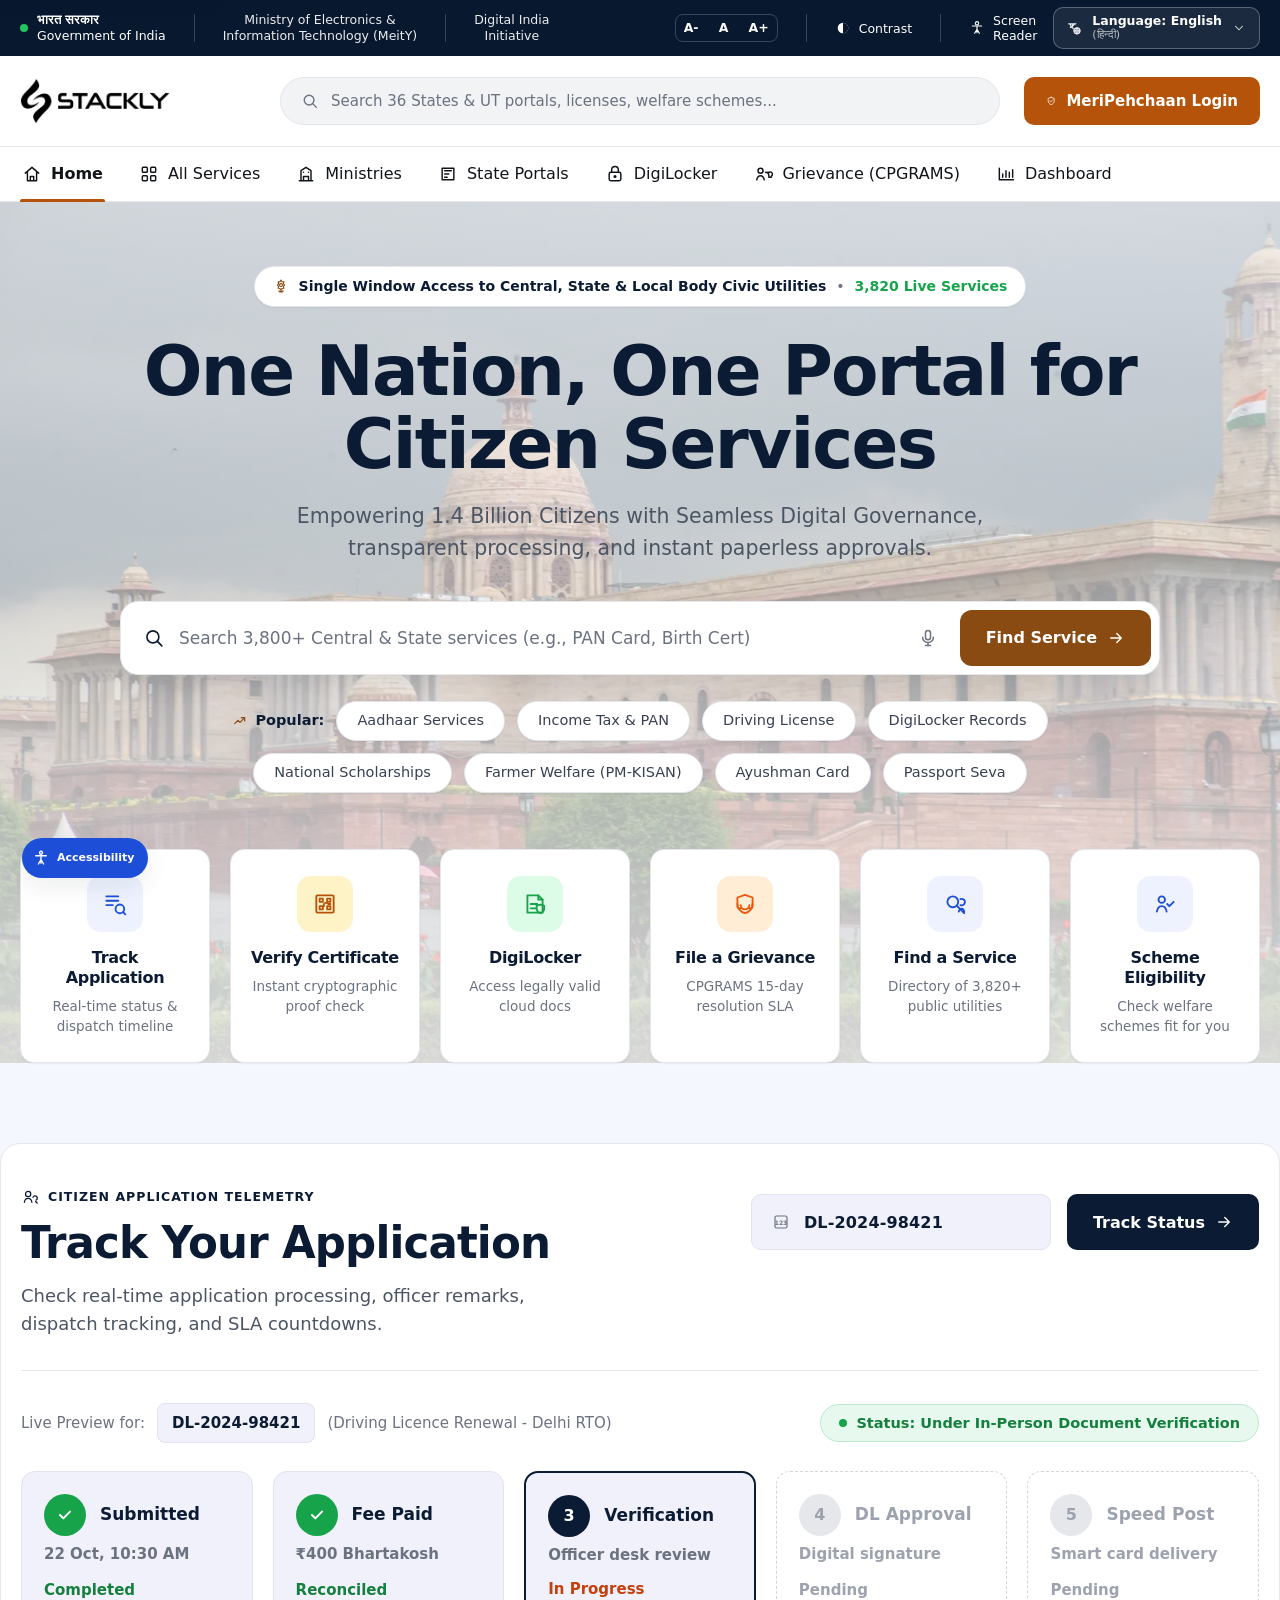
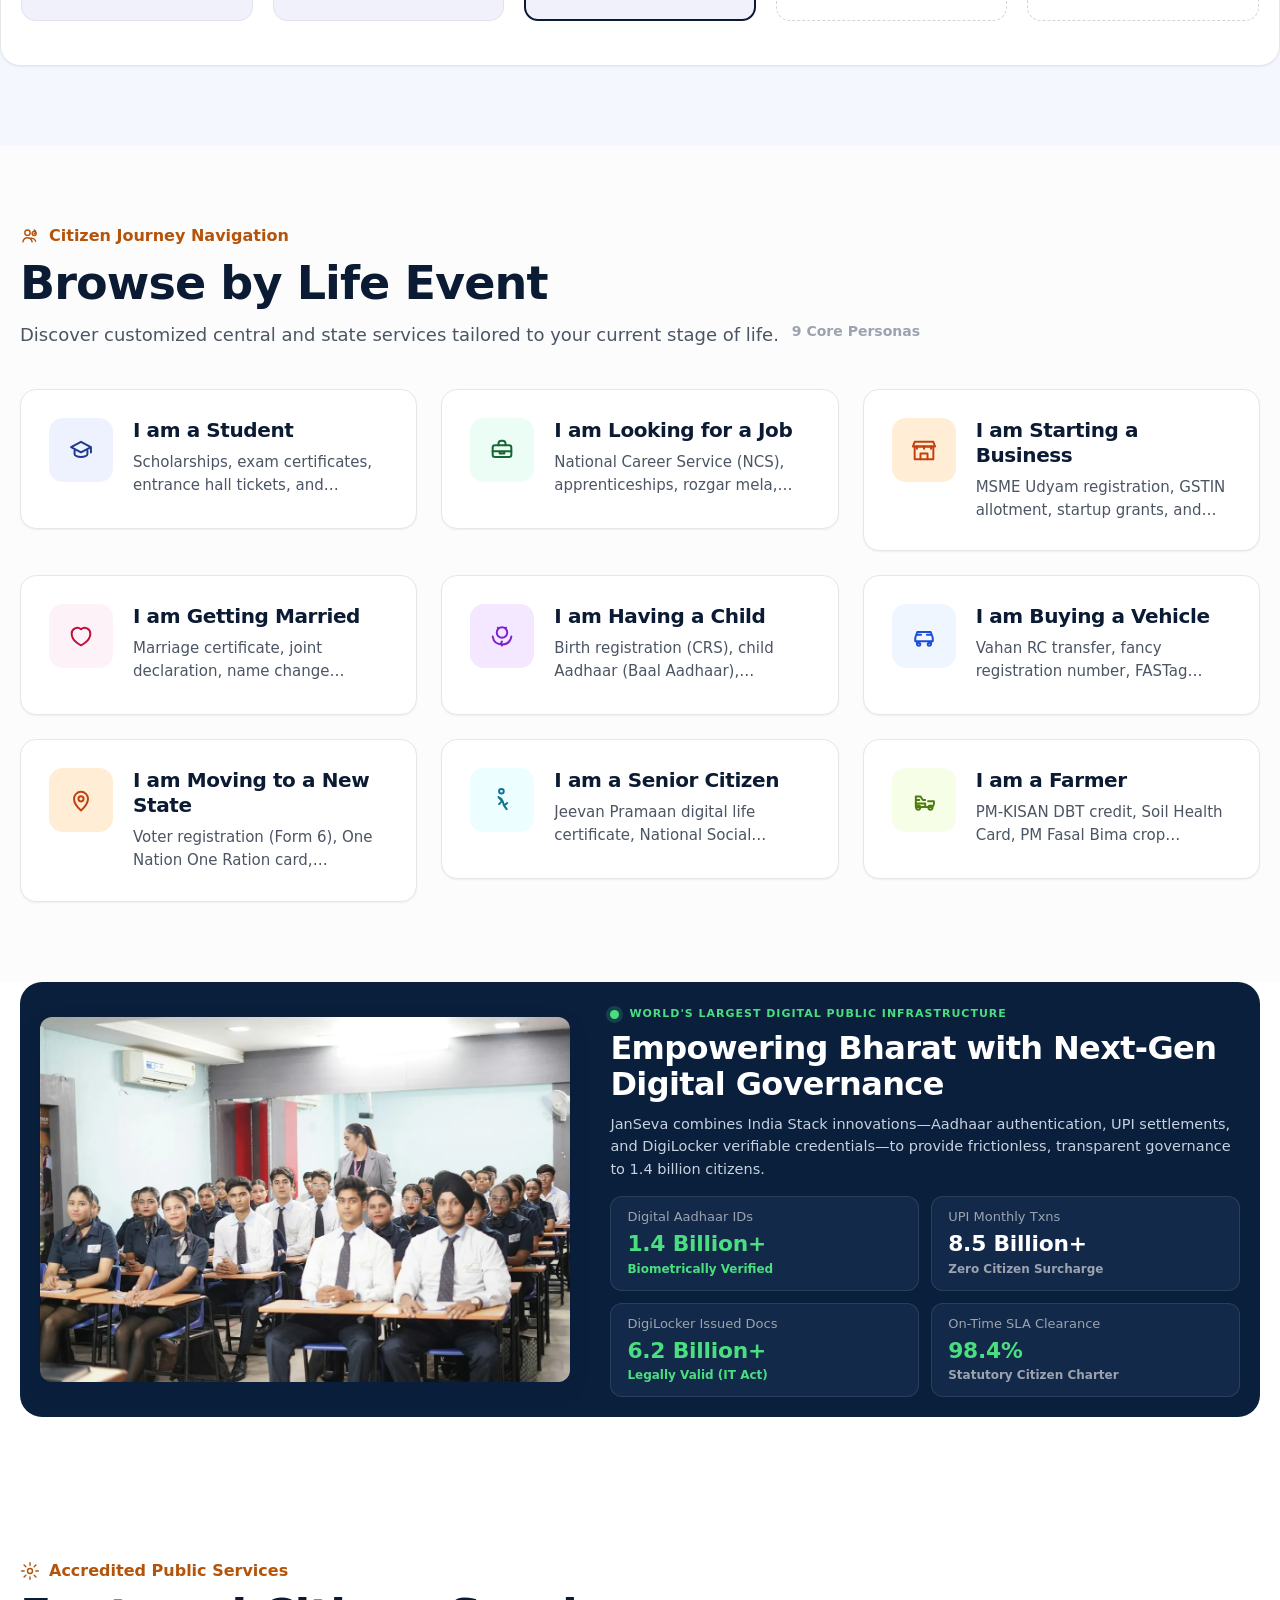
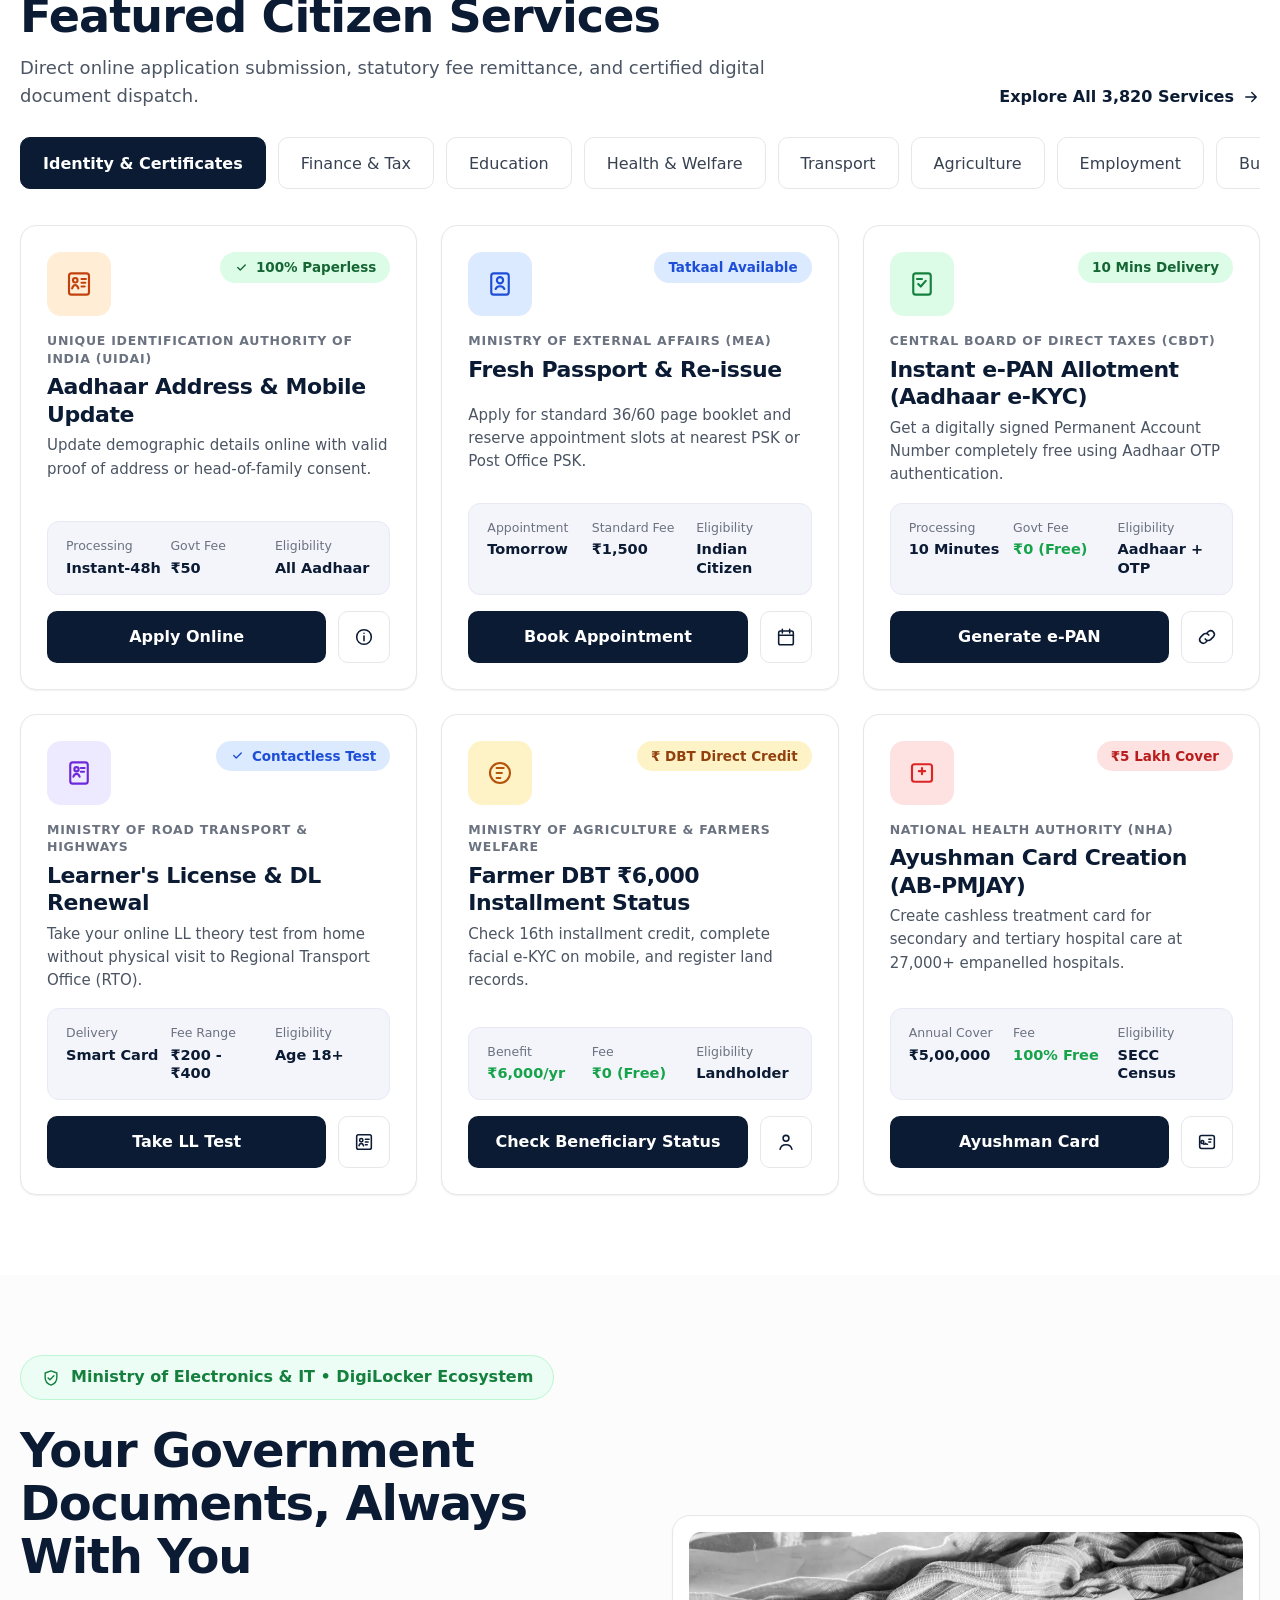
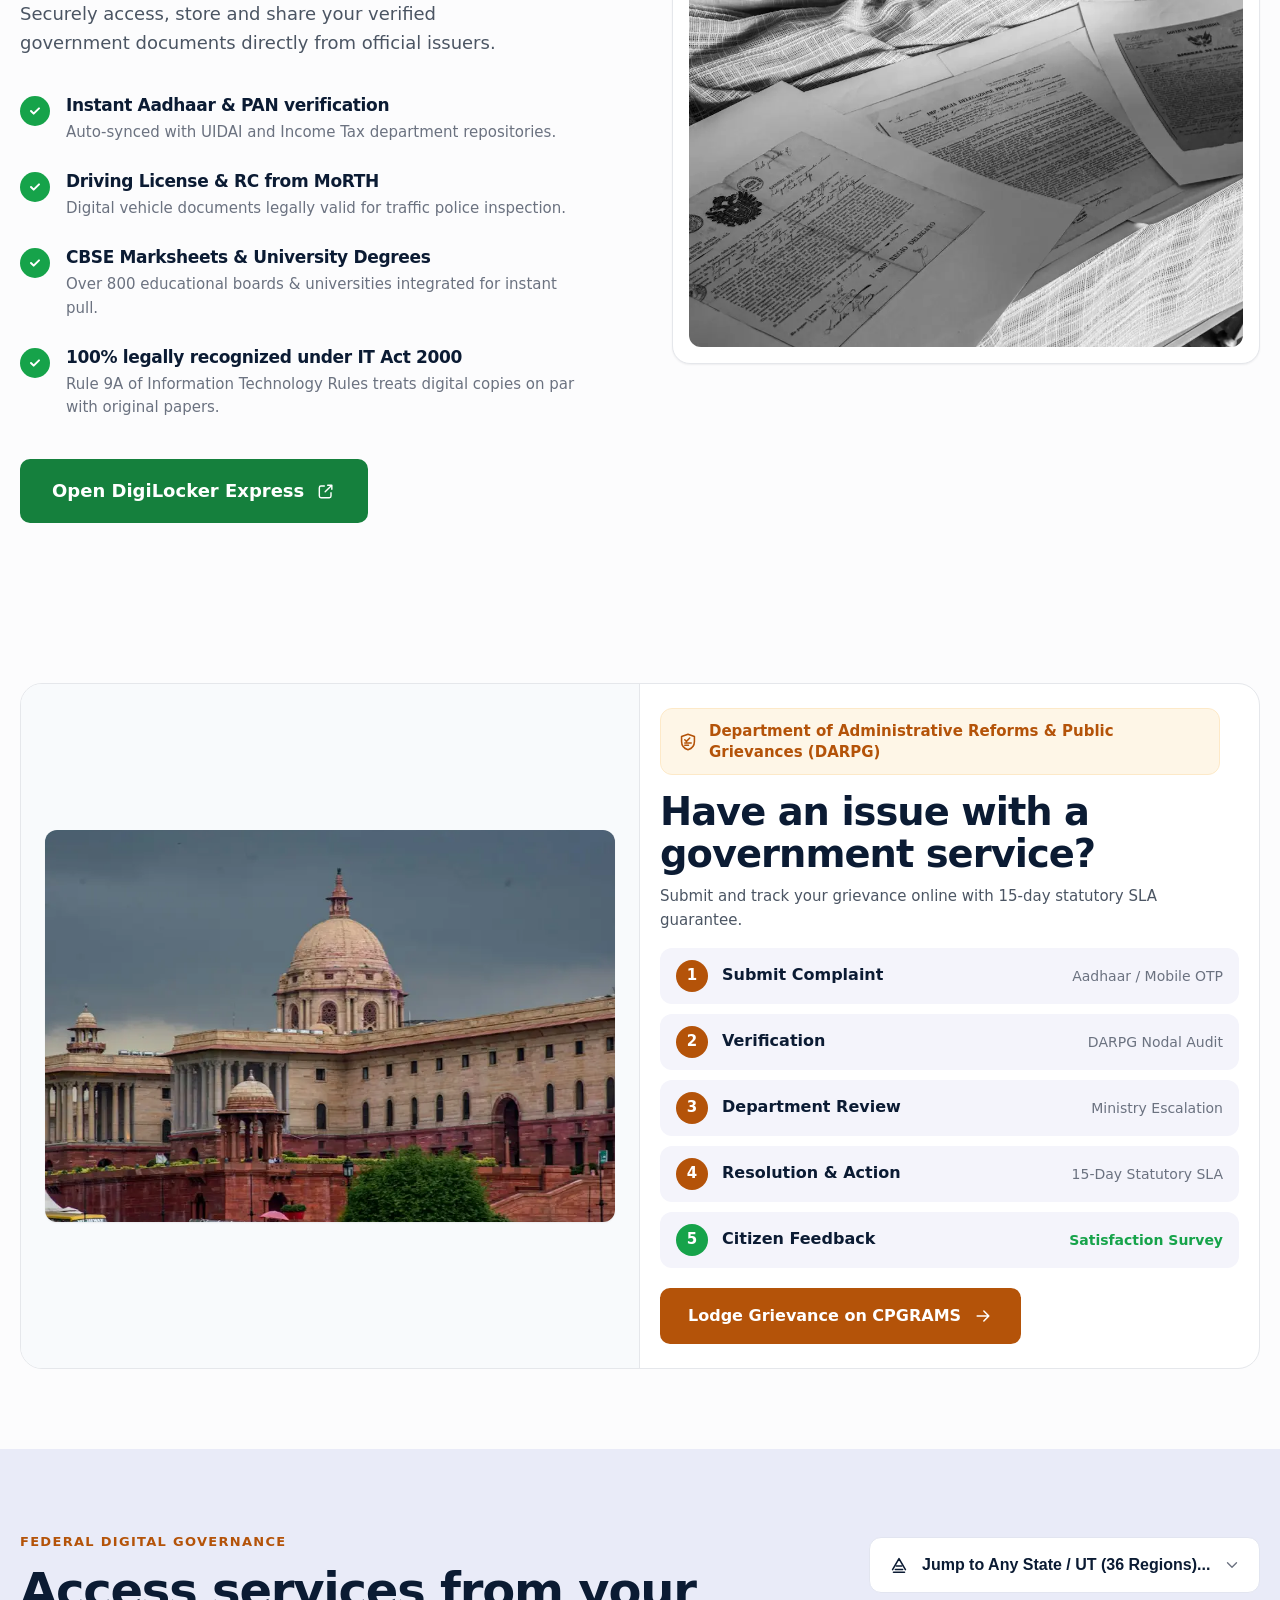
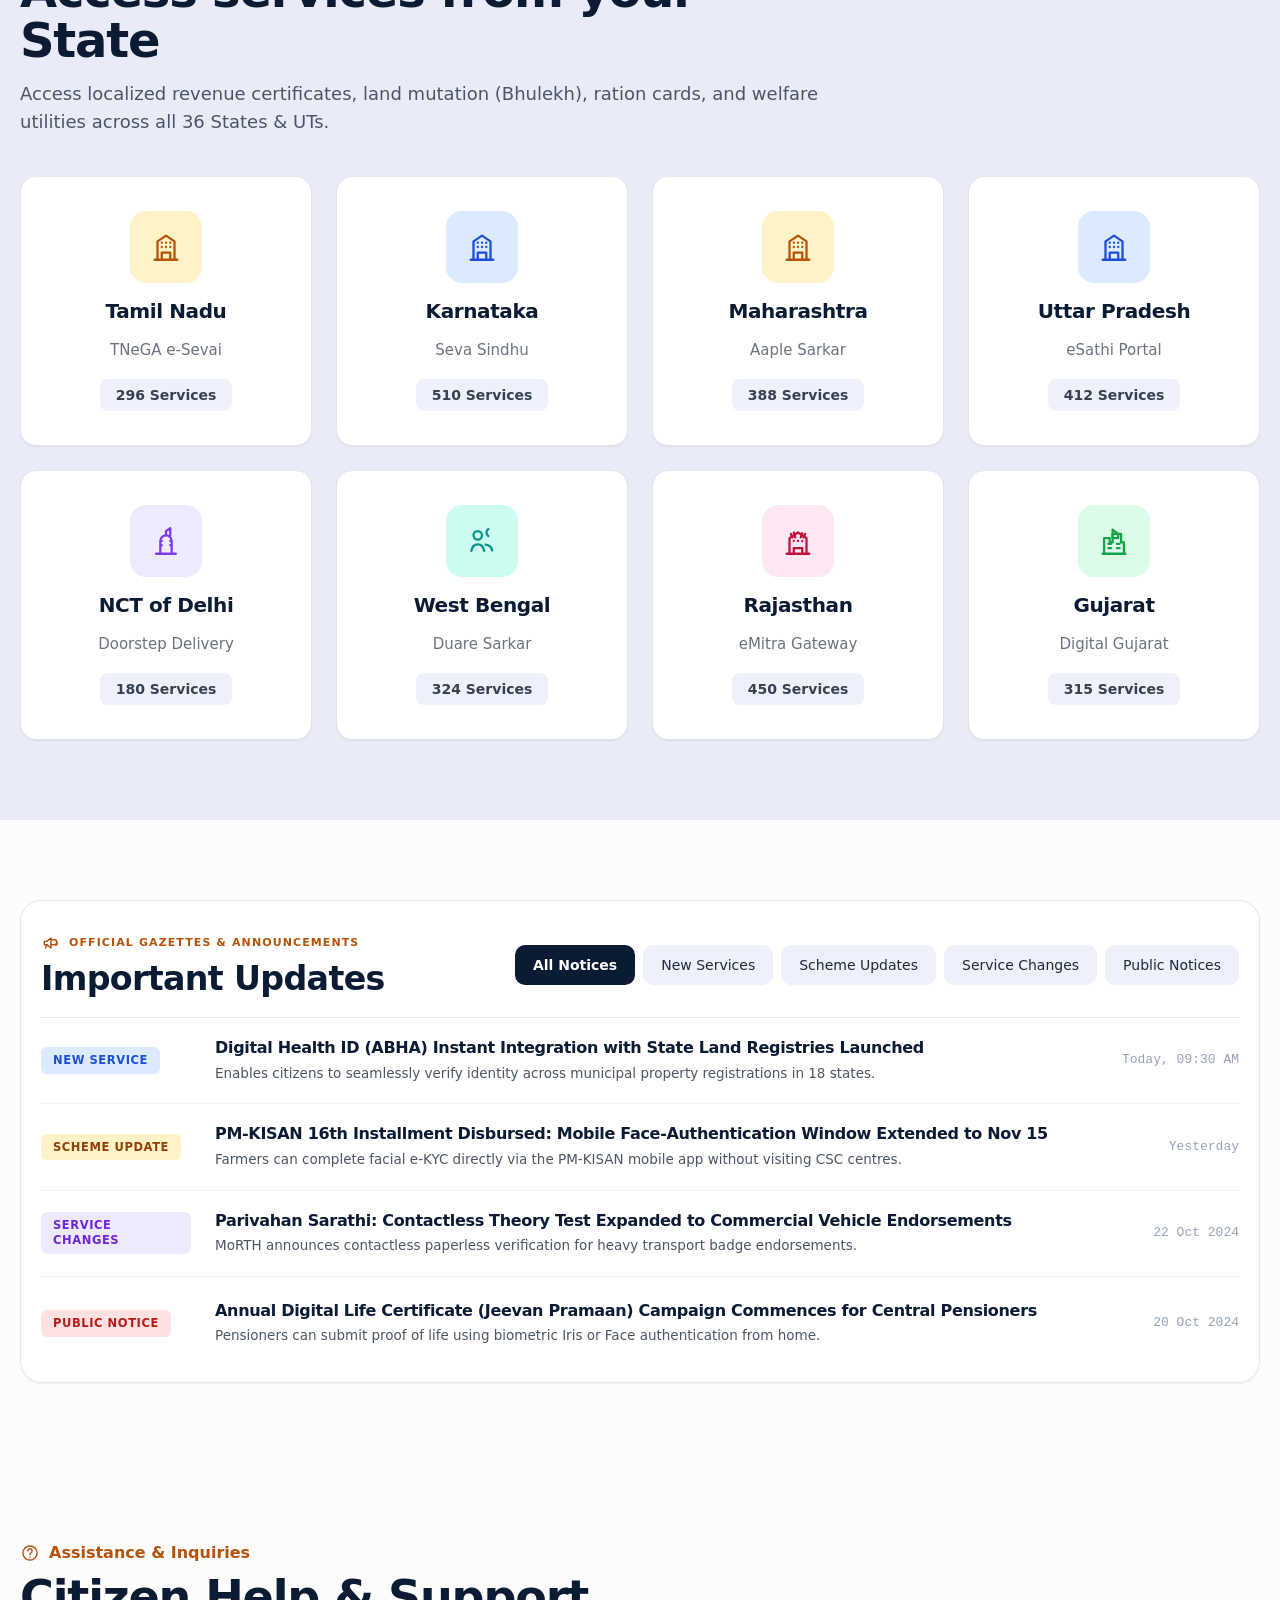
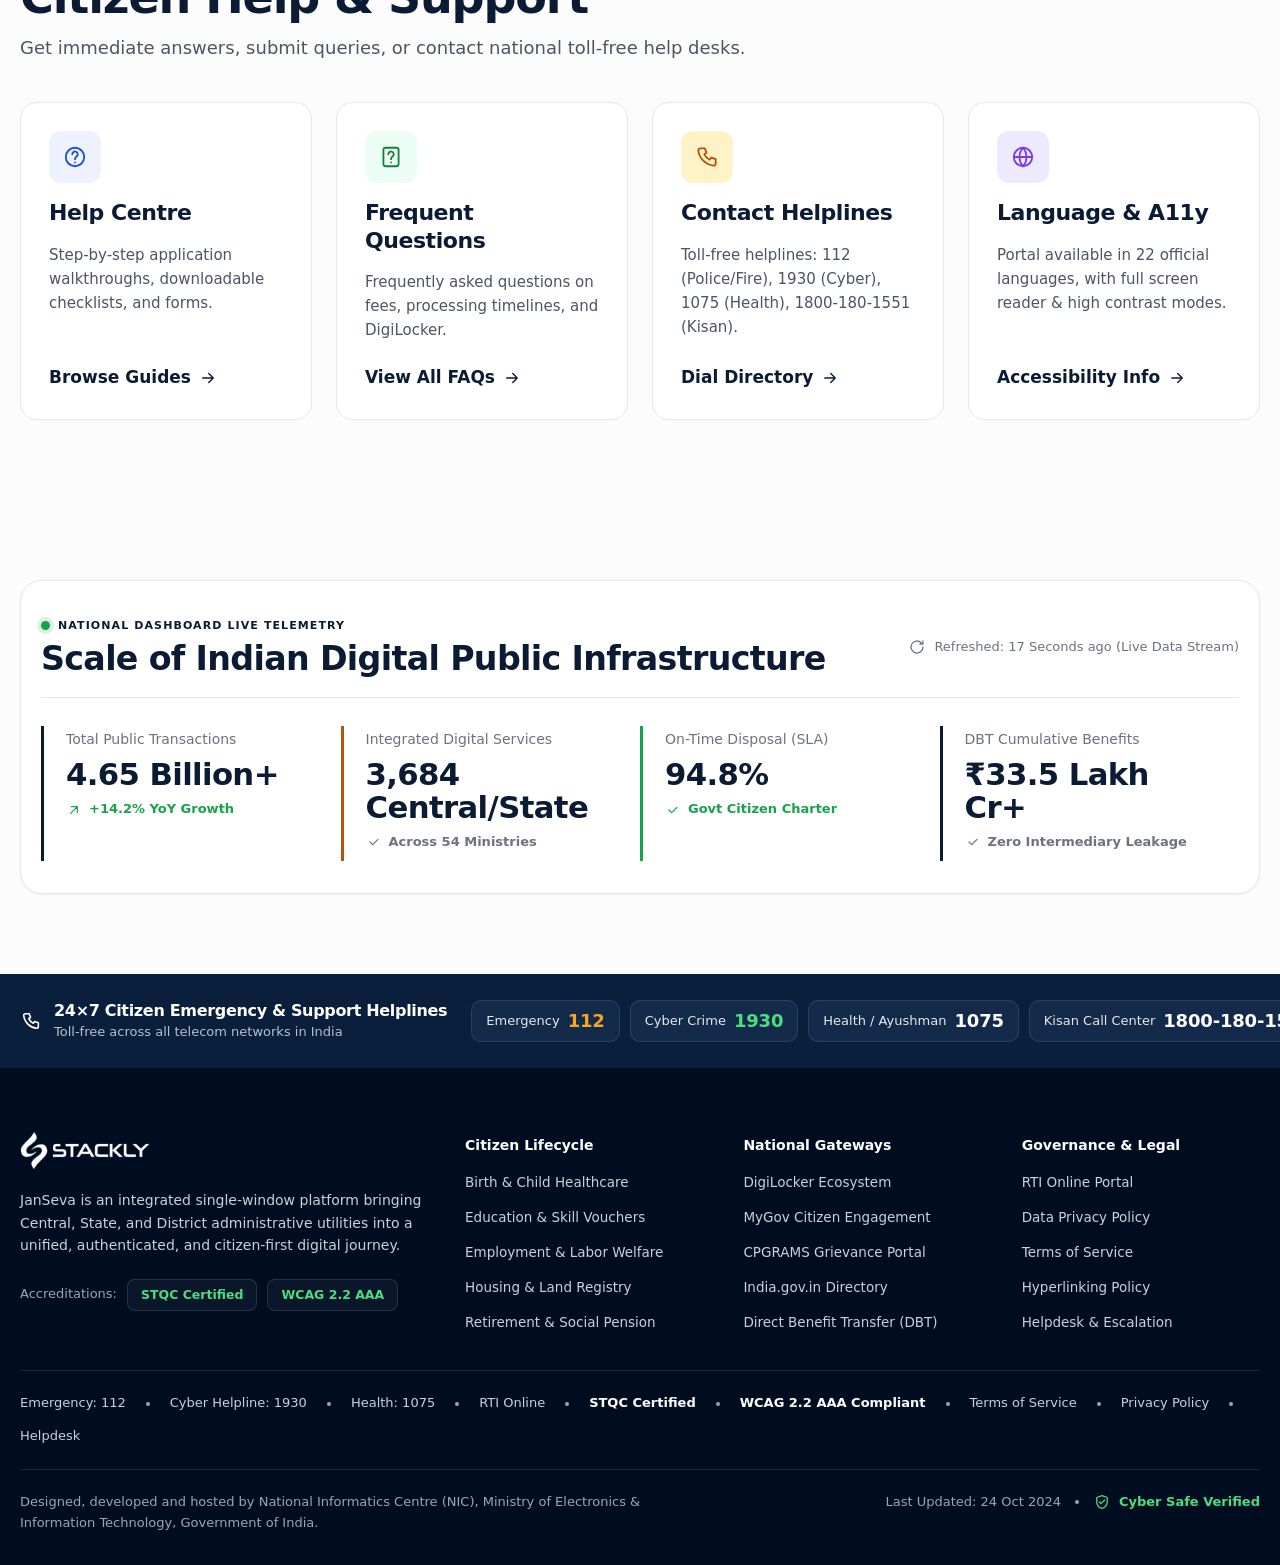
<file: index.html>
<!doctype html>
<html lang="en">
<head>
  <meta charset="utf-8">
  <meta name="viewport" content="width=device-width, initial-scale=1">
  <meta name="description" content="Stackly is a single-window portal for discovering and tracking citizen services across India.">
  <title>Stackly | One Nation, One Portal for Citizen Services</title>
  <link rel="stylesheet" href="css/style.css">
</head>
<body>
  <a class="skip-link" href="#main-content">Skip to main content</a>

  <header class="site-header" id="site-header">
    <div class="utility-bar">
      <div class="header-container utility-content">
        <div class="utility-primary">
          <div class="utility-identity">
            <span class="utility-status-dot" aria-hidden="true"></span>
            <span class="utility-stack"><span lang="hi">भारत सरकार</span><span>Government of India</span></span>
          </div>
          <span class="utility-divider" aria-hidden="true"></span>
          <div class="utility-detail"><span>Ministry of Electronics &amp;</span><span>Information Technology (MeitY)</span></div>
          <span class="utility-divider" aria-hidden="true"></span>
          <div class="utility-detail"><span>Digital India</span><span>Initiative</span></div>
        </div>

        <div class="utility-right">
          <div class="font-size-control" role="group" aria-label="Text size">
            <button type="button" data-font-size="sm" aria-label="Decrease text size">A-</button>
            <button type="button" data-font-size="md" aria-label="Reset text size">A</button>
            <button type="button" data-font-size="lg" aria-label="Increase text size">A+</button>
          </div>
          <span class="utility-divider" aria-hidden="true"></span>
          <button class="utility-tool" type="button" aria-label="Increase contrast">
            <svg class="utility-icon contrast-icon" viewBox="0 0 24 24" aria-hidden="true"><path d="M12 4a8 8 0 1 0 0 16 8 8 0 0 0 0-16Z" fill="currentColor" stroke="none" /><path d="M12 4a8 8 0 0 1 0 16Z" fill="var(--navy-900)" stroke="none" /></svg>
            <span>Contrast</span>
          </button>
          <span class="utility-divider" aria-hidden="true"></span>
          <button class="utility-tool utility-screen-reader" type="button" aria-label="Screen reader support">
            <svg class="utility-icon" viewBox="0 0 24 24" aria-hidden="true"><circle cx="12" cy="5" r="2.5" /><path d="M5 9h14M12 9v10M8.5 20l3.5-6 3.5 6" /></svg>
            <span>Screen<br>Reader</span>
          </button>
          <div class="language-control">
            <button class="language-selector" id="language-selector" type="button" aria-haspopup="listbox" aria-expanded="false" aria-controls="language-menu">
              <svg class="utility-icon" viewBox="0 0 24 24" aria-hidden="true"><path d="M4 5h11M9.5 5v2M6 5c.8 3.4 2.5 5.8 5.1 7.4M6.5 10.5c2.3-.9 4.3-2.5 5.8-4.7" /><circle cx="16.5" cy="15.5" r="4.5" /><path d="M12 15.5h9M16.5 11c1.2 1.3 1.8 2.8 1.8 4.5s-.6 3.2-1.8 4.5c-1.2-1.3-1.8-2.8-1.8-4.5s.6-3.2 1.8-4.5Z" /></svg>
              <span class="language-copy"><span>Language: English</span><span lang="hi">(हिन्दी)</span></span>
              <svg class="language-chevron" viewBox="0 0 24 24" aria-hidden="true"><path d="m6 9 6 6 6-6" /></svg>
            </button>
            <div class="language-menu" id="language-menu" role="listbox" aria-label="Choose language" hidden>
              <button type="button" role="option" aria-selected="true" data-language="English">English</button>
              <button type="button" role="option" aria-selected="false" data-language="Hindi">हिन्दी</button>
              <button type="button" role="option" aria-selected="false" data-language="Tamil">தமிழ்</button>
            </div>
          </div>
        </div>
      </div>
    </div>

    <div class="main-bar">
      <div class="header-container main-bar-inner">
        <a class="header-brand" href="index.html" aria-label="Stackly home">
          <img class="header-brand-logo" src="assets/logo/logo-stackly.webp" alt="Stackly" width="190" height="36">
        </a>
        <form class="site-search" role="search" action="#featured-services">
          <svg class="search-icon" viewBox="0 0 24 24" aria-hidden="true"><circle cx="10.8" cy="10.8" r="6.5" /><path d="m16 16 4.5 4.5" /></svg>
          <label class="sr-only" for="site-header-search">Search citizen services</label>
          <input id="site-header-search" type="search" placeholder="Search 36 States &amp; UT portals, licenses, welfare schemes..." autocomplete="off">
        </form>
        <a class="btn-login" href="login.html">
          <svg class="login-icon" viewBox="0 0 24 24" aria-hidden="true"><path d="M12 3.5 19 6v5.5c0 4.3-2.8 7.7-7 9-4.2-1.3-7-4.7-7-9V6l7-2.5Z" /><path d="m8.5 12 2.2 2.2 4.8-4.8" /></svg>
          <span>MeriPehchaan Login</span>
        </a>
        <button class="header-menu-toggle" type="button" aria-label="Open primary navigation" aria-expanded="false" aria-controls="primary-nav">
          <span></span><span></span><span></span>
        </button>
      </div>
    </div>

    <nav class="primary-nav" id="primary-nav" aria-label="Primary">
      <div class="header-container primary-nav-inner">
        <button class="header-drawer-close" type="button" aria-label="Close primary navigation" data-header-close>
          <svg class="icon" viewBox="0 0 24 24" aria-hidden="true"><path d="m6 6 12 12M18 6 6 18" /></svg>
          <span>Menu</span>
        </button>
        <a class="nav-item is-active" href="index.html" aria-current="page"><svg class="icon" viewBox="0 0 24 24" aria-hidden="true"><path d="m4 11 8-7 8 7M6.5 9.5V20h11V9.5M10 20v-5h4v5" /></svg><span>Home</span></a>
        <a class="nav-item" href="services.html"><svg class="icon" viewBox="0 0 24 24" aria-hidden="true"><rect x="4" y="4" width="6" height="6" rx="1" /><rect x="14" y="4" width="6" height="6" rx="1" /><rect x="4" y="14" width="6" height="6" rx="1" /><rect x="14" y="14" width="6" height="6" rx="1" /></svg><span>All Services</span></a>
        <a class="nav-item" href="ministries.html"><svg class="icon" viewBox="0 0 24 24" aria-hidden="true"><path d="M4 20h16M6 20V8l6-4 6 4v12M9 20v-5h6v5M9 10h.01M15 10h.01" /></svg><span>Ministries</span></a>
        <a class="nav-item" href="state-portal.html"><svg class="icon" viewBox="0 0 24 24" aria-hidden="true"><path d="M5 5h14v14H5zM8 8h8M8 12h5M8 16h3" /></svg><span>State Portals</span></a>
        <a class="nav-item" href="digilocker.html"><svg class="icon" viewBox="0 0 24 24" aria-hidden="true"><rect x="5" y="10" width="14" height="10" rx="2" /><path d="M8 10V7a4 4 0 0 1 8 0v3" /><circle cx="12" cy="15" r="1" /></svg><span>DigiLocker</span></a>
        <a class="nav-item" href="grievance.html"><svg class="icon" viewBox="0 0 24 24" aria-hidden="true"><circle cx="9" cy="8" r="3" /><path d="M4.5 19c.6-3.2 2.1-5 4.5-5s3.9 1.8 4.5 5M15 10a4 4 0 0 1 4 4v2M18 10h1.5A2.5 2.5 0 0 1 22 14.5V16h-3" /></svg><span>Grievance (CPGRAMS)</span></a>
        <a class="nav-item" href="dashboard.html"><svg class="icon" viewBox="0 0 24 24" aria-hidden="true"><path d="M4 19V5M4 19h17M8 16v-4M12 16V8M16 16v-6M20 16v-9" /></svg><span>Dashboard</span></a>
        <a class="drawer-login" href="login.html">MeriPehchaan Login</a>
      </div>
    </nav>
    <div class="header-drawer-backdrop" data-header-close hidden></div>
  </header>

  <main id="main-content">
    <section class="hero" id="top" aria-labelledby="hero-title">
      <!-- Hero background: assets/img/home/home-hero.webp (semi-transparent white overlay keeps content readable) -->
      <div class="hero__inner container">
        <div class="hero__badge reveal">
          <svg class="hero__badge-icon" viewBox="0 0 24 24" aria-hidden="true"><path d="m12 3 1.5 2.5 2.8.4-.8 2.7 1.9 2-1.9 2 .8 2.7-2.8.4L12 18l-1.5-2.3-2.8-.4.8-2.7-1.9-2 1.9-2-.8-2.7 2.8-.4L12 3Z" /><circle cx="12" cy="10.6" r="2.2" /><path d="M8.5 19.5h7M10 21h4" /></svg>
          <span>Single Window Access to Central, State &amp; Local Body Civic Utilities</span>
          <span class="hero__badge-separator" aria-hidden="true">&bull;</span>
          <span class="live">3,820 Live Services</span>
        </div>
        <h1 id="hero-title" class="hero__title">One Nation, One Portal for Citizen Services</h1>
        <p class="hero__sub">Empowering 1.4 Billion Citizens with Seamless Digital Governance, transparent processing, and instant paperless approvals.</p>
        <form class="hero__search" role="search" action="#featured-services">
          <svg class="hero__search-icon" viewBox="0 0 24 24" aria-hidden="true"><circle cx="10.8" cy="10.8" r="6.5" /><path d="m16 16 4.5 4.5" /></svg>
          <label class="sr-only" for="hero-service-search">Search for a citizen service</label>
          <input id="hero-service-search" class="hero__input" name="q" type="search" placeholder="Search 3,800+ Central &amp; State services (e.g., PAN Card, Birth Cert)" autocomplete="off">
          <button class="hero__mic" type="button" aria-label="Voice search"><svg viewBox="0 0 24 24" aria-hidden="true"><rect x="9" y="3" width="6" height="11" rx="3" /><path d="M5.5 11a6.5 6.5 0 0 0 13 0M12 17.5V21M9 21h6" /></svg></button>
          <button onclick="window.location.href='404.html'; return false;" class="btn-find" type="submit">Find Service <svg class="icon" viewBox="0 0 24 24" aria-hidden="true"><path d="M5 12h14M13 6l6 6-6 6" /></svg></button>
        </form>
        <div class="hero__popular" aria-label="Popular service searches">
          <span class="hero__popular-label"><svg viewBox="0 0 24 24" aria-hidden="true"><path d="m4 16 5-5 3 3 7-7" /><path d="M14 7h5v5" /></svg><span>Popular:</span></span>
          <a class="chip" href="#featured-services">Aadhaar Services</a>
          <a class="chip" href="#featured-services">Income Tax &amp; PAN</a>
          <a class="chip" href="#featured-services">Driving License</a>
          <a class="chip" href="#digilocker">DigiLocker Records</a>
          <a class="chip" href="#featured-services">National Scholarships</a>
          <a class="chip" href="#featured-services">Farmer Welfare (PM-KISAN)</a>
          <a class="chip" href="#featured-services">Ayushman Card</a>
          <a class="chip" href="#featured-services">Passport Seva</a>
        </div>
      </div>

      <div class="hero__features container">
        <article class="hero__card reveal">
          <div class="ico tint-blue"><svg viewBox="0 0 24 24" aria-hidden="true"><circle cx="16.5" cy="16.5" r="4" /><path d="m19.5 19.5 2 2M4 5h11M4 9h11M4 13h6" /></svg></div>
          <h3>Track Application</h3>
          <p>Real-time status &amp; dispatch timeline</p>
        </article>
        <article class="hero__card reveal">
          <div class="ico tint-amber"><svg viewBox="0 0 24 24" aria-hidden="true"><rect x="4" y="4" width="16" height="16" rx="1" /><path d="M7 7h3v3H7zM14 7h3v3h-3zM7 14h3v3H7zM14 14h3v3h-3zM12 11h2M11 12v2M17 12h-2" /></svg></div>
          <h3>Verify Certificate</h3>
          <p>Instant cryptographic proof check</p>
        </article>
        <article class="hero__card reveal">
          <div class="ico tint-green"><svg viewBox="0 0 24 24" aria-hidden="true"><path d="M5 4h10l4 4v12H5z" /><path d="M15 4v4h4M8 12h6M8 16h5" /><path d="M17 12.5c2.2.3 3.5 1.2 3.5 1.2v2.2c0 2.3-1.5 3.9-3.5 4.6-2-.7-3.5-2.3-3.5-4.6v-2.2s1.3-.9 3.5-1.2Z" /></svg></div>
          <h3>DigiLocker</h3>
          <p>Access legally valid cloud docs</p>
        </article>
        <article class="hero__card reveal">
          <div class="ico tint-orange"><svg viewBox="0 0 24 24" aria-hidden="true"><path d="M12 3.5 19 6v5.5c0 4.3-2.8 7.7-7 9-4.2-1.3-7-4.7-7-9V6l7-2.5Z" /><path d="M8 13a4 4 0 0 0 8 0M5 12v2a2 2 0 0 0 2 2h1M19 12v2a2 2 0 0 1-2 2h-1" /></svg></div>
          <h3>File a Grievance</h3>
          <p>CPGRAMS 15-day resolution SLA</p>
        </article>
        <article class="hero__card reveal">
          <div class="ico tint-blue"><svg viewBox="0 0 24 24" aria-hidden="true"><circle cx="10" cy="10" r="5" /><path d="m14 14 4 4M19 19l1.5 1.5M17 7.5a3 3 0 1 1 0 5.5M15.5 19c.3-1.8 1.1-2.8 2.5-2.8s2.2 1 2.5 2.8" /></svg></div>
          <h3>Find a Service</h3>
          <p>Directory of 3,820+ public utilities</p>
        </article>
        <article class="hero__card reveal">
          <div class="ico tint-blue"><svg viewBox="0 0 24 24" aria-hidden="true"><circle cx="9" cy="8" r="3" /><path d="M4.5 19c.6-3.2 2.1-5 4.5-5s3.9 1.8 4.5 5M14 12l2 2 4-4" /></svg></div>
          <h3>Scheme Eligibility</h3>
          <p>Check welfare schemes fit for you</p>
        </article>
      </div>
    </section>

    <section class="track track-section" id="track" aria-labelledby="track-title">
      <div class="track__card container reveal">
        <div class="track__head">
          <div class="track__intro">
            <span class="track__eyebrow"><svg viewBox="0 0 24 24" aria-hidden="true"><circle cx="9.5" cy="8" r="3.5" /><path d="M4.5 19c.6-3.4 2.5-5.1 5-5.1s4.4 1.7 5 5.1M16 12.5a3 3 0 1 1 4.2 3.7" /><path d="m19.5 18 2 2" /></svg>CITIZEN APPLICATION TELEMETRY</span>
            <h2 id="track-title" class="track__title">Track Your Application</h2>
            <p class="track__sub">Check real-time application processing, officer remarks, dispatch tracking, and SLA countdowns.</p>
          </div>
          <form class="track__form" role="search" data-track-form>
            <div class="track__field">
              <svg viewBox="0 0 24 24" aria-hidden="true"><rect x="4" y="4" width="16" height="16" rx="2" fill="none" stroke="currentColor" stroke-width="1.6" /><text x="12" y="15.5" text-anchor="middle" font-size="8" font-weight="700" fill="currentColor" stroke="none">123</text></svg>
              <label class="sr-only" for="track-ref-input">Application reference ID</label>
              <input id="track-ref-input" name="reference" type="text" value="DL-2024-98421" autocomplete="off">
            </div>
            <button onclick="window.location.href='404.html'; return false;" class="btn-track" type="submit">Track Status <svg viewBox="0 0 24 24" aria-hidden="true"><path d="M5 12h14M13 6l6 6-6 6" fill="none" stroke="currentColor" stroke-width="1.8" stroke-linecap="round" stroke-linejoin="round" /></svg></button>
          </form>
        </div>

        <hr class="track__divider">

        <div class="track__preview">
          <div class="track__preview-left">
            <span class="track__preview-label">Live Preview for:</span>
            <span class="track__ref">DL-2024-98421</span>
            <span class="track__preview-note">(Driving Licence Renewal - Delhi RTO)</span>
          </div>
          <span class="status-pill"><i aria-hidden="true"></i> Status: Under In-Person Document Verification</span>
        </div>

        <ol class="track__steps">
          <li class="step step--done reveal">
            <div class="step__top"><span class="step__num"><svg viewBox="0 0 24 24" aria-hidden="true"><path d="m6 12 4 4 8-8" fill="none" stroke="currentColor" stroke-width="2.4" stroke-linecap="round" stroke-linejoin="round" /></svg></span><span class="step__title">Submitted</span></div>
            <span class="step__meta">22 Oct, 10:30 AM</span>
            <span class="step__status">Completed</span>
          </li>
          <li class="step step--done reveal">
            <div class="step__top"><span class="step__num"><svg viewBox="0 0 24 24" aria-hidden="true"><path d="m6 12 4 4 8-8" fill="none" stroke="currentColor" stroke-width="2.4" stroke-linecap="round" stroke-linejoin="round" /></svg></span><span class="step__title">Fee Paid</span></div>
            <span class="step__meta">₹400 Bhartakosh</span>
            <span class="step__status">Reconciled</span>
          </li>
          <li class="step step--active reveal" aria-current="step">
            <div class="step__top"><span class="step__num">3</span><span class="step__title">Verification</span></div>
            <span class="step__meta">Officer desk review</span>
            <span class="step__status">In Progress</span>
          </li>
          <li class="step step--pending reveal">
            <div class="step__top"><span class="step__num">4</span><span class="step__title">DL Approval</span></div>
            <span class="step__meta">Digital signature</span>
            <span class="step__status">Pending</span>
          </li>
          <li class="step step--pending reveal">
            <div class="step__top"><span class="step__num">5</span><span class="step__title">Speed Post</span></div>
            <span class="step__meta">Smart card delivery</span>
            <span class="step__status">Pending</span>
          </li>
        </ol>
      </div>
    </section>

    <section class="life" id="life-events" aria-labelledby="life-events-title">
      <div class="container">
        <header class="life__head">
          <span class="life__eyebrow"><svg viewBox="0 0 24 24" aria-hidden="true"><circle cx="9" cy="8" r="3.2" /><circle cx="17" cy="9" r="2.4" /><path d="M3.5 19c.5-3.2 2.3-5 5.5-5s5 1.8 5.5 5M13.5 14.5c2.9.3 4.6 1.6 5.2 3.7M17 4.8a2.4 2.4 0 0 1 0 4.6" /></svg>Citizen Journey Navigation</span>
          <h2 id="life-events-title" class="life__title">Browse by Life Event</h2>
          <p class="life__sub">Discover customized central and state services tailored to your current stage of life.</p>
          <span class="life__count">9 Core Personas</span>
        </header>

        <ul class="life__grid">
          <li>
            <a class="life-card life-card--student reveal" href="#featured-services" aria-label="I am a Student - life event services">
              <span class="life-card__tile"><svg viewBox="0 0 24 24" aria-hidden="true"><path d="m3.5 9.5 8.5-4.5 8.5 4.5-8.5 4.5-8.5-4.5Z" /><path d="M6.5 12.5v3.2c0 1.2 2.5 2.3 5.5 2.3s5.5-1.1 5.5-2.3v-3.2M20.5 10.2v4" /></svg></span>
              <span class="life-card__body"><h3 class="life-card__title">I am a Student</h3><p class="life-card__desc">Scholarships, exam certificates, entrance hall tickets, and education loans.</p></span>
            </a>
          </li>
          <li>
            <a class="life-card life-card--job reveal" href="#featured-services" aria-label="I am Looking for a Job - life event services">
              <span class="life-card__tile"><svg viewBox="0 0 24 24" aria-hidden="true"><rect x="4" y="8" width="16" height="10" rx="2" /><path d="M9 8V6.5A2.5 2.5 0 0 1 11.5 4h1A2.5 2.5 0 0 1 15 6.5V8M4 13h16M10 13v2h4v-2" /></svg></span>
              <span class="life-card__body"><h3 class="life-card__title">I am Looking for a Job</h3><p class="life-card__desc">National Career Service (NCS), apprenticeships, rozgar mela, and skill training.</p></span>
            </a>
          </li>
          <li>
            <a class="life-card life-card--business reveal" href="#featured-services" aria-label="I am Starting a Business - life event services">
              <span class="life-card__tile"><svg viewBox="0 0 24 24" aria-hidden="true"><rect x="4" y="9" width="16" height="11" /><path d="M2.5 9h19l-1.5-4h-16L2.5 9Z" /><path d="M9 20v-5h6v5M6 9v2M12 9v2M18 9v2" /></svg></span>
              <span class="life-card__body"><h3 class="life-card__title">I am Starting a Business</h3><p class="life-card__desc">MSME Udyam registration, GSTIN allotment, startup grants, and shop licenses.</p></span>
            </a>
          </li>
          <li>
            <a class="life-card life-card--married reveal" href="#featured-services" aria-label="I am Getting Married - life event services">
              <span class="life-card__tile"><svg viewBox="0 0 24 24" aria-hidden="true"><path d="M12 20S4 16.5 4 9.8A4.8 4.8 0 0 1 12 6.2a4.8 4.8 0 0 1 8 3.6C20 16.5 12 20 12 20Z" /></svg></span>
              <span class="life-card__body"><h3 class="life-card__title">I am Getting Married</h3><p class="life-card__desc">Marriage certificate, joint declaration, name change publication, and spouse visa paperwork.</p></span>
            </a>
          </li>
          <li>
            <a class="life-card life-card--child reveal" href="#featured-services" aria-label="I am Having a Child - life event services">
              <span class="life-card__tile"><svg viewBox="0 0 24 24" aria-hidden="true"><circle cx="12" cy="9" r="4.5" /><path d="M8.5 5h-.1M15.5 5h-.1M4 12.5c.8 4.3 3.4 6.7 8 6.7s7.2-2.4 8-6.7M12 20.2c-.9-1.1-.9-2.4 0-3.5" /></svg></span>
              <span class="life-card__body"><h3 class="life-card__title">I am Having a Child</h3><p class="life-card__desc">Birth registration (CRS), child Aadhaar (Baal Aadhaar), maternity aid, and immunisation.</p></span>
            </a>
          </li>
          <li>
            <a class="life-card life-card--vehicle reveal" href="#featured-services" aria-label="I am Buying a Vehicle - life event services">
              <span class="life-card__tile"><svg viewBox="0 0 24 24" aria-hidden="true"><path d="M4.5 16.5v-3l1.8-5h11.4l1.8 5v3M4.5 16.5h15M6 16.5v2.5M18 16.5v2.5" /><circle cx="7.5" cy="19" r="1.3" /><circle cx="16.5" cy="19" r="1.3" /><path d="M6.5 11h3M14.5 11h3" /></svg></span>
              <span class="life-card__body"><h3 class="life-card__title">I am Buying a Vehicle</h3><p class="life-card__desc">Vahan RC transfer, fancy registration number, FASTag linking, and road tax payment.</p></span>
            </a>
          </li>
          <li>
            <a class="life-card life-card--moving reveal" href="#state-services" aria-label="I am Moving to a New State - life event services">
              <span class="life-card__tile"><svg viewBox="0 0 24 24" aria-hidden="true"><path d="M12 21s-6-5.2-6-10a6 6 0 1 1 12 0c0 4.8-6 10-6 10Z" /><circle cx="12" cy="11" r="2.2" /></svg></span>
              <span class="life-card__body"><h3 class="life-card__title">I am Moving to a New State</h3><p class="life-card__desc">Voter registration (Form 6), One Nation One Ration card, electricity meter re-assignment.</p></span>
            </a>
          </li>
          <li>
            <a class="life-card life-card--senior reveal" href="#support" aria-label="I am a Senior Citizen - life event services">
              <span class="life-card__tile"><svg viewBox="0 0 24 24" aria-hidden="true"><circle cx="11.5" cy="4.5" r="2" /><path d="M9 9.5c1.8.6 3 1.7 3.5 3.3l1.3 4 2.2 3M9 9.5l3 3.5-2.5 2.5M13.8 16.8l2.7-2.2" /></svg></span>
              <span class="life-card__body"><h3 class="life-card__title">I am a Senior Citizen</h3><p class="life-card__desc">Jeevan Pramaan digital life certificate, National Social Assistance (NSAP) pensions, and healthcare.</p></span>
            </a>
          </li>
          <li>
            <a class="life-card life-card--farmer reveal" href="#featured-services" aria-label="I am a Farmer - life event services">
              <span class="life-card__tile"><svg viewBox="0 0 24 24" aria-hidden="true"><path d="M5 15h8v3H5zM13 15v3h4.5a3 3 0 0 0 3-3v-2h-5" /><circle cx="7" cy="18.5" r="1.8" /><circle cx="17.5" cy="18.5" r="1.8" /><path d="M5 15V9h4l2 3h2M5 12h3" /></svg></span>
              <span class="life-card__body"><h3 class="life-card__title">I am a Farmer</h3><p class="life-card__desc">PM-KISAN DBT credit, Soil Health Card, PM Fasal Bima crop insurance, and Kisan Credit Card.</p></span>
            </a>
          </li>
        </ul>
      </div>
    </section>

    <section class="gov" id="governance" aria-labelledby="governance-title">
      <div class="container">
        <div class="gov__panel reveal">
          <div class="gov__media">
            <!-- TODO: swap with final compressed webp -->
            <img src="assets/img/home/img2.webp" alt="Citizens training in a digital governance classroom" loading="lazy" decoding="async" width="900" height="620">
          </div>
          <div class="gov__content">
            <span class="gov__eyebrow"><i aria-hidden="true"></i> WORLD'S LARGEST DIGITAL PUBLIC INFRASTRUCTURE</span>
            <h2 id="governance-title" class="gov__title">Empowering Bharat with Next-Gen Digital Governance</h2>
            <p class="gov__text">JanSeva combines India Stack innovations—Aadhaar authentication, UPI settlements, and DigiLocker verifiable credentials—to provide frictionless, transparent governance to 1.4 billion citizens.</p>
            <div class="gov__stats">
              <div class="stat reveal">
                <div class="stat__label">Digital Aadhaar IDs</div>
                <div class="stat__value is-green"><span class="counter" data-target="1.4" data-decimals="1">1.4</span> Billion+</div>
                <div class="stat__note is-green">Biometrically Verified</div>
              </div>
              <div class="stat reveal">
                <div class="stat__label">UPI Monthly Txns</div>
                <div class="stat__value"><span class="counter" data-target="8.5" data-decimals="1">8.5</span> Billion+</div>
                <div class="stat__note">Zero Citizen Surcharge</div>
              </div>
              <div class="stat reveal">
                <div class="stat__label">DigiLocker Issued Docs</div>
                <div class="stat__value is-green"><span class="counter" data-target="6.2" data-decimals="1">6.2</span> Billion+</div>
                <div class="stat__note is-green">Legally Valid (IT Act)</div>
              </div>
              <div class="stat reveal">
                <div class="stat__label">On-Time SLA Clearance</div>
                <div class="stat__value is-green"><span class="counter" data-target="98.4" data-decimals="1">98.4</span>%</div>
                <div class="stat__note">Statutory Citizen Charter</div>
              </div>
            </div>
          </div>
        </div>
      </div>
    </section>

    <section class="services" id="featured-services" aria-labelledby="services-title">
      <div class="container">
        <header class="services__head">
          <div>
            <span class="services__eyebrow"><svg viewBox="0 0 24 24" aria-hidden="true"><circle cx="12" cy="12" r="3" /><path d="M12 2v3M12 19v3M4.9 4.9l2.1 2.1M17 17l2.1 2.1M2 12h3M19 12h3M4.9 19.1 7 17M17 7l2.1-2.1" /></svg>Accredited Public Services</span>
            <h2 id="services-title" class="services__title">Featured Citizen Services</h2>
            <p class="services__sub">Direct online application submission, statutory fee remittance, and certified digital document dispatch.</p>
          </div>
          <a class="services__all" href="#featured-services">Explore All 3,820 Services <svg viewBox="0 0 24 24" aria-hidden="true"><path d="M5 12h14M13 6l6 6-6 6" fill="none" stroke="currentColor" stroke-width="1.8" stroke-linecap="round" stroke-linejoin="round" /></svg></a>
        </header>

        <div class="services__tabs" role="tablist" aria-label="Service categories">
          <button class="tab is-active" type="button" role="tab" aria-selected="true" data-category="identity">Identity &amp; Certificates</button>
          <button class="tab" type="button" role="tab" aria-selected="false" data-category="finance">Finance &amp; Tax</button>
          <button class="tab" type="button" role="tab" aria-selected="false" data-category="education">Education</button>
          <button class="tab" type="button" role="tab" aria-selected="false" data-category="health">Health &amp; Welfare</button>
          <button class="tab" type="button" role="tab" aria-selected="false" data-category="transport">Transport</button>
          <button class="tab" type="button" role="tab" aria-selected="false" data-category="agriculture">Agriculture</button>
          <button class="tab" type="button" role="tab" aria-selected="false" data-category="employment">Employment</button>
          <button class="tab" type="button" role="tab" aria-selected="false" data-category="business">Business &amp; Licences</button>
          <button class="tab" type="button" role="tab" aria-selected="false" data-category="housing">Housing</button>
        </div>

        <div class="services__grid" id="servicesGrid">
          <article class="service-card service-card--aadhaar reveal" data-category="identity">
            <div class="service-card__top">
              <div class="service-card__tile"><svg viewBox="0 0 24 24" aria-hidden="true"><rect x="4" y="3.5" width="16" height="17" rx="2" /><circle cx="9" cy="9" r="1.8" /><path d="M6.5 15.5c.6-1.8 1.5-2.7 2.5-2.7s1.9.9 2.5 2.7M14 8h3.5M14 11h3M14 14h2.5" /></svg></div>
              <span class="service-card__badge badge-green"><svg viewBox="0 0 24 24" aria-hidden="true"><path d="m6 12 4 4 8-8" /></svg>100% Paperless</span>
            </div>
            <div class="service-card__body">
              <span class="service-card__authority">Unique Identification Authority of India (UIDAI)</span>
              <h3 class="service-card__title">Aadhaar Address &amp; Mobile Update</h3>
              <p class="service-card__desc">Update demographic details online with valid proof of address or head-of-family consent.</p>
            </div>
            <dl class="service-card__meta">
              <div><dt class="meta__label">Processing</dt><dd class="meta__value">Instant-48h</dd></div>
              <div><dt class="meta__label">Govt Fee</dt><dd class="meta__value">₹50</dd></div>
              <div><dt class="meta__label">Eligibility</dt><dd class="meta__value">All Aadhaar</dd></div>
            </dl>
            <div class="service-card__actions">
              <button onclick="window.location.href='404.html'" class="btn-service" type="button">Apply Online</button>
              <button onclick="window.location.href='404.html'" class="btn-icon" type="button" aria-label="More details about Aadhaar Address and Mobile Update"><svg viewBox="0 0 24 24" aria-hidden="true"><circle cx="12" cy="12" r="8" /><path d="M12 11v5M12 8h.01" /></svg></button>
            </div>
          </article>

          <article class="service-card service-card--passport reveal" data-category="identity">
            <div class="service-card__top">
              <div class="service-card__tile"><svg viewBox="0 0 24 24" aria-hidden="true"><rect x="5" y="3.5" width="14" height="17" rx="2" /><circle cx="12" cy="9" r="2.5" /><path d="M8.5 16c.6-1.5 1.9-2.2 3.5-2.2s2.9.7 3.5 2.2" /></svg></div>
              <span class="service-card__badge badge-blue">Tatkaal Available</span>
            </div>
            <div class="service-card__body">
              <span class="service-card__authority">Ministry of External Affairs (MEA)</span>
              <h3 class="service-card__title">Fresh Passport &amp; Re-issue</h3>
              <p class="service-card__desc">Apply for standard 36/60 page booklet and reserve appointment slots at nearest PSK or Post Office PSK.</p>
            </div>
            <dl class="service-card__meta">
              <div><dt class="meta__label">Appointment</dt><dd class="meta__value">Tomorrow</dd></div>
              <div><dt class="meta__label">Standard Fee</dt><dd class="meta__value">₹1,500</dd></div>
              <div><dt class="meta__label">Eligibility</dt><dd class="meta__value">Indian Citizen</dd></div>
            </dl>
            <div class="service-card__actions">
              <button onclick="window.location.href='404.html'" class="btn-service" type="button">Book Appointment</button>
              <button onclick="window.location.href='404.html'" class="btn-icon" type="button" aria-label="More details about Fresh Passport and Re-issue"><svg viewBox="0 0 24 24" aria-hidden="true"><rect x="4" y="5.5" width="16" height="15" rx="2" /><path d="M8 3.5v4M16 3.5v4M4 10h16" /></svg></button>
            </div>
          </article>

          <article class="service-card service-card--epan reveal" data-category="finance">
            <div class="service-card__top">
              <div class="service-card__tile"><svg viewBox="0 0 24 24" aria-hidden="true"><rect x="5" y="3.5" width="14" height="17" rx="2" /><path d="m9 12 2 2 4-4.5" /><path d="M8 8h4" /></svg></div>
              <span class="service-card__badge badge-green">10 Mins Delivery</span>
            </div>
            <div class="service-card__body">
              <span class="service-card__authority">Central Board of Direct Taxes (CBDT)</span>
              <h3 class="service-card__title">Instant e-PAN Allotment (Aadhaar e-KYC)</h3>
              <p class="service-card__desc">Get a digitally signed Permanent Account Number completely free using Aadhaar OTP authentication.</p>
            </div>
            <dl class="service-card__meta">
              <div><dt class="meta__label">Processing</dt><dd class="meta__value">10 Minutes</dd></div>
              <div><dt class="meta__label">Govt Fee</dt><dd class="meta__value is-green">₹0 (Free)</dd></div>
              <div><dt class="meta__label">Eligibility</dt><dd class="meta__value">Aadhaar + OTP</dd></div>
            </dl>
            <div class="service-card__actions">
              <button onclick="window.location.href='404.html'" class="btn-service" type="button">Generate e-PAN</button>
              <button onclick="window.location.href='404.html'" class="btn-icon" type="button" aria-label="More details about Instant e-PAN Allotment"><svg viewBox="0 0 24 24" aria-hidden="true"><path d="M10 14a4 4 0 0 0 6.2.6l3-3a4 4 0 0 0-5.6-5.6l-1.4 1.4" /><path d="M14 10a4 4 0 0 0-6.2-.6l-3 3a4 4 0 0 0 5.6 5.6l1.4-1.4" /></svg></button>
            </div>
          </article>

          <article class="service-card service-card--dl reveal" data-category="transport">
            <div class="service-card__top">
              <div class="service-card__tile"><svg viewBox="0 0 24 24" aria-hidden="true"><rect x="5" y="3.5" width="14" height="17" rx="2" /><circle cx="10" cy="9" r="1.7" /><path d="M7.5 15c.5-1.5 1.4-2.3 2.5-2.3s2 .8 2.5 2.3M13.5 8h3M13.5 11h2.5" /></svg></div>
              <span class="service-card__badge badge-blue"><svg viewBox="0 0 24 24" aria-hidden="true"><path d="m6 12 4 4 8-8" /></svg>Contactless Test</span>
            </div>
            <div class="service-card__body">
              <span class="service-card__authority">Ministry of Road Transport &amp; Highways</span>
              <h3 class="service-card__title">Learner's License &amp; DL Renewal</h3>
              <p class="service-card__desc">Take your online LL theory test from home without physical visit to Regional Transport Office (RTO).</p>
            </div>
            <dl class="service-card__meta">
              <div><dt class="meta__label">Delivery</dt><dd class="meta__value">Smart Card</dd></div>
              <div><dt class="meta__label">Fee Range</dt><dd class="meta__value">₹200 - ₹400</dd></div>
              <div><dt class="meta__label">Eligibility</dt><dd class="meta__value">Age 18+</dd></div>
            </dl>
            <div class="service-card__actions">
              <button onclick="window.location.href='404.html'" class="btn-service" type="button">Take LL Test</button>
              <button onclick="window.location.href='404.html'" class="btn-icon" type="button" aria-label="More details about Learner's License and DL Renewal"><svg viewBox="0 0 24 24" aria-hidden="true"><rect x="4" y="4" width="16" height="16" rx="2" /><circle cx="9" cy="10" r="1.8" /><path d="M6.5 16c.5-1.7 1.4-2.5 2.5-2.5s2 .8 2.5 2.5M13.5 9h4M13.5 12h3M13.5 15h2" /></svg></button>
            </div>
          </article>

          <article class="service-card service-card--farmer reveal" data-category="agriculture">
            <div class="service-card__top">
              <div class="service-card__tile"><svg viewBox="0 0 24 24" aria-hidden="true"><circle cx="12" cy="12" r="8" /><path d="M9.3 8h5.6M9.3 12h4.2M9.3 16h3" /></svg></div>
              <span class="service-card__badge badge-amber">₹ DBT Direct Credit</span>
            </div>
            <div class="service-card__body">
              <span class="service-card__authority">Ministry of Agriculture &amp; Farmers Welfare</span>
              <h3 class="service-card__title">Farmer DBT ₹6,000 Installment Status</h3>
              <p class="service-card__desc">Check 16th installment credit, complete facial e-KYC on mobile, and register land records.</p>
            </div>
            <dl class="service-card__meta">
              <div><dt class="meta__label">Benefit</dt><dd class="meta__value is-green">₹6,000/yr</dd></div>
              <div><dt class="meta__label">Fee</dt><dd class="meta__value is-green">₹0 (Free)</dd></div>
              <div><dt class="meta__label">Eligibility</dt><dd class="meta__value">Landholder</dd></div>
            </dl>
            <div class="service-card__actions">
              <button onclick="window.location.href='404.html'" class="btn-service" type="button">Check Beneficiary Status</button>
              <button onclick="window.location.href='404.html'" class="btn-icon" type="button" aria-label="More details about Farmer DBT Installment Status"><svg viewBox="0 0 24 24" aria-hidden="true"><circle cx="12" cy="8" r="3.2" /><path d="M5.5 20c.7-3.4 2.8-5.1 6.5-5.1s5.8 1.7 6.5 5.1" /></svg></button>
            </div>
          </article>

          <article class="service-card service-card--ayushman reveal" data-category="health">
            <div class="service-card__top">
              <div class="service-card__tile"><svg viewBox="0 0 24 24" aria-hidden="true"><rect x="4" y="5" width="16" height="14" rx="2" /><path d="M12 8v5M9.5 10.5h5" /></svg></div>
              <span class="service-card__badge badge-pink">₹5 Lakh Cover</span>
            </div>
            <div class="service-card__body">
              <span class="service-card__authority">National Health Authority (NHA)</span>
              <h3 class="service-card__title">Ayushman Card Creation (AB-PMJAY)</h3>
              <p class="service-card__desc">Create cashless treatment card for secondary and tertiary hospital care at 27,000+ empanelled hospitals.</p>
            </div>
            <dl class="service-card__meta">
              <div><dt class="meta__label">Annual Cover</dt><dd class="meta__value">₹5,00,000</dd></div>
              <div><dt class="meta__label">Fee</dt><dd class="meta__value is-green">100% Free</dd></div>
              <div><dt class="meta__label">Eligibility</dt><dd class="meta__value">SECC Census</dd></div>
            </dl>
            <div class="service-card__actions">
              <button onclick="window.location.href='404.html'" class="btn-service" type="button">Ayushman Card</button>
              <button onclick="window.location.href='404.html'" class="btn-icon" type="button" aria-label="More details about Ayushman Card Creation"><svg viewBox="0 0 24 24" aria-hidden="true"><rect x="4" y="5" width="16" height="14" rx="2" /><path d="M8.5 12a1.6 1.6 0 1 0 0 .01M8.5 14.5c.8 0 1.5-.4 2-1 .1.6.8 1 2 1M14 9h2.5M14 12h2" /></svg></button>
            </div>
          </article>
        </div>
      </div>
    </section>

    <section class="digi" id="digilocker" aria-labelledby="digilocker-title">
      <div class="container digi__grid">
        <div class="digi__content reveal">
          <span class="digi__badge"><svg viewBox="0 0 24 24" aria-hidden="true"><path d="M12 3.5 19 6v5.5c0 4.3-2.8 7.7-7 9-4.2-1.3-7-4.7-7-9V6l7-2.5Z" /><path d="m8.5 12 2.2 2.2 4.8-4.8" /></svg>Ministry of Electronics &amp; IT &bull; DigiLocker Ecosystem</span>
          <h2 id="digilocker-title" class="digi__title">Your Government Documents, Always With You</h2>
          <p class="digi__sub">Securely access, store and share your verified government documents directly from official issuers.</p>
          <ul class="digi__list">
            <li class="digi-item reveal">
              <span class="digi-item__check"><svg viewBox="0 0 24 24" aria-hidden="true"><path d="m6 12 4 4 8-8" /></svg></span>
              <span><h3 class="digi-item__title">Instant Aadhaar &amp; PAN verification</h3><p class="digi-item__desc">Auto-synced with UIDAI and Income Tax department repositories.</p></span>
            </li>
            <li class="digi-item reveal">
              <span class="digi-item__check"><svg viewBox="0 0 24 24" aria-hidden="true"><path d="m6 12 4 4 8-8" /></svg></span>
              <span><h3 class="digi-item__title">Driving License &amp; RC from MoRTH</h3><p class="digi-item__desc">Digital vehicle documents legally valid for traffic police inspection.</p></span>
            </li>
            <li class="digi-item reveal">
              <span class="digi-item__check"><svg viewBox="0 0 24 24" aria-hidden="true"><path d="m6 12 4 4 8-8" /></svg></span>
              <span><h3 class="digi-item__title">CBSE Marksheets &amp; University Degrees</h3><p class="digi-item__desc">Over 800 educational boards &amp; universities integrated for instant pull.</p></span>
            </li>
            <li class="digi-item reveal">
              <span class="digi-item__check"><svg viewBox="0 0 24 24" aria-hidden="true"><path d="m6 12 4 4 8-8" /></svg></span>
              <span><h3 class="digi-item__title">100% legally recognized under IT Act 2000</h3><p class="digi-item__desc">Rule 9A of Information Technology Rules treats digital copies on par with original papers.</p></span>
            </li>
          </ul>
          <a class="btn-digi" href="404.html">Open DigiLocker Express <svg viewBox="0 0 24 24" aria-hidden="true"><path d="M14 5h5v5M19 5l-8 8M10 6H6a2 2 0 0 0-2 2v10a2 2 0 0 0 2 2h10a2 2 0 0 0 2-2v-4" /></svg></a>
        </div>
        <div class="digi__media reveal">
          <!-- TODO: swap with final compressed webp -->
          <img src="assets/img/home/img3.webp" alt="Verified government documents issued digitally" loading="lazy" decoding="async" width="900" height="620">
        </div>
      </div>
    </section>

    <section class="grievance" id="grievance" aria-labelledby="grievance-title">
      <div class="container">
        <div class="grievance__card reveal">
          <div class="grievance__media">
            <!-- TODO: swap with final compressed webp -->
            <img src="assets/img/home/img4.webp" alt="Rashtrapati Bhavan, seat of Indian governance" loading="lazy" decoding="async" width="900" height="620">
          </div>
          <div class="grievance__content">
            <div class="grievance__badge">
              <svg viewBox="0 0 24 24" aria-hidden="true"><path d="M12 3.5 19 6v5.5c0 4.3-2.8 7.7-7 9-4.2-1.3-7-4.7-7-9V6l7-2.5Z" /><path d="m8.5 9.5 1.8 1.8 3.6-3.6M8.5 13h7M8.5 15.5h4" /></svg>
              Department of Administrative Reforms &amp; Public Grievances (DARPG)
            </div>
            <h2 id="grievance-title" class="grievance__title">Have an issue with a government service?</h2>
            <p class="grievance__sub">Submit and track your grievance online with 15-day statutory SLA guarantee.</p>
            <ol class="grievance__steps">
              <li class="gstep reveal"><span class="gstep__num">1</span><span class="gstep__label">Submit Complaint</span><span class="gstep__meta">Aadhaar / Mobile OTP</span></li>
              <li class="gstep reveal"><span class="gstep__num">2</span><span class="gstep__label">Verification</span><span class="gstep__meta">DARPG Nodal Audit</span></li>
              <li class="gstep reveal"><span class="gstep__num">3</span><span class="gstep__label">Department Review</span><span class="gstep__meta">Ministry Escalation</span></li>
              <li class="gstep reveal"><span class="gstep__num">4</span><span class="gstep__label">Resolution &amp; Action</span><span class="gstep__meta">15-Day Statutory SLA</span></li>
              <li class="gstep is-final reveal"><span class="gstep__num">5</span><span class="gstep__label">Citizen Feedback</span><span class="gstep__meta">Satisfaction Survey</span></li>
            </ol>
            <a class="btn-grievance" href="404.html">Lodge Grievance on CPGRAMS <svg viewBox="0 0 24 24" aria-hidden="true"><path d="M5 12h14M13 6l6 6-6 6" fill="none" stroke="currentColor" stroke-width="1.8" stroke-linecap="round" stroke-linejoin="round" /></svg></a>
          </div>
        </div>
      </div>
    </section>

    <section class="states" id="state-services" aria-labelledby="state-title">
      <div class="container">
        <header class="states__head">
          <div>
            <span class="states__eyebrow">Federal Digital Governance</span>
            <h2 id="state-title" class="states__title">Access services from your State</h2>
            <p class="states__sub">Access localized revenue certificates, land mutation (Bhulekh), ration cards, and welfare utilities across all 36 States &amp; UTs.</p>
          </div>
          <label class="states__select">
            <svg viewBox="0 0 24 24" aria-hidden="true"><path d="m5 17 7-12 7 12M8 17h8M6 20h12" /><path d="M9 13h6" /></svg>
            <select aria-label="Jump to a State or UT">
              <option value="">Jump to Any State / UT (36 Regions)...</option>
              <option value="Tamil Nadu">Tamil Nadu</option>
              <option value="Karnataka">Karnataka</option>
              <option value="Maharashtra">Maharashtra</option>
              <option value="Uttar Pradesh">Uttar Pradesh</option>
              <option value="NCT of Delhi">NCT of Delhi</option>
              <option value="West Bengal">West Bengal</option>
              <option value="Rajasthan">Rajasthan</option>
              <option value="Gujarat">Gujarat</option>
              <option value="Madhya Pradesh">Madhya Pradesh</option>
              <option value="Kerala">Kerala</option>
              <option value="Bihar">Bihar</option>
              <option value="Punjab">Punjab</option>
              <option value="Odisha">Odisha</option>
              <option value="Haryana">Haryana</option>
              <option value="Telangana">Telangana</option>
              <option value="Assam">Assam</option>
              <option value="Andhra Pradesh">Andhra Pradesh</option>
              <option value="Chhattisgarh">Chhattisgarh</option>
              <option value="Goa">Goa</option>
              <option value="Himachal Pradesh">Himachal Pradesh</option>
              <option value="Jharkhand">Jharkhand</option>
              <option value="Uttarakhand">Uttarakhand</option>
              <option value="Sikkim">Sikkim</option>
              <option value="Arunachal Pradesh">Arunachal Pradesh</option>
              <option value="Manipur">Manipur</option>
              <option value="Meghalaya">Meghalaya</option>
              <option value="Mizoram">Mizoram</option>
              <option value="Nagaland">Nagaland</option>
              <option value="Tripura">Tripura</option>
              <option value="Jammu &amp; Kashmir">Jammu &amp; Kashmir</option>
              <option value="Ladakh">Ladakh</option>
              <option value="Puducherry">Puducherry</option>
              <option value="Chandigarh">Chandigarh</option>
              <option value="Andaman &amp; Nicobar">Andaman &amp; Nicobar</option>
              <option value="Dadra &amp; Nagar Haveli">Dadra &amp; Nagar Haveli</option>
              <option value="Daman &amp; Diu">Daman &amp; Diu</option>
              <option value="Lakshadweep">Lakshadweep</option>
            </select>
            <svg viewBox="0 0 24 24" aria-hidden="true"><path d="m6 9 6 6 6-6" /></svg>
          </label>
        </header>

        <ul class="states__grid">
          <li class="state-card state-card--tn reveal" tabindex="0" data-state="Tamil Nadu">
            <div class="state-card__tile"><svg viewBox="0 0 24 24" aria-hidden="true"><path d="M4 21h16M6 21V8l6-4 6 4v13M9 21v-5h6v5" /><path d="M9 9h.01M12 9h.01M15 9h.01M9 12h.01M12 12h.01M15 12h.01" /></svg></div>
            <h3 class="state-card__name">Tamil Nadu</h3>
            <p class="state-card__portal">TNeGA e-Sevai</p>
            <span class="state-card__badge">296 Services</span>
          </li>
          <li class="state-card state-card--ka reveal" tabindex="0" data-state="Karnataka">
            <div class="state-card__tile"><svg viewBox="0 0 24 24" aria-hidden="true"><path d="M4 21h16M6 21V8l6-4 6 4v13M9 21v-5h6v5" /><path d="M9 9h.01M12 9h.01M15 9h.01M9 12h.01M12 12h.01M15 12h.01" /></svg></div>
            <h3 class="state-card__name">Karnataka</h3>
            <p class="state-card__portal">Seva Sindhu</p>
            <span class="state-card__badge">510 Services</span>
          </li>
          <li class="state-card state-card--mh reveal" tabindex="0" data-state="Maharashtra">
            <div class="state-card__tile"><svg viewBox="0 0 24 24" aria-hidden="true"><path d="M4 21h16M6 21V8l6-4 6 4v13M9 21v-5h6v5" /><path d="M9 9h.01M12 9h.01M15 9h.01M9 12h.01M12 12h.01M15 12h.01" /></svg></div>
            <h3 class="state-card__name">Maharashtra</h3>
            <p class="state-card__portal">Aaple Sarkar</p>
            <span class="state-card__badge">388 Services</span>
          </li>
          <li class="state-card state-card--up reveal" tabindex="0" data-state="Uttar Pradesh">
            <div class="state-card__tile"><svg viewBox="0 0 24 24" aria-hidden="true"><path d="M4 21h16M6 21V8l6-4 6 4v13M9 21v-5h6v5" /><path d="M9 9h.01M12 9h.01M15 9h.01M9 12h.01M12 12h.01M15 12h.01" /></svg></div>
            <h3 class="state-card__name">Uttar Pradesh</h3>
            <p class="state-card__portal">eSathi Portal</p>
            <span class="state-card__badge">412 Services</span>
          </li>
          <li class="state-card state-card--dl reveal" tabindex="0" data-state="NCT of Delhi">
            <div class="state-card__tile"><svg viewBox="0 0 24 24" aria-hidden="true"><path d="M5 21h14M8 21v-9a4 4 0 0 1 8 0v9M12 8V5l3-2v5" /><path d="M9 12h.01M15 12h.01M9 15h.01M15 15h.01" /></svg></div>
            <h3 class="state-card__name">NCT of Delhi</h3>
            <p class="state-card__portal">Doorstep Delivery</p>
            <span class="state-card__badge">180 Services</span>
          </li>
          <li class="state-card state-card--wb reveal" tabindex="0" data-state="West Bengal">
            <div class="state-card__tile"><svg viewBox="0 0 24 24" aria-hidden="true"><circle cx="9" cy="8" r="3" /><path d="M4.5 19c.5-3 2.2-4.6 4.5-4.6s4 1.6 4.5 4.6M16.5 8.5a3 3 0 0 1 0-5M14.5 14.5c2.7.3 4.2 1.7 4.7 4.2" /></svg></div>
            <h3 class="state-card__name">West Bengal</h3>
            <p class="state-card__portal">Duare Sarkar</p>
            <span class="state-card__badge">324 Services</span>
          </li>
          <li class="state-card state-card--rj reveal" tabindex="0" data-state="Rajasthan">
            <div class="state-card__tile"><svg viewBox="0 0 24 24" aria-hidden="true"><path d="M4 21h16M6 21V10l6-4 6 4v11M9 21v-4h6v4" /><path d="M8 9.5 7 7M16 9.5l1-2.5M10 9.5 9 6M14 9.5l1-3M9 12h.01M12 12h.01M15 12h.01" /></svg></div>
            <h3 class="state-card__name">Rajasthan</h3>
            <p class="state-card__portal">eMitra Gateway</p>
            <span class="state-card__badge">450 Services</span>
          </li>
          <li class="state-card state-card--gj reveal" tabindex="0" data-state="Gujarat">
            <div class="state-card__tile"><svg viewBox="0 0 24 24" aria-hidden="true"><path d="M4 21h16M5 21V10h4v3h2V7h6v6h2v8" /><path d="M11 7V4l4 3v3h-4z" /><path d="M8 14h2M8 17h2M14 14h2M14 17h2" /></svg></div>
            <h3 class="state-card__name">Gujarat</h3>
            <p class="state-card__portal">Digital Gujarat</p>
            <span class="state-card__badge">315 Services</span>
          </li>
        </ul>
      </div>
    </section>

    <section class="updates" id="updates" aria-labelledby="updates-title">
      <div class="container">
        <div class="updates__card reveal">
          <header class="updates__head">
            <div class="updates__intro">
              <span class="updates__eyebrow"><svg viewBox="0 0 24 24" aria-hidden="true"><path d="M4 10v4h3l5 4V6L7 10H4Z" /><path d="M12 8h4a3 3 0 0 1 0 6h-4M18 9a4 4 0 0 1 0 6" /><path d="M7 14l-1.5 4" /></svg>Official Gazettes &amp; Announcements</span>
              <h2 id="updates-title" class="updates__title">Important Updates</h2>
            </div>
            <div class="updates__tabs" role="tablist" aria-label="Update categories">
              <button class="utab is-active" type="button" role="tab" aria-selected="true" data-category="all">All Notices</button>
              <button class="utab" type="button" role="tab" aria-selected="false" data-category="new">New Services</button>
              <button class="utab" type="button" role="tab" aria-selected="false" data-category="scheme">Scheme Updates</button>
              <button class="utab" type="button" role="tab" aria-selected="false" data-category="changes">Service Changes</button>
              <button class="utab" type="button" role="tab" aria-selected="false" data-category="notice">Public Notices</button>
            </div>
          </header>

          <hr class="updates__divider">

          <ul class="updates__list">
            <li class="update-row update-row--new reveal" data-category="new">
              <span class="update-row__badge">New Service</span>
              <div class="update-row__body">
                <h3 class="update-row__title">Digital Health ID (ABHA) Instant Integration with State Land Registries Launched</h3>
                <p class="update-row__desc">Enables citizens to seamlessly verify identity across municipal property registrations in 18 states.</p>
              </div>
              <span class="update-row__date">Today, 09:30 AM</span>
            </li>
            <li class="update-row update-row--scheme reveal" data-category="scheme">
              <span class="update-row__badge">Scheme Update</span>
              <div class="update-row__body">
                <h3 class="update-row__title">PM-KISAN 16th Installment Disbursed: Mobile Face-Authentication Window Extended to Nov 15</h3>
                <p class="update-row__desc">Farmers can complete facial e-KYC directly via the PM-KISAN mobile app without visiting CSC centres.</p>
              </div>
              <span class="update-row__date">Yesterday</span>
            </li>
            <li class="update-row update-row--changes reveal" data-category="changes">
              <span class="update-row__badge">Service Changes</span>
              <div class="update-row__body">
                <h3 class="update-row__title">Parivahan Sarathi: Contactless Theory Test Expanded to Commercial Vehicle Endorsements</h3>
                <p class="update-row__desc">MoRTH announces contactless paperless verification for heavy transport badge endorsements.</p>
              </div>
              <span class="update-row__date">22 Oct 2024</span>
            </li>
            <li class="update-row update-row--notice reveal" data-category="notice">
              <span class="update-row__badge">Public Notice</span>
              <div class="update-row__body">
                <h3 class="update-row__title">Annual Digital Life Certificate (Jeevan Pramaan) Campaign Commences for Central Pensioners</h3>
                <p class="update-row__desc">Pensioners can submit proof of life using biometric Iris or Face authentication from home.</p>
              </div>
              <span class="update-row__date">20 Oct 2024</span>
            </li>
          </ul>
        </div>
      </div>
    </section>

    <section class="help" id="support" aria-labelledby="support-title">
      <div class="container">
        <header class="help__head">
          <span class="help__eyebrow"><svg viewBox="0 0 24 24" aria-hidden="true"><circle cx="12" cy="12" r="8.5" /><path d="M9.5 9.5a2.5 2.5 0 1 1 4.2 1.8c-1.1.8-1.7 1.2-1.7 2.7M12 17h.01" /></svg>Assistance &amp; Inquiries</span>
          <h2 id="support-title" class="help__title">Citizen Help &amp; Support</h2>
          <p class="help__sub">Get immediate answers, submit queries, or contact national toll-free help desks.</p>
        </header>

        <div class="help__grid">
          <a class="help-card help-card--centre reveal" href="#">
            <div class="help-card__tile"><svg viewBox="0 0 24 24" aria-hidden="true"><circle cx="12" cy="12" r="8.5" /><path d="M9.5 9.5a2.5 2.5 0 1 1 4.2 1.8c-1.1.8-1.7 1.2-1.7 2.7M12 17h.01" /></svg></div>
            <h3 class="help-card__title">Help Centre</h3>
            <p class="help-card__desc">Step-by-step application walkthroughs, downloadable checklists, and forms.</p>
            <span class="help-card__link">Browse Guides <svg viewBox="0 0 24 24" aria-hidden="true"><path d="M5 12h14M13 6l6 6-6 6" fill="none" stroke="currentColor" stroke-width="1.8" stroke-linecap="round" stroke-linejoin="round" /></svg></span>
          </a>
          <a class="help-card help-card--faq reveal" href="#">
            <div class="help-card__tile"><svg viewBox="0 0 24 24" aria-hidden="true"><rect x="5" y="3.5" width="14" height="17" rx="2" /><path d="M9.5 9.5a2.5 2.5 0 1 1 4.2 1.8c-1.1.8-1.7 1.2-1.7 2.7M12 17h.01" /></svg></div>
            <h3 class="help-card__title">Frequent Questions</h3>
            <p class="help-card__desc">Frequently asked questions on fees, processing timelines, and DigiLocker.</p>
            <span class="help-card__link">View All FAQs <svg viewBox="0 0 24 24" aria-hidden="true"><path d="M5 12h14M13 6l6 6-6 6" fill="none" stroke="currentColor" stroke-width="1.8" stroke-linecap="round" stroke-linejoin="round" /></svg></span>
          </a>
          <a class="help-card help-card--phone reveal" href="#">
            <div class="help-card__tile"><svg viewBox="0 0 24 24" aria-hidden="true"><path d="M6 4h4l1.5 4-2 1.5a11 11 0 0 0 5 5l1.5-2 4 1.5v4a2 2 0 0 1-2 2A16 16 0 0 1 4 6a2 2 0 0 1 2-2Z" /></svg></div>
            <h3 class="help-card__title">Contact Helplines</h3>
            <p class="help-card__desc">Toll-free helplines: 112 (Police/Fire), 1930 (Cyber), 1075 (Health), 1800-180-1551 (Kisan).</p>
            <span class="help-card__link">Dial Directory <svg viewBox="0 0 24 24" aria-hidden="true"><path d="M5 12h14M13 6l6 6-6 6" fill="none" stroke="currentColor" stroke-width="1.8" stroke-linecap="round" stroke-linejoin="round" /></svg></span>
          </a>
          <a class="help-card help-card--lang reveal" href="#">
            <div class="help-card__tile"><svg viewBox="0 0 24 24" aria-hidden="true"><circle cx="12" cy="12" r="8.5" /><path d="M3.8 12h16.4M12 3.5c2.1 2.3 3.2 5.1 3.2 8.5s-1.1 6.2-3.2 8.5c-2.1-2.3-3.2-5.1-3.2-8.5S9.9 5.8 12 3.5Z" /></svg></div>
            <h3 class="help-card__title">Language &amp; A11y</h3>
            <p class="help-card__desc">Portal available in 22 official languages, with full screen reader &amp; high contrast modes.</p>
            <span class="help-card__link">Accessibility Info <svg viewBox="0 0 24 24" aria-hidden="true"><path d="M5 12h14M13 6l6 6-6 6" fill="none" stroke="currentColor" stroke-width="1.8" stroke-linecap="round" stroke-linejoin="round" /></svg></span>
          </a>
        </div>
      </div>
    </section>

    <section class="dpi" id="infrastructure" aria-labelledby="infrastructure-title">
      <div class="container">
        <div class="dpi__card reveal">
          <header class="dpi__head">
            <div>
              <span class="dpi__eyebrow"><i aria-hidden="true"></i> National Dashboard Live Telemetry</span>
              <h2 id="infrastructure-title" class="dpi__title">Scale of Indian Digital Public Infrastructure</h2>
            </div>
            <span class="dpi__refresh"><svg viewBox="0 0 24 24" aria-hidden="true"><path d="M20 12a8 8 0 1 1-2.34-5.66M20 4v4h-4" /></svg><span class="dpi__refresh-text">Refreshed: 15 Seconds ago (Live Data Stream)</span></span>
          </header>

          <hr class="dpi__divider">

          <div class="dpi__grid">
            <div class="dpi-stat reveal">
              <div class="dpi-stat__label">Total Public Transactions</div>
              <div class="dpi-stat__value"><span class="counter" data-target="4.82" data-decimals="2">4.82</span> Billion+</div>
              <div class="dpi-stat__foot is-green"><svg viewBox="0 0 24 24" aria-hidden="true"><path d="M7 17 17 7M8 7h9v9" /></svg>+14.2% YoY Growth</div>
            </div>
            <div class="dpi-stat reveal">
              <div class="dpi-stat__label">Integrated Digital Services</div>
              <div class="dpi-stat__value"><span class="counter" data-target="3820" data-decimals="0">3,820</span> Central/State</div>
              <div class="dpi-stat__foot"><svg viewBox="0 0 24 24" aria-hidden="true"><path d="m6 12 4 4 8-8" /></svg>Across 54 Ministries</div>
            </div>
            <div class="dpi-stat reveal">
              <div class="dpi-stat__label">On-Time Disposal (SLA)</div>
              <div class="dpi-stat__value"><span class="counter" data-target="98.4" data-decimals="1">98.4</span>%</div>
              <div class="dpi-stat__foot is-green"><svg viewBox="0 0 24 24" aria-hidden="true"><path d="m6 12 4 4 8-8" /></svg>Govt Citizen Charter</div>
            </div>
            <div class="dpi-stat reveal">
              <div class="dpi-stat__label">DBT Cumulative Benefits</div>
              <div class="dpi-stat__value">₹<span class="counter" data-target="34.8" data-decimals="1">34.8</span> Lakh Cr+</div>
              <div class="dpi-stat__foot"><svg viewBox="0 0 24 24" aria-hidden="true"><path d="m6 12 4 4 8-8" /></svg>Zero Intermediary Leakage</div>
            </div>
          </div>
        </div>
      </div>
    </section>
  </main>

  <section class="helpline reveal" aria-label="Emergency and support helplines">
    <div class="container helpline__inner">
      <div class="helpline__lead">
        <svg viewBox="0 0 24 24" aria-hidden="true"><path d="M6 4h4l1.5 4-2 1.5a11 11 0 0 0 5 5l1.5-2 4 1.5v4a2 2 0 0 1-2 2A16 16 0 0 1 4 6a2 2 0 0 1 2-2Z" /></svg>
        <div>
          <h3 class="helpline__title">24×7 Citizen Emergency &amp; Support Helplines</h3>
          <p class="helpline__sub">Toll-free across all telecom networks in India</p>
        </div>
      </div>

      <ul class="helpline__list">
        <li class="helpline-box helpline-box--amber">
          <span class="helpline-box__label">Emergency</span>
          <span class="helpline-box__num">112</span>
        </li>
        <li class="helpline-box helpline-box--green">
          <span class="helpline-box__label">Cyber Crime</span>
          <span class="helpline-box__num">1930</span>
        </li>
        <li class="helpline-box">
          <span class="helpline-box__label">Health / Ayushman</span>
          <span class="helpline-box__num">1075</span>
        </li>
        <li class="helpline-box helpline-box--kisan">
          <span class="helpline-box__label">Kisan Call Center</span>
          <span class="helpline-box__num">1800-180-1551</span>
        </li>
      </ul>
    </div>
  </section>

  <footer class="footer">
    <div class="container">
      <div class="footer__top">
        <div class="footer__brand">
          <!-- TODO: replace logo SVG -->
          <a class="footer__logo" href="index.html" aria-label="Stackly home">
            <img src="assets/logo/logo-stackly.webp" alt="Stackly" width="170" height="36">
          </a>
          <p class="footer__about">JanSeva is an integrated single-window platform bringing Central, State, and District administrative utilities into a unified, authenticated, and citizen-first digital journey.</p>
          <div class="footer__accr">
            <span class="footer__accr-label">Accreditations:</span>
            <span class="accr-badge">STQC Certified</span>
            <span class="accr-badge">WCAG 2.2 AAA</span>
          </div>
        </div>

        <nav class="footer__col" aria-label="Citizen Lifecycle">
          <h4>Citizen Lifecycle</h4>
          <ul>
            <li><a href="404.html">Birth &amp; Child Healthcare</a></li>
            <li><a href="404.html">Education &amp; Skill Vouchers</a></li>
            <li><a href="404.html">Employment &amp; Labor Welfare</a></li>
            <li><a href="404.html">Housing &amp; Land Registry</a></li>
            <li><a href="404.html">Retirement &amp; Social Pension</a></li>
          </ul>
        </nav>
        <nav class="footer__col" aria-label="National Gateways">
          <h4>National Gateways</h4>
          <ul>
            <li><a href="404.html">DigiLocker Ecosystem</a></li>
            <li><a href="404.html">MyGov Citizen Engagement</a></li>
            <li><a href="404.html">CPGRAMS Grievance Portal</a></li>
            <li><a href="404.html">India.gov.in Directory</a></li>
            <li><a href="404.html">Direct Benefit Transfer (DBT)</a></li>
          </ul>
        </nav>
        <nav class="footer__col" aria-label="Governance and Legal">
          <h4>Governance &amp; Legal</h4>
          <ul>
            <li><a href="404.html">RTI Online Portal</a></li>
            <li><a href="404.html">Data Privacy Policy</a></li>
            <li><a href="404.html">Terms of Service</a></li>
            <li><a href="404.html">Hyperlinking Policy</a></li>
            <li><a href="404.html">Helpdesk &amp; Escalation</a></li>
          </ul>
        </nav>
      </div>

      <div class="footer__strip">
        <span>Emergency: 112</span><i></i>
        <span>Cyber Helpline: 1930</span><i></i>
        <span>Health: 1075</span><i></i>
        <span>RTI Online</span><i></i>
        <span class="is-strong">STQC Certified</span><i></i>
        <span class="is-strong">WCAG 2.2 AAA Compliant</span><i></i>
        <span>Terms of Service</span><i></i>
        <span>Privacy Policy</span><i></i>
        <span>Helpdesk</span>
      </div>

      <div class="footer__bottom">
        <p class="footer__credit">Designed, developed and hosted by National Informatics Centre (NIC), Ministry of Electronics &amp; Information Technology, Government of India.</p>
        <div class="footer__meta">
          <span>Last Updated: 24 Oct 2024</span><i></i>
          <span class="footer__safe"><svg viewBox="0 0 24 24" aria-hidden="true"><path d="M12 3.5 19 6v5.5c0 4.3-2.8 7.7-7 9-4.2-1.3-7-4.7-7-9V6l7-2.5Z" /><path d="m8.5 12 2.2 2.2 4.8-4.8" /></svg>Cyber Safe Verified</span>
        </div>
      </div>
    </div>
  </footer>

  <div class="accessibility-tools">
    <button class="floating-tool" type="button" data-a11y-trigger aria-expanded="false" aria-controls="a11y-panel" aria-label="Open accessibility options">
      <svg class="icon" viewBox="0 0 24 24" aria-hidden="true"><circle cx="12" cy="5" r="2" /><path d="M5 9h14M12 9v10M8.5 20l3.5-6 3.5 6" /></svg>
      <span>Accessibility</span>
    </button>
    <div class="a11y-panel" id="a11y-panel" hidden>
      <strong>Accessibility options</strong>
      <button type="button" data-a11y-action="contrast">Increase contrast</button>
      <button type="button" data-a11y-action="text">Larger text</button>
      <button type="button" data-a11y-action="reset">Reset view</button>
    </div>
  </div>
  <button class="back-to-top" id="back-to-top" type="button" aria-label="Back to top">
    <svg class="icon" viewBox="0 0 24 24" aria-hidden="true"><path d="m6 14 6-6 6 6" /></svg>
  </button>

  <script src="js/script.js" defer></script>
</body>
</html>
</file>
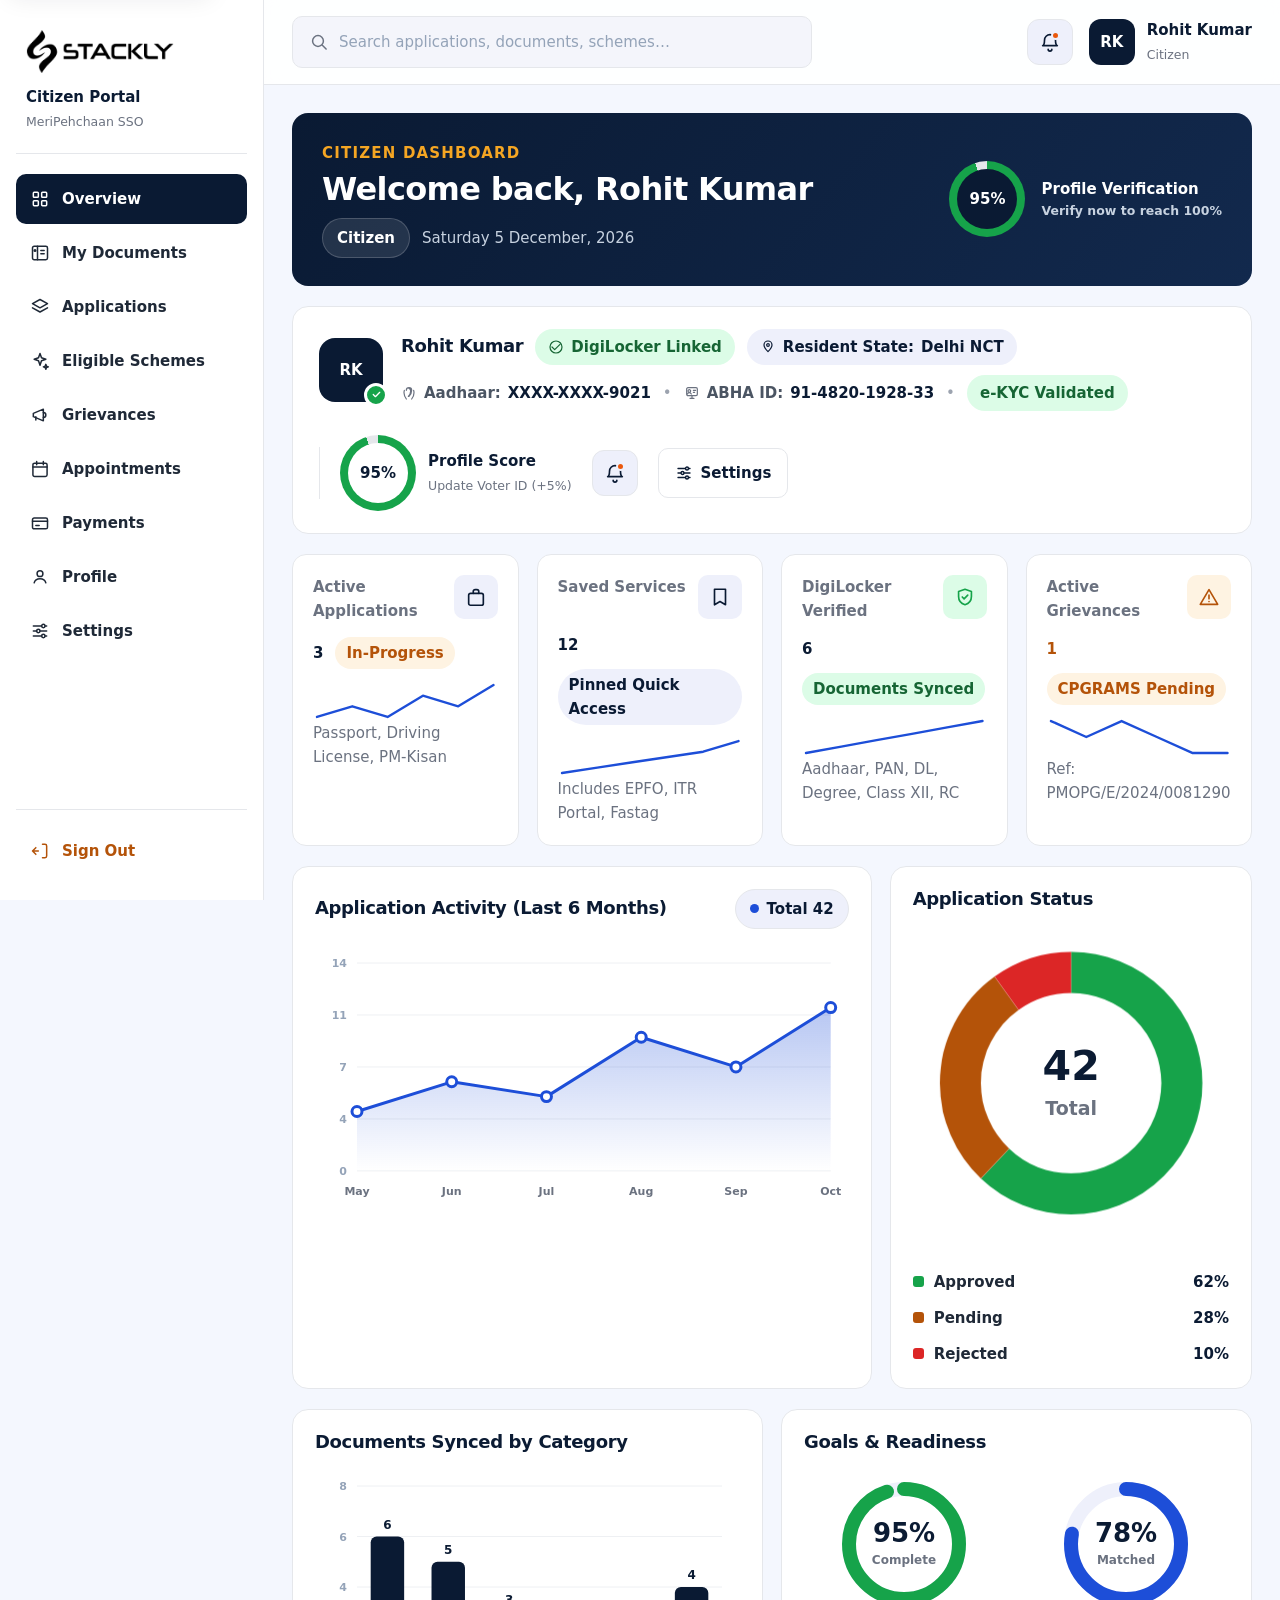
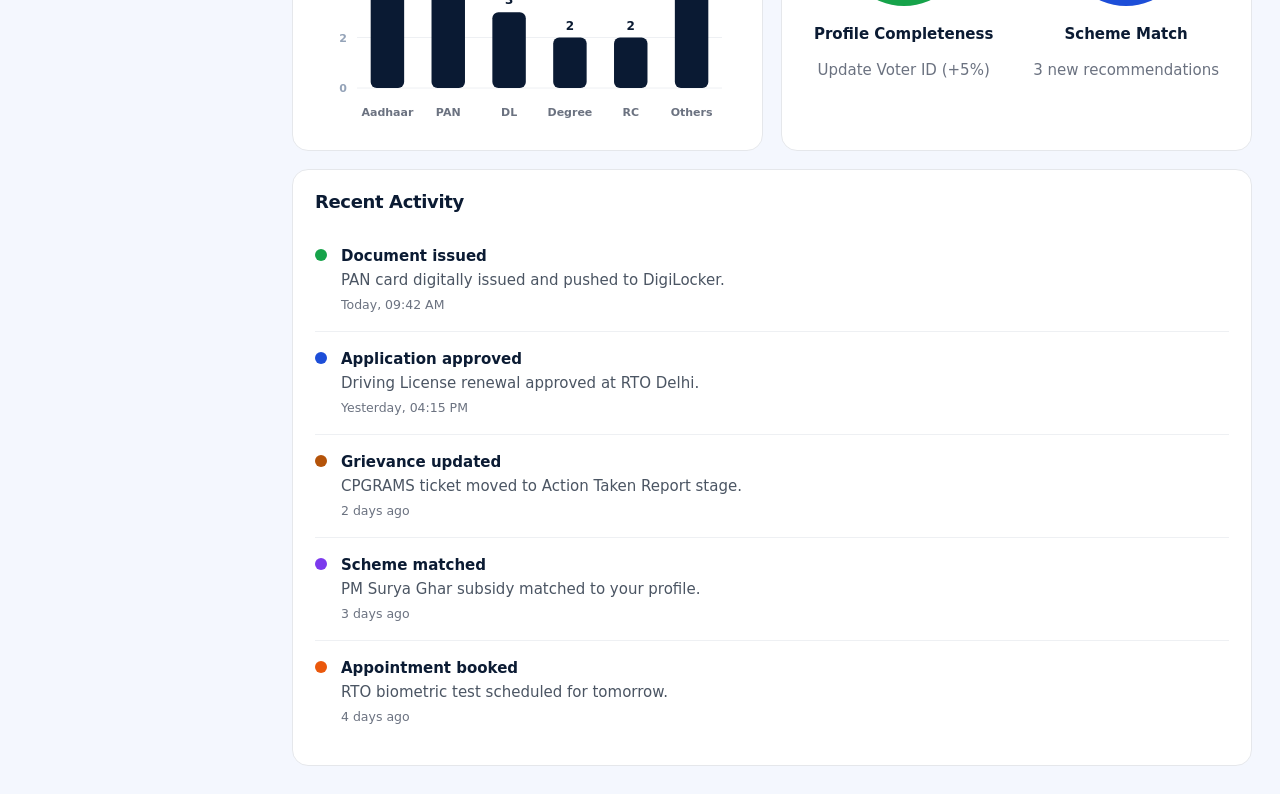
<file: citizen-dashboard.html>
<!doctype html>
<html lang="en">
<head>
  <meta charset="utf-8">
  <meta name="viewport" content="width=device-width, initial-scale=1">
  <meta name="description" content="Stackly Citizen Dashboard — a single authenticated workspace for documents, applications, schemes, grievances, appointments and payments.">
  <title>Citizen Dashboard | Stackly MeriPehchaan</title>
  <link rel="stylesheet" href="css/citizen-dashboard.css">
</head>
<body>
  <a class="skip-link" href="#main-content">Skip to main content</a>

<main id="main-content">
    <div class="dash">
      <aside class="dash__side" id="side">
        <div class="dash__brand">
          <a class="dash__brand-logo" href="index.html" aria-label="Stackly home"><img src="assets/logo/logo-stackly.webp" alt="Stackly" width="150" height="36"></a>
          <div><strong>Citizen Portal</strong><small>MeriPehchaan SSO</small></div>
        </div>
        <nav class="dash__nav" aria-label="Dashboard">
          <a class="dnav is-active" href="#overview" data-view="overview"><svg viewBox="0 0 24 24" fill="none" stroke="currentColor" stroke-linecap="round" stroke-linejoin="round" stroke-width="1.8" aria-hidden="true"><rect x="4" y="4" width="6" height="6" rx="1" /><rect x="14" y="4" width="6" height="6" rx="1" /><rect x="4" y="14" width="6" height="6" rx="1" /><rect x="14" y="14" width="6" height="6" rx="1" /></svg> Overview</a>
          <a class="dnav" href="#documents" data-view="documents"><svg viewBox="0 0 24 24" fill="none" stroke="currentColor" stroke-linecap="round" stroke-linejoin="round" stroke-width="1.8" aria-hidden="true"><rect x="3" y="4" width="18" height="16" rx="2" /><path d="M9 4v16" /><path d="M13 9h4M13 13h4" /><circle cx="6" cy="9" r="1" /></svg> My Documents</a>
          <a class="dnav" href="#applications" data-view="applications"><svg viewBox="0 0 24 24" fill="none" stroke="currentColor" stroke-linecap="round" stroke-linejoin="round" stroke-width="1.8" aria-hidden="true"><path d="m12 3 9 5-9 5-9-5 9-5Z" /><path d="m3 13 9 5 9-5" /></svg> Applications</a>
          <a class="dnav" href="#schemes" data-view="schemes"><svg viewBox="0 0 24 24" fill="none" stroke="currentColor" stroke-linecap="round" stroke-linejoin="round" stroke-width="1.8" aria-hidden="true"><path d="M12 3l1.8 5.2L19 10l-5.2 1.8L12 17l-1.8-5.2L5 10l5.2-1.8L12 3Z" /><path d="M19 16l.8 2.2L22 19l-2.2.8L19 22l-.8-2.2L16 19l2.2-.8L19 16Z" /></svg> Eligible Schemes</a>
          <a class="dnav" href="#grievances" data-view="grievances"><svg viewBox="0 0 24 24" fill="none" stroke="currentColor" stroke-linecap="round" stroke-linejoin="round" stroke-width="1.8" aria-hidden="true"><path d="M4 10v4l12 5V5L4 10Z" /><path d="M16 9a3 3 0 0 1 0 6M7 14v4" /></svg> Grievances</a>
          <a class="dnav" href="#appointments" data-view="appointments"><svg viewBox="0 0 24 24" fill="none" stroke="currentColor" stroke-linecap="round" stroke-linejoin="round" stroke-width="1.8" aria-hidden="true"><rect x="3.5" y="5" width="17" height="16" rx="2" /><path d="M8 3v4M16 3v4M3.5 9.5h17" /></svg> Appointments</a>
          <a class="dnav" href="#payments" data-view="payments"><svg viewBox="0 0 24 24" fill="none" stroke="currentColor" stroke-linecap="round" stroke-linejoin="round" stroke-width="1.8" aria-hidden="true"><rect x="3" y="6" width="18" height="13" rx="2" /><path d="M3 10h18M7 15h4" /></svg> Payments</a>
          <a class="dnav" href="#profile" data-view="profile"><svg viewBox="0 0 24 24" fill="none" stroke="currentColor" stroke-linecap="round" stroke-linejoin="round" stroke-width="1.8" aria-hidden="true"><circle cx="12" cy="8" r="3.5" /><path d="M5 19c.7-3.2 3.4-5 7-5s6.3 1.8 7 5" /></svg> Profile</a>
          <a class="dnav" href="#settings" data-view="settings"><svg viewBox="0 0 24 24" fill="none" stroke="currentColor" stroke-linecap="round" stroke-linejoin="round" stroke-width="1.8" aria-hidden="true"><path d="M4 6h10M18 6h2M4 12h4M12 12h8M4 18h10M18 18h2" /><circle cx="16" cy="6" r="2" /><circle cx="10" cy="12" r="2" /><circle cx="16" cy="18" r="2" /></svg> Settings</a>
        </nav>
        <div class="dash__side-foot">
          <a class="dash__logout" href="#" id="logout"><svg viewBox="0 0 24 24" fill="none" stroke="currentColor" stroke-linecap="round" stroke-linejoin="round" stroke-width="1.8" aria-hidden="true"><path d="M15 4h3a2 2 0 0 1 2 2v12a2 2 0 0 1-2 2h-3" /><path d="M10 12H3M7 8l-4 4 4 4" /></svg> Sign Out</a>
        </div>
      </aside>
      <div class="dash__overlay" id="dashOverlay"></div>

      <div class="dash__main">
        <header class="dash__topbar">
          <button class="dash__burger" id="burger" aria-label="Toggle menu" aria-expanded="false" aria-controls="side"><svg viewBox="0 0 24 24" fill="none" stroke="currentColor" stroke-linecap="round" stroke-linejoin="round" stroke-width="1.8" aria-hidden="true"><path d="M4 7h16M4 12h16M4 17h16" /></svg></button>
          <div class="dash__search">
            <svg viewBox="0 0 24 24" fill="none" stroke="currentColor" stroke-linecap="round" stroke-linejoin="round" stroke-width="1.8" aria-hidden="true"><circle cx="10.8" cy="10.8" r="6.5" /><path d="m16 16 4.5 4.5" /></svg>
            <input type="search" placeholder="Search applications, documents, schemes…" aria-label="Search">
          </div>
          <div class="dash__top-actions">
            <button class="dash__icon-btn" aria-label="Notifications"><svg viewBox="0 0 24 24" fill="none" stroke="currentColor" stroke-linecap="round" stroke-linejoin="round" stroke-width="1.8" aria-hidden="true"><path d="M6 10a6 6 0 0 1 12 0c0 5 2 6 2 6H4s2-1 2-6Z" /><path d="M10 20a2 2 0 0 0 4 0" /></svg><i class="dash__badge"></i></button>
            <div class="dash__user">
              <span class="dash__avatar" id="topAvatar">RK</span>
              <span class="dash__user-text">
                <strong id="topName">Rohit Kumar</strong>
                <small id="topRole">Citizen</small>
              </span>
            </div>
          </div>
        </header>

        <main class="dash__views" id="views">

          <!-- ============ OVERVIEW ============ -->
          <section class="view is-active" id="view-overview" data-view="overview">
            <div class="welcome">
              <div>
                <span class="welcome__eyebrow">Citizen Dashboard</span>
                <h2>Welcome back, <span id="welcomeName">Rohit Kumar</span></h2>
                <div class="welcome__meta">
                  <span class="welcome__chip" id="welcomeRole">Citizen</span>
                  <span id="welcomeDate">Monday, 5 October 2026</span>
                </div>
              </div>
              <div class="welcome__verify">
                <span class="ring is-dark" id="verifyRing" style="--pct:95;--ring-color:#16A34A"><b>95%</b></span>
                <div><strong>Profile Verification</strong><small>Verify now to reach 100%</small></div>
              </div>
            </div>

            <div class="dprofile__card">
              <div class="dprofile__main">
                <div class="dprofile__avatar">
                  <span class="dprofile__initials" id="profInitials">RK</span>
                  <span class="dprofile__verified"><svg viewBox="0 0 24 24" fill="none" stroke="currentColor" stroke-linecap="round" stroke-linejoin="round" stroke-width="2.4" aria-hidden="true"><path d="m6 12 4 4 8-8" /></svg></span>
                </div>
                <div class="dprofile__info">
                  <div class="dprofile__row1">
                    <h3 class="dprofile__name" id="profName">Rohit Kumar</h3>
                    <span class="dprofile__pill is-green"><svg viewBox="0 0 24 24" fill="none" stroke="currentColor" stroke-linecap="round" stroke-linejoin="round" stroke-width="1.8" aria-hidden="true"><path d="m6 12 4 4 8-8" /><circle cx="12" cy="12" r="9" /></svg> DigiLocker Linked</span>
                    <span class="dprofile__pill is-lav"><svg viewBox="0 0 24 24" fill="none" stroke="currentColor" stroke-linecap="round" stroke-linejoin="round" stroke-width="1.8" aria-hidden="true"><path d="M12 3a6 6 0 0 1 6 6c0 4-6 10-6 10S6 13 6 9a6 6 0 0 1 6-6Z" /><circle cx="12" cy="9" r="2" /></svg> Resident State: <span id="profState">Delhi NCT</span></span>
                  </div>
                  <div class="dprofile__row2">
                    <span class="dprofile__meta"><svg viewBox="0 0 24 24" fill="none" stroke="currentColor" stroke-linecap="round" stroke-linejoin="round" stroke-width="1.8" aria-hidden="true"><path d="M8 8a4 4 0 0 1 8 0c0 4-2 7-4 9M12 5c1.5.5 2.5 2 2.5 4 0 3-1.5 6-3.5 8" /><path d="M5 8c-.3 1.2-.5 2.4-.5 3.5C4.5 15 6 18 8 21M19 8c.3 1.2.5 2.4.5 3.5.1 3.5-1.4 6.6-3.5 9.5" /></svg> Aadhaar: <strong id="profAadhaar">XXXX-XXXX-9021</strong></span>
                    <span class="dprofile__dot">•</span>
                    <span class="dprofile__meta"><svg viewBox="0 0 24 24" fill="none" stroke="currentColor" stroke-linecap="round" stroke-linejoin="round" stroke-width="1.8" aria-hidden="true"><rect x="4" y="4" width="16" height="12" rx="2" /><path d="M9 20h6M12 16v4M8 11a2 2 0 1 0 0-4 2 2 0 0 0 0 4Z" /><path d="M5 13.5c.8-1.5 1.7-2.2 3-2.2s2.2.7 3 2.2M14 8h3.5M14 11h2" /></svg> ABHA ID: <strong id="profAbha">91-4820-1928-33</strong></span>
                    <span class="dprofile__dot">•</span>
                    <span class="dprofile__pill is-green">e-KYC Validated</span>
                  </div>
                </div>
              </div>
              <div class="dprofile__right">
                <span class="dprofile__divider"></span>
                <div class="dprofile__score">
                  <span class="ring" id="profScoreRing" style="--pct:95;--ring-color:#16A34A"><b>95%</b></span>
                  <span class="dprofile__score-text"><strong>Profile Score</strong><small id="profScoreNote">Update Voter ID (+5%)</small></span>
                </div>
                <button class="dprofile__bell" type="button" aria-label="Notifications"><svg viewBox="0 0 24 24" fill="none" stroke="currentColor" stroke-linecap="round" stroke-linejoin="round" stroke-width="1.8" aria-hidden="true"><path d="M6 10a6 6 0 0 1 12 0c0 5 2 6 2 6H4s2-1 2-6Z" /><path d="M10 20a2 2 0 0 0 4 0" /></svg><i class="dprofile__bell-dot"></i></button>
                <button onclick="window.location.href='404.html'" class="dprofile__settings" type="button"><svg viewBox="0 0 24 24" fill="none" stroke="currentColor" stroke-linecap="round" stroke-linejoin="round" stroke-width="1.8" aria-hidden="true"><path d="M4 6h10M18 6h2M4 12h4M12 12h8M4 18h10M18 18h2" /><circle cx="16" cy="6" r="2" /><circle cx="10" cy="12" r="2" /><circle cx="16" cy="18" r="2" /></svg> Settings</button>
              </div>
            </div>

            <div class="dstats">
              <div class="dstats__grid">
                <article class="stat-card">
                  <div class="stat-card__top">
                    <span class="stat-card__label">Active Applications</span>
                    <span class="stat-card__icon is-navy"><svg viewBox="0 0 24 24" fill="none" stroke="currentColor" stroke-linecap="round" stroke-linejoin="round" stroke-width="1.8" aria-hidden="true"><path d="M4 10a2 2 0 0 1 2-2h12a2 2 0 0 1 2 2v9a2 2 0 0 1-2 2H6a2 2 0 0 1-2-2v-9Z" /><path d="M9 8V6a2 2 0 0 1 2-2h2a2 2 0 0 1 2 2v2" /></svg></span>
                  </div>
                  <div class="stat-card__mid">
                    <span class="stat-card__value"><span class="counter" data-target="3">3</span></span>
                    <span class="stat-card__tag is-amber">In-Progress</span>
                  </div>
                  <div class="stat-card__spark" id="spark1" data-spark="2,3,2,4,3,5"></div>
                  <p class="stat-card__foot">Passport, Driving License, PM-Kisan</p>
                </article>
                <article class="stat-card">
                  <div class="stat-card__top">
                    <span class="stat-card__label">Saved Services</span>
                    <span class="stat-card__icon is-navy"><svg viewBox="0 0 24 24" fill="none" stroke="currentColor" stroke-linecap="round" stroke-linejoin="round" stroke-width="1.8" aria-hidden="true"><path d="M6 3.5h12v17L12 17l-6 3.5v-17Z" /></svg></span>
                  </div>
                  <div class="stat-card__mid">
                    <span class="stat-card__value"><span class="counter" data-target="12">12</span></span>
                    <span class="stat-card__tag is-lav">Pinned Quick Access</span>
                  </div>
                  <div class="stat-card__spark" id="spark2" data-spark="6,7,8,9,10,12"></div>
                  <p class="stat-card__foot">Includes EPFO, ITR Portal, Fastag</p>
                </article>
                <article class="stat-card">
                  <div class="stat-card__top">
                    <span class="stat-card__label">DigiLocker Verified</span>
                    <span class="stat-card__icon is-green"><svg viewBox="0 0 24 24" fill="none" stroke="currentColor" stroke-linecap="round" stroke-linejoin="round" stroke-width="1.8" aria-hidden="true"><path d="M12 3.5 19 6v5.5c0 4.3-2.8 7.7-7 9-4.2-1.3-7-4.7-7-9V6l7-2.5Z" /><path d="m9 12 2 2 4-4" /></svg></span>
                  </div>
                  <div class="stat-card__mid">
                    <span class="stat-card__value"><span class="counter" data-target="6">6</span></span>
                    <span class="stat-card__tag is-green">Documents Synced</span>
                  </div>
                  <div class="stat-card__spark" id="spark3" data-spark="1,2,3,4,5,6"></div>
                  <p class="stat-card__foot">Aadhaar, PAN, DL, Degree, Class XII, RC</p>
                </article>
                <article class="stat-card">
                  <div class="stat-card__top">
                    <span class="stat-card__label">Active Grievances</span>
                    <span class="stat-card__icon is-amber"><svg viewBox="0 0 24 24" fill="none" stroke="currentColor" stroke-linecap="round" stroke-linejoin="round" stroke-width="1.8" aria-hidden="true"><path d="M12 4 2.5 20h19L12 4Z" /><path d="M12 10v4M12 17h.01" /></svg></span>
                  </div>
                  <div class="stat-card__mid">
                    <span class="stat-card__value is-amber"><span class="counter" data-target="1">1</span></span>
                    <span class="stat-card__tag is-amber">CPGRAMS Pending</span>
                  </div>
                  <div class="stat-card__spark" id="spark4" data-spark="3,2,3,2,1,1"></div>
                  <p class="stat-card__foot">Ref: PMOPG/E/2024/0081290</p>
                </article>
              </div>
            </div>

            <div class="chart-grid chart-grid--a">
              <article class="chart-card">
                <div class="chart-card__head">
                  <h3>Application Activity (Last 6 Months)</h3>
                  <span class="chart-card__legend"><i></i> Total 42</span>
                </div>
                <div class="chart" id="chartActivity" role="img" aria-label="Area chart of applications per month from May to October: 4, 6, 5, 9, 7, 11."></div>
              </article>
              <article class="chart-card">
                <div class="chart-card__head"><h3>Application Status</h3></div>
                <div class="donut-wrap">
                  <div class="chart" id="chartStatus" role="img" aria-label="Donut chart: Approved 62 percent, Pending 28 percent, Rejected 10 percent."></div>
                  <div class="chart-legend" id="legendStatus"></div>
                </div>
              </article>
            </div>

            <div class="chart-grid chart-grid--b">
              <article class="chart-card">
                <div class="chart-card__head"><h3>Documents Synced by Category</h3></div>
                <div class="chart" id="chartDocs" role="img" aria-label="Bar chart of documents: Aadhaar 6, PAN 5, DL 3, Degree 2, RC 2, Others 4."></div>
              </article>
              <article class="chart-card">
                <div class="chart-card__head"><h3>Goals &amp; Readiness</h3></div>
                <div class="ring-wrap">
                  <div class="ring-item">
                    <div class="chart" id="ringProfile" style="width:132px" role="img" aria-label="Radial progress: Profile completeness 95 percent."></div>
                    <span class="ring-item__label">Profile Completeness</span>
                    <span class="ring-item__sub">Update Voter ID (+5%)</span>
                  </div>
                  <div class="ring-item">
                    <div class="chart" id="ringScheme" style="width:132px" role="img" aria-label="Radial progress: Scheme match 78 percent."></div>
                    <span class="ring-item__label">Scheme Match</span>
                    <span class="ring-item__sub">3 new recommendations</span>
                  </div>
                </div>
              </article>
            </div>

            <article class="chart-card" style="margin-top:18px">
              <div class="chart-card__head"><h3>Recent Activity</h3></div>
              <ul class="timeline">
                <li><span class="timeline__dot" style="background:#16A34A"></span><div class="timeline__body"><strong>Document issued</strong><span> PAN card digitally issued and pushed to DigiLocker.</span><br><small>Today, 09:42 AM</small></div></li>
                <li><span class="timeline__dot" style="background:#1D4ED8"></span><div class="timeline__body"><strong>Application approved</strong><span> Driving License renewal approved at RTO Delhi.</span><br><small>Yesterday, 04:15 PM</small></div></li>
                <li><span class="timeline__dot" style="background:#B45309"></span><div class="timeline__body"><strong>Grievance updated</strong><span> CPGRAMS ticket moved to Action Taken Report stage.</span><br><small>2 days ago</small></div></li>
                <li><span class="timeline__dot" style="background:#7C3AED"></span><div class="timeline__body"><strong>Scheme matched</strong><span> PM Surya Ghar subsidy matched to your profile.</span><br><small>3 days ago</small></div></li>
                <li><span class="timeline__dot" style="background:#EA580C"></span><div class="timeline__body"><strong>Appointment booked</strong><span> RTO biometric test scheduled for tomorrow.</span><br><small>4 days ago</small></div></li>
              </ul>
            </article>
          </section>

          <!-- ============ DOCUMENTS ============ -->
          <section class="view" id="view-documents" data-view="documents">
            <div class="dash-sec-head">
              <div><h2>My Documents</h2><p>Verified credentials pulled directly from your DigiLocker vault.</p></div>
              <button onclick="window.location.href='404.html'" class="dbtn is-navy" type="button"><svg viewBox="0 0 24 24" fill="none" stroke="currentColor" stroke-linecap="round" stroke-linejoin="round" stroke-width="1.8" aria-hidden="true"><path d="M12 3v12M7 10l5 5 5-5M4 19h16" /></svg> Pull New Document</button>
            </div>
            <div class="doc-grid">
              <article class="doc-card"><div class="doc-card__top"><span class="doc-card__icon"><svg viewBox="0 0 24 24" fill="none" stroke="currentColor" stroke-linecap="round" stroke-linejoin="round" stroke-width="1.8" aria-hidden="true"><rect x="4" y="4" width="16" height="16" rx="3" /><circle cx="12" cy="12" r="3" /><path d="M12 9V7M12 17v-2M9 12H7M17 12h-2" /></svg></span><span class="pill is-green">Verified</span></div><h3>Aadhaar Card</h3><p>UIDAI</p><div class="doc-card__foot"><small>Updated 12 Sep 2024</small><button onclick="window.location.href='404.html'" class="dbtn" type="button">Pull</button></div></article>
              <article class="doc-card"><div class="doc-card__top"><span class="doc-card__icon"><svg viewBox="0 0 24 24" fill="none" stroke="currentColor" stroke-linecap="round" stroke-linejoin="round" stroke-width="1.8" aria-hidden="true"><rect x="3" y="5" width="18" height="14" rx="2" /><path d="M3 10h18M7 15h5" /></svg></span><span class="pill is-green">Verified</span></div><h3>PAN Card</h3><p>Income Tax Department</p><div class="doc-card__foot"><small>Updated 02 Aug 2024</small><button onclick="window.location.href='404.html'" class="dbtn" type="button">Pull</button></div></article>
              <article class="doc-card"><div class="doc-card__top"><span class="doc-card__icon"><svg viewBox="0 0 24 24" fill="none" stroke="currentColor" stroke-linecap="round" stroke-linejoin="round" stroke-width="1.8" aria-hidden="true"><rect x="3" y="5" width="18" height="14" rx="2" /><circle cx="8" cy="11" r="2" /><path d="M5 16c.5-1.4 1.5-2 3-2s2.5.6 3 2M14 9h5M14 13h5" /></svg></span><span class="pill is-green">Verified</span></div><h3>Driving Licence</h3><p>MoRTH / Parivahan</p><div class="doc-card__foot"><small>Updated 28 Jul 2024</small><button onclick="window.location.href='404.html'" class="dbtn" type="button">Pull</button></div></article>
              <article class="doc-card"><div class="doc-card__top"><span class="doc-card__icon"><svg viewBox="0 0 24 24" fill="none" stroke="currentColor" stroke-linecap="round" stroke-linejoin="round" stroke-width="1.8" aria-hidden="true"><path d="m3 9 9-4 9 4-9 4-9-4Z" /><path d="M6 11v3.5c0 1 2.7 2 6 2s6-1 6-2V11M21 10v4" /></svg></span><span class="pill is-green">Verified</span></div><h3>Degree Certificate</h3><p>University of Delhi</p><div class="doc-card__foot"><small>Updated 15 Jun 2024</small><button onclick="window.location.href='404.html'" class="dbtn" type="button">Pull</button></div></article>
              <article class="doc-card"><div class="doc-card__top"><span class="doc-card__icon"><svg viewBox="0 0 24 24" fill="none" stroke="currentColor" stroke-linecap="round" stroke-linejoin="round" stroke-width="1.8" aria-hidden="true"><path d="M6 3.5h8l4 4v13H6z" /><path d="M14 3.5v4h4M9 13h6M9 16h4" /></svg></span><span class="pill is-amber">Pending</span></div><h3>Class XII Marksheet</h3><p>CBSE</p><div class="doc-card__foot"><small>Awaiting issuer sync</small><button onclick="window.location.href='404.html'" class="dbtn" type="button">Pull</button></div></article>
              <article class="doc-card"><div class="doc-card__top"><span class="doc-card__icon"><svg viewBox="0 0 24 24" fill="none" stroke="currentColor" stroke-linecap="round" stroke-linejoin="round" stroke-width="1.8" aria-hidden="true"><path d="M3 15h3l2-5 3 9 2.5-6 1.5 2h6" /><circle cx="7" cy="18" r="1.6" /><circle cx="17" cy="18" r="1.6" /></svg></span><span class="pill is-green">Verified</span></div><h3>Vehicle RC</h3><p>MoRTH / Vahan</p><div class="doc-card__foot"><small>Updated 09 May 2024</small><button onclick="window.location.href='404.html'" class="dbtn" type="button">Pull</button></div></article>
            </div>
            <article class="chart-card" style="margin-top:18px">
              <div class="chart-card__head"><h3>Vault Health</h3></div>
              <div class="donut-wrap">
                <div class="chart" id="chartVault" role="img" aria-label="Donut chart of vault health: Verified 83 percent, Pending 17 percent."></div>
                <div class="chart-legend" id="legendVault"></div>
              </div>
            </article>
          </section>

          <!-- ============ APPLICATIONS ============ -->
          <section class="view" id="view-applications" data-view="applications">
            <div class="dash-sec-head">
              <div><h2>Applications</h2><p>Track every government application from submission to delivery.</p></div>
              <span class="pill is-amber">3 Active</span>
            </div>

            <div class="dstats__grid">
              <article class="stat-card">
                <div class="stat-card__top">
                  <span class="stat-card__label">Active Applications</span>
                  <span class="stat-card__icon is-amber"><svg viewBox="0 0 24 24" fill="none" stroke="currentColor" stroke-linecap="round" stroke-linejoin="round" stroke-width="1.8" aria-hidden="true"><path d="M4 10a2 2 0 0 1 2-2h12a2 2 0 0 1 2 2v9a2 2 0 0 1-2 2H6a2 2 0 0 1-2-2v-9Z" /><path d="M9 8V6a2 2 0 0 1 2-2h2a2 2 0 0 1 2 2v2" /></svg></span>
                </div>
                <div class="stat-card__mid"><span class="stat-card__value is-amber">3</span><span class="stat-card__tag is-amber">In-Progress</span></div>
                <p class="stat-card__foot">Passport, Driving Licence, PM-Kisan</p>
              </article>
              <article class="stat-card">
                <div class="stat-card__top">
                  <span class="stat-card__label">Approved &amp; Dispatched</span>
                  <span class="stat-card__icon is-green"><svg viewBox="0 0 24 24" fill="none" stroke="currentColor" stroke-linecap="round" stroke-linejoin="round" stroke-width="1.8" aria-hidden="true"><path d="M12 3.5 19 6v5.5c0 4.3-2.8 7.7-7 9-4.2-1.3-7-4.7-7-9V6l7-2.5Z" /><path d="m9 12 2 2 4-4" /></svg></span>
                </div>
                <div class="stat-card__mid"><span class="stat-card__value">8</span><span class="stat-card__tag is-green">Completed</span></div>
                <p class="stat-card__foot">Last 90 days</p>
              </article>
              <article class="stat-card">
                <div class="stat-card__top">
                  <span class="stat-card__label">Action Required</span>
                  <span class="stat-card__icon is-amber"><svg viewBox="0 0 24 24" fill="none" stroke="currentColor" stroke-linecap="round" stroke-linejoin="round" stroke-width="1.8" aria-hidden="true"><path d="M12 4 2.5 20h19L12 4Z" /><path d="M12 10v4M12 17h.01" /></svg></span>
                </div>
                <div class="stat-card__mid"><span class="stat-card__value is-amber">1</span><span class="stat-card__tag is-amber">Re-upload</span></div>
                <p class="stat-card__foot">EPFO UAN linkage</p>
              </article>
              <article class="stat-card">
                <div class="stat-card__top">
                  <span class="stat-card__label">Avg. Processing</span>
                  <span class="stat-card__icon is-navy"><svg viewBox="0 0 24 24" fill="none" stroke="currentColor" stroke-linecap="round" stroke-linejoin="round" stroke-width="1.8" aria-hidden="true"><circle cx="12" cy="12" r="9" /><path d="M12 7v5l3 2" /></svg></span>
                </div>
                <div class="stat-card__mid"><span class="stat-card__value">6 <small>days</small></span><span class="stat-card__tag is-green">Faster</span></div>
                <p class="stat-card__foot">Down from 9 days</p>
              </article>
            </div>

            <div class="dtable-wrap" style="margin-top:18px">
              <table class="dtable">
                <thead><tr><th>Application ID</th><th>Service</th><th>Department</th><th>Submitted</th><th>Status</th><th>Action</th></tr></thead>
                <tbody>
                  <tr><td><strong>APP-24-0019284102</strong></td><td>Passport Re-issue</td><td>External Affairs</td><td>12 Sep 2024</td><td><span class="pill is-amber">In-Progress</span></td><td><button onclick="window.location.href='404.html'" class="dbtn is-navy" type="button">Track</button></td></tr>
                  <tr><td><strong>APP-DL-042023009182</strong></td><td>Driving Licence Renewal</td><td>MoRTH</td><td>28 Jul 2024</td><td><span class="pill is-green">Dispatched</span></td><td><button onclick="window.location.href='404.html'" class="dbtn" type="button">Track</button></td></tr>
                  <tr><td><strong>APP-PMK-9182741</strong></td><td>PM Kisan Samman Nidhi</td><td>Agriculture</td><td>04 Jun 2024</td><td><span class="pill is-green">Disbursed</span></td><td><button onclick="window.location.href='404.html'" class="dbtn" type="button">Advice Slip</button></td></tr>
                  <tr><td><strong>APP-ITR-2024-77321</strong></td><td>Income Tax Return (AY 24-25)</td><td>CBDT</td><td>22 Jul 2024</td><td><span class="pill is-lav">Processed</span></td><td><button onclick="window.location.href='404.html'" class="dbtn" type="button">Download</button></td></tr>
                  <tr><td><strong>APP-EPFO-2024-4412</strong></td><td>EPFO UAN Linkage</td><td>Labour</td><td>01 Oct 2024</td><td><span class="pill is-red">Action Needed</span></td><td><button onclick="window.location.href='404.html'" class="dbtn is-navy" type="button">Re-upload</button></td></tr>
                  <tr><td><strong>APP-DL-2024-77810</strong></td><td>Caste Certificate</td><td>Revenue</td><td>08 Oct 2024</td><td><span class="pill is-amber">In-Progress</span></td><td><button onclick="window.location.href='404.html'" class="dbtn" type="button">Track</button></td></tr>
                </tbody>
              </table>
            </div>

            <article class="chart-card" style="margin-top:18px">
              <div class="chart-card__head"><h3>Recent Activity</h3></div>
              <ul class="timeline">
                <li><span class="timeline__dot" style="background:#16A34A"></span><div class="timeline__body"><strong>Application approved</strong><span> Driving Licence Renewal dispatched via SpeedPost.</span><br><small>Today, 10:42 AM</small></div></li>
                <li><span class="timeline__dot" style="background:#B45309"></span><div class="timeline__body"><strong>Action required</strong><span> EPFO UAN linkage needs a fresh document upload.</span><br><small>Today, 09:15 AM</small></div></li>
                <li><span class="timeline__dot" style="background:#1D4ED8"></span><div class="timeline__body"><strong>Application submitted</strong><span> Caste Certificate filed with the Revenue Department.</span><br><small>Yesterday, 04:10 PM</small></div></li>
                <li><span class="timeline__dot" style="background:#16A34A"></span><div class="timeline__body"><strong>Payment credited</strong><span> PM Kisan 16th installment ₹2,000 received via DBT.</span><br><small>2 days ago</small></div></li>
                <li><span class="timeline__dot" style="background:#0A1A33"></span><div class="timeline__body"><strong>Document issued</strong><span> ITR acknowledgment now available in DigiLocker.</span><br><small>4 days ago</small></div></li>
              </ul>
            </article>
          </section>

          <!-- ============ SCHEMES ============ -->
          <section class="view" id="view-schemes" data-view="schemes">
            <div class="dash-sec-head">
              <div><h2>Eligible Government Schemes &amp; Welfare Recommendations</h2><p>Tailored using verified MeriPehchaan demographic and economic attributes.</p></div>
              <span class="pill is-green">3 Instant Matches Found</span>
            </div>
            <div class="schemes__grid">
              <article class="scard is-highlight">
                <span class="scard__badge">100% ELIGIBLE</span>
                <span class="scard__icon is-green"><svg viewBox="0 0 24 24" fill="none" stroke="currentColor" stroke-linecap="round" stroke-linejoin="round" stroke-width="1.8" aria-hidden="true"><path d="M12 3.5 19 6v5.5c0 4.3-2.8 7.7-7 9-4.2-1.3-7-4.7-7-9V6l7-2.5Z" /><path d="M12 9v5M9.5 11.5h5" /></svg></span>
                <h3 class="scard__title">Ayushman Bharat (AB-PMJAY)</h3>
                <p class="scard__text">Cashless hospital cover of ₹5,00,000 per family per year across 28,000+ empanelled hospitals pan-India.</p>
                <div class="scard__box"><span class="scard__box-head is-green"><svg viewBox="0 0 24 24" fill="none" stroke="currentColor" stroke-linecap="round" stroke-linejoin="round" stroke-width="1.8" aria-hidden="true"><circle cx="12" cy="12" r="9" /><path d="m8.5 12 2.5 2.5 4.5-5" /></svg> Pre-Approved via SECC Database</span><span class="scard__box-sub">Golden Card generated &amp; ready for instant issue.</span></div>
                <div class="scard__foot"><span class="scard__value">Zero Fees</span><button onclick="window.location.href='404.html'" class="dbtn is-navy" type="button">Download Card</button></div>
              </article>
              <article class="scard">
                <span class="scard__icon is-amber"><svg viewBox="0 0 24 24" fill="none" stroke="currentColor" stroke-linecap="round" stroke-linejoin="round" stroke-width="1.8" aria-hidden="true"><rect x="4" y="4" width="16" height="6" rx="1" /><path d="M8 10v3M12 10v3M16 10v3M4 13h16" /><path d="M7 20h10M10 16v4M14 16v4" /></svg></span>
                <h3 class="scard__title">PM Surya Ghar: Muft Bijli Yojana</h3>
                <p class="scard__text">Up to ₹78,000 direct central subsidy on rooftop solar installation for up to 300 free units monthly.</p>
                <div class="scard__box"><span class="scard__box-head"><svg viewBox="0 0 24 24" fill="none" stroke="currentColor" stroke-linecap="round" stroke-linejoin="round" stroke-width="1.8" aria-hidden="true"><path d="m4 11 8-7 8 7M6.5 9.5V20h11V9.5M10 20v-5h4v5" /></svg> Eligible Discom: BSES Rajdhani</span><span class="scard__box-sub">Rooftop feeder inspection available for Delhi NCT.</span></div>
                <div class="scard__foot"><span class="scard__value is-amber">Up to ₹78,000 Subsidy</span><button onclick="window.location.href='404.html'" class="dbtn is-brand" type="button">Apply Online</button></div>
              </article>
              <article class="scard">
                <span class="scard__icon is-lav"><svg viewBox="0 0 24 24" fill="none" stroke="currentColor" stroke-linecap="round" stroke-linejoin="round" stroke-width="1.8" aria-hidden="true"><path d="m3.5 9.5 8.5-4.5 8.5 4.5-8.5 4.5-8.5-4.5Z" /><path d="M6.5 12.5v3.2c0 1.2 2.5 2.3 5.5 2.3s5.5-1.1 5.5-2.3v-3.2M20.5 10.2v4" /></svg></span>
                <h3 class="scard__title">National Apprenticeship (NAPS)</h3>
                <p class="scard__text">Stipend support up to ₹1,500/month for recognized technical and industrial apprenticeships.</p>
                <div class="scard__box"><span class="scard__box-head"><svg viewBox="0 0 24 24" fill="none" stroke="currentColor" stroke-linecap="round" stroke-linejoin="round" stroke-width="1.8" aria-hidden="true"><path d="M4 10a2 2 0 0 1 2-2h12a2 2 0 0 1 2 2v9a2 2 0 0 1-2 2H6a2 2 0 0 1-2-2v-9Z" /><path d="M9 8V6a2 2 0 0 1 2-2h2a2 2 0 0 1 2 2v2" /></svg> 14 Open Vacancies Near You</span><span class="scard__box-sub">Match verified with your Class XII Science credential.</span></div>
                <div class="scard__foot"><span class="scard__value">Direct Stipend</span><button onclick="window.location.href='404.html'" class="dbtn" type="button">Explore Roles</button></div>
              </article>
            </div>
            <div class="elig">
              <h3>Eligibility Readiness</h3>
              <div class="elig__row"><span>Ayushman Bharat</span><div class="elig__bar"><span style="width:100%"></span></div><span class="elig__pct">100%</span></div>
              <div class="elig__row"><span>PM Surya Ghar</span><div class="elig__bar"><span style="width:82%"></span></div><span class="elig__pct">82%</span></div>
              <div class="elig__row"><span>National Apprenticeship (NAPS)</span><div class="elig__bar"><span style="width:64%"></span></div><span class="elig__pct">64%</span></div>
            </div>
          </section>

          <!-- ============ GRIEVANCES ============ -->
          <section class="view" id="view-grievances" data-view="grievances">
            <div class="dash-sec-head">
              <div><h2>Grievances</h2><p>CPGRAMS redressal tracking with Action Taken Reports.</p></div>
              <button onclick="window.location.href='404.html'" class="dbtn is-navy" type="button">File New Grievance</button>
            </div>
            <div class="dtable-wrap">
              <table class="dtable">
                <thead><tr><th>Registration No</th><th>Subject</th><th>Ministry</th><th>Filed</th><th>Status</th><th>Action</th></tr></thead>
                <tbody>
                  <tr><td><strong>PMOPG/E/2024/0081290</strong></td><td>Delay in pension disbursement</td><td>Dept. of Pension</td><td>02 Oct 2024</td><td><span class="pill is-amber">Pending</span></td><td><button onclick="window.location.href='404.html'" class="dbtn" type="button">ATR</button></td></tr>
                  <tr><td><strong>DLGOV/E/2024/0044127</strong></td><td>Ration card address mismatch</td><td>Delhi FCS</td><td>18 Sep 2024</td><td><span class="pill is-green">Resolved</span></td><td><button onclick="window.location.href='404.html'" class="dbtn" type="button">View ATR</button></td></tr>
                  <tr><td><strong>PMOPG/E/2024/0032011</strong></td><td>Scholarship not credited</td><td>Min. of Education</td><td>04 Aug 2024</td><td><span class="pill is-green">Resolved</span></td><td><button onclick="window.location.href='404.html'" class="dbtn" type="button">View ATR</button></td></tr>
                  <tr><td><strong>CPGRAMS/E/2024/0011908</strong></td><td>Duplicate EPFO UAN linkage</td><td>Min. of Labour</td><td>21 Jul 2024</td><td><span class="pill is-lav">Under Review</span></td><td><button onclick="window.location.href='404.html'" class="dbtn" type="button">ATR</button></td></tr>
                </tbody>
              </table>
            </div>
          </section>

          <!-- ============ APPOINTMENTS ============ -->
          <section class="view" id="view-appointments" data-view="appointments">
            <div class="dash-sec-head"><div><h2>Appointments &amp; Quick Actions</h2><p>Upcoming civic appointments, deadlines and shortcuts.</p></div></div>
            <div class="civic__grid">
              <div class="civic__col">
                <div class="civic__head"><h3 class="civic__title"><svg viewBox="0 0 24 24" fill="none" stroke="currentColor" stroke-linecap="round" stroke-linejoin="round" stroke-width="1.8" aria-hidden="true"><rect x="3.5" y="5" width="17" height="16" rx="2" /><path d="M8 3v4M16 3v4M3.5 9.5h17" /></svg> Upcoming Appointments &amp; Deadlines</h3></div>
                <article class="appt-card is-amber">
                  <div class="appt-card__date is-amber"><span class="appt-card__date-label">Tomorrow</span><span class="appt-card__date-num">24</span></div>
                  <div class="appt-card__body">
                    <div class="appt-card__row1"><h3 class="appt-card__title">RTO Biometric &amp; Physical Driving Test</h3><span class="appt-card__pill is-amber">High Priority</span></div>
                    <div class="appt-card__meta"><span><svg viewBox="0 0 24 24" fill="none" stroke="currentColor" stroke-linecap="round" stroke-linejoin="round" stroke-width="1.8" aria-hidden="true"><circle cx="12" cy="12" r="9" /><path d="M12 7v5l3 2" /></svg> 10:30 AM – 11:15 AM</span><span><svg viewBox="0 0 24 24" fill="none" stroke="currentColor" stroke-linecap="round" stroke-linejoin="round" stroke-width="1.8" aria-hidden="true"><path d="M12 3a6 6 0 0 1 6 6c0 4-6 10-6 10S6 13 6 9a6 6 0 0 1 6-6Z" /><circle cx="12" cy="9" r="2" /></svg> Sarai Kale Khan Test Track, Delhi</span></div>
                    <p class="appt-card__note">Mandatory: Carry physical Form 7, appointment slip &amp; original Aadhaar Card.</p>
                  </div>
                  <div class="appt-card__action"><button onclick="window.location.href='404.html'" class="appt-btn is-navy" type="button">Slip</button><a class="appt-card__resched" href="404.html">Reschedule</a></div>
                </article>
                <article class="appt-card is-navy">
                  <div class="appt-card__date is-lav"><span class="appt-card__date-label">Dec</span><span class="appt-card__date-num">15</span></div>
                  <div class="appt-card__body">
                    <div class="appt-card__row1"><h3 class="appt-card__title">Advance Tax Q3 Installment Due</h3><span class="appt-card__pill is-lav">Compliance</span></div>
                    <div class="appt-card__meta"><span><svg viewBox="0 0 24 24" fill="none" stroke="currentColor" stroke-linecap="round" stroke-linejoin="round" stroke-width="1.8" aria-hidden="true"><path d="M3 10h18M4 10l8-5 8 5M5 10v8M19 10v8M8 18h8" /></svg> Income Tax Dept. (e-Filing 2.0)</span><span><svg viewBox="0 0 24 24" fill="none" stroke="currentColor" stroke-linecap="round" stroke-linejoin="round" stroke-width="1.8" aria-hidden="true"><circle cx="12" cy="12" r="9" /><path d="M12 7v5l3 2" /></svg> 52 Days Left</span></div>
                    <p class="appt-card__note">PAN Linkage: Verified with Aadhaar. Challan 280 pre-filled ready.</p>
                  </div>
                  <div class="appt-card__action"><button onclick="window.location.href='404.html'" class="appt-btn is-outline" type="button">Pay Now</button></div>
                </article>
              </div>
              <div class="civic__col">
                <div class="civic__head"><h3 class="civic__title"><svg viewBox="0 0 24 24" fill="none" stroke="currentColor" stroke-linecap="round" stroke-linejoin="round" stroke-width="1.8" aria-hidden="true"><path d="M13 2 4 14h6l-1 8 9-12h-6l1-8Z" /></svg> Quick Actions Hub</h3></div>
                <div class="qactions">
                  <a class="qaction" href="404.html"><span class="qaction__icon"><svg viewBox="0 0 24 24" fill="none" stroke="currentColor" stroke-linecap="round" stroke-linejoin="round" stroke-width="1.8" aria-hidden="true"><rect x="4" y="4" width="16" height="12" rx="2" /><path d="M9 20h6M12 16v4M8 11a2 2 0 1 0 0-4 2 2 0 0 0 0 4Z" /><path d="M5 13.5c.8-1.5 1.7-2.2 3-2.2s2.2.7 3 2.2M14 8h3.5M14 11h2" /></svg></span><span class="qaction__body"><strong>Consolidated Citizen ID Card</strong><small>Combined Aadhaar, PAN &amp; ABHA card</small></span><span class="qaction__trail"><svg viewBox="0 0 24 24" fill="none" stroke="currentColor" stroke-linecap="round" stroke-linejoin="round" stroke-width="1.8" aria-hidden="true"><path d="M12 3v12M7 10l5 5 5-5M4 19h16" /></svg></span></a>
                  <a class="qaction" href="404.html"><span class="qaction__icon"><svg viewBox="0 0 24 24" fill="none" stroke="currentColor" stroke-linecap="round" stroke-linejoin="round" stroke-width="1.8" aria-hidden="true"><path d="M10 14a4 4 0 0 0 6.2.6l3-3a4 4 0 0 0-5.6-5.6l-1.4 1.4" /><path d="M14 10a4 4 0 0 0-6.2-.6l-3 3a4 4 0 0 0 5.6 5.6l1.4-1.4" /></svg></span><span class="qaction__body"><strong>Link Ration Card (ONORC)</strong><small>One Nation One Ration Card sync</small></span><span class="qaction__trail"><svg viewBox="0 0 24 24" fill="none" stroke="currentColor" stroke-linecap="round" stroke-linejoin="round" stroke-width="1.8" aria-hidden="true"><circle cx="12" cy="12" r="9" /><path d="M12 8v8M8 12h8" /></svg></span></a>
                  <a class="qaction" href="404.html"><span class="qaction__icon"><svg viewBox="0 0 24 24" fill="none" stroke="currentColor" stroke-linecap="round" stroke-linejoin="round" stroke-width="1.8" aria-hidden="true"><path d="M12 3.5 19 6v5.5c0 4.3-2.8 7.7-7 9-4.2-1.3-7-4.7-7-9V6l7-2.5Z" /></svg></span><span class="qaction__body"><strong>Data Consent &amp; Privacy (DPDP)</strong><small>Manage 4 active department permissions</small></span><span class="qaction__trail"><svg viewBox="0 0 24 24" fill="none" stroke="currentColor" stroke-linecap="round" stroke-linejoin="round" stroke-width="1.8" aria-hidden="true"><path d="m9 6 6 6-6 6" /></svg></span></a>
                  <a class="qaction" href="404.html"><span class="qaction__icon"><svg viewBox="0 0 24 24" fill="none" stroke="currentColor" stroke-linecap="round" stroke-linejoin="round" stroke-width="1.8" aria-hidden="true"><path d="M4 12a8 8 0 1 0 2.34-5.66M4 4v4h4" /><path d="M12 8v4l3 2" /></svg></span><span class="qaction__body"><strong>Citizen Audit &amp; Activity Log</strong><small>Last MeriPehchaan login: Today 09:14 AM</small></span><span class="qaction__trail"><svg viewBox="0 0 24 24" fill="none" stroke="currentColor" stroke-linecap="round" stroke-linejoin="round" stroke-width="1.8" aria-hidden="true"><path d="M7 17 17 7M9 7h8v8" /></svg></span></a>
                </div>
              </div>
            </div>
          </section>

          <!-- ============ PAYMENTS ============ -->
          <section class="view" id="view-payments" data-view="payments">
            <div class="dash-sec-head">
              <div><h2>Payments</h2><p>Fee payments, DBT credits and downloadable receipts.</p></div>
              <span class="pill is-green">Total Paid ₹3,250</span>
            </div>
            <div class="chart-grid chart-grid--b">
              <article class="chart-card">
                <div class="chart-card__head"><h3>Spend by Month</h3></div>
                <div class="chart" id="chartSpend" role="img" aria-label="Bar chart of spend by month: Jul 500, Aug 750, Sep 800, Oct 1200."></div>
              </article>
              <article class="chart-card">
                <div class="chart-card__head"><h3>Payment Mix</h3></div>
                <div class="donut-wrap">
                  <div class="chart" id="chartPayMix" role="img" aria-label="Donut chart of payment mix: Fees 46 percent, Taxes 37 percent, Other 17 percent."></div>
                  <div class="chart-legend" id="legendPayMix"></div>
                </div>
              </article>
            </div>
            <div class="dtable-wrap" style="margin-top:18px">
              <table class="dtable">
                <thead><tr><th>Date</th><th>Service</th><th>Amount</th><th>Status</th><th>Receipt</th></tr></thead>
                <tbody>
                  <tr><td>14 Oct 2024</td><td>Driving License Renewal Fee</td><td><strong>₹1,200</strong></td><td><span class="pill is-green">Success</span></td><td><button onclick="window.location.href='404.html'" class="dbtn" type="button">Download</button></td></tr>
                  <tr><td>28 Sep 2024</td><td>Passport Re-issue Fee</td><td><strong>₹800</strong></td><td><span class="pill is-green">Success</span></td><td><button onclick="window.location.href='404.html'" class="dbtn" type="button">Download</button></td></tr>
                  <tr><td>21 Aug 2024</td><td>Income Tax Advance (Q2)</td><td><strong>₹750</strong></td><td><span class="pill is-green">Success</span></td><td><button onclick="window.location.href='404.html'" class="dbtn" type="button">Download</button></td></tr>
                  <tr><td>12 Jul 2024</td><td>Municipal Water Bill</td><td><strong>₹500</strong></td><td><span class="pill is-amber">Pending</span></td><td><button onclick="window.location.href='404.html'" class="dbtn" type="button">Pay</button></td></tr>
                </tbody>
              </table>
            </div>
          </section>

          <!-- ============ PROFILE ============ -->
          <section class="view" id="view-profile" data-view="profile">
            <div class="dash-sec-head"><div><h2>Profile</h2><p>Keep your verified identity details up to date.</p></div></div>
            <div class="chart-grid chart-grid--a" style="margin-top:0">
              <article class="dcard">
                <form class="dform" id="profileForm">
                  <label class="dfield"><span>Full Name</span><input type="text" id="pfName" value="Rohit Kumar"></label>
                  <label class="dfield"><span>Mobile Number</span><input type="tel" id="pfMobile" value="+91 98765 43210"></label>
                  <label class="dfield"><span>Aadhaar Number (Masked)</span><input type="text" id="pfAadhaar" value="XXXX-XXXX-9021" readonly></label>
                  <label class="dfield"><span>ABHA ID</span><input type="text" id="pfAbha" value="91-4820-1928-33"></label>
                  <label class="dfield"><span>Resident State</span>
                    <select id="pfState">
                      <option>Delhi NCT</option><option>Maharashtra</option><option>Karnataka</option><option>Tamil Nadu</option><option>Uttar Pradesh</option><option>West Bengal</option>
                    </select>
                  </label>
                  <label class="dfield"><span>Citizen Category</span>
                    <select id="pfCategory">
                      <option>General Citizen</option><option>Student</option><option>Senior Citizen</option><option>Farmer</option><option>Person with Disability</option>
                    </select>
                  </label>
                  <div class="dform__actions">
                    <button class="dbtn is-navy" type="submit">Save Changes</button>
                    <span class="dform__note" id="profileSaved" hidden>Profile updated successfully.</span>
                  </div>
                </form>
              </article>
              <article class="dcard" style="display:flex;flex-direction:column;align-items:center;justify-content:center;gap:14px;text-align:center">
                <div class="chart" id="ringProfileBig" style="width:180px" role="img" aria-label="Radial progress: Profile completeness 95 percent."></div>
                <strong style="color:#0B1B33">Profile Completeness</strong>
                <p style="margin:0;color:#6B7280">Add Voter ID to reach 100%.</p>
              </article>
            </div>
          </section>

          <!-- ============ SETTINGS ============ -->
          <section class="view" id="view-settings" data-view="settings">
            <div class="dash-sec-head"><div><h2>Settings</h2><p>Security, notifications and privacy preferences.</p></div></div>
            <div class="dcard">
              <div class="toggle-row">
                <div class="toggle-row__text"><strong>Two-Factor Authentication (2FA)</strong><small>Require an OTP in addition to your MPIN.</small></div>
                <label class="toggle"><input type="checkbox" checked><span></span></label>
              </div>
              <div class="toggle-row">
                <div class="toggle-row__text"><strong>Login Alerts</strong><small>Email and SMS alerts on new device sign-ins.</small></div>
                <label class="toggle"><input type="checkbox" checked><span></span></label>
              </div>
              <div class="toggle-row">
                <div class="toggle-row__text"><strong>WhatsApp Updates</strong><small>Receive application and payment status on WhatsApp.</small></div>
                <label class="toggle"><input type="checkbox" checked><span></span></label>
              </div>
              <div class="toggle-row">
                <div class="toggle-row__text"><strong>DPDP Data Consent</strong><small>Allow purpose-bound data sharing with departments.</small></div>
                <label class="toggle"><input type="checkbox"><span></span></label>
              </div>
            </div>
            <div class="dcard" style="margin-top:18px">
              <div class="dash-sec-head" style="margin-bottom:12px"><div><h3 style="margin:0;color:#0B1B33;font-weight:800">Preferred Language</h3></div></div>
              <label class="dfield" style="max-width:360px"><span>Interface Language</span>
                <select><option>English</option><option>हिन्दी</option><option>தமிழ்</option></select>
              </label>
            </div>
            <div class="dcard" style="margin-top:18px;display:flex;align-items:center;justify-content:space-between;gap:16px;flex-wrap:wrap">
              <div class="toggle-row__text"><strong>Sign out of MeriPehchaan</strong><small>End this session on the current device.</small></div>
              <button class="dbtn is-brand" type="button" id="settingsLogout">Sign Out</button>
            </div>
          </section>

        </main>
      </div>
    </div>
  </main>
  <button class="back-to-top" id="back-to-top" type="button" aria-label="Back to top">
    <svg class="icon" viewBox="0 0 24 24" aria-hidden="true"><path d="m6 14 6-6 6 6" /></svg>
  </button>

  <script src="js/citizen-dashboard.js" defer></script>
</body>
</html>
</file>
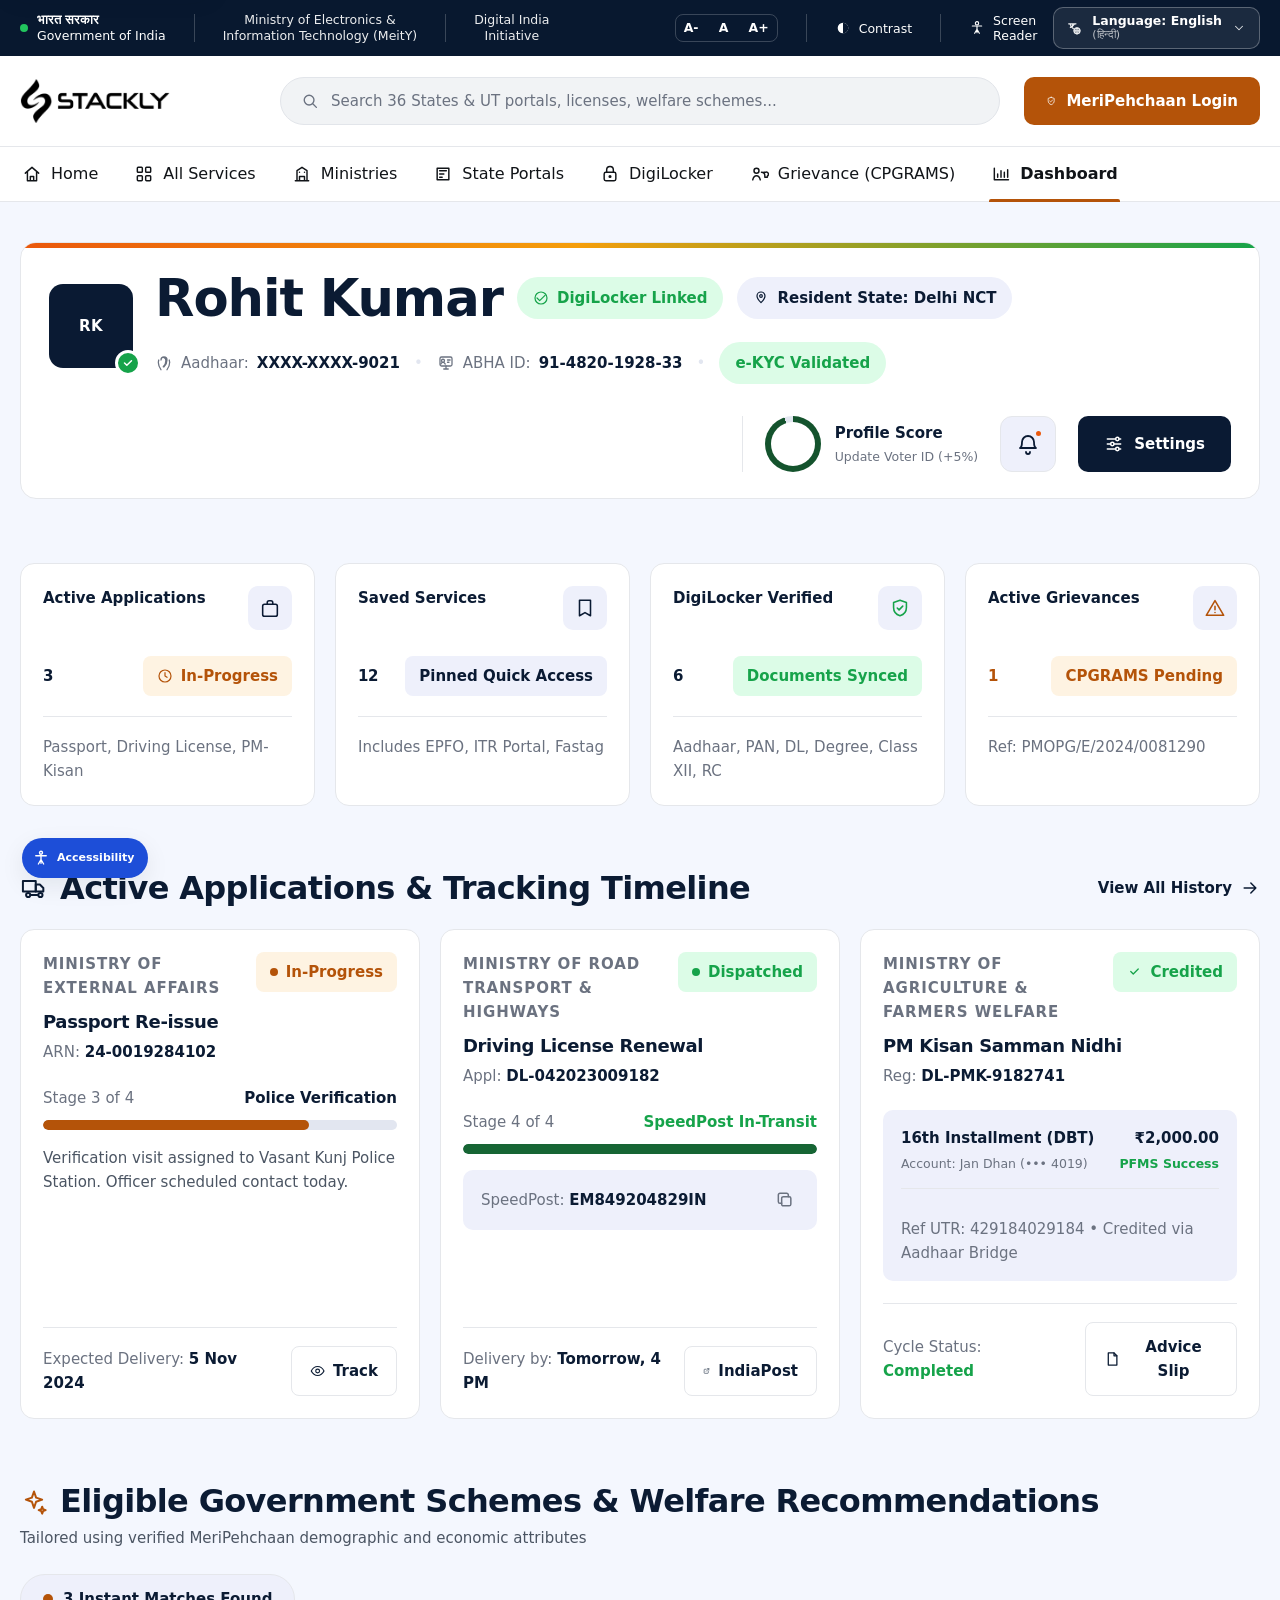
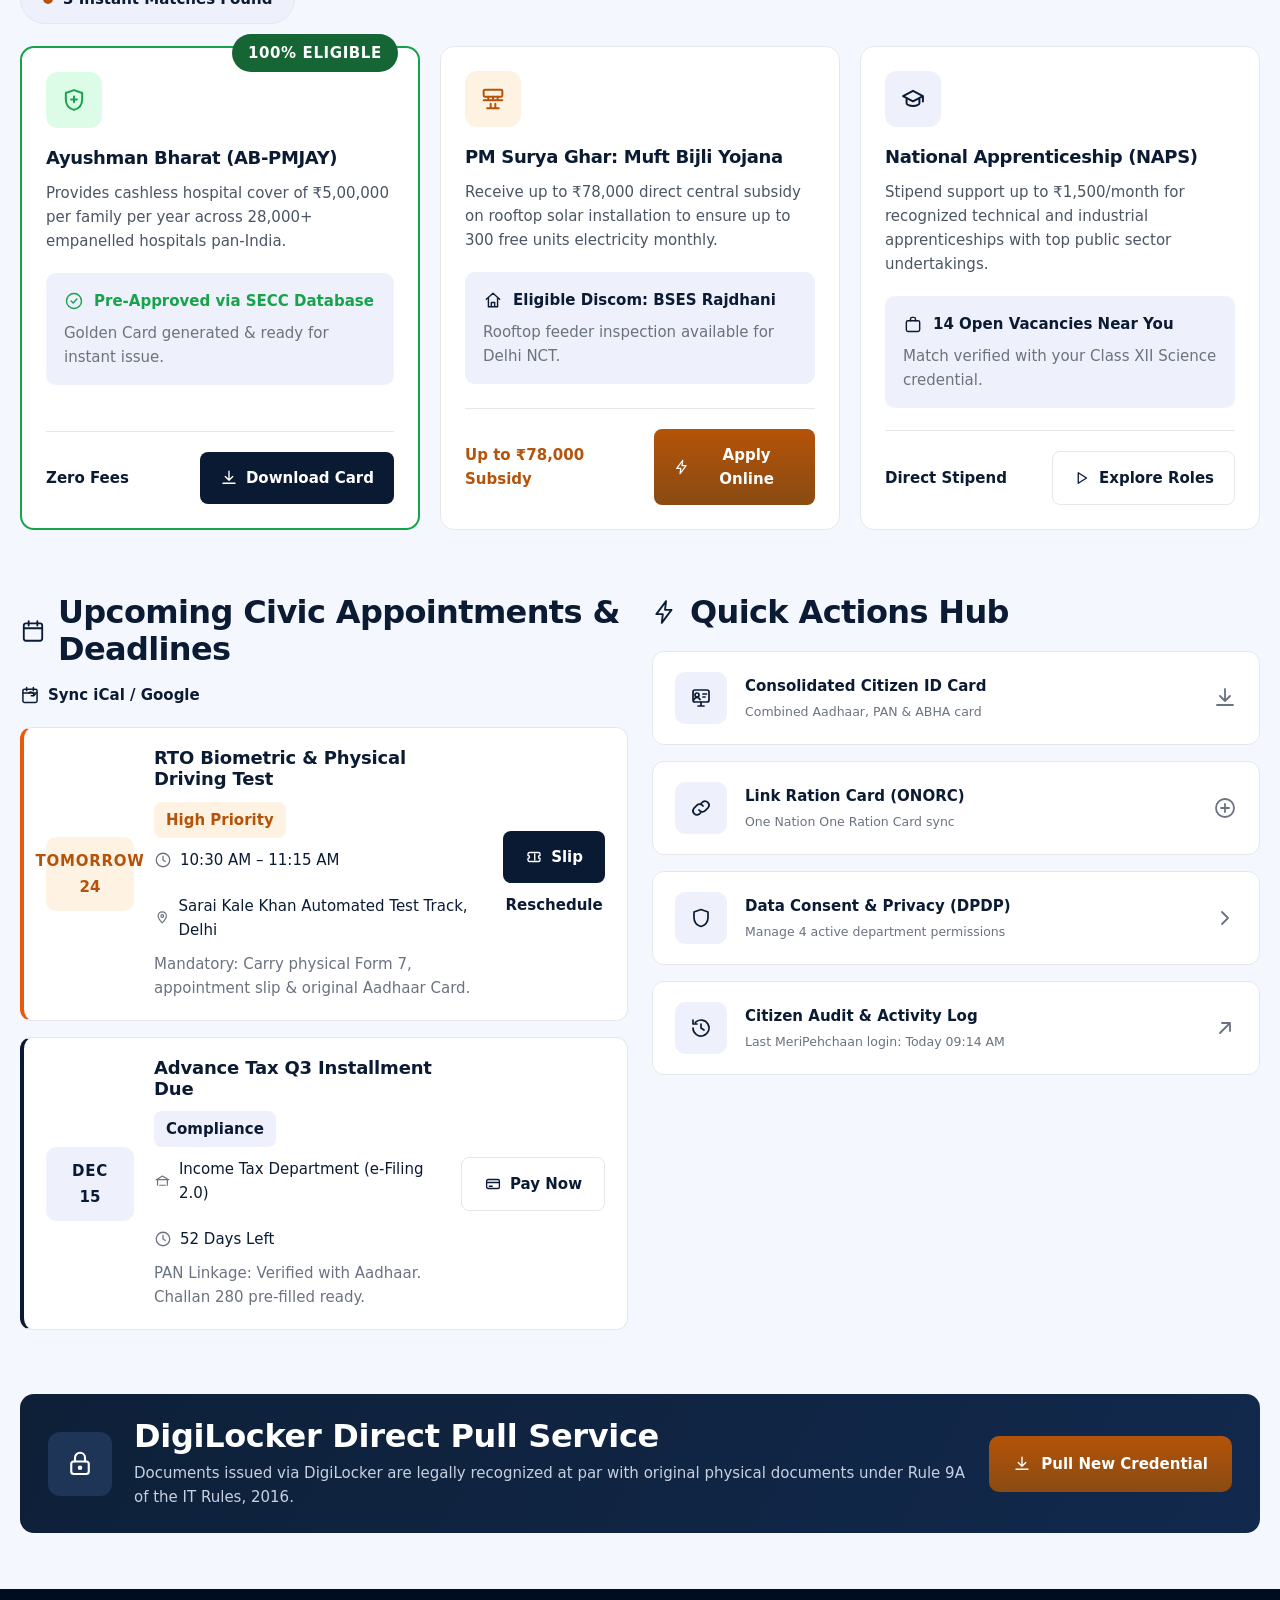
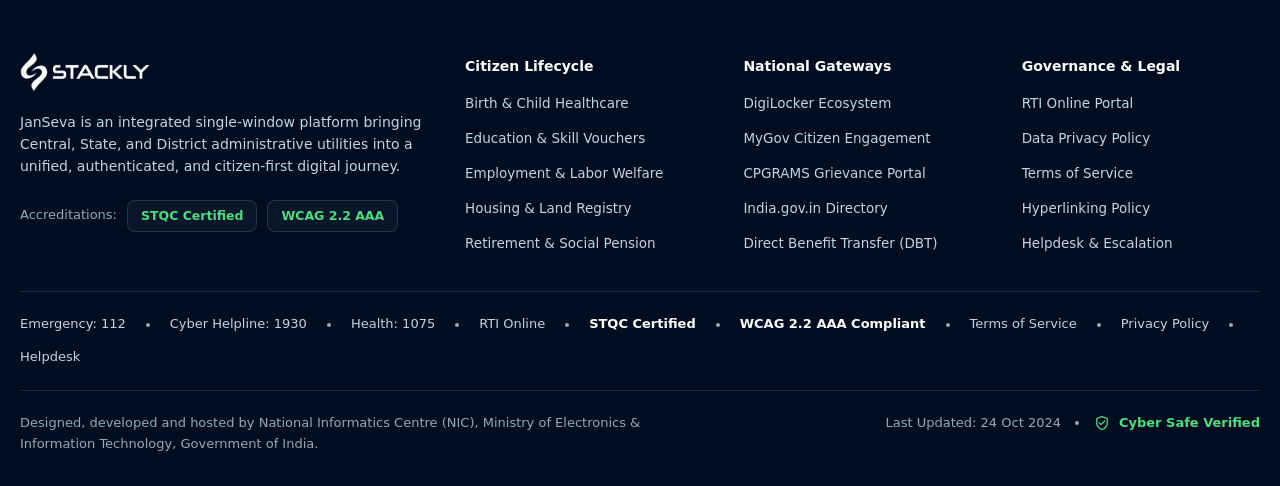
<file: dashboard.html>
<!doctype html>
<html lang="en">
<head>
  <meta charset="utf-8">
  <meta name="viewport" content="width=device-width, initial-scale=1">
  <meta name="description" content="Stackly Citizen Dashboard — authenticated profile, DigiLocker-linked identity, profile score, and service notifications in one place.">
  <title>Stackly | Citizen Dashboard</title>
  <link rel="stylesheet" href="css/dashboard.css">
</head>
<body>
  <a class="skip-link" href="#main-content">Skip to main content</a>

  <header class="site-header" id="site-header">
    <div class="utility-bar">
      <div class="header-container utility-content">
        <div class="utility-primary">
          <div class="utility-identity">
            <span class="utility-status-dot" aria-hidden="true"></span>
            <span class="utility-stack"><span lang="hi">भारत सरकार</span><span>Government of India</span></span>
          </div>
          <span class="utility-divider" aria-hidden="true"></span>
          <div class="utility-detail"><span>Ministry of Electronics &amp;</span><span>Information Technology (MeitY)</span></div>
          <span class="utility-divider" aria-hidden="true"></span>
          <div class="utility-detail"><span>Digital India</span><span>Initiative</span></div>
        </div>

        <div class="utility-right">
          <div class="font-size-control" role="group" aria-label="Text size">
            <button type="button" data-font-size="sm" aria-label="Decrease text size">A-</button>
            <button type="button" data-font-size="md" aria-label="Reset text size">A</button>
            <button type="button" data-font-size="lg" aria-label="Increase text size">A+</button>
          </div>
          <span class="utility-divider" aria-hidden="true"></span>
          <button class="utility-tool" type="button" aria-label="Increase contrast">
            <svg class="utility-icon contrast-icon" viewBox="0 0 24 24" aria-hidden="true"><path d="M12 4a8 8 0 1 0 0 16 8 8 0 0 0 0-16Z" fill="currentColor" stroke="none" /><path d="M12 4a8 8 0 0 1 0 16Z" fill="var(--navy-900)" stroke="none" /></svg>
            <span>Contrast</span>
          </button>
          <span class="utility-divider" aria-hidden="true"></span>
          <button class="utility-tool utility-screen-reader" type="button" aria-label="Screen reader support">
            <svg class="utility-icon" viewBox="0 0 24 24" aria-hidden="true"><circle cx="12" cy="5" r="2.5" /><path d="M5 9h14M12 9v10M8.5 20l3.5-6 3.5 6" /></svg>
            <span>Screen<br>Reader</span>
          </button>
          <div class="language-control">
            <button class="language-selector" id="language-selector" type="button" aria-haspopup="listbox" aria-expanded="false" aria-controls="language-menu">
              <svg class="utility-icon" viewBox="0 0 24 24" aria-hidden="true"><path d="M4 5h11M9.5 5v2M6 5c.8 3.4 2.5 5.8 5.1 7.4M6.5 10.5c2.3-.9 4.3-2.5 5.8-4.7" /><circle cx="16.5" cy="15.5" r="4.5" /><path d="M12 15.5h9M16.5 11c1.2 1.3 1.8 2.8 1.8 4.5s-.6 3.2-1.8 4.5c-1.2-1.3-1.8-2.8-1.8-4.5s.6-3.2 1.8-4.5Z" /></svg>
              <span class="language-copy"><span>Language: English</span><span lang="hi">(हिन्दी)</span></span>
              <svg class="language-chevron" viewBox="0 0 24 24" aria-hidden="true"><path d="m6 9 6 6 6-6" /></svg>
            </button>
            <div class="language-menu" id="language-menu" role="listbox" aria-label="Choose language" hidden>
              <button type="button" role="option" aria-selected="true" data-language="English">English</button>
              <button type="button" role="option" aria-selected="false" data-language="Hindi">हिन्दी</button>
              <button type="button" role="option" aria-selected="false" data-language="Tamil">தமிழ்</button>
            </div>
          </div>
        </div>
      </div>
    </div>

    <div class="main-bar">
      <div class="header-container main-bar-inner">
        <a class="header-brand" href="index.html" aria-label="Stackly home">
          <img class="header-brand-logo" src="assets/logo/logo-stackly.webp" alt="Stackly" width="150" height="36">
        </a>
        <form class="site-search" role="search" action="#top">
          <svg class="search-icon" viewBox="0 0 24 24" aria-hidden="true"><circle cx="10.8" cy="10.8" r="6.5" /><path d="m16 16 4.5 4.5" /></svg>
          <label class="sr-only" for="site-header-search">Search citizen services</label>
          <input id="site-header-search" type="search" placeholder="Search 36 States &amp; UT portals, licenses, welfare schemes..." autocomplete="off">
        </form>
        <a class="btn-login" href="login.html">
          <svg class="login-icon" viewBox="0 0 24 24" aria-hidden="true"><path d="M12 3.5 19 6v5.5c0 4.3-2.8 7.7-7 9-4.2-1.3-7-4.7-7-9V6l7-2.5Z" /><path d="m8.5 12 2.2 2.2 4.8-4.8" /></svg>
          <span>MeriPehchaan Login</span>
        </a>
        <button class="header-menu-toggle" type="button" aria-label="Open primary navigation" aria-expanded="false" aria-controls="primary-nav">
          <span></span><span></span><span></span>
        </button>
      </div>
    </div>

    <nav class="primary-nav" id="primary-nav" aria-label="Primary">
      <div class="header-container primary-nav-inner">
        <button class="header-drawer-close" type="button" aria-label="Close primary navigation" data-header-close>
          <svg class="icon" viewBox="0 0 24 24" aria-hidden="true"><path d="m6 6 12 12M18 6 6 18" /></svg>
          <span>Menu</span>
        </button>
        <a class="nav-item" href="index.html"><svg class="icon" viewBox="0 0 24 24" aria-hidden="true"><path d="m4 11 8-7 8 7M6.5 9.5V20h11V9.5M10 20v-5h4v5" /></svg><span>Home</span></a>
        <a class="nav-item" href="services.html"><svg class="icon" viewBox="0 0 24 24" aria-hidden="true"><rect x="4" y="4" width="6" height="6" rx="1" /><rect x="14" y="4" width="6" height="6" rx="1" /><rect x="4" y="14" width="6" height="6" rx="1" /><rect x="14" y="14" width="6" height="6" rx="1" /></svg><span>All Services</span></a>
        <a class="nav-item" href="ministries.html"><svg class="icon" viewBox="0 0 24 24" aria-hidden="true"><path d="M4 20h16M6 20V8l6-4 6 4v12M9 20v-5h6v5M9 10h.01M15 10h.01" /></svg><span>Ministries</span></a>
        <a class="nav-item" href="state-portal.html"><svg class="icon" viewBox="0 0 24 24" aria-hidden="true"><path d="M5 5h14v14H5zM8 8h8M8 12h5M8 16h3" /></svg><span>State Portals</span></a>
        <a class="nav-item" href="digilocker.html"><svg class="icon" viewBox="0 0 24 24" aria-hidden="true"><rect x="5" y="10" width="14" height="10" rx="2" /><path d="M8 10V7a4 4 0 0 1 8 0v3" /><circle cx="12" cy="15" r="1" /></svg><span>DigiLocker</span></a>
        <a class="nav-item" href="grievance.html"><svg class="icon" viewBox="0 0 24 24" aria-hidden="true"><circle cx="9" cy="8" r="3" /><path d="M4.5 19c.6-3.2 2.1-5 4.5-5s3.9 1.8 4.5 5M15 10a4 4 0 0 1 4 4v2M18 10h1.5A2.5 2.5 0 0 1 22 14.5V16h-3" /></svg><span>Grievance (CPGRAMS)</span></a>
        <a class="nav-item is-active" href="dashboard.html" aria-current="page"><svg class="icon" viewBox="0 0 24 24" aria-hidden="true"><path d="M4 19V5M4 19h17M8 16v-4M12 16V8M16 16v-6M20 16v-9" /></svg><span>Dashboard</span></a>
        <a class="drawer-login" href="login.html">MeriPehchaan Login</a>
      </div>
    </nav>
    <div class="header-drawer-backdrop" data-header-close hidden></div>
  </header>

  <main id="main-content">
    <section class="dprofile" aria-label="Citizen profile banner">
      <div class="container">
        <div class="dprofile__card">

          <div class="dprofile__main">
            <div class="dprofile__avatar">
              <span class="dprofile__initials">RK</span>
              <span class="dprofile__verified"><svg viewBox="0 0 24 24" aria-hidden="true"><path d="m6 12 4 4 8-8" /></svg></span>
            </div>

            <div class="dprofile__info">
              <div class="dprofile__row1">
                <h1 class="dprofile__name">Rohit Kumar</h1>
                <span class="dprofile__pill is-green"><svg viewBox="0 0 24 24" aria-hidden="true"><path d="m6 12 4 4 8-8" /><circle cx="12" cy="12" r="9" /></svg> DigiLocker Linked</span>
                <span class="dprofile__pill is-lav"><svg viewBox="0 0 24 24" aria-hidden="true"><path d="M12 3a6 6 0 0 1 6 6c0 4-6 10-6 10S6 13 6 9a6 6 0 0 1 6-6Z" /><circle cx="12" cy="9" r="2" /></svg> Resident State: Delhi NCT</span>
              </div>

              <div class="dprofile__row2">
                <span class="dprofile__meta"><svg viewBox="0 0 24 24" aria-hidden="true"><path d="M8 8a4 4 0 0 1 8 0c0 4-2 7-4 9M12 5c1.5.5 2.5 2 2.5 4 0 3-1.5 6-3.5 8" /><path d="M5 8c-.3 1.2-.5 2.4-.5 3.5C4.5 15 6 18 8 21M19 8c.3 1.2.5 2.4.5 3.5.1 3.5-1.4 6.6-3.5 9.5" /></svg> Aadhaar:
                  <strong>XXXX-XXXX-9021</strong></span>
                <span class="dprofile__dot">•</span>
                <span class="dprofile__meta"><svg viewBox="0 0 24 24" aria-hidden="true"><rect x="4" y="4" width="16" height="12" rx="2" /><path d="M9 20h6M12 16v4M8 11a2 2 0 1 0 0-4 2 2 0 0 0 0 4Z" /><path d="M5 13.5c.8-1.5 1.7-2.2 3-2.2s2.2.7 3 2.2M14 8h3.5M14 11h2" /></svg> ABHA ID:
                  <strong>91-4820-1928-33</strong></span>
                <span class="dprofile__dot">•</span>
                <span class="dprofile__pill is-green">e-KYC Validated</span>
              </div>
            </div>
          </div>

          <div class="dprofile__right">
            <span class="dprofile__divider"></span>

            <div class="dprofile__score">
              <span class="dprofile__ring" data-pct="95" style="--pct:95"><b>95%</b></span>
              <span class="dprofile__score-text">
                <strong>Profile Score</strong>
                <small>Update Voter ID (+5%)</small>
              </span>
            </div>

            <button class="dprofile__bell" type="button" aria-label="Notifications">
              <svg viewBox="0 0 24 24" aria-hidden="true"><path d="M6 10a6 6 0 0 1 12 0c0 5 2 6 2 6H4s2-1 2-6Z" /><path d="M10 20a2 2 0 0 0 4 0" /></svg>
              <i class="dprofile__bell-dot"></i>
            </button>

            <button onclick="window.location.href='404.html'" class="dprofile__settings" type="button">
              <svg viewBox="0 0 24 24" aria-hidden="true"><path d="M4 6h10M18 6h2M4 12h4M12 12h8M4 18h10M18 18h2" /><circle cx="16" cy="6" r="2" /><circle cx="10" cy="12" r="2" /><circle cx="16" cy="18" r="2" /></svg> Settings
            </button>
          </div>

        </div>
      </div>
    </section>

    <section class="dstats" aria-label="Citizen service statistics">
      <div class="container">
        <div class="dstats__grid">

          <article class="stat-card">
            <div class="stat-card__top">
              <span class="stat-card__label">Active Applications</span>
              <span class="stat-card__icon is-navy"><svg viewBox="0 0 24 24" aria-hidden="true"><path d="M4 10a2 2 0 0 1 2-2h12a2 2 0 0 1 2 2v9a2 2 0 0 1-2 2H6a2 2 0 0 1-2-2v-9Z" /><path d="M9 8V6a2 2 0 0 1 2-2h2a2 2 0 0 1 2 2v2" /></svg></span>
            </div>
            <div class="stat-card__mid">
              <span class="stat-card__value"><span class="counter" data-target="3" data-decimals="0">3</span></span>
              <span class="stat-card__tag is-amber"><svg viewBox="0 0 24 24" aria-hidden="true"><circle cx="12" cy="12" r="9" /><path d="M12 7v5l3 2" /></svg> In-Progress</span>
            </div>
            <p class="stat-card__foot">Passport, Driving License, PM-Kisan</p>
          </article>

          <article class="stat-card">
            <div class="stat-card__top">
              <span class="stat-card__label">Saved Services</span>
              <span class="stat-card__icon is-navy"><svg viewBox="0 0 24 24" aria-hidden="true"><path d="M6 3.5h12v17L12 17l-6 3.5v-17Z" /></svg></span>
            </div>
            <div class="stat-card__mid">
              <span class="stat-card__value"><span class="counter" data-target="12" data-decimals="0">12</span></span>
              <span class="stat-card__tag is-lav">Pinned Quick Access</span>
            </div>
            <p class="stat-card__foot">Includes EPFO, ITR Portal, Fastag</p>
          </article>

          <article class="stat-card">
            <div class="stat-card__top">
              <span class="stat-card__label">DigiLocker Verified</span>
              <span class="stat-card__icon is-green"><svg viewBox="0 0 24 24" aria-hidden="true"><path d="M12 3.5 19 6v5.5c0 4.3-2.8 7.7-7 9-4.2-1.3-7-4.7-7-9V6l7-2.5Z" /><path d="m9 12 2 2 4-4" /></svg></span>
            </div>
            <div class="stat-card__mid">
              <span class="stat-card__value"><span class="counter" data-target="6" data-decimals="0">6</span></span>
              <span class="stat-card__tag is-green">Documents Synced</span>
            </div>
            <p class="stat-card__foot">Aadhaar, PAN, DL, Degree, Class XII, RC</p>
          </article>

          <article class="stat-card">
            <div class="stat-card__top">
              <span class="stat-card__label">Active Grievances</span>
              <span class="stat-card__icon is-amber"><svg viewBox="0 0 24 24" aria-hidden="true"><path d="M12 4 2.5 20h19L12 4Z" /><path d="M12 10v4M12 17h.01" /></svg></span>
            </div>
            <div class="stat-card__mid">
              <span class="stat-card__value is-amber"><span class="counter" data-target="1" data-decimals="0">1</span></span>
              <span class="stat-card__tag is-amber">CPGRAMS Pending</span>
            </div>
            <p class="stat-card__foot">Ref: PMOPG/E/2024/0081290</p>
          </article>

        </div>
      </div>
    </section>

    <section class="tracking" aria-labelledby="tracking-title">
      <div class="container">

        <div class="tracking__head">
          <h2 id="tracking-title" class="tracking__title"><svg viewBox="0 0 24 24" aria-hidden="true"><path d="M2.5 6h11v9h-11z" /><path d="M13.5 9h3.5l3 3v3h-6.5z" /><circle cx="7" cy="18" r="1.8" /><circle cx="17.5" cy="18" r="1.8" /><path d="M9.5 18h5.5" /></svg> Active Applications &amp; Tracking Timeline</h2>
          <a class="tracking__link" href="#">View All History <svg viewBox="0 0 24 24" aria-hidden="true"><path d="M5 12h14M13 6l6 6-6 6" /></svg></a>
        </div>

        <div class="tracking__grid">

          <article class="tcard">
            <div class="tcard__top">
              <span class="tcard__eyebrow">Ministry of External Affairs</span>
              <span class="tcard__pill is-amber"><i></i> In-Progress</span>
            </div>
            <h3 class="tcard__title">Passport Re-issue</h3>
            <p class="tcard__ref">ARN: <strong>24-0019284102</strong></p>

            <div class="tcard__stage">
              <span class="tcard__stage-label">Stage 3 of 4</span>
              <span class="tcard__stage-name">Police Verification</span>
            </div>
            <div class="tcard__bar"><span class="tcard__bar-fill is-amber" data-width="75" style="width:75%"></span></div>

            <p class="tcard__text">Verification visit assigned to Vasant Kunj Police Station.
               Officer scheduled contact today.</p>

            <div class="tcard__foot">
              <span class="tcard__foot-label">Expected Delivery: <strong>5 Nov 2024</strong></span>
              <button onclick="window.location.href='404.html'" class="tcard__btn" type="button"><svg viewBox="0 0 24 24" aria-hidden="true"><path d="M2 12s3.5-7 10-7 10 7 10 7-3.5 7-10 7-10-7-10-7Z" /><circle cx="12" cy="12" r="3" /></svg> Track</button>
            </div>
          </article>

          <article class="tcard">
            <div class="tcard__top">
              <span class="tcard__eyebrow">Ministry of Road Transport &amp; Highways</span>
              <span class="tcard__pill is-green"><i></i> Dispatched</span>
            </div>
            <h3 class="tcard__title">Driving License Renewal</h3>
            <p class="tcard__ref">Appl: <strong>DL-042023009182</strong></p>

            <div class="tcard__stage">
              <span class="tcard__stage-label">Stage 4 of 4</span>
              <span class="tcard__stage-name is-green">SpeedPost In-Transit</span>
            </div>
            <div class="tcard__bar"><span class="tcard__bar-fill is-green" data-width="100" style="width:100%"></span></div>

            <div class="tcard__box">
              <span class="tcard__box-text">SpeedPost: <strong>EM849204829IN</strong></span>
              <button class="tcard__copy" type="button" data-copy="EM849204829IN" aria-label="Copy tracking number"><svg viewBox="0 0 24 24" aria-hidden="true"><rect x="8" y="8" width="11" height="11" rx="2" /><path d="M16 8V6a2 2 0 0 0-2-2H6a2 2 0 0 0-2 2v8a2 2 0 0 0 2 2h2" /></svg></button>
            </div>

            <div class="tcard__foot">
              <span class="tcard__foot-label">Delivery by: <strong>Tomorrow, 4 PM</strong></span>
              <button onclick="window.location.href='404.html'" class="tcard__btn" type="button"><svg viewBox="0 0 24 24" aria-hidden="true"><path d="M15 4h5v5M20 4l-9 9M18 13v5a2 2 0 0 1-2 2H6a2 2 0 0 1-2-2V8a2 2 0 0 1 2-2h5" /></svg> IndiaPost</button>
            </div>
          </article>

          <article class="tcard">
            <div class="tcard__top">
              <span class="tcard__eyebrow">Ministry of Agriculture &amp; Farmers Welfare</span>
              <span class="tcard__pill is-green"><svg viewBox="0 0 24 24" aria-hidden="true"><path d="m6 12 4 4 8-8" /></svg> Credited</span>
            </div>
            <h3 class="tcard__title">PM Kisan Samman Nidhi</h3>
            <p class="tcard__ref">Reg: <strong>DL-PMK-9182741</strong></p>

            <div class="tcard__box is-pay">
              <div class="tcard__pay-top">
                <span class="tcard__pay-left">
                  <strong>16th Installment (DBT)</strong>
                  <small>Account: Jan Dhan (••• 4019)</small>
                </span>
                <span class="tcard__pay-right">
                  <strong>₹2,000.00</strong>
                  <small>PFMS Success</small>
                </span>
              </div>
              <p class="tcard__pay-ref">Ref UTR: 429184029184 • Credited via Aadhaar Bridge</p>
            </div>

            <div class="tcard__foot">
              <span class="tcard__foot-label">Cycle Status: <strong class="is-green">Completed</strong></span>
              <button onclick="window.location.href='404.html'" class="tcard__btn" type="button"><svg viewBox="0 0 24 24" aria-hidden="true"><path d="M6 3.5h8l4 4v13H6z" /><path d="M14 3.5v4h4" /></svg> Advice Slip</button>
            </div>
          </article>

        </div>
      </div>
    </section>

    <section class="schemes" aria-labelledby="schemes-title">
      <div class="container">

        <div class="schemes__head">
          <div>
            <h2 id="schemes-title" class="schemes__title"><svg viewBox="0 0 24 24" aria-hidden="true"><path d="M12 3l1.8 5.2L19 10l-5.2 1.8L12 17l-1.8-5.2L5 10l5.2-1.8L12 3Z" /><path d="M19 16l.8 2.2L22 19l-2.2.8L19 22l-.8-2.2L16 19l2.2-.8L19 16Z" /></svg> Eligible Government Schemes &amp; Welfare Recommendations</h2>
            <p class="schemes__sub">Tailored using verified MeriPehchaan demographic and economic attributes</p>
          </div>
          <span class="schemes__match"><i></i> 3 Instant Matches Found</span>
        </div>

        <div class="schemes__grid">

          <article class="scard is-highlight">
            <span class="scard__badge">100% ELIGIBLE</span>
            <span class="scard__icon is-green"><svg viewBox="0 0 24 24" aria-hidden="true"><path d="M12 3.5 19 6v5.5c0 4.3-2.8 7.7-7 9-4.2-1.3-7-4.7-7-9V6l7-2.5Z" /><path d="M12 9v5M9.5 11.5h5" /></svg></span>
            <h3 class="scard__title">Ayushman Bharat (AB-PMJAY)</h3>
            <p class="scard__text">Provides cashless hospital cover of ₹5,00,000 per family per year
               across 28,000+ empanelled hospitals pan-India.</p>
            <div class="scard__box">
              <span class="scard__box-head is-green"><svg viewBox="0 0 24 24" aria-hidden="true"><circle cx="12" cy="12" r="9" /><path d="m8.5 12 2.5 2.5 4.5-5" /></svg> Pre-Approved via SECC Database</span>
              <span class="scard__box-sub">Golden Card generated &amp; ready for instant issue.</span>
            </div>
            <div class="scard__foot">
              <span class="scard__value">Zero Fees</span>
              <button onclick="window.location.href='404.html'" class="scard__btn is-navy" type="button"><svg viewBox="0 0 24 24" aria-hidden="true"><path d="M12 3v12M7 10l5 5 5-5M4 19h16" /></svg> Download Card</button>
            </div>
          </article>

          <article class="scard">
            <span class="scard__icon is-amber"><svg viewBox="0 0 24 24" aria-hidden="true"><rect x="4" y="4" width="16" height="6" rx="1" /><path d="M8 10v3M12 10v3M16 10v3M4 13h16" /><path d="M7 20h10M10 16v4M14 16v4" /></svg></span>
            <h3 class="scard__title">PM Surya Ghar: Muft Bijli Yojana</h3>
            <p class="scard__text">Receive up to ₹78,000 direct central subsidy on rooftop solar
               installation to ensure up to 300 free units electricity monthly.</p>
            <div class="scard__box">
              <span class="scard__box-head"><svg viewBox="0 0 24 24" aria-hidden="true"><path d="m4 11 8-7 8 7M6.5 9.5V20h11V9.5M10 20v-5h4v5" /></svg> Eligible Discom: BSES Rajdhani</span>
              <span class="scard__box-sub">Rooftop feeder inspection available for Delhi NCT.</span>
            </div>
            <div class="scard__foot">
              <span class="scard__value is-amber">Up to ₹78,000 Subsidy</span>
              <button onclick="window.location.href='404.html'" class="scard__btn is-brand" type="button"><svg viewBox="0 0 24 24" aria-hidden="true"><path d="M13 2 4 14h6l-1 8 9-12h-6l1-8Z" /></svg> Apply Online</button>
            </div>
          </article>

          <article class="scard">
            <span class="scard__icon is-lav"><svg viewBox="0 0 24 24" aria-hidden="true"><path d="m3.5 9.5 8.5-4.5 8.5 4.5-8.5 4.5-8.5-4.5Z" /><path d="M6.5 12.5v3.2c0 1.2 2.5 2.3 5.5 2.3s5.5-1.1 5.5-2.3v-3.2M20.5 10.2v4" /></svg></span>
            <h3 class="scard__title">National Apprenticeship (NAPS)</h3>
            <p class="scard__text">Stipend support up to ₹1,500/month for recognized technical and
               industrial apprenticeships with top public sector undertakings.</p>
            <div class="scard__box">
              <span class="scard__box-head"><svg viewBox="0 0 24 24" aria-hidden="true"><path d="M4 10a2 2 0 0 1 2-2h12a2 2 0 0 1 2 2v9a2 2 0 0 1-2 2H6a2 2 0 0 1-2-2v-9Z" /><path d="M9 8V6a2 2 0 0 1 2-2h2a2 2 0 0 1 2 2v2" /></svg> 14 Open Vacancies Near You</span>
              <span class="scard__box-sub">Match verified with your Class XII Science credential.</span>
            </div>
            <div class="scard__foot">
              <span class="scard__value">Direct Stipend</span>
              <button onclick="window.location.href='404.html'" class="scard__btn is-outline" type="button"><svg viewBox="0 0 24 24" aria-hidden="true"><path d="M7 5v14l11-7L7 5Z" /></svg> Explore Roles</button>
            </div>
          </article>

        </div>
      </div>
    </section>

    <section class="civic" aria-label="Civic appointments and quick actions">
      <div class="container">
        <div class="civic__grid">

          <div class="civic__col">
            <div class="civic__head">
              <h2 class="civic__title"><svg viewBox="0 0 24 24" aria-hidden="true"><rect x="3.5" y="5" width="17" height="16" rx="2" /><path d="M8 3v4M16 3v4M3.5 9.5h17" /></svg> Upcoming Civic Appointments &amp; Deadlines</h2>
              <a class="civic__sync" href="#"><svg viewBox="0 0 24 24" aria-hidden="true"><rect x="3.5" y="5" width="17" height="16" rx="2" /><path d="M8 3v4M16 3v4M3.5 9.5h17" /><path d="M16.5 13v-1a3.5 3.5 0 0 0-5.9-2.5M16.5 13h-3M16.5 13l1.8-1.8" /></svg> Sync iCal / Google</a>
            </div>

            <article class="appt-card is-amber">
              <div class="appt-card__date is-amber">
                <span class="appt-card__date-label">Tomorrow</span>
                <span class="appt-card__date-num">24</span>
              </div>
              <div class="appt-card__body">
                <div class="appt-card__row1">
                  <h3 class="appt-card__title">RTO Biometric &amp; Physical Driving Test</h3>
                  <span class="appt-card__pill is-amber">High Priority</span>
                </div>
                <div class="appt-card__meta">
                  <span><svg viewBox="0 0 24 24" aria-hidden="true"><circle cx="12" cy="12" r="9" /><path d="M12 7v5l3 2" /></svg> 10:30 AM – 11:15 AM</span>
                  <span><svg viewBox="0 0 24 24" aria-hidden="true"><path d="M12 3a6 6 0 0 1 6 6c0 4-6 10-6 10S6 13 6 9a6 6 0 0 1 6-6Z" /><circle cx="12" cy="9" r="2" /></svg> Sarai Kale Khan Automated Test Track, Delhi</span>
                </div>
                <p class="appt-card__note">Mandatory: Carry physical Form 7, appointment slip &amp;
                   original Aadhaar Card.</p>
              </div>
              <div class="appt-card__action">
                <button onclick="window.location.href='404.html'" class="appt-btn is-navy" type="button"><svg viewBox="0 0 24 24" aria-hidden="true"><path d="M4 8a2 2 0 0 1 2-2h12a2 2 0 0 1 2 2v2a2 2 0 0 0 0 4v2a2 2 0 0 1-2 2H6a2 2 0 0 1-2-2v-2a2 2 0 0 0 0-4V8Z" /><path d="M13 8v8" /></svg> Slip</button>
                <a class="appt-card__resched" href="404.html">Reschedule</a>
              </div>
            </article>

            <article class="appt-card is-navy">
              <div class="appt-card__date is-lav">
                <span class="appt-card__date-label">Dec</span>
                <span class="appt-card__date-num">15</span>
              </div>
              <div class="appt-card__body">
                <div class="appt-card__row1">
                  <h3 class="appt-card__title">Advance Tax Q3 Installment Due</h3>
                  <span class="appt-card__pill is-lav">Compliance</span>
                </div>
                <div class="appt-card__meta">
                  <span><svg viewBox="0 0 24 24" aria-hidden="true"><path d="M3 10h18M4 10l8-5 8 5M5 10v8M19 10v8M8 18h8" /></svg> Income Tax Department (e-Filing 2.0)</span>
                  <span><svg viewBox="0 0 24 24" aria-hidden="true"><circle cx="12" cy="12" r="9" /><path d="M12 7v5l3 2" /></svg> 52 Days Left</span>
                </div>
                <p class="appt-card__note">PAN Linkage: Verified with Aadhaar. Challan 280
                   pre-filled ready.</p>
              </div>
              <div class="appt-card__action">
                <button onclick="window.location.href='404.html'" class="appt-btn is-outline" type="button"><svg viewBox="0 0 24 24" aria-hidden="true"><rect x="3.5" y="6" width="17" height="12" rx="2" /><path d="M3.5 10h17M7 15h4" /></svg> Pay Now</button>
              </div>
            </article>
          </div>

          <div class="civic__col">
            <div class="civic__head">
              <h2 class="civic__title"><svg viewBox="0 0 24 24" aria-hidden="true"><path d="M13 2 4 14h6l-1 8 9-12h-6l1-8Z" /></svg> Quick Actions Hub</h2>
            </div>

            <div class="qactions">
              <a class="qaction" href="404.html">
                <span class="qaction__icon"><svg viewBox="0 0 24 24" aria-hidden="true"><rect x="4" y="4" width="16" height="12" rx="2" /><path d="M9 20h6M12 16v4M8 11a2 2 0 1 0 0-4 2 2 0 0 0 0 4Z" /><path d="M5 13.5c.8-1.5 1.7-2.2 3-2.2s2.2.7 3 2.2M14 8h3.5M14 11h2" /></svg></span>
                <span class="qaction__body">
                  <strong>Consolidated Citizen ID Card</strong>
                  <small>Combined Aadhaar, PAN &amp; ABHA card</small>
                </span>
                <span class="qaction__trail"><svg viewBox="0 0 24 24" aria-hidden="true"><path d="M12 3v12M7 10l5 5 5-5M4 19h16" /></svg></span>
              </a>
              <a class="qaction" href="404.html">
                <span class="qaction__icon"><svg viewBox="0 0 24 24" aria-hidden="true"><path d="M10 14a4 4 0 0 0 6.2.6l3-3a4 4 0 0 0-5.6-5.6l-1.4 1.4" /><path d="M14 10a4 4 0 0 0-6.2-.6l-3 3a4 4 0 0 0 5.6 5.6l1.4-1.4" /></svg></span>
                <span class="qaction__body">
                  <strong>Link Ration Card (ONORC)</strong>
                  <small>One Nation One Ration Card sync</small>
                </span>
                <span class="qaction__trail"><svg viewBox="0 0 24 24" aria-hidden="true"><circle cx="12" cy="12" r="9" /><path d="M12 8v8M8 12h8" /></svg></span>
              </a>
              <a class="qaction" href="404.html">
                <span class="qaction__icon"><svg viewBox="0 0 24 24" aria-hidden="true"><path d="M12 3.5 19 6v5.5c0 4.3-2.8 7.7-7 9-4.2-1.3-7-4.7-7-9V6l7-2.5Z" /></svg></span>
                <span class="qaction__body">
                  <strong>Data Consent &amp; Privacy (DPDP)</strong>
                  <small>Manage 4 active department permissions</small>
                </span>
                <span class="qaction__trail"><svg viewBox="0 0 24 24" aria-hidden="true"><path d="m9 6 6 6-6 6" /></svg></span>
              </a>
              <a class="qaction" href="404.html">
                <span class="qaction__icon"><svg viewBox="0 0 24 24" aria-hidden="true"><path d="M4 12a8 8 0 1 0 2.34-5.66M4 4v4h4" /><path d="M12 8v4l3 2" /></svg></span>
                <span class="qaction__body">
                  <strong>Citizen Audit &amp; Activity Log</strong>
                  <small>Last MeriPehchaan login: Today 09:14 AM</small>
                </span>
                <span class="qaction__trail"><svg viewBox="0 0 24 24" aria-hidden="true"><path d="M7 17 17 7M9 7h8v8" /></svg></span>
              </a>
            </div>
          </div>

        </div>
      </div>
    </section>

    <section class="pullbanner" aria-labelledby="pullbanner-title">
      <div class="container">
        <div class="pullbanner__card">
          <span class="pullbanner__icon"><svg viewBox="0 0 24 24" aria-hidden="true"><rect x="5" y="10" width="14" height="10" rx="2" /><path d="M8 10V7a4 4 0 0 1 8 0v3" /><circle cx="12" cy="15" r="1" /></svg></span>
          <div class="pullbanner__body">
            <h2 id="pullbanner-title" class="pullbanner__title">DigiLocker Direct Pull Service</h2>
            <p class="pullbanner__text">Documents issued via DigiLocker are legally recognized at par
               with original physical documents under Rule 9A of the IT Rules, 2016.</p>
          </div>
          <button onclick="window.location.href='404.html'" class="pullbanner__btn" type="button">
            <svg viewBox="0 0 24 24" aria-hidden="true"><path d="M12 3v12M7 10l5 5 5-5M4 19h16" /></svg> Pull New Credential
          </button>
        </div>
      </div>
    </section>
  </main>

  <footer class="footer">
    <div class="container">
      <div class="footer__top">
        <div class="footer__brand">
          <!-- TODO: replace logo SVG -->
          <a class="footer__logo" href="index.html" aria-label="Stackly home">
            <img src="assets/logo/logo-stackly.webp" alt="Stackly" width="170" height="36">
          </a>
          <p class="footer__about">JanSeva is an integrated single-window platform bringing Central, State, and District administrative utilities into a unified, authenticated, and citizen-first digital journey.</p>
          <div class="footer__accr">
            <span class="footer__accr-label">Accreditations:</span>
            <span class="accr-badge">STQC Certified</span>
            <span class="accr-badge">WCAG 2.2 AAA</span>
          </div>
        </div>

        <nav class="footer__col" aria-label="Citizen Lifecycle">
          <h4>Citizen Lifecycle</h4>
          <ul>
            <li><a href="404.html">Birth &amp; Child Healthcare</a></li>
            <li><a href="404.html">Education &amp; Skill Vouchers</a></li>
            <li><a href="404.html">Employment &amp; Labor Welfare</a></li>
            <li><a href="404.html">Housing &amp; Land Registry</a></li>
            <li><a href="404.html">Retirement &amp; Social Pension</a></li>
          </ul>
        </nav>
        <nav class="footer__col" aria-label="National Gateways">
          <h4>National Gateways</h4>
          <ul>
            <li><a href="404.html">DigiLocker Ecosystem</a></li>
            <li><a href="404.html">MyGov Citizen Engagement</a></li>
            <li><a href="404.html">CPGRAMS Grievance Portal</a></li>
            <li><a href="404.html">India.gov.in Directory</a></li>
            <li><a href="404.html">Direct Benefit Transfer (DBT)</a></li>
          </ul>
        </nav>
        <nav class="footer__col" aria-label="Governance and Legal">
          <h4>Governance &amp; Legal</h4>
          <ul>
            <li><a href="404.html">RTI Online Portal</a></li>
            <li><a href="404.html">Data Privacy Policy</a></li>
            <li><a href="404.html">Terms of Service</a></li>
            <li><a href="404.html">Hyperlinking Policy</a></li>
            <li><a href="404.html">Helpdesk &amp; Escalation</a></li>
          </ul>
        </nav>
      </div>

      <div class="footer__strip">
        <span>Emergency: 112</span><i></i>
        <span>Cyber Helpline: 1930</span><i></i>
        <span>Health: 1075</span><i></i>
        <span>RTI Online</span><i></i>
        <span class="is-strong">STQC Certified</span><i></i>
        <span class="is-strong">WCAG 2.2 AAA Compliant</span><i></i>
        <span>Terms of Service</span><i></i>
        <span>Privacy Policy</span><i></i>
        <span>Helpdesk</span>
      </div>

      <div class="footer__bottom">
        <p class="footer__credit">Designed, developed and hosted by National Informatics Centre (NIC), Ministry of Electronics &amp; Information Technology, Government of India.</p>
        <div class="footer__meta">
          <span>Last Updated: 24 Oct 2024</span><i></i>
          <span class="footer__safe"><svg viewBox="0 0 24 24" aria-hidden="true"><path d="M12 3.5 19 6v5.5c0 4.3-2.8 7.7-7 9-4.2-1.3-7-4.7-7-9V6l7-2.5Z" /><path d="m8.5 12 2.2 2.2 4.8-4.8" /></svg>Cyber Safe Verified</span>
        </div>
      </div>
    </div>
  </footer>

  <div class="accessibility-tools">
    <button class="floating-tool" type="button" data-a11y-trigger aria-expanded="false" aria-controls="a11y-panel" aria-label="Open accessibility options">
      <svg class="icon" viewBox="0 0 24 24" aria-hidden="true"><circle cx="12" cy="5" r="2" /><path d="M5 9h14M12 9v10M8.5 20l3.5-6 3.5 6" /></svg>
      <span>Accessibility</span>
    </button>
    <div class="a11y-panel" id="a11y-panel" hidden>
      <strong>Accessibility options</strong>
      <button type="button" data-a11y-action="contrast">Increase contrast</button>
      <button type="button" data-a11y-action="text">Larger text</button>
      <button type="button" data-a11y-action="reset">Reset view</button>
    </div>
  </div>
  <button class="back-to-top" id="back-to-top" type="button" aria-label="Back to top">
    <svg class="icon" viewBox="0 0 24 24" aria-hidden="true"><path d="m6 14 6-6 6 6" /></svg>
  </button>

  <script src="js/dashboard.js" defer></script>
</body>
</html>
</file>
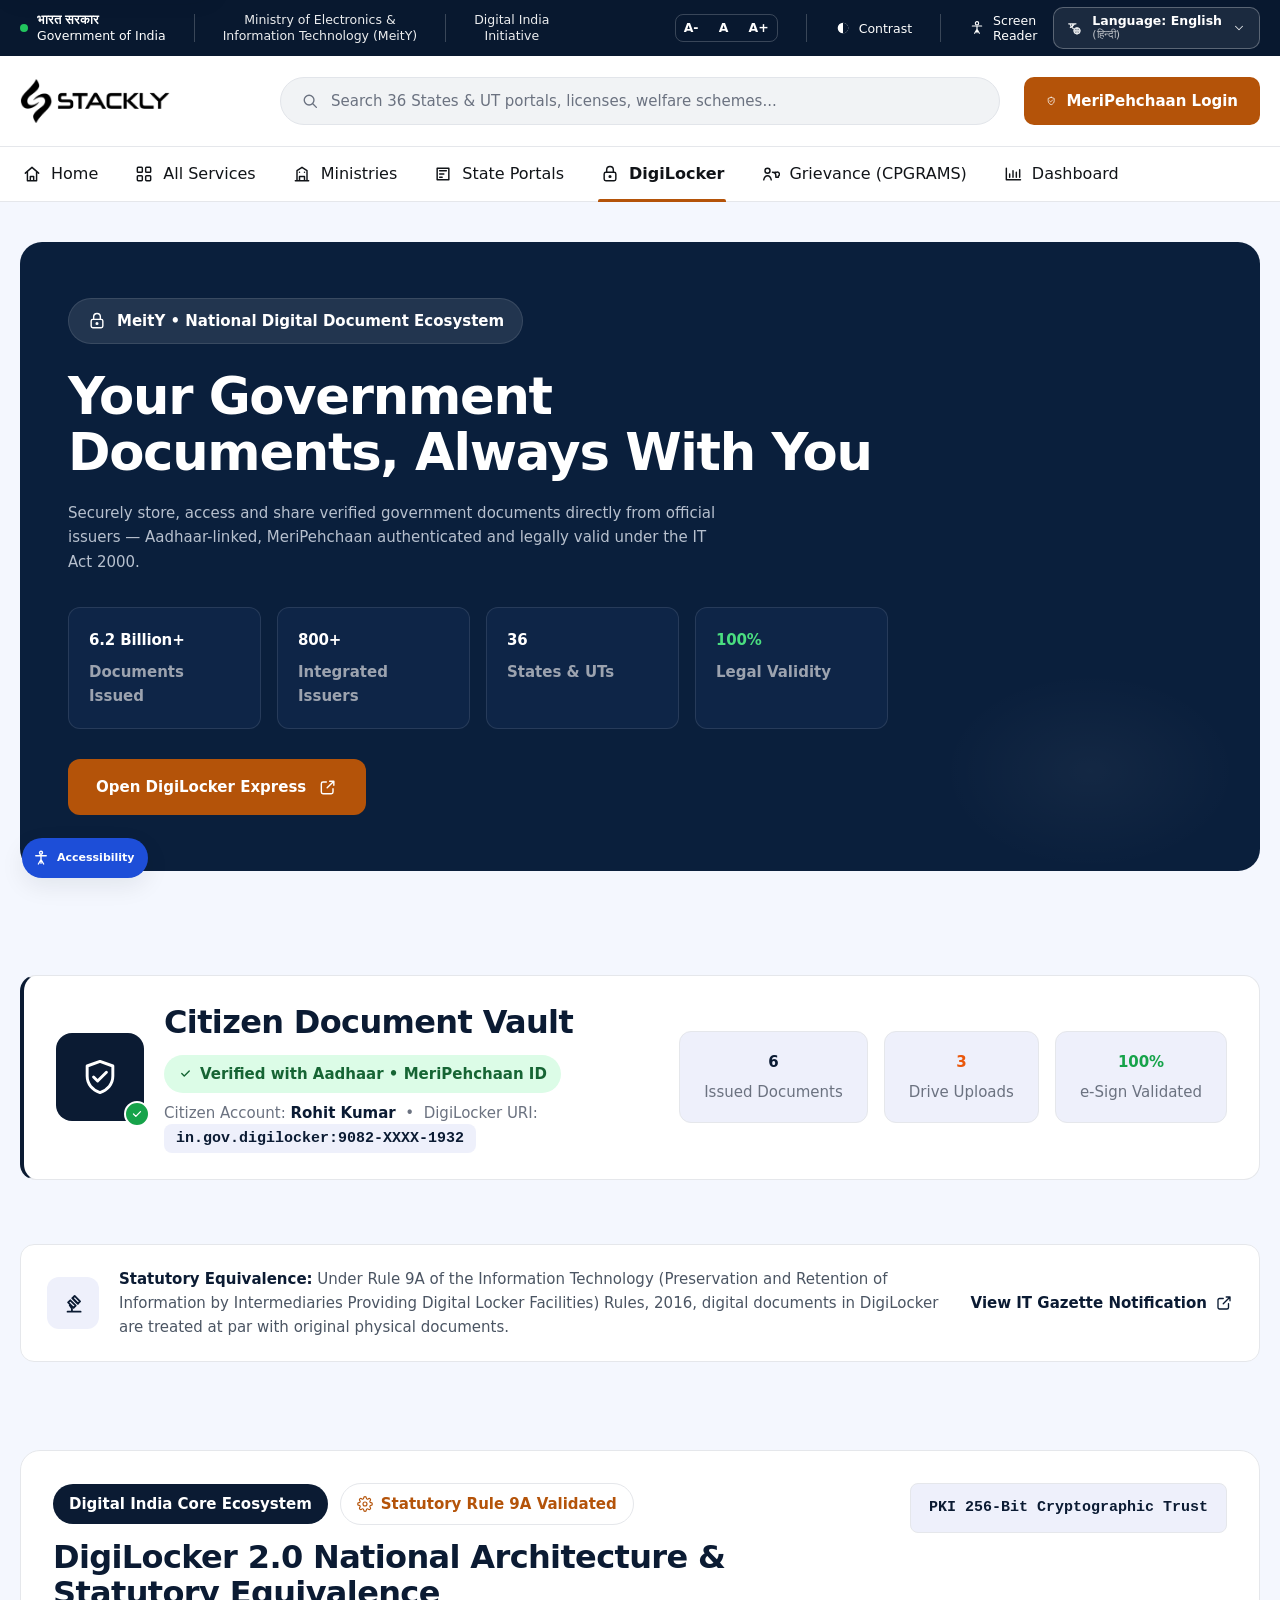
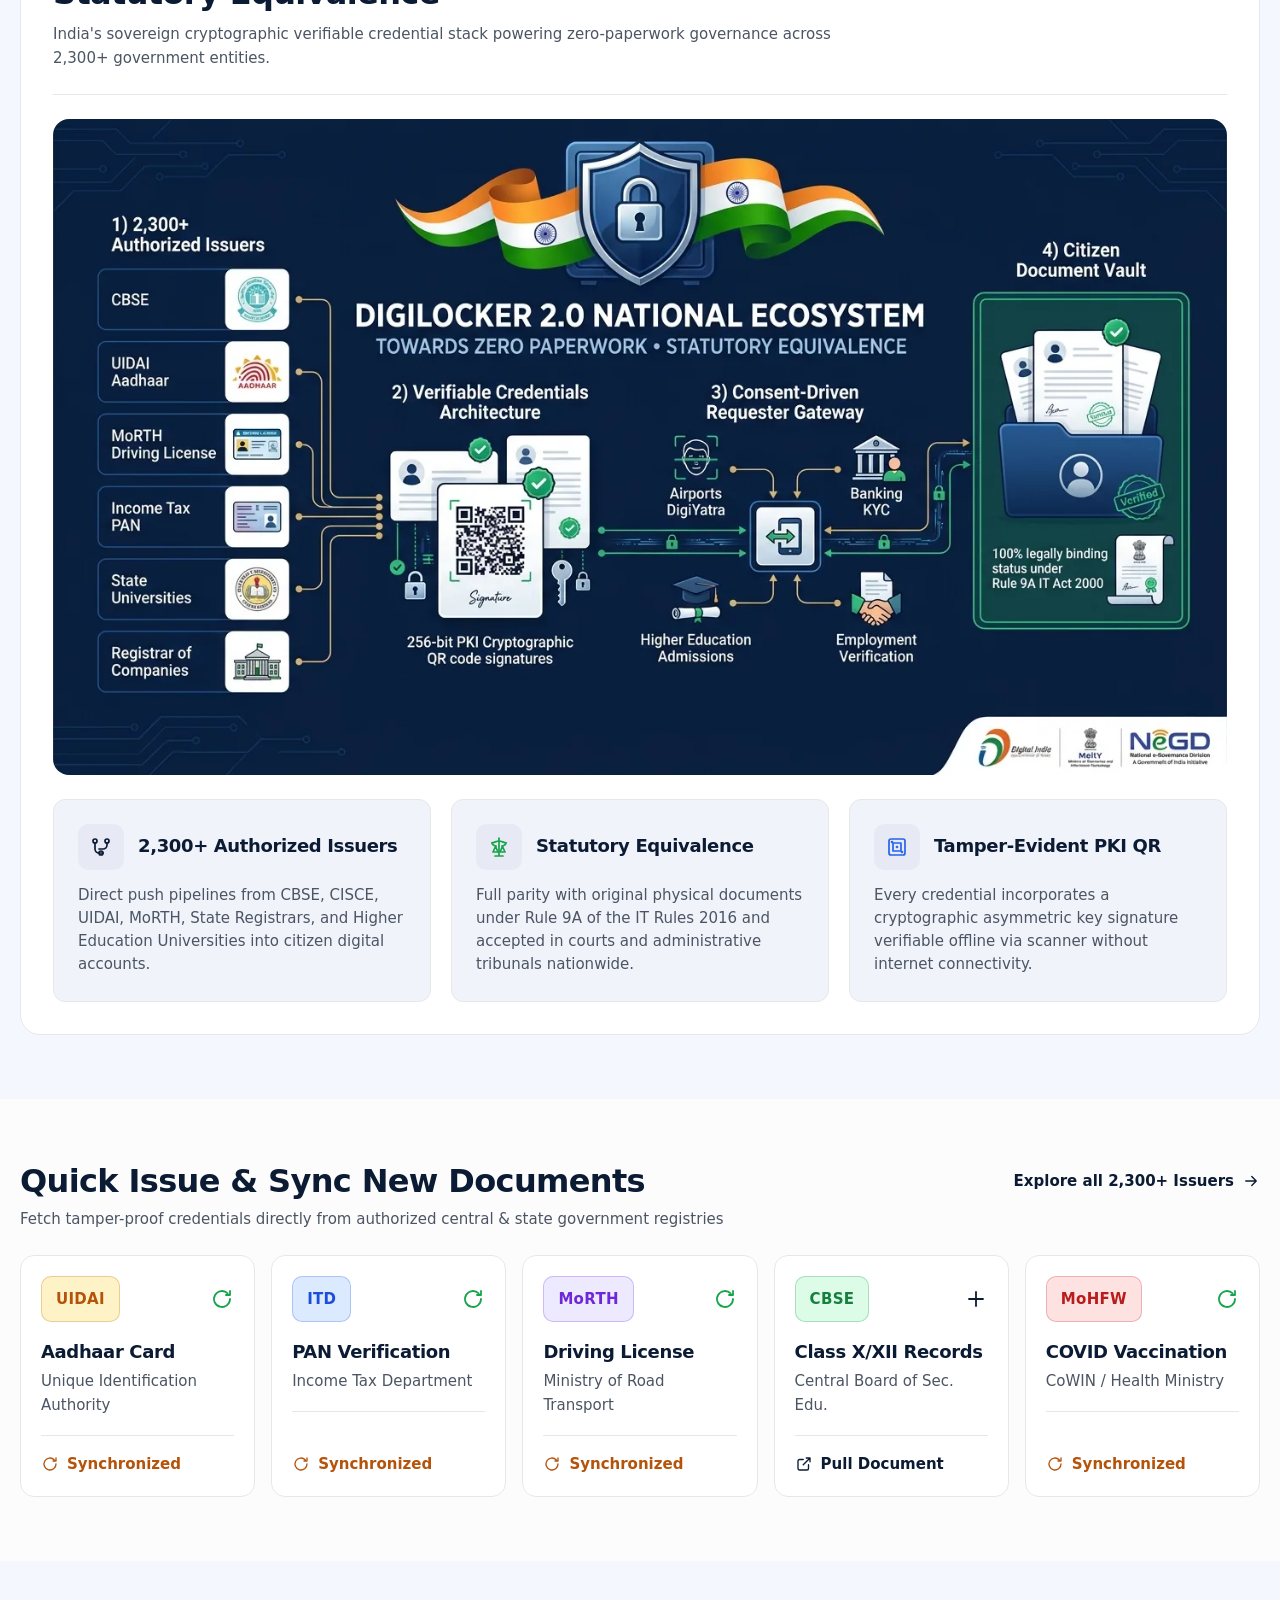
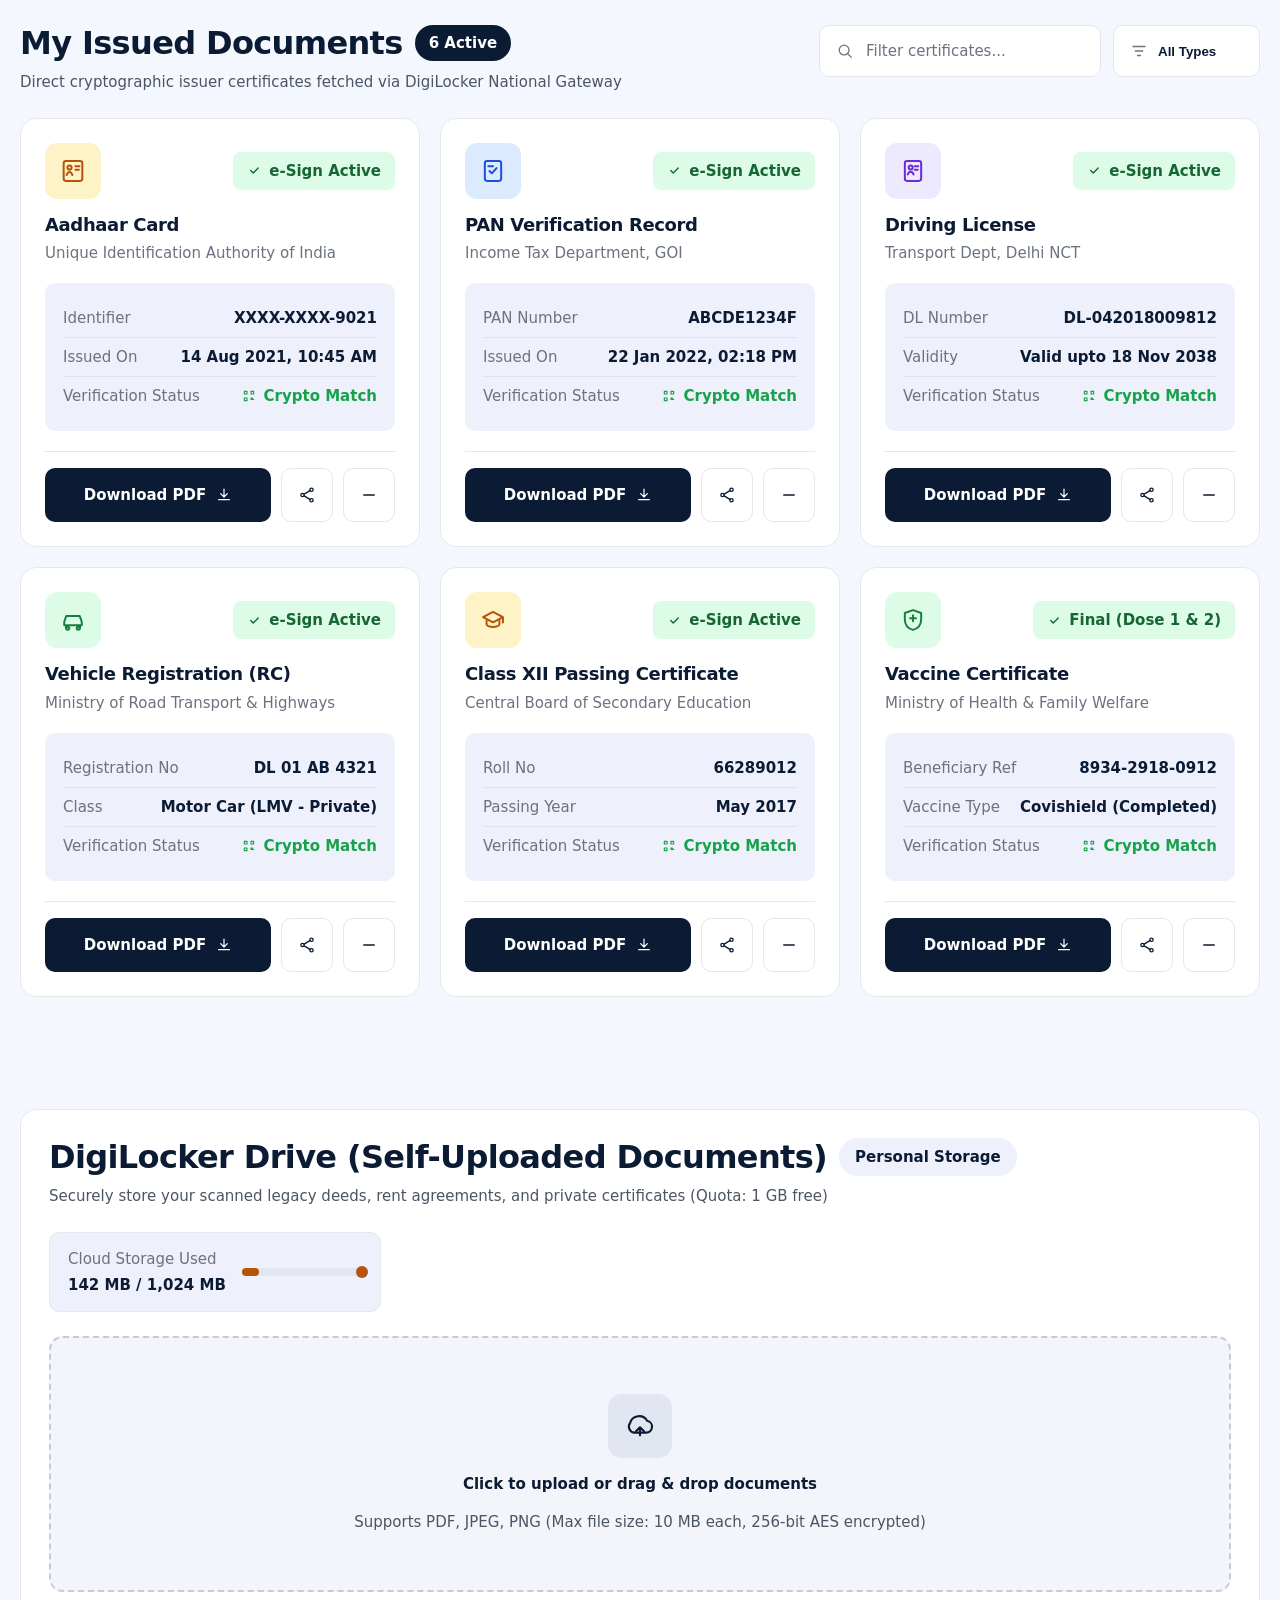
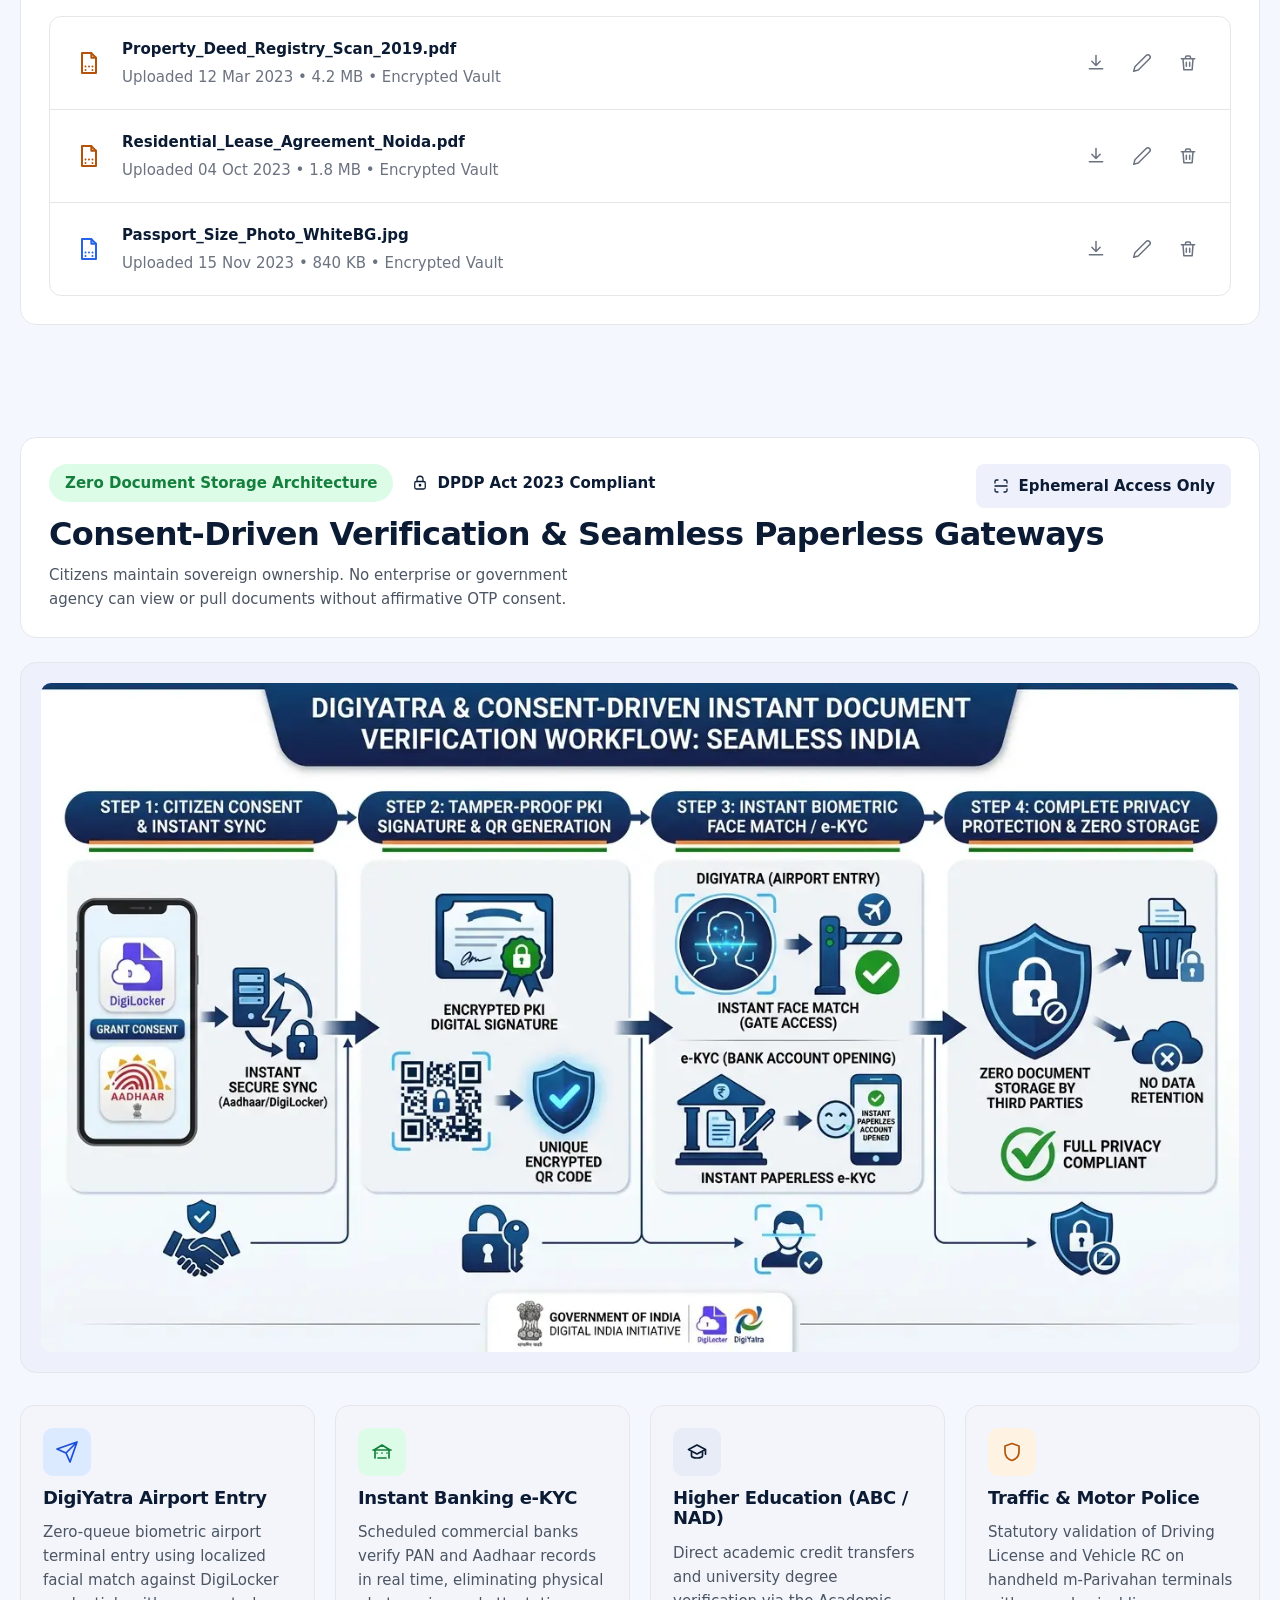
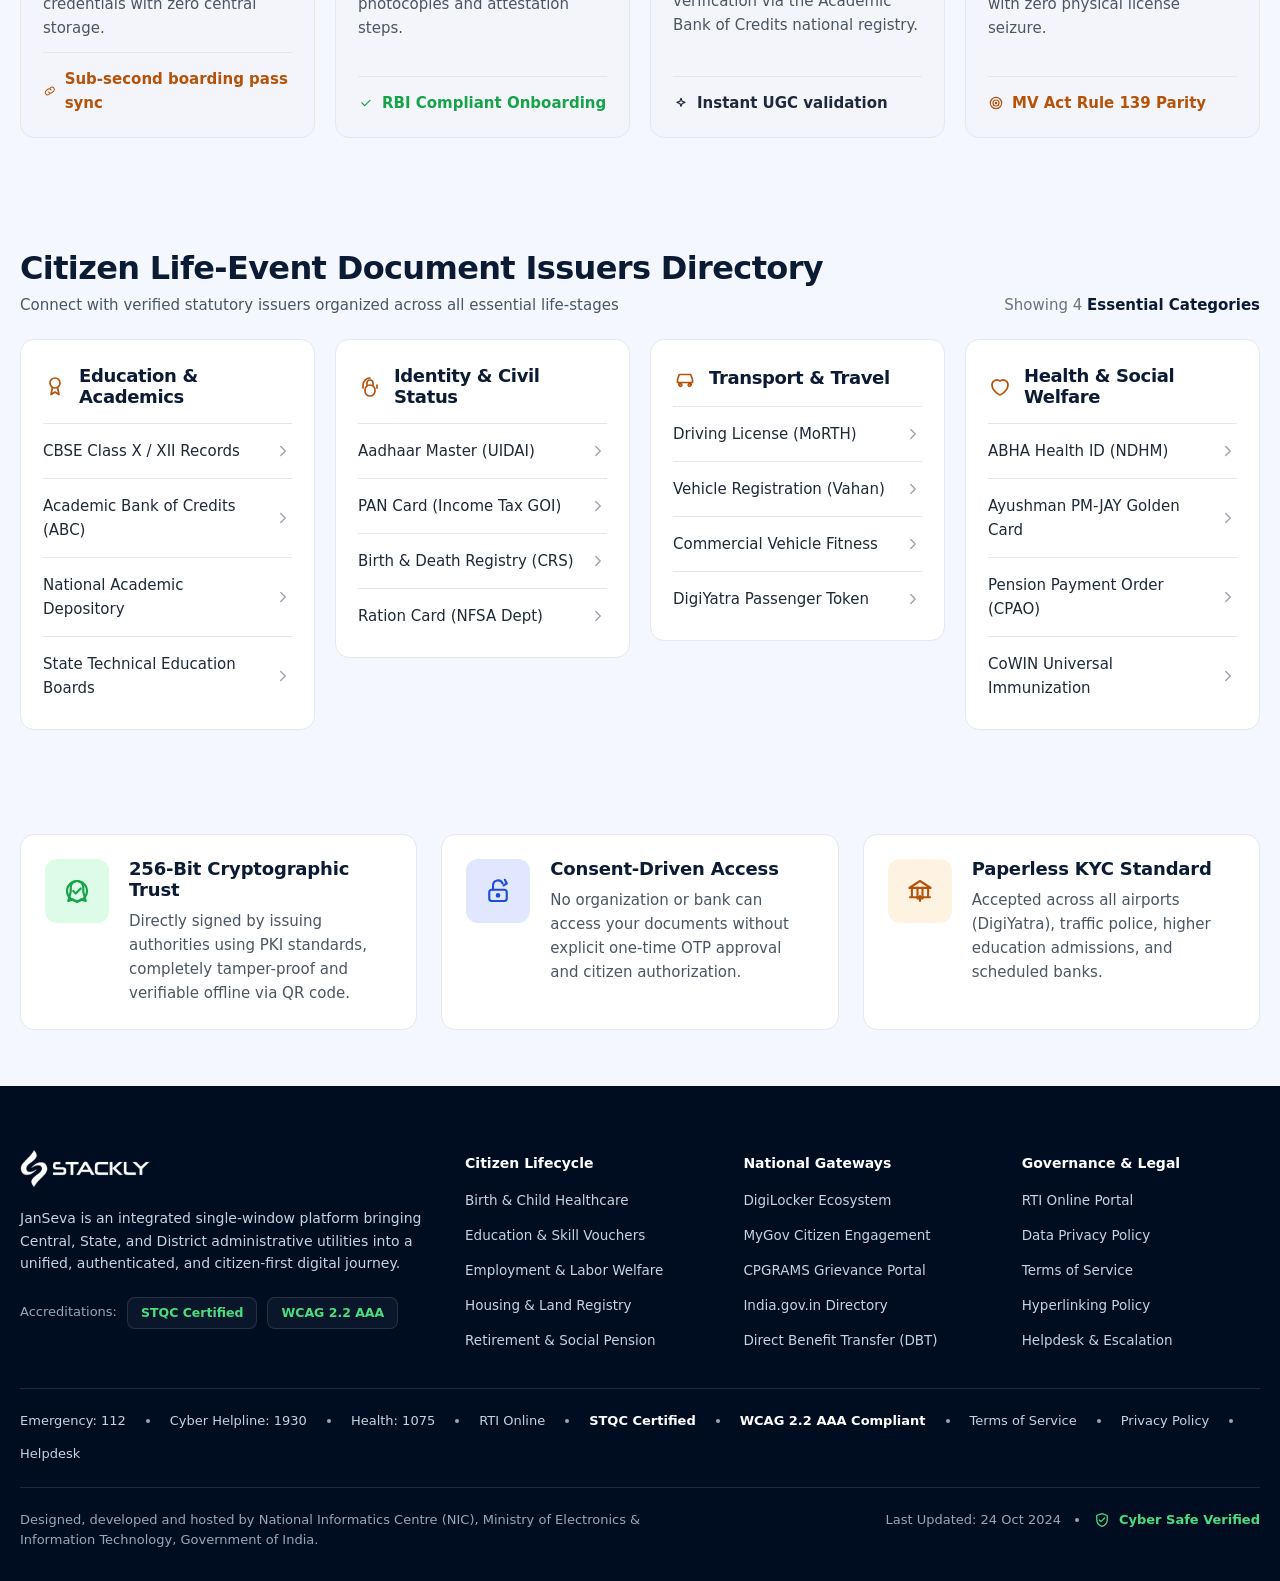
<file: digilocker.html>
<!doctype html>
<html lang="en">
<head>
  <meta charset="utf-8">
  <meta name="viewport" content="width=device-width, initial-scale=1">
  <meta name="description" content="Stackly DigiLocker — store, access and share verified government documents with Aadhaar-linked single-sign-on and 100% legal validity.">
  <title>Stackly | DigiLocker — Verified Government Documents</title>
  <link rel="stylesheet" href="css/digilocker.css">
</head>
<body>
  <a class="skip-link" href="#main-content">Skip to main content</a>

  <header class="site-header" id="site-header">
    <div class="utility-bar">
      <div class="header-container utility-content">
        <div class="utility-primary">
          <div class="utility-identity">
            <span class="utility-status-dot" aria-hidden="true"></span>
            <span class="utility-stack"><span lang="hi">भारत सरकार</span><span>Government of India</span></span>
          </div>
          <span class="utility-divider" aria-hidden="true"></span>
          <div class="utility-detail"><span>Ministry of Electronics &amp;</span><span>Information Technology (MeitY)</span></div>
          <span class="utility-divider" aria-hidden="true"></span>
          <div class="utility-detail"><span>Digital India</span><span>Initiative</span></div>
        </div>

        <div class="utility-right">
          <div class="font-size-control" role="group" aria-label="Text size">
            <button type="button" data-font-size="sm" aria-label="Decrease text size">A-</button>
            <button type="button" data-font-size="md" aria-label="Reset text size">A</button>
            <button type="button" data-font-size="lg" aria-label="Increase text size">A+</button>
          </div>
          <span class="utility-divider" aria-hidden="true"></span>
          <button class="utility-tool" type="button" aria-label="Increase contrast">
            <svg class="utility-icon contrast-icon" viewBox="0 0 24 24" aria-hidden="true"><path d="M12 4a8 8 0 1 0 0 16 8 8 0 0 0 0-16Z" fill="currentColor" stroke="none" /><path d="M12 4a8 8 0 0 1 0 16Z" fill="var(--navy-900)" stroke="none" /></svg>
            <span>Contrast</span>
          </button>
          <span class="utility-divider" aria-hidden="true"></span>
          <button class="utility-tool utility-screen-reader" type="button" aria-label="Screen reader support">
            <svg class="utility-icon" viewBox="0 0 24 24" aria-hidden="true"><circle cx="12" cy="5" r="2.5" /><path d="M5 9h14M12 9v10M8.5 20l3.5-6 3.5 6" /></svg>
            <span>Screen<br>Reader</span>
          </button>
          <div class="language-control">
            <button class="language-selector" id="language-selector" type="button" aria-haspopup="listbox" aria-expanded="false" aria-controls="language-menu">
              <svg class="utility-icon" viewBox="0 0 24 24" aria-hidden="true"><path d="M4 5h11M9.5 5v2M6 5c.8 3.4 2.5 5.8 5.1 7.4M6.5 10.5c2.3-.9 4.3-2.5 5.8-4.7" /><circle cx="16.5" cy="15.5" r="4.5" /><path d="M12 15.5h9M16.5 11c1.2 1.3 1.8 2.8 1.8 4.5s-.6 3.2-1.8 4.5c-1.2-1.3-1.8-2.8-1.8-4.5s.6-3.2 1.8-4.5Z" /></svg>
              <span class="language-copy"><span>Language: English</span><span lang="hi">(हिन्दी)</span></span>
              <svg class="language-chevron" viewBox="0 0 24 24" aria-hidden="true"><path d="m6 9 6 6 6-6" /></svg>
            </button>
            <div class="language-menu" id="language-menu" role="listbox" aria-label="Choose language" hidden>
              <button type="button" role="option" aria-selected="true" data-language="English">English</button>
              <button type="button" role="option" aria-selected="false" data-language="Hindi">हिन्दी</button>
              <button type="button" role="option" aria-selected="false" data-language="Tamil">தமிழ்</button>
            </div>
          </div>
        </div>
      </div>
    </div>

    <div class="main-bar">
      <div class="header-container main-bar-inner">
        <a class="header-brand" href="index.html" aria-label="Stackly home">
          <img class="header-brand-logo" src="assets/logo/logo-stackly.webp" alt="Stackly" width="150" height="36">
        </a>
        <form class="site-search" role="search" action="#top">
          <svg class="search-icon" viewBox="0 0 24 24" aria-hidden="true"><circle cx="10.8" cy="10.8" r="6.5" /><path d="m16 16 4.5 4.5" /></svg>
          <label class="sr-only" for="site-header-search">Search citizen services</label>
          <input id="site-header-search" type="search" placeholder="Search 36 States &amp; UT portals, licenses, welfare schemes..." autocomplete="off">
        </form>
        <a class="btn-login" href="login.html">
          <svg class="login-icon" viewBox="0 0 24 24" aria-hidden="true"><path d="M12 3.5 19 6v5.5c0 4.3-2.8 7.7-7 9-4.2-1.3-7-4.7-7-9V6l7-2.5Z" /><path d="m8.5 12 2.2 2.2 4.8-4.8" /></svg>
          <span>MeriPehchaan Login</span>
        </a>
        <button class="header-menu-toggle" type="button" aria-label="Open primary navigation" aria-expanded="false" aria-controls="primary-nav">
          <span></span><span></span><span></span>
        </button>
      </div>
    </div>

    <nav class="primary-nav" id="primary-nav" aria-label="Primary">
      <div class="header-container primary-nav-inner">
        <button class="header-drawer-close" type="button" aria-label="Close primary navigation" data-header-close>
          <svg class="icon" viewBox="0 0 24 24" aria-hidden="true"><path d="m6 6 12 12M18 6 6 18" /></svg>
          <span>Menu</span>
        </button>
        <a class="nav-item" href="index.html"><svg class="icon" viewBox="0 0 24 24" aria-hidden="true"><path d="m4 11 8-7 8 7M6.5 9.5V20h11V9.5M10 20v-5h4v5" /></svg><span>Home</span></a>
        <a class="nav-item" href="services.html"><svg class="icon" viewBox="0 0 24 24" aria-hidden="true"><rect x="4" y="4" width="6" height="6" rx="1" /><rect x="14" y="4" width="6" height="6" rx="1" /><rect x="4" y="14" width="6" height="6" rx="1" /><rect x="14" y="14" width="6" height="6" rx="1" /></svg><span>All Services</span></a>
        <a class="nav-item" href="ministries.html"><svg class="icon" viewBox="0 0 24 24" aria-hidden="true"><path d="M4 20h16M6 20V8l6-4 6 4v12M9 20v-5h6v5M9 10h.01M15 10h.01" /></svg><span>Ministries</span></a>
        <a class="nav-item" href="state-portal.html"><svg class="icon" viewBox="0 0 24 24" aria-hidden="true"><path d="M5 5h14v14H5zM8 8h8M8 12h5M8 16h3" /></svg><span>State Portals</span></a>
        <a class="nav-item is-active" href="digilocker.html" aria-current="page"><svg class="icon" viewBox="0 0 24 24" aria-hidden="true"><rect x="5" y="10" width="14" height="10" rx="2" /><path d="M8 10V7a4 4 0 0 1 8 0v3" /><circle cx="12" cy="15" r="1" /></svg><span>DigiLocker</span></a>
        <a class="nav-item" href="grievance.html"><svg class="icon" viewBox="0 0 24 24" aria-hidden="true"><circle cx="9" cy="8" r="3" /><path d="M4.5 19c.6-3.2 2.1-5 4.5-5s3.9 1.8 4.5 5M15 10a4 4 0 0 1 4 4v2M18 10h1.5A2.5 2.5 0 0 1 22 14.5V16h-3" /></svg><span>Grievance (CPGRAMS)</span></a>
        <a class="nav-item" href="dashboard.html"><svg class="icon" viewBox="0 0 24 24" aria-hidden="true"><path d="M4 19V5M4 19h17M8 16v-4M12 16V8M16 16v-6M20 16v-9" /></svg><span>Dashboard</span></a>
        <a class="drawer-login" href="login.html">MeriPehchaan Login</a>
      </div>
    </nav>
    <div class="header-drawer-backdrop" data-header-close hidden></div>
  </header>

  <main id="main-content">
    <section class="dili-hero" id="top" aria-labelledby="dili-hero-title">
      <div class="container">
        <div class="dili-hero__panel">
          <div class="dili-hero__content">
            <span class="dili-hero__badge"><svg viewBox="0 0 24 24" aria-hidden="true"><rect x="5" y="10" width="14" height="10" rx="2" /><path d="M8 10V7a4 4 0 0 1 8 0v3" /><circle cx="12" cy="15" r="1" /></svg>MeitY &bull; National Digital Document Ecosystem</span>
            <h1 id="dili-hero-title" class="dili-hero__title">Your Government Documents, Always With You</h1>
            <p class="dili-hero__sub">Securely store, access and share verified government documents directly from official issuers — Aadhaar-linked, MeriPehchaan authenticated and legally valid under the IT Act 2000.</p>
            <div class="dili-hero__stats">
              <div class="dili-stat"><span class="dili-stat__value">6.2 Billion+</span><span class="dili-stat__label">Documents Issued</span></div>
              <div class="dili-stat"><span class="dili-stat__value">800+</span><span class="dili-stat__label">Integrated Issuers</span></div>
              <div class="dili-stat"><span class="dili-stat__value">36</span><span class="dili-stat__label">States &amp; UTs</span></div>
              <div class="dili-stat"><span class="dili-stat__value is-green">100%</span><span class="dili-stat__label">Legal Validity</span></div>
            </div>
            <a class="btn-dili" href="404.html">Open DigiLocker Express <svg viewBox="0 0 24 24" aria-hidden="true"><path d="M14 5h5v5M19 5l-8 8M10 6H6a2 2 0 0 0-2 2v10a2 2 0 0 0 2 2h10a2 2 0 0 0 2-2v-4" /></svg></a>
          </div>
        </div>
      </div>
    </section>

    <section class="vault" aria-labelledby="vault-title">
      <div class="container">
        <div class="vault__panel">
          <div class="vault__lead">
            <span class="vault__tile">
              <svg viewBox="0 0 24 24" aria-hidden="true"><path d="M12 3.5 19 6v5.5c0 4.3-2.8 7.7-7 9-4.2-1.3-7-4.7-7-9V6l7-2.5Z" /><path d="m8.5 12 2.2 2.2 4.8-4.8" /></svg>
              <span class="vault__tile-badge"><svg viewBox="0 0 24 24" aria-hidden="true"><path d="m6 12 4 4 8-8" /></svg></span>
            </span>
            <div class="vault__info">
              <div class="vault__heading">
                <h2 id="vault-title" class="vault__title">Citizen Document Vault</h2>
                <span class="vault__verified"><svg viewBox="0 0 24 24" aria-hidden="true"><path d="m6 12 4 4 8-8" /></svg> Verified with Aadhaar &bull; MeriPehchaan ID</span>
              </div>
              <p class="vault__meta">Citizen Account: <strong>Rohit Kumar</strong> &nbsp;&bull;&nbsp;
                 DigiLocker URI: <code class="vault__uri">in.gov.digilocker:9082-XXXX-1932</code></p>
            </div>
          </div>

          <div class="vault__stats">
            <div class="vault-stat"><span class="vault-stat__value">6</span><span class="vault-stat__label">Issued Documents</span></div>
            <div class="vault-stat"><span class="vault-stat__value is-orange">3</span><span class="vault-stat__label">Drive Uploads</span></div>
            <div class="vault-stat"><span class="vault-stat__value is-green">100%</span><span class="vault-stat__label">e-Sign Validated</span></div>
          </div>
        </div>
      </div>
    </section>

    <section class="statutory" aria-label="Statutory equivalence notice">
      <div class="container">
        <div class="statutory__panel">
          <span class="statutory__icon"><svg viewBox="0 0 24 24" aria-hidden="true"><path d="m13.5 5.5 5 5-2 2-5-5 2-2Z" /><path d="m9.5 9.5 5 5-2 2-5-5 2-2Z" /><path d="m11.5 7.5 5 5" /><path d="M7 20h12M11 20v-3M9 14l2 3" /></svg></span>
          <p class="statutory__text"><strong>Statutory Equivalence:</strong> Under Rule 9A of the
             Information Technology (Preservation and Retention of Information by Intermediaries
             Providing Digital Locker Facilities) Rules, 2016, digital documents in DigiLocker are
             treated at par with original physical documents.</p>
          <a class="statutory__link" href="#">View IT Gazette Notification <svg viewBox="0 0 24 24" aria-hidden="true"><path d="M15 4h5v5M20 4l-9 9M18 13v5a2 2 0 0 1-2 2H6a2 2 0 0 1-2-2V8a2 2 0 0 1 2-2h5" /></svg></a>
        </div>
      </div>
    </section>

    <section class="dl-arch" aria-labelledby="dl-arch-title">
      <div class="container">
        <div class="dl-arch__card">

          <header class="dl-arch__head">
            <div class="dl-arch__intro">
              <div class="dl-arch__badges">
                <span class="dl-badge dl-badge--solid">Digital India Core Ecosystem</span>
                <span class="dl-badge dl-badge--outline"><svg viewBox="0 0 24 24" aria-hidden="true"><circle cx="12" cy="12" r="3" /><path d="M19.4 15a1.7 1.7 0 0 0 .34 1.87l.06.06a2 2 0 1 1-2.83 2.83l-.06-.06a1.7 1.7 0 0 0-1.87-.34 1.7 1.7 0 0 0-1 1.55V21a2 2 0 1 1-4 0v-.09a1.7 1.7 0 0 0-1-1.55 1.7 1.7 0 0 0-1.87.34l-.06.06a2 2 0 1 1-2.83-2.83l.06-.06a1.7 1.7 0 0 0 .34-1.87 1.7 1.7 0 0 0-1.55-1H3a2 2 0 1 1 0-4h.09a1.7 1.7 0 0 0 1.55-1 1.7 1.7 0 0 0-.34-1.87l-.06-.06a2 2 0 1 1 2.83-2.83l.06.06a1.7 1.7 0 0 0 1.87.34h.01a1.7 1.7 0 0 0 1-1.55V3a2 2 0 1 1 4 0v.09a1.7 1.7 0 0 0 1 1.55 1.7 1.7 0 0 0 1.87-.34l.06-.06a2 2 0 1 1 2.83 2.83l-.06.06a1.7 1.7 0 0 0-.34 1.87v.01a1.7 1.7 0 0 0 1.55 1H21a2 2 0 1 1 0 4h-.09a1.7 1.7 0 0 0-1.51 1Z" /></svg> Statutory Rule 9A Validated</span>
              </div>
              <h2 id="dl-arch-title" class="dl-arch__title">DigiLocker 2.0 National Architecture &amp; Statutory Equivalence</h2>
              <p class="dl-arch__sub">India's sovereign cryptographic verifiable credential stack
                 powering zero-paperwork governance across 2,300+ government entities.</p>
            </div>
            <span class="dl-arch__pill">PKI 256-Bit Cryptographic Trust</span>
          </header>

          <hr class="dl-arch__divider">

          <figure class="dl-arch__figure">
            <!-- TODO: swap with final compressed webp -->
            <img src="assets/img/digilocker/img1.webp"
                 alt="DigiLocker 2.0 national ecosystem architecture infographic"
                 loading="lazy" decoding="async" width="1440" height="900">
          </figure>

          <div class="dl-arch__cards">
            <div class="dl-info">
              <div class="dl-info__head"><span class="dl-info__icon"><svg viewBox="0 0 24 24" aria-hidden="true"><circle cx="6" cy="6" r="2" /><circle cx="18" cy="6" r="2" /><circle cx="12" cy="18" r="2" /><path d="M6 8v6a4 4 0 0 0 4 4h4M18 8v2a4 4 0 0 1-4 4h-4" /></svg></span>
                <h3>2,300+ Authorized Issuers</h3></div>
              <p>Direct push pipelines from CBSE, CISCE, UIDAI, MoRTH, State Registrars, and Higher
                 Education Universities into citizen digital accounts.</p>
            </div>
            <div class="dl-info">
              <div class="dl-info__head"><span class="dl-info__icon is-green"><svg viewBox="0 0 24 24" aria-hidden="true"><path d="M12 3v18M8 21h8" /><path d="M12 6c-2.4 0-4.8 1.8-7.2 1.8.9 2.6 3 3.2 4.4 3.2M12 6c2.4 0 4.8 1.8 7.2 1.8-.9 2.6-3 3.2-4.4 3.2" /><path d="M8.5 11.5 6 17h5l-2.5-5.5ZM15.5 11.5 13 17h5l-2.5-5.5Z" /></svg></span>
                <h3>Statutory Equivalence</h3></div>
              <p>Full parity with original physical documents under Rule 9A of the IT Rules 2016 and
                 accepted in courts and administrative tribunals nationwide.</p>
            </div>
            <div class="dl-info">
              <div class="dl-info__head"><span class="dl-info__icon is-blue"><svg viewBox="0 0 24 24" aria-hidden="true"><rect x="4" y="4" width="16" height="16" rx="2" /><path d="M8 8h8v8H8z" /><circle cx="7" cy="7" r=".5" /><circle cx="12" cy="12" r=".5" /><circle cx="17" cy="17" r=".5" /></svg></span>
                <h3>Tamper-Evident PKI QR</h3></div>
              <p>Every credential incorporates a cryptographic asymmetric key signature verifiable
                 offline via scanner without internet connectivity.</p>
            </div>
          </div>
        </div>
      </div>
    </section>

    <section class="qis" aria-labelledby="qis-title">
      <div class="container">
        <header class="qis__head">
          <div>
            <h2 id="qis-title" class="qis__title">Quick Issue &amp; Sync New Documents</h2>
            <p class="qis__sub">Fetch tamper-proof credentials directly from authorized central &amp;
               state government registries</p>
          </div>
          <a class="qis__all" href="#top">Explore all 2,300+ Issuers <svg viewBox="0 0 24 24" aria-hidden="true"><path d="M5 12h14M13 6l6 6-6 6" /></svg></a>
        </header>

        <div class="qis__grid">
          <article class="qis-card qis-card--uidai">
            <div class="qis-card__top">
              <span class="qis-card__issuer">UIDAI</span>
              <svg class="qis-card__status is-sync" viewBox="0 0 24 24" aria-hidden="true"><path d="M20 12a8 8 0 1 1-2.34-5.66M20 4v4h-4" /></svg>
            </div>
            <h3 class="qis-card__title">Aadhaar Card</h3>
            <p class="qis-card__sub">Unique Identification Authority</p>
            <hr class="qis-card__divider">
            <div class="qis-card__foot">
              <span class="qis-card__action is-sync"><svg viewBox="0 0 24 24" aria-hidden="true"><path d="M20 12a8 8 0 1 1-2.34-5.66M20 4v4h-4" /></svg>Synchronized</span>
            </div>
          </article>

          <article class="qis-card qis-card--itd">
            <div class="qis-card__top">
              <span class="qis-card__issuer">ITD</span>
              <svg class="qis-card__status is-sync" viewBox="0 0 24 24" aria-hidden="true"><path d="M20 12a8 8 0 1 1-2.34-5.66M20 4v4h-4" /></svg>
            </div>
            <h3 class="qis-card__title">PAN Verification</h3>
            <p class="qis-card__sub">Income Tax Department</p>
            <hr class="qis-card__divider">
            <div class="qis-card__foot">
              <span class="qis-card__action is-sync"><svg viewBox="0 0 24 24" aria-hidden="true"><path d="M20 12a8 8 0 1 1-2.34-5.66M20 4v4h-4" /></svg>Synchronized</span>
            </div>
          </article>

          <article class="qis-card qis-card--morth">
            <div class="qis-card__top">
              <span class="qis-card__issuer">MoRTH</span>
              <svg class="qis-card__status is-sync" viewBox="0 0 24 24" aria-hidden="true"><path d="M20 12a8 8 0 1 1-2.34-5.66M20 4v4h-4" /></svg>
            </div>
            <h3 class="qis-card__title">Driving License</h3>
            <p class="qis-card__sub">Ministry of Road Transport</p>
            <hr class="qis-card__divider">
            <div class="qis-card__foot">
              <span class="qis-card__action is-sync"><svg viewBox="0 0 24 24" aria-hidden="true"><path d="M20 12a8 8 0 1 1-2.34-5.66M20 4v4h-4" /></svg>Synchronized</span>
            </div>
          </article>

          <article class="qis-card qis-card--cbse">
            <div class="qis-card__top">
              <span class="qis-card__issuer">CBSE</span>
              <svg class="qis-card__status is-plus" viewBox="0 0 24 24" aria-hidden="true"><path d="M12 5v14M5 12h14" /></svg>
            </div>
            <h3 class="qis-card__title">Class X/XII Records</h3>
            <p class="qis-card__sub">Central Board of Sec. Edu.</p>
            <hr class="qis-card__divider">
            <div class="qis-card__foot">
              <span class="qis-card__action is-pull"><svg viewBox="0 0 24 24" aria-hidden="true"><path d="M15 4h5v5M20 4l-9 9M18 13v5a2 2 0 0 1-2 2H6a2 2 0 0 1-2-2V8a2 2 0 0 1 2-2h5" /></svg>Pull Document</span>
            </div>
          </article>

          <article class="qis-card qis-card--mohfw">
            <div class="qis-card__top">
              <span class="qis-card__issuer">MoHFW</span>
              <svg class="qis-card__status is-sync" viewBox="0 0 24 24" aria-hidden="true"><path d="M20 12a8 8 0 1 1-2.34-5.66M20 4v4h-4" /></svg>
            </div>
            <h3 class="qis-card__title">COVID Vaccination</h3>
            <p class="qis-card__sub">CoWIN / Health Ministry</p>
            <hr class="qis-card__divider">
            <div class="qis-card__foot">
              <span class="qis-card__action is-sync"><svg viewBox="0 0 24 24" aria-hidden="true"><path d="M20 12a8 8 0 1 1-2.34-5.66M20 4v4h-4" /></svg>Synchronized</span>
            </div>
          </article>
        </div>
      </div>
    </section>

    <section class="mydocs" aria-labelledby="mydocs-title">
      <div class="container">
        <header class="mydocs__head">
          <div>
            <div class="mydocs__title-row">
              <h2 id="mydocs-title" class="mydocs__title">My Issued Documents</h2>
              <span class="mydocs__count">6 Active</span>
            </div>
            <p class="mydocs__sub">Direct cryptographic issuer certificates fetched via DigiLocker
               National Gateway</p>
          </div>
          <div class="mydocs__tools">
            <div class="mydocs__filter"><svg viewBox="0 0 24 24" aria-hidden="true"><circle cx="10.8" cy="10.8" r="6.5" /><path d="m16 16 4.5 4.5" /></svg><label class="sr-only" for="mydocs-filter">Filter certificates</label><input id="mydocs-filter" type="search" placeholder="Filter certificates..."></div>
            <div class="mydocs__sort"><svg viewBox="0 0 24 24" aria-hidden="true"><path d="M4 6h16M7 12h10M10 18h4" /></svg><label class="sr-only" for="mydocs-type">Filter by type</label><select id="mydocs-type"><option>All Types</option><option>e-Sign Active</option><option>Final</option></select></div>
          </div>
        </header>

        <div class="mydocs__grid">
          <article class="doc-card doc-card--aadhaar">
            <div class="doc-card__top">
              <span class="doc-card__icon"><svg viewBox="0 0 24 24" aria-hidden="true"><rect x="4" y="3.5" width="16" height="17" rx="2" /><circle cx="9" cy="9" r="1.8" /><path d="M6.5 15.5c.6-1.8 1.5-2.7 2.5-2.7s1.9.9 2.5 2.7M14 8h3.5M14 11h3" /></svg></span>
              <span class="doc-card__badge"><svg viewBox="0 0 24 24" aria-hidden="true"><path d="m6 12 4 4 8-8" /></svg>e-Sign Active</span>
            </div>
            <h3 class="doc-card__title">Aadhaar Card</h3>
            <p class="doc-card__sub">Unique Identification Authority of India</p>
            <div class="doc-card__box">
              <div class="doc-card__row"><span class="label">Identifier</span><span class="value">XXXX-XXXX-9021</span></div>
              <div class="doc-card__row"><span class="label">Issued On</span><span class="value">14 Aug 2021, 10:45 AM</span></div>
              <div class="doc-card__row"><span class="label">Verification Status</span><span class="value is-match"><svg viewBox="0 0 24 24" aria-hidden="true"><path d="M5 5h4v4H5zM15 5h4v4h-4zM5 15h4v4H5z" /><path d="M15 15h2v2h-2zM17 17h2" /></svg>Crypto Match</span></div>
            </div>
            <hr class="doc-card__divider">
            <div class="doc-card__actions">
              <button onclick="window.location.href='404.html'" class="btn-download" type="button">Download PDF <svg viewBox="0 0 24 24" aria-hidden="true"><path d="M12 3v12M7 10l5 5 5-5M4 19h16" /></svg></button>
              <button onclick="window.location.href='404.html'" class="btn-doc-icon" type="button" aria-label="Share Aadhaar Card"><svg viewBox="0 0 24 24" aria-hidden="true"><circle cx="18" cy="5" r="2.2" /><circle cx="6" cy="12" r="2.2" /><circle cx="18" cy="19" r="2.2" /><path d="M8.2 10.8l7.6-4.6M8.2 13.2l7.6 4.6" /></svg></button>
              <button onclick="window.location.href='404.html'" class="btn-doc-icon" type="button" aria-label="Remove Aadhaar Card"><svg viewBox="0 0 24 24" aria-hidden="true"><path d="M5 12h14" /></svg></button>
            </div>
          </article>

          <article class="doc-card doc-card--pan">
            <div class="doc-card__top">
              <span class="doc-card__icon"><svg viewBox="0 0 24 24" aria-hidden="true"><rect x="5" y="3.5" width="14" height="17" rx="2" /><path d="m9 12 2 2 4-4.5" /><path d="M8 8h4" /></svg></span>
              <span class="doc-card__badge"><svg viewBox="0 0 24 24" aria-hidden="true"><path d="m6 12 4 4 8-8" /></svg>e-Sign Active</span>
            </div>
            <h3 class="doc-card__title">PAN Verification Record</h3>
            <p class="doc-card__sub">Income Tax Department, GOI</p>
            <div class="doc-card__box">
              <div class="doc-card__row"><span class="label">PAN Number</span><span class="value">ABCDE1234F</span></div>
              <div class="doc-card__row"><span class="label">Issued On</span><span class="value">22 Jan 2022, 02:18 PM</span></div>
              <div class="doc-card__row"><span class="label">Verification Status</span><span class="value is-match"><svg viewBox="0 0 24 24" aria-hidden="true"><path d="M5 5h4v4H5zM15 5h4v4h-4zM5 15h4v4H5z" /><path d="M15 15h2v2h-2zM17 17h2" /></svg>Crypto Match</span></div>
            </div>
            <hr class="doc-card__divider">
            <div class="doc-card__actions">
              <button onclick="window.location.href='404.html'" class="btn-download" type="button">Download PDF <svg viewBox="0 0 24 24" aria-hidden="true"><path d="M12 3v12M7 10l5 5 5-5M4 19h16" /></svg></button>
              <button onclick="window.location.href='404.html'" class="btn-doc-icon" type="button" aria-label="Share PAN Verification Record"><svg viewBox="0 0 24 24" aria-hidden="true"><circle cx="18" cy="5" r="2.2" /><circle cx="6" cy="12" r="2.2" /><circle cx="18" cy="19" r="2.2" /><path d="M8.2 10.8l7.6-4.6M8.2 13.2l7.6 4.6" /></svg></button>
              <button onclick="window.location.href='404.html'" class="btn-doc-icon" type="button" aria-label="Remove PAN Verification Record"><svg viewBox="0 0 24 24" aria-hidden="true"><path d="M5 12h14" /></svg></button>
            </div>
          </article>

          <article class="doc-card doc-card--dl">
            <div class="doc-card__top">
              <span class="doc-card__icon"><svg viewBox="0 0 24 24" aria-hidden="true"><rect x="5" y="3.5" width="14" height="17" rx="2" /><circle cx="10" cy="9" r="1.7" /><path d="M7.5 15c.5-1.5 1.4-2.3 2.5-2.3s2 .8 2.5 2.3M13.5 8h3M13.5 11h2.5" /></svg></span>
              <span class="doc-card__badge"><svg viewBox="0 0 24 24" aria-hidden="true"><path d="m6 12 4 4 8-8" /></svg>e-Sign Active</span>
            </div>
            <h3 class="doc-card__title">Driving License</h3>
            <p class="doc-card__sub">Transport Dept, Delhi NCT</p>
            <div class="doc-card__box">
              <div class="doc-card__row"><span class="label">DL Number</span><span class="value">DL-042018009812</span></div>
              <div class="doc-card__row"><span class="label">Validity</span><span class="value">Valid upto 18 Nov 2038</span></div>
              <div class="doc-card__row"><span class="label">Verification Status</span><span class="value is-match"><svg viewBox="0 0 24 24" aria-hidden="true"><path d="M5 5h4v4H5zM15 5h4v4h-4zM5 15h4v4H5z" /><path d="M15 15h2v2h-2zM17 17h2" /></svg>Crypto Match</span></div>
            </div>
            <hr class="doc-card__divider">
            <div class="doc-card__actions">
              <button onclick="window.location.href='404.html'" class="btn-download" type="button">Download PDF <svg viewBox="0 0 24 24" aria-hidden="true"><path d="M12 3v12M7 10l5 5 5-5M4 19h16" /></svg></button>
              <button onclick="window.location.href='404.html'" class="btn-doc-icon" type="button" aria-label="Share Driving License"><svg viewBox="0 0 24 24" aria-hidden="true"><circle cx="18" cy="5" r="2.2" /><circle cx="6" cy="12" r="2.2" /><circle cx="18" cy="19" r="2.2" /><path d="M8.2 10.8l7.6-4.6M8.2 13.2l7.6 4.6" /></svg></button>
              <button onclick="window.location.href='404.html'" class="btn-doc-icon" type="button" aria-label="Remove Driving License"><svg viewBox="0 0 24 24" aria-hidden="true"><path d="M5 12h14" /></svg></button>
            </div>
          </article>

          <article class="doc-card doc-card--rc">
            <div class="doc-card__top">
              <span class="doc-card__icon"><svg viewBox="0 0 24 24" aria-hidden="true"><path d="M4.5 16.5v-3l1.8-5h11.4l1.8 5v3M4.5 16.5h15M6 16.5v2.5M18 16.5v2.5" /><circle cx="7.5" cy="19" r="1.3" /><circle cx="16.5" cy="19" r="1.3" /></svg></span>
              <span class="doc-card__badge"><svg viewBox="0 0 24 24" aria-hidden="true"><path d="m6 12 4 4 8-8" /></svg>e-Sign Active</span>
            </div>
            <h3 class="doc-card__title">Vehicle Registration (RC)</h3>
            <p class="doc-card__sub">Ministry of Road Transport &amp; Highways</p>
            <div class="doc-card__box">
              <div class="doc-card__row"><span class="label">Registration No</span><span class="value">DL 01 AB 4321</span></div>
              <div class="doc-card__row"><span class="label">Class</span><span class="value">Motor Car (LMV - Private)</span></div>
              <div class="doc-card__row"><span class="label">Verification Status</span><span class="value is-match"><svg viewBox="0 0 24 24" aria-hidden="true"><path d="M5 5h4v4H5zM15 5h4v4h-4zM5 15h4v4H5z" /><path d="M15 15h2v2h-2zM17 17h2" /></svg>Crypto Match</span></div>
            </div>
            <hr class="doc-card__divider">
            <div class="doc-card__actions">
              <button onclick="window.location.href='404.html'" class="btn-download" type="button">Download PDF <svg viewBox="0 0 24 24" aria-hidden="true"><path d="M12 3v12M7 10l5 5 5-5M4 19h16" /></svg></button>
              <button onclick="window.location.href='404.html'" class="btn-doc-icon" type="button" aria-label="Share Vehicle Registration"><svg viewBox="0 0 24 24" aria-hidden="true"><circle cx="18" cy="5" r="2.2" /><circle cx="6" cy="12" r="2.2" /><circle cx="18" cy="19" r="2.2" /><path d="M8.2 10.8l7.6-4.6M8.2 13.2l7.6 4.6" /></svg></button>
              <button onclick="window.location.href='404.html'" class="btn-doc-icon" type="button" aria-label="Remove Vehicle Registration"><svg viewBox="0 0 24 24" aria-hidden="true"><path d="M5 12h14" /></svg></button>
            </div>
          </article>

          <article class="doc-card doc-card--class12">
            <div class="doc-card__top">
              <span class="doc-card__icon"><svg viewBox="0 0 24 24" aria-hidden="true"><path d="m3.5 9.5 8.5-4.5 8.5 4.5-8.5 4.5-8.5-4.5Z" /><path d="M6.5 12.5v3.2c0 1.2 2.5 2.3 5.5 2.3s5.5-1.1 5.5-2.3v-3.2M20.5 10.2v4" /></svg></span>
              <span class="doc-card__badge"><svg viewBox="0 0 24 24" aria-hidden="true"><path d="m6 12 4 4 8-8" /></svg>e-Sign Active</span>
            </div>
            <h3 class="doc-card__title">Class XII Passing Certificate</h3>
            <p class="doc-card__sub">Central Board of Secondary Education</p>
            <div class="doc-card__box">
              <div class="doc-card__row"><span class="label">Roll No</span><span class="value">66289012</span></div>
              <div class="doc-card__row"><span class="label">Passing Year</span><span class="value">May 2017</span></div>
              <div class="doc-card__row"><span class="label">Verification Status</span><span class="value is-match"><svg viewBox="0 0 24 24" aria-hidden="true"><path d="M5 5h4v4H5zM15 5h4v4h-4zM5 15h4v4H5z" /><path d="M15 15h2v2h-2zM17 17h2" /></svg>Crypto Match</span></div>
            </div>
            <hr class="doc-card__divider">
            <div class="doc-card__actions">
              <button onclick="window.location.href='404.html'" class="btn-download" type="button">Download PDF <svg viewBox="0 0 24 24" aria-hidden="true"><path d="M12 3v12M7 10l5 5 5-5M4 19h16" /></svg></button>
              <button onclick="window.location.href='404.html'" class="btn-doc-icon" type="button" aria-label="Share Class XII Passing Certificate"><svg viewBox="0 0 24 24" aria-hidden="true"><circle cx="18" cy="5" r="2.2" /><circle cx="6" cy="12" r="2.2" /><circle cx="18" cy="19" r="2.2" /><path d="M8.2 10.8l7.6-4.6M8.2 13.2l7.6 4.6" /></svg></button>
              <button onclick="window.location.href='404.html'" class="btn-doc-icon" type="button" aria-label="Remove Class XII Passing Certificate"><svg viewBox="0 0 24 24" aria-hidden="true"><path d="M5 12h14" /></svg></button>
            </div>
          </article>

          <article class="doc-card doc-card--vaccine">
            <div class="doc-card__top">
              <span class="doc-card__icon"><svg viewBox="0 0 24 24" aria-hidden="true"><path d="M12 3.5 19 6v5.5c0 4.3-2.8 7.7-7 9-4.2-1.3-7-4.7-7-9V6l7-2.5Z" /><path d="M12 8v5M9.5 10.5h5" /></svg></span>
              <span class="doc-card__badge"><svg viewBox="0 0 24 24" aria-hidden="true"><path d="m6 12 4 4 8-8" /></svg>Final (Dose 1 &amp; 2)</span>
            </div>
            <h3 class="doc-card__title">Vaccine Certificate</h3>
            <p class="doc-card__sub">Ministry of Health &amp; Family Welfare</p>
            <div class="doc-card__box">
              <div class="doc-card__row"><span class="label">Beneficiary Ref</span><span class="value">8934-2918-0912</span></div>
              <div class="doc-card__row"><span class="label">Vaccine Type</span><span class="value">Covishield (Completed)</span></div>
              <div class="doc-card__row"><span class="label">Verification Status</span><span class="value is-match"><svg viewBox="0 0 24 24" aria-hidden="true"><path d="M5 5h4v4H5zM15 5h4v4h-4zM5 15h4v4H5z" /><path d="M15 15h2v2h-2zM17 17h2" /></svg>Crypto Match</span></div>
            </div>
            <hr class="doc-card__divider">
            <div class="doc-card__actions">
              <button onclick="window.location.href='404.html'" class="btn-download" type="button">Download PDF <svg viewBox="0 0 24 24" aria-hidden="true"><path d="M12 3v12M7 10l5 5 5-5M4 19h16" /></svg></button>
              <button onclick="window.location.href='404.html'" class="btn-doc-icon" type="button" aria-label="Share Vaccine Certificate"><svg viewBox="0 0 24 24" aria-hidden="true"><circle cx="18" cy="5" r="2.2" /><circle cx="6" cy="12" r="2.2" /><circle cx="18" cy="19" r="2.2" /><path d="M8.2 10.8l7.6-4.6M8.2 13.2l7.6 4.6" /></svg></button>
              <button onclick="window.location.href='404.html'" class="btn-doc-icon" type="button" aria-label="Remove Vaccine Certificate"><svg viewBox="0 0 24 24" aria-hidden="true"><path d="M5 12h14" /></svg></button>
            </div>
          </article>
        </div>
      </div>
    </section>

    <section class="drive" aria-labelledby="drive-title">
      <div class="container">
        <div class="drive__card">

          <header class="drive__head">
            <div>
              <div class="drive__title-row">
                <h2 id="drive-title" class="drive__title">DigiLocker Drive (Self-Uploaded Documents)</h2>
                <span class="drive__pill">Personal Storage</span>
              </div>
              <p class="drive__sub">Securely store your scanned legacy deeds, rent agreements, and
                 private certificates (Quota: 1 GB free)</p>
            </div>
            <div class="drive__meter">
              <div class="drive__meter-text">
                <span class="drive__meter-label">Cloud Storage Used</span>
                <span class="drive__meter-value">142 MB / 1,024 MB</span>
              </div>
              <div class="drive__bar"><span class="drive__bar-fill" style="width:14%"></span></div>
            </div>
          </header>

          <label class="drive__drop">
            <span class="drive__drop-icon"><svg viewBox="0 0 24 24" aria-hidden="true"><path d="M16.5 17a4.5 4.5 0 0 0 .83-8.93A7 7 0 0 0 4.6 9.7 4.6 4.6 0 0 0 7.5 17H16.5Z" /><path d="M12 13v6M9 16l3-3 3 3" /></svg></span>
            <span class="drive__drop-title">Click to upload or drag &amp; drop documents</span>
            <span class="drive__drop-note">Supports PDF, JPEG, PNG (Max file size: 10 MB each,
               256-bit AES encrypted)</span>
            <input type="file" hidden multiple>
          </label>

          <ul class="drive__files">
            <li class="file-row">
              <span class="file-row__icon is-pdf"><svg viewBox="0 0 24 24" aria-hidden="true"><path d="M6 3.5h8l4 4v13H6z" /><path d="M14 3.5v4h4M9 15h.01M12 15h.01M15 15h.01M9 18h.01M15 18h.01" /></svg></span>
              <div class="file-row__info">
                <span class="file-row__name">Property_Deed_Registry_Scan_2019.pdf</span>
                <span class="file-row__meta">Uploaded 12 Mar 2023 &bull; 4.2 MB &bull; Encrypted Vault</span>
              </div>
              <div class="file-row__actions">
                <button onclick="window.location.href='404.html'" class="file-btn" type="button" aria-label="Download"><svg viewBox="0 0 24 24" aria-hidden="true"><path d="M12 3v12M7 10l5 5 5-5M4 19h16" /></svg></button>
                <button onclick="window.location.href='404.html'" class="file-btn" type="button" aria-label="Rename"><svg viewBox="0 0 24 24" aria-hidden="true"><path d="M17 3a2.8 2.8 0 1 1 4 4L7.5 20.5 2 22l1.5-5.5L17 3Z" /></svg></button>
                <button onclick="window.location.href='404.html'" class="file-btn" type="button" aria-label="Delete"><svg viewBox="0 0 24 24" aria-hidden="true"><path d="M4 7h16M9 7V5a1.5 1.5 0 0 1 1.5-1.5h3A1.5 1.5 0 0 1 15 5v2M6 7l1 13h10l1-13M10 11v5M14 11v5" /></svg></button>
              </div>
            </li>
            <li class="file-row">
              <span class="file-row__icon is-pdf"><svg viewBox="0 0 24 24" aria-hidden="true"><path d="M6 3.5h8l4 4v13H6z" /><path d="M14 3.5v4h4M9 15h.01M12 15h.01M15 15h.01M9 18h.01M15 18h.01" /></svg></span>
              <div class="file-row__info">
                <span class="file-row__name">Residential_Lease_Agreement_Noida.pdf</span>
                <span class="file-row__meta">Uploaded 04 Oct 2023 &bull; 1.8 MB &bull; Encrypted Vault</span>
              </div>
              <div class="file-row__actions">
                <button onclick="window.location.href='404.html'" class="file-btn" type="button" aria-label="Download"><svg viewBox="0 0 24 24" aria-hidden="true"><path d="M12 3v12M7 10l5 5 5-5M4 19h16" /></svg></button>
                <button onclick="window.location.href='404.html'" class="file-btn" type="button" aria-label="Rename"><svg viewBox="0 0 24 24" aria-hidden="true"><path d="M17 3a2.8 2.8 0 1 1 4 4L7.5 20.5 2 22l1.5-5.5L17 3Z" /></svg></button>
                <button onclick="window.location.href='404.html'" class="file-btn" type="button" aria-label="Delete"><svg viewBox="0 0 24 24" aria-hidden="true"><path d="M4 7h16M9 7V5a1.5 1.5 0 0 1 1.5-1.5h3A1.5 1.5 0 0 1 15 5v2M6 7l1 13h10l1-13M10 11v5M14 11v5" /></svg></button>
              </div>
            </li>
            <li class="file-row">
              <span class="file-row__icon is-jpg"><svg viewBox="0 0 24 24" aria-hidden="true"><path d="M6 3.5h8l4 4v13H6z" /><path d="M14 3.5v4h4M9 15h.01M12 15h.01M15 15h.01M9 18h.01M15 18h.01" /></svg></span>
              <div class="file-row__info">
                <span class="file-row__name">Passport_Size_Photo_WhiteBG.jpg</span>
                <span class="file-row__meta">Uploaded 15 Nov 2023 &bull; 840 KB &bull; Encrypted Vault</span>
              </div>
              <div class="file-row__actions">
                <button onclick="window.location.href='404.html'" class="file-btn" type="button" aria-label="Download"><svg viewBox="0 0 24 24" aria-hidden="true"><path d="M12 3v12M7 10l5 5 5-5M4 19h16" /></svg></button>
                <button onclick="window.location.href='404.html'" class="file-btn" type="button" aria-label="Rename"><svg viewBox="0 0 24 24" aria-hidden="true"><path d="M17 3a2.8 2.8 0 1 1 4 4L7.5 20.5 2 22l1.5-5.5L17 3Z" /></svg></button>
                <button onclick="window.location.href='404.html'" class="file-btn" type="button" aria-label="Delete"><svg viewBox="0 0 24 24" aria-hidden="true"><path d="M4 7h16M9 7V5a1.5 1.5 0 0 1 1.5-1.5h3A1.5 1.5 0 0 1 15 5v2M6 7l1 13h10l1-13M10 11v5M14 11v5" /></svg></button>
              </div>
            </li>
          </ul>

        </div>
      </div>
    </section>

    <section class="consent" aria-labelledby="consent-title">
      <div class="container">

        <div class="consent__head">
          <div class="consent__head-top">
            <span class="consent__pill-green">Zero Document Storage Architecture</span>
            <span class="consent__compliant"><svg viewBox="0 0 24 24" aria-hidden="true"><rect x="5" y="10" width="14" height="10" rx="2" /><path d="M8 10V7a4 4 0 0 1 8 0v3" /><circle cx="12" cy="15" r="1" /></svg> DPDP Act 2023 Compliant</span>
          </div>
          <h2 id="consent-title" class="consent__title">Consent-Driven Verification &amp; Seamless Paperless Gateways</h2>
          <p class="consent__sub">Citizens maintain sovereign ownership. No enterprise or government
             agency can view or pull documents without affirmative OTP consent.</p>
          <span class="consent__pill-lav"><svg viewBox="0 0 24 24" aria-hidden="true"><path d="M4 8V6a2 2 0 0 1 2-2h2M16 4h2a2 2 0 0 1 2 2v2M20 16v2a2 2 0 0 1-2 2h-2M8 20H6a2 2 0 0 1-2-2v-2M4 12h16" /></svg> Ephemeral Access Only</span>
        </div>

        <div class="flow">
          <!-- TODO: swap with final compressed webp -->
          <img class="flow__diagram" src="assets/img/digilocker/img2.webp"
               alt="DigiYatra and consent-driven instant document verification workflow — 4 steps: citizen consent and sync, PKI signature and QR, biometric face match / e-KYC, and complete privacy protection with zero storage."
               width="1400" height="820">
        </div>

        <div class="consent__cards">
          <article class="gate-card">
            <span class="gate-card__icon is-blue"><svg viewBox="0 0 24 24" aria-hidden="true"><path d="M22 2 11 13M22 2 15 22l-4-9-9-4 20-7Z" /></svg></span>
            <h3 class="gate-card__title">DigiYatra Airport Entry</h3>
            <p class="gate-card__text">Zero-queue biometric airport terminal entry using localized
               facial match against DigiLocker credentials with zero central storage.</p>
            <span class="gate-card__tag is-amber"><svg viewBox="0 0 24 24" aria-hidden="true"><path d="M10 14a4 4 0 0 0 6.2.6l3-3a4 4 0 0 0-5.6-5.6l-1.4 1.4" /><path d="M14 10a4 4 0 0 0-6.2-.6l-3 3a4 4 0 0 0 5.6 5.6l1.4-1.4" /></svg> Sub-second boarding pass sync</span>
          </article>
          <article class="gate-card">
            <span class="gate-card__icon is-green"><svg viewBox="0 0 24 24" aria-hidden="true"><path d="M3 10h18M4 10l8-5 8 5M5 10v8M19 10v8M8 18h8M7 13h.01M12 13h.01M17 13h.01" /></svg></span>
            <h3 class="gate-card__title">Instant Banking e-KYC</h3>
            <p class="gate-card__text">Scheduled commercial banks verify PAN and Aadhaar
               records in real time, eliminating physical photocopies and attestation steps.</p>
            <span class="gate-card__tag is-green"><svg viewBox="0 0 24 24" aria-hidden="true"><path d="m6 12 4 4 8-8" /></svg> RBI Compliant Onboarding</span>
          </article>
          <article class="gate-card">
            <span class="gate-card__icon is-navy"><svg viewBox="0 0 24 24" aria-hidden="true"><path d="m3.5 9.5 8.5-4.5 8.5 4.5-8.5 4.5-8.5-4.5Z" /><path d="M6.5 12.5v3.2c0 1.2 2.5 2.3 5.5 2.3s5.5-1.1 5.5-2.3v-3.2M20.5 10.2v4" /></svg></span>
            <h3 class="gate-card__title">Higher Education (ABC / NAD)</h3>
            <p class="gate-card__text">Direct academic credit transfers and university
               degree verification via the Academic Bank of Credits national registry.</p>
            <span class="gate-card__tag is-navy"><svg viewBox="0 0 24 24" aria-hidden="true"><path d="M12 5l1.7 4.3L18 11l-4.3 1.7L12 17l-1.7-4.3L6 11l4.3-1.7L12 5Z" /></svg> Instant UGC validation</span>
          </article>
          <article class="gate-card">
            <span class="gate-card__icon is-amber"><svg viewBox="0 0 24 24" aria-hidden="true"><path d="M12 3.5 19 6v5.5c0 4.3-2.8 7.7-7 9-4.2-1.3-7-4.7-7-9V6l7-2.5Z" /></svg></span>
            <h3 class="gate-card__title">Traffic &amp; Motor Police</h3>
            <p class="gate-card__text">Statutory validation of Driving License and
               Vehicle RC on handheld m-Parivahan terminals with zero physical license seizure.</p>
            <span class="gate-card__tag is-amber"><svg viewBox="0 0 24 24" aria-hidden="true"><circle cx="12" cy="12" r="8.5" /><circle cx="12" cy="12" r="4.5" /><circle cx="12" cy="12" r="1" /></svg> MV Act Rule 139 Parity</span>
          </article>
        </div>

      </div>
    </section>

    <section class="issuers" aria-labelledby="issuers-title">
      <div class="container">

        <div class="issuers__head">
          <div>
            <h2 id="issuers-title" class="issuers__title">Citizen Life-Event Document Issuers Directory</h2>
            <p class="issuers__sub">Connect with verified statutory issuers organized across all
               essential life-stages</p>
          </div>
          <p class="issuers__count">Showing 4 <span>Essential Categories</span></p>
        </div>

        <div class="issuers__grid">
          <article class="issuer-card">
            <div class="issuer-card__head">
              <span class="issuer-card__icon"><svg viewBox="0 0 24 24" aria-hidden="true"><circle cx="12" cy="8" r="5" /><path d="m9.5 12.5-1.5 7 4-2.5 4 2.5-1.5-7" /></svg></span>
              <h3 class="issuer-card__title">Education &amp; Academics</h3>
            </div>
            <ul class="issuer-card__list">
              <li><a class="issuer-row" href="404.html"><span>CBSE Class X / XII Records</span><svg viewBox="0 0 24 24" aria-hidden="true"><path d="m9 6 6 6-6 6" /></svg></a></li>
              <li><a class="issuer-row" href="404.html"><span>Academic Bank of Credits (ABC)</span><svg viewBox="0 0 24 24" aria-hidden="true"><path d="m9 6 6 6-6 6" /></svg></a></li>
              <li><a class="issuer-row" href="404.html"><span>National Academic Depository</span><svg viewBox="0 0 24 24" aria-hidden="true"><path d="m9 6 6 6-6 6" /></svg></a></li>
              <li><a class="issuer-row" href="404.html"><span>State Technical Education Boards</span><svg viewBox="0 0 24 24" aria-hidden="true"><path d="m9 6 6 6-6 6" /></svg></a></li>
            </ul>
          </article>

          <article class="issuer-card">
            <div class="issuer-card__head">
              <span class="issuer-card__icon"><svg viewBox="0 0 24 24" aria-hidden="true"><path d="M12 3a7 7 0 0 0-7 7v3M19 10v3M12 10a5 5 0 0 1 5 5v1a5 5 0 0 1-5 5M12 10a5 5 0 0 0-5 5v1a5 5 0 0 0 5 5M9 11V8a3 3 0 0 1 6 0v3" /></svg></span>
              <h3 class="issuer-card__title">Identity &amp; Civil Status</h3>
            </div>
            <ul class="issuer-card__list">
              <li><a class="issuer-row" href="404.html"><span>Aadhaar Master (UIDAI)</span><svg viewBox="0 0 24 24" aria-hidden="true"><path d="m9 6 6 6-6 6" /></svg></a></li>
              <li><a class="issuer-row" href="404.html"><span>PAN Card (Income Tax GOI)</span><svg viewBox="0 0 24 24" aria-hidden="true"><path d="m9 6 6 6-6 6" /></svg></a></li>
              <li><a class="issuer-row" href="404.html"><span>Birth &amp; Death Registry (CRS)</span><svg viewBox="0 0 24 24" aria-hidden="true"><path d="m9 6 6 6-6 6" /></svg></a></li>
              <li><a class="issuer-row" href="404.html"><span>Ration Card (NFSA Dept)</span><svg viewBox="0 0 24 24" aria-hidden="true"><path d="m9 6 6 6-6 6" /></svg></a></li>
            </ul>
          </article>

          <article class="issuer-card">
            <div class="issuer-card__head">
              <span class="issuer-card__icon"><svg viewBox="0 0 24 24" aria-hidden="true"><path d="M4.5 16.5v-3l1.8-5h11.4l1.8 5v3M4.5 16.5h15M6 16.5v2.5M18 16.5v2.5" /><circle cx="7.5" cy="19" r="1.3" /><circle cx="16.5" cy="19" r="1.3" /></svg></span>
              <h3 class="issuer-card__title">Transport &amp; Travel</h3>
            </div>
            <ul class="issuer-card__list">
              <li><a class="issuer-row" href="404.html"><span>Driving License (MoRTH)</span><svg viewBox="0 0 24 24" aria-hidden="true"><path d="m9 6 6 6-6 6" /></svg></a></li>
              <li><a class="issuer-row" href="404.html"><span>Vehicle Registration (Vahan)</span><svg viewBox="0 0 24 24" aria-hidden="true"><path d="m9 6 6 6-6 6" /></svg></a></li>
              <li><a class="issuer-row" href="404.html"><span>Commercial Vehicle Fitness</span><svg viewBox="0 0 24 24" aria-hidden="true"><path d="m9 6 6 6-6 6" /></svg></a></li>
              <li><a class="issuer-row" href="404.html"><span>DigiYatra Passenger Token</span><svg viewBox="0 0 24 24" aria-hidden="true"><path d="m9 6 6 6-6 6" /></svg></a></li>
            </ul>
          </article>

          <article class="issuer-card">
            <div class="issuer-card__head">
              <span class="issuer-card__icon"><svg viewBox="0 0 24 24" aria-hidden="true"><path d="M12 20S4 16.5 4 9.8A4.8 4.8 0 0 1 12 6.2a4.8 4.8 0 0 1 8 3.6C20 16.5 12 20 12 20Z" /></svg></span>
              <h3 class="issuer-card__title">Health &amp; Social Welfare</h3>
            </div>
            <ul class="issuer-card__list">
              <li><a class="issuer-row" href="404.html"><span>ABHA Health ID (NDHM)</span><svg viewBox="0 0 24 24" aria-hidden="true"><path d="m9 6 6 6-6 6" /></svg></a></li>
              <li><a class="issuer-row" href="404.html"><span>Ayushman PM-JAY Golden Card</span><svg viewBox="0 0 24 24" aria-hidden="true"><path d="m9 6 6 6-6 6" /></svg></a></li>
              <li><a class="issuer-row" href="404.html"><span>Pension Payment Order (CPAO)</span><svg viewBox="0 0 24 24" aria-hidden="true"><path d="m9 6 6 6-6 6" /></svg></a></li>
              <li><a class="issuer-row" href="404.html"><span>CoWIN Universal Immunization</span><svg viewBox="0 0 24 24" aria-hidden="true"><path d="m9 6 6 6-6 6" /></svg></a></li>
            </ul>
          </article>
        </div>

      </div>
    </section>

    <section class="trust" aria-label="Trust standards">
      <div class="container">
        <div class="trust__grid">

          <article class="trust-card">
            <span class="trust-card__icon is-green"><svg viewBox="0 0 24 24" aria-hidden="true"><circle cx="12" cy="12" r="8" /><path d="M12 4a5 5 0 0 0-5 5v3.5L5 20l3.7-1.3L12 21l3.3-2.3L19 20l-2-7.5V9a5 5 0 0 0-5-5Z" /><path d="m9 12 2 2 4-4" /></svg></span>
            <div class="trust-card__body">
              <h3 class="trust-card__title">256-Bit Cryptographic Trust</h3>
              <p class="trust-card__text">Directly signed by issuing authorities using PKI standards,
                 completely tamper-proof and verifiable offline via QR code.</p>
            </div>
          </article>

          <article class="trust-card">
            <span class="trust-card__icon is-blue"><svg viewBox="0 0 24 24" aria-hidden="true"><rect x="5" y="11" width="14" height="9" rx="2" /><path d="M8 11V7.5a4 4 0 0 1 7.7-1.5" /><circle cx="12" cy="15.5" r="1" /><path d="M17.5 3 19 6l-2.5 1.5" /></svg></span>
            <div class="trust-card__body">
              <h3 class="trust-card__title">Consent-Driven Access</h3>
              <p class="trust-card__text">No organization or bank can access your documents without
                 explicit one-time OTP approval and citizen authorization.</p>
            </div>
          </article>

          <article class="trust-card">
            <span class="trust-card__icon is-amber"><svg viewBox="0 0 24 24" aria-hidden="true"><path d="M3.5 9.5 12 4l8.5 5.5H3.5Z" /><path d="M5.5 9.5V17M10 9.5V17M14 9.5V17M18.5 9.5V17M4 17h16" /><path d="M12 20v-4M10 18h4" /></svg></span>
            <div class="trust-card__body">
              <h3 class="trust-card__title">Paperless KYC Standard</h3>
              <p class="trust-card__text">Accepted across all airports (DigiYatra), traffic police,
                 higher education admissions, and scheduled banks.</p>
            </div>
          </article>

        </div>
      </div>
    </section>
  </main>

  <footer class="footer">
    <div class="container">
      <div class="footer__top">
        <div class="footer__brand">
          <!-- TODO: replace logo SVG -->
          <a class="footer__logo" href="index.html" aria-label="Stackly home">
            <img src="assets/logo/logo-stackly.webp" alt="Stackly" width="170" height="36">
          </a>
          <p class="footer__about">JanSeva is an integrated single-window platform bringing Central, State, and District administrative utilities into a unified, authenticated, and citizen-first digital journey.</p>
          <div class="footer__accr">
            <span class="footer__accr-label">Accreditations:</span>
            <span class="accr-badge">STQC Certified</span>
            <span class="accr-badge">WCAG 2.2 AAA</span>
          </div>
        </div>

        <nav class="footer__col" aria-label="Citizen Lifecycle">
          <h4>Citizen Lifecycle</h4>
          <ul>
            <li><a href="404.html">Birth &amp; Child Healthcare</a></li>
            <li><a href="404.html">Education &amp; Skill Vouchers</a></li>
            <li><a href="404.html">Employment &amp; Labor Welfare</a></li>
            <li><a href="404.html">Housing &amp; Land Registry</a></li>
            <li><a href="404.html">Retirement &amp; Social Pension</a></li>
          </ul>
        </nav>
        <nav class="footer__col" aria-label="National Gateways">
          <h4>National Gateways</h4>
          <ul>
            <li><a href="404.html">DigiLocker Ecosystem</a></li>
            <li><a href="404.html">MyGov Citizen Engagement</a></li>
            <li><a href="404.html">CPGRAMS Grievance Portal</a></li>
            <li><a href="404.html">India.gov.in Directory</a></li>
            <li><a href="404.html">Direct Benefit Transfer (DBT)</a></li>
          </ul>
        </nav>
        <nav class="footer__col" aria-label="Governance and Legal">
          <h4>Governance &amp; Legal</h4>
          <ul>
            <li><a href="404.html">RTI Online Portal</a></li>
            <li><a href="404.html">Data Privacy Policy</a></li>
            <li><a href="404.html">Terms of Service</a></li>
            <li><a href="404.html">Hyperlinking Policy</a></li>
            <li><a href="404.html">Helpdesk &amp; Escalation</a></li>
          </ul>
        </nav>
      </div>

      <div class="footer__strip">
        <span>Emergency: 112</span><i></i>
        <span>Cyber Helpline: 1930</span><i></i>
        <span>Health: 1075</span><i></i>
        <span>RTI Online</span><i></i>
        <span class="is-strong">STQC Certified</span><i></i>
        <span class="is-strong">WCAG 2.2 AAA Compliant</span><i></i>
        <span>Terms of Service</span><i></i>
        <span>Privacy Policy</span><i></i>
        <span>Helpdesk</span>
      </div>

      <div class="footer__bottom">
        <p class="footer__credit">Designed, developed and hosted by National Informatics Centre (NIC), Ministry of Electronics &amp; Information Technology, Government of India.</p>
        <div class="footer__meta">
          <span>Last Updated: 24 Oct 2024</span><i></i>
          <span class="footer__safe"><svg viewBox="0 0 24 24" aria-hidden="true"><path d="M12 3.5 19 6v5.5c0 4.3-2.8 7.7-7 9-4.2-1.3-7-4.7-7-9V6l7-2.5Z" /><path d="m8.5 12 2.2 2.2 4.8-4.8" /></svg>Cyber Safe Verified</span>
        </div>
      </div>
    </div>
  </footer>

  <div class="accessibility-tools">
    <button class="floating-tool" type="button" data-a11y-trigger aria-expanded="false" aria-controls="a11y-panel" aria-label="Open accessibility options">
      <svg class="icon" viewBox="0 0 24 24" aria-hidden="true"><circle cx="12" cy="5" r="2" /><path d="M5 9h14M12 9v10M8.5 20l3.5-6 3.5 6" /></svg>
      <span>Accessibility</span>
    </button>
    <div class="a11y-panel" id="a11y-panel" hidden>
      <strong>Accessibility options</strong>
      <button type="button" data-a11y-action="contrast">Increase contrast</button>
      <button type="button" data-a11y-action="text">Larger text</button>
      <button type="button" data-a11y-action="reset">Reset view</button>
    </div>
  </div>
  <button class="back-to-top" id="back-to-top" type="button" aria-label="Back to top">
    <svg class="icon" viewBox="0 0 24 24" aria-hidden="true"><path d="m6 14 6-6 6 6" /></svg>
  </button>

  <script src="js/digilocker.js" defer></script>
</body>
</html>
</file>
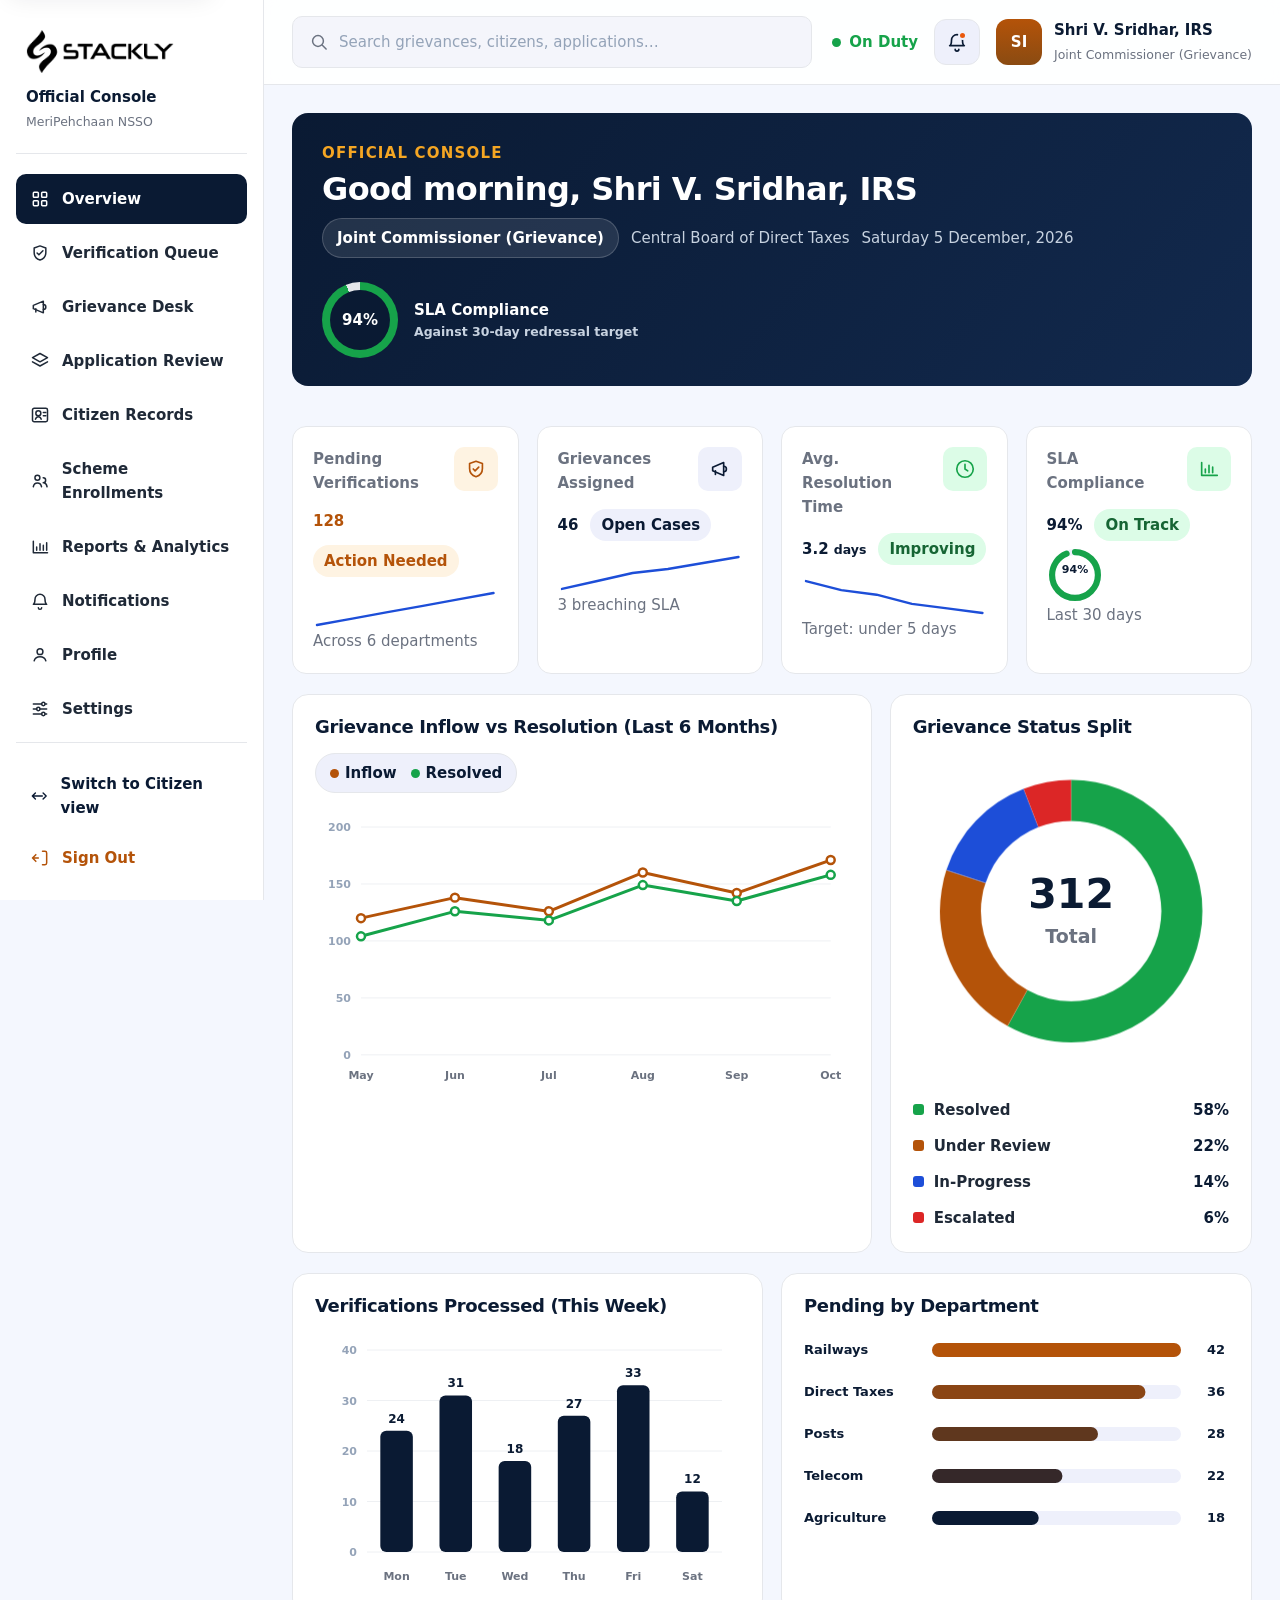
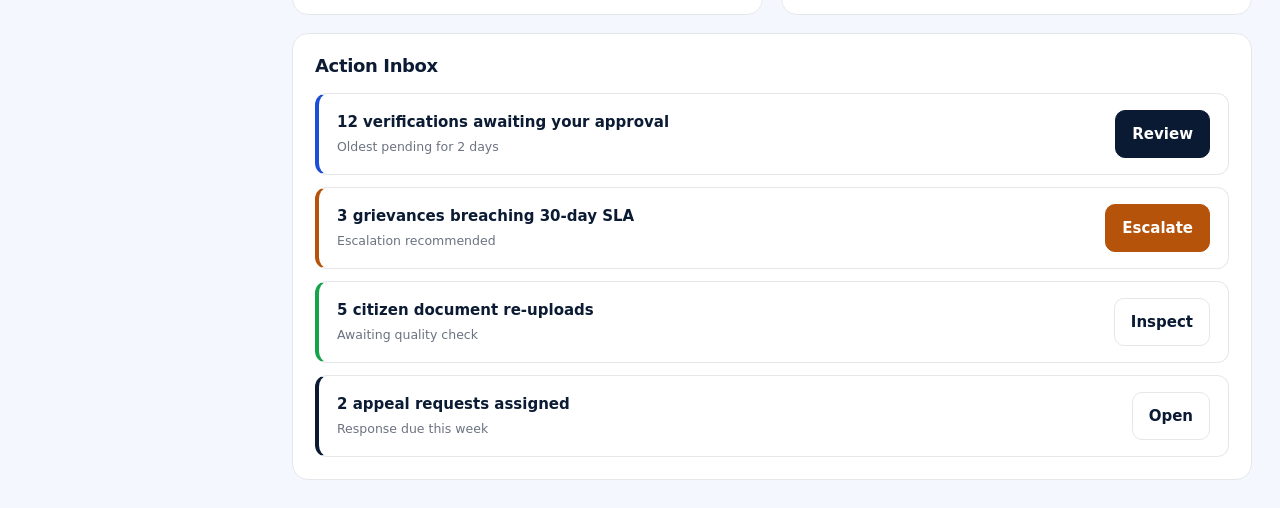
<file: government-dashboard.html>
<!doctype html>
<html lang="en">
<head>
  <meta charset="utf-8">
  <meta name="viewport" content="width=device-width, initial-scale=1">
  <meta name="description" content="Stackly Government Official Console — verification queues, grievance desk, application review, citizen records and analytics for authorised officers.">
  <title>Official Console | Stackly MeriPehchaan</title>
  <link rel="stylesheet" href="css/government-dashboard.css">
</head>
<body>
  <a class="skip-link" href="#main-content">Skip to main content</a>

<main id="main-content">
    <div class="dash">
      <aside class="dash__side" id="side">
        <div class="dash__brand">
          <a class="dash__brand-logo is-official" href="index.html" aria-label="Stackly home"><img src="assets/logo/logo-stackly.webp" alt="Stackly" width="150" height="36"></a>
          <div><strong>Official Console</strong><small>MeriPehchaan NSSO</small></div>
        </div>
        <nav class="dash__nav" aria-label="Official dashboard">
          <a class="dnav is-active" href="#overview" data-view="overview"><svg viewBox="0 0 24 24" fill="none" stroke="currentColor" stroke-linecap="round" stroke-linejoin="round" stroke-width="1.8" aria-hidden="true"><rect x="4" y="4" width="6" height="6" rx="1" /><rect x="14" y="4" width="6" height="6" rx="1" /><rect x="4" y="14" width="6" height="6" rx="1" /><rect x="14" y="14" width="6" height="6" rx="1" /></svg> Overview</a>
          <a class="dnav" href="#verification" data-view="verification"><svg viewBox="0 0 24 24" fill="none" stroke="currentColor" stroke-linecap="round" stroke-linejoin="round" stroke-width="1.8" aria-hidden="true"><path d="M12 3.5 19 6v5.5c0 4.3-2.8 7.7-7 9-4.2-1.3-7-4.7-7-9V6l7-2.5Z" /><path d="m8.5 12 2.2 2.2 4.8-4.8" /></svg> Verification Queue</a>
          <a class="dnav" href="#grievances" data-view="grievances"><svg viewBox="0 0 24 24" fill="none" stroke="currentColor" stroke-linecap="round" stroke-linejoin="round" stroke-width="1.8" aria-hidden="true"><path d="M4 10v4l12 5V5L4 10Z" /><path d="M16 9a3 3 0 0 1 0 6M7 14v4" /></svg> Grievance Desk</a>
          <a class="dnav" href="#applications" data-view="applications"><svg viewBox="0 0 24 24" fill="none" stroke="currentColor" stroke-linecap="round" stroke-linejoin="round" stroke-width="1.8" aria-hidden="true"><path d="m12 3 9 5-9 5-9-5 9-5Z" /><path d="m3 13 9 5 9-5" /></svg> Application Review</a>
          <a class="dnav" href="#records" data-view="records"><svg viewBox="0 0 24 24" fill="none" stroke="currentColor" stroke-linecap="round" stroke-linejoin="round" stroke-width="1.8" aria-hidden="true"><rect x="3" y="4" width="18" height="16" rx="2" /><circle cx="10" cy="10" r="3" /><path d="M6.5 17c.7-2 2-3 3.5-3s2.8 1 3.5 3M16 9h3M16 13h3" /></svg> Citizen Records</a>
          <a class="dnav" href="#enrollments" data-view="enrollments"><svg viewBox="0 0 24 24" fill="none" stroke="currentColor" stroke-linecap="round" stroke-linejoin="round" stroke-width="1.8" aria-hidden="true"><circle cx="9" cy="8" r="3" /><path d="M4 19c.6-3 2.1-4.5 5-4.5s4.4 1.5 5 4.5M16 8a3 3 0 0 1 0 6M17.5 14.5c1.7.5 2.8 2 3.2 4.5" /></svg> Scheme Enrollments</a>
          <a class="dnav" href="#reports" data-view="reports"><svg viewBox="0 0 24 24" fill="none" stroke="currentColor" stroke-linecap="round" stroke-linejoin="round" stroke-width="1.8" aria-hidden="true"><path d="M4 19V5M4 19h17M8 16v-4M12 16V8M16 16v-6M20 16v-9" /></svg> Reports &amp; Analytics</a>
          <a class="dnav" href="#notifications" data-view="notifications"><svg viewBox="0 0 24 24" fill="none" stroke="currentColor" stroke-linecap="round" stroke-linejoin="round" stroke-width="1.8" aria-hidden="true"><path d="M6 10a6 6 0 0 1 12 0c0 5 2 6 2 6H4s2-1 2-6Z" /><path d="M10 20a2 2 0 0 0 4 0" /></svg> Notifications</a>
          <a class="dnav" href="#profile" data-view="profile"><svg viewBox="0 0 24 24" fill="none" stroke="currentColor" stroke-linecap="round" stroke-linejoin="round" stroke-width="1.8" aria-hidden="true"><circle cx="12" cy="8" r="3.5" /><path d="M5 19c.7-3.2 3.4-5 7-5s6.3 1.8 7 5" /></svg> Profile</a>
          <a class="dnav" href="#settings" data-view="settings"><svg viewBox="0 0 24 24" fill="none" stroke="currentColor" stroke-linecap="round" stroke-linejoin="round" stroke-width="1.8" aria-hidden="true"><path d="M4 6h10M18 6h2M4 12h4M12 12h8M4 18h10M18 18h2" /><circle cx="16" cy="6" r="2" /><circle cx="10" cy="12" r="2" /><circle cx="16" cy="18" r="2" /></svg> Settings</a>
        </nav>
        <div class="dash__side-foot">
          <a class="dash__switch" href="citizen-dashboard.html"><svg viewBox="0 0 24 24" fill="none" stroke="currentColor" stroke-linecap="round" stroke-linejoin="round" stroke-width="1.8" aria-hidden="true"><path d="M7 8 3 12l4 4M3 12h13M17 8l4 4-4 4" /></svg> Switch to Citizen view</a>
          <a class="dash__logout" href="#" id="logout"><svg viewBox="0 0 24 24" fill="none" stroke="currentColor" stroke-linecap="round" stroke-linejoin="round" stroke-width="1.8" aria-hidden="true"><path d="M15 4h3a2 2 0 0 1 2 2v12a2 2 0 0 1-2 2h-3" /><path d="M10 12H3M7 8l-4 4 4 4" /></svg> Sign Out</a>
        </div>
      </aside>
      <div class="dash__overlay" id="dashOverlay"></div>

      <div class="dash__main">
        <header class="dash__topbar">
          <button class="dash__burger" id="burger" aria-label="Toggle menu" aria-expanded="false" aria-controls="side"><svg viewBox="0 0 24 24" fill="none" stroke="currentColor" stroke-linecap="round" stroke-linejoin="round" stroke-width="1.8" aria-hidden="true"><path d="M4 7h16M4 12h16M4 17h16" /></svg></button>
          <div class="dash__search">
            <svg viewBox="0 0 24 24" fill="none" stroke="currentColor" stroke-linecap="round" stroke-linejoin="round" stroke-width="1.8" aria-hidden="true"><circle cx="10.8" cy="10.8" r="6.5" /><path d="m16 16 4.5 4.5" /></svg>
            <input type="search" placeholder="Search grievances, citizens, applications…" aria-label="Search">
          </div>
          <div class="dash__top-actions">
            <span class="dash__duty"><i></i> On Duty</span>
            <button class="dash__icon-btn" aria-label="Notifications"><svg viewBox="0 0 24 24" fill="none" stroke="currentColor" stroke-linecap="round" stroke-linejoin="round" stroke-width="1.8" aria-hidden="true"><path d="M6 10a6 6 0 0 1 12 0c0 5 2 6 2 6H4s2-1 2-6Z" /><path d="M10 20a2 2 0 0 0 4 0" /></svg><i class="dash__badge"></i></button>
            <div class="dash__user">
              <span class="dash__avatar is-official" id="topAvatar">VS</span>
              <span class="dash__user-text">
                <strong id="topName">Shri V. Sridhar, IRS</strong>
                <small id="topRole">Joint Commissioner (Grievance)</small>
              </span>
            </div>
          </div>
        </header>

        <main class="dash__views" id="views">

          <!-- ============ OVERVIEW ============ -->
          <section class="view is-active" id="view-overview" data-view="overview">
            <div class="welcome">
              <div>
                <span class="welcome__eyebrow">Official Console</span>
                <h2>Good morning, <span id="welcomeName">Shri V. Sridhar, IRS</span></h2>
                <div class="welcome__meta">
                  <span class="welcome__chip" id="welcomeRole">Joint Commissioner (Grievance)</span>
                  <span id="welcomeDept">Central Board of Direct Taxes</span>
                  <span id="welcomeDate">Monday, 5 October 2026</span>
                </div>
              </div>
              <div class="welcome__verify">
                <span class="ring is-dark" style="--pct:94;--ring-color:#16A34A"><b>94%</b></span>
                <div><strong>SLA Compliance</strong><small>Against 30-day redressal target</small></div>
              </div>
            </div>

            <div class="dstats">
              <div class="dstats__grid">
                <article class="stat-card">
                  <div class="stat-card__top">
                    <span class="stat-card__label">Pending Verifications</span>
                    <span class="stat-card__icon is-amber"><svg viewBox="0 0 24 24" fill="none" stroke="currentColor" stroke-linecap="round" stroke-linejoin="round" stroke-width="1.8" aria-hidden="true"><path d="M12 3.5 19 6v5.5c0 4.3-2.8 7.7-7 9-4.2-1.3-7-4.7-7-9V6l7-2.5Z" /><path d="m9 12 2 2 4-4" /></svg></span>
                  </div>
                  <div class="stat-card__mid">
                    <span class="stat-card__value is-amber"><span class="counter" data-target="128">128</span></span>
                    <span class="stat-card__tag is-amber">Action Needed</span>
                  </div>
                  <div class="stat-card__spark" data-spark="88,96,104,112,120,128"></div>
                  <p class="stat-card__foot">Across 6 departments</p>
                </article>
                <article class="stat-card">
                  <div class="stat-card__top">
                    <span class="stat-card__label">Grievances Assigned</span>
                    <span class="stat-card__icon is-navy"><svg viewBox="0 0 24 24" fill="none" stroke="currentColor" stroke-linecap="round" stroke-linejoin="round" stroke-width="1.8" aria-hidden="true"><path d="M4 10v4l12 5V5L4 10Z" /><path d="M16 9a3 3 0 0 1 0 6M7 14v4" /></svg></span>
                  </div>
                  <div class="stat-card__mid">
                    <span class="stat-card__value"><span class="counter" data-target="46">46</span></span>
                    <span class="stat-card__tag is-lav">Open Cases</span>
                  </div>
                  <div class="stat-card__spark" data-spark="30,34,38,40,43,46"></div>
                  <p class="stat-card__foot">3 breaching SLA</p>
                </article>
                <article class="stat-card">
                  <div class="stat-card__top">
                    <span class="stat-card__label">Avg. Resolution Time</span>
                    <span class="stat-card__icon is-green"><svg viewBox="0 0 24 24" fill="none" stroke="currentColor" stroke-linecap="round" stroke-linejoin="round" stroke-width="1.8" aria-hidden="true"><circle cx="12" cy="12" r="9" /><path d="M12 7v5l3 2" /></svg></span>
                  </div>
                  <div class="stat-card__mid">
                    <span class="stat-card__value"><span class="counter" data-target="3.2" data-decimals="1">3.2</span> <small>days</small></span>
                    <span class="stat-card__tag is-green">Improving</span>
                  </div>
                  <div class="stat-card__spark" data-spark="4.6,4.2,4.0,3.6,3.4,3.2"></div>
                  <p class="stat-card__foot">Target: under 5 days</p>
                </article>
                <article class="stat-card">
                  <div class="stat-card__top">
                    <span class="stat-card__label">SLA Compliance</span>
                    <span class="stat-card__icon is-green"><svg viewBox="0 0 24 24" fill="none" stroke="currentColor" stroke-linecap="round" stroke-linejoin="round" stroke-width="1.8" aria-hidden="true"><path d="M4 19V5M4 19h17M8 16v-4M12 16V8M16 16v-6" /></svg></span>
                  </div>
                  <div class="stat-card__mid">
                    <span class="stat-card__value"><span class="counter" data-target="94">94</span>%</span>
                    <span class="stat-card__tag is-green">On Track</span>
                  </div>
                  <div class="stat-card__ring" id="kpiRing" style="height:56px;display:flex;align-items:center"></div>
                  <p class="stat-card__foot">Last 30 days</p>
                </article>
              </div>
            </div>

            <div class="chart-grid chart-grid--a">
              <article class="chart-card">
                <div class="chart-card__head">
                  <h3>Grievance Inflow vs Resolution (Last 6 Months)</h3>
                  <span class="chart-card__legend" style="gap:14px">
                    <span style="display:inline-flex;align-items:center;gap:6px"><i style="background:#B45309"></i> Inflow</span>
                    <span style="display:inline-flex;align-items:center;gap:6px"><i style="background:#16A34A"></i> Resolved</span>
                  </span>
                </div>
                <div class="chart" id="chartInflow" role="img" aria-label="Line chart comparing grievance inflow and resolved counts from May to October. Inflow 120,138,126,160,142,171; Resolved 104,126,118,149,135,158."></div>
              </article>
              <article class="chart-card">
                <div class="chart-card__head"><h3>Grievance Status Split</h3></div>
                <div class="donut-wrap">
                  <div class="chart" id="chartStatus" role="img" aria-label="Donut chart: Resolved 58 percent, Under Review 22 percent, In-Progress 14 percent, Escalated 6 percent. Total 312."></div>
                  <div class="chart-legend" id="legendStatus"></div>
                </div>
              </article>
            </div>

            <div class="chart-grid chart-grid--b">
              <article class="chart-card">
                <div class="chart-card__head"><h3>Verifications Processed (This Week)</h3></div>
                <div class="chart" id="chartWeek" role="img" aria-label="Bar chart of verifications processed: Mon 24, Tue 31, Wed 18, Thu 27, Fri 33, Sat 12."></div>
              </article>
              <article class="chart-card">
                <div class="chart-card__head"><h3>Pending by Department</h3></div>
                <div class="chart" id="chartDept" role="img" aria-label="Horizontal bar chart of pending items by department: Railways 42, Direct Taxes 36, Posts 28, Telecom 22, Agriculture 18."></div>
              </article>
            </div>

            <article class="chart-card" style="margin-top:18px">
              <div class="chart-card__head"><h3>Action Inbox</h3></div>
              <div class="inbox">
                <div class="inbox__item is-blue">
                  <div class="inbox__body"><strong>12 verifications awaiting your approval</strong><small>Oldest pending for 2 days</small></div>
                  <div class="inbox__actions"><button onclick="window.location.href='404.html'" class="dbtn is-navy" type="button">Review</button></div>
                </div>
                <div class="inbox__item is-amber">
                  <div class="inbox__body"><strong>3 grievances breaching 30-day SLA</strong><small>Escalation recommended</small></div>
                  <div class="inbox__actions"><button onclick="window.location.href='404.html'" class="dbtn is-brand" type="button">Escalate</button></div>
                </div>
                <div class="inbox__item is-green">
                  <div class="inbox__body"><strong>5 citizen document re-uploads</strong><small>Awaiting quality check</small></div>
                  <div class="inbox__actions"><button onclick="window.location.href='404.html'" class="dbtn" type="button">Inspect</button></div>
                </div>
                <div class="inbox__item">
                  <div class="inbox__body"><strong>2 appeal requests assigned</strong><small>Response due this week</small></div>
                  <div class="inbox__actions"><button onclick="window.location.href='404.html'" class="dbtn" type="button">Open</button></div>
                </div>
              </div>
            </article>
          </section>

          <!-- ============ VERIFICATION ============ -->
          <section class="view" id="view-verification" data-view="verification">
            <div class="dash-sec-head">
              <div><h2>Pending Verifications</h2><p>Approve, reject or request more information from citizens.</p></div>
              <span class="pill is-amber">128 Pending</span>
            </div>
            <div class="chips">
              <button onclick="window.location.href='404.html'" class="chip is-active" type="button">All</button>
              <button onclick="window.location.href='404.html'" class="chip" type="button">High Risk</button>
              <button onclick="window.location.href='404.html'" class="chip" type="button">Aadhaar</button>
              <button onclick="window.location.href='404.html'" class="chip" type="button">Documents</button>
            </div>
            <div class="dtable-wrap">
              <table class="dtable">
                <thead><tr><th>Citizen</th><th>Requested Document</th><th>Submitted</th><th>Risk</th><th>Status</th><th>Actions</th></tr></thead>
                <tbody>
                  <tr>
                    <td><strong>Rohit Kumar</strong><br><small>Aadhaar •••• 9021</small></td>
                    <td>Passport Address Proof</td><td>12 Oct 2024</td>
                    <td><span class="pill is-green">Low</span></td><td><span class="pill is-amber">Pending</span></td>
                    <td><button onclick="window.location.href='404.html'" class="dbtn is-navy" type="button" data-action="approve">Approve</button> <button onclick="window.location.href='404.html'" class="dbtn" type="button" data-action="reject">Reject</button></td>
                  </tr>
                  <tr>
                    <td><strong>Anita Deshmukh</strong><br><small>Aadhaar •••• 4412</small></td>
                    <td>Income Certificate</td><td>12 Oct 2024</td>
                    <td><span class="pill is-red">High</span></td><td><span class="pill is-amber">Pending</span></td>
                    <td><button onclick="window.location.href='404.html'" class="dbtn is-navy" type="button" data-action="approve">Approve</button> <button onclick="window.location.href='404.html'" class="dbtn" type="button" data-action="reject">Reject</button></td>
                  </tr>
                  <tr>
                    <td><strong>Mohammed Irfan</strong><br><small>Aadhaar •••• 7781</small></td>
                    <td>Domicile Certificate</td><td>11 Oct 2024</td>
                    <td><span class="pill is-green">Low</span></td><td><span class="pill is-amber">Pending</span></td>
                    <td><button onclick="window.location.href='404.html'" class="dbtn is-navy" type="button" data-action="approve">Approve</button> <button onclick="window.location.href='404.html'" class="dbtn" type="button" data-action="reject">Reject</button></td>
                  </tr>
                  <tr>
                    <td><strong>Lakshmi Narayan</strong><br><small>Aadhaar •••• 1209</small></td>
                    <td>Driving Licence Renewal</td><td>10 Oct 2024</td>
                    <td><span class="pill is-amber">Medium</span></td><td><span class="pill is-amber">Pending</span></td>
                    <td><button onclick="window.location.href='404.html'" class="dbtn is-navy" type="button" data-action="approve">Approve</button> <button onclick="window.location.href='404.html'" class="dbtn" type="button" data-action="reject">Reject</button></td>
                  </tr>
                  <tr>
                    <td><strong>Priya Menon</strong><br><small>Aadhaar •••• 5567</small></td>
                    <td>Caste Certificate</td><td>09 Oct 2024</td>
                    <td><span class="pill is-green">Low</span></td><td><span class="pill is-amber">Pending</span></td>
                    <td><button onclick="window.location.href='404.html'" class="dbtn is-navy" type="button" data-action="approve">Approve</button> <button onclick="window.location.href='404.html'" class="dbtn" type="button" data-action="reject">Reject</button></td>
                  </tr>
                  <tr>
                    <td><strong>Sanjay Gupta</strong><br><small>Aadhaar •••• 3345</small></td>
                    <td>PAN–Aadhaar Linkage</td><td>08 Oct 2024</td>
                    <td><span class="pill is-red">High</span></td><td><span class="pill is-amber">Pending</span></td>
                    <td><button onclick="window.location.href='404.html'" class="dbtn is-navy" type="button" data-action="approve">Approve</button> <button onclick="window.location.href='404.html'" class="dbtn" type="button" data-action="reject">Reject</button></td>
                  </tr>
                </tbody>
              </table>
            </div>
            <article class="chart-card" style="margin-top:18px">
              <div class="chart-card__head"><h3>Approval Rate</h3></div>
              <div class="donut-wrap">
                <div class="chart" id="chartApproval" role="img" aria-label="Donut chart of approval rate: Approved 87 percent, Rejected 13 percent."></div>
                <div class="chart-legend" id="legendApproval"></div>
              </div>
            </article>
          </section>

          <!-- ============ GRIEVANCES ============ -->
          <section class="view" id="view-grievances" data-view="grievances">
            <div class="dash-sec-head">
              <div><h2>Grievance Desk</h2><p>Track redressal against the 30-day SLA and issue Action Taken Reports.</p></div>
              <span class="pill is-amber">46 Assigned</span>
            </div>
            <div class="dtable-wrap">
              <table class="dtable">
                <thead><tr><th>Reg No</th><th>Citizen</th><th>Department</th><th>Days Elapsed</th><th>Status</th><th>Action</th></tr></thead>
                <tbody>
                  <tr><td><strong>PMOPG/E/2024/0081290</strong></td><td>Rohit Kumar</td><td>Direct Taxes</td>
                    <td><div class="sla"><div class="sla__bar"><span style="width:87%"></span></div><span class="sla__days">26 / 30</span></div></td>
                    <td><span class="pill is-amber">Under Review</span></td><td><button onclick="window.location.href='404.html'" class="dbtn is-navy" type="button" data-action="atr">Issue ATR</button></td></tr>
                  <tr><td><strong>PMOPG/E/2024/0071123</strong></td><td>Anita Deshmukh</td><td>Railways</td>
                    <td><div class="sla"><div class="sla__bar is-danger"><span style="width:100%"></span></div><span class="sla__days">33 / 30</span></div></td>
                    <td><span class="pill is-red">SLA Breached</span></td><td><button onclick="window.location.href='404.html'" class="dbtn is-brand" type="button" data-action="escalate">Escalate</button></td></tr>
                  <tr><td><strong>DLGOV/E/2024/0044127</strong></td><td>Mohammed Irfan</td><td>Posts</td>
                    <td><div class="sla"><div class="sla__bar is-warn"><span style="width:73%"></span></div><span class="sla__days">22 / 30</span></div></td>
                    <td><span class="pill is-amber">Under Review</span></td><td><button onclick="window.location.href='404.html'" class="dbtn is-navy" type="button" data-action="atr">Issue ATR</button></td></tr>
                  <tr><td><strong>CPGRAMS/E/2024/0011908</strong></td><td>Lakshmi Narayan</td><td>Telecom</td>
                    <td><div class="sla"><div class="sla__bar"><span style="width:47%"></span></div><span class="sla__days">14 / 30</span></div></td>
                    <td><span class="pill is-lav">In-Progress</span></td><td><button onclick="window.location.href='404.html'" class="dbtn" type="button" data-action="open">Open</button></td></tr>
                  <tr><td><strong>PMOPG/E/2024/0032011</strong></td><td>Priya Menon</td><td>Agriculture</td>
                    <td><div class="sla"><div class="sla__bar"><span style="width:20%"></span></div><span class="sla__days">6 / 30</span></div></td>
                    <td><span class="pill is-green">Resolved</span></td><td><button onclick="window.location.href='404.html'" class="dbtn" type="button" data-action="open">Open</button></td></tr>
                </tbody>
              </table>
            </div>
          </section>

          <!-- ============ APPLICATIONS ============ -->
          <section class="view" id="view-applications" data-view="applications">
            <div class="dash-sec-head">
              <div><h2>Application Review</h2><p>Review submitted applications and take approval decisions.</p></div>
              <span class="pill is-amber">18 Awaiting Action</span>
            </div>

            <div class="kpi-strip">
              <article class="stat-card">
                <div class="stat-card__top">
                  <span class="stat-card__label">Pending Review</span>
                  <span class="stat-card__icon is-amber"><svg viewBox="0 0 24 24" fill="none" stroke="currentColor" stroke-linecap="round" stroke-linejoin="round" stroke-width="1.8" aria-hidden="true"><circle cx="12" cy="12" r="9" /><path d="M12 7v5l3 2" /></svg></span>
                </div>
                <div class="stat-card__mid"><span class="stat-card__value is-amber">18</span><span class="stat-card__tag is-amber">Awaiting</span></div>
                <p class="stat-card__foot">Across 6 departments</p>
              </article>
              <article class="stat-card">
                <div class="stat-card__top">
                  <span class="stat-card__label">Approved Today</span>
                  <span class="stat-card__icon is-green"><svg viewBox="0 0 24 24" fill="none" stroke="currentColor" stroke-linecap="round" stroke-linejoin="round" stroke-width="1.8" aria-hidden="true"><path d="M12 3.5 19 6v5.5c0 4.3-2.8 7.7-7 9-4.2-1.3-7-4.7-7-9V6l7-2.5Z" /><path d="m9 12 2 2 4-4" /></svg></span>
                </div>
                <div class="stat-card__mid"><span class="stat-card__value">24</span><span class="stat-card__tag is-green">Cleared</span></div>
                <p class="stat-card__foot">Includes 12 auto e-KYC</p>
              </article>
              <article class="stat-card">
                <div class="stat-card__top">
                  <span class="stat-card__label">Returned</span>
                  <span class="stat-card__icon is-navy"><svg viewBox="0 0 24 24" fill="none" stroke="currentColor" stroke-linecap="round" stroke-linejoin="round" stroke-width="1.8" aria-hidden="true"><path d="M9 14 4 9l5-5" /><path d="M4 9h11a5 5 0 0 1 0 10H9" /></svg></span>
                </div>
                <div class="stat-card__mid"><span class="stat-card__value">5</span><span class="stat-card__tag is-lav">Re-upload</span></div>
                <p class="stat-card__foot">Awaiting citizen response</p>
              </article>
              <article class="stat-card">
                <div class="stat-card__top">
                  <span class="stat-card__label">Avg. Turnaround</span>
                  <span class="stat-card__icon is-navy"><svg viewBox="0 0 24 24" fill="none" stroke="currentColor" stroke-linecap="round" stroke-linejoin="round" stroke-width="1.8" aria-hidden="true"><path d="M4 19V5M4 19h17M8 16v-4M12 16V8M16 16v-6" /></svg></span>
                </div>
                <div class="stat-card__mid"><span class="stat-card__value">1.4 <small>days</small></span><span class="stat-card__tag is-green">On Track</span></div>
                <p class="stat-card__foot">Target under 3 days</p>
              </article>
            </div>

            <div class="dtable-wrap" style="margin-top:18px">
              <table class="dtable">
                <thead><tr><th>Application ID</th><th>Applicant</th><th>Service</th><th>Submitted</th><th>Priority</th><th>Status</th><th>Action</th></tr></thead>
                <tbody>
                  <tr><td><strong>APP-24-0019284102</strong></td><td>Rohit Kumar</td><td>Passport Re-issue</td><td>12 Sep 2024</td><td><span class="pill is-red">High</span></td><td><span class="pill is-amber">In-Review</span></td><td><button onclick="window.location.href='404.html'" class="dbtn is-navy" type="button">Approve</button> <button onclick="window.location.href='404.html'" class="dbtn" type="button">Return</button></td></tr>
                  <tr><td><strong>APP-DL-042023009182</strong></td><td>Anita Deshmukh</td><td>Driving Licence Renewal</td><td>28 Jul 2024</td><td><span class="pill is-lav">Normal</span></td><td><span class="pill is-green">Verified</span></td><td><button onclick="window.location.href='404.html'" class="dbtn is-navy" type="button">Approve</button> <button onclick="window.location.href='404.html'" class="dbtn" type="button">Return</button></td></tr>
                  <tr><td><strong>APP-PMK-9182741</strong></td><td>Mohammed Irfan</td><td>PM Kisan Samman Nidhi</td><td>04 Jun 2024</td><td><span class="pill is-lav">Normal</span></td><td><span class="pill is-green">Approved</span></td><td><button onclick="window.location.href='404.html'" class="dbtn" type="button">View</button></td></tr>
                  <tr><td><strong>APP-DLGOV-00219</strong></td><td>Lakshmi Narayan</td><td>Income Certificate</td><td>10 Oct 2024</td><td><span class="pill is-red">High</span></td><td><span class="pill is-amber">Pending</span></td><td><button onclick="window.location.href='404.html'" class="dbtn is-navy" type="button">Approve</button> <button onclick="window.location.href='404.html'" class="dbtn" type="button">Return</button></td></tr>
                  <tr><td><strong>APP-DL-2024-77810</strong></td><td>Priya Menon</td><td>Caste Certificate</td><td>08 Oct 2024</td><td><span class="pill is-lav">Low</span></td><td><span class="pill is-amber">In-Review</span></td><td><button onclick="window.location.href='404.html'" class="dbtn is-navy" type="button">Approve</button> <button onclick="window.location.href='404.html'" class="dbtn" type="button">Return</button></td></tr>
                  <tr><td><strong>APP-EPFO-2024-4412</strong></td><td>Sanjay Gupta</td><td>EPFO UAN Linkage</td><td>01 Oct 2024</td><td><span class="pill is-lav">Normal</span></td><td><span class="pill is-green">Approved</span></td><td><button onclick="window.location.href='404.html'" class="dbtn" type="button">View</button></td></tr>
                </tbody>
              </table>
            </div>

            <article class="chart-card" style="margin-top:18px">
              <div class="chart-card__head"><h3>Recent Decisions</h3></div>
              <ul class="timeline">
                <li><span class="timeline__dot" style="background:#16A34A"></span><div class="timeline__body"><strong>Application approved</strong><span> Passport re-issue for Rohit Kumar cleared at MEA.</span><br><small>Today, 10:12 AM</small></div></li>
                <li><span class="timeline__dot" style="background:#B45309"></span><div class="timeline__body"><strong>Application returned</strong><span> Address proof missing for Anita Deshmukh.</span><br><small>Today, 09:40 AM</small></div></li>
                <li><span class="timeline__dot" style="background:#16A34A"></span><div class="timeline__body"><strong>Application approved</strong><span> Income certificate for Lakshmi Narayan issued.</span><br><small>Yesterday, 04:25 PM</small></div></li>
                <li><span class="timeline__dot" style="background:#1D4ED8"></span><div class="timeline__body"><strong>e-KYC auto-verified</strong><span> 12 applications cleared via DigiLocker.</span><br><small>Yesterday, 02:05 PM</small></div></li>
                <li><span class="timeline__dot" style="background:#DC2626"></span><div class="timeline__body"><strong>Application escalated</strong><span> SLA breach on EPFO UAN linkage (Sanjay Gupta).</span><br><small>2 days ago</small></div></li>
              </ul>
            </article>
          </section>

          <!-- ============ RECORDS ============ -->
          <section class="view" id="view-records" data-view="records">
            <div class="dash-sec-head"><div><h2>Citizen Records</h2><p>Search verified citizen identities and inspect their document vault.</p></div></div>
            <div class="record-layout">
              <div>
                <div class="record-search">
                  <svg viewBox="0 0 24 24" fill="none" stroke="currentColor" stroke-linecap="round" stroke-linejoin="round" stroke-width="1.8" aria-hidden="true"><circle cx="10.8" cy="10.8" r="6.5" /><path d="m16 16 4.5 4.5" /></svg>
                  <input type="search" placeholder="Search by name, Aadhaar last 4 or employee ID…" aria-label="Search citizen records">
                </div>
                <div class="dtable-wrap">
                  <table class="dtable">
                    <thead><tr><th>Name</th><th>Aadhaar</th><th>State</th><th>Verified Docs</th><th>Last Activity</th><th>Action</th></tr></thead>
                    <tbody>
                      <tr><td><strong>Rohit Kumar</strong></td><td>XXXX-XXXX-9021</td><td>Delhi NCT</td><td>6</td><td>Today, 09:42 AM</td><td><button onclick="window.location.href='404.html'" class="dbtn" type="button" data-action="open">Open</button></td></tr>
                      <tr><td><strong>Anita Deshmukh</strong></td><td>XXXX-XXXX-4412</td><td>Maharashtra</td><td>5</td><td>Yesterday, 04:15 PM</td><td><button onclick="window.location.href='404.html'" class="dbtn" type="button" data-action="open">Open</button></td></tr>
                      <tr><td><strong>Mohammed Irfan</strong></td><td>XXXX-XXXX-7781</td><td>Uttar Pradesh</td><td>4</td><td>2 days ago</td><td><button onclick="window.location.href='404.html'" class="dbtn" type="button" data-action="open">Open</button></td></tr>
                      <tr><td><strong>Lakshmi Narayan</strong></td><td>XXXX-XXXX-1209</td><td>Karnataka</td><td>6</td><td>3 days ago</td><td><button onclick="window.location.href='404.html'" class="dbtn" type="button" data-action="open">Open</button></td></tr>
                      <tr><td><strong>Priya Menon</strong></td><td>XXXX-XXXX-5567</td><td>Tamil Nadu</td><td>3</td><td>5 days ago</td><td><button onclick="window.location.href='404.html'" class="dbtn" type="button" data-action="open">Open</button></td></tr>
                    </tbody>
                  </table>
                </div>
              </div>
              <aside class="dcard record-detail">
                <div class="record-detail__top">
                  <span class="record-detail__avatar">RK</span>
                  <div><strong>Rohit Kumar</strong><small>Citizen • Delhi NCT</small></div>
                </div>
                <div class="record-detail__row"><span>Aadhaar</span><strong>XXXX-XXXX-9021</strong></div>
                <div class="record-detail__row"><span>ABHA ID</span><strong>91-4820-1928-33</strong></div>
                <div class="record-detail__row"><span>Verified Docs</span><strong>6</strong></div>
                <div class="record-detail__row"><span>Profile Score</span><strong>95%</strong></div>
                <div class="record-detail__row"><span>Last Activity</span><strong>Today, 09:42 AM</strong></div>
                <button onclick="window.location.href='404.html'" class="dbtn is-navy" type="button" style="width:100%;margin-top:16px" data-action="open">Open Full Record</button>
              </aside>
            </div>
          </section>

          <!-- ============ ENROLLMENTS ============ -->
          <section class="view" id="view-enrollments" data-view="enrollments">
            <div class="dash-sec-head"><div><h2>Scheme Enrollments</h2><p>Monitor enrolment volumes and outreach for flagship schemes.</p></div></div>
            <div class="schemes__grid">
              <article class="scard">
                <span class="scard__icon is-green"><svg viewBox="0 0 24 24" fill="none" stroke="currentColor" stroke-linecap="round" stroke-linejoin="round" stroke-width="1.8" aria-hidden="true"><path d="M12 3.5 19 6v5.5c0 4.3-2.8 7.7-7 9-4.2-1.3-7-4.7-7-9V6l7-2.5Z" /><path d="M12 9v5M9.5 11.5h5" /></svg></span>
                <h3 class="scard__title">Ayushman Bharat (AB-PMJAY)</h3>
                <p class="scard__text">Cashless hospital cover of ₹5,00,000 per family per year.</p>
                <div class="scard__foot"><span class="scard__value">48,210 Enrolled</span><span class="pill is-green">+6.2%</span></div>
              </article>
              <article class="scard">
                <span class="scard__icon is-amber"><svg viewBox="0 0 24 24" fill="none" stroke="currentColor" stroke-linecap="round" stroke-linejoin="round" stroke-width="1.8" aria-hidden="true"><rect x="4" y="4" width="16" height="6" rx="1" /><path d="M8 10v3M12 10v3M16 10v3M4 13h16" /><path d="M7 20h10M10 16v4M14 16v4" /></svg></span>
                <h3 class="scard__title">PM Surya Ghar: Muft Bijli Yojana</h3>
                <p class="scard__text">Rooftop solar subsidy up to ₹78,000 per household.</p>
                <div class="scard__foot"><span class="scard__value is-amber">19,640 Enrolled</span><span class="pill is-green">+11.4%</span></div>
              </article>
              <article class="scard">
                <span class="scard__icon is-lav"><svg viewBox="0 0 24 24" fill="none" stroke="currentColor" stroke-linecap="round" stroke-linejoin="round" stroke-width="1.8" aria-hidden="true"><path d="m3.5 9.5 8.5-4.5 8.5 4.5-8.5 4.5-8.5-4.5Z" /><path d="M6.5 12.5v3.2c0 1.2 2.5 2.3 5.5 2.3s5.5-1.1 5.5-2.3v-3.2M20.5 10.2v4" /></svg></span>
                <h3 class="scard__title">National Apprenticeship (NAPS)</h3>
                <p class="scard__text">Stipend support up to ₹1,500/month for apprenticeships.</p>
                <div class="scard__foot"><span class="scard__value">12,905 Enrolled</span><span class="pill is-amber">+2.8%</span></div>
              </article>
            </div>
            <article class="chart-card" style="margin-top:18px">
              <div class="chart-card__head"><h3>Enrollments by Scheme</h3></div>
              <div class="chart" id="chartEnroll" role="img" aria-label="Bar chart of enrollments by scheme: Ayushman Bharat 48,210; PM Surya Ghar 19,640; NAPS 12,905; PM Kisan 33,120."></div>
            </article>
          </section>

          <!-- ============ REPORTS ============ -->
          <section class="view" id="view-reports" data-view="reports">
            <div class="dash-sec-head">
              <div><h2>Reports &amp; Analytics</h2><p>Monthly volume, department share and exportable summaries.</p></div>
              <span class="pill is-green">Live</span>
            </div>
            <div class="kpi-strip">
              <article class="stat-card"><div class="stat-card__top"><span class="stat-card__label">Total Grievances</span></div><div class="stat-card__mid"><span class="stat-card__value"><span class="counter" data-target="312">312</span></span></div><p class="stat-card__foot">Last 6 months</p></article>
              <article class="stat-card"><div class="stat-card__top"><span class="stat-card__label">Resolved</span></div><div class="stat-card__mid"><span class="stat-card__value"><span class="counter" data-target="181">181</span></span></div><p class="stat-card__foot">58% of total</p></article>
              <article class="stat-card"><div class="stat-card__top"><span class="stat-card__label">Avg. Days</span></div><div class="stat-card__mid"><span class="stat-card__value"><span class="counter" data-target="3.2" data-decimals="1">3.2</span></span></div><p class="stat-card__foot">Resolution time</p></article>
              <article class="stat-card"><div class="stat-card__top"><span class="stat-card__label">SLA Compliance</span></div><div class="stat-card__mid"><span class="stat-card__value"><span class="counter" data-target="94">94</span>%</span></div><p class="stat-card__foot">Against target</p></article>
            </div>
            <div class="chart-grid chart-grid--a">
              <article class="chart-card">
                <div class="chart-card__head"><h3>Monthly Grievance Volume</h3></div>
                <div class="chart" id="chartMonthly" role="img" aria-label="Line chart of monthly grievance volume: May 120, June 138, July 126, August 160, September 142, October 171."></div>
              </article>
              <article class="chart-card">
                <div class="chart-card__head"><h3>Department Share</h3></div>
                <div class="donut-wrap">
                  <div class="chart" id="chartDeptShare" role="img" aria-label="Donut chart of department share: Direct Taxes 34 percent, Railways 26 percent, Posts 20 percent, Telecom 12 percent, Agriculture 8 percent."></div>
                  <div class="chart-legend" id="legendDeptShare"></div>
                </div>
              </article>
            </div>
            <div class="export-row">
              <button onclick="window.location.href='404.html'" class="dbtn is-navy" type="button" data-export="csv">Export CSV</button>
              <button onclick="window.location.href='404.html'" class="dbtn" type="button" data-export="pdf">Export PDF</button>
              <span class="pill is-lav">Demo export • no download</span>
            </div>
          </section>

          <!-- ============ NOTIFICATIONS ============ -->
          <section class="view" id="view-notifications" data-view="notifications">
            <div class="dash-sec-head">
              <div><h2>Notifications</h2><p>System alerts, SLA reminders and assignment updates.</p></div>
              <button onclick="window.location.href='404.html'" class="dbtn is-navy" type="button" id="markAllRead">Mark all read</button>
            </div>
            <div class="dcard" style="padding:0">
              <div class="notif"><span class="notif__icon is-amber"><svg viewBox="0 0 24 24" fill="none" stroke="currentColor" stroke-linecap="round" stroke-linejoin="round" stroke-width="1.8" aria-hidden="true"><path d="M12 4 2.5 20h19L12 4Z" /><path d="M12 10v4M12 17h.01" /></svg></span><div class="notif__body"><strong>3 grievances breaching SLA</strong><p>Escalation recommended for Railways and Direct Taxes tickets.</p><small>10 minutes ago</small></div><span class="notif__dot"></span></div>
              <div class="notif"><span class="notif__icon is-blue"><svg viewBox="0 0 24 24" fill="none" stroke="currentColor" stroke-linecap="round" stroke-linejoin="round" stroke-width="1.8" aria-hidden="true"><path d="M12 3.5 19 6v5.5c0 4.3-2.8 7.7-7 9-4.2-1.3-7-4.7-7-9V6l7-2.5Z" /><path d="m9 12 2 2 4-4" /></svg></span><div class="notif__body"><strong>12 new verifications assigned</strong><p>Citizen document verification queue updated.</p><small>42 minutes ago</small></div><span class="notif__dot"></span></div>
              <div class="notif"><span class="notif__icon is-green"><svg viewBox="0 0 24 24" fill="none" stroke="currentColor" stroke-linecap="round" stroke-linejoin="round" stroke-width="1.8" aria-hidden="true"><path d="m5 13 4 4L19 7" /></svg></span><div class="notif__body"><strong>ATR accepted by citizen</strong><p>Grievance PMOPG/E/2024/0032011 closed successfully.</p><small>2 hours ago</small></div><span class="notif__dot"></span></div>
              <div class="notif"><span class="notif__icon is-blue"><svg viewBox="0 0 24 24" fill="none" stroke="currentColor" stroke-linecap="round" stroke-linejoin="round" stroke-width="1.8" aria-hidden="true"><circle cx="12" cy="12" r="9" /><path d="M12 7v5l3 2" /></svg></span><div class="notif__body"><strong>Daily digest ready</strong><p>Your department performance summary for yesterday.</p><small>6 hours ago</small></div><span class="notif__dot"></span></div>
              <div class="notif is-read"><span class="notif__icon is-green"><svg viewBox="0 0 24 24" fill="none" stroke="currentColor" stroke-linecap="round" stroke-linejoin="round" stroke-width="1.8" aria-hidden="true"><path d="M4 19V5M4 19h17M8 16v-4M12 16V8M16 16v-6" /></svg></span><div class="notif__body"><strong>Weekly analytics published</strong><p>Grievance resolution rate improved by 4.1%.</p><small>Yesterday</small></div><span class="notif__dot"></span></div>
            </div>
          </section>

          <!-- ============ PROFILE ============ -->
          <section class="view" id="view-profile" data-view="profile">
            <div class="dash-sec-head"><div><h2>Official Profile</h2><p>Update your official identity and posting details.</p></div></div>
            <div class="dcard">
              <form class="dform" id="officialForm">
                <label class="dfield"><span>Full Name</span><input type="text" id="ofName" value="Shri V. Sridhar, IRS"></label>
                <label class="dfield"><span>Designation</span><input type="text" id="ofDesignation" value="Joint Commissioner (Grievance)"></label>
                <label class="dfield"><span>Department</span>
                  <select id="ofDepartment">
                    <option>Central Board of Direct Taxes</option><option>Indian Railways</option><option>Department of Posts</option><option>Department of Telecommunications</option><option>Ministry of Agriculture &amp; Farmers Welfare</option>
                  </select>
                </label>
                <label class="dfield"><span>Employee ID</span><input type="text" id="ofEmployee" value="GOI-IRS-2291" readonly></label>
                <label class="dfield"><span>Cadre / State</span>
                  <select id="ofState">
                    <option>Delhi NCT</option><option>Maharashtra</option><option>Karnataka</option><option>Tamil Nadu</option><option>Uttar Pradesh</option>
                  </select>
                </label>
                <div class="dform__actions">
                  <button onclick="window.location.href='404.html'" class="dbtn is-navy" type="submit">Save Changes</button>
                  <span class="dform__note" id="officialSaved" hidden>Profile updated successfully.</span>
                </div>
              </form>
            </div>
          </section>

          <!-- ============ SETTINGS ============ -->
          <section class="view" id="view-settings" data-view="settings">
            <div class="dash-sec-head"><div><h2>Settings</h2><p>Alerting, SLA reminders and delegation preferences.</p></div></div>
            <div class="dcard">
              <div class="toggle-row">
                <div class="toggle-row__text"><strong>Email Alerts</strong><small>Receive assignment and SLA breach emails.</small></div>
                <label class="toggle"><input type="checkbox" checked><span></span></label>
              </div>
              <div class="toggle-row">
                <div class="toggle-row__text"><strong>SLA Reminders</strong><small>Remind 5 days before the 30-day SLA deadline.</small></div>
                <label class="toggle"><input type="checkbox" checked><span></span></label>
              </div>
              <div class="toggle-row">
                <div class="toggle-row__text"><strong>Two-Factor Authentication</strong><small>Require OTP for official console sign-in.</small></div>
                <label class="toggle"><input type="checkbox" checked><span></span></label>
              </div>
              <div class="toggle-row">
                <div class="toggle-row__text"><strong>Delegate Approvals</strong><small>Allow senior officers to act on your queue.</small></div>
                <label class="toggle"><input type="checkbox"><span></span></label>
              </div>
            </div>
            <div class="dcard" style="margin-top:18px">
              <div class="dash-sec-head" style="margin-bottom:12px"><div><h3 style="margin:0;color:#0B1B33;font-weight:800">Default Department</h3></div></div>
              <label class="dfield" style="max-width:420px"><span>Department</span>
                <select><option>Central Board of Direct Taxes</option><option>Indian Railways</option><option>Department of Posts</option><option>Department of Telecommunications</option></select>
              </label>
            </div>
            <div class="dcard" style="margin-top:18px;display:flex;align-items:center;justify-content:space-between;gap:16px;flex-wrap:wrap">
              <div class="toggle-row__text"><strong>Sign out of Official Console</strong><small>End this session on the current device.</small></div>
              <button onclick="window.location.href='404.html'" class="dbtn is-brand" type="button" id="settingsLogout">Sign Out</button>
            </div>
          </section>

        </main>
      </div>
    </div>
  </main>
  <button class="back-to-top" id="back-to-top" type="button" aria-label="Back to top">
    <svg class="icon" viewBox="0 0 24 24" aria-hidden="true"><path d="m6 14 6-6 6 6" /></svg>
  </button>

  <script src="js/government-dashboard.js" defer></script>
</body>
</html>
</file>
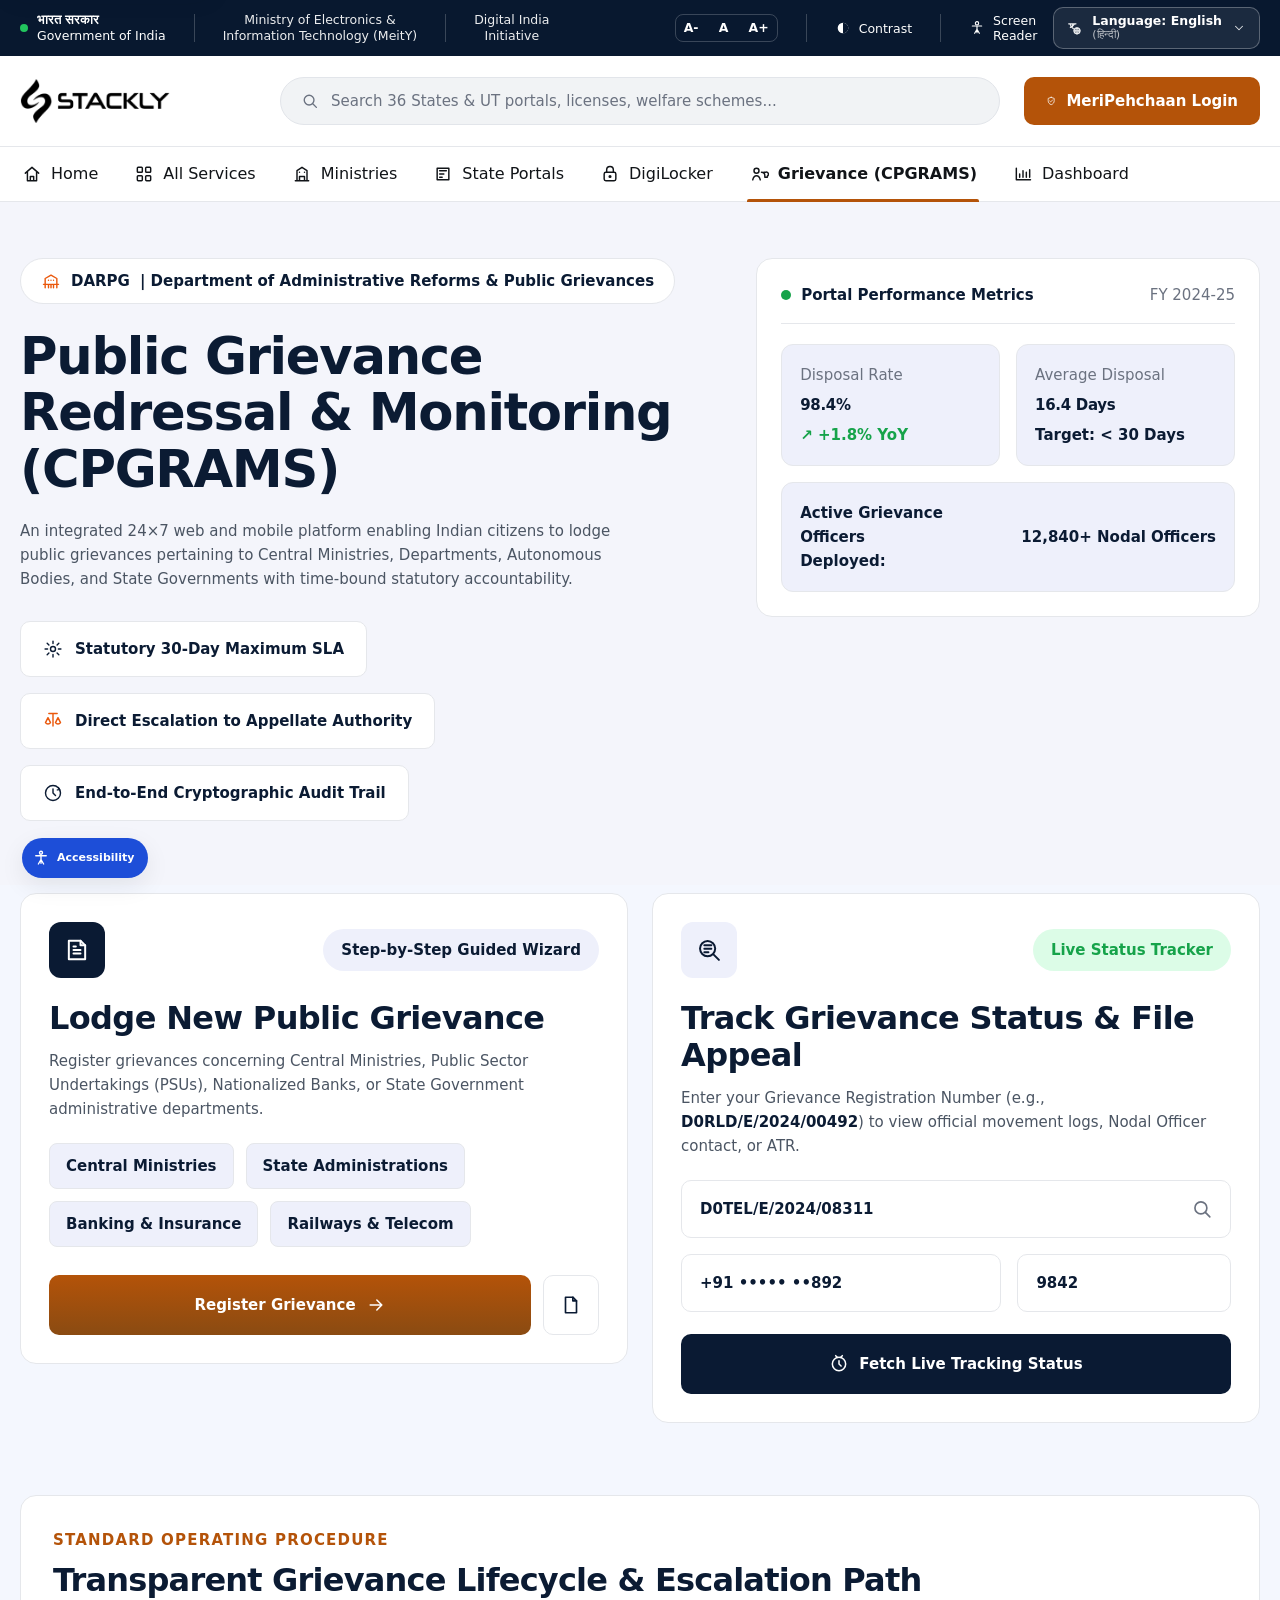
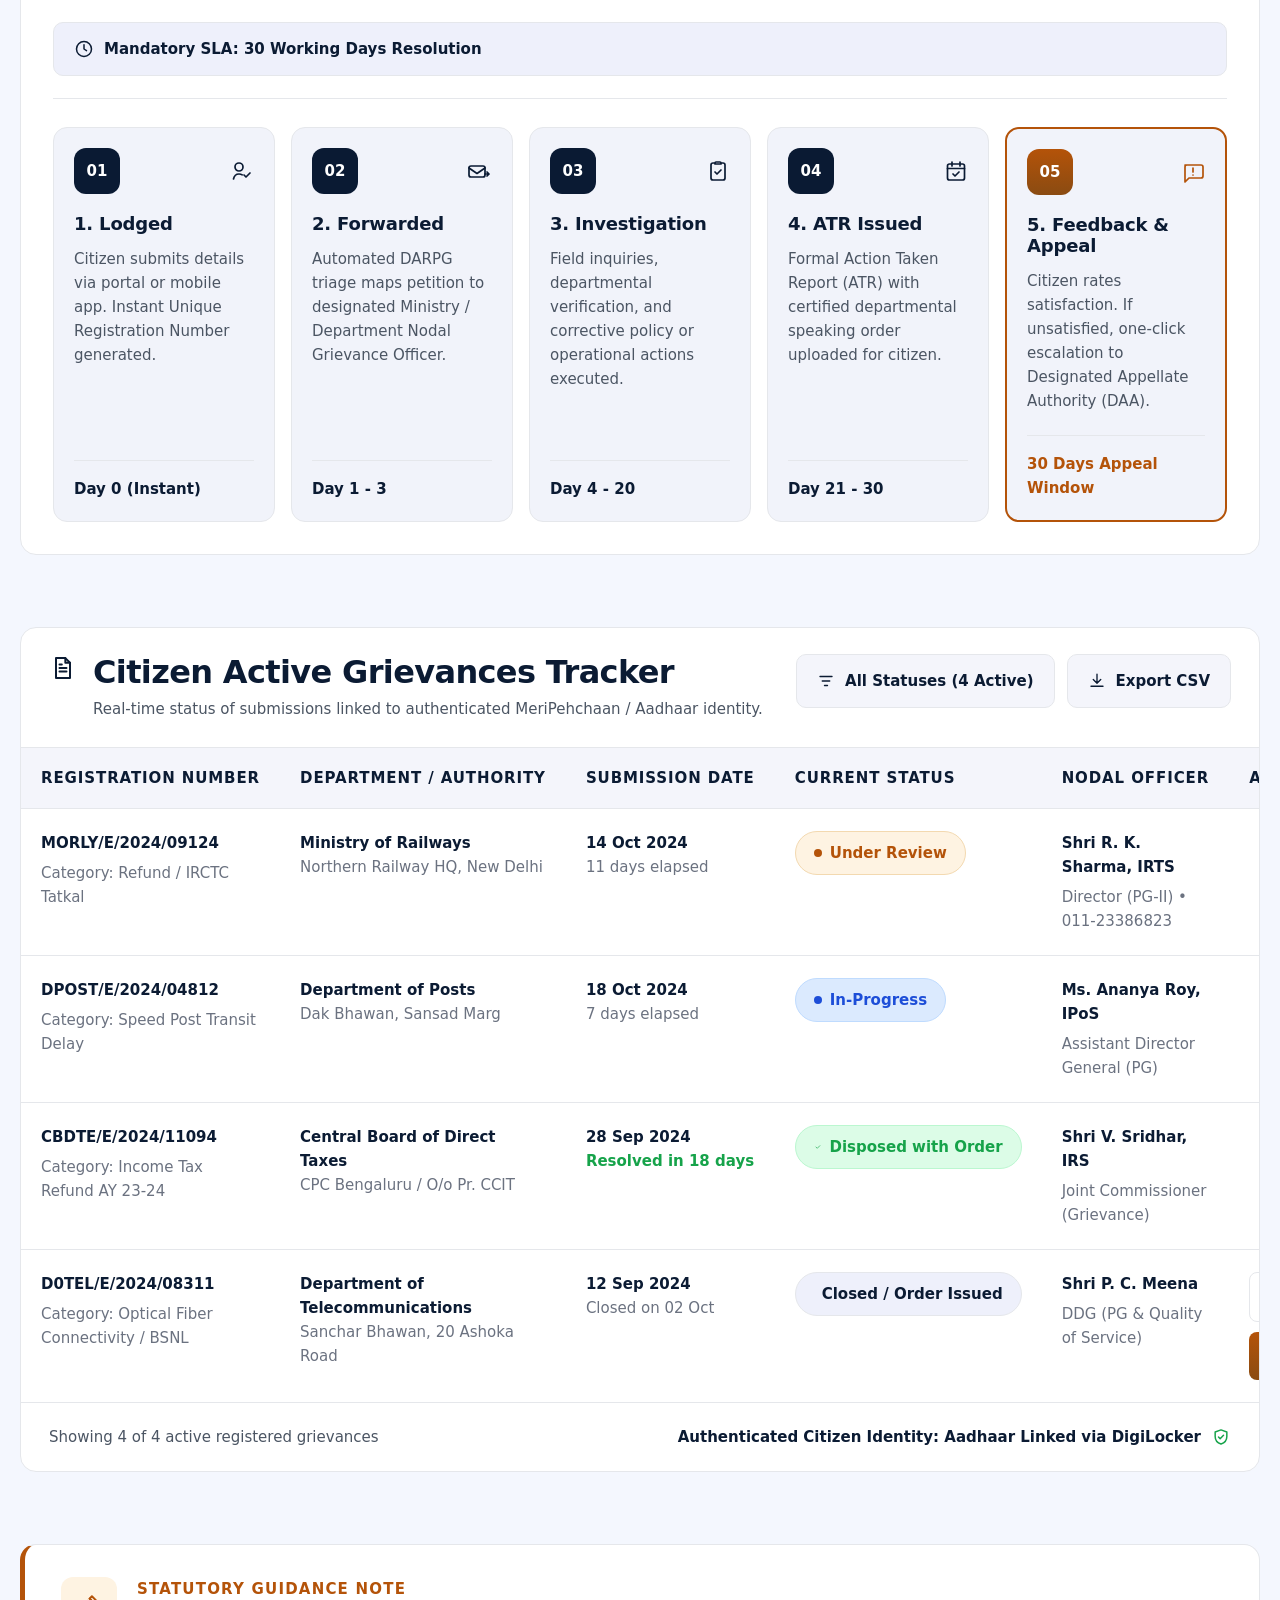
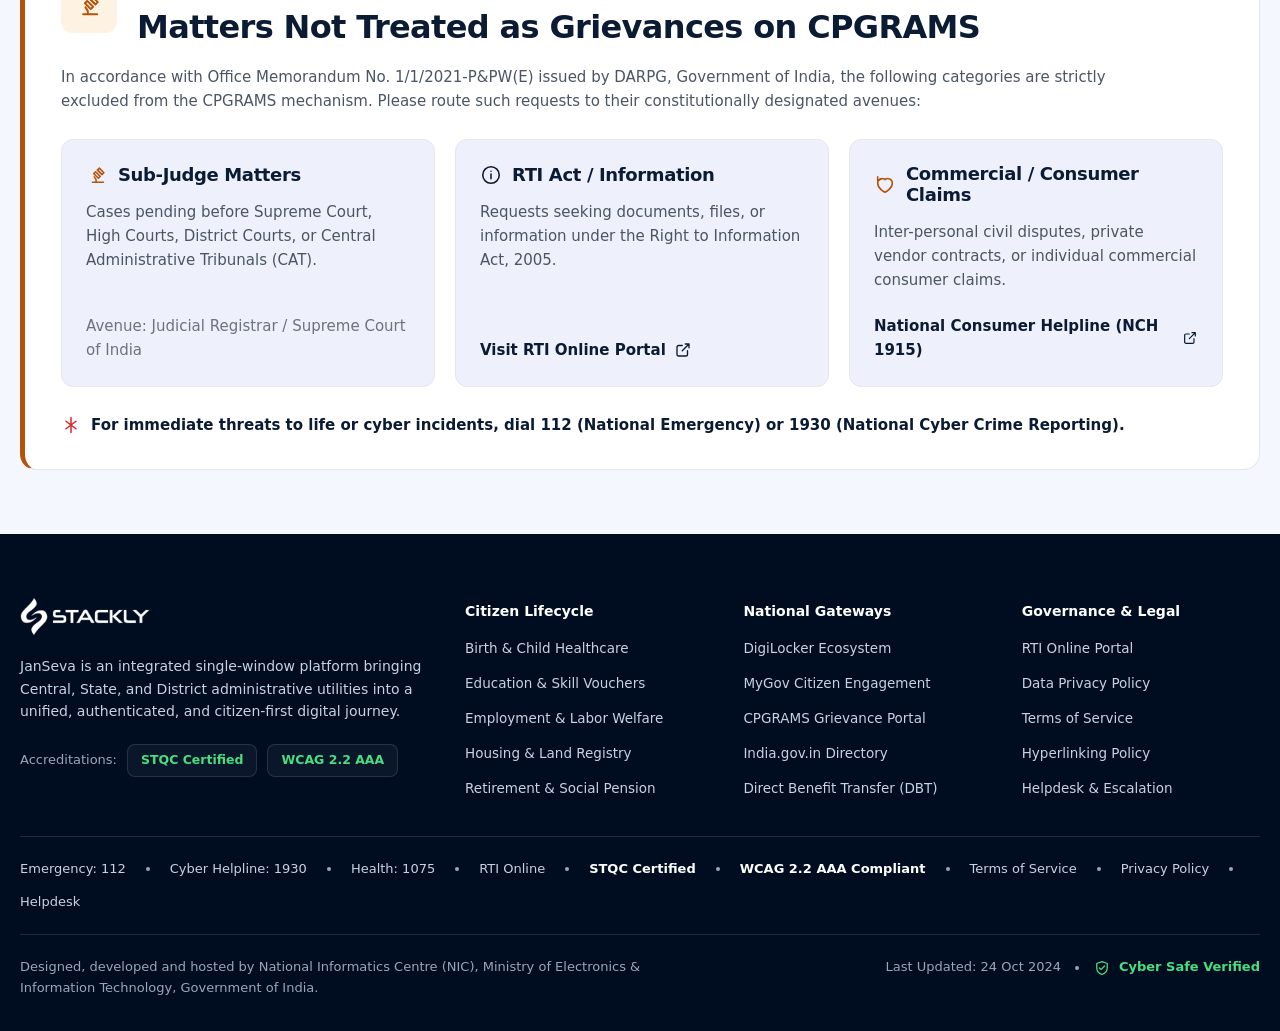
<file: grievance.html>
<!doctype html>
<html lang="en">
<head>
  <meta charset="utf-8">
  <meta name="viewport" content="width=device-width, initial-scale=1">
  <meta name="description" content="Stackly Public Grievance Redressal &amp; Monitoring (CPGRAMS) — lodge public grievances against Central Ministries, Departments, Autonomous Bodies, and State Governments with time-bound statutory accountability.">
  <title>Stackly | Public Grievance Redressal &amp; Monitoring (CPGRAMS)</title>
  <link rel="stylesheet" href="css/grievance.css">
</head>
<body>
  <a class="skip-link" href="#main-content">Skip to main content</a>

  <header class="site-header" id="site-header">
    <div class="utility-bar">
      <div class="header-container utility-content">
        <div class="utility-primary">
          <div class="utility-identity">
            <span class="utility-status-dot" aria-hidden="true"></span>
            <span class="utility-stack"><span lang="hi">भारत सरकार</span><span>Government of India</span></span>
          </div>
          <span class="utility-divider" aria-hidden="true"></span>
          <div class="utility-detail"><span>Ministry of Electronics &amp;</span><span>Information Technology (MeitY)</span></div>
          <span class="utility-divider" aria-hidden="true"></span>
          <div class="utility-detail"><span>Digital India</span><span>Initiative</span></div>
        </div>

        <div class="utility-right">
          <div class="font-size-control" role="group" aria-label="Text size">
            <button type="button" data-font-size="sm" aria-label="Decrease text size">A-</button>
            <button type="button" data-font-size="md" aria-label="Reset text size">A</button>
            <button type="button" data-font-size="lg" aria-label="Increase text size">A+</button>
          </div>
          <span class="utility-divider" aria-hidden="true"></span>
          <button class="utility-tool" type="button" aria-label="Increase contrast">
            <svg class="utility-icon contrast-icon" viewBox="0 0 24 24" aria-hidden="true"><path d="M12 4a8 8 0 1 0 0 16 8 8 0 0 0 0-16Z" fill="currentColor" stroke="none" /><path d="M12 4a8 8 0 0 1 0 16Z" fill="var(--navy-900)" stroke="none" /></svg>
            <span>Contrast</span>
          </button>
          <span class="utility-divider" aria-hidden="true"></span>
          <button class="utility-tool utility-screen-reader" type="button" aria-label="Screen reader support">
            <svg class="utility-icon" viewBox="0 0 24 24" aria-hidden="true"><circle cx="12" cy="5" r="2.5" /><path d="M5 9h14M12 9v10M8.5 20l3.5-6 3.5 6" /></svg>
            <span>Screen<br>Reader</span>
          </button>
          <div class="language-control">
            <button class="language-selector" id="language-selector" type="button" aria-haspopup="listbox" aria-expanded="false" aria-controls="language-menu">
              <svg class="utility-icon" viewBox="0 0 24 24" aria-hidden="true"><path d="M4 5h11M9.5 5v2M6 5c.8 3.4 2.5 5.8 5.1 7.4M6.5 10.5c2.3-.9 4.3-2.5 5.8-4.7" /><circle cx="16.5" cy="15.5" r="4.5" /><path d="M12 15.5h9M16.5 11c1.2 1.3 1.8 2.8 1.8 4.5s-.6 3.2-1.8 4.5c-1.2-1.3-1.8-2.8-1.8-4.5s.6-3.2 1.8-4.5Z" /></svg>
              <span class="language-copy"><span>Language: English</span><span lang="hi">(हिन्दी)</span></span>
              <svg class="language-chevron" viewBox="0 0 24 24" aria-hidden="true"><path d="m6 9 6 6 6-6" /></svg>
            </button>
            <div class="language-menu" id="language-menu" role="listbox" aria-label="Choose language" hidden>
              <button type="button" role="option" aria-selected="true" data-language="English">English</button>
              <button type="button" role="option" aria-selected="false" data-language="Hindi">हिन्दी</button>
              <button type="button" role="option" aria-selected="false" data-language="Tamil">தமிழ்</button>
            </div>
          </div>
        </div>
      </div>
    </div>

    <div class="main-bar">
      <div class="header-container main-bar-inner">
        <a class="header-brand" href="index.html" aria-label="Stackly home">
          <img class="header-brand-logo" src="assets/logo/logo-stackly.webp" alt="Stackly" width="150" height="36">
        </a>
        <form class="site-search" role="search" action="#top">
          <svg class="search-icon" viewBox="0 0 24 24" aria-hidden="true"><circle cx="10.8" cy="10.8" r="6.5" /><path d="m16 16 4.5 4.5" /></svg>
          <label class="sr-only" for="site-header-search">Search citizen services</label>
          <input id="site-header-search" type="search" placeholder="Search 36 States &amp; UT portals, licenses, welfare schemes..." autocomplete="off">
        </form>
        <a class="btn-login" href="login.html">
          <svg class="login-icon" viewBox="0 0 24 24" aria-hidden="true"><path d="M12 3.5 19 6v5.5c0 4.3-2.8 7.7-7 9-4.2-1.3-7-4.7-7-9V6l7-2.5Z" /><path d="m8.5 12 2.2 2.2 4.8-4.8" /></svg>
          <span>MeriPehchaan Login</span>
        </a>
        <button class="header-menu-toggle" type="button" aria-label="Open primary navigation" aria-expanded="false" aria-controls="primary-nav">
          <span></span><span></span><span></span>
        </button>
      </div>
    </div>

    <nav class="primary-nav" id="primary-nav" aria-label="Primary">
      <div class="header-container primary-nav-inner">
        <button class="header-drawer-close" type="button" aria-label="Close primary navigation" data-header-close>
          <svg class="icon" viewBox="0 0 24 24" aria-hidden="true"><path d="m6 6 12 12M18 6 6 18" /></svg>
          <span>Menu</span>
        </button>
        <a class="nav-item" href="index.html"><svg class="icon" viewBox="0 0 24 24" aria-hidden="true"><path d="m4 11 8-7 8 7M6.5 9.5V20h11V9.5M10 20v-5h4v5" /></svg><span>Home</span></a>
        <a class="nav-item" href="services.html"><svg class="icon" viewBox="0 0 24 24" aria-hidden="true"><rect x="4" y="4" width="6" height="6" rx="1" /><rect x="14" y="4" width="6" height="6" rx="1" /><rect x="4" y="14" width="6" height="6" rx="1" /><rect x="14" y="14" width="6" height="6" rx="1" /></svg><span>All Services</span></a>
        <a class="nav-item" href="ministries.html"><svg class="icon" viewBox="0 0 24 24" aria-hidden="true"><path d="M4 20h16M6 20V8l6-4 6 4v12M9 20v-5h6v5M9 10h.01M15 10h.01" /></svg><span>Ministries</span></a>
        <a class="nav-item" href="state-portal.html"><svg class="icon" viewBox="0 0 24 24" aria-hidden="true"><path d="M5 5h14v14H5zM8 8h8M8 12h5M8 16h3" /></svg><span>State Portals</span></a>
        <a class="nav-item" href="digilocker.html"><svg class="icon" viewBox="0 0 24 24" aria-hidden="true"><rect x="5" y="10" width="14" height="10" rx="2" /><path d="M8 10V7a4 4 0 0 1 8 0v3" /><circle cx="12" cy="15" r="1" /></svg><span>DigiLocker</span></a>
        <a class="nav-item is-active" href="grievance.html" aria-current="page"><svg class="icon" viewBox="0 0 24 24" aria-hidden="true"><circle cx="9" cy="8" r="3" /><path d="M4.5 19c.6-3.2 2.1-5 4.5-5s3.9 1.8 4.5 5M15 10a4 4 0 0 1 4 4v2M18 10h1.5A2.5 2.5 0 0 1 22 14.5V16h-3" /></svg><span>Grievance (CPGRAMS)</span></a>
        <a class="nav-item" href="dashboard.html"><svg class="icon" viewBox="0 0 24 24" aria-hidden="true"><path d="M4 19V5M4 19h17M8 16v-4M12 16V8M16 16v-6M20 16v-9" /></svg><span>Dashboard</span></a>
        <a class="drawer-login" href="login.html">MeriPehchaan Login</a>
      </div>
    </nav>
    <div class="header-drawer-backdrop" data-header-close hidden></div>
  </header>

  <main id="main-content">
    <section class="ghero" id="top" aria-labelledby="ghero-title">
      <div class="container ghero__inner">

        <div class="ghero__left">
          <span class="ghero__eyebrow">
            <span class="ghero__eyebrow-icon"><svg viewBox="0 0 24 24" aria-hidden="true"><path d="M3 16h18M5 16v4M19 16v4M9 16v4M15 16v4M12 20v-4M5 16V9l7-4 7 4v7M9 11h.01M12 11h.01M15 11h.01" /></svg></span>
            <strong>DARPG</strong> | Department of Administrative Reforms &amp; Public Grievances
          </span>

          <h1 id="ghero-title" class="ghero__title">Public Grievance Redressal &amp; Monitoring (CPGRAMS)</h1>

          <p class="ghero__sub">An integrated 24×7 web and mobile platform enabling Indian citizens
             to lodge public grievances pertaining to Central Ministries, Departments, Autonomous
             Bodies, and State Governments with time-bound statutory accountability.</p>

          <div class="ghero__chips">
            <span class="ghero__chip"><svg viewBox="0 0 24 24" aria-hidden="true"><circle cx="12" cy="12" r="3" /><path d="M12 2.5v3M12 18.5v3M2.5 12h3M18.5 12h3M5 5l2.1 2.1M16.9 16.9 19 19M19 5l-2.1 2.1M7.1 16.9 5 19" /></svg> Statutory 30-Day Maximum SLA</span>
            <span class="ghero__chip"><svg viewBox="0 0 24 24" aria-hidden="true"><path d="M12 3v15M7 3h10" /><path d="M6 8l-3 6a3.5 3.5 0 0 0 6 0L6 8ZM18 8l-3 6a3.5 3.5 0 0 0 6 0l-3-6Z" /></svg> Direct Escalation to Appellate Authority</span>
            <span class="ghero__chip"><svg viewBox="0 0 24 24" aria-hidden="true"><circle cx="12" cy="12" r="9" /><path d="M12 7v5l3 3" /><path d="M18.5 5.5 20 8l-2.8.3" /></svg> End-to-End Cryptographic Audit Trail</span>
          </div>
        </div>

        <aside class="ghero__panel">
          <div class="ghero__panel-head">
            <span class="ghero__panel-title"><i class="ghero__dot"></i> Portal Performance Metrics</span>
            <span class="ghero__panel-fy">FY 2024-25</span>
          </div>
          <div class="ghero__stats">
            <div class="ghero__stat">
              <span class="ghero__stat-label">Disposal Rate</span>
              <span class="ghero__stat-value"><span class="counter" data-target="98.4" data-decimals="1">98.4</span>%</span>
              <span class="ghero__stat-delta">↗ +1.8% YoY</span>
            </div>
            <div class="ghero__stat">
              <span class="ghero__stat-label">Average Disposal</span>
              <span class="ghero__stat-value"><span class="counter" data-target="16.4" data-decimals="1">16.4</span> Days</span>
              <span class="ghero__stat-note">Target: &lt; 30 Days</span>
            </div>
          </div>
          <div class="ghero__officers">
            <span class="ghero__officers-label">Active Grievance Officers Deployed:</span>
            <span class="ghero__officers-value">12,840+ Nodal Officers</span>
          </div>
        </aside>

      </div>
    </section>

    <section class="gactions" aria-labelledby="gactions-title">
      <div class="container">
        <div class="gactions__grid">

          <article class="gcard">
            <div class="gcard__top">
              <span class="gcard__icon is-navy"><svg viewBox="0 0 24 24" aria-hidden="true"><path d="M5 4h10l4 4v12H5z" /><path d="M15 4v4h4M9 12h6M9 15h6M9 9h2" /></svg></span>
              <span class="gcard__pill is-lav">Step-by-Step Guided Wizard</span>
            </div>
            <h2 id="gactions-title" class="gcard__title">Lodge New Public Grievance</h2>
            <p class="gcard__sub">Register grievances concerning Central Ministries, Public Sector
               Undertakings (PSUs), Nationalized Banks, or State Government administrative departments.</p>
            <div class="gcard__chips">
              <button class="gchip" type="button">Central Ministries</button>
              <button class="gchip" type="button">State Administrations</button>
              <button class="gchip" type="button">Banking &amp; Insurance</button>
              <button class="gchip" type="button">Railways &amp; Telecom</button>
            </div>
            <div class="gcard__actions">
              <button onclick="window.location.href='404.html'" class="gbtn gbtn--brand" type="button">
                Register Grievance <svg viewBox="0 0 24 24" aria-hidden="true"><path d="M5 12h14M13 6l6 6-6 6" /></svg>
              </button>
              <button class="gbtn-square" type="button" aria-label="View draft grievances"><svg viewBox="0 0 24 24" aria-hidden="true"><path d="M6 3.5h8l4 4v13H6z" /><path d="M14 3.5v4h4" /></svg></button>
            </div>
          </article>

          <article class="gcard">
            <div class="gcard__top">
              <span class="gcard__icon is-lav"><svg viewBox="0 0 24 24" aria-hidden="true"><circle cx="10.8" cy="10.8" r="6.5" /><path d="m16 16 4.5 4.5" /><path d="M8 8h6M8 11h6M8 14h3.5" /></svg></span>
              <span class="gcard__pill is-green">Live Status Tracker</span>
            </div>
            <h2 class="gcard__title">Track Grievance Status &amp; File Appeal</h2>
            <p class="gcard__sub">Enter your Grievance Registration Number (e.g.,
               <strong>D0RLD/E/2024/00492</strong>) to view official movement logs, Nodal Officer
               contact, or ATR.</p>
            <label class="gfield">
              <input type="text" value="D0TEL/E/2024/08311" aria-label="Grievance Registration Number">
              <svg viewBox="0 0 24 24" aria-hidden="true"><circle cx="10.8" cy="10.8" r="6.5" /><path d="m16 16 4.5 4.5" /></svg>
            </label>
            <div class="gfield-row">
              <input type="tel" value="+91 ••••• ••892" aria-label="Registered mobile">
              <input type="text" value="9842" aria-label="OTP">
            </div>
            <button onclick="window.location.href='404.html'" class="gbtn gbtn--navy" type="button">
              <svg viewBox="0 0 24 24" aria-hidden="true"><circle cx="12" cy="12" r="8" /><path d="M12 8v4l2.5 2.5" /><path d="m8 2 2 2M16 2l-2 2" /></svg> Fetch Live Tracking Status
            </button>
          </article>

        </div>
      </div>
    </section>

    <section class="lifecycle" aria-labelledby="lifecycle-title">
      <div class="container">
        <div class="lifecycle__card">

          <div class="lifecycle__head">
            <div>
              <span class="lifecycle__eyebrow">Standard Operating Procedure</span>
              <h2 id="lifecycle-title" class="lifecycle__title">Transparent Grievance Lifecycle &amp; Escalation Path</h2>
            </div>
            <span class="lifecycle__sla"><svg viewBox="0 0 24 24" aria-hidden="true"><circle cx="12" cy="12" r="9" /><path d="M12 7v5l3 2" /></svg> Mandatory SLA: 30 Working Days Resolution</span>
          </div>

          <div class="lifecycle__grid">
            <article class="step-card">
              <div class="step-card__top">
                <span class="step-card__num">01</span>
                <span class="step-card__icon"><svg viewBox="0 0 24 24" aria-hidden="true"><circle cx="9" cy="8" r="4" /><path d="M3.5 20c.6-3 2.2-5 5.5-5 1.2 0 2.3.3 3.2.9" /><path d="m14 16 2 2 4-4" /></svg></span>
              </div>
              <h3 class="step-card__title">1. Lodged</h3>
              <p class="step-card__text">Citizen submits details via portal or mobile app. Instant
                 Unique Registration Number generated.</p>
              <span class="step-card__day">Day 0 (Instant)</span>
            </article>

            <article class="step-card">
              <div class="step-card__top">
                <span class="step-card__num">02</span>
                <span class="step-card__icon"><svg viewBox="0 0 24 24" aria-hidden="true"><path d="M3 7h12a2 2 0 0 1 2 2v7a2 2 0 0 1-2 2H3a2 2 0 0 1-2-2V9a2 2 0 0 1 2-2Z" /><path d="m1 9 8 5.5L17 9" /><path d="M17 15h4M19 13l2 2-2 2" /></svg></span>
              </div>
              <h3 class="step-card__title">2. Forwarded</h3>
              <p class="step-card__text">Automated DARPG triage maps petition to designated
                 Ministry / Department Nodal Grievance Officer.</p>
              <span class="step-card__day">Day 1 - 3</span>
            </article>

            <article class="step-card">
              <div class="step-card__top">
                <span class="step-card__num">03</span>
                <span class="step-card__icon"><svg viewBox="0 0 24 24" aria-hidden="true"><path d="M9 4H7a2 2 0 0 0-2 2v13a2 2 0 0 0 2 2h10a2 2 0 0 0 2-2V6a2 2 0 0 0-2-2h-2M9 4a1 1 0 0 1 1-1h4a1 1 0 0 1 1 1M9 4v1h6V4" /><path d="m9 13 2 2 4-4" /></svg></span>
              </div>
              <h3 class="step-card__title">3. Investigation</h3>
              <p class="step-card__text">Field inquiries, departmental verification, and
                 corrective policy or operational actions executed.</p>
              <span class="step-card__day">Day 4 - 20</span>
            </article>

            <article class="step-card">
              <div class="step-card__top">
                <span class="step-card__num">04</span>
                <span class="step-card__icon"><svg viewBox="0 0 24 24" aria-hidden="true"><rect x="3.5" y="5" width="17" height="16" rx="2" /><path d="M8 3v4M16 3v4M3.5 9.5h17" /><path d="m9 15 2 2 4-4" /></svg></span>
              </div>
              <h3 class="step-card__title">4. ATR Issued</h3>
              <p class="step-card__text">Formal Action Taken Report (ATR) with certified
                 departmental speaking order uploaded for citizen.</p>
              <span class="step-card__day">Day 21 - 30</span>
            </article>

            <article class="step-card is-accent">
              <div class="step-card__top">
                <span class="step-card__num">05</span>
                <span class="step-card__icon"><svg viewBox="0 0 24 24" aria-hidden="true"><path d="M4 5h16a2 2 0 0 1 2 2v9a2 2 0 0 1-2 2H8l-4 4V7a2 2 0 0 1 2-2Z" /><path d="M12 8v4M12 15h.01" /></svg></span>
              </div>
              <h3 class="step-card__title">5. Feedback &amp; Appeal</h3>
              <p class="step-card__text">Citizen rates satisfaction. If unsatisfied, one-click
                 escalation to Designated Appellate Authority (DAA).</p>
              <span class="step-card__day">30 Days Appeal Window</span>
            </article>
          </div>

        </div>
      </div>
    </section>

    <section class="tracker" aria-labelledby="tracker-title">
      <div class="container">
        <div class="tracker__card">

          <div class="tracker__head">
            <div class="tracker__head-left">
              <span class="tracker__icon"><svg viewBox="0 0 24 24" aria-hidden="true"><path d="M6 3.5h8l4 4v13H6z" /><path d="M14 3.5v4h4M9 12h6M9 15h6M9 9h2" /></svg></span>
              <div>
                <h2 id="tracker-title" class="tracker__title">Citizen Active Grievances Tracker</h2>
                <p class="tracker__sub">Real-time status of submissions linked to authenticated
                   MeriPehchaan / Aadhaar identity.</p>
              </div>
            </div>
            <div class="tracker__head-actions">
              <button class="tracker__pill" type="button" data-status-filter aria-expanded="false"><svg viewBox="0 0 24 24" aria-hidden="true"><path d="M4 6h16M7 12h10M10 18h4" /></svg> All Statuses (4 Active)</button>
              <button class="tracker__pill" type="button" data-export-csv><svg viewBox="0 0 24 24" aria-hidden="true"><path d="M12 3v12M7 10l5 5 5-5M4 19h16" /></svg> Export CSV</button>
            </div>
          </div>

          <div class="tracker__scroll">
            <table class="tracker__table">
              <thead>
                <tr>
                  <th>Registration Number</th>
                  <th>Department / Authority</th>
                  <th>Submission Date</th>
                  <th>Current Status</th>
                  <th>Nodal Officer</th>
                  <th class="ta-right">Action Taken Report (ATR)</th>
                </tr>
              </thead>
              <tbody>
                <tr>
                  <td data-label="Registration Number">
                    <span class="treg">MORLY/E/2024/09124</span>
                    <span class="tmeta">Category: Refund / IRCTC Tatkal</span>
                  </td>
                  <td data-label="Department / Authority">
                    <span class="tstrong">Ministry of Railways</span>
                    <span class="tmeta">Northern Railway HQ, New Delhi</span>
                  </td>
                  <td data-label="Submission Date">
                    <span class="tstrong">14 Oct 2024</span>
                    <span class="tmeta">11 days elapsed</span>
                  </td>
                  <td data-label="Current Status"><span class="status is-amber"><i></i> Under Review</span></td>
                  <td data-label="Nodal Officer" class="tnodal">
                    <span class="tstrong">Shri R. K. Sharma, IRTS</span>
                    <span class="tmeta">Director (PG-II) • 011-23386823</span>
                  </td>
                  <td data-label="Action Taken Report (ATR)" class="ta-right"><span class="tmeta">Pending Enquiry</span></td>
                </tr>

                <tr>
                  <td data-label="Registration Number">
                    <span class="treg">DPOST/E/2024/04812</span>
                    <span class="tmeta">Category: Speed Post Transit Delay</span>
                  </td>
                  <td data-label="Department / Authority">
                    <span class="tstrong">Department of Posts</span>
                    <span class="tmeta">Dak Bhawan, Sansad Marg</span>
                  </td>
                  <td data-label="Submission Date">
                    <span class="tstrong">18 Oct 2024</span>
                    <span class="tmeta">7 days elapsed</span>
                  </td>
                  <td data-label="Current Status"><span class="status is-blue"><i></i> In-Progress</span></td>
                  <td data-label="Nodal Officer" class="tnodal">
                    <span class="tstrong">Ms. Ananya Roy, IPoS</span>
                    <span class="tmeta">Assistant Director General (PG)</span>
                  </td>
                  <td data-label="Action Taken Report (ATR)" class="ta-right"><span class="tmeta">Interim Dispatch Sent</span></td>
                </tr>

                <tr>
                  <td data-label="Registration Number">
                    <span class="treg">CBDTE/E/2024/11094</span>
                    <span class="tmeta">Category: Income Tax Refund AY 23-24</span>
                  </td>
                  <td data-label="Department / Authority">
                    <span class="tstrong">Central Board of Direct Taxes</span>
                    <span class="tmeta">CPC Bengaluru / O/o Pr. CCIT</span>
                  </td>
                  <td data-label="Submission Date">
                    <span class="tstrong">28 Sep 2024</span>
                    <span class="tmeta is-green">Resolved in 18 days</span>
                  </td>
                  <td data-label="Current Status"><span class="status is-green"><svg viewBox="0 0 24 24" aria-hidden="true"><path d="m6 12 4 4 8-8" /></svg> Disposed with Order</span></td>
                  <td data-label="Nodal Officer" class="tnodal">
                    <span class="tstrong">Shri V. Sridhar, IRS</span>
                    <span class="tmeta">Joint Commissioner (Grievance)</span>
                  </td>
                  <td data-label="Action Taken Report (ATR)" class="ta-right">
                    <button onclick="window.location.href='404.html'" class="atr-btn is-amber" type="button"><svg viewBox="0 0 24 24" aria-hidden="true"><path d="M12 3v12M7 10l5 5 5-5M4 19h16" /></svg> Download ATR (PDF)</button>
                  </td>
                </tr>

                <tr>
                  <td data-label="Registration Number">
                    <span class="treg">D0TEL/E/2024/08311</span>
                    <span class="tmeta">Category: Optical Fiber Connectivity / BSNL</span>
                  </td>
                  <td data-label="Department / Authority">
                    <span class="tstrong">Department of Telecommunications</span>
                    <span class="tmeta">Sanchar Bhawan, 20 Ashoka Road</span>
                  </td>
                  <td data-label="Submission Date">
                    <span class="tstrong">12 Sep 2024</span>
                    <span class="tmeta">Closed on 02 Oct</span>
                  </td>
                  <td data-label="Current Status"><span class="status is-lav"><svg viewBox="0 0 24 24" aria-hidden="true"><path d="M6 3.5h8l4 4v13H6z" /><path d="M14 3.5v4h4" /></svg> Closed / Order Issued</span></td>
                  <td data-label="Nodal Officer" class="tnodal">
                    <span class="tstrong">Shri P. C. Meena</span>
                    <span class="tmeta">DDG (PG &amp; Quality of Service)</span>
                  </td>
                  <td data-label="Action Taken Report (ATR)" class="ta-right">
                    <span class="atr-stack">
                      <button onclick="window.location.href='404.html'" class="atr-btn is-navy" type="button"><svg viewBox="0 0 24 24" aria-hidden="true"><path d="M6 3.5h8l4 4v13H6z" /><path d="M14 3.5v4h4" /></svg> ATR Report</button>
                      <button onclick="window.location.href='404.html'" class="atr-btn is-appeal" type="button"><svg viewBox="0 0 24 24" aria-hidden="true"><path d="m14.5 4.5 5 5-2 2-5-5 2-2Z" /><path d="m10.5 8.5 5 5-2 2-5-5 2-2Z" /><path d="m12.5 6.5 5 5" /><path d="M7 20h12M11 20v-3M9 14l2 3" /></svg> File Appeal</button>
                    </span>
                  </td>
                </tr>
              </tbody>
            </table>
          </div>

          <div class="tracker__foot">
            <span class="tracker__foot-left">Showing 4 of 4 active registered grievances</span>
            <span class="tracker__foot-right">
              Authenticated Citizen Identity: Aadhaar Linked via DigiLocker
              <svg viewBox="0 0 24 24" aria-hidden="true"><path d="M12 3.5 19 6v5.5c0 4.3-2.8 7.7-7 9-4.2-1.3-7-4.7-7-9V6l7-2.5Z" /><path d="m9 12 2 2 4-4" /></svg>
            </span>
          </div>

        </div>
      </div>
    </section>

    <section class="legal" aria-labelledby="legal-title">
      <div class="container">
        <div class="legal__card">

          <div class="legal__head">
            <span class="legal__icon"><svg viewBox="0 0 24 24" aria-hidden="true"><path d="m14.5 4.5 5 5-2 2-5-5 2-2Z" /><path d="m10.5 8.5 5 5-2 2-5-5 2-2Z" /><path d="m12.5 6.5 5 5" /><path d="M7 20h12M11 20v-3M9 14l2 3" /></svg></span>
            <div>
              <span class="legal__eyebrow">Statutory Guidance Note</span>
              <h2 id="legal-title" class="legal__title">Matters Not Treated as Grievances on CPGRAMS</h2>
            </div>
          </div>

          <p class="legal__intro">In accordance with Office Memorandum No. 1/1/2021-P&amp;PW(E) issued by
             DARPG, Government of India, the following categories are strictly excluded from the
             CPGRAMS mechanism. Please route such requests to their constitutionally designated
             avenues:</p>

          <div class="legal__grid">
            <article class="legal-card">
              <h3 class="legal-card__title"><svg viewBox="0 0 24 24" aria-hidden="true"><path d="m14.5 4.5 5 5-2 2-5-5 2-2Z" /><path d="m10.5 8.5 5 5-2 2-5-5 2-2Z" /><path d="m12.5 6.5 5 5" /><path d="M7 20h12M11 20v-3M9 14l2 3" /></svg> Sub-Judge Matters</h3>
              <p class="legal-card__text">Cases pending before Supreme Court, High Courts, District
                 Courts, or Central Administrative Tribunals (CAT).</p>
              <span class="legal-card__foot">Avenue: Judicial Registrar / Supreme Court of India</span>
            </article>

            <article class="legal-card">
              <h3 class="legal-card__title is-navy"><svg viewBox="0 0 24 24" aria-hidden="true"><circle cx="12" cy="12" r="9" /><path d="M12 11v5M12 8h.01" /></svg> RTI Act / Information</h3>
              <p class="legal-card__text">Requests seeking documents, files, or information under the
                 Right to Information Act, 2005.</p>
              <a class="legal-card__link" href="#">Visit RTI Online Portal <svg viewBox="0 0 24 24" aria-hidden="true"><path d="M15 4h5v5M20 4l-9 9M18 13v5a2 2 0 0 1-2 2H6a2 2 0 0 1-2-2V8a2 2 0 0 1 2-2h5" /></svg></a>
            </article>

            <article class="legal-card">
              <h3 class="legal-card__title"><svg viewBox="0 0 24 24" aria-hidden="true"><path d="M12 20S4 16.5 4 9.8A4.8 4.8 0 0 1 12 6.2a4.8 4.8 0 0 1 8 3.6C20 16.5 12 20 12 20Z" /><path d="M4 7V3M4 7l4-1.5" /></svg> Commercial / Consumer Claims</h3>
              <p class="legal-card__text">Inter-personal civil disputes, private vendor contracts, or
                 individual commercial consumer claims.</p>
              <a class="legal-card__link" href="#">National Consumer Helpline (NCH 1915) <svg viewBox="0 0 24 24" aria-hidden="true"><path d="M15 4h5v5M20 4l-9 9M18 13v5a2 2 0 0 1-2 2H6a2 2 0 0 1-2-2V8a2 2 0 0 1 2-2h5" /></svg></a>
            </article>
          </div>

          <p class="legal__note">
            <svg viewBox="0 0 24 24" aria-hidden="true"><path d="M12 3v18M6 7.5l12 9M18 7.5l-12 9" /></svg>
            For immediate threats to life or cyber incidents, dial 112 (National Emergency) or
            1930 (National Cyber Crime Reporting).
          </p>

        </div>
      </div>
    </section>
  </main>

  <footer class="footer">
    <div class="container">
      <div class="footer__top">
        <div class="footer__brand">
          <!-- TODO: replace logo SVG -->
          <a class="footer__logo" href="index.html" aria-label="Stackly home">
            <img src="assets/logo/logo-stackly.webp" alt="Stackly" width="170" height="36">
          </a>
          <p class="footer__about">JanSeva is an integrated single-window platform bringing Central, State, and District administrative utilities into a unified, authenticated, and citizen-first digital journey.</p>
          <div class="footer__accr">
            <span class="footer__accr-label">Accreditations:</span>
            <span class="accr-badge">STQC Certified</span>
            <span class="accr-badge">WCAG 2.2 AAA</span>
          </div>
        </div>

        <nav class="footer__col" aria-label="Citizen Lifecycle">
          <h4>Citizen Lifecycle</h4>
          <ul>
            <li><a href="404.html">Birth &amp; Child Healthcare</a></li>
            <li><a href="404.html">Education &amp; Skill Vouchers</a></li>
            <li><a href="404.html">Employment &amp; Labor Welfare</a></li>
            <li><a href="404.html">Housing &amp; Land Registry</a></li>
            <li><a href="404.html">Retirement &amp; Social Pension</a></li>
          </ul>
        </nav>
        <nav class="footer__col" aria-label="National Gateways">
          <h4>National Gateways</h4>
          <ul>
            <li><a href="404.html">DigiLocker Ecosystem</a></li>
            <li><a href="404.html">MyGov Citizen Engagement</a></li>
            <li><a href="404.html">CPGRAMS Grievance Portal</a></li>
            <li><a href="404.html">India.gov.in Directory</a></li>
            <li><a href="404.html">Direct Benefit Transfer (DBT)</a></li>
          </ul>
        </nav>
        <nav class="footer__col" aria-label="Governance and Legal">
          <h4>Governance &amp; Legal</h4>
          <ul>
            <li><a href="404.html">RTI Online Portal</a></li>
            <li><a href="404.html">Data Privacy Policy</a></li>
            <li><a href="404.html">Terms of Service</a></li>
            <li><a href="404.html">Hyperlinking Policy</a></li>
            <li><a href="404.html">Helpdesk &amp; Escalation</a></li>
          </ul>
        </nav>
      </div>

      <div class="footer__strip">
        <span>Emergency: 112</span><i></i>
        <span>Cyber Helpline: 1930</span><i></i>
        <span>Health: 1075</span><i></i>
        <span>RTI Online</span><i></i>
        <span class="is-strong">STQC Certified</span><i></i>
        <span class="is-strong">WCAG 2.2 AAA Compliant</span><i></i>
        <span>Terms of Service</span><i></i>
        <span>Privacy Policy</span><i></i>
        <span>Helpdesk</span>
      </div>

      <div class="footer__bottom">
        <p class="footer__credit">Designed, developed and hosted by National Informatics Centre (NIC), Ministry of Electronics &amp; Information Technology, Government of India.</p>
        <div class="footer__meta">
          <span>Last Updated: 24 Oct 2024</span><i></i>
          <span class="footer__safe"><svg viewBox="0 0 24 24" aria-hidden="true"><path d="M12 3.5 19 6v5.5c0 4.3-2.8 7.7-7 9-4.2-1.3-7-4.7-7-9V6l7-2.5Z" /><path d="m8.5 12 2.2 2.2 4.8-4.8" /></svg>Cyber Safe Verified</span>
        </div>
      </div>
    </div>
  </footer>

  <div class="accessibility-tools">
    <button class="floating-tool" type="button" data-a11y-trigger aria-expanded="false" aria-controls="a11y-panel" aria-label="Open accessibility options">
      <svg class="icon" viewBox="0 0 24 24" aria-hidden="true"><circle cx="12" cy="5" r="2" /><path d="M5 9h14M12 9v10M8.5 20l3.5-6 3.5 6" /></svg>
      <span>Accessibility</span>
    </button>
    <div class="a11y-panel" id="a11y-panel" hidden>
      <strong>Accessibility options</strong>
      <button type="button" data-a11y-action="contrast">Increase contrast</button>
      <button type="button" data-a11y-action="text">Larger text</button>
      <button type="button" data-a11y-action="reset">Reset view</button>
    </div>
  </div>
  <button class="back-to-top" id="back-to-top" type="button" aria-label="Back to top">
    <svg class="icon" viewBox="0 0 24 24" aria-hidden="true"><path d="m6 14 6-6 6 6" /></svg>
  </button>

  <script src="js/grievance.js" defer></script>
</body>
</html>
</file>
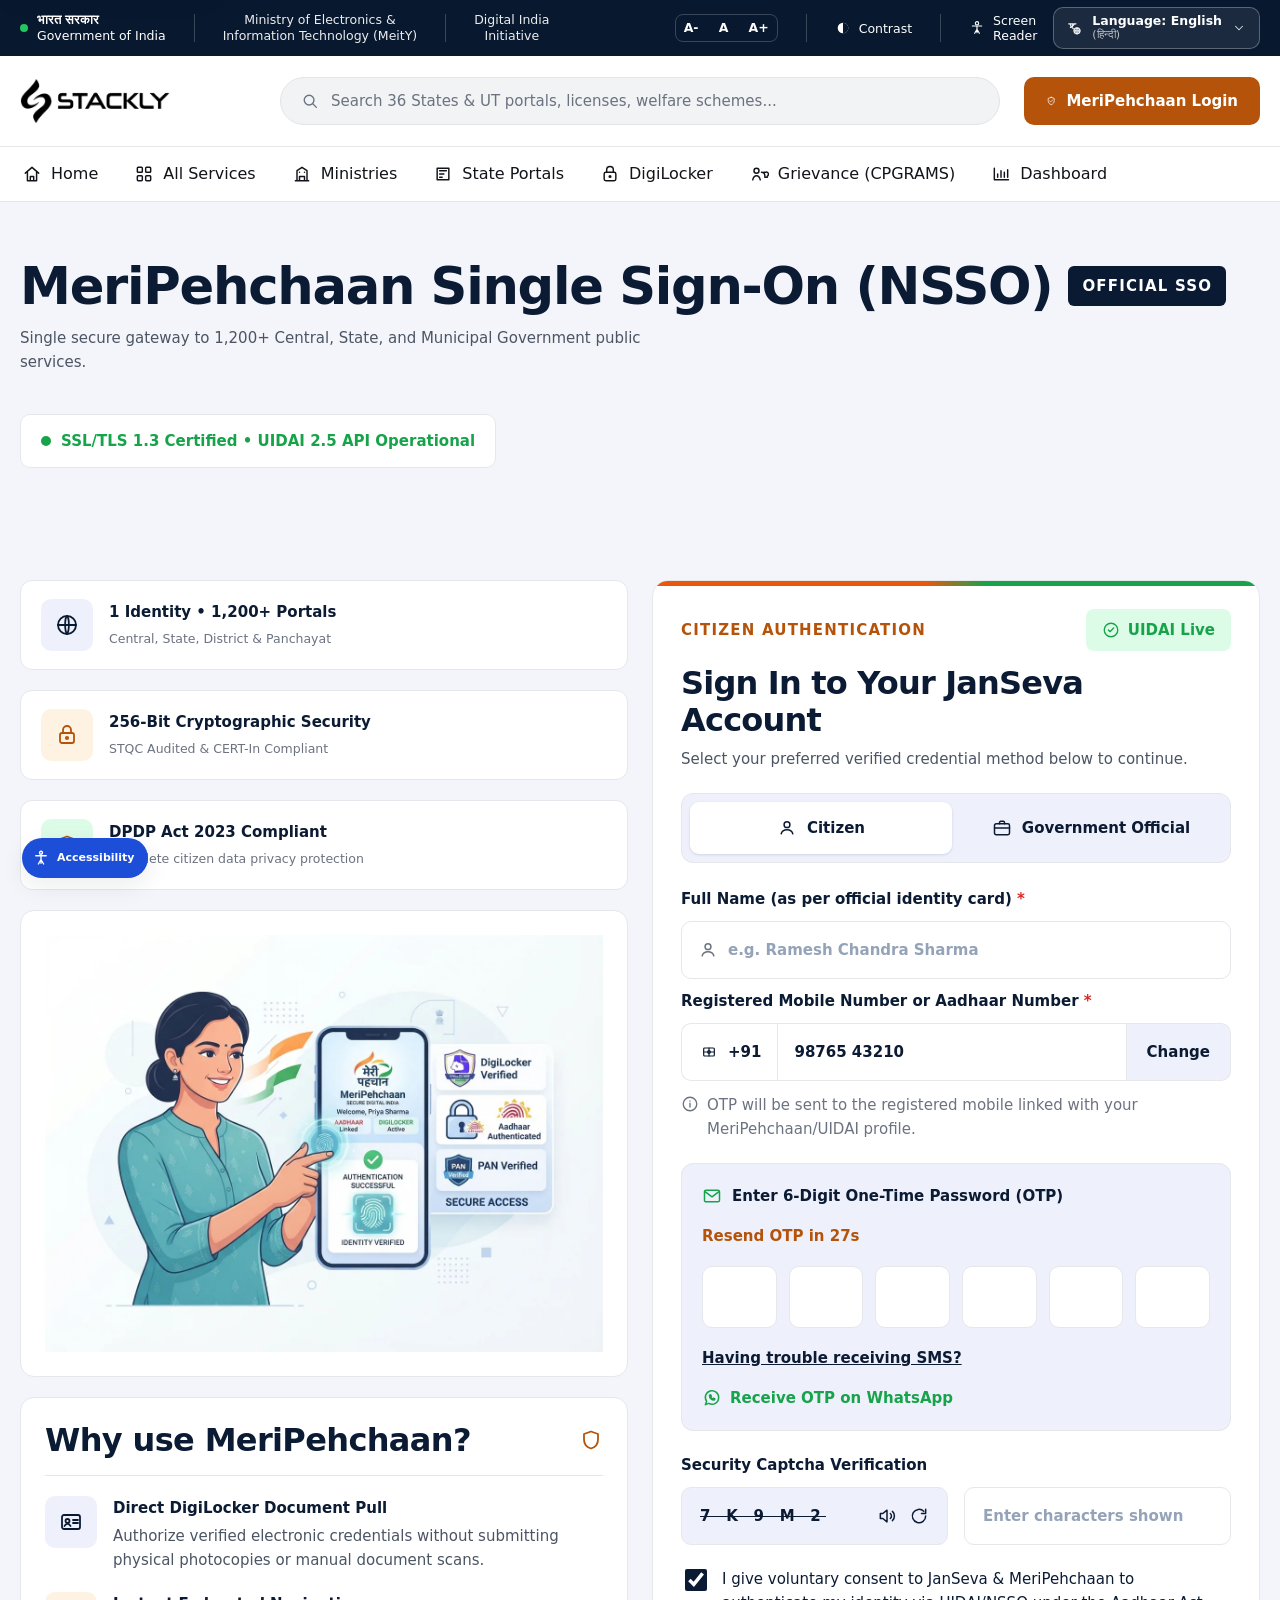
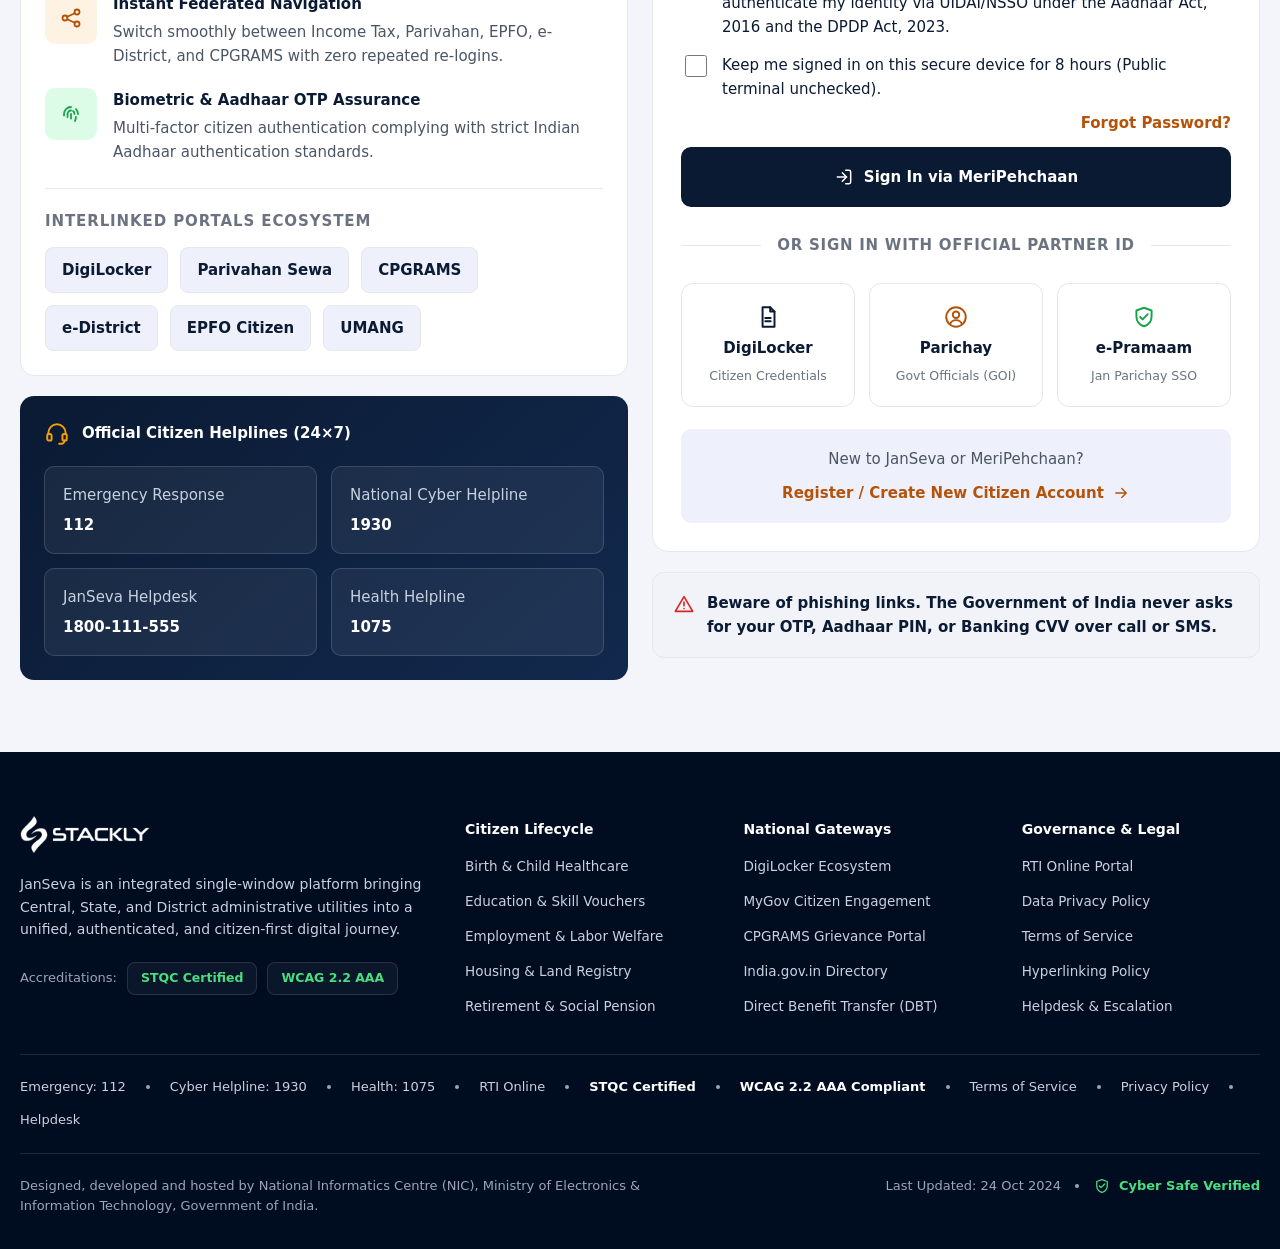
<file: login.html>
<!doctype html>
<html lang="en">
<head>
  <meta charset="utf-8">
  <meta name="viewport" content="width=device-width, initial-scale=1">
  <meta name="description" content="Stackly MeriPehchaan Single Sign-On (NSSO) — a secure gateway to 1,200+ Central, State, and Municipal Government public services.">
  <title>Stackly | MeriPehchaan Single Sign-On (NSSO)</title>
  <link rel="stylesheet" href="css/login.css">
</head>
<body>
  <a class="skip-link" href="#main-content">Skip to main content</a>

  <header class="site-header" id="site-header">
    <div class="utility-bar">
      <div class="header-container utility-content">
        <div class="utility-primary">
          <div class="utility-identity">
            <span class="utility-status-dot" aria-hidden="true"></span>
            <span class="utility-stack"><span lang="hi">भारत सरकार</span><span>Government of India</span></span>
          </div>
          <span class="utility-divider" aria-hidden="true"></span>
          <div class="utility-detail"><span>Ministry of Electronics &amp;</span><span>Information Technology (MeitY)</span></div>
          <span class="utility-divider" aria-hidden="true"></span>
          <div class="utility-detail"><span>Digital India</span><span>Initiative</span></div>
        </div>

        <div class="utility-right">
          <div class="font-size-control" role="group" aria-label="Text size">
            <button type="button" data-font-size="sm" aria-label="Decrease text size">A-</button>
            <button type="button" data-font-size="md" aria-label="Reset text size">A</button>
            <button type="button" data-font-size="lg" aria-label="Increase text size">A+</button>
          </div>
          <span class="utility-divider" aria-hidden="true"></span>
          <button class="utility-tool" type="button" aria-label="Increase contrast">
            <svg class="utility-icon contrast-icon" viewBox="0 0 24 24" aria-hidden="true"><path d="M12 4a8 8 0 1 0 0 16 8 8 0 0 0 0-16Z" fill="currentColor" stroke="none" /><path d="M12 4a8 8 0 0 1 0 16Z" fill="var(--navy-900)" stroke="none" /></svg>
            <span>Contrast</span>
          </button>
          <span class="utility-divider" aria-hidden="true"></span>
          <button class="utility-tool utility-screen-reader" type="button" aria-label="Screen reader support">
            <svg class="utility-icon" viewBox="0 0 24 24" aria-hidden="true"><circle cx="12" cy="5" r="2.5" /><path d="M5 9h14M12 9v10M8.5 20l3.5-6 3.5 6" /></svg>
            <span>Screen<br>Reader</span>
          </button>
          <div class="language-control">
            <button class="language-selector" id="language-selector" type="button" aria-haspopup="listbox" aria-expanded="false" aria-controls="language-menu">
              <svg class="utility-icon" viewBox="0 0 24 24" aria-hidden="true"><path d="M4 5h11M9.5 5v2M6 5c.8 3.4 2.5 5.8 5.1 7.4M6.5 10.5c2.3-.9 4.3-2.5 5.8-4.7" /><circle cx="16.5" cy="15.5" r="4.5" /><path d="M12 15.5h9M16.5 11c1.2 1.3 1.8 2.8 1.8 4.5s-.6 3.2-1.8 4.5c-1.2-1.3-1.8-2.8-1.8-4.5s.6-3.2 1.8-4.5Z" /></svg>
              <span class="language-copy"><span>Language: English</span><span lang="hi">(हिन्दी)</span></span>
              <svg class="language-chevron" viewBox="0 0 24 24" aria-hidden="true"><path d="m6 9 6 6 6-6" /></svg>
            </button>
            <div class="language-menu" id="language-menu" role="listbox" aria-label="Choose language" hidden>
              <button type="button" role="option" aria-selected="true" data-language="English">English</button>
              <button type="button" role="option" aria-selected="false" data-language="Hindi">हिन्दी</button>
              <button type="button" role="option" aria-selected="false" data-language="Tamil">தமிழ்</button>
            </div>
          </div>
        </div>
      </div>
    </div>

    <div class="main-bar">
      <div class="header-container main-bar-inner">
        <a class="header-brand" href="index.html" aria-label="Stackly home">
          <img class="header-brand-logo" src="assets/logo/logo-stackly.webp" alt="Stackly" width="150" height="36">
        </a>
        <form class="site-search" role="search" action="#top">
          <svg class="search-icon" viewBox="0 0 24 24" aria-hidden="true"><circle cx="10.8" cy="10.8" r="6.5" /><path d="m16 16 4.5 4.5" /></svg>
          <label class="sr-only" for="site-header-search">Search citizen services</label>
          <input id="site-header-search" type="search" placeholder="Search 36 States &amp; UT portals, licenses, welfare schemes..." autocomplete="off">
        </form>
        <a class="btn-login" href="login.html">
          <svg class="login-icon" viewBox="0 0 24 24" aria-hidden="true"><path d="M12 3.5 19 6v5.5c0 4.3-2.8 7.7-7 9-4.2-1.3-7-4.7-7-9V6l7-2.5Z" /><path d="m8.5 12 2.2 2.2 4.8-4.8" /></svg>
          <span>MeriPehchaan Login</span>
        </a>
        <button class="header-menu-toggle" type="button" aria-label="Open primary navigation" aria-expanded="false" aria-controls="primary-nav">
          <span></span><span></span><span></span>
        </button>
      </div>
    </div>

    <nav class="primary-nav" id="primary-nav" aria-label="Primary">
      <div class="header-container primary-nav-inner">
        <button class="header-drawer-close" type="button" aria-label="Close primary navigation" data-header-close>
          <svg class="icon" viewBox="0 0 24 24" aria-hidden="true"><path d="m6 6 12 12M18 6 6 18" /></svg>
          <span>Menu</span>
        </button>
        <a class="nav-item" href="index.html"><svg class="icon" viewBox="0 0 24 24" aria-hidden="true"><path d="m4 11 8-7 8 7M6.5 9.5V20h11V9.5M10 20v-5h4v5" /></svg><span>Home</span></a>
        <a class="nav-item" href="services.html"><svg class="icon" viewBox="0 0 24 24" aria-hidden="true"><rect x="4" y="4" width="6" height="6" rx="1" /><rect x="14" y="4" width="6" height="6" rx="1" /><rect x="4" y="14" width="6" height="6" rx="1" /><rect x="14" y="14" width="6" height="6" rx="1" /></svg><span>All Services</span></a>
        <a class="nav-item" href="ministries.html"><svg class="icon" viewBox="0 0 24 24" aria-hidden="true"><path d="M4 20h16M6 20V8l6-4 6 4v12M9 20v-5h6v5M9 10h.01M15 10h.01" /></svg><span>Ministries</span></a>
        <a class="nav-item" href="state-portal.html"><svg class="icon" viewBox="0 0 24 24" aria-hidden="true"><path d="M5 5h14v14H5zM8 8h8M8 12h5M8 16h3" /></svg><span>State Portals</span></a>
        <a class="nav-item" href="digilocker.html"><svg class="icon" viewBox="0 0 24 24" aria-hidden="true"><rect x="5" y="10" width="14" height="10" rx="2" /><path d="M8 10V7a4 4 0 0 1 8 0v3" /><circle cx="12" cy="15" r="1" /></svg><span>DigiLocker</span></a>
        <a class="nav-item" href="grievance.html"><svg class="icon" viewBox="0 0 24 24" aria-hidden="true"><circle cx="9" cy="8" r="3" /><path d="M4.5 19c.6-3.2 2.1-5 4.5-5s3.9 1.8 4.5 5M15 10a4 4 0 0 1 4 4v2M18 10h1.5A2.5 2.5 0 0 1 22 14.5V16h-3" /></svg><span>Grievance (CPGRAMS)</span></a>
        <a class="nav-item" href="dashboard.html"><svg class="icon" viewBox="0 0 24 24" aria-hidden="true"><path d="M4 19V5M4 19h17M8 16v-4M12 16V8M16 16v-6M20 16v-9" /></svg><span>Dashboard</span></a>
        <a class="drawer-login" href="login.html">MeriPehchaan Login</a>
      </div>
    </nav>
    <div class="header-drawer-backdrop" data-header-close hidden></div>
  </header>

  <main id="main-content">
    <section class="sshero" aria-labelledby="sshero-title">
      <div class="container sshero__inner">

        <div class="sshero__left">
          <div class="sshero__title-row">
            <h1 id="sshero-title" class="sshero__title">MeriPehchaan Single Sign-On (NSSO)</h1>
            <span class="sshero__badge">Official SSO</span>
          </div>
          <p class="sshero__sub">Single secure gateway to 1,200+ Central, State, and Municipal
             Government public services.</p>
        </div>

        <span class="sshero__status">
          <i class="sshero__dot"></i> SSL/TLS 1.3 Certified • UIDAI 2.5 API Operational
        </span>

      </div>
    </section>

    <section class="authx">
      <div class="container authx__grid">

        <!-- ============ LEFT COLUMN ============ -->
        <div class="authx__left">

          <div class="pillar">
            <span class="pillar__icon is-lav"><svg class="icon" viewBox="0 0 24 24" aria-hidden="true"><circle cx="12" cy="12" r="9" /><path d="M3 12h18M12 3c2.5 2.5 2.5 15 0 18M12 3c-2.5 2.5-2.5 15 0 18" /></svg></span>
            <div><strong>1 Identity • 1,200+ Portals</strong>
                 <small>Central, State, District &amp; Panchayat</small></div>
          </div>
          <div class="pillar">
            <span class="pillar__icon is-amber"><svg class="icon" viewBox="0 0 24 24" aria-hidden="true"><rect x="5" y="10" width="14" height="10" rx="2" /><path d="M8 10V7a4 4 0 0 1 8 0v3" /><circle cx="12" cy="15" r="1.2" /></svg></span>
            <div><strong>256-Bit Cryptographic Security</strong>
                 <small>STQC Audited &amp; CERT-In Compliant</small></div>
          </div>
          <div class="pillar">
            <span class="pillar__icon is-green"><svg class="icon" viewBox="0 0 24 24" aria-hidden="true"><path d="M12 3.5 19 6v5.5c0 4.3-2.8 7.7-7 9-4.2-1.3-7-4.7-7-9V6l7-2.5Z" /><path d="m8.5 12 2.2 2.2 4.8-4.8" /></svg></span>
            <div><strong>DPDP Act 2023 Compliant</strong>
                 <small>Complete citizen data privacy protection</small></div>
          </div>

          <figure class="authx__art">
            <!-- TODO: replace illustration (assets/img/auth/img1) -->
            <img src="assets/img/auth/img1.webp" alt="Citizen authenticating on MeriPehchaan with DigiLocker, Aadhaar and PAN verified" width="1200" height="896">
          </figure>

          <div class="why">
            <div class="why__head">
              <h2>Why use MeriPehchaan?</h2>
              <svg class="icon" viewBox="0 0 24 24" aria-hidden="true"><path d="M12 3.5 19 6v5.5c0 4.3-2.8 7.7-7 9-4.2-1.3-7-4.7-7-9V6l7-2.5Z" /></svg>
            </div>
            <div class="why__rows">
              <div class="why-row">
                <span class="why-row__icon is-lav"><svg class="icon" viewBox="0 0 24 24" aria-hidden="true"><rect x="3" y="5" width="18" height="14" rx="2" /><circle cx="8.5" cy="11" r="2" /><path d="M5.5 16c.6-1.5 1.7-2.2 3-2.2s2.4.7 3 2.2M14 10h5M14 13h5" /></svg></span>
                <div><strong>Direct DigiLocker Document Pull</strong>
                     <p>Authorize verified electronic credentials without submitting physical
                        photocopies or manual document scans.</p></div>
              </div>
              <div class="why-row">
                <span class="why-row__icon is-amber"><svg class="icon" viewBox="0 0 24 24" aria-hidden="true"><circle cx="6" cy="12" r="2.5" /><circle cx="18" cy="6" r="2.5" /><circle cx="18" cy="18" r="2.5" /><path d="m8.2 10.8 7.6-3.6M8.2 13.2l7.6 3.6" /></svg></span>
                <div><strong>Instant Federated Navigation</strong>
                     <p>Switch smoothly between Income Tax, Parivahan, EPFO, e-District, and CPGRAMS
                        with zero repeated re-logins.</p></div>
              </div>
              <div class="why-row">
                <span class="why-row__icon is-green"><svg class="icon" viewBox="0 0 24 24" aria-hidden="true"><path d="M12 5c-3.9 0-7 3.1-7 7v1.5" /><path d="M12 8.5c-1.9 0-3.5 1.6-3.5 3.5v3" /><path d="M12 12v4.5" /><path d="M15.5 12a3.5 3.5 0 0 0-1.5-2.9" /><path d="M19 12a7 7 0 0 0-2-4.9" /><path d="M16 19c.6-1.3.9-2.6.9-4" /></svg></span>
                <div><strong>Biometric &amp; Aadhaar OTP Assurance</strong>
                     <p>Multi-factor citizen authentication complying with strict Indian Aadhaar
                        authentication standards.</p></div>
              </div>
            </div>
            <div class="why__eco">
              <span class="why__eco-label">Interlinked Portals Ecosystem</span>
              <div class="why__chips">
                <span class="why-chip">DigiLocker</span>
                <span class="why-chip">Parivahan Sewa</span>
                <span class="why-chip">CPGRAMS</span>
                <span class="why-chip">e-District</span>
                <span class="why-chip">EPFO Citizen</span>
                <span class="why-chip">UMANG</span>
              </div>
            </div>
          </div>

          <div class="helplines">
            <div class="helplines__head"><svg class="icon" viewBox="0 0 24 24" aria-hidden="true"><path d="M4 13v-1a8 8 0 0 1 16 0v1" /><rect x="3" y="13" width="4" height="6" rx="1.5" /><rect x="17" y="13" width="4" height="6" rx="1.5" /><path d="M19 19a3 3 0 0 1-3 3h-2" /></svg> Official Citizen Helplines (24×7)</div>
            <div class="helplines__grid">
              <div class="helpline"><span>Emergency Response</span><strong>112</strong></div>
              <div class="helpline"><span>National Cyber Helpline</span><strong>1930</strong></div>
              <div class="helpline"><span>JanSeva Helpdesk</span><strong>1800-111-555</strong></div>
              <div class="helpline"><span>Health Helpline</span><strong>1075</strong></div>
            </div>
          </div>

        </div>

        <!-- ============ RIGHT COLUMN ============ -->
        <div class="authx__right">

          <div class="signin">
            <div class="signin__top">
              <span class="signin__eyebrow">Citizen Authentication</span>
              <span class="signin__live"><svg class="icon" viewBox="0 0 24 24" aria-hidden="true"><circle cx="12" cy="12" r="9" /><path d="m8.5 12 2.2 2.2 4.8-4.8" /></svg> UIDAI Live</span>
            </div>

            <h2 class="signin__title">Sign In to Your JanSeva Account</h2>
            <p class="signin__sub">Select your preferred verified credential method below to continue.</p>

            <!-- ROLE TABS (two roles) -->
            <div class="roles" role="tablist" aria-label="Select role">
              <button class="role is-active" role="tab" aria-selected="true">
                <svg class="icon" viewBox="0 0 24 24" aria-hidden="true"><circle cx="12" cy="8" r="3.5" /><path d="M5 19c.7-3.2 3.4-5 7-5s6.3 1.8 7 5" /></svg> Citizen</button>
              <button class="role" role="tab" aria-selected="false">
                <svg class="icon" viewBox="0 0 24 24" aria-hidden="true"><rect x="3" y="7" width="18" height="13" rx="2" /><path d="M9 7V5.5A1.5 1.5 0 0 1 10.5 4h3A1.5 1.5 0 0 1 15 5.5V7M3 12h18" /></svg> Government Official</button>
            </div>

            <label class="sfield" data-field="name">
              <span class="sfield__label">Full Name (as per official identity card) <i>*</i></span>
              <span class="sfield__wrap">
                <svg class="icon" viewBox="0 0 24 24" aria-hidden="true"><circle cx="12" cy="8" r="3.5" /><path d="M5 19c.7-3.2 3.4-5 7-5s6.3 1.8 7 5" /></svg>
                <input type="text" placeholder="e.g. Ramesh Chandra Sharma" aria-label="Full name" autocomplete="name">
              </span>
              <span class="sfield__error" role="alert"></span>
            </label>

            <label class="sfield" data-field="mobile">
              <span class="sfield__label">Registered Mobile Number or Aadhaar Number <i>*</i></span>
              <span class="sfield__group">
                <span class="sfield__cc"><svg class="icon" viewBox="0 0 24 24" aria-hidden="true"><rect x="4" y="6" width="16" height="12" rx="1.5" /><path d="M4 12h16M12 6v12" /><circle cx="12" cy="12" r="2" /></svg> +91</span>
                <input type="tel" value="98765 43210" aria-label="Mobile or Aadhaar number">
                <button class="sfield__change" type="button">Change</button>
              </span>
              <span class="sfield__error" role="alert"></span>
            </label>
            <p class="signin__hint"><svg class="icon" viewBox="0 0 24 24" aria-hidden="true"><circle cx="12" cy="12" r="9" /><path d="M12 11v5M12 8h.01" /></svg> OTP will be sent to the registered mobile linked with
               your MeriPehchaan/UIDAI profile.</p>

            <div class="otp">
              <div class="otp__head">
                <span class="otp__title"><svg class="icon" viewBox="0 0 24 24" aria-hidden="true"><rect x="3" y="5" width="18" height="14" rx="2" /><path d="m4 7 8 6 8-6" /></svg> Enter 6-Digit One-Time Password (OTP)</span>
                <span class="otp__resend">Resend OTP in 28s</span>
              </div>
              <div class="otp__inputs">
                <input maxlength="1" aria-label="OTP digit 1">
                <input maxlength="1" aria-label="OTP digit 2">
                <input maxlength="1" aria-label="OTP digit 3">
                <input maxlength="1" aria-label="OTP digit 4">
                <input maxlength="1" aria-label="OTP digit 5">
                <input maxlength="1" aria-label="OTP digit 6">
              </div>
              <span class="otp__error sfield__error" role="alert"></span>
              <div class="otp__foot">
                <a class="otp__help" href="404.html">Having trouble receiving SMS?</a>
                <a class="otp__wa" href="404.html"><svg class="icon" viewBox="0 0 24 24" aria-hidden="true"><path d="M20 11.5a8 8 0 0 1-11.9 7L4 20l1.6-4A8 8 0 1 1 20 11.5Z" /><path d="M9 9c0 3 2.5 5.5 5.5 5.5l1-1.3-1.9-.9-.8.8c-1-.4-1.9-1.3-2.3-2.3l.8-.8-.9-1.9L9 9Z" /></svg> Receive OTP on WhatsApp</a>
              </div>
            </div>

            <div class="captcha">
              <span class="sfield__label">Security Captcha Verification</span>
              <div class="captcha__row">
                <div class="captcha__box">
                  <span class="captcha__code">7 K 9 M 2</span>
                  <span class="captcha__tools"><svg class="icon" viewBox="0 0 24 24" aria-hidden="true"><path d="M4 9v6h3l5 4V5L7 9H4Z" /><path d="M16 9a4 4 0 0 1 0 6M18.5 6.5a7.5 7.5 0 0 1 0 11" /></svg><svg class="icon" viewBox="0 0 24 24" aria-hidden="true"><path d="M20 12a8 8 0 1 1-2.3-5.6" /><path d="M20 4v5h-5" /></svg></span>
                </div>
                <input class="captcha__input" placeholder="Enter characters shown" aria-label="Captcha">
              </div>
              <span class="sfield__error" role="alert"></span>
            </div>

            <label class="scheck">
              <input type="checkbox" checked>
              <span>I give voluntary consent to JanSeva &amp; MeriPehchaan to authenticate my identity
                 via UIDAI/NSSO under the Aadhaar Act, 2016 and the DPDP Act, 2023.</span>
            </label>
            <label class="scheck">
              <input type="checkbox">
              <span>Keep me signed in on this secure device for 8 hours (Public terminal unchecked).</span>
            </label>

            <p class="signin__forgot"><a href="404.html">Forgot Password?</a></p>

            <button class="signin__submit" type="button"><svg class="icon" viewBox="0 0 24 24" aria-hidden="true"><path d="M10 17l5-5-5-5" /><path d="M15 12H4" /><path d="M14 4h4a2 2 0 0 1 2 2v12a2 2 0 0 1-2 2h-4" /></svg> Sign In via MeriPehchaan</button>

            <div class="signin__divider"><span>or sign in with official partner id</span></div>

            <div class="partners">
              <button class="partner" type="button">
                <svg class="icon" viewBox="0 0 24 24" aria-hidden="true"><path d="M7 3h7l4 4v14H7z" /><path d="M14 3v4h4" /><path d="M9.5 13h5M9.5 16h5" /></svg><strong>DigiLocker</strong><small>Citizen Credentials</small></button>
              <button class="partner" type="button">
                <svg class="icon" viewBox="0 0 24 24" aria-hidden="true"><circle cx="12" cy="12" r="9" /><circle cx="12" cy="10" r="3" /><path d="M6.5 18.5c1-2.4 3-3.6 5.5-3.6s4.5 1.2 5.5 3.6" /></svg><strong>Parichay</strong><small>Govt Officials (GOI)</small></button>
              <button class="partner" type="button">
                <svg class="icon" viewBox="0 0 24 24" aria-hidden="true"><path d="M12 3.5 19 6v5.5c0 4.3-2.8 7.7-7 9-4.2-1.3-7-4.7-7-9V6l7-2.5Z" /><path d="m8.5 12 2.2 2.2 4.8-4.8" /></svg><strong>e-Pramaam</strong><small>Jan Parichay SSO</small></button>
            </div>

            <div class="signin__register">
              <span>New to JanSeva or MeriPehchaan?</span>
              <a href="signup.html">Register / Create New Citizen Account <svg class="icon" viewBox="0 0 24 24" aria-hidden="true"><path d="M5 12h14M13 6l6 6-6 6" /></svg></a>
            </div>
          </div>

          <div class="phish">
            <svg class="icon" viewBox="0 0 24 24" aria-hidden="true"><path d="M12 4 2.5 20h19L12 4Z" /><path d="M12 10v4M12 17h.01" /></svg>
            Beware of phishing links. The Government of India never asks for your OTP, Aadhaar PIN,
            or Banking CVV over call or SMS.
          </div>

        </div>
      </div>
    </section>
  </main>

  <footer class="footer">
    <div class="container">
      <div class="footer__top">
        <div class="footer__brand">
          <!-- TODO: replace logo SVG -->
          <a class="footer__logo" href="index.html" aria-label="Stackly home">
            <img src="assets/logo/logo-stackly.webp" alt="Stackly" width="170" height="36">
          </a>
          <p class="footer__about">JanSeva is an integrated single-window platform bringing Central, State, and District administrative utilities into a unified, authenticated, and citizen-first digital journey.</p>
          <div class="footer__accr">
            <span class="footer__accr-label">Accreditations:</span>
            <span class="accr-badge">STQC Certified</span>
            <span class="accr-badge">WCAG 2.2 AAA</span>
          </div>
        </div>

        <nav class="footer__col" aria-label="Citizen Lifecycle">
          <h4>Citizen Lifecycle</h4>
          <ul>
            <li><a href="404.html">Birth &amp; Child Healthcare</a></li>
            <li><a href="404.html">Education &amp; Skill Vouchers</a></li>
            <li><a href="404.html">Employment &amp; Labor Welfare</a></li>
            <li><a href="404.html">Housing &amp; Land Registry</a></li>
            <li><a href="404.html">Retirement &amp; Social Pension</a></li>
          </ul>
        </nav>
        <nav class="footer__col" aria-label="National Gateways">
          <h4>National Gateways</h4>
          <ul>
            <li><a href="404.html">DigiLocker Ecosystem</a></li>
            <li><a href="404.html">MyGov Citizen Engagement</a></li>
            <li><a href="404.html">CPGRAMS Grievance Portal</a></li>
            <li><a href="404.html">India.gov.in Directory</a></li>
            <li><a href="404.html">Direct Benefit Transfer (DBT)</a></li>
          </ul>
        </nav>
        <nav class="footer__col" aria-label="Governance and Legal">
          <h4>Governance &amp; Legal</h4>
          <ul>
            <li><a href="404.html">RTI Online Portal</a></li>
            <li><a href="404.html">Data Privacy Policy</a></li>
            <li><a href="404.html">Terms of Service</a></li>
            <li><a href="404.html">Hyperlinking Policy</a></li>
            <li><a href="404.html">Helpdesk &amp; Escalation</a></li>
          </ul>
        </nav>
      </div>

      <div class="footer__strip">
        <span>Emergency: 112</span><i></i>
        <span>Cyber Helpline: 1930</span><i></i>
        <span>Health: 1075</span><i></i>
        <span>RTI Online</span><i></i>
        <span class="is-strong">STQC Certified</span><i></i>
        <span class="is-strong">WCAG 2.2 AAA Compliant</span><i></i>
        <span>Terms of Service</span><i></i>
        <span>Privacy Policy</span><i></i>
        <span>Helpdesk</span>
      </div>

      <div class="footer__bottom">
        <p class="footer__credit">Designed, developed and hosted by National Informatics Centre (NIC), Ministry of Electronics &amp; Information Technology, Government of India.</p>
        <div class="footer__meta">
          <span>Last Updated: 24 Oct 2024</span><i></i>
          <span class="footer__safe"><svg viewBox="0 0 24 24" aria-hidden="true"><path d="M12 3.5 19 6v5.5c0 4.3-2.8 7.7-7 9-4.2-1.3-7-4.7-7-9V6l7-2.5Z" /><path d="m8.5 12 2.2 2.2 4.8-4.8" /></svg>Cyber Safe Verified</span>
        </div>
      </div>
    </div>
  </footer>

  <div class="accessibility-tools">
    <button class="floating-tool" type="button" data-a11y-trigger aria-expanded="false" aria-controls="a11y-panel" aria-label="Open accessibility options">
      <svg class="icon" viewBox="0 0 24 24" aria-hidden="true"><circle cx="12" cy="5" r="2" /><path d="M5 9h14M12 9v10M8.5 20l3.5-6 3.5 6" /></svg>
      <span>Accessibility</span>
    </button>
    <div class="a11y-panel" id="a11y-panel" hidden>
      <strong>Accessibility options</strong>
      <button type="button" data-a11y-action="contrast">Increase contrast</button>
      <button type="button" data-a11y-action="text">Larger text</button>
      <button type="button" data-a11y-action="reset">Reset view</button>
    </div>
  </div>
  <button class="back-to-top" id="back-to-top" type="button" aria-label="Back to top">
    <svg class="icon" viewBox="0 0 24 24" aria-hidden="true"><path d="m6 14 6-6 6 6" /></svg>
  </button>

  <script src="js/login.js" defer></script>
</body>
</html>
</file>
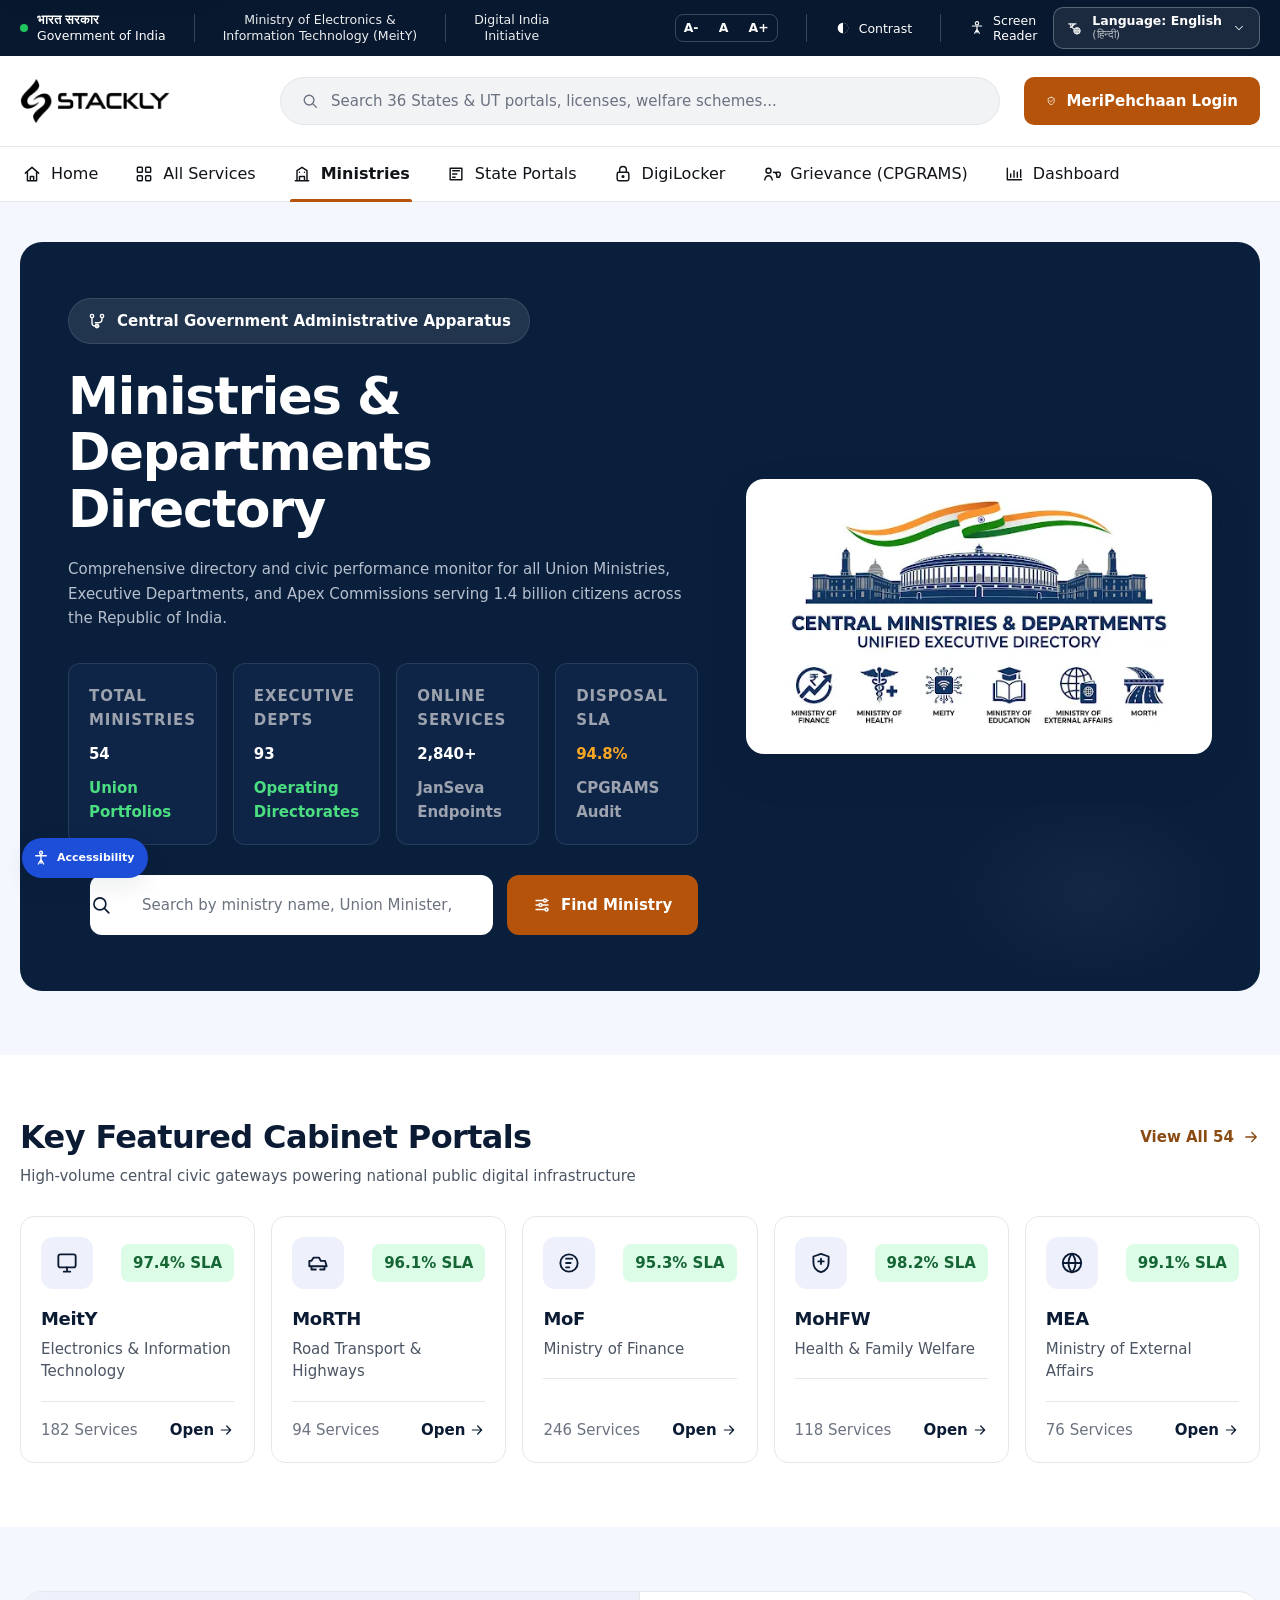
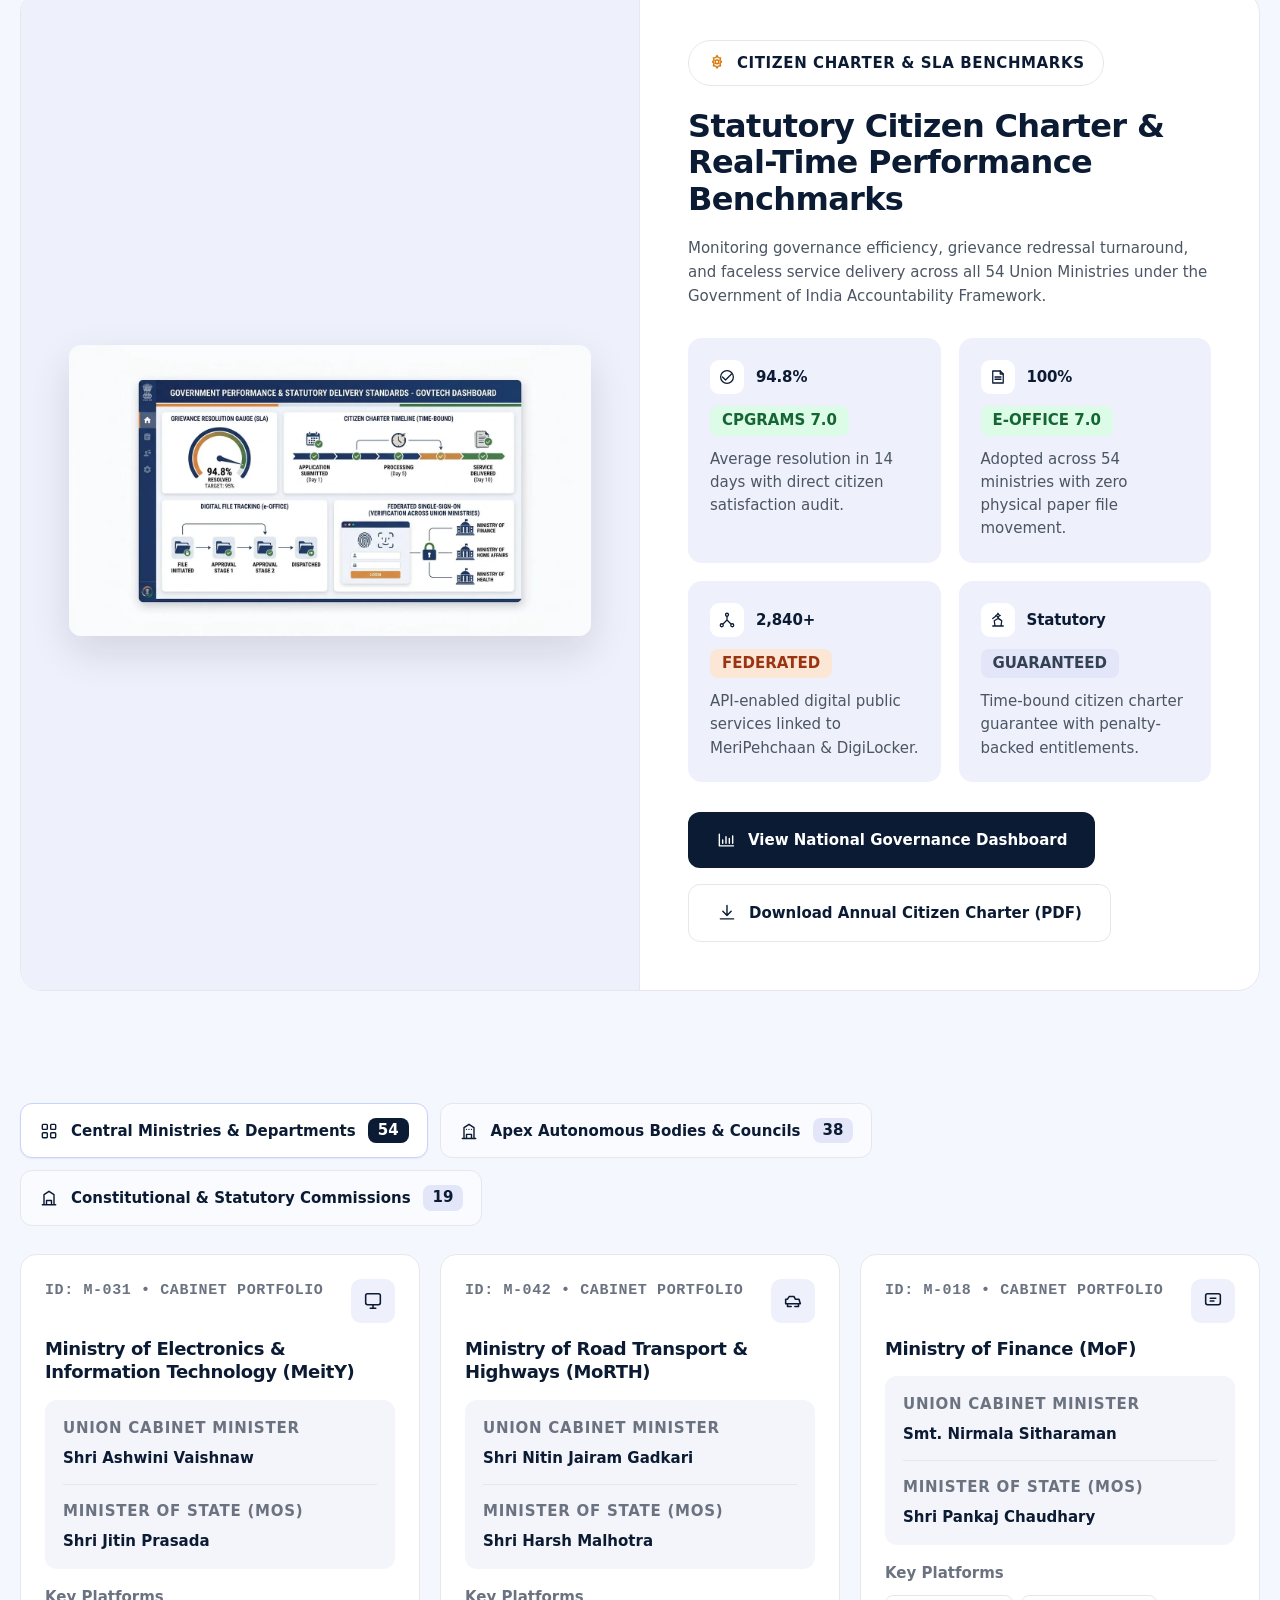
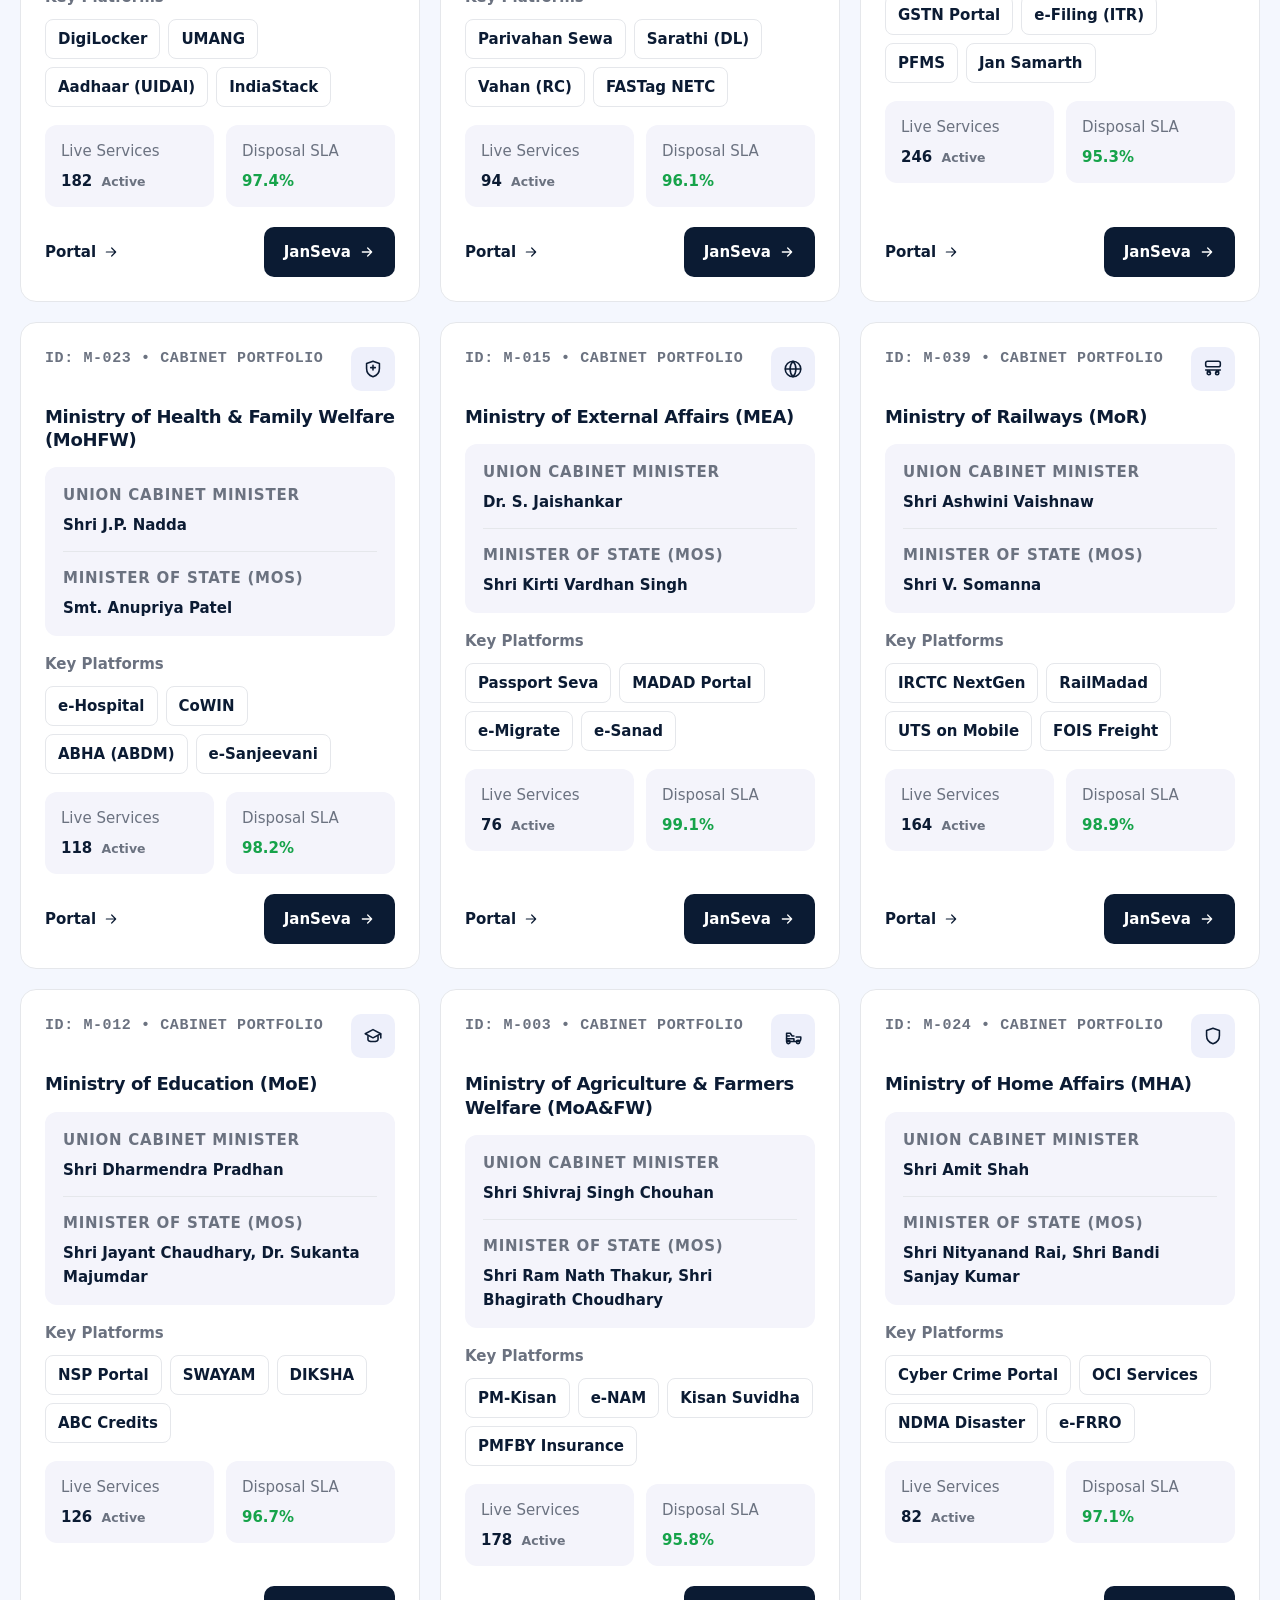
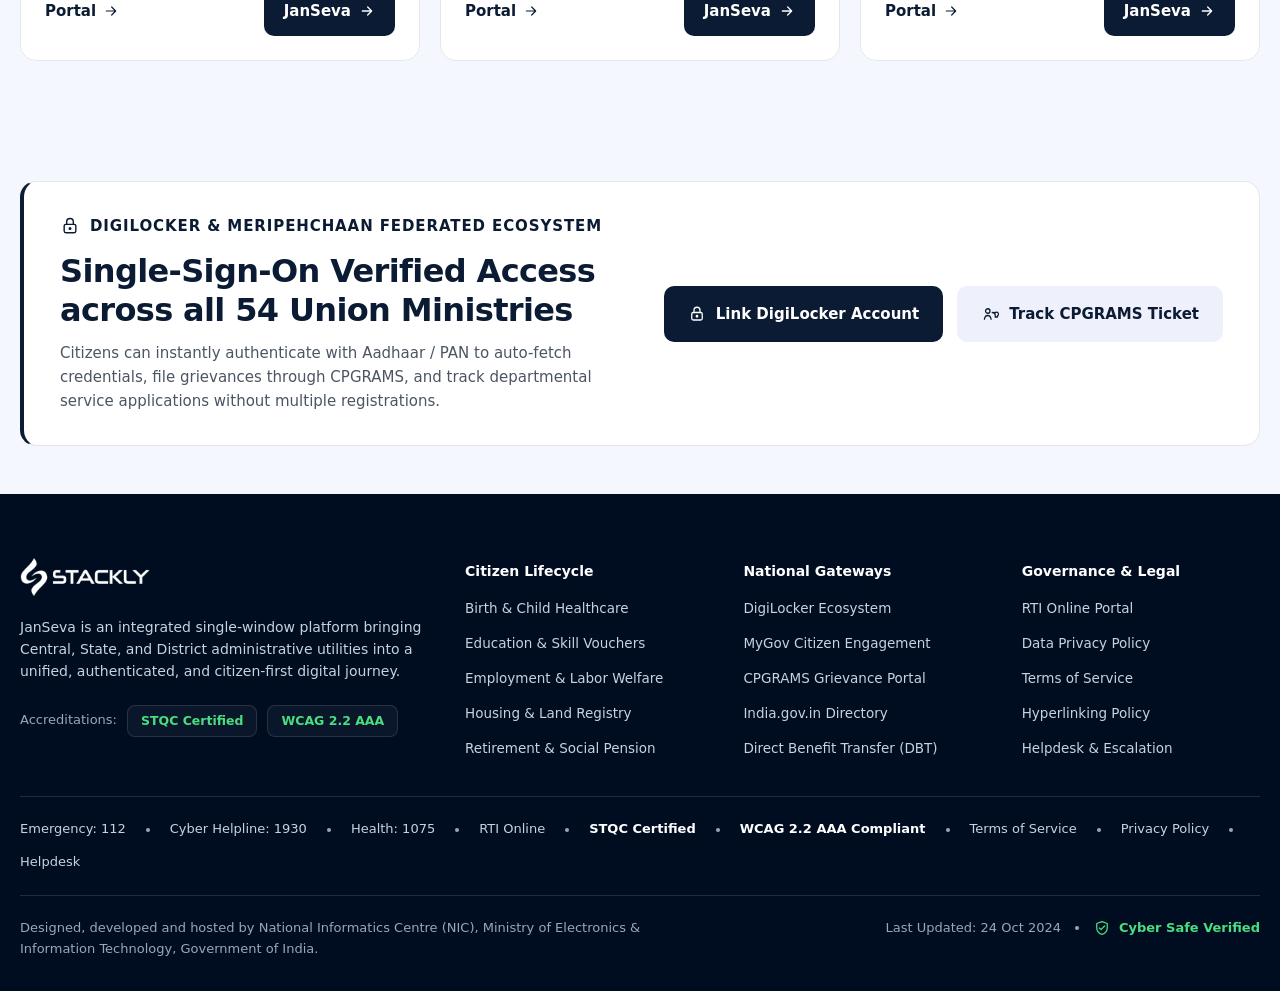
<file: ministries.html>
<!doctype html>
<html lang="en">
<head>
  <meta charset="utf-8">
  <meta name="viewport" content="width=device-width, initial-scale=1">
  <meta name="description" content="Comprehensive directory and civic performance monitor for all Union Ministries, Executive Departments, and Apex Commissions.">
  <title>Stackly | Ministries &amp; Departments Directory</title>
  <link rel="stylesheet" href="css/ministries.css">
</head>
<body>
  <a class="skip-link" href="#main-content">Skip to main content</a>

  <header class="site-header" id="site-header">
    <div class="utility-bar">
      <div class="header-container utility-content">
        <div class="utility-primary">
          <div class="utility-identity">
            <span class="utility-status-dot" aria-hidden="true"></span>
            <span class="utility-stack"><span lang="hi">भारत सरकार</span><span>Government of India</span></span>
          </div>
          <span class="utility-divider" aria-hidden="true"></span>
          <div class="utility-detail"><span>Ministry of Electronics &amp;</span><span>Information Technology (MeitY)</span></div>
          <span class="utility-divider" aria-hidden="true"></span>
          <div class="utility-detail"><span>Digital India</span><span>Initiative</span></div>
        </div>

        <div class="utility-right">
          <div class="font-size-control" role="group" aria-label="Text size">
            <button type="button" data-font-size="sm" aria-label="Decrease text size">A-</button>
            <button type="button" data-font-size="md" aria-label="Reset text size">A</button>
            <button type="button" data-font-size="lg" aria-label="Increase text size">A+</button>
          </div>
          <span class="utility-divider" aria-hidden="true"></span>
          <button class="utility-tool" type="button" aria-label="Increase contrast">
            <svg class="utility-icon contrast-icon" viewBox="0 0 24 24" aria-hidden="true"><path d="M12 4a8 8 0 1 0 0 16 8 8 0 0 0 0-16Z" fill="currentColor" stroke="none" /><path d="M12 4a8 8 0 0 1 0 16Z" fill="var(--navy-900)" stroke="none" /></svg>
            <span>Contrast</span>
          </button>
          <span class="utility-divider" aria-hidden="true"></span>
          <button class="utility-tool utility-screen-reader" type="button" aria-label="Screen reader support">
            <svg class="utility-icon" viewBox="0 0 24 24" aria-hidden="true"><circle cx="12" cy="5" r="2.5" /><path d="M5 9h14M12 9v10M8.5 20l3.5-6 3.5 6" /></svg>
            <span>Screen<br>Reader</span>
          </button>
          <div class="language-control">
            <button class="language-selector" id="language-selector" type="button" aria-haspopup="listbox" aria-expanded="false" aria-controls="language-menu">
              <svg class="utility-icon" viewBox="0 0 24 24" aria-hidden="true"><path d="M4 5h11M9.5 5v2M6 5c.8 3.4 2.5 5.8 5.1 7.4M6.5 10.5c2.3-.9 4.3-2.5 5.8-4.7" /><circle cx="16.5" cy="15.5" r="4.5" /><path d="M12 15.5h9M16.5 11c1.2 1.3 1.8 2.8 1.8 4.5s-.6 3.2-1.8 4.5c-1.2-1.3-1.8-2.8-1.8-4.5s.6-3.2 1.8-4.5Z" /></svg>
              <span class="language-copy"><span>Language: English</span><span lang="hi">(हिन्दी)</span></span>
              <svg class="language-chevron" viewBox="0 0 24 24" aria-hidden="true"><path d="m6 9 6 6 6-6" /></svg>
            </button>
            <div class="language-menu" id="language-menu" role="listbox" aria-label="Choose language" hidden>
              <button type="button" role="option" aria-selected="true" data-language="English">English</button>
              <button type="button" role="option" aria-selected="false" data-language="Hindi">हिन्दी</button>
              <button type="button" role="option" aria-selected="false" data-language="Tamil">தமிழ்</button>
            </div>
          </div>
        </div>
      </div>
    </div>

    <div class="main-bar">
      <div class="header-container main-bar-inner">
        <a class="header-brand" href="index.html" aria-label="Stackly home">
          <img class="header-brand-logo" src="assets/logo/logo-stackly.webp" alt="Stackly" width="150" height="36">
        </a>
        <form class="site-search" role="search" action="#top">
          <svg class="search-icon" viewBox="0 0 24 24" aria-hidden="true"><circle cx="10.8" cy="10.8" r="6.5" /><path d="m16 16 4.5 4.5" /></svg>
          <label class="sr-only" for="site-header-search">Search citizen services</label>
          <input id="site-header-search" type="search" placeholder="Search 36 States &amp; UT portals, licenses, welfare schemes..." autocomplete="off">
        </form>
        <a class="btn-login" href="login.html">
          <svg class="login-icon" viewBox="0 0 24 24" aria-hidden="true"><path d="M12 3.5 19 6v5.5c0 4.3-2.8 7.7-7 9-4.2-1.3-7-4.7-7-9V6l7-2.5Z" /><path d="m8.5 12 2.2 2.2 4.8-4.8" /></svg>
          <span>MeriPehchaan Login</span>
        </a>
        <button class="header-menu-toggle" type="button" aria-label="Open primary navigation" aria-expanded="false" aria-controls="primary-nav">
          <span></span><span></span><span></span>
        </button>
      </div>
    </div>

    <nav class="primary-nav" id="primary-nav" aria-label="Primary">
      <div class="header-container primary-nav-inner">
        <button class="header-drawer-close" type="button" aria-label="Close primary navigation" data-header-close>
          <svg class="icon" viewBox="0 0 24 24" aria-hidden="true"><path d="m6 6 12 12M18 6 6 18" /></svg>
          <span>Menu</span>
        </button>
        <a class="nav-item" href="index.html"><svg class="icon" viewBox="0 0 24 24" aria-hidden="true"><path d="m4 11 8-7 8 7M6.5 9.5V20h11V9.5M10 20v-5h4v5" /></svg><span>Home</span></a>
        <a class="nav-item" href="services.html"><svg class="icon" viewBox="0 0 24 24" aria-hidden="true"><rect x="4" y="4" width="6" height="6" rx="1" /><rect x="14" y="4" width="6" height="6" rx="1" /><rect x="4" y="14" width="6" height="6" rx="1" /><rect x="14" y="14" width="6" height="6" rx="1" /></svg><span>All Services</span></a>
        <a class="nav-item is-active" href="ministries.html" aria-current="page"><svg class="icon" viewBox="0 0 24 24" aria-hidden="true"><path d="M4 20h16M6 20V8l6-4 6 4v12M9 20v-5h6v5M9 10h.01M15 10h.01" /></svg><span>Ministries</span></a>
        <a class="nav-item" href="state-portal.html"><svg class="icon" viewBox="0 0 24 24" aria-hidden="true"><path d="M5 5h14v14H5zM8 8h8M8 12h5M8 16h3" /></svg><span>State Portals</span></a>
        <a class="nav-item" href="digilocker.html"><svg class="icon" viewBox="0 0 24 24" aria-hidden="true"><rect x="5" y="10" width="14" height="10" rx="2" /><path d="M8 10V7a4 4 0 0 1 8 0v3" /><circle cx="12" cy="15" r="1" /></svg><span>DigiLocker</span></a>
        <a class="nav-item" href="grievance.html"><svg class="icon" viewBox="0 0 24 24" aria-hidden="true"><circle cx="9" cy="8" r="3" /><path d="M4.5 19c.6-3.2 2.1-5 4.5-5s3.9 1.8 4.5 5M15 10a4 4 0 0 1 4 4v2M18 10h1.5A2.5 2.5 0 0 1 22 14.5V16h-3" /></svg><span>Grievance (CPGRAMS)</span></a>
        <a class="nav-item" href="dashboard.html"><svg class="icon" viewBox="0 0 24 24" aria-hidden="true"><path d="M4 19V5M4 19h17M8 16v-4M12 16V8M16 16v-6M20 16v-9" /></svg><span>Dashboard</span></a>
        <a class="drawer-login" href="login.html">MeriPehchaan Login</a>
      </div>
    </nav>
    <div class="header-drawer-backdrop" data-header-close hidden></div>
  </header>

  <main id="main-content">
    <section class="min-hero" id="top" aria-labelledby="min-hero-title">
      <div class="container">
        <div class="min-hero__panel">
          <div class="min-hero__content">
            <span class="min-hero__badge"><svg viewBox="0 0 24 24" aria-hidden="true"><circle cx="6" cy="6" r="2" /><circle cx="18" cy="6" r="2" /><circle cx="12" cy="18" r="2" /><path d="M6 8v6a4 4 0 0 0 4 4h4M18 8v2a4 4 0 0 1-4 4h-4" /></svg>Central Government Administrative Apparatus</span>
            <h1 id="min-hero-title" class="min-hero__title">Ministries &amp; Departments Directory</h1>
            <p class="min-hero__sub">Comprehensive directory and civic performance monitor for all Union Ministries, Executive Departments, and Apex Commissions serving 1.4 billion citizens across the Republic of India.</p>

            <div class="min-hero__stats">
              <div class="min-stat">
                <span class="min-stat__label">Total Ministries</span>
                <span class="min-stat__value"><span class="counter" data-target="54" data-decimals="0">54</span></span>
                <span class="min-stat__foot is-green">Union Portfolios</span>
              </div>
              <div class="min-stat">
                <span class="min-stat__label">Executive Depts</span>
                <span class="min-stat__value"><span class="counter" data-target="93" data-decimals="0">93</span></span>
                <span class="min-stat__foot is-green">Operating Directorates</span>
              </div>
              <div class="min-stat">
                <span class="min-stat__label">Online Services</span>
                <span class="min-stat__value"><span class="counter" data-target="2840" data-decimals="0">2,840</span>+</span>
                <span class="min-stat__foot">JanSeva Endpoints</span>
              </div>
              <div class="min-stat">
                <span class="min-stat__label">Disposal SLA</span>
                <span class="min-stat__value is-amber"><span class="counter" data-target="94.8" data-decimals="1">94.8</span>%</span>
                <span class="min-stat__foot">CPGRAMS Audit</span>
              </div>
            </div>

            <form class="min-hero__search" role="search" action="#top">
              <svg viewBox="0 0 24 24" aria-hidden="true"><circle cx="10.8" cy="10.8" r="6.5" /><path d="m16 16 4.5 4.5" /></svg>
              <input type="search" placeholder="Search by ministry name, Union Minister, policy domain, or portal" autocomplete="off">
              <button onclick="window.location.href='404.html'; return false;" class="btn-find-ministry" type="submit"><svg viewBox="0 0 24 24" aria-hidden="true"><path d="M4 6h10M18 6h2M4 12h4M12 12h8M4 18h12M20 18h0" /><circle cx="16" cy="6" r="2" /><circle cx="10" cy="12" r="2" /><circle cx="18" cy="18" r="2" /></svg>Find Ministry</button>
            </form>
          </div>

          <div class="min-hero__media">
            <!-- TODO: swap with final compressed webp -->
            <img src="assets/img/ministries/ministries.webp" alt="Central ministries and departments unified executive directory illustration" width="900" height="620">
          </div>
        </div>
      </div>
    </section>

    <section class="portals">
      <div class="container">
        <header class="portals__head">
          <div>
            <h2 class="portals__title">Key Featured Cabinet Portals</h2>
            <p class="portals__sub">High-volume central civic gateways powering national public digital infrastructure</p>
          </div>
          <a class="portals__all" href="#top">View All 54 <svg viewBox="0 0 24 24" aria-hidden="true"><path d="M5 12h14M13 6l6 6-6 6" /></svg></a>
        </header>

        <div class="portals__grid">
          <article class="portal-card">
            <div class="portal-card__top">
              <span class="portal-card__tile"><svg viewBox="0 0 24 24" aria-hidden="true"><rect x="4" y="4" width="16" height="12" rx="2" /><path d="M9 20h6M12 16v4" /></svg></span>
              <span class="portal-card__sla">97.4% SLA</span>
            </div>
            <h3 class="portal-card__name">MeitY</h3>
            <p class="portal-card__desc">Electronics &amp; Information Technology</p>
            <hr class="portal-card__divider">
            <div class="portal-card__foot">
              <span class="portal-card__count">182 Services</span>
              <a class="portal-card__open" href="404.html">Open <svg viewBox="0 0 24 24" aria-hidden="true"><path d="M5 12h14M13 6l6 6-6 6" /></svg></a>
            </div>
          </article>
          <article class="portal-card">
            <div class="portal-card__top">
              <span class="portal-card__tile"><svg viewBox="0 0 24 24" aria-hidden="true"><path d="M4 15h16l-1.5-5h-4L13 7H8L6 10H4zM6 15v3M18 15v3M7 18h3M14 18h3" /></svg></span>
              <span class="portal-card__sla">96.1% SLA</span>
            </div>
            <h3 class="portal-card__name">MoRTH</h3>
            <p class="portal-card__desc">Road Transport &amp; Highways</p>
            <hr class="portal-card__divider">
            <div class="portal-card__foot">
              <span class="portal-card__count">94 Services</span>
              <a class="portal-card__open" href="404.html">Open <svg viewBox="0 0 24 24" aria-hidden="true"><path d="M5 12h14M13 6l6 6-6 6" /></svg></a>
            </div>
          </article>
          <article class="portal-card">
            <div class="portal-card__top">
              <span class="portal-card__tile"><svg viewBox="0 0 24 24" aria-hidden="true"><circle cx="12" cy="12" r="8" /><path d="M9.3 8h5.6M9.3 12h4.2M9.3 16h3" /></svg></span>
              <span class="portal-card__sla">95.3% SLA</span>
            </div>
            <h3 class="portal-card__name">MoF</h3>
            <p class="portal-card__desc">Ministry of Finance</p>
            <hr class="portal-card__divider">
            <div class="portal-card__foot">
              <span class="portal-card__count">246 Services</span>
              <a class="portal-card__open" href="404.html">Open <svg viewBox="0 0 24 24" aria-hidden="true"><path d="M5 12h14M13 6l6 6-6 6" /></svg></a>
            </div>
          </article>
          <article class="portal-card">
            <div class="portal-card__top">
              <span class="portal-card__tile"><svg viewBox="0 0 24 24" aria-hidden="true"><path d="M12 3.5 19 6v5.5c0 4.3-2.8 7.7-7 9-4.2-1.3-7-4.7-7-9V6l7-2.5Z" /><path d="M12 8v5M9.5 10.5h5" /></svg></span>
              <span class="portal-card__sla">98.2% SLA</span>
            </div>
            <h3 class="portal-card__name">MoHFW</h3>
            <p class="portal-card__desc">Health &amp; Family Welfare</p>
            <hr class="portal-card__divider">
            <div class="portal-card__foot">
              <span class="portal-card__count">118 Services</span>
              <a class="portal-card__open" href="404.html">Open <svg viewBox="0 0 24 24" aria-hidden="true"><path d="M5 12h14M13 6l6 6-6 6" /></svg></a>
            </div>
          </article>
          <article class="portal-card">
            <div class="portal-card__top">
              <span class="portal-card__tile"><svg viewBox="0 0 24 24" aria-hidden="true"><circle cx="12" cy="12" r="8.5" /><path d="M3.8 12h16.4M12 3.5c2.1 2.3 3.2 5.1 3.2 8.5s-1.1 6.2-3.2 8.5c-2.1-2.3-3.2-5.1-3.2-8.5S9.9 5.8 12 3.5Z" /></svg></span>
              <span class="portal-card__sla">99.1% SLA</span>
            </div>
            <h3 class="portal-card__name">MEA</h3>
            <p class="portal-card__desc">Ministry of External Affairs</p>
            <hr class="portal-card__divider">
            <div class="portal-card__foot">
              <span class="portal-card__count">76 Services</span>
              <a class="portal-card__open" href="404.html">Open <svg viewBox="0 0 24 24" aria-hidden="true"><path d="M5 12h14M13 6l6 6-6 6" /></svg></a>
            </div>
          </article>
        </div>
      </div>
    </section>

    <section class="charter">
      <div class="container">
        <div class="charter__card">
          <div class="charter__media">
            <!-- TODO: swap with final compressed webp -->
            <img src="assets/img/ministries/img2.webp" alt="Government performance and statutory delivery dashboard" loading="lazy" decoding="async" width="900" height="620">
          </div>

          <div class="charter__content">
            <span class="charter__badge"><svg viewBox="0 0 24 24" aria-hidden="true"><path d="m12 3 1.5 2.5 2.8.4-.8 2.7 1.9 2-1.9 2 .8 2.7-2.8.4L12 18l-1.5-2.3-2.8-.4.8-2.7-1.9-2 1.9-2-.8-2.7 2.8-.4L12 3Z" /><circle cx="12" cy="10.6" r="2.2" /></svg>Citizen Charter &amp; SLA Benchmarks</span>
            <h2 class="charter__title">Statutory Citizen Charter &amp; Real-Time Performance Benchmarks</h2>
            <p class="charter__sub">Monitoring governance efficiency, grievance redressal turnaround, and faceless service delivery across all 54 Union Ministries under the Government of India Accountability Framework.</p>

            <div class="charter__stats">
              <div class="charter-stat">
                <div class="charter-stat__head">
                  <span class="charter-stat__icon"><svg viewBox="0 0 24 24" aria-hidden="true"><path d="m6 12 4 4 8-8" /><circle cx="12" cy="12" r="8.5" /></svg></span>
                  <span class="charter-stat__value">94.8%</span>
                  <span class="tag tag--green">CPGRAMS 7.0</span>
                </div>
                <p>Average resolution in 14 days with direct citizen satisfaction audit.</p>
              </div>

              <div class="charter-stat">
                <div class="charter-stat__head">
                  <span class="charter-stat__icon"><svg viewBox="0 0 24 24" aria-hidden="true"><path d="M5 4h10l4 4v12H5z" /><path d="M15 4v4h4M8 12h8M8 15h8" /></svg></span>
                  <span class="charter-stat__value">100%</span>
                  <span class="tag tag--green">E-OFFICE 7.0</span>
                </div>
                <p>Adopted across 54 ministries with zero physical paper file movement.</p>
              </div>

              <div class="charter-stat">
                <div class="charter-stat__head">
                  <span class="charter-stat__icon"><svg viewBox="0 0 24 24" aria-hidden="true"><circle cx="12" cy="5" r="2" /><circle cx="5" cy="19" r="2" /><circle cx="19" cy="19" r="2" /><path d="M12 7v5l5 5M12 12l-5 5" /></svg></span>
                  <span class="charter-stat__value">2,840+</span>
                  <span class="tag tag--amber">FEDERATED</span>
                </div>
                <p>API-enabled digital public services linked to MeriPehchaan &amp; DigiLocker.</p>
              </div>

              <div class="charter-stat">
                <div class="charter-stat__head">
                  <span class="charter-stat__icon"><svg viewBox="0 0 24 24" aria-hidden="true"><path d="M5 20h14M8 20l-1-7 5-3 5 3-1 7M9 7 5 10M13 10l3 2M12 3l1 2 2 1-2 1-1 2-1-2-2-1 2-1 1-2Z" /></svg></span>
                  <span class="charter-stat__value">Statutory</span>
                  <span class="tag tag--lav">GUARANTEED</span>
                </div>
                <p>Time-bound citizen charter guarantee with penalty-backed entitlements.</p>
              </div>
            </div>

            <div class="charter__actions">
              <a class="btn-charter-solid" href="404.html"><svg viewBox="0 0 24 24" aria-hidden="true"><path d="M4 19V5M4 19h17M8 16v-4M12 16V8M16 16v-6M20 16v-9" /></svg>View National Governance Dashboard</a>
              <a class="btn-charter-soft" href="404.html"><svg viewBox="0 0 24 24" aria-hidden="true"><path d="M12 3v12M7 10l5 5 5-5M4 19h16" /></svg>Download Annual Citizen Charter (PDF)</a>
            </div>
          </div>
        </div>
      </div>
    </section>

    <section class="mdir">
      <div class="container">
        <div class="mdir__tabs" role="tablist" aria-label="Directory categories">
          <button class="mdir-tab is-active" type="button" role="tab" aria-selected="true"><svg viewBox="0 0 24 24" aria-hidden="true"><rect x="4" y="4" width="6" height="6" rx="1" /><rect x="14" y="4" width="6" height="6" rx="1" /><rect x="4" y="14" width="6" height="6" rx="1" /><rect x="14" y="14" width="6" height="6" rx="1" /></svg>Central Ministries &amp; Departments <span class="mdir-tab__count">54</span></button>
          <button class="mdir-tab" type="button" role="tab" aria-selected="false"><svg viewBox="0 0 24 24" aria-hidden="true"><path d="M4 21h16M6 21V8l6-4 6 4v13M9 21v-5h6v5" /><path d="M9 10h.01M12 10h.01M15 10h.01" /></svg>Apex Autonomous Bodies &amp; Councils <span class="mdir-tab__count">38</span></button>
          <button class="mdir-tab" type="button" role="tab" aria-selected="false"><svg viewBox="0 0 24 24" aria-hidden="true"><path d="M4 20h16M6 20V8l6-4 6 4v12M9 20v-5h6v5" /></svg>Constitutional &amp; Statutory Commissions <span class="mdir-tab__count">19</span></button>
        </div>

        <div class="mdir__grid">
          <article class="mcard">
            <div class="mcard__top">
              <span class="mcard__id">ID: M-031 &bull; Cabinet Portfolio</span>
              <span class="mcard__icon"><svg viewBox="0 0 24 24" aria-hidden="true"><rect x="4" y="4" width="16" height="12" rx="2" /><path d="M9 20h6M12 16v4" /></svg></span>
            </div>
            <h3 class="mcard__title">Ministry of Electronics &amp; Information Technology (MeitY)</h3>
            <div class="mcard__info">
              <span class="label">Union Cabinet Minister</span>
              <span class="name">Shri Ashwini Vaishnaw</span>
              <hr>
              <span class="label">Minister of State (MOS)</span>
              <span class="name">Shri Jitin Prasada</span>
            </div>
            <span class="mcard__platforms-label">Key Platforms</span>
            <div class="mcard__chips">
              <span class="mchip">DigiLocker</span><span class="mchip">UMANG</span><span class="mchip">Aadhaar (UIDAI)</span><span class="mchip">IndiaStack</span>
            </div>
            <div class="mcard__stats">
              <div class="mstat"><span class="mstat__label">Live Services</span><span class="mstat__value">182 <small>Active</small></span></div>
              <div class="mstat"><span class="mstat__label">Disposal SLA</span><span class="mstat__value is-green">97.4%</span></div>
            </div>
            <div class="mcard__foot">
              <a class="mcard__portal" href="#top">Portal <svg viewBox="0 0 24 24" aria-hidden="true"><path d="M5 12h14M13 6l6 6-6 6" /></svg></a>
              <button onclick="window.location.href='404.html'" class="btn-janseva" type="button">JanSeva <svg viewBox="0 0 24 24" aria-hidden="true"><path d="M5 12h14M13 6l6 6-6 6" /></svg></button>
            </div>
          </article>

          <article class="mcard">
            <div class="mcard__top">
              <span class="mcard__id">ID: M-042 &bull; Cabinet Portfolio</span>
              <span class="mcard__icon"><svg viewBox="0 0 24 24" aria-hidden="true"><path d="M4 15h16l-1.5-5h-4L13 7H8L6 10H4zM6 15v3M18 15v3M7 18h3M14 18h3" /></svg></span>
            </div>
            <h3 class="mcard__title">Ministry of Road Transport &amp; Highways (MoRTH)</h3>
            <div class="mcard__info">
              <span class="label">Union Cabinet Minister</span>
              <span class="name">Shri Nitin Jairam Gadkari</span>
              <hr>
              <span class="label">Minister of State (MOS)</span>
              <span class="name">Shri Harsh Malhotra</span>
            </div>
            <span class="mcard__platforms-label">Key Platforms</span>
            <div class="mcard__chips">
              <span class="mchip">Parivahan Sewa</span><span class="mchip">Sarathi (DL)</span><span class="mchip">Vahan (RC)</span><span class="mchip">FASTag NETC</span>
            </div>
            <div class="mcard__stats">
              <div class="mstat"><span class="mstat__label">Live Services</span><span class="mstat__value">94 <small>Active</small></span></div>
              <div class="mstat"><span class="mstat__label">Disposal SLA</span><span class="mstat__value is-green">96.1%</span></div>
            </div>
            <div class="mcard__foot">
              <a class="mcard__portal" href="#top">Portal <svg viewBox="0 0 24 24" aria-hidden="true"><path d="M5 12h14M13 6l6 6-6 6" /></svg></a>
              <button onclick="window.location.href='404.html'" class="btn-janseva" type="button">JanSeva <svg viewBox="0 0 24 24" aria-hidden="true"><path d="M5 12h14M13 6l6 6-6 6" /></svg></button>
            </div>
          </article>

          <article class="mcard">
            <div class="mcard__top">
              <span class="mcard__id">ID: M-018 &bull; Cabinet Portfolio</span>
              <span class="mcard__icon"><svg viewBox="0 0 24 24" aria-hidden="true"><rect x="4" y="4" width="16" height="12" rx="2" /><path d="M9 9h6M9 12h4" /></svg></span>
            </div>
            <h3 class="mcard__title">Ministry of Finance (MoF)</h3>
            <div class="mcard__info">
              <span class="label">Union Cabinet Minister</span>
              <span class="name">Smt. Nirmala Sitharaman</span>
              <hr>
              <span class="label">Minister of State (MOS)</span>
              <span class="name">Shri Pankaj Chaudhary</span>
            </div>
            <span class="mcard__platforms-label">Key Platforms</span>
            <div class="mcard__chips">
              <span class="mchip">GSTN Portal</span><span class="mchip">e-Filing (ITR)</span><span class="mchip">PFMS</span><span class="mchip">Jan Samarth</span>
            </div>
            <div class="mcard__stats">
              <div class="mstat"><span class="mstat__label">Live Services</span><span class="mstat__value">246 <small>Active</small></span></div>
              <div class="mstat"><span class="mstat__label">Disposal SLA</span><span class="mstat__value is-green">95.3%</span></div>
            </div>
            <div class="mcard__foot">
              <a class="mcard__portal" href="#top">Portal <svg viewBox="0 0 24 24" aria-hidden="true"><path d="M5 12h14M13 6l6 6-6 6" /></svg></a>
              <button onclick="window.location.href='404.html'" class="btn-janseva" type="button">JanSeva <svg viewBox="0 0 24 24" aria-hidden="true"><path d="M5 12h14M13 6l6 6-6 6" /></svg></button>
            </div>
          </article>

          <article class="mcard">
            <div class="mcard__top">
              <span class="mcard__id">ID: M-023 &bull; Cabinet Portfolio</span>
              <span class="mcard__icon"><svg viewBox="0 0 24 24" aria-hidden="true"><path d="M12 3.5 19 6v5.5c0 4.3-2.8 7.7-7 9-4.2-1.3-7-4.7-7-9V6l7-2.5Z" /><path d="M12 8v5M9.5 10.5h5" /></svg></span>
            </div>
            <h3 class="mcard__title">Ministry of Health &amp; Family Welfare (MoHFW)</h3>
            <div class="mcard__info">
              <span class="label">Union Cabinet Minister</span>
              <span class="name">Shri J.P. Nadda</span>
              <hr>
              <span class="label">Minister of State (MOS)</span>
              <span class="name">Smt. Anupriya Patel</span>
            </div>
            <span class="mcard__platforms-label">Key Platforms</span>
            <div class="mcard__chips">
              <span class="mchip">e-Hospital</span><span class="mchip">CoWIN</span><span class="mchip">ABHA (ABDM)</span><span class="mchip">e-Sanjeevani</span>
            </div>
            <div class="mcard__stats">
              <div class="mstat"><span class="mstat__label">Live Services</span><span class="mstat__value">118 <small>Active</small></span></div>
              <div class="mstat"><span class="mstat__label">Disposal SLA</span><span class="mstat__value is-green">98.2%</span></div>
            </div>
            <div class="mcard__foot">
              <a class="mcard__portal" href="#top">Portal <svg viewBox="0 0 24 24" aria-hidden="true"><path d="M5 12h14M13 6l6 6-6 6" /></svg></a>
              <button onclick="window.location.href='404.html'" class="btn-janseva" type="button">JanSeva <svg viewBox="0 0 24 24" aria-hidden="true"><path d="M5 12h14M13 6l6 6-6 6" /></svg></button>
            </div>
          </article>

          <article class="mcard">
            <div class="mcard__top">
              <span class="mcard__id">ID: M-015 &bull; Cabinet Portfolio</span>
              <span class="mcard__icon"><svg viewBox="0 0 24 24" aria-hidden="true"><circle cx="12" cy="12" r="8.5" /><path d="M3.8 12h16.4M12 3.5c2.1 2.3 3.2 5.1 3.2 8.5s-1.1 6.2-3.2 8.5c-2.1-2.3-3.2-5.1-3.2-8.5S9.9 5.8 12 3.5Z" /></svg></span>
            </div>
            <h3 class="mcard__title">Ministry of External Affairs (MEA)</h3>
            <div class="mcard__info">
              <span class="label">Union Cabinet Minister</span>
              <span class="name">Dr. S. Jaishankar</span>
              <hr>
              <span class="label">Minister of State (MOS)</span>
              <span class="name">Shri Kirti Vardhan Singh</span>
            </div>
            <span class="mcard__platforms-label">Key Platforms</span>
            <div class="mcard__chips">
              <span class="mchip">Passport Seva</span><span class="mchip">MADAD Portal</span><span class="mchip">e-Migrate</span><span class="mchip">e-Sanad</span>
            </div>
            <div class="mcard__stats">
              <div class="mstat"><span class="mstat__label">Live Services</span><span class="mstat__value">76 <small>Active</small></span></div>
              <div class="mstat"><span class="mstat__label">Disposal SLA</span><span class="mstat__value is-green">99.1%</span></div>
            </div>
            <div class="mcard__foot">
              <a class="mcard__portal" href="#top">Portal <svg viewBox="0 0 24 24" aria-hidden="true"><path d="M5 12h14M13 6l6 6-6 6" /></svg></a>
              <button onclick="window.location.href='404.html'" class="btn-janseva" type="button">JanSeva <svg viewBox="0 0 24 24" aria-hidden="true"><path d="M5 12h14M13 6l6 6-6 6" /></svg></button>
            </div>
          </article>

          <article class="mcard">
            <div class="mcard__top">
              <span class="mcard__id">ID: M-039 &bull; Cabinet Portfolio</span>
              <span class="mcard__icon"><svg viewBox="0 0 24 24" aria-hidden="true"><rect x="4" y="3.5" width="16" height="6" rx="2" /><circle cx="7.5" cy="16.5" r="1.8" /><circle cx="16.5" cy="16.5" r="1.8" /><path d="M4 13h16M6 13v2.5M18 13v2.5M8 13v3M16 13v3" /></svg></span>
            </div>
            <h3 class="mcard__title">Ministry of Railways (MoR)</h3>
            <div class="mcard__info">
              <span class="label">Union Cabinet Minister</span>
              <span class="name">Shri Ashwini Vaishnaw</span>
              <hr>
              <span class="label">Minister of State (MOS)</span>
              <span class="name">Shri V. Somanna</span>
            </div>
            <span class="mcard__platforms-label">Key Platforms</span>
            <div class="mcard__chips">
              <span class="mchip">IRCTC NextGen</span><span class="mchip">RailMadad</span><span class="mchip">UTS on Mobile</span><span class="mchip">FOIS Freight</span>
            </div>
            <div class="mcard__stats">
              <div class="mstat"><span class="mstat__label">Live Services</span><span class="mstat__value">164 <small>Active</small></span></div>
              <div class="mstat"><span class="mstat__label">Disposal SLA</span><span class="mstat__value is-green">98.9%</span></div>
            </div>
            <div class="mcard__foot">
              <a class="mcard__portal" href="#top">Portal <svg viewBox="0 0 24 24" aria-hidden="true"><path d="M5 12h14M13 6l6 6-6 6" /></svg></a>
              <button onclick="window.location.href='404.html'" class="btn-janseva" type="button">JanSeva <svg viewBox="0 0 24 24" aria-hidden="true"><path d="M5 12h14M13 6l6 6-6 6" /></svg></button>
            </div>
          </article>

          <article class="mcard">
            <div class="mcard__top">
              <span class="mcard__id">ID: M-012 &bull; Cabinet Portfolio</span>
              <span class="mcard__icon"><svg viewBox="0 0 24 24" aria-hidden="true"><path d="m3.5 9.5 8.5-4.5 8.5 4.5-8.5 4.5-8.5-4.5Z" /><path d="M6.5 12.5v3.2c0 1.2 2.5 2.3 5.5 2.3s5.5-1.1 5.5-2.3v-3.2M20.5 10.2v4" /></svg></span>
            </div>
            <h3 class="mcard__title">Ministry of Education (MoE)</h3>
            <div class="mcard__info">
              <span class="label">Union Cabinet Minister</span>
              <span class="name">Shri Dharmendra Pradhan</span>
              <hr>
              <span class="label">Minister of State (MOS)</span>
              <span class="name">Shri Jayant Chaudhary, Dr. Sukanta Majumdar</span>
            </div>
            <span class="mcard__platforms-label">Key Platforms</span>
            <div class="mcard__chips">
              <span class="mchip">NSP Portal</span><span class="mchip">SWAYAM</span><span class="mchip">DIKSHA</span><span class="mchip">ABC Credits</span>
            </div>
            <div class="mcard__stats">
              <div class="mstat"><span class="mstat__label">Live Services</span><span class="mstat__value">126 <small>Active</small></span></div>
              <div class="mstat"><span class="mstat__label">Disposal SLA</span><span class="mstat__value is-green">96.7%</span></div>
            </div>
            <div class="mcard__foot">
              <a class="mcard__portal" href="#top">Portal <svg viewBox="0 0 24 24" aria-hidden="true"><path d="M5 12h14M13 6l6 6-6 6" /></svg></a>
              <button onclick="window.location.href='404.html'" class="btn-janseva" type="button">JanSeva <svg viewBox="0 0 24 24" aria-hidden="true"><path d="M5 12h14M13 6l6 6-6 6" /></svg></button>
            </div>
          </article>

          <article class="mcard">
            <div class="mcard__top">
              <span class="mcard__id">ID: M-003 &bull; Cabinet Portfolio</span>
              <span class="mcard__icon"><svg viewBox="0 0 24 24" aria-hidden="true"><path d="M5 15h8v3H5zM13 15v3h4.5a3 3 0 0 0 3-3v-2h-5" /><circle cx="7" cy="18.5" r="1.8" /><circle cx="17.5" cy="18.5" r="1.8" /><path d="M5 15V9h4l2 3h2M5 12h3" /></svg></span>
            </div>
            <h3 class="mcard__title">Ministry of Agriculture &amp; Farmers Welfare (MoA&amp;FW)</h3>
            <div class="mcard__info">
              <span class="label">Union Cabinet Minister</span>
              <span class="name">Shri Shivraj Singh Chouhan</span>
              <hr>
              <span class="label">Minister of State (MOS)</span>
              <span class="name">Shri Ram Nath Thakur, Shri Bhagirath Choudhary</span>
            </div>
            <span class="mcard__platforms-label">Key Platforms</span>
            <div class="mcard__chips">
              <span class="mchip">PM-Kisan</span><span class="mchip">e-NAM</span><span class="mchip">Kisan Suvidha</span><span class="mchip">PMFBY Insurance</span>
            </div>
            <div class="mcard__stats">
              <div class="mstat"><span class="mstat__label">Live Services</span><span class="mstat__value">178 <small>Active</small></span></div>
              <div class="mstat"><span class="mstat__label">Disposal SLA</span><span class="mstat__value is-green">95.8%</span></div>
            </div>
            <div class="mcard__foot">
              <a class="mcard__portal" href="#top">Portal <svg viewBox="0 0 24 24" aria-hidden="true"><path d="M5 12h14M13 6l6 6-6 6" /></svg></a>
              <button onclick="window.location.href='404.html'" class="btn-janseva" type="button">JanSeva <svg viewBox="0 0 24 24" aria-hidden="true"><path d="M5 12h14M13 6l6 6-6 6" /></svg></button>
            </div>
          </article>

          <article class="mcard">
            <div class="mcard__top">
              <span class="mcard__id">ID: M-024 &bull; Cabinet Portfolio</span>
              <span class="mcard__icon"><svg viewBox="0 0 24 24" aria-hidden="true"><path d="M12 3.5 19 6v5.5c0 4.3-2.8 7.7-7 9-4.2-1.3-7-4.7-7-9V6l7-2.5Z" /></svg></span>
            </div>
            <h3 class="mcard__title">Ministry of Home Affairs (MHA)</h3>
            <div class="mcard__info">
              <span class="label">Union Cabinet Minister</span>
              <span class="name">Shri Amit Shah</span>
              <hr>
              <span class="label">Minister of State (MOS)</span>
              <span class="name">Shri Nityanand Rai, Shri Bandi Sanjay Kumar</span>
            </div>
            <span class="mcard__platforms-label">Key Platforms</span>
            <div class="mcard__chips">
              <span class="mchip">Cyber Crime Portal</span><span class="mchip">OCI Services</span><span class="mchip">NDMA Disaster</span><span class="mchip">e-FRRO</span>
            </div>
            <div class="mcard__stats">
              <div class="mstat"><span class="mstat__label">Live Services</span><span class="mstat__value">82 <small>Active</small></span></div>
              <div class="mstat"><span class="mstat__label">Disposal SLA</span><span class="mstat__value is-green">97.1%</span></div>
            </div>
            <div class="mcard__foot">
              <a class="mcard__portal" href="#top">Portal <svg viewBox="0 0 24 24" aria-hidden="true"><path d="M5 12h14M13 6l6 6-6 6" /></svg></a>
              <button onclick="window.location.href='404.html'" class="btn-janseva" type="button">JanSeva <svg viewBox="0 0 24 24" aria-hidden="true"><path d="M5 12h14M13 6l6 6-6 6" /></svg></button>
            </div>
          </article>
        </div>
      </div>
    </section>

    <section class="sso">
      <div class="container">
        <div class="sso__panel">
          <div class="sso__content">
            <span class="sso__eyebrow"><svg viewBox="0 0 24 24" aria-hidden="true"><rect x="5" y="10" width="14" height="10" rx="2" /><path d="M8 10V7a4 4 0 0 1 8 0v3" /><circle cx="12" cy="15" r="1" /></svg>DigiLocker &amp; MeriPehchaan Federated Ecosystem</span>
            <h2 class="sso__title">Single-Sign-On Verified Access across all 54 Union Ministries</h2>
            <p class="sso__sub">Citizens can instantly authenticate with Aadhaar / PAN to auto-fetch credentials, file grievances through CPGRAMS, and track departmental service applications without multiple registrations.</p>
          </div>
          <div class="sso__actions">
            <button onclick="window.location.href='404.html'" class="btn-sso-solid" type="button"><svg viewBox="0 0 24 24" aria-hidden="true"><rect x="5" y="10" width="14" height="10" rx="2" /><path d="M8 10V7a4 4 0 0 1 8 0v3" /><circle cx="12" cy="15" r="1" /></svg>Link DigiLocker Account</button>
            <button onclick="window.location.href='404.html'" class="btn-sso-soft" type="button"><svg viewBox="0 0 24 24" aria-hidden="true"><circle cx="9" cy="8" r="3" /><path d="M4.5 19c.6-3.2 2.1-5 4.5-5s3.9 1.8 4.5 5M15 10a4 4 0 0 1 4 4v2M18 10h1.5A2.5 2.5 0 0 1 22 14.5V16h-3" /></svg>Track CPGRAMS Ticket</button>
          </div>
        </div>
      </div>
    </section>
  </main>

  <footer class="footer">
    <div class="container">
      <div class="footer__top">
        <div class="footer__brand">
          <!-- TODO: replace logo SVG -->
          <a class="footer__logo" href="index.html" aria-label="Stackly home">
            <img src="assets/logo/logo-stackly.webp" alt="Stackly" width="130" height="36">
          </a>
          <p class="footer__about">JanSeva is an integrated single-window platform bringing Central, State, and District administrative utilities into a unified, authenticated, and citizen-first digital journey.</p>
          <div class="footer__accr">
            <span class="footer__accr-label">Accreditations:</span>
            <span class="accr-badge">STQC Certified</span>
            <span class="accr-badge">WCAG 2.2 AAA</span>
          </div>
        </div>

        <nav class="footer__col" aria-label="Citizen Lifecycle">
          <h4>Citizen Lifecycle</h4>
          <ul>
            <li><a href="404.html">Birth &amp; Child Healthcare</a></li>
            <li><a href="404.html">Education &amp; Skill Vouchers</a></li>
            <li><a href="404.html">Employment &amp; Labor Welfare</a></li>
            <li><a href="404.html">Housing &amp; Land Registry</a></li>
            <li><a href="404.html">Retirement &amp; Social Pension</a></li>
          </ul>
        </nav>
        <nav class="footer__col" aria-label="National Gateways">
          <h4>National Gateways</h4>
          <ul>
            <li><a href="404.html">DigiLocker Ecosystem</a></li>
            <li><a href="404.html">MyGov Citizen Engagement</a></li>
            <li><a href="404.html">CPGRAMS Grievance Portal</a></li>
            <li><a href="404.html">India.gov.in Directory</a></li>
            <li><a href="404.html">Direct Benefit Transfer (DBT)</a></li>
          </ul>
        </nav>
        <nav class="footer__col" aria-label="Governance and Legal">
          <h4>Governance &amp; Legal</h4>
          <ul>
            <li><a href="404.html">RTI Online Portal</a></li>
            <li><a href="404.html">Data Privacy Policy</a></li>
            <li><a href="404.html">Terms of Service</a></li>
            <li><a href="404.html">Hyperlinking Policy</a></li>
            <li><a href="404.html">Helpdesk &amp; Escalation</a></li>
          </ul>
        </nav>
      </div>

      <div class="footer__strip">
        <span>Emergency: 112</span><i></i>
        <span>Cyber Helpline: 1930</span><i></i>
        <span>Health: 1075</span><i></i>
        <span>RTI Online</span><i></i>
        <span class="is-strong">STQC Certified</span><i></i>
        <span class="is-strong">WCAG 2.2 AAA Compliant</span><i></i>
        <span>Terms of Service</span><i></i>
        <span>Privacy Policy</span><i></i>
        <span>Helpdesk</span>
      </div>

      <div class="footer__bottom">
        <p class="footer__credit">Designed, developed and hosted by National Informatics Centre (NIC), Ministry of Electronics &amp; Information Technology, Government of India.</p>
        <div class="footer__meta">
          <span>Last Updated: 24 Oct 2024</span><i></i>
          <span class="footer__safe"><svg viewBox="0 0 24 24" aria-hidden="true"><path d="M12 3.5 19 6v5.5c0 4.3-2.8 7.7-7 9-4.2-1.3-7-4.7-7-9V6l7-2.5Z" /><path d="m8.5 12 2.2 2.2 4.8-4.8" /></svg>Cyber Safe Verified</span>
        </div>
      </div>
    </div>
  </footer>

  <div class="accessibility-tools">
    <button class="floating-tool" type="button" data-a11y-trigger aria-expanded="false" aria-controls="a11y-panel" aria-label="Open accessibility options">
      <svg class="icon" viewBox="0 0 24 24" aria-hidden="true"><circle cx="12" cy="5" r="2" /><path d="M5 9h14M12 9v10M8.5 20l3.5-6 3.5 6" /></svg>
      <span>Accessibility</span>
    </button>
    <div class="a11y-panel" id="a11y-panel" hidden>
      <strong>Accessibility options</strong>
      <button type="button" data-a11y-action="contrast">Increase contrast</button>
      <button type="button" data-a11y-action="text">Larger text</button>
      <button type="button" data-a11y-action="reset">Reset view</button>
    </div>
  </div>
  <button class="back-to-top" id="back-to-top" type="button" aria-label="Back to top">
    <svg class="icon" viewBox="0 0 24 24" aria-hidden="true"><path d="m6 14 6-6 6 6" /></svg>
  </button>

  <script src="js/ministries.js" defer></script>
</body>
</html>
</file>
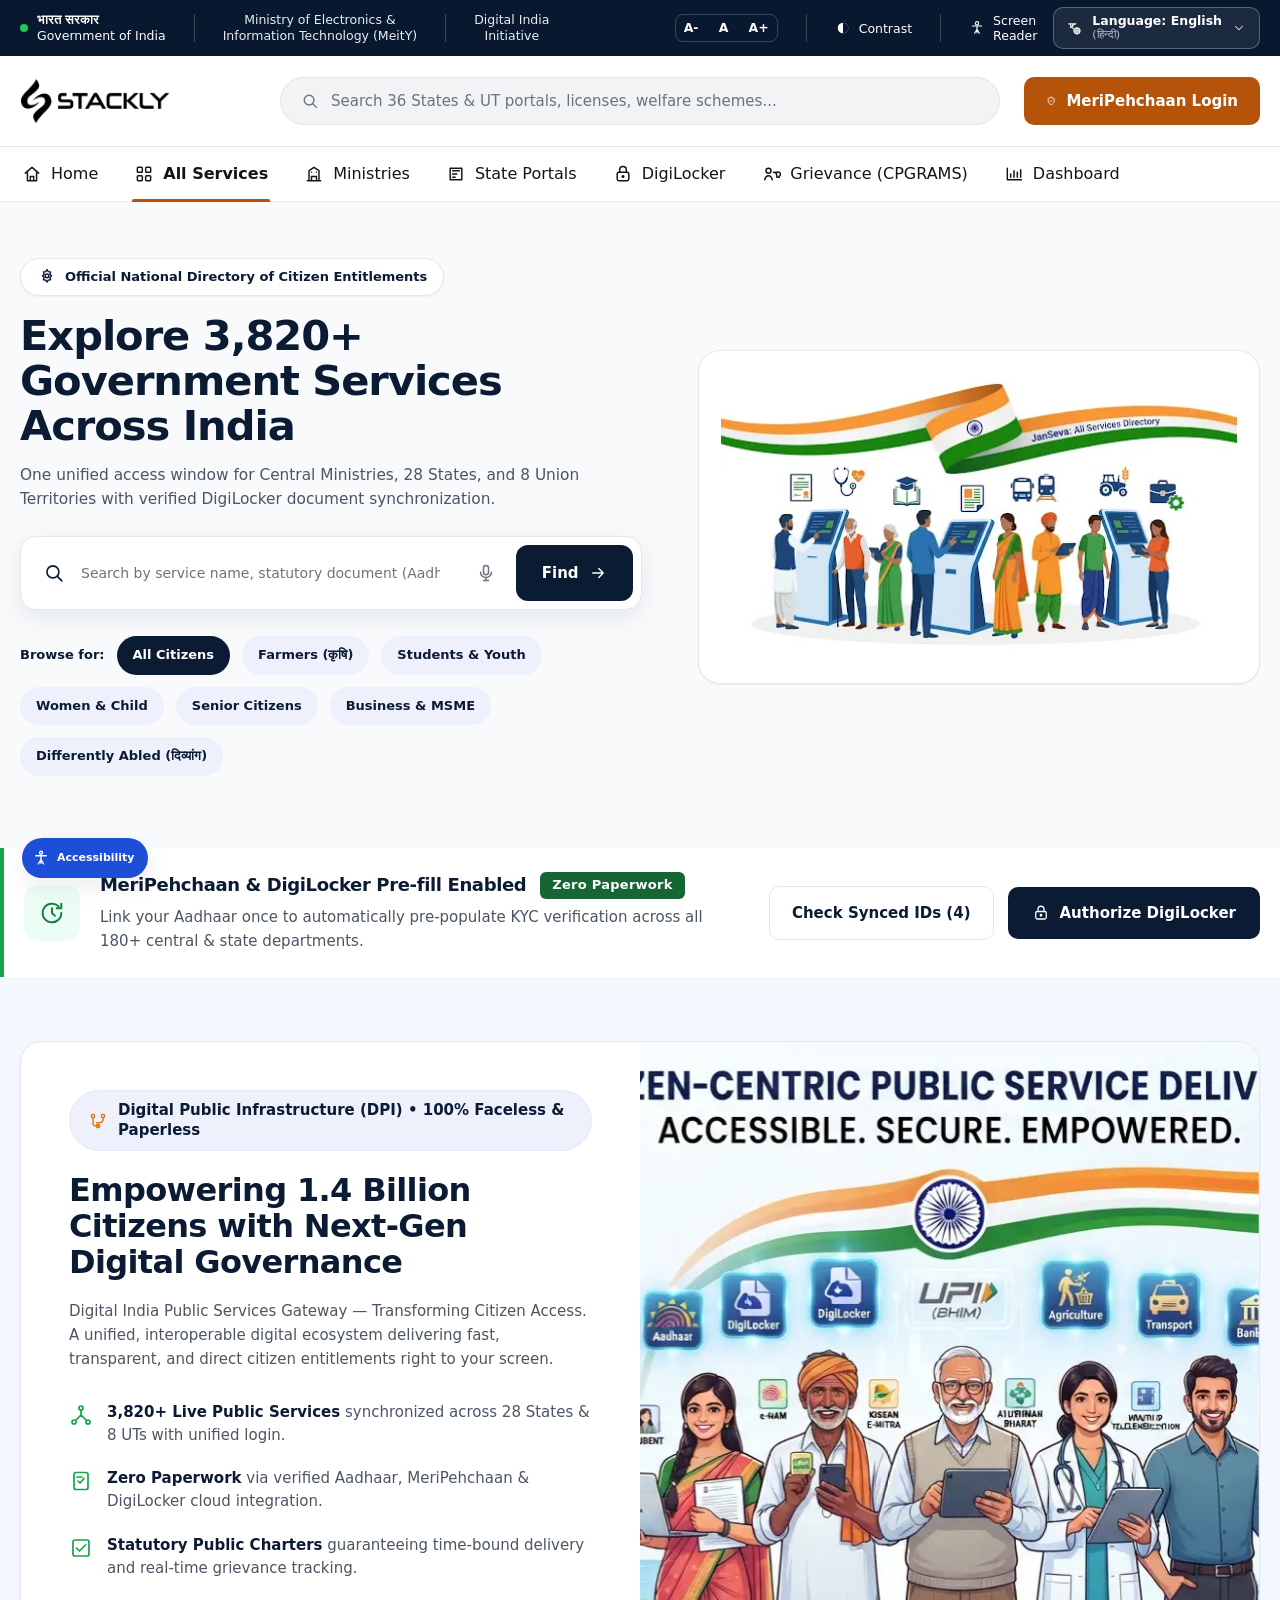
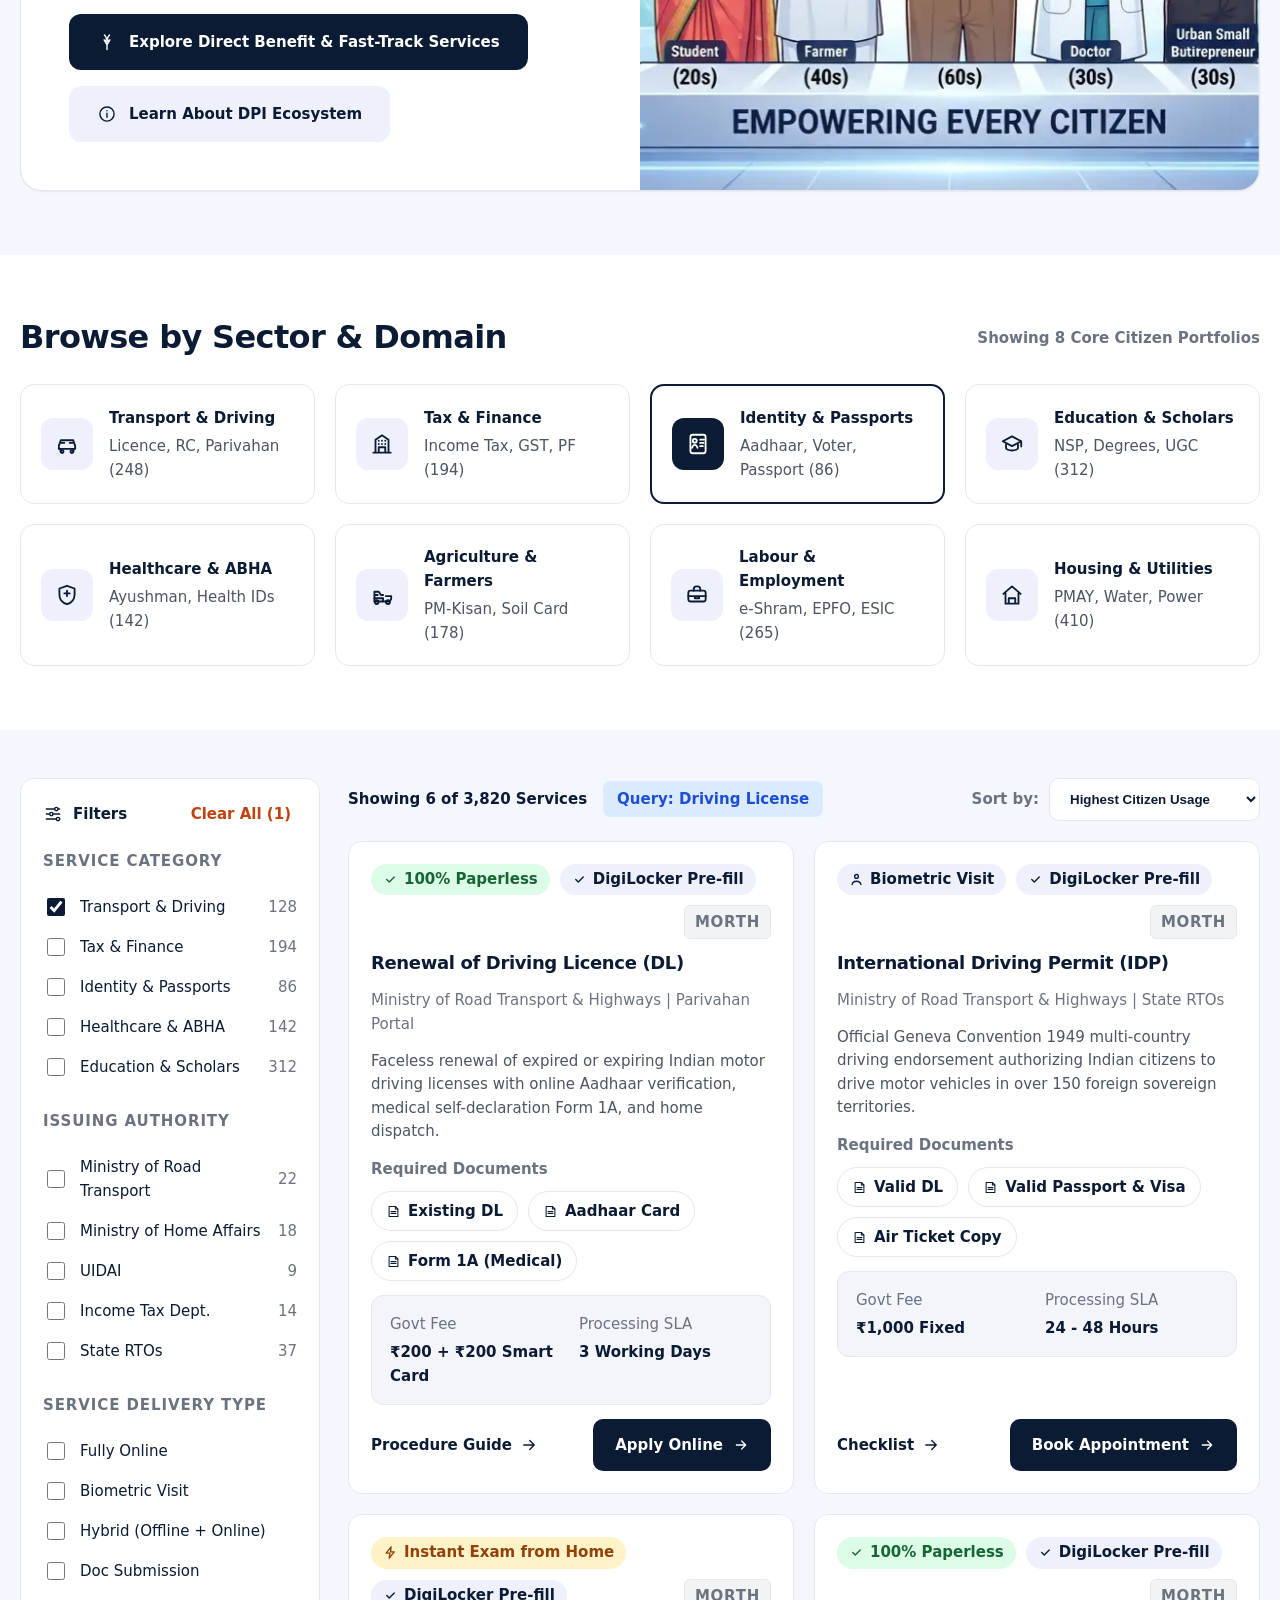
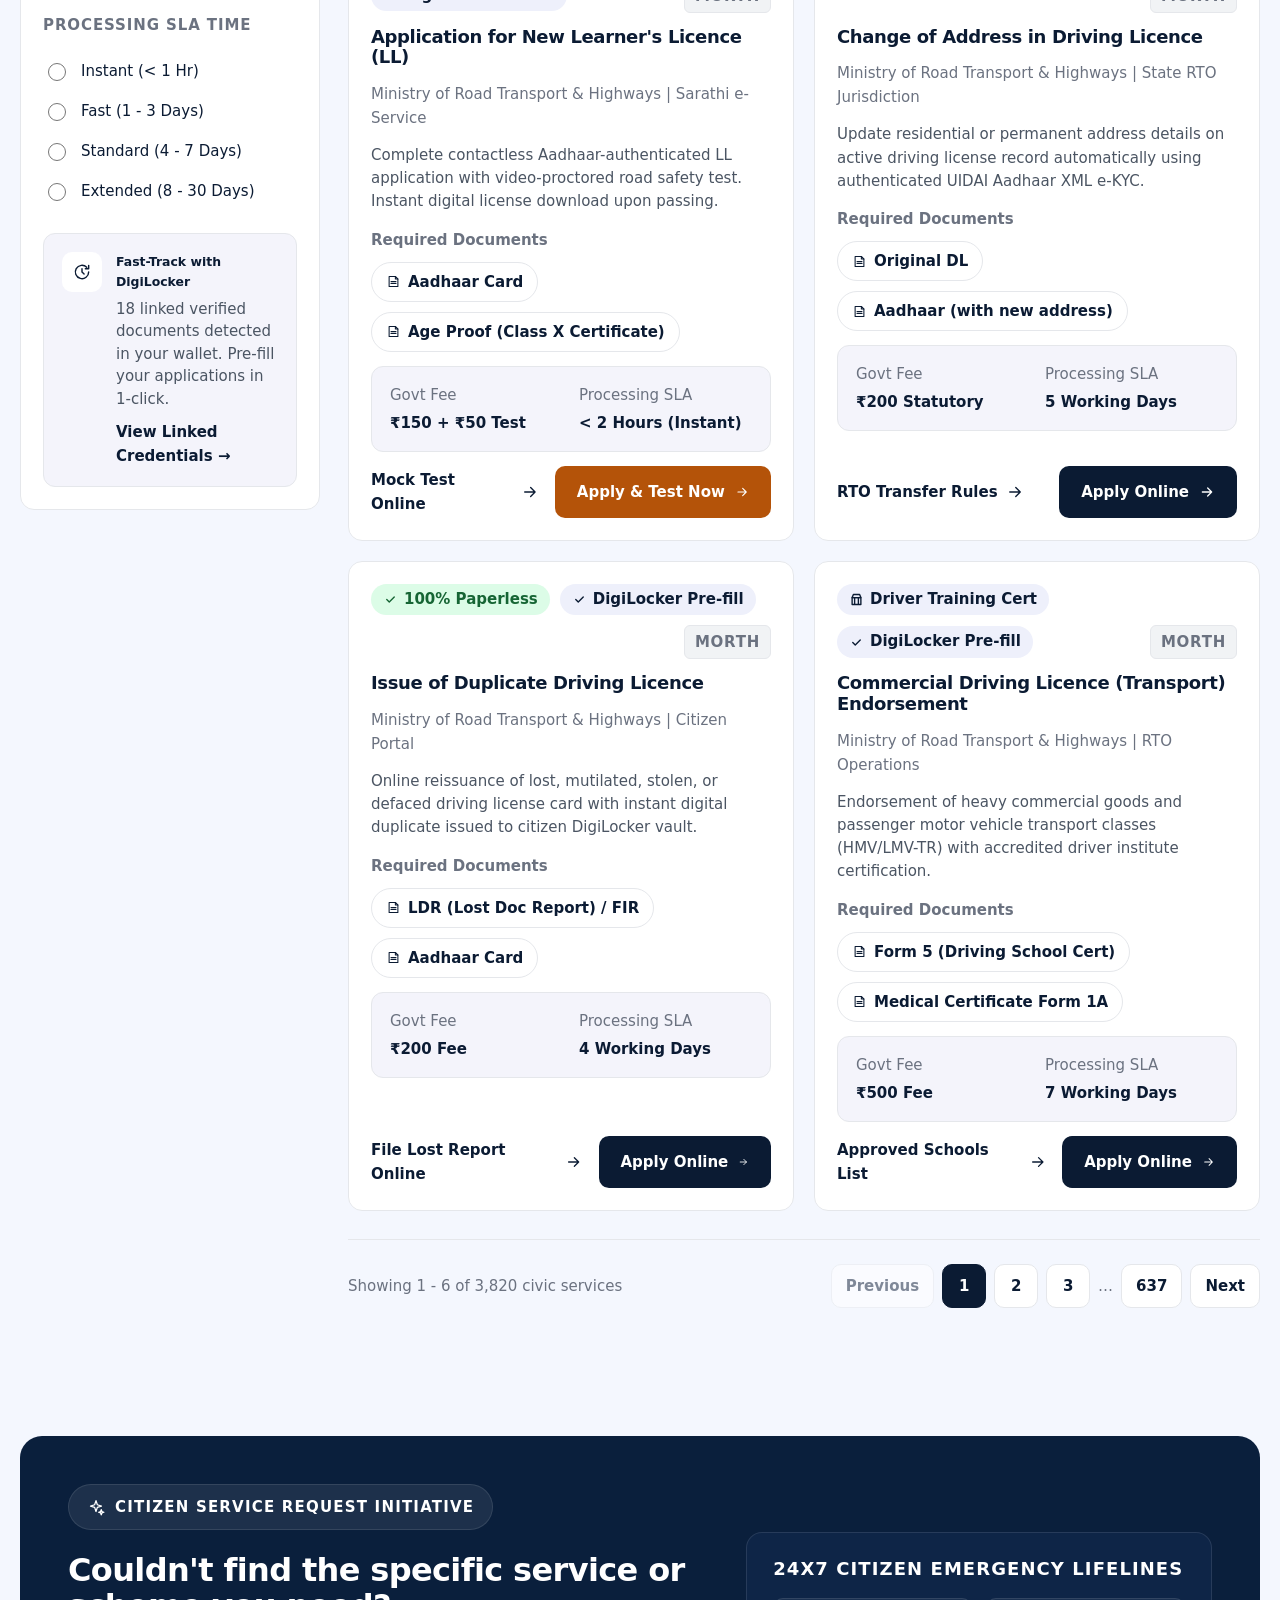
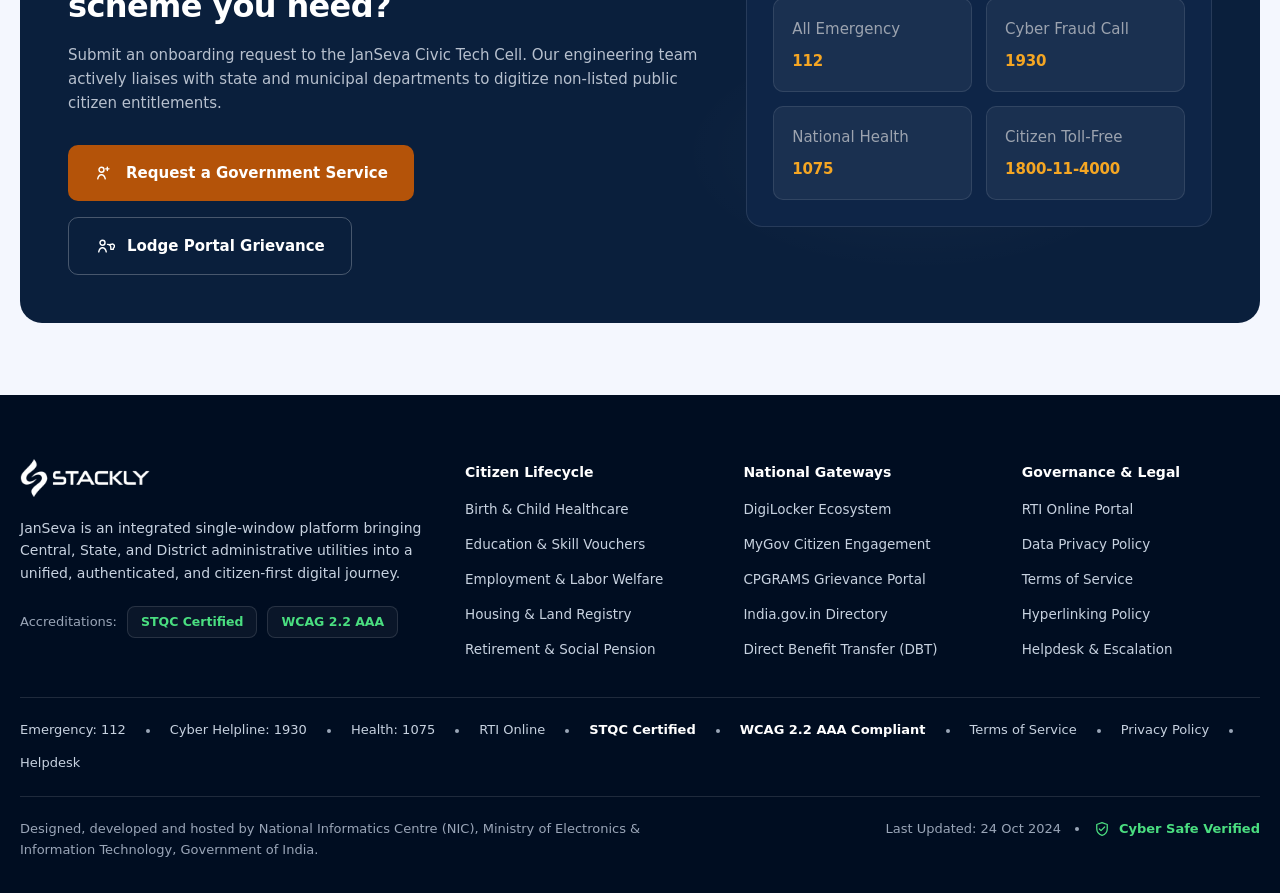
<file: services.html>
<!doctype html>
<html lang="en">
<head>
  <meta charset="utf-8">
  <meta name="viewport" content="width=device-width, initial-scale=1">
  <meta name="description" content="Explore the official national directory of 3,820+ government services across India.">
  <title>Stackly | Explore 3,820+ Government Services Across India</title>
  <link rel="stylesheet" href="css/services.css">
</head>
<body>
  <a class="skip-link" href="#main-content">Skip to main content</a>

  <header class="site-header" id="site-header">
    <div class="utility-bar">
      <div class="header-container utility-content">
        <div class="utility-primary">
          <div class="utility-identity">
            <span class="utility-status-dot" aria-hidden="true"></span>
            <span class="utility-stack"><span lang="hi">भारत सरकार</span><span>Government of India</span></span>
          </div>
          <span class="utility-divider" aria-hidden="true"></span>
          <div class="utility-detail"><span>Ministry of Electronics &amp;</span><span>Information Technology (MeitY)</span></div>
          <span class="utility-divider" aria-hidden="true"></span>
          <div class="utility-detail"><span>Digital India</span><span>Initiative</span></div>
        </div>

        <div class="utility-right">
          <div class="font-size-control" role="group" aria-label="Text size">
            <button type="button" data-font-size="sm" aria-label="Decrease text size">A-</button>
            <button type="button" data-font-size="md" aria-label="Reset text size">A</button>
            <button type="button" data-font-size="lg" aria-label="Increase text size">A+</button>
          </div>
          <span class="utility-divider" aria-hidden="true"></span>
          <button class="utility-tool" type="button" aria-label="Increase contrast">
            <svg class="utility-icon contrast-icon" viewBox="0 0 24 24" aria-hidden="true"><path d="M12 4a8 8 0 1 0 0 16 8 8 0 0 0 0-16Z" fill="currentColor" stroke="none" /><path d="M12 4a8 8 0 0 1 0 16Z" fill="var(--navy-900)" stroke="none" /></svg>
            <span>Contrast</span>
          </button>
          <span class="utility-divider" aria-hidden="true"></span>
          <button class="utility-tool utility-screen-reader" type="button" aria-label="Screen reader support">
            <svg class="utility-icon" viewBox="0 0 24 24" aria-hidden="true"><circle cx="12" cy="5" r="2.5" /><path d="M5 9h14M12 9v10M8.5 20l3.5-6 3.5 6" /></svg>
            <span>Screen<br>Reader</span>
          </button>
          <div class="language-control">
            <button class="language-selector" id="language-selector" type="button" aria-haspopup="listbox" aria-expanded="false" aria-controls="language-menu">
              <svg class="utility-icon" viewBox="0 0 24 24" aria-hidden="true"><path d="M4 5h11M9.5 5v2M6 5c.8 3.4 2.5 5.8 5.1 7.4M6.5 10.5c2.3-.9 4.3-2.5 5.8-4.7" /><circle cx="16.5" cy="15.5" r="4.5" /><path d="M12 15.5h9M16.5 11c1.2 1.3 1.8 2.8 1.8 4.5s-.6 3.2-1.8 4.5c-1.2-1.3-1.8-2.8-1.8-4.5s.6-3.2 1.8-4.5Z" /></svg>
              <span class="language-copy"><span>Language: English</span><span lang="hi">(हिन्दी)</span></span>
              <svg class="language-chevron" viewBox="0 0 24 24" aria-hidden="true"><path d="m6 9 6 6 6-6" /></svg>
            </button>
            <div class="language-menu" id="language-menu" role="listbox" aria-label="Choose language" hidden>
              <button type="button" role="option" aria-selected="true" data-language="English">English</button>
              <button type="button" role="option" aria-selected="false" data-language="Hindi">हिन्दी</button>
              <button type="button" role="option" aria-selected="false" data-language="Tamil">தமிழ்</button>
            </div>
          </div>
        </div>
      </div>
    </div>

    <div class="main-bar">
      <div class="header-container main-bar-inner">
        <a class="header-brand" href="index.html" aria-label="Stackly home">
          <img class="header-brand-logo" src="assets/logo/logo-stackly.webp" alt="Stackly" width="150" height="36">
        </a>
        <form class="site-search" role="search" action="#top">
          <svg class="search-icon" viewBox="0 0 24 24" aria-hidden="true"><circle cx="10.8" cy="10.8" r="6.5" /><path d="m16 16 4.5 4.5" /></svg>
          <label class="sr-only" for="site-header-search">Search citizen services</label>
          <input id="site-header-search" type="search" placeholder="Search 36 States &amp; UT portals, licenses, welfare schemes..." autocomplete="off">
        </form>
        <a class="btn-login" href="login.html">
          <svg class="login-icon" viewBox="0 0 24 24" aria-hidden="true"><path d="M12 3.5 19 6v5.5c0 4.3-2.8 7.7-7 9-4.2-1.3-7-4.7-7-9V6l7-2.5Z" /><path d="m8.5 12 2.2 2.2 4.8-4.8" /></svg>
          <span>MeriPehchaan Login</span>
        </a>
        <button class="header-menu-toggle" type="button" aria-label="Open primary navigation" aria-expanded="false" aria-controls="primary-nav">
          <span></span><span></span><span></span>
        </button>
      </div>
    </div>

    <nav class="primary-nav" id="primary-nav" aria-label="Primary">
      <div class="header-container primary-nav-inner">
        <button class="header-drawer-close" type="button" aria-label="Close primary navigation" data-header-close>
          <svg class="icon" viewBox="0 0 24 24" aria-hidden="true"><path d="m6 6 12 12M18 6 6 18" /></svg>
          <span>Menu</span>
        </button>
        <a class="nav-item" href="index.html"><svg class="icon" viewBox="0 0 24 24" aria-hidden="true"><path d="m4 11 8-7 8 7M6.5 9.5V20h11V9.5M10 20v-5h4v5" /></svg><span>Home</span></a>
        <a class="nav-item is-active" href="services.html" aria-current="page"><svg class="icon" viewBox="0 0 24 24" aria-hidden="true"><rect x="4" y="4" width="6" height="6" rx="1" /><rect x="14" y="4" width="6" height="6" rx="1" /><rect x="4" y="14" width="6" height="6" rx="1" /><rect x="14" y="14" width="6" height="6" rx="1" /></svg><span>All Services</span></a>
        <a class="nav-item" href="ministries.html"><svg class="icon" viewBox="0 0 24 24" aria-hidden="true"><path d="M4 20h16M6 20V8l6-4 6 4v12M9 20v-5h6v5M9 10h.01M15 10h.01" /></svg><span>Ministries</span></a>
        <a class="nav-item" href="state-portal.html"><svg class="icon" viewBox="0 0 24 24" aria-hidden="true"><path d="M5 5h14v14H5zM8 8h8M8 12h5M8 16h3" /></svg><span>State Portals</span></a>
        <a class="nav-item" href="digilocker.html"><svg class="icon" viewBox="0 0 24 24" aria-hidden="true"><rect x="5" y="10" width="14" height="10" rx="2" /><path d="M8 10V7a4 4 0 0 1 8 0v3" /><circle cx="12" cy="15" r="1" /></svg><span>DigiLocker</span></a>
        <a class="nav-item" href="grievance.html"><svg class="icon" viewBox="0 0 24 24" aria-hidden="true"><circle cx="9" cy="8" r="3" /><path d="M4.5 19c.6-3.2 2.1-5 4.5-5s3.9 1.8 4.5 5M15 10a4 4 0 0 1 4 4v2M18 10h1.5A2.5 2.5 0 0 1 22 14.5V16h-3" /></svg><span>Grievance (CPGRAMS)</span></a>
        <a class="nav-item" href="dashboard.html"><svg class="icon" viewBox="0 0 24 24" aria-hidden="true"><path d="M4 19V5M4 19h17M8 16v-4M12 16V8M16 16v-6M20 16v-9" /></svg><span>Dashboard</span></a>
        <a class="drawer-login" href="login.html">MeriPehchaan Login</a>
      </div>
    </nav>
    <div class="header-drawer-backdrop" data-header-close hidden></div>
  </header>

  <main id="main-content">
    <section class="svc-hero" id="top" aria-labelledby="svc-hero-title">
      <div class="container svc-hero__grid">
        <div class="svc-hero__content">
          <span class="svc-hero__badge"><svg viewBox="0 0 24 24" aria-hidden="true"><path d="m12 3 1.5 2.5 2.8.4-.8 2.7 1.9 2-1.9 2 .8 2.7-2.8.4L12 18l-1.5-2.3-2.8-.4.8-2.7-1.9-2 1.9-2-.8-2.7 2.8-.4L12 3Z" /><circle cx="12" cy="10.6" r="2.2" /></svg>Official National Directory of Citizen Entitlements</span>
          <h1 id="svc-hero-title" class="svc-hero__title">Explore 3,820+ Government Services Across India</h1>
          <p class="svc-hero__sub">One unified access window for Central Ministries, 28 States, and 8 Union Territories with verified DigiLocker document synchronization.</p>
          <form class="svc-hero__search" role="search" action="#top">
            <svg viewBox="0 0 24 24" aria-hidden="true"><circle cx="10.8" cy="10.8" r="6.5" /><path d="m16 16 4.5 4.5" /></svg>
            <input type="search" placeholder="Search by service name, statutory document (Aadhaar, Passport, P,...)" autocomplete="off">
            <button type="button" aria-label="Voice search"><svg viewBox="0 0 24 24" aria-hidden="true"><rect x="9" y="3" width="6" height="11" rx="3" /><path d="M5.5 11a6.5 6.5 0 0 0 13 0M12 17.5V21M9 21h6" /></svg></button>
            <button onclick="window.location.href='404.html'; return false;" class="btn-find" type="submit">Find <svg viewBox="0 0 24 24" aria-hidden="true"><path d="M5 12h14M13 6l6 6-6 6" /></svg></button>
          </form>
          <div class="svc-hero__browse">
            <span class="browse-label">Browse for:</span>
            <button class="bchip is-active" type="button">All Citizens</button>
            <button class="bchip" type="button">Farmers (कृषि)</button>
            <button class="bchip" type="button">Students &amp; Youth</button>
            <button class="bchip" type="button">Women &amp; Child</button>
            <button class="bchip" type="button">Senior Citizens</button>
            <button class="bchip" type="button">Business &amp; MSME</button>
            <button class="bchip" type="button">Differently Abled (दिव्यांग)</button>
          </div>
        </div>

        <div class="svc-hero__media">
          <!-- TODO: swap with final compressed webp -->
          <img src="assets/img/services/service-hero.webp" alt="Citizens accessing government services at digital kiosks across India" width="900" height="620">
        </div>
      </div>
    </section>

    <section class="mp-banner">
      <div class="container mp-banner__inner">
        <div class="mp-banner__left">
          <span class="mp-banner__tile"><svg viewBox="0 0 24 24" aria-hidden="true"><path d="M20 12a8 8 0 1 1-2.34-5.66M20 4v4h-4" /><path d="M12 8v4l2.5 2.5" /></svg></span>
          <div class="mp-banner__text">
            <div class="mp-banner__heading">
              <h3>MeriPehchaan &amp; DigiLocker Pre-fill Enabled</h3>
              <span class="mp-badge">Zero Paperwork</span>
            </div>
            <p>Link your Aadhaar once to automatically pre-populate KYC verification across all 180+ central &amp; state departments.</p>
          </div>
        </div>
        <div class="mp-banner__actions">
          <button onclick="window.location.href='404.html'" class="btn-outline" type="button">Check Synced IDs (4)</button>
          <button onclick="window.location.href='404.html'" class="btn-primary" type="button"><svg viewBox="0 0 24 24" aria-hidden="true"><rect x="5" y="10" width="14" height="10" rx="2" /><path d="M8 10V7a4 4 0 0 1 8 0v3" /><circle cx="12" cy="15" r="1" /></svg>Authorize DigiLocker</button>
        </div>
      </div>
    </section>

    <section class="dpi-emp">
      <div class="container">
        <div class="dpi-emp__card">
          <div class="dpi-emp__content">
            <span class="dpi-emp__badge"><svg viewBox="0 0 24 24" aria-hidden="true"><circle cx="6" cy="6" r="2" /><circle cx="18" cy="6" r="2" /><circle cx="12" cy="18" r="2" /><path d="M6 8v6a4 4 0 0 0 4 4h4M18 8v2a4 4 0 0 1-4 4h-4" /></svg>Digital Public Infrastructure (DPI) &bull; 100% Faceless &amp; Paperless</span>
            <h2 class="dpi-emp__title">Empowering 1.4 Billion Citizens with Next-Gen Digital Governance</h2>
            <p class="dpi-emp__sub">Digital India Public Services Gateway — Transforming Citizen Access. A unified, interoperable digital ecosystem delivering fast, transparent, and direct citizen entitlements right to your screen.</p>
            <ul class="dpi-emp__list">
              <li><svg viewBox="0 0 24 24" aria-hidden="true"><circle cx="12" cy="5" r="2" /><circle cx="5" cy="19" r="2" /><circle cx="19" cy="19" r="2" /><path d="M12 7v5l5 5M12 12l-5 5" /></svg><span><strong>3,820+ Live Public Services</strong> synchronized across 28 States &amp; 8 UTs with unified login.</span></li>
              <li><svg viewBox="0 0 24 24" aria-hidden="true"><rect x="5" y="3.5" width="14" height="17" rx="2" /><path d="m9 12 2 2 4-4.5M8 8h5" /></svg><span><strong>Zero Paperwork</strong> via verified Aadhaar, MeriPehchaan &amp; DigiLocker cloud integration.</span></li>
              <li><svg viewBox="0 0 24 24" aria-hidden="true"><rect x="4" y="4" width="16" height="16" rx="2" /><path d="m7.5 12 3 3 6-6" /></svg><span><strong>Statutory Public Charters</strong> guaranteeing time-bound delivery and real-time grievance tracking.</span></li>
            </ul>
            <div class="dpi-emp__actions">
              <a class="btn-solid" href="404.html"><svg viewBox="0 0 24 24" aria-hidden="true"><path d="M12 15 8.5 9.5c2.6.3 4.4 1.5 5.3 3.4M12 15l3.5-5.5c-2.6.3-4.4 1.5-5.3 3.4M12 15V21M9 3.5c1.5 1.6 2.3 3.3 2.5 5.2M15 3.5c-1.5 1.6-2.3 3.3-2.5 5.2" /></svg>Explore Direct Benefit &amp; Fast-Track Services</a>
              <a class="btn-soft" href="404.html"><svg viewBox="0 0 24 24" aria-hidden="true"><circle cx="12" cy="12" r="8.5" /><path d="M12 11v5M12 8h.01" /></svg>Learn About DPI Ecosystem</a>
            </div>
          </div>
          <div class="dpi-emp__media">
            <!-- TODO: swap with final compressed webp -->
            <img src="assets/img/services/img1.webp" alt="Citizen-centric public service delivery illustration with diverse citizens" loading="lazy" decoding="async" width="1000" height="760">
          </div>
        </div>
      </div>
    </section>

    <section class="sector">
      <div class="container">
        <header class="sector__head">
          <h2 class="sector__title">Browse by Sector &amp; Domain</h2>
          <span class="sector__count">Showing 8 Core Citizen Portfolios</span>
        </header>

        <div class="sector__grid">
          <button class="sector-card" type="button">
            <span class="sector-card__tile"><svg viewBox="0 0 24 24" aria-hidden="true"><path d="M4.5 16.5v-3l1.8-5h11.4l1.8 5v3M4.5 16.5h15M6 16.5v2.5M18 16.5v2.5" /><circle cx="7.5" cy="19" r="1.3" /><circle cx="16.5" cy="19" r="1.3" /><path d="M6.5 11h3M14.5 11h3" /></svg></span>
            <span><strong class="sector-card__name">Transport &amp; Driving</strong><span class="sector-card__meta">Licence, RC, Parivahan (248)</span></span>
          </button>
          <button class="sector-card" type="button">
            <span class="sector-card__tile"><svg viewBox="0 0 24 24" aria-hidden="true"><path d="M4 20h16M6 20V8l6-4 6 4v12M9 20v-5h6v5" /><path d="M9 9h.01M12 9h.01M15 9h.01M9 12h.01M12 12h.01M15 12h.01" /></svg></span>
            <span><strong class="sector-card__name">Tax &amp; Finance</strong><span class="sector-card__meta">Income Tax, GST, PF (194)</span></span>
          </button>
          <button class="sector-card is-active" type="button" aria-pressed="true">
            <span class="sector-card__tile"><svg viewBox="0 0 24 24" aria-hidden="true"><rect x="5" y="3.5" width="14" height="17" rx="2" /><circle cx="9" cy="9" r="1.8" /><path d="M6.5 15.5c.6-1.8 1.5-2.7 2.5-2.7s1.9.9 2.5 2.7M14 8h3.5M14 11h3M14 14h2.5" /></svg></span>
            <span><strong class="sector-card__name">Identity &amp; Passports</strong><span class="sector-card__meta">Aadhaar, Voter, Passport (86)</span></span>
          </button>
          <button class="sector-card" type="button">
            <span class="sector-card__tile"><svg viewBox="0 0 24 24" aria-hidden="true"><path d="m3.5 9.5 8.5-4.5 8.5 4.5-8.5 4.5-8.5-4.5Z" /><path d="M6.5 12.5v3.2c0 1.2 2.5 2.3 5.5 2.3s5.5-1.1 5.5-2.3v-3.2M20.5 10.2v4" /></svg></span>
            <span><strong class="sector-card__name">Education &amp; Scholars</strong><span class="sector-card__meta">NSP, Degrees, UGC (312)</span></span>
          </button>
          <button class="sector-card" type="button">
            <span class="sector-card__tile"><svg viewBox="0 0 24 24" aria-hidden="true"><path d="M12 3.5 19 6v5.5c0 4.3-2.8 7.7-7 9-4.2-1.3-7-4.7-7-9V6l7-2.5Z" /><path d="M12 8v5M9.5 10.5h5" /></svg></span>
            <span><strong class="sector-card__name">Healthcare &amp; ABHA</strong><span class="sector-card__meta">Ayushman, Health IDs (142)</span></span>
          </button>
          <button class="sector-card" type="button">
            <span class="sector-card__tile"><svg viewBox="0 0 24 24" aria-hidden="true"><path d="M5 15h8v3H5zM13 15v3h4.5a3 3 0 0 0 3-3v-2h-5" /><circle cx="7" cy="18.5" r="1.8" /><circle cx="17.5" cy="18.5" r="1.8" /><path d="M5 15V9h4l2 3h2M5 12h3" /></svg></span>
            <span><strong class="sector-card__name">Agriculture &amp; Farmers</strong><span class="sector-card__meta">PM-Kisan, Soil Card (178)</span></span>
          </button>
          <button class="sector-card" type="button">
            <span class="sector-card__tile"><svg viewBox="0 0 24 24" aria-hidden="true"><rect x="4" y="8" width="16" height="10" rx="2" /><path d="M9 8V6.5A2.5 2.5 0 0 1 11.5 4h1A2.5 2.5 0 0 1 15 6.5V8M4 13h16M10 13v2h4v-2" /></svg></span>
            <span><strong class="sector-card__name">Labour &amp; Employment</strong><span class="sector-card__meta">e-Shram, EPFO, ESIC (265)</span></span>
          </button>
          <button class="sector-card" type="button">
            <span class="sector-card__tile"><svg viewBox="0 0 24 24" aria-hidden="true"><path d="m4 11 8-7 8 7M6 10v10h12V10M9 20v-5h6v5" /></svg></span>
            <span><strong class="sector-card__name">Housing &amp; Utilities</strong><span class="sector-card__meta">PMAY, Water, Power (410)</span></span>
          </button>
        </div>
      </div>
    </section>

    <section class="directory">
      <div class="container directory__layout">

        <aside class="filters" aria-label="Service filters">
          <div class="filters__head" aria-expanded="false">
            <span class="filters__title"><svg viewBox="0 0 24 24" aria-hidden="true"><path d="M4 6h10M18 6h2M4 12h4M12 12h8M4 18h12M20 18h0" /><circle cx="16" cy="6" r="2" /><circle cx="10" cy="12" r="2" /><circle cx="18" cy="18" r="2" /></svg>Filters</span>
            <button class="filters__clear" type="button">Clear All (0)</button>
          </div>

          <div class="filters__group">
            <h4>Service Category</h4>
            <label class="frow"><input type="checkbox" checked><span class="frow__label">Transport &amp; Driving</span><span class="frow__count">128</span></label>
            <label class="frow"><input type="checkbox"><span class="frow__label">Tax &amp; Finance</span><span class="frow__count">194</span></label>
            <label class="frow"><input type="checkbox"><span class="frow__label">Identity &amp; Passports</span><span class="frow__count">86</span></label>
            <label class="frow"><input type="checkbox"><span class="frow__label">Healthcare &amp; ABHA</span><span class="frow__count">142</span></label>
            <label class="frow"><input type="checkbox"><span class="frow__label">Education &amp; Scholars</span><span class="frow__count">312</span></label>
          </div>

          <div class="filters__group">
            <h4>Issuing Authority</h4>
            <label class="frow"><input type="checkbox"><span class="frow__label">Ministry of Road Transport</span><span class="frow__count">22</span></label>
            <label class="frow"><input type="checkbox"><span class="frow__label">Ministry of Home Affairs</span><span class="frow__count">18</span></label>
            <label class="frow"><input type="checkbox"><span class="frow__label">UIDAI</span><span class="frow__count">9</span></label>
            <label class="frow"><input type="checkbox"><span class="frow__label">Income Tax Dept.</span><span class="frow__count">14</span></label>
            <label class="frow"><input type="checkbox"><span class="frow__label">State RTOs</span><span class="frow__count">37</span></label>
          </div>

          <div class="filters__group">
            <h4>Service Delivery Type</h4>
            <label class="frow"><input type="checkbox"><span class="frow__label">Fully Online</span></label>
            <label class="frow"><input type="checkbox"><span class="frow__label">Biometric Visit</span></label>
            <label class="frow"><input type="checkbox"><span class="frow__label">Hybrid (Offline + Online)</span></label>
            <label class="frow"><input type="checkbox"><span class="frow__label">Doc Submission</span></label>
          </div>

          <div class="filters__group">
            <h4>Processing SLA Time</h4>
            <label class="frow"><input type="radio" name="sla"><span class="frow__label">Instant (&lt; 1 Hr)</span></label>
            <label class="frow"><input type="radio" name="sla"><span class="frow__label">Fast (1 - 3 Days)</span></label>
            <label class="frow"><input type="radio" name="sla"><span class="frow__label">Standard (4 - 7 Days)</span></label>
            <label class="frow"><input type="radio" name="sla"><span class="frow__label">Extended (8 - 30 Days)</span></label>
          </div>

          <div class="filters__promo">
            <span class="filters__promo-icon"><svg viewBox="0 0 24 24" aria-hidden="true"><path d="M20 12a8 8 0 1 1-2.34-5.66M20 4v4h-4" /><path d="M12 8v4l2.5 2.5" /></svg></span>
            <div>
              <h5>Fast-Track with DigiLocker</h5>
              <p>18 linked verified documents detected in your wallet. Pre-fill your applications in 1-click.</p>
              <a href="#">View Linked Credentials &rarr;</a>
            </div>
          </div>
        </aside>

        <div class="results">
          <div class="results__bar">
            <span class="results__count">Showing 6 of 3,820 Services</span>
            <span class="results__query">Query: Driving License</span>
            <label class="results__sort">Sort by:
              <select>
                <option>Highest Citizen Usage</option>
                <option>Lowest Processing Time</option>
                <option>Alphabetical (A - Z)</option>
              </select>
            </label>
          </div>

          <div class="results__grid">
            <article class="svc-card">
              <div class="svc-card__top">
                <span class="badge badge--green"><svg viewBox="0 0 24 24" aria-hidden="true"><path d="m6 12 4 4 8-8" /></svg>100% Paperless</span>
                <span class="badge badge--lav"><svg viewBox="0 0 24 24" aria-hidden="true"><path d="m6 12 4 4 8-8" /></svg>DigiLocker Pre-fill</span>
                <span class="svc-card__tag">MoRTH</span>
              </div>
              <h3 class="svc-card__title">Renewal of Driving Licence (DL)</h3>
              <p class="svc-card__meta">Ministry of Road Transport &amp; Highways | Parivahan Portal</p>
              <p class="svc-card__desc">Faceless renewal of expired or expiring Indian motor driving licenses with online Aadhaar verification, medical self-declaration Form 1A, and home dispatch.</p>
              <div class="svc-card__docs">
                <span class="svc-card__docs-label">Required Documents</span>
                <span class="doc-chip"><svg viewBox="0 0 24 24" aria-hidden="true"><path d="M5 4h10l4 4v12H5z" /><path d="M15 4v4h4M8 12h8M8 15h8" /></svg>Existing DL</span>
                <span class="doc-chip"><svg viewBox="0 0 24 24" aria-hidden="true"><path d="M5 4h10l4 4v12H5z" /><path d="M15 4v4h4M8 12h8M8 15h8" /></svg>Aadhaar Card</span>
                <span class="doc-chip"><svg viewBox="0 0 24 24" aria-hidden="true"><path d="M5 4h10l4 4v12H5z" /><path d="M15 4v4h4M8 12h8M8 15h8" /></svg>Form 1A (Medical)</span>
              </div>
              <div class="svc-card__stats">
                <div><span class="label">Govt Fee</span><span class="value">₹200 + ₹200 Smart Card</span></div>
                <div><span class="label">Processing SLA</span><span class="value">3 Working Days</span></div>
              </div>
              <div class="svc-card__foot">
                <a class="svc-card__link" href="#">Procedure Guide <svg viewBox="0 0 24 24" aria-hidden="true"><path d="M5 12h14M13 6l6 6-6 6" /></svg></a>
                <button onclick="window.location.href='404.html'" class="btn-apply" type="button">Apply Online <svg viewBox="0 0 24 24" aria-hidden="true"><path d="M5 12h14M13 6l6 6-6 6" /></svg></button>
              </div>
            </article>

            <article class="svc-card">
              <div class="svc-card__top">
                <span class="badge badge--lav"><svg viewBox="0 0 24 24" aria-hidden="true"><circle cx="12" cy="7" r="3" /><path d="M5 20c.6-3.5 3-5.2 7-5.2s6.4 1.7 7 5.2" /></svg>Biometric Visit</span>
                <span class="badge badge--lav"><svg viewBox="0 0 24 24" aria-hidden="true"><path d="m6 12 4 4 8-8" /></svg>DigiLocker Pre-fill</span>
                <span class="svc-card__tag">MoRTH</span>
              </div>
              <h3 class="svc-card__title">International Driving Permit (IDP)</h3>
              <p class="svc-card__meta">Ministry of Road Transport &amp; Highways | State RTOs</p>
              <p class="svc-card__desc">Official Geneva Convention 1949 multi-country driving endorsement authorizing Indian citizens to drive motor vehicles in over 150 foreign sovereign territories.</p>
              <div class="svc-card__docs">
                <span class="svc-card__docs-label">Required Documents</span>
                <span class="doc-chip"><svg viewBox="0 0 24 24" aria-hidden="true"><path d="M5 4h10l4 4v12H5z" /><path d="M15 4v4h4M8 12h8M8 15h8" /></svg>Valid DL</span>
                <span class="doc-chip"><svg viewBox="0 0 24 24" aria-hidden="true"><path d="M5 4h10l4 4v12H5z" /><path d="M15 4v4h4M8 12h8M8 15h8" /></svg>Valid Passport &amp; Visa</span>
                <span class="doc-chip"><svg viewBox="0 0 24 24" aria-hidden="true"><path d="M5 4h10l4 4v12H5z" /><path d="M15 4v4h4M8 12h8M8 15h8" /></svg>Air Ticket Copy</span>
              </div>
              <div class="svc-card__stats">
                <div><span class="label">Govt Fee</span><span class="value">₹1,000 Fixed</span></div>
                <div><span class="label">Processing SLA</span><span class="value">24 - 48 Hours</span></div>
              </div>
              <div class="svc-card__foot">
                <a class="svc-card__link" href="#">Checklist <svg viewBox="0 0 24 24" aria-hidden="true"><path d="M5 12h14M13 6l6 6-6 6" /></svg></a>
                <button onclick="window.location.href='404.html'" class="btn-apply" type="button">Book Appointment <svg viewBox="0 0 24 24" aria-hidden="true"><path d="M5 12h14M13 6l6 6-6 6" /></svg></button>
              </div>
            </article>

            <article class="svc-card">
              <div class="svc-card__top">
                <span class="badge badge--amber"><svg viewBox="0 0 24 24" aria-hidden="true"><path d="M13 3 5 13h6l-1 8 8-10h-6l1-8Z" /></svg>Instant Exam from Home</span>
                <span class="badge badge--lav"><svg viewBox="0 0 24 24" aria-hidden="true"><path d="m6 12 4 4 8-8" /></svg>DigiLocker Pre-fill</span>
                <span class="svc-card__tag">MoRTH</span>
              </div>
              <h3 class="svc-card__title">Application for New Learner's Licence (LL)</h3>
              <p class="svc-card__meta">Ministry of Road Transport &amp; Highways | Sarathi e-Service</p>
              <p class="svc-card__desc">Complete contactless Aadhaar-authenticated LL application with video-proctored road safety test. Instant digital license download upon passing.</p>
              <div class="svc-card__docs">
                <span class="svc-card__docs-label">Required Documents</span>
                <span class="doc-chip"><svg viewBox="0 0 24 24" aria-hidden="true"><path d="M5 4h10l4 4v12H5z" /><path d="M15 4v4h4M8 12h8M8 15h8" /></svg>Aadhaar Card</span>
                <span class="doc-chip"><svg viewBox="0 0 24 24" aria-hidden="true"><path d="M5 4h10l4 4v12H5z" /><path d="M15 4v4h4M8 12h8M8 15h8" /></svg>Age Proof (Class X Certificate)</span>
              </div>
              <div class="svc-card__stats">
                <div><span class="label">Govt Fee</span><span class="value">₹150 + ₹50 Test</span></div>
                <div><span class="label">Processing SLA</span><span class="value">&lt; 2 Hours (Instant)</span></div>
              </div>
              <div class="svc-card__foot">
                <a class="svc-card__link" href="#">Mock Test Online <svg viewBox="0 0 24 24" aria-hidden="true"><path d="M5 12h14M13 6l6 6-6 6" /></svg></a>
                <button onclick="window.location.href='404.html'" class="btn-apply btn-apply--amber" type="button">Apply &amp; Test Now <svg viewBox="0 0 24 24" aria-hidden="true"><path d="M5 12h14M13 6l6 6-6 6" /></svg></button>
              </div>
            </article>

            <article class="svc-card">
              <div class="svc-card__top">
                <span class="badge badge--green"><svg viewBox="0 0 24 24" aria-hidden="true"><path d="m6 12 4 4 8-8" /></svg>100% Paperless</span>
                <span class="badge badge--lav"><svg viewBox="0 0 24 24" aria-hidden="true"><path d="m6 12 4 4 8-8" /></svg>DigiLocker Pre-fill</span>
                <span class="svc-card__tag">MoRTH</span>
              </div>
              <h3 class="svc-card__title">Change of Address in Driving Licence</h3>
              <p class="svc-card__meta">Ministry of Road Transport &amp; Highways | State RTO Jurisdiction</p>
              <p class="svc-card__desc">Update residential or permanent address details on active driving license record automatically using authenticated UIDAI Aadhaar XML e-KYC.</p>
              <div class="svc-card__docs">
                <span class="svc-card__docs-label">Required Documents</span>
                <span class="doc-chip"><svg viewBox="0 0 24 24" aria-hidden="true"><path d="M5 4h10l4 4v12H5z" /><path d="M15 4v4h4M8 12h8M8 15h8" /></svg>Original DL</span>
                <span class="doc-chip"><svg viewBox="0 0 24 24" aria-hidden="true"><path d="M5 4h10l4 4v12H5z" /><path d="M15 4v4h4M8 12h8M8 15h8" /></svg>Aadhaar (with new address)</span>
              </div>
              <div class="svc-card__stats">
                <div><span class="label">Govt Fee</span><span class="value">₹200 Statutory</span></div>
                <div><span class="label">Processing SLA</span><span class="value">5 Working Days</span></div>
              </div>
              <div class="svc-card__foot">
                <a class="svc-card__link" href="#">RTO Transfer Rules <svg viewBox="0 0 24 24" aria-hidden="true"><path d="M5 12h14M13 6l6 6-6 6" /></svg></a>
                <button onclick="window.location.href='404.html'" class="btn-apply" type="button">Apply Online <svg viewBox="0 0 24 24" aria-hidden="true"><path d="M5 12h14M13 6l6 6-6 6" /></svg></button>
              </div>
            </article>

            <article class="svc-card">
              <div class="svc-card__top">
                <span class="badge badge--green"><svg viewBox="0 0 24 24" aria-hidden="true"><path d="m6 12 4 4 8-8" /></svg>100% Paperless</span>
                <span class="badge badge--lav"><svg viewBox="0 0 24 24" aria-hidden="true"><path d="m6 12 4 4 8-8" /></svg>DigiLocker Pre-fill</span>
                <span class="svc-card__tag">MoRTH</span>
              </div>
              <h3 class="svc-card__title">Issue of Duplicate Driving Licence</h3>
              <p class="svc-card__meta">Ministry of Road Transport &amp; Highways | Citizen Portal</p>
              <p class="svc-card__desc">Online reissuance of lost, mutilated, stolen, or defaced driving license card with instant digital duplicate issued to citizen DigiLocker vault.</p>
              <div class="svc-card__docs">
                <span class="svc-card__docs-label">Required Documents</span>
                <span class="doc-chip"><svg viewBox="0 0 24 24" aria-hidden="true"><path d="M5 4h10l4 4v12H5z" /><path d="M15 4v4h4M8 12h8M8 15h8" /></svg>LDR (Lost Doc Report) / FIR</span>
                <span class="doc-chip"><svg viewBox="0 0 24 24" aria-hidden="true"><path d="M5 4h10l4 4v12H5z" /><path d="M15 4v4h4M8 12h8M8 15h8" /></svg>Aadhaar Card</span>
              </div>
              <div class="svc-card__stats">
                <div><span class="label">Govt Fee</span><span class="value">₹200 Fee</span></div>
                <div><span class="label">Processing SLA</span><span class="value">4 Working Days</span></div>
              </div>
              <div class="svc-card__foot">
                <a class="svc-card__link" href="#">File Lost Report Online <svg viewBox="0 0 24 24" aria-hidden="true"><path d="M5 12h14M13 6l6 6-6 6" /></svg></a>
                <button onclick="window.location.href='404.html'" class="btn-apply" type="button">Apply Online <svg viewBox="0 0 24 24" aria-hidden="true"><path d="M5 12h14M13 6l6 6-6 6" /></svg></button>
              </div>
            </article>

            <article class="svc-card">
              <div class="svc-card__top">
                <span class="badge badge--lav"><svg viewBox="0 0 24 24" aria-hidden="true"><path d="M7 4h10l2 5H5l2-5Z" /><path d="M5 9h14v11H5zM9 9v11M15 9v11" /></svg>Driver Training Cert</span>
                <span class="badge badge--lav"><svg viewBox="0 0 24 24" aria-hidden="true"><path d="m6 12 4 4 8-8" /></svg>DigiLocker Pre-fill</span>
                <span class="svc-card__tag">MoRTH</span>
              </div>
              <h3 class="svc-card__title">Commercial Driving Licence (Transport) Endorsement</h3>
              <p class="svc-card__meta">Ministry of Road Transport &amp; Highways | RTO Operations</p>
              <p class="svc-card__desc">Endorsement of heavy commercial goods and passenger motor vehicle transport classes (HMV/LMV-TR) with accredited driver institute certification.</p>
              <div class="svc-card__docs">
                <span class="svc-card__docs-label">Required Documents</span>
                <span class="doc-chip"><svg viewBox="0 0 24 24" aria-hidden="true"><path d="M5 4h10l4 4v12H5z" /><path d="M15 4v4h4M8 12h8M8 15h8" /></svg>Form 5 (Driving School Cert)</span>
                <span class="doc-chip"><svg viewBox="0 0 24 24" aria-hidden="true"><path d="M5 4h10l4 4v12H5z" /><path d="M15 4v4h4M8 12h8M8 15h8" /></svg>Medical Certificate Form 1A</span>
              </div>
              <div class="svc-card__stats">
                <div><span class="label">Govt Fee</span><span class="value">₹500 Fee</span></div>
                <div><span class="label">Processing SLA</span><span class="value">7 Working Days</span></div>
              </div>
              <div class="svc-card__foot">
                <a class="svc-card__link" href="#">Approved Schools List <svg viewBox="0 0 24 24" aria-hidden="true"><path d="M5 12h14M13 6l6 6-6 6" /></svg></a>
                <button onclick="window.location.href='404.html'" class="btn-apply" type="button">Apply Online <svg viewBox="0 0 24 24" aria-hidden="true"><path d="M5 12h14M13 6l6 6-6 6" /></svg></button>
              </div>
            </article>
          </div>

          <nav class="results__pager" aria-label="Pagination">
            <span class="pager__info">Showing 1 - 6 of 3,820 civic services</span>
            <div class="pager__pages">
              <button type="button" disabled>Previous</button>
              <button class="is-active" type="button">1</button>
              <button type="button">2</button>
              <button type="button">3</button>
              <span>&hellip;</span>
              <button type="button">637</button>
              <button type="button">Next</button>
            </div>
          </nav>
        </div>
      </div>
    </section>

    <section class="request">
      <div class="container">
        <div class="request__panel">
          <div class="request__content">
            <span class="request__badge"><svg viewBox="0 0 24 24" aria-hidden="true"><path d="M12 3.5 13.8 9l5.5 1.8-5.5 1.7L12 18l-1.8-5.5-5.5-1.7L10.2 9 12 3.5Z" /><path d="M19 15.5l.9 2.6 2.6.9-2.6.9-.9 2.6-.9-2.6-2.6-.9 2.6-.9.9-2.6Z" /></svg>Citizen Service Request Initiative</span>
            <h2 class="request__title">Couldn't find the specific service or scheme you need?</h2>
            <p class="request__sub">Submit an onboarding request to the JanSeva Civic Tech Cell. Our engineering team actively liaises with state and municipal departments to digitize non-listed public citizen entitlements.</p>
            <div class="request__actions">
              <a class="btn-request" href="404.html"><svg viewBox="0 0 24 24" aria-hidden="true"><circle cx="9" cy="8" r="3" /><path d="M4.5 19c.6-3.2 2.1-5 4.5-5s3.9 1.8 4.5 5M14 7h4M16 5v4" /></svg>Request a Government Service</a>
              <a class="btn-ghost" href="404.html"><svg viewBox="0 0 24 24" aria-hidden="true"><circle cx="9" cy="8" r="3" /><path d="M4.5 19c.6-3.2 2.1-5 4.5-5s3.9 1.8 4.5 5M15 10a4 4 0 0 1 4 4v2M18 10h1.5A2.5 2.5 0 0 1 22 14.5V16h-3" /></svg>Lodge Portal Grievance</a>
            </div>
          </div>

          <div class="request__lifelines">
            <h3>24X7 Citizen Emergency Lifelines</h3>
            <div class="lifeline-grid">
              <div class="lifeline"><span class="lifeline__label">All Emergency</span><span class="lifeline__num">112</span></div>
              <div class="lifeline"><span class="lifeline__label">Cyber Fraud Call</span><span class="lifeline__num">1930</span></div>
              <div class="lifeline"><span class="lifeline__label">National Health</span><span class="lifeline__num">1075</span></div>
              <div class="lifeline"><span class="lifeline__label">Citizen Toll-Free</span><span class="lifeline__num">1800-11-4000</span></div>
            </div>
          </div>
        </div>
      </div>
    </section>
  </main>

  <footer class="footer">
    <div class="container">
      <div class="footer__top">
        <div class="footer__brand">
          <!-- TODO: replace logo SVG -->
          <a class="footer__logo" href="index.html" aria-label="Stackly home">
            <img src="assets/logo/logo-stackly.webp" alt="Stackly" width="130" height="36">
          </a>
          <p class="footer__about">JanSeva is an integrated single-window platform bringing Central, State, and District administrative utilities into a unified, authenticated, and citizen-first digital journey.</p>
          <div class="footer__accr">
            <span class="footer__accr-label">Accreditations:</span>
            <span class="accr-badge">STQC Certified</span>
            <span class="accr-badge">WCAG 2.2 AAA</span>
          </div>
        </div>

        <nav class="footer__col" aria-label="Citizen Lifecycle">
          <h4>Citizen Lifecycle</h4>
          <ul>
            <li><a href="404.html">Birth &amp; Child Healthcare</a></li>
            <li><a href="404.html">Education &amp; Skill Vouchers</a></li>
            <li><a href="404.html">Employment &amp; Labor Welfare</a></li>
            <li><a href="404.html">Housing &amp; Land Registry</a></li>
            <li><a href="404.html">Retirement &amp; Social Pension</a></li>
          </ul>
        </nav>
        <nav class="footer__col" aria-label="National Gateways">
          <h4>National Gateways</h4>
          <ul>
            <li><a href="404.html">DigiLocker Ecosystem</a></li>
            <li><a href="404.html">MyGov Citizen Engagement</a></li>
            <li><a href="404.html">CPGRAMS Grievance Portal</a></li>
            <li><a href="404.html">India.gov.in Directory</a></li>
            <li><a href="404.html">Direct Benefit Transfer (DBT)</a></li>
          </ul>
        </nav>
        <nav class="footer__col" aria-label="Governance and Legal">
          <h4>Governance &amp; Legal</h4>
          <ul>
            <li><a href="404.html">RTI Online Portal</a></li>
            <li><a href="404.html">Data Privacy Policy</a></li>
            <li><a href="404.html">Terms of Service</a></li>
            <li><a href="404.html">Hyperlinking Policy</a></li>
            <li><a href="404.html">Helpdesk &amp; Escalation</a></li>
          </ul>
        </nav>
      </div>

      <div class="footer__strip">
        <span>Emergency: 112</span><i></i>
        <span>Cyber Helpline: 1930</span><i></i>
        <span>Health: 1075</span><i></i>
        <span>RTI Online</span><i></i>
        <span class="is-strong">STQC Certified</span><i></i>
        <span class="is-strong">WCAG 2.2 AAA Compliant</span><i></i>
        <span>Terms of Service</span><i></i>
        <span>Privacy Policy</span><i></i>
        <span>Helpdesk</span>
      </div>

      <div class="footer__bottom">
        <p class="footer__credit">Designed, developed and hosted by National Informatics Centre (NIC), Ministry of Electronics &amp; Information Technology, Government of India.</p>
        <div class="footer__meta">
          <span>Last Updated: 24 Oct 2024</span><i></i>
          <span class="footer__safe"><svg viewBox="0 0 24 24" aria-hidden="true"><path d="M12 3.5 19 6v5.5c0 4.3-2.8 7.7-7 9-4.2-1.3-7-4.7-7-9V6l7-2.5Z" /><path d="m8.5 12 2.2 2.2 4.8-4.8" /></svg>Cyber Safe Verified</span>
        </div>
      </div>
    </div>
  </footer>

  <div class="accessibility-tools">
    <button class="floating-tool" type="button" data-a11y-trigger aria-expanded="false" aria-controls="a11y-panel" aria-label="Open accessibility options">
      <svg class="icon" viewBox="0 0 24 24" aria-hidden="true"><circle cx="12" cy="5" r="2" /><path d="M5 9h14M12 9v10M8.5 20l3.5-6 3.5 6" /></svg>
      <span>Accessibility</span>
    </button>
    <div class="a11y-panel" id="a11y-panel" hidden>
      <strong>Accessibility options</strong>
      <button type="button" data-a11y-action="contrast">Increase contrast</button>
      <button type="button" data-a11y-action="text">Larger text</button>
      <button type="button" data-a11y-action="reset">Reset view</button>
    </div>
  </div>
  <button class="back-to-top" id="back-to-top" type="button" aria-label="Back to top">
    <svg class="icon" viewBox="0 0 24 24" aria-hidden="true"><path d="m6 14 6-6 6 6" /></svg>
  </button>

  <script src="js/services.js" defer></script>
</body>
</html>
</file>
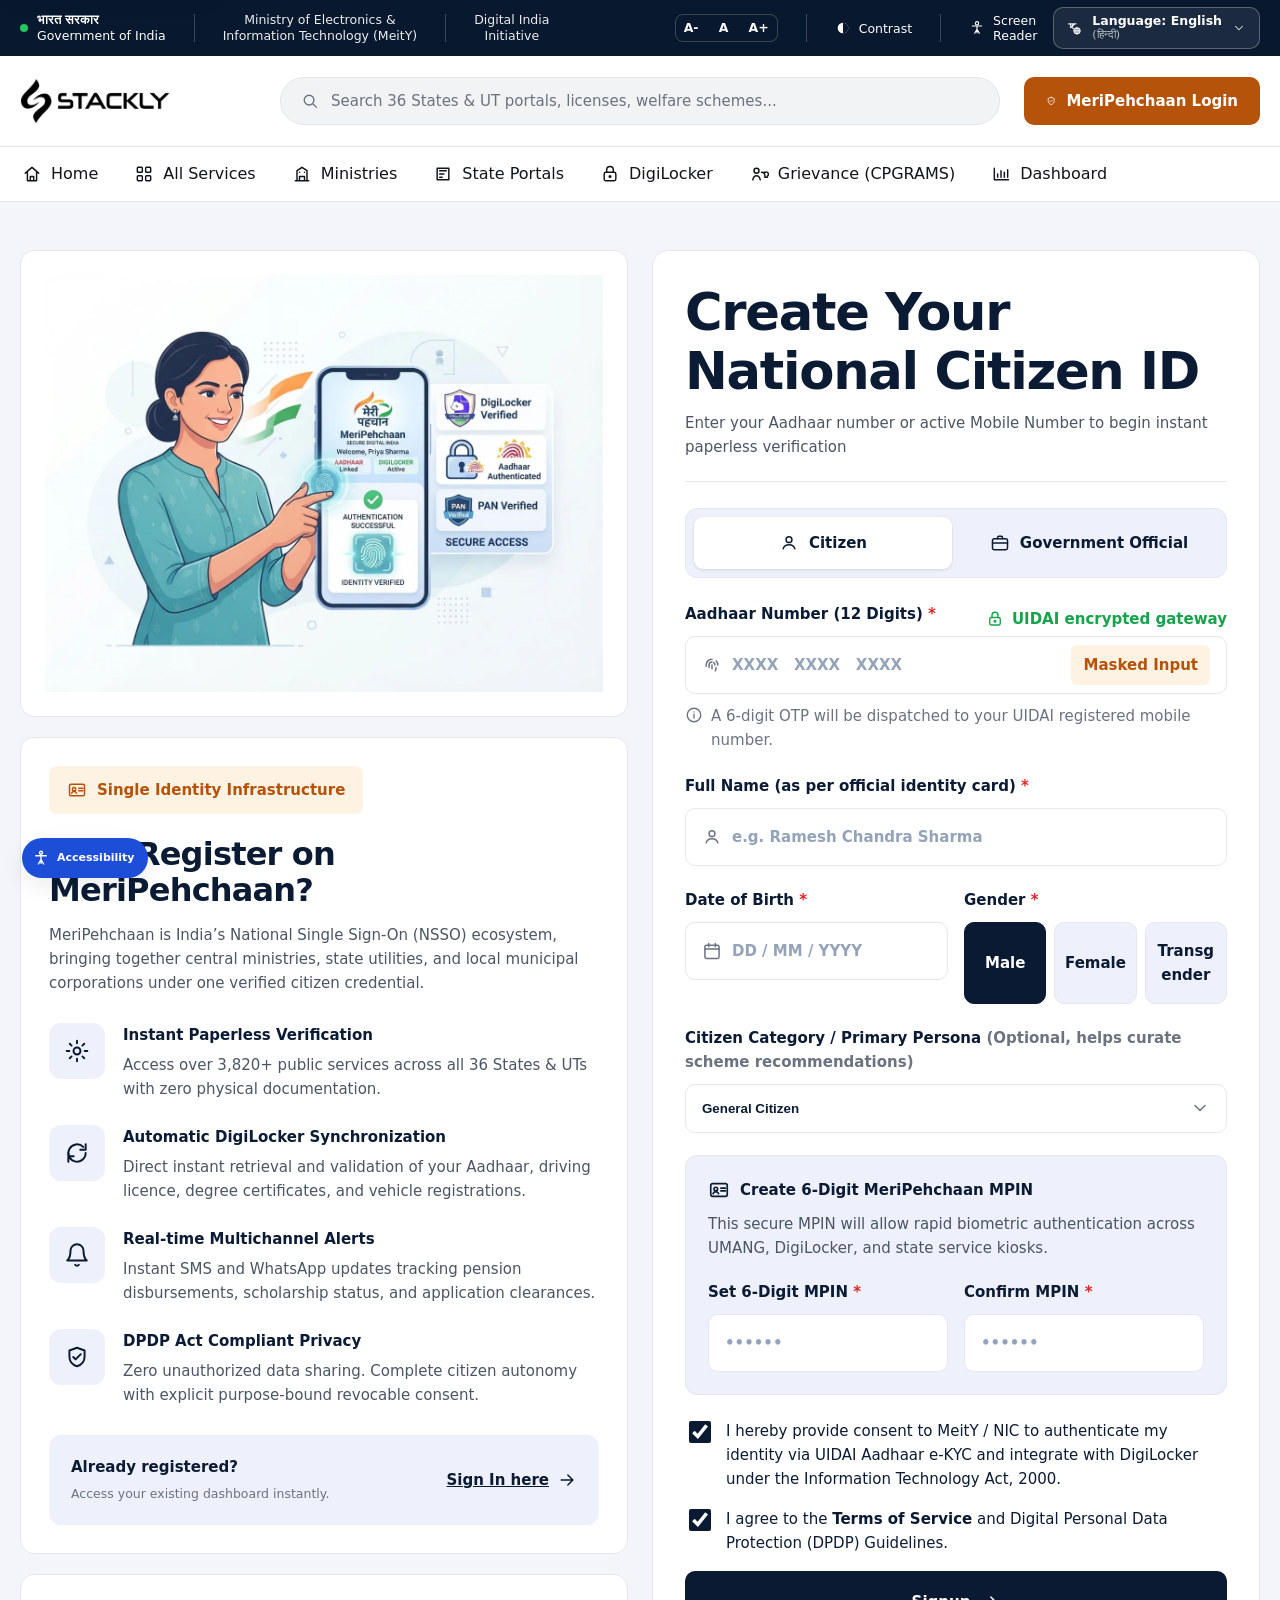
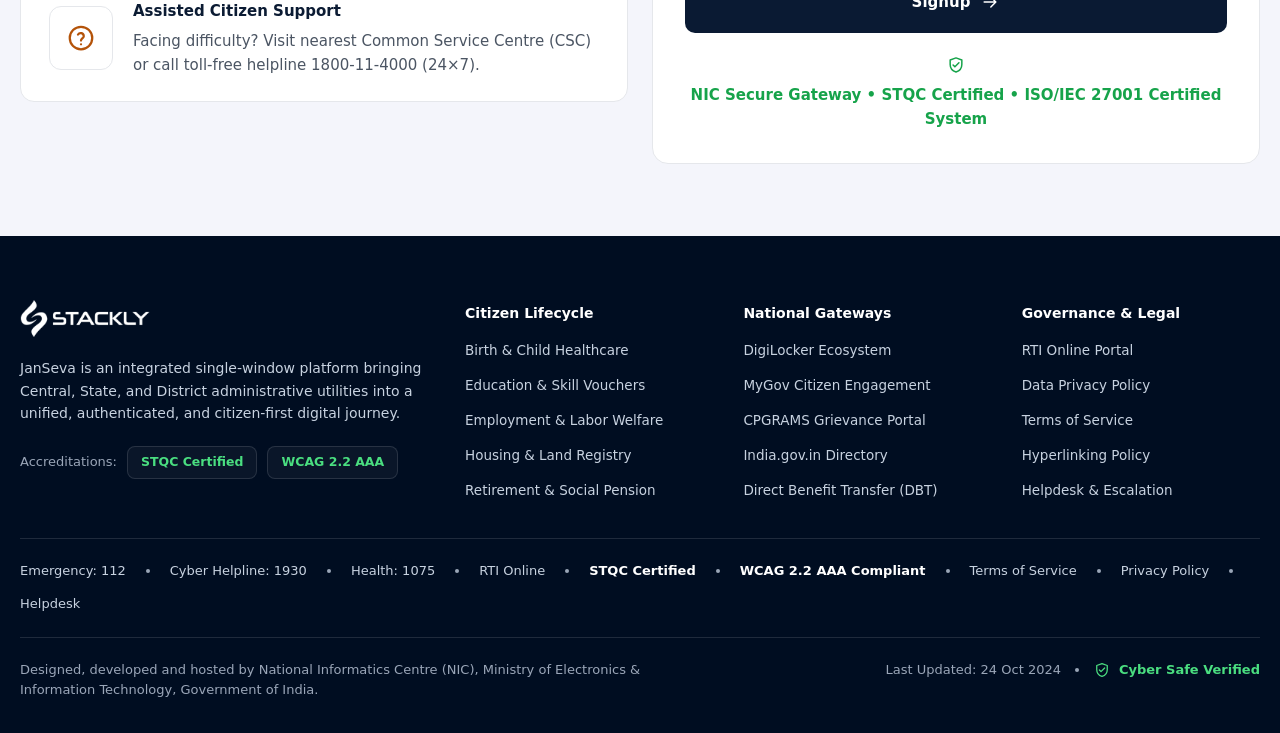
<file: signup.html>
<!doctype html>
<html lang="en">
<head>
  <meta charset="utf-8">
  <meta name="viewport" content="width=device-width, initial-scale=1">
  <meta name="description" content="Stackly MeriPehchaan registration — create your National Citizen ID and verify your identity with Aadhaar, DigiLocker and PAN.">
  <title>Stackly | Create Your MeriPehchaan Citizen ID</title>
  <link rel="stylesheet" href="css/signup.css">
</head>
<body>
  <a class="skip-link" href="#main-content">Skip to main content</a>

  <header class="site-header" id="site-header">
    <div class="utility-bar">
      <div class="header-container utility-content">
        <div class="utility-primary">
          <div class="utility-identity">
            <span class="utility-status-dot" aria-hidden="true"></span>
            <span class="utility-stack"><span lang="hi">भारत सरकार</span><span>Government of India</span></span>
          </div>
          <span class="utility-divider" aria-hidden="true"></span>
          <div class="utility-detail"><span>Ministry of Electronics &amp;</span><span>Information Technology (MeitY)</span></div>
          <span class="utility-divider" aria-hidden="true"></span>
          <div class="utility-detail"><span>Digital India</span><span>Initiative</span></div>
        </div>

        <div class="utility-right">
          <div class="font-size-control" role="group" aria-label="Text size">
            <button type="button" data-font-size="sm" aria-label="Decrease text size">A-</button>
            <button type="button" data-font-size="md" aria-label="Reset text size">A</button>
            <button type="button" data-font-size="lg" aria-label="Increase text size">A+</button>
          </div>
          <span class="utility-divider" aria-hidden="true"></span>
          <button class="utility-tool" type="button" aria-label="Increase contrast">
            <svg class="utility-icon contrast-icon" viewBox="0 0 24 24" aria-hidden="true"><path d="M12 4a8 8 0 1 0 0 16 8 8 0 0 0 0-16Z" fill="currentColor" stroke="none" /><path d="M12 4a8 8 0 0 1 0 16Z" fill="var(--navy-900)" stroke="none" /></svg>
            <span>Contrast</span>
          </button>
          <span class="utility-divider" aria-hidden="true"></span>
          <button class="utility-tool utility-screen-reader" type="button" aria-label="Screen reader support">
            <svg class="utility-icon" viewBox="0 0 24 24" aria-hidden="true"><circle cx="12" cy="5" r="2.5" /><path d="M5 9h14M12 9v10M8.5 20l3.5-6 3.5 6" /></svg>
            <span>Screen<br>Reader</span>
          </button>
          <div class="language-control">
            <button class="language-selector" id="language-selector" type="button" aria-haspopup="listbox" aria-expanded="false" aria-controls="language-menu">
              <svg class="utility-icon" viewBox="0 0 24 24" aria-hidden="true"><path d="M4 5h11M9.5 5v2M6 5c.8 3.4 2.5 5.8 5.1 7.4M6.5 10.5c2.3-.9 4.3-2.5 5.8-4.7" /><circle cx="16.5" cy="15.5" r="4.5" /><path d="M12 15.5h9M16.5 11c1.2 1.3 1.8 2.8 1.8 4.5s-.6 3.2-1.8 4.5c-1.2-1.3-1.8-2.8-1.8-4.5s.6-3.2 1.8-4.5Z" /></svg>
              <span class="language-copy"><span>Language: English</span><span lang="hi">(हिन्दी)</span></span>
              <svg class="language-chevron" viewBox="0 0 24 24" aria-hidden="true"><path d="m6 9 6 6 6-6" /></svg>
            </button>
            <div class="language-menu" id="language-menu" role="listbox" aria-label="Choose language" hidden>
              <button type="button" role="option" aria-selected="true" data-language="English">English</button>
              <button type="button" role="option" aria-selected="false" data-language="Hindi">हिन्दी</button>
              <button type="button" role="option" aria-selected="false" data-language="Tamil">தமிழ்</button>
            </div>
          </div>
        </div>
      </div>
    </div>

    <div class="main-bar">
      <div class="header-container main-bar-inner">
        <a class="header-brand" href="index.html" aria-label="Stackly home">
          <img class="header-brand-logo" src="assets/logo/logo-stackly.webp" alt="Stackly" width="150" height="36">
        </a>
        <form class="site-search" role="search" action="#top">
          <svg class="search-icon" viewBox="0 0 24 24" aria-hidden="true"><circle cx="10.8" cy="10.8" r="6.5" /><path d="m16 16 4.5 4.5" /></svg>
          <label class="sr-only" for="site-header-search">Search citizen services</label>
          <input id="site-header-search" type="search" placeholder="Search 36 States &amp; UT portals, licenses, welfare schemes..." autocomplete="off">
        </form>
        <a class="btn-login" href="login.html">
          <svg class="login-icon" viewBox="0 0 24 24" aria-hidden="true"><path d="M12 3.5 19 6v5.5c0 4.3-2.8 7.7-7 9-4.2-1.3-7-4.7-7-9V6l7-2.5Z" /><path d="m8.5 12 2.2 2.2 4.8-4.8" /></svg>
          <span>MeriPehchaan Login</span>
        </a>
        <button class="header-menu-toggle" type="button" aria-label="Open primary navigation" aria-expanded="false" aria-controls="primary-nav">
          <span></span><span></span><span></span>
        </button>
      </div>
    </div>

    <nav class="primary-nav" id="primary-nav" aria-label="Primary">
      <div class="header-container primary-nav-inner">
        <button class="header-drawer-close" type="button" aria-label="Close primary navigation" data-header-close>
          <svg class="icon" viewBox="0 0 24 24" aria-hidden="true"><path d="m6 6 12 12M18 6 6 18" /></svg>
          <span>Menu</span>
        </button>
        <a class="nav-item" href="index.html"><svg class="icon" viewBox="0 0 24 24" aria-hidden="true"><path d="m4 11 8-7 8 7M6.5 9.5V20h11V9.5M10 20v-5h4v5" /></svg><span>Home</span></a>
        <a class="nav-item" href="services.html"><svg class="icon" viewBox="0 0 24 24" aria-hidden="true"><rect x="4" y="4" width="6" height="6" rx="1" /><rect x="14" y="4" width="6" height="6" rx="1" /><rect x="4" y="14" width="6" height="6" rx="1" /><rect x="14" y="14" width="6" height="6" rx="1" /></svg><span>All Services</span></a>
        <a class="nav-item" href="ministries.html"><svg class="icon" viewBox="0 0 24 24" aria-hidden="true"><path d="M4 20h16M6 20V8l6-4 6 4v12M9 20v-5h6v5M9 10h.01M15 10h.01" /></svg><span>Ministries</span></a>
        <a class="nav-item" href="state-portal.html"><svg class="icon" viewBox="0 0 24 24" aria-hidden="true"><path d="M5 5h14v14H5zM8 8h8M8 12h5M8 16h3" /></svg><span>State Portals</span></a>
        <a class="nav-item" href="digilocker.html"><svg class="icon" viewBox="0 0 24 24" aria-hidden="true"><rect x="5" y="10" width="14" height="10" rx="2" /><path d="M8 10V7a4 4 0 0 1 8 0v3" /><circle cx="12" cy="15" r="1" /></svg><span>DigiLocker</span></a>
        <a class="nav-item" href="grievance.html"><svg class="icon" viewBox="0 0 24 24" aria-hidden="true"><circle cx="9" cy="8" r="3" /><path d="M4.5 19c.6-3.2 2.1-5 4.5-5s3.9 1.8 4.5 5M15 10a4 4 0 0 1 4 4v2M18 10h1.5A2.5 2.5 0 0 1 22 14.5V16h-3" /></svg><span>Grievance (CPGRAMS)</span></a>
        <a class="nav-item" href="dashboard.html"><svg class="icon" viewBox="0 0 24 24" aria-hidden="true"><path d="M4 19V5M4 19h17M8 16v-4M12 16V8M16 16v-6M20 16v-9" /></svg><span>Dashboard</span></a>
        <a class="drawer-login" href="login.html">MeriPehchaan Login</a>
      </div>
    </nav>
    <div class="header-drawer-backdrop" data-header-close hidden></div>
  </header>

  <main id="main-content">
    <section class="sx">
      <div class="container sx__grid">

        <!-- ============ LEFT COLUMN ============ -->
        <div class="sx__left">

          <figure class="sx__art">
            <!-- TODO: replace illustration (assets/img/auth/img1) -->
            <img src="assets/img/auth/img1.webp" alt="Citizen completing MeriPehchaan registration with Aadhaar, DigiLocker and PAN verified" width="1200" height="896">
          </figure>

          <div class="why">
            <span class="why__eyebrow"><svg class="icon" viewBox="0 0 24 24" aria-hidden="true"><rect x="3" y="5" width="18" height="14" rx="2" /><circle cx="8.5" cy="11" r="2" /><path d="M5.5 16c.6-1.5 1.7-2.2 3-2.2s2.4.7 3 2.2M14 10h5M14 13h5" /></svg> Single Identity Infrastructure</span>
            <h2 class="why__title">Why Register on MeriPehchaan?</h2>
            <p class="why__lead">MeriPehchaan is India’s National Single Sign-On (NSSO) ecosystem,
               bringing together central ministries, state utilities, and local municipal corporations
               under one verified citizen credential.</p>

            <div class="why__rows">
              <div class="why-row">
                <span class="why-row__icon"><svg class="icon" viewBox="0 0 24 24" aria-hidden="true"><circle cx="12" cy="12" r="3.2" /><path d="M12 2.5v2.4M12 19.1v2.4M2.5 12h2.4M19.1 12h2.4M5.3 5.3l1.7 1.7M17 17l1.7 1.7M18.7 5.3 17 7M7 17l-1.7 1.7" /></svg></span>
                <div><strong>Instant Paperless Verification</strong>
                     <p>Access over 3,820+ public services across all 36 States &amp; UTs with zero
                        physical documentation.</p></div>
              </div>
              <div class="why-row">
                <span class="why-row__icon"><svg class="icon" viewBox="0 0 24 24" aria-hidden="true"><path d="M20 12a8 8 0 1 1-2.3-5.6" /><path d="M20 4v5h-5" /><path d="M4 12a8 8 0 0 0 2.3 5.6" /><path d="M4 20v-5h5" /></svg></span>
                <div><strong>Automatic DigiLocker Synchronization</strong>
                     <p>Direct instant retrieval and validation of your Aadhaar, driving licence,
                        degree certificates, and vehicle registrations.</p></div>
              </div>
              <div class="why-row">
                <span class="why-row__icon"><svg class="icon" viewBox="0 0 24 24" aria-hidden="true"><path d="M18 8a6 6 0 1 0-12 0c0 7-3 9-3 9h18s-3-2-3-9" /><path d="M13.7 21a2 2 0 0 1-3.4 0" /></svg></span>
                <div><strong>Real-time Multichannel Alerts</strong>
                     <p>Instant SMS and WhatsApp updates tracking pension disbursements, scholarship
                        status, and application clearances.</p></div>
              </div>
              <div class="why-row">
                <span class="why-row__icon"><svg class="icon" viewBox="0 0 24 24" aria-hidden="true"><path d="M12 3.5 19 6v5.5c0 4.3-2.8 7.7-7 9-4.2-1.3-7-4.7-7-9V6l7-2.5Z" /><path d="m8.5 12 2.2 2.2 4.8-4.8" /></svg></span>
                <div><strong>DPDP Act Compliant Privacy</strong>
                     <p>Zero unauthorized data sharing. Complete citizen autonomy with explicit
                        purpose-bound revocable consent.</p></div>
              </div>
            </div>

            <div class="why__reg">
              <div>
                <strong>Already registered?</strong>
                <small>Access your existing dashboard instantly.</small>
              </div>
              <a href="login.html">Sign In here <svg class="icon" viewBox="0 0 24 24" aria-hidden="true"><path d="M5 12h14M13 6l6 6-6 6" /></svg></a>
            </div>
          </div>

          <div class="assist">
            <span class="assist__icon"><svg class="icon" viewBox="0 0 24 24" aria-hidden="true"><circle cx="12" cy="12" r="9" /><path d="M9.6 9.2a2.5 2.5 0 0 1 4.6 1.3c0 1.7-2.2 2-2.2 3.5" /><path d="M12 17h.01" /></svg></span>
            <div>
              <strong>Assisted Citizen Support</strong>
              <p>Facing difficulty? Visit nearest Common Service Centre (CSC) or call toll-free
                 helpline 1800-11-4000 (24×7).</p>
            </div>
          </div>

        </div>

        <!-- ============ RIGHT COLUMN ============ -->
        <div class="sx__right">
          <div class="signup">

            <h1 class="signup__title">Create Your National Citizen ID</h1>
            <p class="signup__sub">Enter your Aadhaar number or active Mobile Number to begin instant
               paperless verification</p>
            <div class="signup__rule"></div>

            <!-- role tabs (two roles) -->
            <div class="roles" role="tablist" aria-label="Select role">
              <button class="role is-active" role="tab" aria-selected="true">
                <svg class="icon" viewBox="0 0 24 24" aria-hidden="true"><circle cx="12" cy="8" r="3.5" /><path d="M5 19c.7-3.2 3.4-5 7-5s6.3 1.8 7 5" /></svg> Citizen</button>
              <button class="role" role="tab" aria-selected="false">
                <svg class="icon" viewBox="0 0 24 24" aria-hidden="true"><rect x="3" y="7" width="18" height="13" rx="2" /><path d="M9 7V5.5A1.5 1.5 0 0 1 10.5 4h3A1.5 1.5 0 0 1 15 5.5V7M3 12h18" /></svg> Government Official</button>
            </div>

            <!-- aadhaar -->
            <label class="sfield">
              <span class="sfield__row">
                <span class="sfield__label">Aadhaar Number (12 Digits) <i>*</i></span>
                <span class="sfield__gate"><svg class="icon" viewBox="0 0 24 24" aria-hidden="true"><rect x="5" y="10" width="14" height="10" rx="2" /><path d="M8 10V7a4 4 0 0 1 8 0v3" /><circle cx="12" cy="15" r="1.2" /></svg> UIDAI encrypted gateway</span>
              </span>
              <span class="sfield__wrap">
                <svg class="icon" viewBox="0 0 24 24" aria-hidden="true"><path d="M12 5c-3.9 0-7 3.1-7 7v1.5" /><path d="M12 8.5c-1.9 0-3.5 1.6-3.5 3.5v3" /><path d="M12 12v4.5" /><path d="M15.5 12a3.5 3.5 0 0 0-1.5-2.9" /><path d="M19 12a7 7 0 0 0-2-4.9" /><path d="M16 19c.6-1.3.9-2.6.9-4" /></svg>
                <input type="text" placeholder="XXXX   XXXX   XXXX" aria-label="Aadhaar number">
                <span class="sfield__mask">Masked Input</span>
              </span>
              <span class="sfield__error" role="alert"></span>
            </label>
            <p class="signup__hint"><svg class="icon" viewBox="0 0 24 24" aria-hidden="true"><circle cx="12" cy="12" r="9" /><path d="M12 11v5M12 8h.01" /></svg> A 6-digit OTP will be dispatched to your UIDAI registered
               mobile number.</p>

            <!-- full name -->
            <label class="sfield">
              <span class="sfield__label">Full Name (as per official identity card) <i>*</i></span>
              <span class="sfield__wrap">
                <svg class="icon" viewBox="0 0 24 24" aria-hidden="true"><circle cx="12" cy="8" r="3.5" /><path d="M5 19c.7-3.2 3.4-5 7-5s6.3 1.8 7 5" /></svg>
                <input type="text" placeholder="e.g. Ramesh Chandra Sharma" aria-label="Full name">
              </span>
              <span class="sfield__error" role="alert"></span>
            </label>

            <!-- dob + gender -->
            <div class="signup__two">
              <label class="sfield">
                <span class="sfield__label">Date of Birth <i>*</i></span>
                <span class="sfield__wrap">
                  <svg class="icon" viewBox="0 0 24 24" aria-hidden="true"><rect x="3.5" y="5" width="17" height="16" rx="2" /><path d="M3.5 9.5h17M8 3v4M16 3v4" /></svg>
                  <input type="text" placeholder="DD / MM / YYYY" aria-label="Date of birth">
                </span>
                <span class="sfield__error" role="alert"></span>
              </label>
              <div class="sfield">
                <span class="sfield__label">Gender <i>*</i></span>
                <div class="gender" role="group" aria-label="Gender">
                  <button class="gender__btn is-active" type="button">Male</button>
                  <button class="gender__btn" type="button">Female</button>
                  <button class="gender__btn" type="button">Transgender</button>
                </div>
              </div>
            </div>

            <!-- category -->
            <label class="sfield">
              <span class="sfield__label">Citizen Category / Primary Persona
                <em>(Optional, helps curate scheme recommendations)</em></span>
              <span class="sfield__wrap">
                <select aria-label="Citizen category">
                  <option>General Citizen</option>
                  <option>Student</option>
                  <option>Senior Citizen</option>
                  <option>Farmer</option>
                  <option>Person with Disability</option>
                </select>
                <svg class="icon" viewBox="0 0 24 24" aria-hidden="true"><path d="m6 9 6 6 6-6" /></svg>
              </span>
            </label>

            <!-- mpin -->
            <div class="mpin">
              <span class="mpin__head"><svg class="icon" viewBox="0 0 24 24" aria-hidden="true"><rect x="3" y="5" width="18" height="14" rx="2" /><circle cx="8.5" cy="11" r="2" /><path d="M5.5 16c.6-1.5 1.7-2.2 3-2.2s2.4.7 3 2.2M14 10h5M14 13h5" /></svg> Create 6-Digit MeriPehchaan MPIN</span>
              <p class="mpin__text">This secure MPIN will allow rapid biometric authentication across
                 UMANG, DigiLocker, and state service kiosks.</p>
              <div class="mpin__row">
                <label class="sfield">
                  <span class="sfield__label">Set 6-Digit MPIN <i>*</i></span>
                  <span class="sfield__wrap"><input type="password" inputmode="numeric"
                    maxlength="6" placeholder="••••••" aria-label="Set MPIN"></span>
                  <span class="sfield__error" role="alert"></span>
                </label>
                <label class="sfield">
                  <span class="sfield__label">Confirm MPIN <i>*</i></span>
                  <span class="sfield__wrap"><input type="password" inputmode="numeric"
                    maxlength="6" placeholder="••••••" aria-label="Confirm MPIN"></span>
                  <span class="sfield__error" role="alert"></span>
                </label>
              </div>
            </div>

            <!-- consents -->
            <label class="scheck">
              <input type="checkbox" checked>
              <span>I hereby provide consent to MeitY / NIC to authenticate my identity via UIDAI
                 Aadhaar e-KYC and integrate with DigiLocker under the Information Technology Act, 2000.</span>
            </label>
            <label class="scheck">
              <input type="checkbox" checked>
              <span>I agree to the <a href="404.html">Terms of Service</a> and Digital Personal Data Protection
                 (DPDP) Guidelines.</span>
            </label>

            <button class="signup__submit" type="button">Signup <svg class="icon" viewBox="0 0 24 24" aria-hidden="true"><path d="M5 12h14M13 6l6 6-6 6" /></svg></button>

            <p class="signup__foot"><svg class="icon" viewBox="0 0 24 24" aria-hidden="true"><path d="M12 3.5 19 6v5.5c0 4.3-2.8 7.7-7 9-4.2-1.3-7-4.7-7-9V6l7-2.5Z" /><path d="m8.5 12 2.2 2.2 4.8-4.8" /></svg> NIC Secure Gateway • STQC Certified •
               ISO/IEC 27001 Certified System</p>

          </div>
        </div>

      </div>
    </section>
  </main>

  <footer class="footer">
    <div class="container">
      <div class="footer__top">
        <div class="footer__brand">
          <!-- TODO: replace logo SVG -->
          <a class="footer__logo" href="index.html" aria-label="Stackly home">
            <img src="assets/logo/logo-stackly.webp" alt="Stackly" width="170" height="36">
          </a>
          <p class="footer__about">JanSeva is an integrated single-window platform bringing Central, State, and District administrative utilities into a unified, authenticated, and citizen-first digital journey.</p>
          <div class="footer__accr">
            <span class="footer__accr-label">Accreditations:</span>
            <span class="accr-badge">STQC Certified</span>
            <span class="accr-badge">WCAG 2.2 AAA</span>
          </div>
        </div>

        <nav class="footer__col" aria-label="Citizen Lifecycle">
          <h4>Citizen Lifecycle</h4>
          <ul>
            <li><a href="404.html">Birth &amp; Child Healthcare</a></li>
            <li><a href="404.html">Education &amp; Skill Vouchers</a></li>
            <li><a href="404.html">Employment &amp; Labor Welfare</a></li>
            <li><a href="404.html">Housing &amp; Land Registry</a></li>
            <li><a href="404.html">Retirement &amp; Social Pension</a></li>
          </ul>
        </nav>
        <nav class="footer__col" aria-label="National Gateways">
          <h4>National Gateways</h4>
          <ul>
            <li><a href="404.html">DigiLocker Ecosystem</a></li>
            <li><a href="404.html">MyGov Citizen Engagement</a></li>
            <li><a href="404.html">CPGRAMS Grievance Portal</a></li>
            <li><a href="404.html">India.gov.in Directory</a></li>
            <li><a href="404.html">Direct Benefit Transfer (DBT)</a></li>
          </ul>
        </nav>
        <nav class="footer__col" aria-label="Governance and Legal">
          <h4>Governance &amp; Legal</h4>
          <ul>
            <li><a href="404.html">RTI Online Portal</a></li>
            <li><a href="404.html">Data Privacy Policy</a></li>
            <li><a href="404.html">Terms of Service</a></li>
            <li><a href="404.html">Hyperlinking Policy</a></li>
            <li><a href="404.html">Helpdesk &amp; Escalation</a></li>
          </ul>
        </nav>
      </div>

      <div class="footer__strip">
        <span>Emergency: 112</span><i></i>
        <span>Cyber Helpline: 1930</span><i></i>
        <span>Health: 1075</span><i></i>
        <span>RTI Online</span><i></i>
        <span class="is-strong">STQC Certified</span><i></i>
        <span class="is-strong">WCAG 2.2 AAA Compliant</span><i></i>
        <span>Terms of Service</span><i></i>
        <span>Privacy Policy</span><i></i>
        <span>Helpdesk</span>
      </div>

      <div class="footer__bottom">
        <p class="footer__credit">Designed, developed and hosted by National Informatics Centre (NIC), Ministry of Electronics &amp; Information Technology, Government of India.</p>
        <div class="footer__meta">
          <span>Last Updated: 24 Oct 2024</span><i></i>
          <span class="footer__safe"><svg viewBox="0 0 24 24" aria-hidden="true"><path d="M12 3.5 19 6v5.5c0 4.3-2.8 7.7-7 9-4.2-1.3-7-4.7-7-9V6l7-2.5Z" /><path d="m8.5 12 2.2 2.2 4.8-4.8" /></svg>Cyber Safe Verified</span>
        </div>
      </div>
    </div>
  </footer>

  <div class="accessibility-tools">
    <button class="floating-tool" type="button" data-a11y-trigger aria-expanded="false" aria-controls="a11y-panel" aria-label="Open accessibility options">
      <svg class="icon" viewBox="0 0 24 24" aria-hidden="true"><circle cx="12" cy="5" r="2" /><path d="M5 9h14M12 9v10M8.5 20l3.5-6 3.5 6" /></svg>
      <span>Accessibility</span>
    </button>
    <div class="a11y-panel" id="a11y-panel" hidden>
      <strong>Accessibility options</strong>
      <button type="button" data-a11y-action="contrast">Increase contrast</button>
      <button type="button" data-a11y-action="text">Larger text</button>
      <button type="button" data-a11y-action="reset">Reset view</button>
    </div>
  </div>
  <button class="back-to-top" id="back-to-top" type="button" aria-label="Back to top">
    <svg class="icon" viewBox="0 0 24 24" aria-hidden="true"><path d="m6 14 6-6 6 6" /></svg>
  </button>

  <script src="js/signup.js" defer></script>
</body>
</html>
</file>
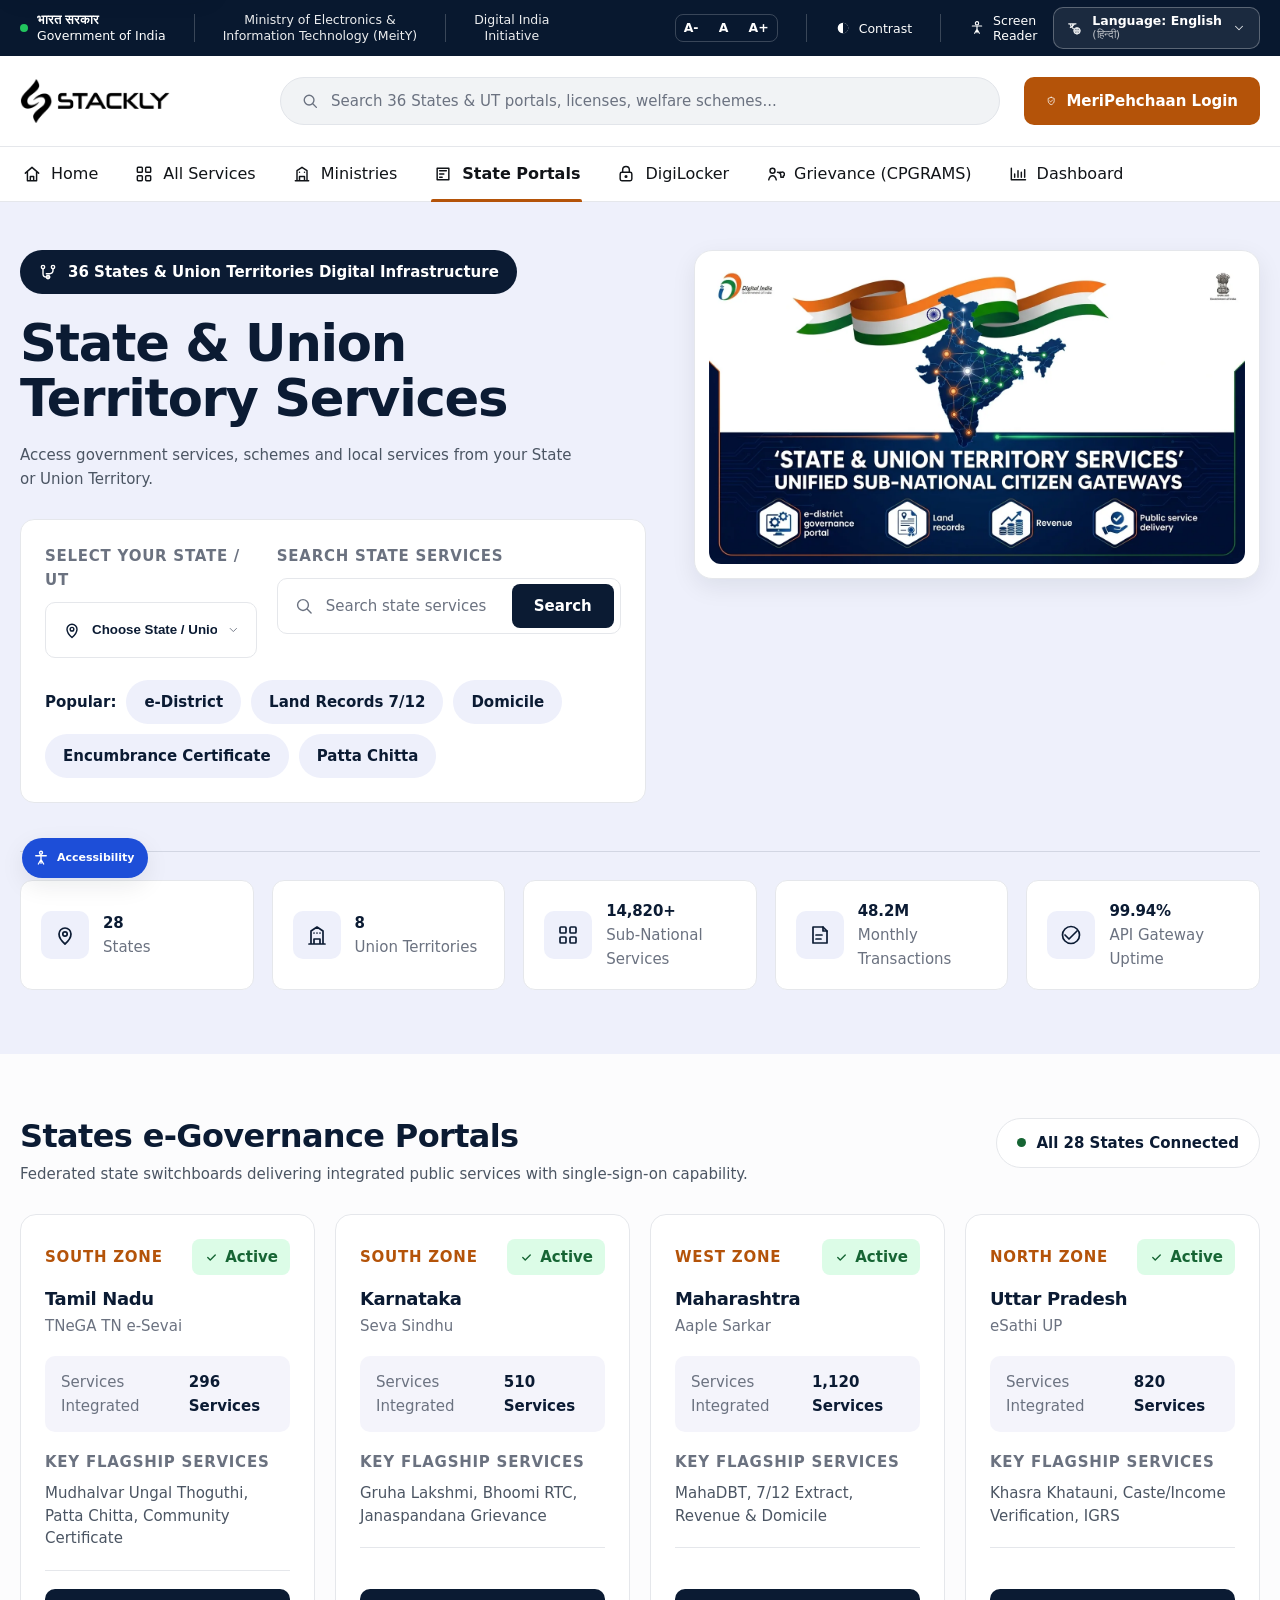
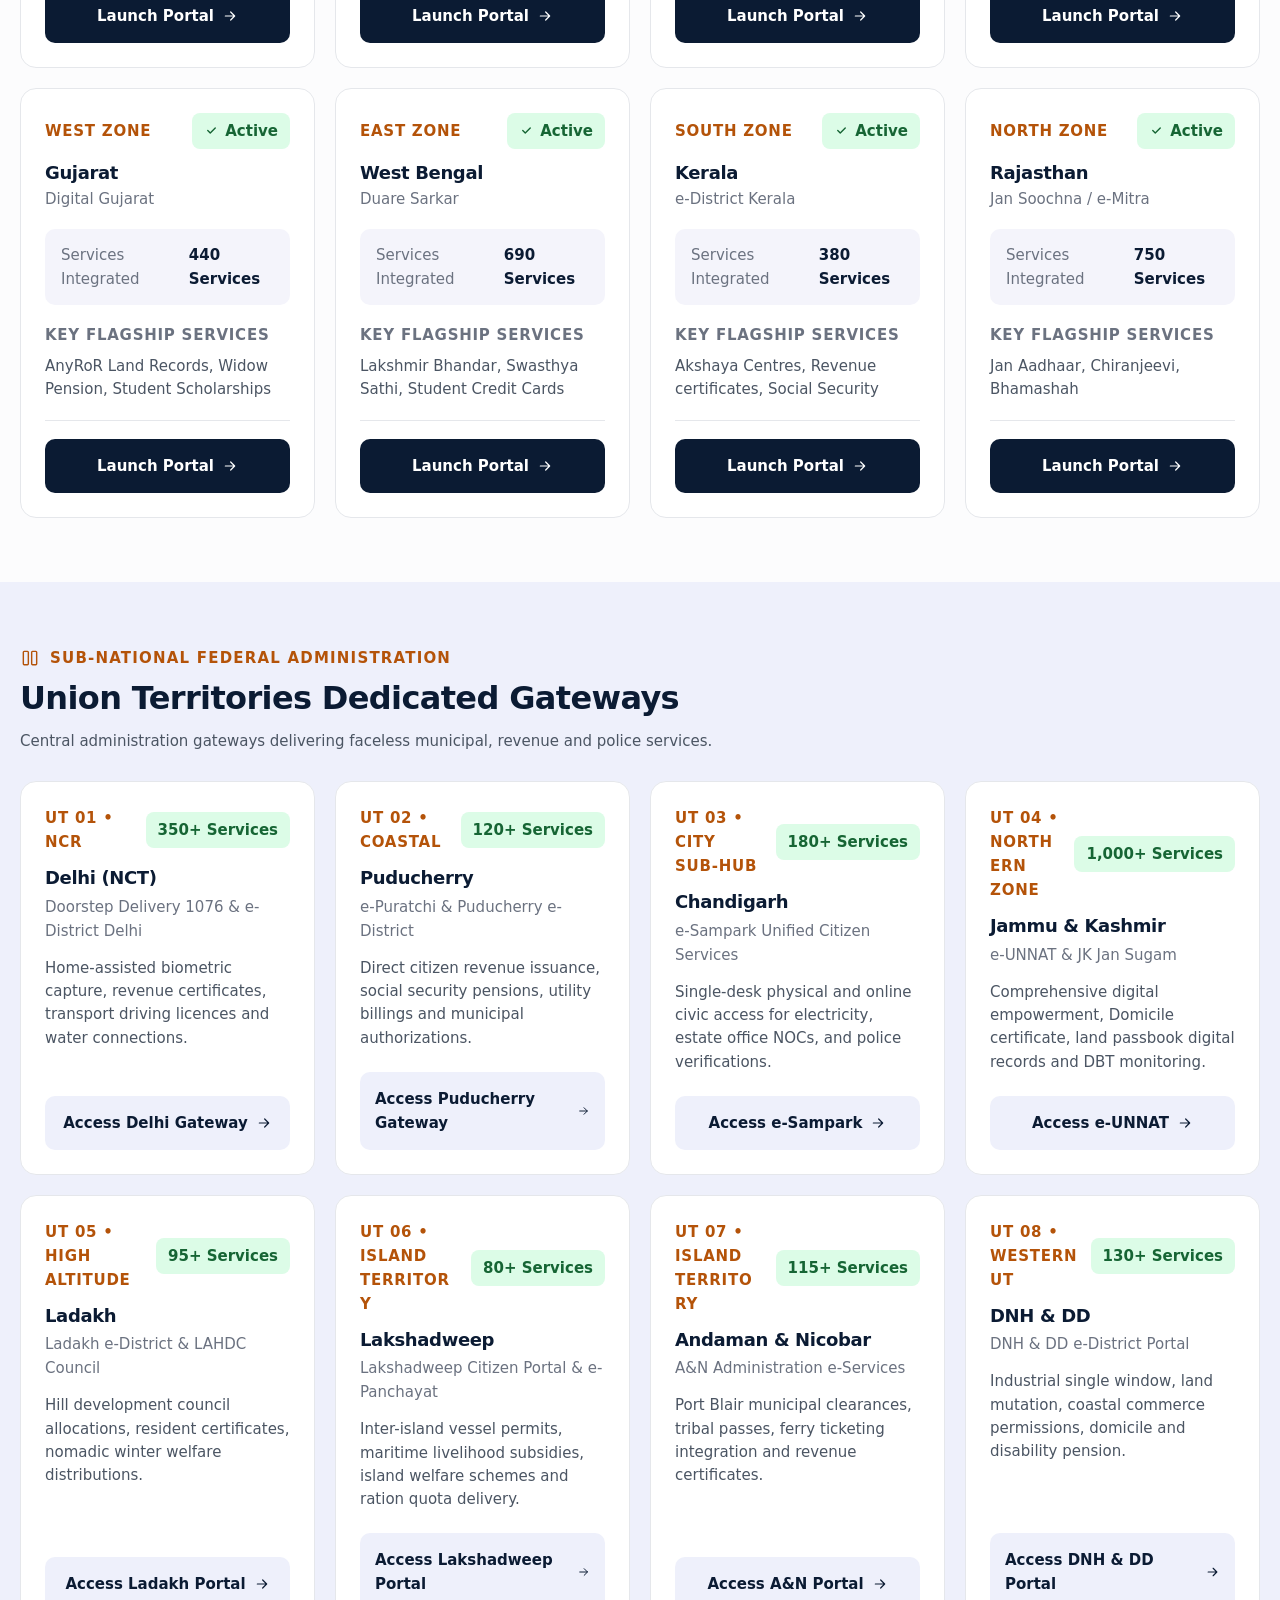
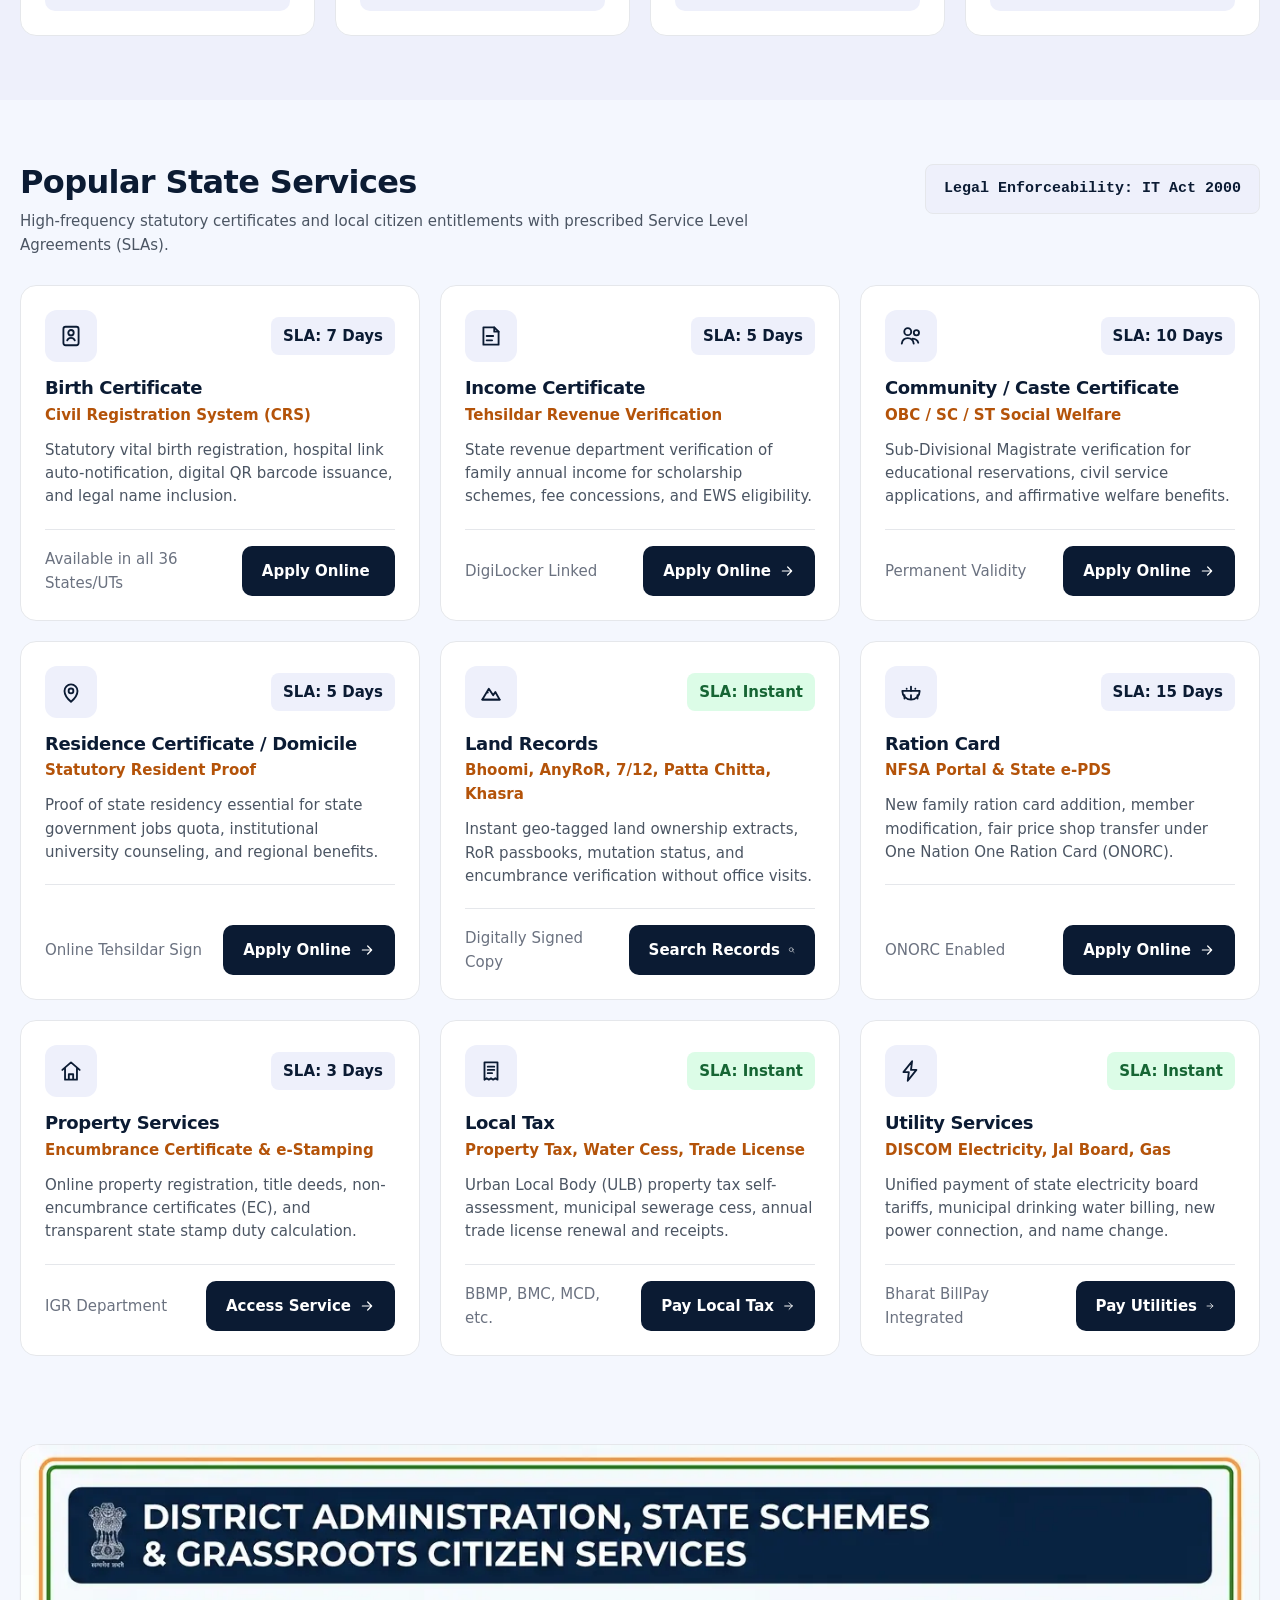
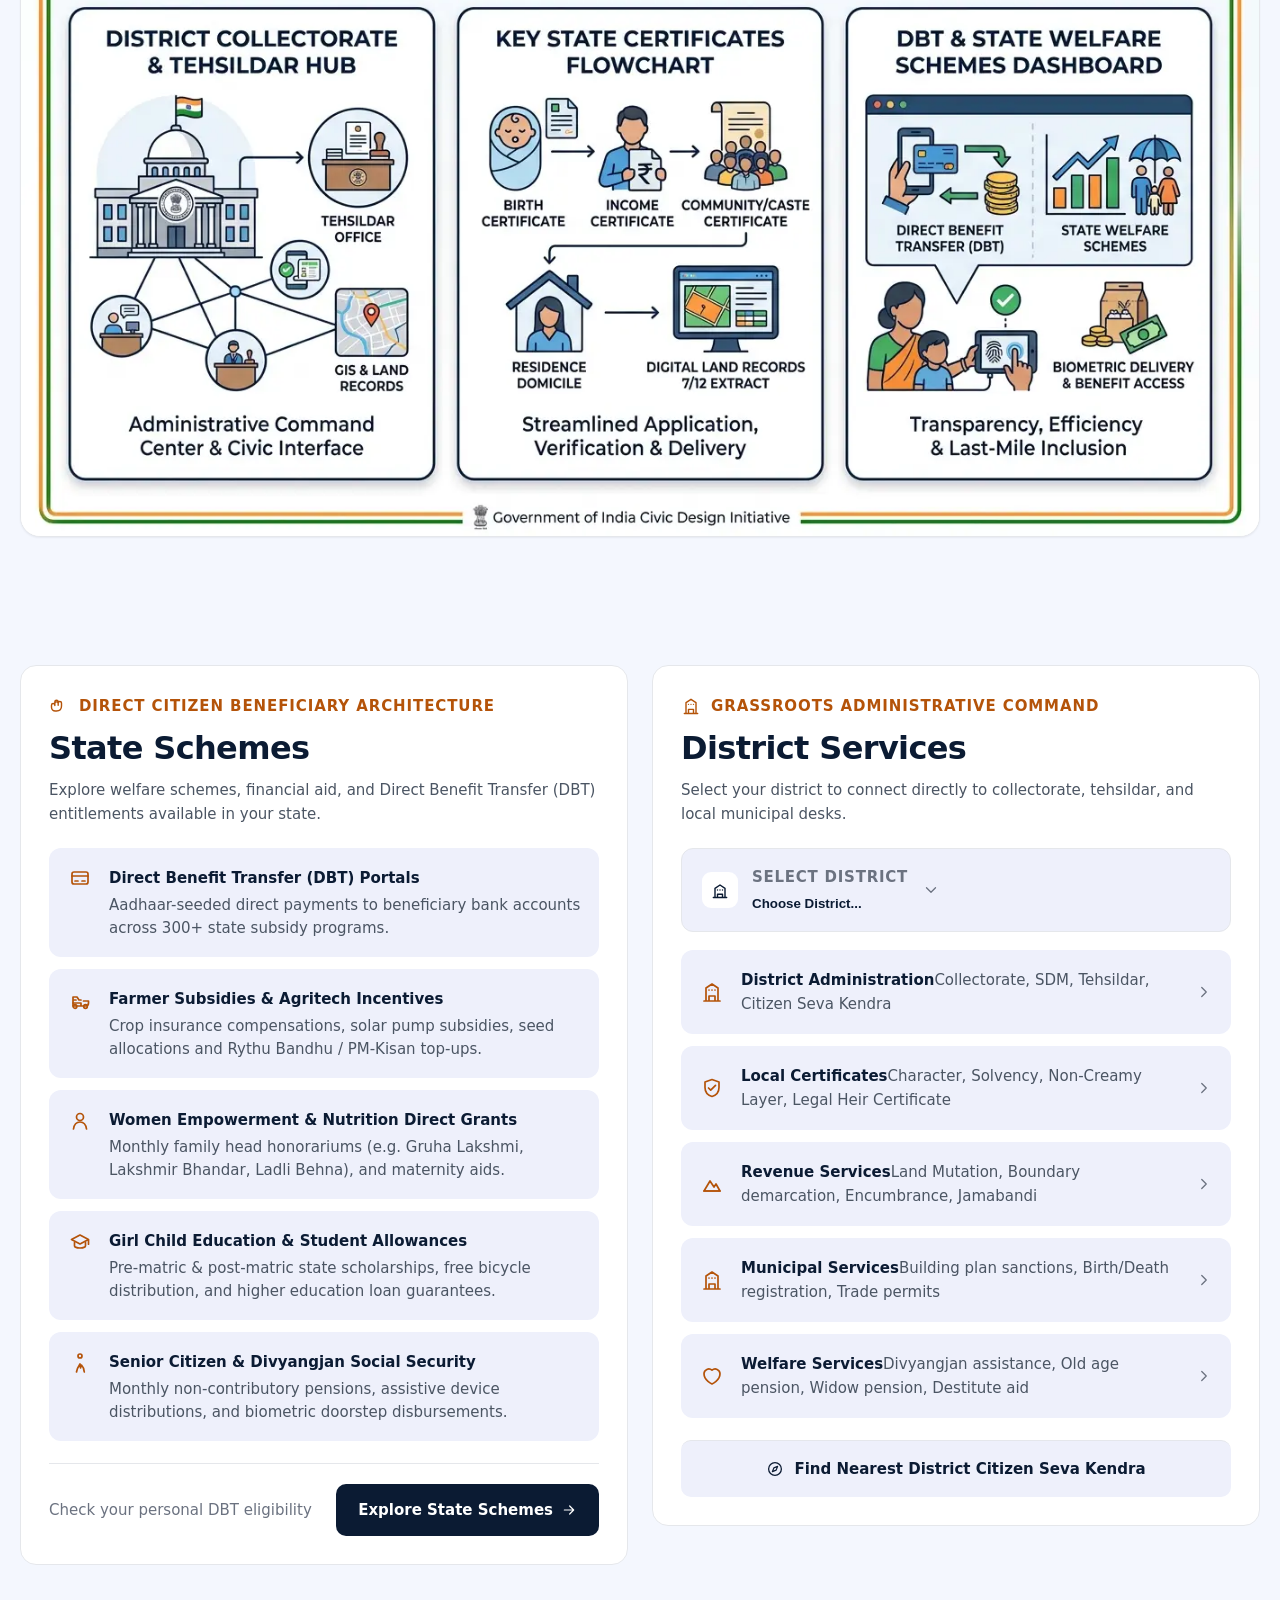
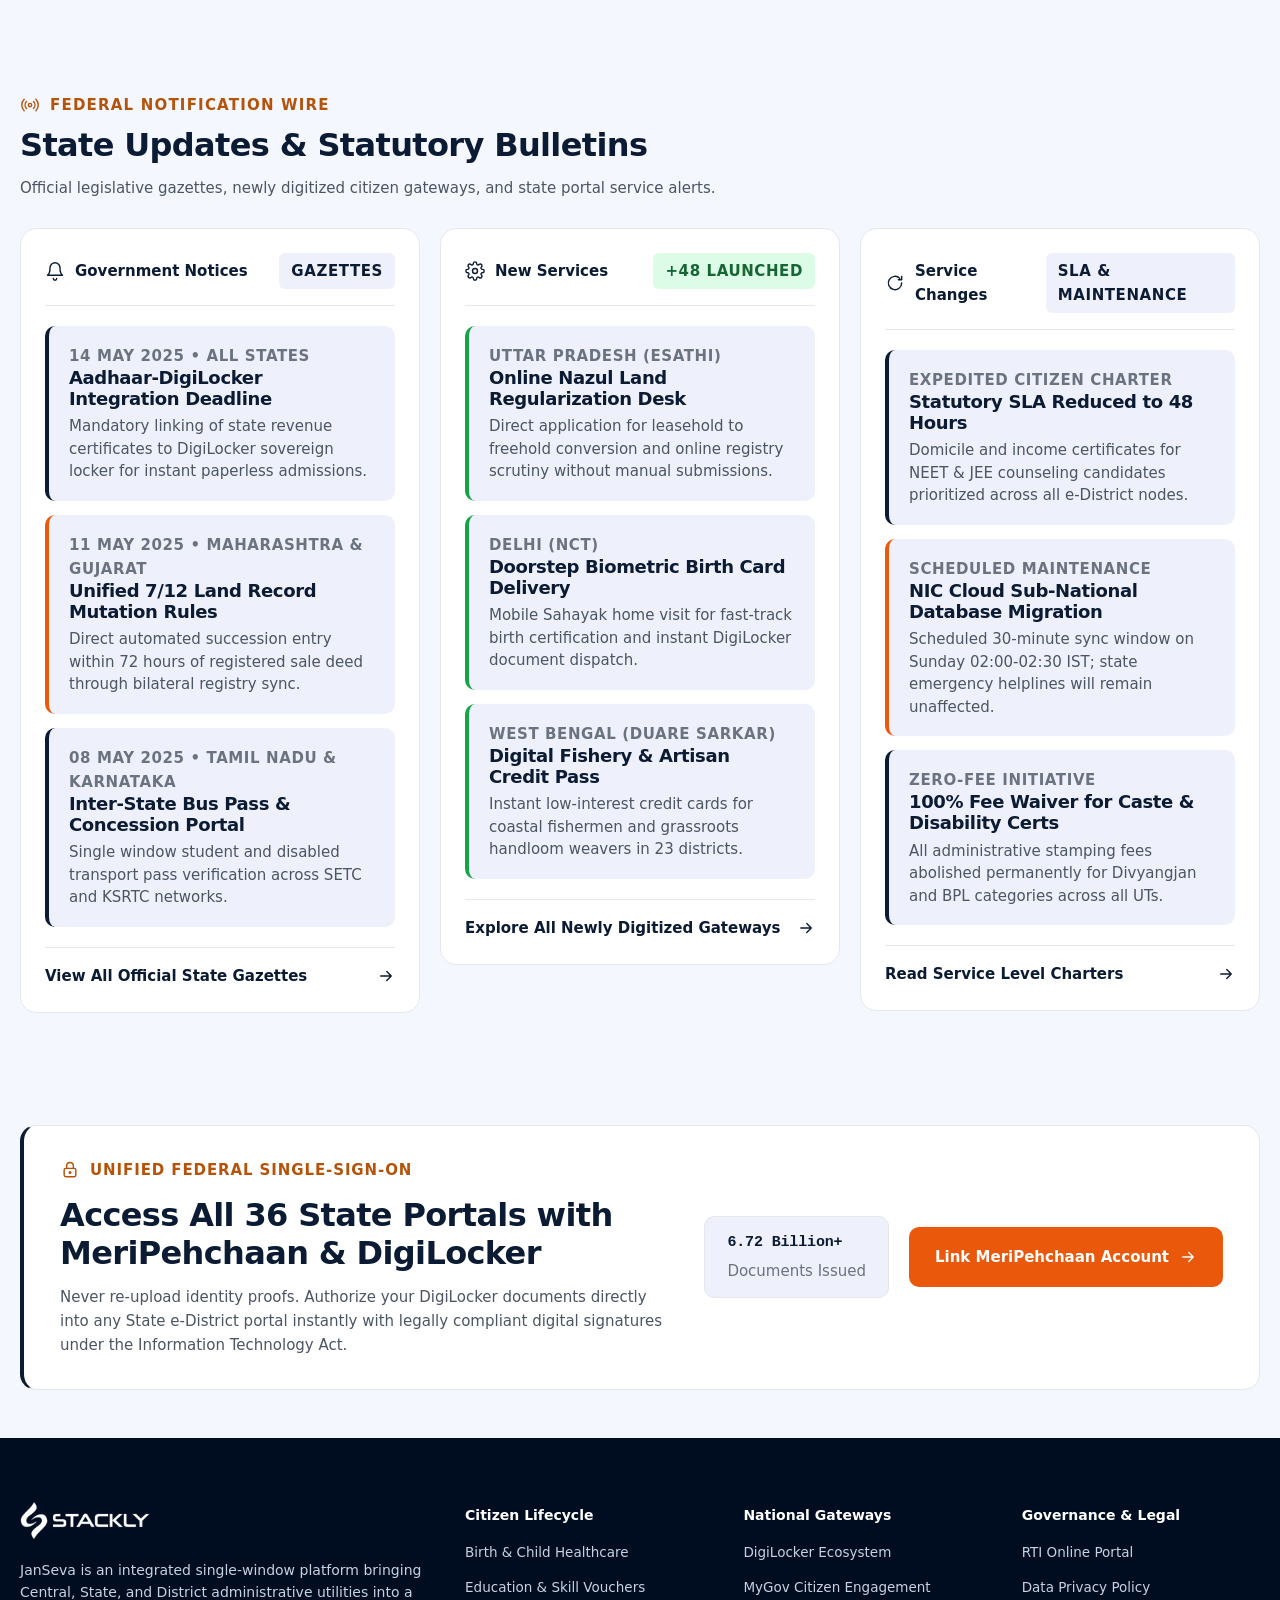
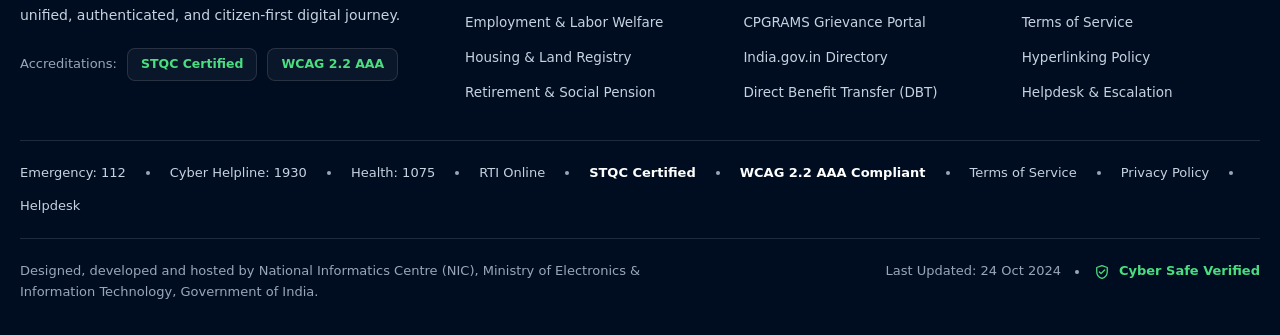
<file: state-portal.html>
<!doctype html>
<html lang="en">
<head>
  <meta charset="utf-8">
  <meta name="viewport" content="width=device-width, initial-scale=1">
  <meta name="description" content="Access government services, schemes and local services from your State or Union Territory through Stackly's unified sub-national digital gateway.">
  <title>Stackly | State &amp; Union Territory Services</title>
  <link rel="stylesheet" href="css/state-portal.css">
</head>
<body>
  <a class="skip-link" href="#main-content">Skip to main content</a>

  <header class="site-header" id="site-header">
    <div class="utility-bar">
      <div class="header-container utility-content">
        <div class="utility-primary">
          <div class="utility-identity">
            <span class="utility-status-dot" aria-hidden="true"></span>
            <span class="utility-stack"><span lang="hi">भारत सरकार</span><span>Government of India</span></span>
          </div>
          <span class="utility-divider" aria-hidden="true"></span>
          <div class="utility-detail"><span>Ministry of Electronics &amp;</span><span>Information Technology (MeitY)</span></div>
          <span class="utility-divider" aria-hidden="true"></span>
          <div class="utility-detail"><span>Digital India</span><span>Initiative</span></div>
        </div>

        <div class="utility-right">
          <div class="font-size-control" role="group" aria-label="Text size">
            <button type="button" data-font-size="sm" aria-label="Decrease text size">A-</button>
            <button type="button" data-font-size="md" aria-label="Reset text size">A</button>
            <button type="button" data-font-size="lg" aria-label="Increase text size">A+</button>
          </div>
          <span class="utility-divider" aria-hidden="true"></span>
          <button class="utility-tool" type="button" aria-label="Increase contrast">
            <svg class="utility-icon contrast-icon" viewBox="0 0 24 24" aria-hidden="true"><path d="M12 4a8 8 0 1 0 0 16 8 8 0 0 0 0-16Z" fill="currentColor" stroke="none" /><path d="M12 4a8 8 0 0 1 0 16Z" fill="var(--navy-900)" stroke="none" /></svg>
            <span>Contrast</span>
          </button>
          <span class="utility-divider" aria-hidden="true"></span>
          <button class="utility-tool utility-screen-reader" type="button" aria-label="Screen reader support">
            <svg class="utility-icon" viewBox="0 0 24 24" aria-hidden="true"><circle cx="12" cy="5" r="2.5" /><path d="M5 9h14M12 9v10M8.5 20l3.5-6 3.5 6" /></svg>
            <span>Screen<br>Reader</span>
          </button>
          <div class="language-control">
            <button class="language-selector" id="language-selector" type="button" aria-haspopup="listbox" aria-expanded="false" aria-controls="language-menu">
              <svg class="utility-icon" viewBox="0 0 24 24" aria-hidden="true"><path d="M4 5h11M9.5 5v2M6 5c.8 3.4 2.5 5.8 5.1 7.4M6.5 10.5c2.3-.9 4.3-2.5 5.8-4.7" /><circle cx="16.5" cy="15.5" r="4.5" /><path d="M12 15.5h9M16.5 11c1.2 1.3 1.8 2.8 1.8 4.5s-.6 3.2-1.8 4.5c-1.2-1.3-1.8-2.8-1.8-4.5s.6-3.2 1.8-4.5Z" /></svg>
              <span class="language-copy"><span>Language: English</span><span lang="hi">(हिन्दी)</span></span>
              <svg class="language-chevron" viewBox="0 0 24 24" aria-hidden="true"><path d="m6 9 6 6 6-6" /></svg>
            </button>
            <div class="language-menu" id="language-menu" role="listbox" aria-label="Choose language" hidden>
              <button type="button" role="option" aria-selected="true" data-language="English">English</button>
              <button type="button" role="option" aria-selected="false" data-language="Hindi">हिन्दी</button>
              <button type="button" role="option" aria-selected="false" data-language="Tamil">தமிழ்</button>
            </div>
          </div>
        </div>
      </div>
    </div>

    <div class="main-bar">
      <div class="header-container main-bar-inner">
        <a class="header-brand" href="index.html" aria-label="Stackly home">
          <img class="header-brand-logo" src="assets/logo/logo-stackly.webp" alt="Stackly" width="150" height="36">
        </a>
        <form class="site-search" role="search" action="#top">
          <svg class="search-icon" viewBox="0 0 24 24" aria-hidden="true"><circle cx="10.8" cy="10.8" r="6.5" /><path d="m16 16 4.5 4.5" /></svg>
          <label class="sr-only" for="site-header-search">Search citizen services</label>
          <input id="site-header-search" type="search" placeholder="Search 36 States &amp; UT portals, licenses, welfare schemes..." autocomplete="off">
        </form>
        <a class="btn-login" href="login.html">
          <svg class="login-icon" viewBox="0 0 24 24" aria-hidden="true"><path d="M12 3.5 19 6v5.5c0 4.3-2.8 7.7-7 9-4.2-1.3-7-4.7-7-9V6l7-2.5Z" /><path d="m8.5 12 2.2 2.2 4.8-4.8" /></svg>
          <span>MeriPehchaan Login</span>
        </a>
        <button class="header-menu-toggle" type="button" aria-label="Open primary navigation" aria-expanded="false" aria-controls="primary-nav">
          <span></span><span></span><span></span>
        </button>
      </div>
    </div>

    <nav class="primary-nav" id="primary-nav" aria-label="Primary">
      <div class="header-container primary-nav-inner">
        <button class="header-drawer-close" type="button" aria-label="Close primary navigation" data-header-close>
          <svg class="icon" viewBox="0 0 24 24" aria-hidden="true"><path d="m6 6 12 12M18 6 6 18" /></svg>
          <span>Menu</span>
        </button>
        <a class="nav-item" href="index.html"><svg class="icon" viewBox="0 0 24 24" aria-hidden="true"><path d="m4 11 8-7 8 7M6.5 9.5V20h11V9.5M10 20v-5h4v5" /></svg><span>Home</span></a>
        <a class="nav-item" href="services.html"><svg class="icon" viewBox="0 0 24 24" aria-hidden="true"><rect x="4" y="4" width="6" height="6" rx="1" /><rect x="14" y="4" width="6" height="6" rx="1" /><rect x="4" y="14" width="6" height="6" rx="1" /><rect x="14" y="14" width="6" height="6" rx="1" /></svg><span>All Services</span></a>
        <a class="nav-item" href="ministries.html"><svg class="icon" viewBox="0 0 24 24" aria-hidden="true"><path d="M4 20h16M6 20V8l6-4 6 4v12M9 20v-5h6v5M9 10h.01M15 10h.01" /></svg><span>Ministries</span></a>
        <a class="nav-item is-active" href="state-portal.html" aria-current="page"><svg class="icon" viewBox="0 0 24 24" aria-hidden="true"><path d="M5 5h14v14H5zM8 8h8M8 12h5M8 16h3" /></svg><span>State Portals</span></a>
        <a class="nav-item" href="digilocker.html"><svg class="icon" viewBox="0 0 24 24" aria-hidden="true"><rect x="5" y="10" width="14" height="10" rx="2" /><path d="M8 10V7a4 4 0 0 1 8 0v3" /><circle cx="12" cy="15" r="1" /></svg><span>DigiLocker</span></a>
        <a class="nav-item" href="grievance.html"><svg class="icon" viewBox="0 0 24 24" aria-hidden="true"><circle cx="9" cy="8" r="3" /><path d="M4.5 19c.6-3.2 2.1-5 4.5-5s3.9 1.8 4.5 5M15 10a4 4 0 0 1 4 4v2M18 10h1.5A2.5 2.5 0 0 1 22 14.5V16h-3" /></svg><span>Grievance (CPGRAMS)</span></a>
        <a class="nav-item" href="dashboard.html"><svg class="icon" viewBox="0 0 24 24" aria-hidden="true"><path d="M4 19V5M4 19h17M8 16v-4M12 16V8M16 16v-6M20 16v-9" /></svg><span>Dashboard</span></a>
        <a class="drawer-login" href="login.html">MeriPehchaan Login</a>
      </div>
    </nav>
    <div class="header-drawer-backdrop" data-header-close hidden></div>
  </header>

  <main id="main-content">
    <section class="st-hero" id="top" aria-labelledby="st-hero-title">
      <div class="container">
        <div class="st-hero__grid">
          <div class="st-hero__content">
            <span class="st-hero__badge"><svg viewBox="0 0 24 24" aria-hidden="true"><circle cx="6" cy="6" r="2" /><circle cx="18" cy="6" r="2" /><circle cx="12" cy="18" r="2" /><path d="M6 8v6a4 4 0 0 0 4 4h4M18 8v2a4 4 0 0 1-4 4h-4" /></svg>36 States &amp; Union Territories Digital Infrastructure</span>
            <h1 id="st-hero-title" class="st-hero__title">State &amp; Union Territory Services</h1>
            <p class="st-hero__sub">Access government services, schemes and local services from your
               State or Union Territory.</p>

            <div class="st-hero__panel">
              <div class="st-hero__fields">
                <div class="st-field">
                  <label for="st-select-state">SELECT YOUR STATE / UT</label>
                  <div class="st-select">
                    <svg viewBox="0 0 24 24" aria-hidden="true"><path d="M12 21s-6-5.2-6-10a6 6 0 1 1 12 0c0 4.8-6 10-6 10Z" /><circle cx="12" cy="11" r="2.2" /></svg>
                    <select id="st-select-state">
                      <option>Choose State / Union Territory...</option>
                      <option value="Andhra Pradesh">Andhra Pradesh</option>
                      <option value="Arunachal Pradesh">Arunachal Pradesh</option>
                      <option value="Assam">Assam</option>
                      <option value="Bihar">Bihar</option>
                      <option value="Chhattisgarh">Chhattisgarh</option>
                      <option value="Goa">Goa</option>
                      <option value="Gujarat">Gujarat</option>
                      <option value="Haryana">Haryana</option>
                      <option value="Himachal Pradesh">Himachal Pradesh</option>
                      <option value="Jharkhand">Jharkhand</option>
                      <option value="Karnataka">Karnataka</option>
                      <option value="Kerala">Kerala</option>
                      <option value="Madhya Pradesh">Madhya Pradesh</option>
                      <option value="Maharashtra">Maharashtra</option>
                      <option value="Manipur">Manipur</option>
                      <option value="Meghalaya">Meghalaya</option>
                      <option value="Mizoram">Mizoram</option>
                      <option value="Nagaland">Nagaland</option>
                      <option value="Odisha">Odisha</option>
                      <option value="Punjab">Punjab</option>
                      <option value="Rajasthan">Rajasthan</option>
                      <option value="Sikkim">Sikkim</option>
                      <option value="Tamil Nadu">Tamil Nadu</option>
                      <option value="Telangana">Telangana</option>
                      <option value="Tripura">Tripura</option>
                      <option value="Uttar Pradesh">Uttar Pradesh</option>
                      <option value="Uttarakhand">Uttarakhand</option>
                      <option value="West Bengal">West Bengal</option>
                      <option value="Andaman &amp; Nicobar Islands">Andaman &amp; Nicobar Islands</option>
                      <option value="Chandigarh">Chandigarh</option>
                      <option value="Dadra &amp; Nagar Haveli and Daman &amp; Diu">Dadra &amp; Nagar Haveli and Daman &amp; Diu</option>
                      <option value="Jammu &amp; Kashmir">Jammu &amp; Kashmir</option>
                      <option value="Ladakh">Ladakh</option>
                      <option value="Lakshadweep">Lakshadweep</option>
                      <option value="NCT of Delhi">NCT of Delhi</option>
                      <option value="Puducherry">Puducherry</option>
                    </select>
                    <svg viewBox="0 0 24 24" aria-hidden="true"><path d="m6 9 6 6 6-6" /></svg>
                  </div>
                </div>
                <div class="st-field">
                  <label for="st-search-services">SEARCH STATE SERVICES</label>
                  <div class="st-search">
                    <svg viewBox="0 0 24 24" aria-hidden="true"><circle cx="10.8" cy="10.8" r="6.5" /><path d="m16 16 4.5 4.5" /></svg>
                    <input id="st-search-services" type="search" placeholder="Search state services..." autocomplete="off">
                    <button onclick="window.location.href='404.html'; return false;" class="btn-search" type="button">Search</button>
                  </div>
                </div>
              </div>
              <div class="st-hero__popular">
                <span class="st-popular__label">Popular:</span>
                <button class="st-chip" type="button">e-District</button>
                <button class="st-chip" type="button">Land Records 7/12</button>
                <button class="st-chip" type="button">Domicile</button>
                <button class="st-chip" type="button">Encumbrance Certificate</button>
                <button class="st-chip" type="button">Patta Chitta</button>
              </div>
            </div>
          </div>

          <div class="st-hero__media">
            <!-- TODO: swap with final compressed webp -->
            <img src="assets/img/state-portal/hero.webp"
                 alt="State and Union Territory services unified citizen gateways banner"
                 width="900" height="620">
          </div>
        </div>

        <hr class="st-hero__divider">

        <div class="st-hero__stats">
          <div class="st-stat"><span class="st-stat__icon"><svg viewBox="0 0 24 24" aria-hidden="true"><path d="M12 21s-6-5.2-6-10a6 6 0 1 1 12 0c0 4.8-6 10-6 10Z" /><circle cx="12" cy="11" r="2.2" /></svg></span><div><span class="st-stat__value">28</span><span class="st-stat__label">States</span></div></div>
          <div class="st-stat"><span class="st-stat__icon"><svg viewBox="0 0 24 24" aria-hidden="true"><path d="M4 21h16M6 21V8l6-4 6 4v13M9 21v-5h6v5M9 10h.01M12 10h.01M15 10h.01" /></svg></span><div><span class="st-stat__value">8</span><span class="st-stat__label">Union Territories</span></div></div>
          <div class="st-stat"><span class="st-stat__icon"><svg viewBox="0 0 24 24" aria-hidden="true"><rect x="4" y="4" width="6" height="6" rx="1" /><rect x="14" y="4" width="6" height="6" rx="1" /><rect x="4" y="14" width="6" height="6" rx="1" /><rect x="14" y="14" width="6" height="6" rx="1" /></svg></span><div><span class="st-stat__value">14,820+</span><span class="st-stat__label">Sub-National Services</span></div></div>
          <div class="st-stat"><span class="st-stat__icon"><svg viewBox="0 0 24 24" aria-hidden="true"><path d="M5 4h10l4 4v12H5z" /><path d="M15 4v4h4M8 12h6M8 16h5" /></svg></span><div><span class="st-stat__value">48.2M</span><span class="st-stat__label">Monthly Transactions</span></div></div>
          <div class="st-stat"><span class="st-stat__icon"><svg viewBox="0 0 24 24" aria-hidden="true"><circle cx="12" cy="12" r="8.5" /><path d="m6 12 4 4 8-8" /></svg></span><div><span class="st-stat__value">99.94%</span><span class="st-stat__label">API Gateway Uptime</span></div></div>
        </div>
      </div>
    </section>

    <section class="sgrid" aria-labelledby="sgrid-title">
      <div class="container">
        <header class="sgrid__head">
          <div>
            <h2 id="sgrid-title" class="sgrid__title">States e-Governance Portals</h2>
            <p class="sgrid__sub">Federated state switchboards delivering integrated public services
               with single-sign-on capability.</p>
          </div>
          <span class="sgrid__pill"><i aria-hidden="true"></i> All 28 States Connected</span>
        </header>

        <div class="sgrid__grid">
          <article class="scard">
            <div class="scard__top">
              <span class="scard__zone">South Zone</span>
              <span class="scard__active"><svg viewBox="0 0 24 24" aria-hidden="true"><path d="m6 12 4 4 8-8" /></svg>Active</span>
            </div>
            <h3 class="scard__name">Tamil Nadu</h3>
            <p class="scard__portal">TNeGA TN e-Sevai</p>
            <div class="scard__services">
              <span class="label">Services Integrated</span>
              <span class="value">296 Services</span>
            </div>
            <span class="scard__flag-label">KEY FLAGSHIP SERVICES</span>
            <p class="scard__flag-text">Mudhalvar Ungal Thoguthi, Patta Chitta, Community Certificate</p>
            <hr class="scard__divider">
            <a class="btn-launch" href="404.html">Launch Portal <svg viewBox="0 0 24 24" aria-hidden="true"><path d="M5 12h14M13 6l6 6-6 6" /></svg></a>
          </article>

          <article class="scard">
            <div class="scard__top">
              <span class="scard__zone">South Zone</span>
              <span class="scard__active"><svg viewBox="0 0 24 24" aria-hidden="true"><path d="m6 12 4 4 8-8" /></svg>Active</span>
            </div>
            <h3 class="scard__name">Karnataka</h3>
            <p class="scard__portal">Seva Sindhu</p>
            <div class="scard__services">
              <span class="label">Services Integrated</span>
              <span class="value">510 Services</span>
            </div>
            <span class="scard__flag-label">KEY FLAGSHIP SERVICES</span>
            <p class="scard__flag-text">Gruha Lakshmi, Bhoomi RTC, Janaspandana Grievance</p>
            <hr class="scard__divider">
            <a class="btn-launch" href="404.html">Launch Portal <svg viewBox="0 0 24 24" aria-hidden="true"><path d="M5 12h14M13 6l6 6-6 6" /></svg></a>
          </article>

          <article class="scard">
            <div class="scard__top">
              <span class="scard__zone">West Zone</span>
              <span class="scard__active"><svg viewBox="0 0 24 24" aria-hidden="true"><path d="m6 12 4 4 8-8" /></svg>Active</span>
            </div>
            <h3 class="scard__name">Maharashtra</h3>
            <p class="scard__portal">Aaple Sarkar</p>
            <div class="scard__services">
              <span class="label">Services Integrated</span>
              <span class="value">1,120 Services</span>
            </div>
            <span class="scard__flag-label">KEY FLAGSHIP SERVICES</span>
            <p class="scard__flag-text">MahaDBT, 7/12 Extract, Revenue &amp; Domicile</p>
            <hr class="scard__divider">
            <a class="btn-launch" href="404.html">Launch Portal <svg viewBox="0 0 24 24" aria-hidden="true"><path d="M5 12h14M13 6l6 6-6 6" /></svg></a>
          </article>

          <article class="scard">
            <div class="scard__top">
              <span class="scard__zone">North Zone</span>
              <span class="scard__active"><svg viewBox="0 0 24 24" aria-hidden="true"><path d="m6 12 4 4 8-8" /></svg>Active</span>
            </div>
            <h3 class="scard__name">Uttar Pradesh</h3>
            <p class="scard__portal">eSathi UP</p>
            <div class="scard__services">
              <span class="label">Services Integrated</span>
              <span class="value">820 Services</span>
            </div>
            <span class="scard__flag-label">KEY FLAGSHIP SERVICES</span>
            <p class="scard__flag-text">Khasra Khatauni, Caste/Income Verification, IGRS</p>
            <hr class="scard__divider">
            <a class="btn-launch" href="404.html">Launch Portal <svg viewBox="0 0 24 24" aria-hidden="true"><path d="M5 12h14M13 6l6 6-6 6" /></svg></a>
          </article>

          <article class="scard">
            <div class="scard__top">
              <span class="scard__zone">West Zone</span>
              <span class="scard__active"><svg viewBox="0 0 24 24" aria-hidden="true"><path d="m6 12 4 4 8-8" /></svg>Active</span>
            </div>
            <h3 class="scard__name">Gujarat</h3>
            <p class="scard__portal">Digital Gujarat</p>
            <div class="scard__services">
              <span class="label">Services Integrated</span>
              <span class="value">440 Services</span>
            </div>
            <span class="scard__flag-label">KEY FLAGSHIP SERVICES</span>
            <p class="scard__flag-text">AnyRoR Land Records, Widow Pension, Student Scholarships</p>
            <hr class="scard__divider">
            <a class="btn-launch" href="404.html">Launch Portal <svg viewBox="0 0 24 24" aria-hidden="true"><path d="M5 12h14M13 6l6 6-6 6" /></svg></a>
          </article>

          <article class="scard">
            <div class="scard__top">
              <span class="scard__zone">East Zone</span>
              <span class="scard__active"><svg viewBox="0 0 24 24" aria-hidden="true"><path d="m6 12 4 4 8-8" /></svg>Active</span>
            </div>
            <h3 class="scard__name">West Bengal</h3>
            <p class="scard__portal">Duare Sarkar</p>
            <div class="scard__services">
              <span class="label">Services Integrated</span>
              <span class="value">690 Services</span>
            </div>
            <span class="scard__flag-label">KEY FLAGSHIP SERVICES</span>
            <p class="scard__flag-text">Lakshmir Bhandar, Swasthya Sathi, Student Credit Cards</p>
            <hr class="scard__divider">
            <a class="btn-launch" href="404.html">Launch Portal <svg viewBox="0 0 24 24" aria-hidden="true"><path d="M5 12h14M13 6l6 6-6 6" /></svg></a>
          </article>

          <article class="scard">
            <div class="scard__top">
              <span class="scard__zone">South Zone</span>
              <span class="scard__active"><svg viewBox="0 0 24 24" aria-hidden="true"><path d="m6 12 4 4 8-8" /></svg>Active</span>
            </div>
            <h3 class="scard__name">Kerala</h3>
            <p class="scard__portal">e-District Kerala</p>
            <div class="scard__services">
              <span class="label">Services Integrated</span>
              <span class="value">380 Services</span>
            </div>
            <span class="scard__flag-label">KEY FLAGSHIP SERVICES</span>
            <p class="scard__flag-text">Akshaya Centres, Revenue certificates, Social Security</p>
            <hr class="scard__divider">
            <a class="btn-launch" href="404.html">Launch Portal <svg viewBox="0 0 24 24" aria-hidden="true"><path d="M5 12h14M13 6l6 6-6 6" /></svg></a>
          </article>

          <article class="scard">
            <div class="scard__top">
              <span class="scard__zone">North Zone</span>
              <span class="scard__active"><svg viewBox="0 0 24 24" aria-hidden="true"><path d="m6 12 4 4 8-8" /></svg>Active</span>
            </div>
            <h3 class="scard__name">Rajasthan</h3>
            <p class="scard__portal">Jan Soochna / e-Mitra</p>
            <div class="scard__services">
              <span class="label">Services Integrated</span>
              <span class="value">750 Services</span>
            </div>
            <span class="scard__flag-label">KEY FLAGSHIP SERVICES</span>
            <p class="scard__flag-text">Jan Aadhaar, Chiranjeevi, Bhamashah</p>
            <hr class="scard__divider">
            <a class="btn-launch" href="404.html">Launch Portal <svg viewBox="0 0 24 24" aria-hidden="true"><path d="M5 12h14M13 6l6 6-6 6" /></svg></a>
          </article>
        </div>
      </div>
    </section>

    <section class="ut" aria-labelledby="ut-title">
      <div class="container">
        <header class="ut__head">
          <span class="ut__eyebrow"><svg viewBox="0 0 24 24" aria-hidden="true"><rect x="4" y="4" width="6" height="16" rx="1" /><rect x="14" y="4" width="6" height="16" rx="1" /></svg>Sub-National Federal Administration</span>
          <h2 id="ut-title" class="ut__title">Union Territories Dedicated Gateways</h2>
          <p class="ut__sub">Central administration gateways delivering faceless municipal, revenue
             and police services.</p>
        </header>

        <div class="ut__grid">
          <article class="ut-card">
            <div class="ut-card__top">
              <span class="ut-card__code">UT 01 &bull; NCR</span>
              <span class="ut-card__badge">350+ Services</span>
            </div>
            <h3 class="ut-card__title">Delhi (NCT)</h3>
            <p class="ut-card__portal">Doorstep Delivery 1076 &amp; e-District Delhi</p>
            <p class="ut-card__desc">Home-assisted biometric capture, revenue certificates, transport driving licences and water connections.</p>
            <a class="btn-ut" href="404.html">Access Delhi Gateway <svg viewBox="0 0 24 24" aria-hidden="true"><path d="M5 12h14M13 6l6 6-6 6" /></svg></a>
          </article>

          <article class="ut-card">
            <div class="ut-card__top">
              <span class="ut-card__code">UT 02 &bull; COASTAL</span>
              <span class="ut-card__badge">120+ Services</span>
            </div>
            <h3 class="ut-card__title">Puducherry</h3>
            <p class="ut-card__portal">e-Puratchi &amp; Puducherry e-District</p>
            <p class="ut-card__desc">Direct citizen revenue issuance, social security pensions, utility billings and municipal authorizations.</p>
            <a class="btn-ut" href="404.html">Access Puducherry Gateway <svg viewBox="0 0 24 24" aria-hidden="true"><path d="M5 12h14M13 6l6 6-6 6" /></svg></a>
          </article>

          <article class="ut-card">
            <div class="ut-card__top">
              <span class="ut-card__code">UT 03 &bull; CITY SUB-HUB</span>
              <span class="ut-card__badge">180+ Services</span>
            </div>
            <h3 class="ut-card__title">Chandigarh</h3>
            <p class="ut-card__portal">e-Sampark Unified Citizen Services</p>
            <p class="ut-card__desc">Single-desk physical and online civic access for electricity, estate office NOCs, and police verifications.</p>
            <a class="btn-ut" href="404.html">Access e-Sampark <svg viewBox="0 0 24 24" aria-hidden="true"><path d="M5 12h14M13 6l6 6-6 6" /></svg></a>
          </article>

          <article class="ut-card">
            <div class="ut-card__top">
              <span class="ut-card__code">UT 04 &bull; NORTHERN ZONE</span>
              <span class="ut-card__badge">1,000+ Services</span>
            </div>
            <h3 class="ut-card__title">Jammu &amp; Kashmir</h3>
            <p class="ut-card__portal">e-UNNAT &amp; JK Jan Sugam</p>
            <p class="ut-card__desc">Comprehensive digital empowerment, Domicile certificate, land passbook digital records and DBT monitoring.</p>
            <a class="btn-ut" href="404.html">Access e-UNNAT <svg viewBox="0 0 24 24" aria-hidden="true"><path d="M5 12h14M13 6l6 6-6 6" /></svg></a>
          </article>

          <article class="ut-card">
            <div class="ut-card__top">
              <span class="ut-card__code">UT 05 &bull; HIGH ALTITUDE</span>
              <span class="ut-card__badge">95+ Services</span>
            </div>
            <h3 class="ut-card__title">Ladakh</h3>
            <p class="ut-card__portal">Ladakh e-District &amp; LAHDC Council</p>
            <p class="ut-card__desc">Hill development council allocations, resident certificates, nomadic winter welfare distributions.</p>
            <a class="btn-ut" href="404.html">Access Ladakh Portal <svg viewBox="0 0 24 24" aria-hidden="true"><path d="M5 12h14M13 6l6 6-6 6" /></svg></a>
          </article>

          <article class="ut-card">
            <div class="ut-card__top">
              <span class="ut-card__code">UT 06 &bull; ISLAND TERRITORY</span>
              <span class="ut-card__badge">80+ Services</span>
            </div>
            <h3 class="ut-card__title">Lakshadweep</h3>
            <p class="ut-card__portal">Lakshadweep Citizen Portal &amp; e-Panchayat</p>
            <p class="ut-card__desc">Inter-island vessel permits, maritime livelihood subsidies, island welfare schemes and ration quota delivery.</p>
            <a class="btn-ut" href="404.html">Access Lakshadweep Portal <svg viewBox="0 0 24 24" aria-hidden="true"><path d="M5 12h14M13 6l6 6-6 6" /></svg></a>
          </article>

          <article class="ut-card">
            <div class="ut-card__top">
              <span class="ut-card__code">UT 07 &bull; ISLAND TERRITORY</span>
              <span class="ut-card__badge">115+ Services</span>
            </div>
            <h3 class="ut-card__title">Andaman &amp; Nicobar</h3>
            <p class="ut-card__portal">A&amp;N Administration e-Services</p>
            <p class="ut-card__desc">Port Blair municipal clearances, tribal passes, ferry ticketing integration and revenue certificates.</p>
            <a class="btn-ut" href="404.html">Access A&amp;N Portal <svg viewBox="0 0 24 24" aria-hidden="true"><path d="M5 12h14M13 6l6 6-6 6" /></svg></a>
          </article>

          <article class="ut-card">
            <div class="ut-card__top">
              <span class="ut-card__code">UT 08 &bull; WESTERN UT</span>
              <span class="ut-card__badge">130+ Services</span>
            </div>
            <h3 class="ut-card__title">DNH &amp; DD</h3>
            <p class="ut-card__portal">DNH &amp; DD e-District Portal</p>
            <p class="ut-card__desc">Industrial single window, land mutation, coastal commerce permissions, domicile and disability pension.</p>
            <a class="btn-ut" href="404.html">Access DNH &amp; DD Portal <svg viewBox="0 0 24 24" aria-hidden="true"><path d="M5 12h14M13 6l6 6-6 6" /></svg></a>
          </article>
        </div>
      </div>
    </section>

    <section class="pss" aria-labelledby="pss-title">
      <div class="container">
        <header class="pss__head">
          <div>
            <h2 id="pss-title" class="pss__title">Popular State Services</h2>
            <p class="pss__sub">High-frequency statutory certificates and local citizen entitlements
               with prescribed Service Level Agreements (SLAs).</p>
          </div>
          <span class="pss__pill">Legal Enforceability: IT Act 2000</span>
        </header>

        <div class="pss__grid">
          <article class="pss-card">
            <div class="pss-card__top">
              <span class="pss-card__icon"><svg viewBox="0 0 24 24" aria-hidden="true"><rect x="5" y="3.5" width="14" height="17" rx="2" /><circle cx="12" cy="9" r="2.5" /><path d="M8.5 16c.6-1.5 1.9-2.2 3.5-2.2s2.9.7 3.5 2.2" /></svg></span>
              <span class="pss-card__sla">SLA: 7 Days</span>
            </div>
            <h3 class="pss-card__title">Birth Certificate</h3>
            <p class="pss-card__subtitle">Civil Registration System (CRS)</p>
            <p class="pss-card__desc">Statutory vital birth registration, hospital link auto-notification, digital QR barcode issuance, and legal name inclusion.</p>
            <hr class="pss-card__divider">
            <div class="pss-card__foot">
              <span class="pss-card__note">Available in all 36 States/UTs</span>
              <a class="btn-pss" href="404.html">Apply Online <svg viewBox="0 0 24 24" aria-hidden="true"><path d="M5 12h14M13 6l6 6-6 6" /></svg></a>
            </div>
          </article>

          <article class="pss-card">
            <div class="pss-card__top">
              <span class="pss-card__icon"><svg viewBox="0 0 24 24" aria-hidden="true"><path d="M5 4h10l4 4v12H5z" /><path d="M15 4v4h4M8 12h6M8 16h5" /></svg></span>
              <span class="pss-card__sla">SLA: 5 Days</span>
            </div>
            <h3 class="pss-card__title">Income Certificate</h3>
            <p class="pss-card__subtitle">Tehsildar Revenue Verification</p>
            <p class="pss-card__desc">State revenue department verification of family annual income for scholarship schemes, fee concessions, and EWS eligibility.</p>
            <hr class="pss-card__divider">
            <div class="pss-card__foot">
              <span class="pss-card__note">DigiLocker Linked</span>
              <a class="btn-pss" href="404.html">Apply Online <svg viewBox="0 0 24 24" aria-hidden="true"><path d="M5 12h14M13 6l6 6-6 6" /></svg></a>
            </div>
          </article>

          <article class="pss-card">
            <div class="pss-card__top">
              <span class="pss-card__icon"><svg viewBox="0 0 24 24" aria-hidden="true"><circle cx="9" cy="8" r="3.2" /><circle cx="17" cy="9" r="2.4" /><path d="M3.5 19c.5-3.2 2.3-5 5.5-5s5 1.8 5.5 5M13.5 14.5c2.9.3 4.6 1.6 5.2 3.7" /></svg></span>
              <span class="pss-card__sla">SLA: 10 Days</span>
            </div>
            <h3 class="pss-card__title">Community / Caste Certificate</h3>
            <p class="pss-card__subtitle">OBC / SC / ST Social Welfare</p>
            <p class="pss-card__desc">Sub-Divisional Magistrate verification for educational reservations, civil service applications, and affirmative welfare benefits.</p>
            <hr class="pss-card__divider">
            <div class="pss-card__foot">
              <span class="pss-card__note">Permanent Validity</span>
              <a class="btn-pss" href="404.html">Apply Online <svg viewBox="0 0 24 24" aria-hidden="true"><path d="M5 12h14M13 6l6 6-6 6" /></svg></a>
            </div>
          </article>

          <article class="pss-card">
            <div class="pss-card__top">
              <span class="pss-card__icon"><svg viewBox="0 0 24 24" aria-hidden="true"><path d="M12 21s-6-5.2-6-10a6 6 0 1 1 12 0c0 4.8-6 10-6 10Z" /><circle cx="12" cy="11" r="2.2" /></svg></span>
              <span class="pss-card__sla">SLA: 5 Days</span>
            </div>
            <h3 class="pss-card__title">Residence Certificate / Domicile</h3>
            <p class="pss-card__subtitle">Statutory Resident Proof</p>
            <p class="pss-card__desc">Proof of state residency essential for state government jobs quota, institutional university counseling, and regional benefits.</p>
            <hr class="pss-card__divider">
            <div class="pss-card__foot">
              <span class="pss-card__note">Online Tehsildar Sign</span>
              <a class="btn-pss" href="404.html">Apply Online <svg viewBox="0 0 24 24" aria-hidden="true"><path d="M5 12h14M13 6l6 6-6 6" /></svg></a>
            </div>
          </article>

          <article class="pss-card">
            <div class="pss-card__top">
              <span class="pss-card__icon"><svg viewBox="0 0 24 24" aria-hidden="true"><path d="m4 19 6-10 4 6 2-3 4 7z" /><path d="M4 19h16M9 12.5h.01" /></svg></span>
              <span class="pss-card__sla is-instant">SLA: Instant</span>
            </div>
            <h3 class="pss-card__title">Land Records</h3>
            <p class="pss-card__subtitle">Bhoomi, AnyRoR, 7/12, Patta Chitta, Khasra</p>
            <p class="pss-card__desc">Instant geo-tagged land ownership extracts, RoR passbooks, mutation status, and encumbrance verification without office visits.</p>
            <hr class="pss-card__divider">
            <div class="pss-card__foot">
              <span class="pss-card__note">Digitally Signed Copy</span>
              <a class="btn-pss" href="404.html">Search Records <svg viewBox="0 0 24 24" aria-hidden="true"><circle cx="10.8" cy="10.8" r="6.5" /><path d="m16 16 4.5 4.5" /></svg></a>
            </div>
          </article>

          <article class="pss-card">
            <div class="pss-card__top">
              <span class="pss-card__icon"><svg viewBox="0 0 24 24" aria-hidden="true"><path d="M4 11h16a8 8 0 0 1-16 0Z" /><path d="M12 11V7M8 9h.01M16 9h.01" /><path d="M6 15v3M12 15v3M18 15v3" /></svg></span>
              <span class="pss-card__sla">SLA: 15 Days</span>
            </div>
            <h3 class="pss-card__title">Ration Card</h3>
            <p class="pss-card__subtitle">NFSA Portal &amp; State e-PDS</p>
            <p class="pss-card__desc">New family ration card addition, member modification, fair price shop transfer under One Nation One Ration Card (ONORC).</p>
            <hr class="pss-card__divider">
            <div class="pss-card__foot">
              <span class="pss-card__note">ONORC Enabled</span>
              <a class="btn-pss" href="404.html">Apply Online <svg viewBox="0 0 24 24" aria-hidden="true"><path d="M5 12h14M13 6l6 6-6 6" /></svg></a>
            </div>
          </article>

          <article class="pss-card">
            <div class="pss-card__top">
              <span class="pss-card__icon"><svg viewBox="0 0 24 24" aria-hidden="true"><path d="m4 11 8-7 8 7M6.5 9.5V20h11V9.5M10 20v-5h4v5" /></svg></span>
              <span class="pss-card__sla">SLA: 3 Days</span>
            </div>
            <h3 class="pss-card__title">Property Services</h3>
            <p class="pss-card__subtitle">Encumbrance Certificate &amp; e-Stamping</p>
            <p class="pss-card__desc">Online property registration, title deeds, non-encumbrance certificates (EC), and transparent state stamp duty calculation.</p>
            <hr class="pss-card__divider">
            <div class="pss-card__foot">
              <span class="pss-card__note">IGR Department</span>
              <a class="btn-pss" href="404.html">Access Service <svg viewBox="0 0 24 24" aria-hidden="true"><path d="M5 12h14M13 6l6 6-6 6" /></svg></a>
            </div>
          </article>

          <article class="pss-card">
            <div class="pss-card__top">
              <span class="pss-card__icon"><svg viewBox="0 0 24 24" aria-hidden="true"><path d="M6 4h12v16l-2-1.4-2 1.4-2-1.4-2 1.4-2-1.4L6 20z" /><path d="M9 8h6M9 11h6M9 14h4" /></svg></span>
              <span class="pss-card__sla is-instant">SLA: Instant</span>
            </div>
            <h3 class="pss-card__title">Local Tax</h3>
            <p class="pss-card__subtitle">Property Tax, Water Cess, Trade License</p>
            <p class="pss-card__desc">Urban Local Body (ULB) property tax self-assessment, municipal sewerage cess, annual trade license renewal and receipts.</p>
            <hr class="pss-card__divider">
            <div class="pss-card__foot">
              <span class="pss-card__note">BBMP, BMC, MCD, etc.</span>
              <a class="btn-pss" href="404.html">Pay Local Tax <svg viewBox="0 0 24 24" aria-hidden="true"><path d="M5 12h14M13 6l6 6-6 6" /></svg></a>
            </div>
          </article>

          <article class="pss-card">
            <div class="pss-card__top">
              <span class="pss-card__icon"><svg viewBox="0 0 24 24" aria-hidden="true"><path d="M13 3 5 13h5l-1 8 8-10h-5l1-8z" /></svg></span>
              <span class="pss-card__sla is-instant">SLA: Instant</span>
            </div>
            <h3 class="pss-card__title">Utility Services</h3>
            <p class="pss-card__subtitle">DISCOM Electricity, Jal Board, Gas</p>
            <p class="pss-card__desc">Unified payment of state electricity board tariffs, municipal drinking water billing, new power connection, and name change.</p>
            <hr class="pss-card__divider">
            <div class="pss-card__foot">
              <span class="pss-card__note">Bharat BillPay Integrated</span>
              <a class="btn-pss" href="404.html">Pay Utilities <svg viewBox="0 0 24 24" aria-hidden="true"><path d="M5 12h14M13 6l6 6-6 6" /></svg></a>
            </div>
          </article>
        </div>
      </div>
    </section>

    <section class="st-band" aria-label="State and Union Territory services overview">
      <div class="container">
        <figure class="st-band__figure">
          <!-- TODO: swap with final compressed webp -->
          <img src="assets/img/state-portal/img2.webp"
               alt="State and Union Territory services overview"
               loading="lazy" decoding="async" width="1440" height="720">
        </figure>
      </div>
    </section>

    <section class="snd" aria-labelledby="snd-title">
      <div class="container snd__grid">

        <div class="snd__panel">
          <span class="snd__eyebrow"><svg viewBox="0 0 24 24" aria-hidden="true"><path d="M7 11.5V7a2 2 0 0 1 4 0v4M7 11.5V9a2 2 0 0 1 4 0M11 10V8.5a2 2 0 0 1 4 0V12c0 3.3-2.2 6-6 6h-1.5A4.5 4.5 0 0 1 3 13.5V11a2 2 0 0 1 4 0v.5" /></svg>Direct Citizen Beneficiary Architecture</span>
          <h2 id="snd-title" class="snd__title">State Schemes</h2>
          <p class="snd__sub">Explore welfare schemes, financial aid, and Direct Benefit Transfer
             (DBT) entitlements available in your state.</p>

          <ul class="snd__list">
            <li class="snd-item">
              <span class="snd-item__icon"><svg viewBox="0 0 24 24" aria-hidden="true"><rect x="4" y="5" width="16" height="12" rx="2" /><path d="M4 9h16M7 14h3M14 14h3" /></svg></span>
              <div>
                <p class="snd-item__title">Direct Benefit Transfer (DBT) Portals</p>
                <p class="snd-item__desc">Aadhaar-seeded direct payments to beneficiary bank accounts across 300+ state subsidy programs.</p>
              </div>
            </li>
            <li class="snd-item">
              <span class="snd-item__icon"><svg viewBox="0 0 24 24" aria-hidden="true"><path d="M5 15h8v3H5zM13 15v3h4.5a3 3 0 0 0 3-3v-2h-5" /><circle cx="7" cy="18.5" r="1.8" /><circle cx="17.5" cy="18.5" r="1.8" /><path d="M5 15V9h4l2 3h2M5 12h3" /></svg></span>
              <div>
                <p class="snd-item__title">Farmer Subsidies &amp; Agritech Incentives</p>
                <p class="snd-item__desc">Crop insurance compensations, solar pump subsidies, seed allocations and Rythu Bandhu / PM-Kisan top-ups.</p>
              </div>
            </li>
            <li class="snd-item">
              <span class="snd-item__icon"><svg viewBox="0 0 24 24" aria-hidden="true"><circle cx="12" cy="8" r="3.5" /><path d="M5.5 20c.6-4.5 2.7-7 6.5-7s5.9 2.5 6.5 7" /></svg></span>
              <div>
                <p class="snd-item__title">Women Empowerment &amp; Nutrition Direct Grants</p>
                <p class="snd-item__desc">Monthly family head honorariums (e.g. Gruha Lakshmi, Lakshmir Bhandar, Ladli Behna), and maternity aids.</p>
              </div>
            </li>
            <li class="snd-item">
              <span class="snd-item__icon"><svg viewBox="0 0 24 24" aria-hidden="true"><path d="m3.5 9.5 8.5-4.5 8.5 4.5-8.5 4.5-8.5-4.5Z" /><path d="M6.5 12.5v3.2c0 1.2 2.5 2.3 5.5 2.3s5.5-1.1 5.5-2.3v-3.2M20.5 10.2v4" /></svg></span>
              <div>
                <p class="snd-item__title">Girl Child Education &amp; Student Allowances</p>
                <p class="snd-item__desc">Pre-matric &amp; post-matric state scholarships, free bicycle distribution, and higher education loan guarantees.</p>
              </div>
            </li>
            <li class="snd-item">
              <span class="snd-item__icon"><svg viewBox="0 0 24 24" aria-hidden="true"><circle cx="12" cy="5" r="2" /><path d="M8.5 21c.7-4 2.5-6.5 3.5-8l.5 4 1-3c1.5 1.5 2.6 4.5 2.8 7" /></svg></span>
              <div>
                <p class="snd-item__title">Senior Citizen &amp; Divyangjan Social Security</p>
                <p class="snd-item__desc">Monthly non-contributory pensions, assistive device distributions, and biometric doorstep disbursements.</p>
              </div>
            </li>
          </ul>

          <div class="snd__foot">
            <span>Check your personal DBT eligibility</span>
            <a class="btn-snd" href="404.html">Explore State Schemes <svg viewBox="0 0 24 24" aria-hidden="true"><path d="M5 12h14M13 6l6 6-6 6" /></svg></a>
          </div>
        </div>

        <div class="snd__panel">
          <span class="snd__eyebrow"><svg viewBox="0 0 24 24" aria-hidden="true"><path d="M4 21h16M6 21V8l6-4 6 4v13M9 21v-5h6v5M9 10h.01M12 10h.01M15 10h.01" /></svg>Grassroots Administrative Command</span>
          <h2 class="snd__title">District Services</h2>
          <p class="snd__sub">Select your district to connect directly to collectorate, tehsildar,
             and local municipal desks.</p>

          <div class="snd__select">
            <span class="snd__select-icon"><svg viewBox="0 0 24 24" aria-hidden="true"><path d="M4 21h16M6 21V10l6-4 6 4v11M9 21v-4h6v4" /><path d="M9 12h.01M12 12h.01M15 12h.01" /></svg></span>
            <div>
              <label for="snd-district">SELECT DISTRICT</label>
              <select id="snd-district"><option>Choose District...</option></select>
            </div>
            <svg viewBox="0 0 24 24" aria-hidden="true"><path d="m6 9 6 6 6-6" /></svg>
          </div>

          <ul class="snd__list snd__list--rows">
            <li class="snd-row">
              <span class="snd-row__icon"><svg viewBox="0 0 24 24" aria-hidden="true"><path d="M4 21h16M6 21V8l6-4 6 4v13M9 21v-5h6v5M9 10h.01M12 10h.01M15 10h.01" /></svg></span>
              <span class="snd-row__body"><span class="snd-row__title">District Administration</span><span class="snd-row__desc">Collectorate, SDM, Tehsildar, Citizen Seva Kendra</span></span>
              <svg class="snd-row__chevron" viewBox="0 0 24 24" aria-hidden="true"><path d="m9 6 6 6-6 6" /></svg>
            </li>
            <li class="snd-row">
              <span class="snd-row__icon"><svg viewBox="0 0 24 24" aria-hidden="true"><path d="M12 3.5 19 6v5.5c0 4.3-2.8 7.7-7 9-4.2-1.3-7-4.7-7-9V6l7-2.5Z" /><path d="m8.5 12 2.2 2.2 4.8-4.8" /></svg></span>
              <span class="snd-row__body"><span class="snd-row__title">Local Certificates</span><span class="snd-row__desc">Character, Solvency, Non-Creamy Layer, Legal Heir Certificate</span></span>
              <svg class="snd-row__chevron" viewBox="0 0 24 24" aria-hidden="true"><path d="m9 6 6 6-6 6" /></svg>
            </li>
            <li class="snd-row">
              <span class="snd-row__icon"><svg viewBox="0 0 24 24" aria-hidden="true"><path d="m4 19 6-10 4 6 2-3 4 7z" /><path d="M4 19h16" /></svg></span>
              <span class="snd-row__body"><span class="snd-row__title">Revenue Services</span><span class="snd-row__desc">Land Mutation, Boundary demarcation, Encumbrance, Jamabandi</span></span>
              <svg class="snd-row__chevron" viewBox="0 0 24 24" aria-hidden="true"><path d="m9 6 6 6-6 6" /></svg>
            </li>
            <li class="snd-row">
              <span class="snd-row__icon"><svg viewBox="0 0 24 24" aria-hidden="true"><path d="M4 21h16M6 21V8l6-4 6 4v13M9 21v-5h6v5" /><path d="M9 10h.01M12 10h.01M15 10h.01" /></svg></span>
              <span class="snd-row__body"><span class="snd-row__title">Municipal Services</span><span class="snd-row__desc">Building plan sanctions, Birth/Death registration, Trade permits</span></span>
              <svg class="snd-row__chevron" viewBox="0 0 24 24" aria-hidden="true"><path d="m9 6 6 6-6 6" /></svg>
            </li>
            <li class="snd-row">
              <span class="snd-row__icon"><svg viewBox="0 0 24 24" aria-hidden="true"><path d="M12 20S4 16.5 4 9.8A4.8 4.8 0 0 1 12 6.2a4.8 4.8 0 0 1 8 3.6C20 16.5 12 20 12 20Z" /></svg></span>
              <span class="snd-row__body"><span class="snd-row__title">Welfare Services</span><span class="snd-row__desc">Divyangjan assistance, Old age pension, Widow pension, Destitute aid</span></span>
              <svg class="snd-row__chevron" viewBox="0 0 24 24" aria-hidden="true"><path d="m9 6 6 6-6 6" /></svg>
            </li>
          </ul>

          <a class="btn-snd-soft" href="404.html"><svg viewBox="0 0 24 24" aria-hidden="true"><circle cx="12" cy="12" r="8.5" /><path d="m15.5 8.5-2 5-5 2 2-5z" /></svg> Find Nearest District Citizen Seva Kendra</a>
        </div>
      </div>
    </section>

    <section class="bul" aria-labelledby="bul-title">
      <div class="container">
        <header class="bul__head">
          <span class="bul__eyebrow"><svg viewBox="0 0 24 24" aria-hidden="true"><circle cx="12" cy="12" r="2" /><path d="M7.8 7.8a6 6 0 0 0 0 8.4M16.2 7.8a6 6 0 0 1 0 8.4M5 5a10 10 0 0 0 0 14M19 5a10 10 0 0 1 0 14" /></svg>Federal Notification Wire</span>
          <h2 id="bul-title" class="bul__title">State Updates &amp; Statutory Bulletins</h2>
          <p class="bul__sub">Official legislative gazettes, newly digitized citizen gateways, and
             state portal service alerts.</p>
        </header>

        <div class="bul__grid">
          <article class="bul-panel">
            <div class="bul-panel__head">
              <span class="bul-panel__title"><svg viewBox="0 0 24 24" aria-hidden="true"><path d="M18 8a6 6 0 0 0-12 0c0 7-3 9-3 9h18s-3-2-3-9" /><path d="M10 21a2 2 0 0 0 4 0" /></svg>Government Notices</span>
              <span class="bul-tag">GAZETTES</span>
            </div>
            <hr class="bul-panel__divider">
            <ul class="bul-panel__list">
              <li class="bul-item bul-item--navy">
                <span class="bul-item__meta">14 MAY 2025 &bull; All States</span>
                <h3 class="bul-item__title">Aadhaar-DigiLocker Integration Deadline</h3>
                <p class="bul-item__desc">Mandatory linking of state revenue certificates to DigiLocker sovereign locker for instant paperless admissions.</p>
              </li>
              <li class="bul-item bul-item--orange">
                <span class="bul-item__meta">11 MAY 2025 &bull; Maharashtra &amp; Gujarat</span>
                <h3 class="bul-item__title">Unified 7/12 Land Record Mutation Rules</h3>
                <p class="bul-item__desc">Direct automated succession entry within 72 hours of registered sale deed through bilateral registry sync.</p>
              </li>
              <li class="bul-item bul-item--navy">
                <span class="bul-item__meta">08 MAY 2025 &bull; Tamil Nadu &amp; Karnataka</span>
                <h3 class="bul-item__title">Inter-State Bus Pass &amp; Concession Portal</h3>
                <p class="bul-item__desc">Single window student and disabled transport pass verification across SETC and KSRTC networks.</p>
              </li>
            </ul>
            <a class="bul-panel__foot" href="#top">View All Official State Gazettes <svg viewBox="0 0 24 24" aria-hidden="true"><path d="M5 12h14M13 6l6 6-6 6" /></svg></a>
          </article>

          <article class="bul-panel">
            <div class="bul-panel__head">
              <span class="bul-panel__title"><svg viewBox="0 0 24 24" aria-hidden="true"><circle cx="12" cy="12" r="3" /><path d="M19.4 15a1.7 1.7 0 0 0 .34 1.87l.06.06a2 2 0 1 1-2.83 2.83l-.06-.06a1.7 1.7 0 0 0-1.87-.34 1.7 1.7 0 0 0-1 1.55V21a2 2 0 1 1-4 0v-.09a1.7 1.7 0 0 0-1-1.55 1.7 1.7 0 0 0-1.87.34l-.06.06a2 2 0 1 1-2.83-2.83l.06-.06a1.7 1.7 0 0 0 .34-1.87 1.7 1.7 0 0 0-1.55-1H3a2 2 0 1 1 0-4h.09a1.7 1.7 0 0 0 1.55-1 1.7 1.7 0 0 0-.34-1.87l-.06-.06a2 2 0 1 1 2.83-2.83l.06.06a1.7 1.7 0 0 0 1.87.34h.01a1.7 1.7 0 0 0 1-1.55V3a2 2 0 1 1 4 0v.09a1.7 1.7 0 0 0 1 1.55 1.7 1.7 0 0 0 1.87-.34l.06-.06a2 2 0 1 1 2.83 2.83l-.06.06a1.7 1.7 0 0 0-.34 1.87v.01a1.7 1.7 0 0 0 1.55 1H21a2 2 0 1 1 0 4h-.09a1.7 1.7 0 0 0-1.51 1Z" /></svg>New Services</span>
              <span class="bul-tag bul-tag--green">+48 LAUNCHED</span>
            </div>
            <hr class="bul-panel__divider">
            <ul class="bul-panel__list">
              <li class="bul-item bul-item--green">
                <span class="bul-item__meta">Uttar Pradesh (eSathi)</span>
                <h3 class="bul-item__title">Online Nazul Land Regularization Desk</h3>
                <p class="bul-item__desc">Direct application for leasehold to freehold conversion and online registry scrutiny without manual submissions.</p>
              </li>
              <li class="bul-item bul-item--green">
                <span class="bul-item__meta">Delhi (NCT)</span>
                <h3 class="bul-item__title">Doorstep Biometric Birth Card Delivery</h3>
                <p class="bul-item__desc">Mobile Sahayak home visit for fast-track birth certification and instant DigiLocker document dispatch.</p>
              </li>
              <li class="bul-item bul-item--green">
                <span class="bul-item__meta">West Bengal (Duare Sarkar)</span>
                <h3 class="bul-item__title">Digital Fishery &amp; Artisan Credit Pass</h3>
                <p class="bul-item__desc">Instant low-interest credit cards for coastal fishermen and grassroots handloom weavers in 23 districts.</p>
              </li>
            </ul>
            <a class="bul-panel__foot" href="#top">Explore All Newly Digitized Gateways <svg viewBox="0 0 24 24" aria-hidden="true"><path d="M5 12h14M13 6l6 6-6 6" /></svg></a>
          </article>

          <article class="bul-panel">
            <div class="bul-panel__head">
              <span class="bul-panel__title"><svg viewBox="0 0 24 24" aria-hidden="true"><path d="M20 12a8 8 0 1 1-2.34-5.66M20 4v4h-4" /></svg>Service Changes</span>
              <span class="bul-tag">SLA &amp; MAINTENANCE</span>
            </div>
            <hr class="bul-panel__divider">
            <ul class="bul-panel__list">
              <li class="bul-item bul-item--navy">
                <span class="bul-item__meta">Expedited Citizen Charter</span>
                <h3 class="bul-item__title">Statutory SLA Reduced to 48 Hours</h3>
                <p class="bul-item__desc">Domicile and income certificates for NEET &amp; JEE counseling candidates prioritized across all e-District nodes.</p>
              </li>
              <li class="bul-item bul-item--orange">
                <span class="bul-item__meta">Scheduled Maintenance</span>
                <h3 class="bul-item__title">NIC Cloud Sub-National Database Migration</h3>
                <p class="bul-item__desc">Scheduled 30-minute sync window on Sunday 02:00-02:30 IST; state emergency helplines will remain unaffected.</p>
              </li>
              <li class="bul-item bul-item--navy">
                <span class="bul-item__meta">Zero-Fee Initiative</span>
                <h3 class="bul-item__title">100% Fee Waiver for Caste &amp; Disability Certs</h3>
                <p class="bul-item__desc">All administrative stamping fees abolished permanently for Divyangjan and BPL categories across all UTs.</p>
              </li>
            </ul>
            <a class="bul-panel__foot" href="#top">Read Service Level Charters <svg viewBox="0 0 24 24" aria-hidden="true"><path d="M5 12h14M13 6l6 6-6 6" /></svg></a>
          </article>
        </div>
      </div>
    </section>

    <section class="fsso" aria-labelledby="fsso-title">
      <div class="container">
        <div class="fsso__panel">
          <div class="fsso__content">
            <span class="fsso__eyebrow"><svg viewBox="0 0 24 24" aria-hidden="true"><rect x="5" y="10" width="14" height="10" rx="2" /><path d="M8 10V7a4 4 0 0 1 8 0v3" /><circle cx="12" cy="15" r="1" /></svg>Unified Federal Single-Sign-On</span>
            <h2 id="fsso-title" class="fsso__title">Access All 36 State Portals with MeriPehchaan &amp; DigiLocker</h2>
            <p class="fsso__sub">Never re-upload identity proofs. Authorize your DigiLocker documents
               directly into any State e-District portal instantly with legally compliant digital
               signatures under the Information Technology Act.</p>
          </div>
          <div class="fsso__actions">
            <div class="fsso__stat">
              <span class="fsso__stat-value">6.72 Billion+</span>
              <span class="fsso__stat-label">Documents Issued</span>
            </div>
            <a class="btn-fsso" href="404.html"><span>Link MeriPehchaan Account</span> <svg viewBox="0 0 24 24" aria-hidden="true"><path d="M5 12h14M13 6l6 6-6 6" /></svg></a>
          </div>
        </div>
      </div>
    </section>
  </main>

  <footer class="footer">
    <div class="container">
      <div class="footer__top">
        <div class="footer__brand">
          <!-- TODO: replace logo SVG -->
          <a class="footer__logo" href="index.html" aria-label="Stackly home">
            <img src="assets/logo/logo-stackly.webp" alt="Stackly" width="170" height="36">
          </a>
          <p class="footer__about">JanSeva is an integrated single-window platform bringing Central, State, and District administrative utilities into a unified, authenticated, and citizen-first digital journey.</p>
          <div class="footer__accr">
            <span class="footer__accr-label">Accreditations:</span>
            <span class="accr-badge">STQC Certified</span>
            <span class="accr-badge">WCAG 2.2 AAA</span>
          </div>
        </div>

        <nav class="footer__col" aria-label="Citizen Lifecycle">
          <h4>Citizen Lifecycle</h4>
          <ul>
            <li><a href="404.html">Birth &amp; Child Healthcare</a></li>
            <li><a href="404.html">Education &amp; Skill Vouchers</a></li>
            <li><a href="404.html">Employment &amp; Labor Welfare</a></li>
            <li><a href="404.html">Housing &amp; Land Registry</a></li>
            <li><a href="404.html">Retirement &amp; Social Pension</a></li>
          </ul>
        </nav>
        <nav class="footer__col" aria-label="National Gateways">
          <h4>National Gateways</h4>
          <ul>
            <li><a href="404.html">DigiLocker Ecosystem</a></li>
            <li><a href="404.html">MyGov Citizen Engagement</a></li>
            <li><a href="404.html">CPGRAMS Grievance Portal</a></li>
            <li><a href="404.html">India.gov.in Directory</a></li>
            <li><a href="404.html">Direct Benefit Transfer (DBT)</a></li>
          </ul>
        </nav>
        <nav class="footer__col" aria-label="Governance and Legal">
          <h4>Governance &amp; Legal</h4>
          <ul>
            <li><a href="404.html">RTI Online Portal</a></li>
            <li><a href="404.html">Data Privacy Policy</a></li>
            <li><a href="404.html">Terms of Service</a></li>
            <li><a href="404.html">Hyperlinking Policy</a></li>
            <li><a href="404.html">Helpdesk &amp; Escalation</a></li>
          </ul>
        </nav>
      </div>

      <div class="footer__strip">
        <span>Emergency: 112</span><i></i>
        <span>Cyber Helpline: 1930</span><i></i>
        <span>Health: 1075</span><i></i>
        <span>RTI Online</span><i></i>
        <span class="is-strong">STQC Certified</span><i></i>
        <span class="is-strong">WCAG 2.2 AAA Compliant</span><i></i>
        <span>Terms of Service</span><i></i>
        <span>Privacy Policy</span><i></i>
        <span>Helpdesk</span>
      </div>

      <div class="footer__bottom">
        <p class="footer__credit">Designed, developed and hosted by National Informatics Centre (NIC), Ministry of Electronics &amp; Information Technology, Government of India.</p>
        <div class="footer__meta">
          <span>Last Updated: 24 Oct 2024</span><i></i>
          <span class="footer__safe"><svg viewBox="0 0 24 24" aria-hidden="true"><path d="M12 3.5 19 6v5.5c0 4.3-2.8 7.7-7 9-4.2-1.3-7-4.7-7-9V6l7-2.5Z" /><path d="m8.5 12 2.2 2.2 4.8-4.8" /></svg>Cyber Safe Verified</span>
        </div>
      </div>
    </div>
  </footer>

  <div class="accessibility-tools">
    <button class="floating-tool" type="button" data-a11y-trigger aria-expanded="false" aria-controls="a11y-panel" aria-label="Open accessibility options">
      <svg class="icon" viewBox="0 0 24 24" aria-hidden="true"><circle cx="12" cy="5" r="2" /><path d="M5 9h14M12 9v10M8.5 20l3.5-6 3.5 6" /></svg>
      <span>Accessibility</span>
    </button>
    <div class="a11y-panel" id="a11y-panel" hidden>
      <strong>Accessibility options</strong>
      <button type="button" data-a11y-action="contrast">Increase contrast</button>
      <button type="button" data-a11y-action="text">Larger text</button>
      <button type="button" data-a11y-action="reset">Reset view</button>
    </div>
  </div>
  <button class="back-to-top" id="back-to-top" type="button" aria-label="Back to top">
    <svg class="icon" viewBox="0 0 24 24" aria-hidden="true"><path d="m6 14 6-6 6 6" /></svg>
  </button>

  <script src="js/state-portal.js" defer></script>
</body>
</html>
</file>
<file: css/style.css>
/* =========================================================
   RESET
   ========================================================= */
*,
*::before,
*::after {
  box-sizing: border-box;
}

html {
  scroll-behavior: smooth;
}

body {
  margin: 0;
  background: var(--bg-page);
  color: var(--text-600);
  font-family: Inter, system-ui, -apple-system, "Segoe UI", sans-serif;
  font-size: 15px;
  line-height: 1.6;
  text-rendering: optimizeLegibility;
  -webkit-font-smoothing: antialiased;
}

body.drawer-open {
  overflow: hidden;
}

img,
svg {
  display: block;
  max-width: 100%;
}

button,
input {
  color: inherit;
  font: inherit;
}

button,
a {
  -webkit-tap-highlight-color: transparent;
}

button {
  cursor: pointer;
}

a {
  color: inherit;
  text-decoration: none;
}

ul,
ol,
dl {
  margin: 0;
  padding: 0;
}

ul,
ol {
  list-style: none;
}

h1,
h2,
h3,
p {
  margin: 0;
}

input::placeholder {
  color: var(--text-400);
  opacity: 1;
}

button:focus-visible,
a:focus-visible,
input:focus-visible {
  outline: 3px solid rgba(37, 99, 235, .34);
  outline-offset: 3px;
}

[hidden] {
  display: none !important;
}

/* =========================================================
   TOKENS
   ========================================================= */
:root {
  --navy-900:#08182F;
  --navy-800:#0A1A33;
  --navy-700:#1B3A63;
  --blue-600:#1D4ED8;
  --blue-500:#2563EB;
  --blue-100:#DBEAFE;
  --bg-page:#F4F7FE;
  --bg-alt:#EEF3FC;
  --white:#FFFFFF;
  --orange-600:#EA580C;
  --green-600:#16A34A;
  --green-100:#DCFCE7;
  --amber-100:#FFEDD5;
  --text-900:#0B1B33;
  --text-600:#475569;
  --text-400:#94A3B8;
  --border:#E2E8F0;
  --r-sm:8px;
  --r:12px;
  --r-lg:16px;
  --r-pill:999px;
  --shadow-sm:0 1px 2px rgba(16,24,40,.06);
  --shadow-md:0 8px 24px rgba(16,24,40,.08);
  --shadow-lg:0 16px 40px rgba(16,24,40,.12);
  --ease:cubic-bezier(0.16,1,0.3,1);
  --dur:600ms;
  --gutter:20px;
  --bar-line:rgba(255,255,255,.20);
  --brand:#B45309;
  --brand-dark:#9A4608;
  --page:#FFFFFF;
  --search-bg:#F1F3F5;
  --search-border:#E2E5EA;
  --ink:#111418;
  --muted:#6B7280;
  --hairline:#E5E7EB;
  --brand-brown:#8A4B12;
  --brand-brown-dark:#733D0D;
  --ink-900:#0B1B33;
  --hero-sub:#4B5563;
  --chip-border:#E2E5EA;
  --tint-blue:#EEF2FF;
  --tint-amber:#FEF3C7;
  --tint-green:#DCFCE7;
  --tint-orange:#FFEDD5;
  --track-bg:#F4F7FE;
  --panel:#FFFFFF;
  --panel-line:#E5E7EB;
  --field-bg:#F1F1FB;
  --field-line:#E2E2F0;
  --step-done:#16A34A;
  --step-done-ink:#15803D;
  --step-progress:#C2410C;
  --step-pending:#9CA3AF;
  --circle-pending:#E5E7EB;
  --pill-green-bg:#E7F9EE;
  --pill-green-line:#BBE9CC;
  --life-bg:#FCFCFD;
  --card-line:#E5E7EB;
  --eyebrow-brown:#B45309;
  --persona:#9CA3AF;
  --tile-blue:#EEF2FF;
  --tile-blue-ink:#1E3A8A;
  --tile-green:#ECFDF5;
  --tile-green-ink:#166534;
  --tile-amber:#FFF7ED;
  --tile-amber-ink:#9A3412;
  --tile-pink:#FDF2F8;
  --tile-pink-ink:#BE123C;
  --tile-purple:#F3E8FF;
  --tile-purple-ink:#7E22CE;
  --tile-sky:#EFF6FF;
  --tile-sky-ink:#1D4ED8;
  --tile-lime:#F7FEE7;
  --tile-lime-ink:#4D7C0F;
  --tile-teal:#ECFEFF;
  --tile-teal-ink:#0E7490;
  --gov-navy:#0A1F3C;
  --gov-navy-2:#12294A;
  --gov-line:rgba(255,255,255,.10);
  --gov-green:#4ADE80;
  --gov-text:#C7D2E0;
  --gov-label:#9CA3AF;
  --services-bg:#FFFFFF;
  --tab-line:#E5E7EB;
  --meta-bg:#F4F4FB;
  --meta-line:#E9E9F5;
  --badge-green-bg:#DCFCE7;
  --badge-green-ink:#166534;
  --badge-blue-bg:#DBEAFE;
  --badge-blue-ink:#1D4ED8;
  --badge-amber-bg:#FEF3C7;
  --badge-amber-ink:#92400E;
  --badge-pink-bg:#FEE2E2;
  --badge-pink-ink:#B91C1C;
  --tile-amber:#FFEDD5;
  --tile-amber-ink:#C2410C;
  --tile-blue2:#DBEAFE;
  --tile-blue2-ink:#1D4ED8;
  --tile-green2:#DCFCE7;
  --tile-green2-ink:#15803D;
  --tile-purple2:#EDE9FE;
  --tile-purple2-ink:#6D28D9;
  --tile-cream:#FEF3C7;
  --tile-cream-ink:#B45309;
  --tile-pink2:#FEE2E2;
  --tile-pink2-ink:#DC2626;
  --digi-bg:#FCFCFD;
  --digi-green:#15803D;
  --digi-green-dark:#166534;
  --digi-badge-bg:#ECFDF5;
  --digi-badge-line:#BBF7D0;
  --digi-check:#16A34A;
  --grievance-bg:#FCFCFD;
  --grievance-media:#F8FAFC;
  --grievance-amber:#B45309;
  --grievance-amber-dark:#9A4608;
  --grievance-amber-bg:#FEF6E7;
  --grievance-amber-line:#FDE9C8;
  --gstep-bg:#F4F4FB;
  --gstep-green:#16A34A;
  --states-bg:#E9EBF8;
  --state-card-line:#E2E5F0;
  --state-badge-bg:#EEF0FB;
  --st-amber:#FEF3C7;
  --st-amber-ink:#B45309;
  --st-blue:#DBEAFE;
  --st-blue-ink:#1D4ED8;
  --st-purple:#EDE9FE;
  --st-purple-ink:#7C3AED;
  --st-teal:#CCFBF1;
  --st-teal-ink:#0D9488;
  --st-pink:#FCE7F3;
  --st-pink-ink:#BE123C;
  --st-green:#DCFCE7;
  --st-green-ink:#16A34A;
  --updates-bg:#FCFCFD;
  --updates-card-line:#E5E7EB;
  --utab-bg:#EEF0FB;
  --utab-ink:#1E293B;
  --badge-purple-bg:#EDE9FE;
  --badge-purple-ink:#6D28D9;
  --badge-red-bg:#FEE2E2;
  --badge-red-ink:#B91C1C;
  --row-line:#EEF0F3;
  --date-ink:#94A3B8;
  --help-bg:#FCFCFD;
  --help-card-line:#E5E7EB;
  --htile-blue:#EEF2FF;
  --htile-blue-ink:#1D4ED8;
  --htile-green:#ECFDF5;
  --htile-green-ink:#15803D;
  --htile-amber:#FEF3C7;
  --htile-amber-ink:#B45309;
  --htile-purple:#EDE9FE;
  --htile-purple-ink:#7C3AED;
  --dpi-bg:#FCFCFD;
  --dpi-card-line:#E5E7EB;
  --dpi-bar-navy:#0B1B33;
  --dpi-bar-brown:#B45309;
  --dpi-bar-green:#16A34A;
  --dpi-foot-green:#16A34A;
  --helpline-bg:#0A1F3C;
  --helpline-box:#142A4A;
  --helpline-box-line:rgba(255,255,255,.10);
  --helpline-label:#E5E7EB;
  --helpline-amber:#F5A623;
  --helpline-green:#4ADE80;
  --footer-bg:#0A1F3C;
  --footer-line:rgba(255,255,255,.12);
  --footer-ink:#C7D2E0;
  --footer-muted:#9AA6B8;
  --footer-head:#FFFFFF;
  --footer-green:#4ADE80;
  --accr-box:rgba(255,255,255,.04);
}

/* =========================================================
   BASE
   ========================================================= */
.container {
  width: 100%;
  max-width: 1440px;
  padding-inline: var(--gutter);
  margin-inline: auto;
}

.section {
  padding: 80px 0;
}

.section-alt {
  background: var(--bg-alt);
}

h1,
h2,
h3 {
  color: var(--text-900);
  font-weight: 700;
  letter-spacing: -.02em;
  line-height: 1.15;
}

h1 {
  font-size: clamp(2rem, 4vw, 3.25rem);
  font-weight: 800;
  letter-spacing: -.02em;
}

h2 {
  font-size: clamp(1.5rem, 2.5vw, 2.25rem);
  font-weight: 700;
}

h3 {
  font-size: 1.125rem;
}

p {
  color: var(--text-600);
}

.icon {
  width: 1.15em;
  height: 1.15em;
  fill: none;
  stroke: currentColor;
  stroke-linecap: round;
  stroke-linejoin: round;
  stroke-width: 1.8;
  flex: 0 0 auto;
}

.sr-only {
  position: absolute;
  width: 1px;
  height: 1px;
  padding: 0;
  margin: -1px;
  overflow: hidden;
  clip: rect(0, 0, 0, 0);
  white-space: nowrap;
  border: 0;
}

.eyebrow {
  display: inline-flex;
  align-items: center;
  color: var(--blue-600);
  font-size: 12px;
  font-weight: 700;
  letter-spacing: .08em;
  line-height: 1.3;
  text-transform: uppercase;
}

.eyebrow::before {
  width: 20px;
  height: 2px;
  margin-right: 8px;
  background: currentColor;
  border-radius: var(--r-pill);
  content: "";
}

.eyebrow-light {
  color: #9CC0FF;
}

.updated-stamp,
.footer-caption,
.form-note {
  color: var(--text-400);
  font-size: 12px;
  font-weight: 500;
}

/* =========================================================
   LAYOUT
   ========================================================= */
.skip-link {
  position: fixed;
  top: 8px;
  left: 8px;
  z-index: 1000;
  padding: 10px 14px;
  background: var(--white);
  border-radius: var(--r-sm);
  box-shadow: var(--shadow-md);
  color: var(--navy-900);
  font-weight: 700;
  transform: translateY(-140%);
  transition: transform 180ms var(--ease);
}

.skip-link:focus {
  transform: translateY(0);
}

.utility-bar {
  position: relative;
  z-index: 20;
  background: var(--navy-900);
  color: rgba(255, 255, 255, .76);
  font-size: 12px;
  font-weight: 500;
}

.utility-inner,
.utility-inner nav,
.utility-actions {
  display: flex;
  align-items: center;
}

.utility-inner {
  justify-content: space-between;
  min-height: 36px;
  gap: 20px;
}

.utility-inner nav {
  min-width: 0;
  gap: 20px;
  overflow: hidden;
  white-space: nowrap;
}

.utility-inner a {
  transition: color 180ms ease;
}

.utility-inner a:hover {
  color: var(--white);
}

.utility-actions {
  flex: 0 0 auto;
  gap: 18px;
}

.utility-skip {
  color: var(--white);
  text-decoration: underline;
  text-underline-offset: 3px;
}

.pill-button,
.badge,
.filter-chip,
.text-chip {
  border-radius: var(--r-pill);
}

.pill-button {
  display: inline-flex;
  align-items: center;
  justify-content: center;
  min-height: 26px;
  padding: 3px 13px;
  font-size: 11px;
  font-weight: 700;
  transition: transform 180ms var(--ease), filter 180ms ease;
}

.pill-button:hover {
  filter: brightness(.92);
  transform: translateY(-1px);
}

.pill-button-orange {
  background: var(--orange-600);
  color: var(--white);
}

.site-header {
  position: sticky;
  top: 0;
  z-index: 15;
  background: rgba(255, 255, 255, .98);
  border-bottom: 1px solid var(--border);
  transition: box-shadow 220ms ease;
}

.site-header.is-scrolled {
  box-shadow: var(--shadow-sm);
}

.header-main {
  display: flex;
  align-items: center;
  min-height: 76px;
  gap: 28px;
  transition: min-height 220ms var(--ease);
}

.site-header.is-scrolled .header-main {
  min-height: 62px;
}

.brand {
  display: inline-flex;
  align-items: center;
  flex: 0 0 auto;
  color: var(--navy-900);
}

.brand-logo {
  width: 134px;
  height: auto;
}

.desktop-nav {
  display: flex;
  align-items: center;
  min-width: 0;
  gap: 2px;
  margin-left: auto;
}

.nav-link,
.language-button {
  display: inline-flex;
  align-items: center;
  min-height: 40px;
  border: 0;
  background: transparent;
  color: var(--text-600);
  font-size: 13px;
  font-weight: 650;
  white-space: nowrap;
}

.nav-link {
  padding: 8px 10px;
  border-radius: var(--r-sm);
  transition: background 180ms ease, color 180ms ease;
}

.nav-link:hover,
.nav-link[aria-expanded="true"] {
  background: var(--bg-alt);
  color: var(--blue-600);
}

.icon-chevron {
  width: 14px;
  height: 14px;
  margin-left: 5px;
  transition: transform 180ms ease;
}

.menu-trigger[aria-expanded="true"] .icon-chevron {
  transform: rotate(180deg);
}

.nav-dropdown {
  position: relative;
}

.mega-menu {
  position: absolute;
  top: calc(100% + 10px);
  left: -22px;
  display: grid;
  grid-template-columns: 190px 1fr;
  width: 520px;
  padding: 20px;
  gap: 18px;
  background: var(--white);
  border: 1px solid var(--border);
  border-radius: var(--r-lg);
  box-shadow: var(--shadow-lg);
}

.mega-menu::before {
  position: absolute;
  top: -6px;
  left: 44px;
  width: 10px;
  height: 10px;
  background: var(--white);
  border-top: 1px solid var(--border);
  border-left: 1px solid var(--border);
  content: "";
  transform: rotate(45deg);
}

.mega-menu-intro {
  display: flex;
  flex-direction: column;
  gap: 7px;
  padding-right: 14px;
  border-right: 1px solid var(--border);
}

.mega-menu-intro strong {
  color: var(--navy-900);
  font-size: 15px;
  line-height: 1.25;
}

.mega-menu-intro p {
  font-size: 12px;
  line-height: 1.5;
}

.mega-menu-links {
  display: grid;
  grid-template-columns: repeat(2, 1fr);
  gap: 8px;
}

.mega-menu-links a {
  display: flex;
  align-items: center;
  gap: 9px;
  padding: 9px 7px;
  border-radius: var(--r-sm);
  color: var(--text-600);
  font-size: 12px;
  font-weight: 650;
  line-height: 1.3;
  transition: background 180ms ease, color 180ms ease;
}

.mega-menu-links a:hover {
  background: var(--bg-alt);
  color: var(--blue-600);
}

.menu-icon {
  display: grid;
  flex: 0 0 30px;
  width: 30px;
  height: 30px;
  place-items: center;
  border-radius: var(--r-sm);
}

.header-actions {
  display: flex;
  align-items: center;
  flex: 0 0 auto;
  gap: 7px;
}

.icon-button,
.language-button {
  justify-content: center;
  padding: 8px;
  border-radius: var(--r-sm);
  transition: color 180ms ease, background 180ms ease;
}

.icon-button {
  display: inline-grid;
  width: 36px;
  height: 36px;
  place-items: center;
  border: 0;
  background: transparent;
  color: var(--text-600);
}

.icon-button:hover,
.language-button:hover {
  background: var(--bg-alt);
  color: var(--blue-600);
}

.language-button {
  gap: 5px;
  border: 0;
}

.language-button .icon {
  width: 17px;
  height: 17px;
}

.button {
  display: inline-flex;
  align-items: center;
  justify-content: center;
  min-height: 42px;
  padding: 9px 16px;
  gap: 8px;
  border: 1px solid transparent;
  border-radius: var(--r-sm);
  font-size: 13px;
  font-weight: 700;
  line-height: 1.2;
  transition: transform 180ms var(--ease), filter 180ms ease, background 180ms ease, color 180ms ease, border-color 180ms ease;
}

.button:hover {
  filter: brightness(.92);
  transform: translateY(-1px);
}

.button:active,
.pill-button:active {
  transform: scale(.98);
}

.button-navy {
  background: var(--navy-900);
  color: var(--white);
}

.button-blue {
  background: var(--blue-600);
  color: var(--white);
}

.button-green {
  background: var(--green-600);
  color: var(--white);
}

.button-orange {
  background: var(--orange-600);
  color: var(--white);
}

.button-outline {
  background: var(--white);
  border-color: var(--navy-900);
  color: var(--navy-900);
}

.header-login {
  min-height: 38px;
  padding-inline: 14px;
  font-size: 12px;
}

.menu-toggle {
  align-items: center;
  justify-content: center;
  width: 36px;
  height: 36px;
  flex-direction: column;
  padding: 8px;
  gap: 4px;
  border: 0;
  border-radius: var(--r-sm);
  background: transparent;
  color: var(--navy-900);
}

.menu-toggle:hover {
  background: var(--bg-alt);
}

.menu-toggle span {
  display: block;
  width: 18px;
  height: 2px;
  border-radius: var(--r-pill);
  background: currentColor;
}

.quick-links {
  overflow: hidden;
  border-top: 1px solid rgba(226, 232, 240, .7);
  background: var(--white);
  transition: max-height 220ms var(--ease), opacity 220ms ease;
}

.site-header.is-scrolled .quick-links {
  max-height: 0;
  opacity: 0;
  border-top-color: transparent;
  pointer-events: none;
}

.quick-links-inner {
  display: flex;
  align-items: center;
  justify-content: space-between;
  min-height: 58px;
  gap: 8px;
  overflow-x: auto;
  scrollbar-width: none;
}

.quick-links-inner::-webkit-scrollbar,
.filter-row::-webkit-scrollbar,
.update-tabs::-webkit-scrollbar {
  display: none;
}

.quick-links a {
  display: inline-flex;
  align-items: center;
  flex: 0 0 auto;
  gap: 8px;
  color: var(--text-600);
  font-size: 12px;
  font-weight: 650;
  white-space: nowrap;
  transition: color 180ms ease;
}

.quick-links a:hover {
  color: var(--blue-600);
}

.quick-icon,
.life-icon,
.service-icon,
.state-icon,
.support-icon,
.infra-icon,
.stat-icon {
  display: inline-grid;
  place-items: center;
  color: var(--blue-600);
  background: var(--blue-100);
}

.quick-icon {
  width: 28px;
  height: 28px;
  border-radius: var(--r-sm);
}

.quick-icon .icon {
  width: 15px;
  height: 15px;
}

.mobile-drawer {
  position: fixed;
  inset: 0;
  z-index: 50;
}

.drawer-backdrop {
  position: absolute;
  inset: 0;
  background: rgba(10, 26, 51, .58);
  opacity: 0;
  transition: opacity 220ms ease;
}

.drawer-panel {
  position: absolute;
  top: 0;
  right: 0;
  display: flex;
  flex-direction: column;
  width: min(100%, 390px);
  height: 100%;
  padding: 24px;
  background: var(--white);
  box-shadow: var(--shadow-lg);
  transform: translateX(100%);
  transition: transform 380ms var(--ease);
}

.mobile-drawer.is-open .drawer-backdrop {
  opacity: 1;
}

.mobile-drawer.is-open .drawer-panel {
  transform: translateX(0);
}

.drawer-header {
  display: flex;
  align-items: center;
  justify-content: space-between;
  padding-bottom: 22px;
  border-bottom: 1px solid var(--border);
}

.drawer-nav {
  display: flex;
  flex-direction: column;
  padding: 14px 0;
}

.drawer-nav a {
  display: flex;
  align-items: center;
  justify-content: space-between;
  min-height: 54px;
  border-bottom: 1px solid var(--border);
  color: var(--navy-900);
  font-size: 17px;
  font-weight: 700;
}

.drawer-nav a span {
  color: var(--blue-600);
  font-size: 22px;
  font-weight: 400;
}

.drawer-login {
  width: 100%;
  margin-top: auto;
}

/* =========================================================
   COMPONENTS
   ========================================================= */
.img-ph {
  display: grid;
  width: 100%;
  height: 100%;
  min-height: 120px;
  place-items: center;
  overflow: hidden;
  background-color: var(--bg-alt);
  background-image: linear-gradient(135deg, rgba(37, 99, 235, .07), rgba(255, 255, 255, .12)), repeating-linear-gradient(135deg, transparent 0, transparent 8px, rgba(71, 85, 105, .06) 8px, rgba(71, 85, 105, .06) 9px);
  border: 1px solid var(--border);
  border-radius: var(--r);
  color: var(--text-400);
  font-size: 12px;
  font-weight: 600;
  letter-spacing: .02em;
}

.badge {
  display: inline-flex;
  align-items: center;
  width: fit-content;
  min-height: 22px;
  padding: 3px 8px;
  font-size: 11px;
  font-weight: 600;
  letter-spacing: .04em;
  line-height: 1.2;
  text-transform: uppercase;
  white-space: nowrap;
}

.badge-pill {
  min-height: 27px;
  padding-inline: 11px;
}

.badge-blue,
.icon-blue {
  background: var(--blue-100);
  color: var(--blue-600);
}

.badge-green,
.icon-green {
  background: var(--green-100);
  color: var(--green-600);
}

.badge-orange,
.icon-orange {
  background: #FFEDD5;
  color: var(--orange-600);
}

.badge-purple,
.icon-purple {
  background: #EDE9FE;
  color: #6D28D9;
}

.badge-amber,
.icon-amber {
  background: #FEF3C7;
  color: #B45309;
}

.badge-teal,
.icon-teal {
  background: #CCFBF1;
  color: #0F766E;
}

.badge-indigo,
.icon-indigo {
  background: #E0E7FF;
  color: #4338CA;
}

.badge-rose,
.icon-rose {
  background: #FFE4E6;
  color: #BE123C;
}

.badge-sky,
.icon-sky {
  background: #E0F2FE;
  color: #0369A1;
}

.text-link {
  display: inline-flex;
  align-items: center;
  flex: 0 0 auto;
  gap: 7px;
  color: var(--blue-600);
  font-size: 13px;
  font-weight: 700;
}

.text-link .icon {
  transition: transform 180ms var(--ease);
}

.text-link:hover .icon {
  transform: translateX(4px);
}

.text-chip {
  padding: 5px 10px;
  border: 1px solid rgba(37, 99, 235, .17);
  background: rgba(255, 255, 255, .68);
  color: var(--blue-600);
  font-size: 12px;
  font-weight: 650;
  transition: background 180ms ease, border-color 180ms ease, transform 180ms var(--ease);
}

.text-chip:hover {
  background: var(--white);
  border-color: var(--blue-500);
  transform: translateY(-1px);
}

.section-heading {
  display: flex;
  align-items: end;
  justify-content: space-between;
  gap: 28px;
  margin-bottom: 30px;
}

.section-heading > div {
  display: flex;
  flex-direction: column;
  gap: 10px;
}

.section-heading p {
  max-width: 570px;
  margin-top: -1px;
}

.life-card,
.service-card,
.state-card,
.support-card,
.infra-card {
  background: var(--white);
  border: 1px solid var(--border);
  box-shadow: var(--shadow-sm);
  transition: transform 250ms var(--ease), box-shadow 250ms var(--ease), border-color 250ms ease;
}

.life-card:hover,
.service-card:hover,
.support-card:hover,
.infra-card:hover {
  box-shadow: var(--shadow-md);
  transform: translateY(-4px);
}

/* =========================================================
   SECTIONS
   ========================================================= */
.hero {
  position: relative;
  min-height: 548px;
  overflow: hidden;
  background: linear-gradient(180deg, #EEF4FF 0%, #F7F9FF 68%, var(--bg-page) 100%);
  isolation: isolate;
}

.hero-glow {
  position: absolute;
  z-index: -1;
  border-radius: 50%;
  filter: blur(2px);
  pointer-events: none;
}

.hero-glow-one {
  top: -150px;
  left: 8%;
  width: 430px;
  height: 430px;
  background: rgba(147, 197, 253, .25);
}

.hero-glow-two {
  top: 95px;
  right: 8%;
  width: 320px;
  height: 320px;
  background: rgba(191, 219, 254, .3);
}

.hero-content {
  position: relative;
  z-index: 1;
  display: flex;
  align-items: center;
  flex-direction: column;
  padding-top: 78px;
  text-align: center;
}

.hero-kicker {
  display: inline-flex;
  align-items: center;
  padding: 6px 12px;
  border: 1px solid rgba(37, 99, 235, .17);
  border-radius: var(--r-pill);
  background: rgba(255, 255, 255, .62);
  color: var(--blue-600);
  font-size: 11px;
  font-weight: 700;
  letter-spacing: .06em;
  text-transform: uppercase;
}

.hero-title {
  max-width: 800px;
  margin-top: 20px;
}

.hero-highlight {
  color: var(--blue-600);
}

.hero-subtitle {
  max-width: 610px;
  margin-top: 17px;
  font-size: 16px;
}

.hero-search {
  display: flex;
  align-items: center;
  width: min(100%, 680px);
  min-height: 64px;
  margin-top: 28px;
  padding: 7px;
  gap: 10px;
  background: var(--white);
  border: 1px solid rgba(226, 232, 240, .9);
  border-radius: var(--r);
  box-shadow: var(--shadow-md);
}

.search-leading {
  width: 21px;
  height: 21px;
  margin-left: 13px;
  color: var(--text-400);
}

.hero-search input {
  min-width: 0;
  flex: 1;
  height: 48px;
  padding: 0 6px;
  border: 0;
  outline: 0;
  background: transparent;
  color: var(--text-900);
  font-size: 14px;
}

.hero-search .button {
  min-height: 48px;
  padding-inline: 20px;
}

.popular-links {
  display: flex;
  align-items: center;
  justify-content: center;
  flex-wrap: wrap;
  gap: 8px;
  margin-top: 18px;
}

.popular-label {
  color: var(--text-600);
  font-size: 12px;
  font-weight: 700;
}

.hero-skyline {
  position: absolute;
  right: 4%;
  bottom: -18px;
  left: 4%;
  z-index: 0;
  height: auto;
  min-height: 0;
  opacity: .54;
  background-color: rgba(219, 234, 254, .46);
  border-color: rgba(147, 197, 253, .28);
  -webkit-mask-image: linear-gradient(to bottom, transparent 0%, #000 20%, #000 75%, transparent 100%);
  mask-image: linear-gradient(to bottom, transparent 0%, #000 20%, #000 75%, transparent 100%);
}

.track-layout {
  display: grid;
  grid-template-columns: repeat(12, minmax(0, 1fr));
  align-items: center;
  gap: var(--gutter);
}

.track-layout > .section-intro {
  grid-column: span 5;
}

.track-layout > .stepper {
  grid-column: span 7;
}

.section-intro,
.feature-copy {
  display: flex;
  flex-direction: column;
  align-items: flex-start;
  gap: 14px;
}

.section-intro p,
.feature-copy > p {
  max-width: 530px;
}

.inline-form {
  display: flex;
  width: min(100%, 480px);
  margin-top: 8px;
  gap: 8px;
}

.inline-form input {
  min-width: 0;
  flex: 1;
  min-height: 44px;
  padding: 9px 13px;
  border: 1px solid var(--border);
  border-radius: var(--r-sm);
  outline: 0;
  background: var(--white);
  font-size: 13px;
}

.inline-form input:focus {
  border-color: var(--blue-500);
  box-shadow: 0 0 0 3px rgba(37, 99, 235, .12);
}

.form-note {
  margin-top: -5px;
}

.stepper {
  position: relative;
  min-width: 0;
  padding-top: 2px;
}

.steps {
  position: relative;
  display: grid;
  grid-template-columns: repeat(5, 1fr);
  gap: 8px;
}

.step {
  position: relative;
  display: flex;
  align-items: center;
  flex-direction: column;
  gap: 10px;
  color: var(--text-400);
  font-size: 12px;
  font-weight: 650;
  line-height: 1.25;
  text-align: center;
}

.step-node {
  position: relative;
  z-index: 1;
  display: grid;
  width: 36px;
  height: 36px;
  place-items: center;
  border: 2px solid var(--border);
  border-radius: 50%;
  background: var(--white);
  color: var(--text-400);
  font-size: 12px;
  font-weight: 750;
  transition: background 250ms ease, border-color 250ms ease, color 250ms ease;
}

.step-node .icon {
  width: 16px;
  height: 16px;
  stroke-width: 2.5;
}

.step.is-complete,
.step.is-active {
  color: var(--navy-900);
}

.step.is-complete .step-node,
.step.is-active .step-node {
  border-color: var(--blue-600);
  background: var(--blue-600);
  color: var(--white);
}

.step.is-active .step-node {
  box-shadow: 0 0 0 6px rgba(37, 99, 235, .12);
}

.stepper-track {
  position: absolute;
  top: 18px;
  right: 10%;
  left: 10%;
  height: 2px;
  overflow: hidden;
  background: var(--border);
}

.stepper-progress {
  display: block;
  width: 0;
  height: 100%;
  background: var(--blue-600);
  transition: width 1000ms var(--ease);
}

.stepper.is-visible .stepper-progress {
  width: 50%;
}

.life-events-grid {
  display: grid;
  grid-template-columns: repeat(3, 1fr);
  gap: 14px;
}

.life-card {
  position: relative;
  display: flex;
  align-items: flex-start;
  min-height: 142px;
  padding: 20px;
  gap: 14px;
  border-radius: var(--r);
}

.life-icon {
  display: inline-grid;
  flex: 0 0 38px;
  width: 38px;
  height: 38px;
  place-items: center;
  border-radius: var(--r-sm);
}

.life-icon .icon {
  width: 19px;
  height: 19px;
}

.life-card-content {
  display: flex;
  min-width: 0;
  flex-direction: column;
  gap: 7px;
  padding-right: 14px;
}

.life-card h3 {
  font-size: 16px;
}

.life-card p {
  display: -webkit-box;
  overflow: hidden;
  font-size: 12px;
  line-height: 1.55;
  -webkit-box-orient: vertical;
  -webkit-line-clamp: 2;
}

.corner-arrow {
  position: absolute;
  right: 17px;
  bottom: 17px;
  color: var(--text-400);
  transition: color 180ms ease, transform 250ms var(--ease);
}

.corner-arrow .icon {
  width: 17px;
  height: 17px;
}

.life-card:hover .corner-arrow {
  color: var(--blue-600);
  transform: translate(3px, -3px);
}

.governance-section {
  padding-top: 72px;
  padding-bottom: 72px;
}

.governance-panel {
  display: grid;
  grid-template-columns: 45% 1fr;
  overflow: hidden;
  min-height: 365px;
  background: var(--navy-900);
  border-radius: var(--r-lg);
  box-shadow: var(--shadow-lg);
}

.governance-media {
  padding: 14px;
}

.governance-media .img-ph {
  height: 100%;
  background-color: rgba(27, 58, 99, .6);
  border-color: rgba(156, 192, 255, .18);
  color: rgba(255, 255, 255, .45);
}

.governance-content {
  display: flex;
  flex-direction: column;
  align-items: flex-start;
  justify-content: center;
  padding: 42px 52px 42px 36px;
  background: linear-gradient(130deg, var(--navy-900), var(--navy-800));
}

.governance-content h2 {
  max-width: 450px;
  margin-top: 14px;
  color: var(--white);
}

.governance-content > p {
  max-width: 500px;
  margin-top: 14px;
  color: rgba(255, 255, 255, .72);
}

.compact-stats {
  display: grid;
  grid-template-columns: repeat(2, minmax(0, 1fr));
  width: min(100%, 530px);
  margin-top: 28px;
  gap: 19px 34px;
}

.compact-stat {
  display: flex;
  flex-direction: column;
  gap: 1px;
}

.compact-stat strong {
  color: var(--white);
  font-size: 25px;
  font-weight: 800;
  letter-spacing: -.03em;
  line-height: 1.1;
}

.compact-stat span {
  color: rgba(255, 255, 255, .62);
  font-size: 11px;
  font-weight: 500;
}

.services-section {
  padding-top: 80px;
}

.filter-row {
  display: flex;
  gap: 8px;
  margin-bottom: 26px;
  overflow-x: auto;
  scrollbar-width: none;
}

.filter-chip {
  flex: 0 0 auto;
  min-height: 34px;
  padding: 7px 13px;
  border: 1px solid var(--border);
  background: var(--white);
  color: var(--text-600);
  font-size: 12px;
  font-weight: 650;
  transition: background 180ms ease, color 180ms ease, border-color 180ms ease, transform 180ms var(--ease);
}

.filter-chip:hover,
.filter-chip.is-active {
  border-color: var(--blue-600);
  background: var(--blue-600);
  color: var(--white);
}

.filter-chip:active {
  transform: scale(.98);
}

.services-grid {
  display: grid;
  grid-template-columns: repeat(4, minmax(0, 1fr));
  gap: 16px;
}

.service-card {
  display: flex;
  min-height: 350px;
  flex-direction: column;
  padding: 20px;
  border-radius: var(--r);
}

.service-card-top {
  display: flex;
  align-items: center;
  justify-content: space-between;
  gap: 9px;
}

.service-icon {
  display: inline-grid;
  width: 40px;
  height: 40px;
  place-items: center;
  border-radius: var(--r-sm);
}

.service-icon .icon {
  width: 20px;
  height: 20px;
}

.service-card h3 {
  min-height: 42px;
  margin-top: 20px;
  font-size: 16px;
  line-height: 1.3;
}

.service-meta {
  display: grid;
  margin-top: 17px;
  gap: 11px;
}

.service-meta > div {
  display: flex;
  align-items: baseline;
  justify-content: space-between;
  gap: 8px;
  padding-bottom: 8px;
  border-bottom: 1px solid var(--border);
}

.service-meta dt,
.service-meta dd {
  font-size: 11px;
  line-height: 1.3;
}

.service-meta dt {
  color: var(--text-400);
}

.service-meta dd {
  margin: 0;
  color: var(--text-600);
  font-weight: 650;
  text-align: right;
}

.service-cta {
  width: 100%;
  min-height: 39px;
  margin-top: auto;
  padding: 8px 11px;
  font-size: 12px;
}

.empty-state {
  padding: 28px;
  border: 1px dashed var(--border);
  border-radius: var(--r);
  background: var(--white);
  text-align: center;
}

.feature-section {
  overflow: hidden;
}

.feature-grid {
  display: grid;
  grid-template-columns: repeat(12, minmax(0, 1fr));
  align-items: center;
  gap: var(--gutter);
}

.feature-grid > .feature-copy {
  grid-column: span 7;
}

.feature-grid > .feature-media {
  grid-column: span 5;
}

.feature-copy h2 {
  max-width: 510px;
  margin-top: 5px;
}

.feature-copy > p {
  margin-top: 0;
}

.check-list {
  display: grid;
  width: 100%;
  margin-top: 8px;
  gap: 14px;
}

.check-list li {
  display: flex;
  align-items: flex-start;
  gap: 11px;
}

.check-icon {
  display: grid;
  flex: 0 0 24px;
  width: 24px;
  height: 24px;
  place-items: center;
  margin-top: 1px;
  border-radius: 50%;
  background: var(--green-100);
  color: var(--green-600);
}

.check-icon .icon {
  width: 14px;
  height: 14px;
  stroke-width: 2.4;
}

.check-list li > span:last-child {
  display: flex;
  flex-direction: column;
  gap: 2px;
}

.check-list strong {
  color: var(--text-900);
  font-size: 13px;
}

.check-list small {
  color: var(--text-600);
  font-size: 12px;
}

.feature-copy > .button {
  margin-top: 11px;
}

.feature-media {
  position: relative;
}

.feature-media > .img-ph {
  min-height: 330px;
  box-shadow: var(--shadow-md);
}

.floating-document-card,
.floating-quote-card {
  position: absolute;
  display: flex;
  align-items: center;
  gap: 9px;
  padding: 12px 14px;
  background: var(--white);
  border: 1px solid var(--border);
  border-radius: var(--r-sm);
  box-shadow: var(--shadow-md);
}

.floating-document-card {
  right: -24px;
  bottom: 26px;
}

.document-check {
  display: grid;
  width: 28px;
  height: 28px;
  place-items: center;
  border-radius: 50%;
  background: var(--green-100);
  color: var(--green-600);
}

.document-check .icon {
  width: 16px;
  height: 16px;
}

.floating-document-card span:last-child {
  display: flex;
  flex-direction: column;
}

.floating-document-card strong {
  color: var(--navy-900);
  font-size: 11px;
}

.floating-document-card small {
  color: var(--text-400);
  font-size: 10px;
}

.grievance-grid {
  gap: var(--gutter);
}

.grievance-grid .feature-copy {
  align-items: flex-start;
}

.floating-quote-card {
  right: -19px;
  bottom: 24px;
  max-width: 195px;
  align-items: flex-start;
  flex-direction: column;
  gap: 2px;
}

.quote-mark {
  height: 18px;
  color: var(--orange-600);
  font-size: 27px;
  font-weight: 800;
  line-height: .8;
}

.floating-quote-card strong {
  color: var(--navy-900);
  font-size: 11px;
  line-height: 1.4;
}

.grievance-stats {
  display: grid;
  grid-template-columns: repeat(2, minmax(0, 1fr));
  width: 100%;
  margin-top: 8px;
  gap: 17px 28px;
}

.grievance-stat {
  display: flex;
  align-items: center;
  gap: 10px;
}

.stat-icon {
  width: 34px;
  height: 34px;
  flex: 0 0 34px;
  border-radius: 50%;
}

.stat-icon .icon {
  width: 17px;
  height: 17px;
}

.grievance-stat > span:last-child {
  display: flex;
  flex-direction: column;
  gap: 1px;
}

.grievance-stat strong {
  color: var(--text-900);
  font-size: 14px;
  line-height: 1.2;
}

.grievance-stat small {
  color: var(--text-600);
  font-size: 11px;
}

.state-section {
  background: var(--white);
}

.states-grid {
  display: grid;
  grid-template-columns: repeat(4, minmax(0, 1fr));
  gap: 12px;
}

.state-card {
  display: flex;
  align-items: center;
  min-width: 0;
  min-height: 78px;
  padding: 12px;
  gap: 10px;
  border-radius: var(--r);
}

.state-card:hover {
  border-color: var(--blue-500);
  box-shadow: var(--shadow-md);
  transform: translateY(-3px);
}

.state-icon {
  display: inline-grid;
  flex: 0 0 32px;
  width: 32px;
  height: 32px;
  place-items: center;
  border-radius: var(--r-sm);
}

.state-icon .icon {
  width: 17px;
  height: 17px;
}

.state-card > span:nth-child(2) {
  display: flex;
  min-width: 0;
  flex: 1;
  flex-direction: column;
  gap: 1px;
}

.state-card strong {
  overflow: hidden;
  color: var(--navy-900);
  font-size: 12px;
  line-height: 1.3;
  text-overflow: ellipsis;
  white-space: nowrap;
}

.state-card small {
  overflow: hidden;
  color: var(--text-400);
  font-size: 10px;
  text-overflow: ellipsis;
  white-space: nowrap;
}

.state-card .badge {
  padding: 3px 6px;
  font-size: 9px;
}

.updates-heading {
  display: flex;
  align-items: center;
  flex-direction: column;
  gap: 13px;
  text-align: center;
}

.updates-heading h2 {
  margin-top: 1px;
}

.update-tabs-wrap {
  margin-top: 34px;
  border-bottom: 1px solid var(--border);
}

.update-tabs {
  display: flex;
  justify-content: center;
  gap: 5px;
  overflow-x: auto;
  scrollbar-width: none;
}

.update-tab {
  position: relative;
  flex: 0 0 auto;
  min-height: 44px;
  padding: 9px 15px;
  border: 0;
  background: transparent;
  color: var(--text-400);
  font-size: 12px;
  font-weight: 700;
  white-space: nowrap;
}

.update-tab::after {
  position: absolute;
  right: 15px;
  bottom: -1px;
  left: 15px;
  height: 2px;
  background: transparent;
  content: "";
}

.update-tab:hover,
.update-tab.is-active {
  color: var(--blue-600);
}

.update-tab.is-active::after {
  background: var(--blue-600);
}

.updates-panels {
  min-height: 302px;
  margin-top: 12px;
}

.updates-panel.is-active {
  animation: panel-fade 300ms var(--ease) both;
}

.update-row {
  display: grid;
  grid-template-columns: 110px minmax(0, 1fr) auto;
  align-items: center;
  min-height: 73px;
  padding: 12px 16px;
  gap: 20px;
  border-bottom: 1px solid var(--border);
  border-radius: var(--r-sm);
  transition: background 180ms ease, padding 180ms var(--ease);
}

.update-row:hover {
  padding-right: 20px;
  padding-left: 20px;
  background: rgba(219, 234, 254, .5);
}

.update-row time {
  color: var(--text-400);
  font-size: 11px;
  font-weight: 650;
}

.update-copy {
  display: flex;
  min-width: 0;
  flex-direction: column;
  gap: 2px;
}

.update-copy strong {
  overflow: hidden;
  color: var(--navy-900);
  font-size: 13px;
  line-height: 1.3;
  text-overflow: ellipsis;
  white-space: nowrap;
}

.update-copy small {
  overflow: hidden;
  color: var(--text-600);
  font-size: 11px;
  text-overflow: ellipsis;
  white-space: nowrap;
}

.support-section {
  background: var(--white);
}

.support-grid {
  display: grid;
  grid-template-columns: repeat(4, minmax(0, 1fr));
  gap: 14px;
}

.support-card {
  display: flex;
  align-items: center;
  min-height: 135px;
  padding: 19px;
  gap: 13px;
  border-radius: var(--r);
}

.support-icon {
  display: inline-grid;
  flex: 0 0 40px;
  width: 40px;
  height: 40px;
  place-items: center;
  border-radius: var(--r-sm);
}

.support-icon .icon {
  width: 20px;
  height: 20px;
}

.support-card > span:nth-child(2) {
  display: flex;
  flex: 1;
  flex-direction: column;
  gap: 4px;
}

.support-card h3 {
  font-size: 14px;
  line-height: 1.25;
}

.support-card p {
  color: var(--blue-600);
  font-size: 11px;
  font-weight: 650;
}

.support-arrow {
  color: var(--text-400);
  transition: color 180ms ease, transform 220ms var(--ease);
}

.support-card:hover .support-arrow {
  color: var(--blue-600);
  transform: translateX(3px);
}

.infrastructure-section {
  background: linear-gradient(180deg, var(--bg-page) 0%, #EAF1FC 100%);
}

.infrastructure-heading {
  display: flex;
  align-items: center;
  flex-direction: column;
  gap: 10px;
  text-align: center;
}

.infrastructure-heading h2 {
  margin-top: 7px;
}

.infra-grid {
  display: grid;
  grid-template-columns: repeat(4, minmax(0, 1fr));
  margin-top: 34px;
  gap: 14px;
}

.infra-card {
  display: flex;
  align-items: center;
  min-height: 195px;
  flex-direction: column;
  justify-content: center;
  padding: 21px;
  border-radius: var(--r);
  text-align: center;
}

.infra-icon {
  display: inline-grid;
  width: 40px;
  height: 40px;
  place-items: center;
  border-radius: 50%;
}

.infra-icon .icon {
  width: 20px;
  height: 20px;
}

.infra-card strong {
  display: inline-flex;
  align-items: baseline;
  margin-top: 15px;
  color: var(--navy-900);
  font-size: 25px;
  font-weight: 800;
  letter-spacing: -.03em;
  line-height: 1.1;
}

.counter-prefix {
  margin-right: 2px;
  color: var(--text-600);
  font-size: 13px;
  letter-spacing: 0;
}

.infra-card > span:last-child {
  max-width: 170px;
  margin-top: 7px;
  color: var(--text-600);
  font-size: 11px;
  line-height: 1.4;
}

/* =========================================================
   FOOTER
   ========================================================= */
.site-footer {
  background: var(--navy-900);
  color: rgba(255, 255, 255, .72);
}

.helpline-strip {
  display: flex;
  align-items: center;
  justify-content: space-between;
  min-height: 126px;
  gap: 30px;
  border-bottom: 1px solid rgba(255, 255, 255, .13);
}

.helpline-strip h2 {
  margin-top: 10px;
  color: var(--white);
  font-size: 21px;
}

.helpline-list {
  display: grid;
  grid-template-columns: repeat(4, auto);
  gap: 22px;
}

.helpline-list a {
  display: flex;
  flex-direction: column;
  gap: 2px;
  padding-left: 15px;
  border-left: 1px solid rgba(255, 255, 255, .17);
}

.helpline-list strong {
  color: rgba(255, 255, 255, .67);
  font-size: 10px;
  font-weight: 600;
  text-transform: uppercase;
}

.helpline-list span {
  color: var(--white);
  font-size: 14px;
  font-weight: 750;
  white-space: nowrap;
}

.helpline-list a:hover span {
  color: #9CC0FF;
}

.footer-main {
  display: grid;
  grid-template-columns: 1.35fr repeat(4, 1fr);
  padding: 48px 0 42px;
  gap: 28px;
}

.footer-brand-block {
  display: flex;
  flex-direction: column;
  align-items: flex-start;
  gap: 12px;
  padding-right: 20px;
}

.footer-brand {
  color: var(--white);
}

.footer-brand-block p {
  max-width: 215px;
  color: rgba(255, 255, 255, .72);
  font-size: 13px;
}

.footer-caption {
  color: rgba(255, 255, 255, .44);
}

.footer-column {
  display: flex;
  align-items: flex-start;
  flex-direction: column;
  gap: 9px;
}

.footer-column h3 {
  margin-bottom: 6px;
  color: var(--white);
  font-size: 12px;
  letter-spacing: .02em;
}

.footer-column a {
  color: rgba(255, 255, 255, .6);
  font-size: 12px;
  transition: color 180ms ease;
}

.footer-column a:hover {
  color: var(--white);
}

.footer-legal {
  display: flex;
  align-items: center;
  justify-content: space-between;
  min-height: 63px;
  gap: 18px;
  border-top: 1px solid rgba(255, 255, 255, .13);
  color: rgba(255, 255, 255, .42);
  font-size: 11px;
}

.footer-legal nav,
.social-links {
  display: flex;
  align-items: center;
  gap: 17px;
}

.footer-legal a {
  transition: color 180ms ease;
}

.footer-legal a:hover {
  color: var(--white);
}

.social-links {
  gap: 7px;
}

.social-links a {
  display: inline-grid;
  width: 26px;
  height: 26px;
  place-items: center;
  border: 1px solid rgba(255, 255, 255, .22);
  border-radius: 50%;
  color: rgba(255, 255, 255, .72);
  font-size: 10px;
  font-weight: 700;
}

.accessibility-tools {
  position: fixed;
  bottom: 22px;
  left: 22px;
  z-index: 35;
}

.floating-tool {
  display: inline-flex;
  align-items: center;
  min-height: 40px;
  padding: 8px 13px 8px 10px;
  gap: 7px;
  border: 0;
  border-radius: var(--r-pill);
  background: var(--blue-600);
  box-shadow: var(--shadow-md);
  color: var(--white);
  font-size: 11px;
  font-weight: 700;
  transition: filter 180ms ease, transform 180ms var(--ease);
}

.floating-tool:hover {
  filter: brightness(.92);
  transform: translateY(-2px);
}

.floating-tool .icon {
  width: 18px;
  height: 18px;
}

.a11y-panel {
  position: absolute;
  bottom: calc(100% + 10px);
  left: 0;
  display: flex;
  width: 190px;
  flex-direction: column;
  padding: 12px;
  gap: 5px;
  background: var(--white);
  border: 1px solid var(--border);
  border-radius: var(--r);
  box-shadow: var(--shadow-lg);
}

.a11y-panel strong {
  padding: 4px 7px 8px;
  color: var(--navy-900);
  font-size: 12px;
}

.a11y-panel button {
  padding: 7px;
  border: 0;
  border-radius: var(--r-sm);
  background: transparent;
  color: var(--text-600);
  font-size: 11px;
  text-align: left;
}

.a11y-panel button:hover {
  background: var(--bg-alt);
  color: var(--blue-600);
}

.back-to-top {
  position: fixed;
  right: 22px;
  bottom: 22px;
  z-index: 35;
  display: grid;
  width: 40px;
  height: 40px;
  place-items: center;
  border: 1px solid var(--border);
  border-radius: 50%;
  background: var(--white);
  box-shadow: var(--shadow-md);
  color: var(--navy-900);
  opacity: 0;
  pointer-events: none;
  transform: translateY(8px);
  transition: opacity 180ms ease, transform 220ms var(--ease), background 180ms ease;
}

.back-to-top.is-visible {
  opacity: 1;
  pointer-events: auto;
  transform: translateY(0);
}

.back-to-top:hover {
  background: var(--bg-alt);
}

/* =========================================================
   UTILITIES
   ========================================================= */
.is-contrast {
  --bg-page: #FFFFFF;
  --bg-alt: #E6EDF9;
  --text-600: #26364C;
  --text-400: #52647A;
  --border: #AFC0D8;
}

.is-large-text {
  font-size: 17px;
}

.is-large-text h1 {
  font-size: clamp(2.25rem, 4vw, 3.5rem);
}

/* =========================================================
   ANIMATIONS
   ========================================================= */
.reveal {
  opacity: 1;
  transform: none;
}

.js-ready .reveal {
  opacity: 0;
  transform: translateY(24px);
  transition: opacity var(--dur) var(--ease), transform var(--dur) var(--ease);
}

.js-ready .reveal.is-visible {
  opacity: 1;
  transform: translateY(0);
}

.js-ready .hero-title .hero-word {
  display: inline-block;
  opacity: 0;
  transform: translateY(16px);
}

.js-ready .hero-title.is-visible .hero-word {
  opacity: 1;
  transform: translateY(0);
  transition: opacity 600ms var(--ease), transform 600ms var(--ease);
}

.hero-title.is-visible .hero-word:nth-child(2) { transition-delay: 55ms; }
.hero-title.is-visible .hero-word:nth-child(3) { transition-delay: 110ms; }
.hero-title.is-visible .hero-word:nth-child(4) { transition-delay: 165ms; }
.hero-title.is-visible .hero-word:nth-child(5) { transition-delay: 220ms; }
.hero-title.is-visible .hero-word:nth-child(6) { transition-delay: 275ms; }
.hero-title.is-visible .hero-word:nth-child(7) { transition-delay: 330ms; }

.js-ready .hero-search {
  opacity: 0;
  transform: scale(.96);
  transition: opacity 650ms var(--ease), transform 650ms var(--ease);
}

.js-ready .hero-search.is-visible {
  opacity: 1;
  transform: scale(1);
}

.life-events-grid .reveal:nth-child(2),
.services-grid .reveal:nth-child(2),
.states-grid .reveal:nth-child(2),
.support-grid .reveal:nth-child(2),
.infra-grid .reveal:nth-child(2),
.check-list .reveal:nth-child(2) { transition-delay: 70ms; }

.life-events-grid .reveal:nth-child(3),
.services-grid .reveal:nth-child(3),
.states-grid .reveal:nth-child(3),
.support-grid .reveal:nth-child(3),
.infra-grid .reveal:nth-child(3),
.check-list .reveal:nth-child(3) { transition-delay: 140ms; }

.life-events-grid .reveal:nth-child(4),
.services-grid .reveal:nth-child(4),
.states-grid .reveal:nth-child(4),
.support-grid .reveal:nth-child(4),
.infra-grid .reveal:nth-child(4),
.check-list .reveal:nth-child(4) { transition-delay: 210ms; }

.life-events-grid .reveal:nth-child(5),
.services-grid .reveal:nth-child(5),
.states-grid .reveal:nth-child(5) { transition-delay: 280ms; }

.life-events-grid .reveal:nth-child(6),
.services-grid .reveal:nth-child(6),
.states-grid .reveal:nth-child(6) { transition-delay: 350ms; }

.life-events-grid .reveal:nth-child(7),
.services-grid .reveal:nth-child(7),
.states-grid .reveal:nth-child(7) { transition-delay: 420ms; }

.life-events-grid .reveal:nth-child(8),
.services-grid .reveal:nth-child(8),
.states-grid .reveal:nth-child(8) { transition-delay: 490ms; }

.life-events-grid .reveal:nth-child(9),
.states-grid .reveal:nth-child(9) { transition-delay: 560ms; }

@keyframes panel-fade {
  from { opacity: 0; transform: translateY(6px); }
  to { opacity: 1; transform: translateY(0); }
}

@keyframes active-pulse {
  0%, 100% { box-shadow: 0 0 0 6px rgba(37, 99, 235, .12); }
  50% { box-shadow: 0 0 0 10px rgba(37, 99, 235, .03); }
}

.step.is-active .step-node {
  animation: active-pulse 1800ms ease-in-out infinite;
}

/* =========================================================
   RESPONSIVE
   ========================================================= */
@media (min-width: 1440px) {
  .container {
    width: min(100% - 48px, 1440px);
  }

  .hero-title {
    font-size: 52px;
  }
}

@media (max-width: 1199px) {
  .desktop-nav {
    gap: 0;
  }

  .nav-link {
    padding-inline: 7px;
    font-size: 12px;
  }

  .header-main {
    gap: 15px;
  }

  .feature-grid,
  .grievance-grid {
    gap: 48px;
  }

  .services-grid {
    grid-template-columns: repeat(2, minmax(0, 1fr));
  }

  .states-grid {
    grid-template-columns: repeat(3, minmax(0, 1fr));
  }
}

@media (min-width: 768px) and (max-width: 1199px) {
  .section {
    padding: 56px 0;
  }

  .hero-title {
    font-size: 36px;
  }

  .governance-panel {
    grid-template-columns: 1fr;
  }

  .governance-media {
    padding-bottom: 0;
  }

  .governance-media .img-ph {
    aspect-ratio: 16 / 6 !important;
  }

  .governance-content {
    padding-top: 32px;
  }

  .life-events-grid {
    grid-template-columns: repeat(2, minmax(0, 1fr));
  }

  .support-grid {
    grid-template-columns: repeat(2, minmax(0, 1fr));
  }

  .infra-grid {
    grid-template-columns: repeat(2, minmax(0, 1fr));
  }
}

@media (max-width: 1050px) {
  .desktop-nav,
  .header-login {
    display: none;
  }

  .header-actions {
    margin-left: auto;
  }

  .menu-toggle {
    display: flex;
  }
}

@media (min-width: 1051px) {
  .menu-toggle {
    display: none;
  }
}

@media (max-width: 767px) {
  .container {
    width: 100%;
    padding-inline: 20px;
  }

  .section {
    padding: 40px 0;
  }

  h1 {
    font-size: 28px;
  }

  h2 {
    font-size: 26px;
  }

  .utility-inner {
    min-height: 34px;
  }

  .utility-inner nav {
    display: none;
  }

  .utility-actions {
    width: 100%;
    justify-content: flex-end;
  }

  .header-main {
    min-height: 64px;
  }

  .site-header.is-scrolled .header-main {
    min-height: 58px;
  }

  .brand-logo {
    width: 122px;
  }

  .header-actions {
    gap: 1px;
  }

  .language-button {
    display: none;
  }

  .quick-links-inner {
    justify-content: flex-start;
    min-height: 51px;
    padding-top: 6px;
    padding-bottom: 6px;
  }

  .quick-links a {
    font-size: 11px;
  }

  .quick-icon {
    width: 25px;
    height: 25px;
  }

  .hero {
    min-height: 570px;
  }

  .hero-content {
    padding-top: 54px;
  }

  .hero-title {
    max-width: 340px;
    margin-top: 17px;
  }

  .hero-subtitle {
    margin-top: 15px;
    font-size: 14px;
  }

  .hero-search {
    align-items: stretch;
    flex-direction: column;
    min-height: 0;
    margin-top: 23px;
    padding: 8px;
    gap: 7px;
  }

  .search-leading {
    display: none;
  }

  .hero-search input {
    width: 100%;
    height: 42px;
    padding: 0 10px;
  }

  .hero-search .button {
    width: 100%;
  }

  .popular-links {
    justify-content: flex-start;
    margin-top: 16px;
    text-align: left;
  }

  .hero-skyline {
    right: -20%;
    left: -20%;
    bottom: -3px;
    min-width: 140%;
  }

  .track-layout {
    grid-template-columns: 1fr;
    gap: 42px;
  }

  .track-layout > .section-intro,
  .track-layout > .stepper,
  .feature-grid > .feature-copy,
  .feature-grid > .feature-media {
    grid-column: 1 / -1;
  }

  .inline-form {
    width: 100%;
  }

  .stepper {
    min-height: 270px;
    padding-left: 2px;
  }

  .steps {
    display: flex;
    flex-direction: column;
    gap: 21px;
  }

  .step {
    display: grid;
    grid-template-columns: 36px 1fr;
    align-items: center;
    justify-items: start;
    gap: 13px;
    text-align: left;
  }

  .stepper-track {
    top: 18px;
    bottom: 18px;
    left: 19px;
    width: 2px;
    height: auto;
  }

  .stepper-progress {
    width: 100%;
    height: 0;
    transition: height 1000ms var(--ease);
  }

  .stepper.is-visible .stepper-progress {
    width: 100%;
    height: 50%;
  }

  .section-heading {
    align-items: flex-start;
    flex-direction: column;
    gap: 15px;
    margin-bottom: 24px;
  }

  .life-events-grid,
  .services-grid {
    grid-template-columns: 1fr;
  }

  .life-card {
    min-height: 116px;
  }

  .governance-section {
    padding: 40px 0;
  }

  .governance-panel {
    grid-template-columns: 1fr;
  }

  .governance-media {
    padding-bottom: 0;
  }

  .governance-media .img-ph {
    aspect-ratio: 16 / 8 !important;
  }

  .governance-content {
    padding: 31px 25px 34px;
  }

  .drawer-panel {
    width: 100%;
  }

  .compact-stats {
    gap: 18px 20px;
  }

  .compact-stat strong {
    font-size: 21px;
  }

  .feature-grid,
  .grievance-grid {
    grid-template-columns: 1fr;
    gap: 43px;
  }

  .grievance-grid .feature-media {
    order: 2;
  }

  .grievance-grid .feature-copy {
    order: 1;
  }

  .feature-media > .img-ph {
    min-height: 260px;
  }

  .floating-document-card,
  .floating-quote-card {
    right: 10px;
  }

  .states-grid {
    grid-template-columns: repeat(2, minmax(0, 1fr));
  }

  .state-card .badge {
    display: none;
  }

  .update-tabs {
    justify-content: flex-start;
  }

  .updates-panels {
    min-height: 0;
  }

  .update-row {
    grid-template-columns: 1fr auto;
    gap: 8px 12px;
    padding: 13px 6px;
  }

  .update-row time {
    grid-column: 1 / -1;
  }

  .update-copy strong,
  .update-copy small {
    white-space: normal;
  }

  .update-row:hover {
    padding-right: 10px;
    padding-left: 10px;
  }

  .support-grid,
  .infra-grid {
    grid-template-columns: repeat(2, minmax(0, 1fr));
  }

  .support-card {
    min-height: 126px;
    padding: 14px;
    gap: 9px;
  }

  .support-icon {
    flex-basis: 34px;
    width: 34px;
    height: 34px;
  }

  .support-icon .icon {
    width: 17px;
    height: 17px;
  }

  .support-card h3 {
    font-size: 12px;
  }

  .helpline-strip {
    align-items: flex-start;
    flex-direction: column;
    padding: 32px 0;
    gap: 24px;
  }

  .helpline-strip h2 {
    font-size: 19px;
  }

  .helpline-list {
    grid-template-columns: repeat(2, 1fr);
    width: 100%;
    gap: 16px 14px;
  }

  .helpline-list a {
    padding-left: 10px;
  }

  .footer-main {
    grid-template-columns: repeat(2, 1fr);
    padding: 37px 0;
    gap: 30px 20px;
  }

  .footer-brand-block {
    grid-column: 1 / -1;
    padding-right: 0;
  }

  .footer-legal {
    align-items: flex-start;
    flex-direction: column;
    justify-content: center;
    padding: 17px 0;
    gap: 13px;
  }

  .footer-legal nav {
    flex-wrap: wrap;
    gap: 10px 15px;
  }

  .accessibility-tools {
    bottom: 14px;
    left: 14px;
  }

  .back-to-top {
    right: 14px;
    bottom: 14px;
  }
}

@media (max-width: 380px) {
  .container {
    width: 100%;
    padding-inline: 20px;
  }

  .utility-actions {
    gap: 10px;
  }

  .utility-skip {
    font-size: 11px;
  }

  .hero-title {
    max-width: 310px;
  }

  .inline-form {
    align-items: stretch;
    flex-direction: column;
  }

  .inline-form .button {
    width: 100%;
  }

  .service-card {
    padding: 17px;
  }

  .support-grid {
    gap: 9px;
  }

  .support-card {
    align-items: flex-start;
    flex-direction: column;
    min-height: 145px;
  }

  .support-arrow {
    display: none;
  }
}

@media (prefers-reduced-motion: reduce) {
  *,
  *::before,
  *::after {
    scroll-behavior: auto !important;
    animation-duration: 1ms !important;
    animation-iteration-count: 1 !important;
    transition-duration: 1ms !important;
  }

  .js-ready .reveal,
  .js-ready .hero-title .hero-word,
  .js-ready .hero-search {
    opacity: 1;
    transform: none;
  }

  .drawer-panel,
  .life-card:hover,
  .service-card:hover,
  .state-card:hover,
  .support-card:hover,
  .infra-card:hover,
  .button:hover,
  .pill-button:hover,
  .text-chip:hover,
  .floating-tool:hover,
  .back-to-top.is-visible,
  .life-card:hover .corner-arrow,
  .support-card:hover .support-arrow {
    transform: none;
  }
}

/* ===== HEADER ===== */
.site-header {
  position: sticky;
  top: 0;
  z-index: 100;
  background: var(--page);
  border-bottom: 0;
  color: var(--ink);
  isolation: isolate;
  transition: box-shadow 250ms ease;
}

.site-header.is-scrolled {
  box-shadow: var(--shadow-sm);
}

.header-container {
  width: 100%;
  max-width: 1440px;
  margin-inline: auto;
  padding-inline: 20px;
}

.utility-bar {
  height: 56px;
  background: var(--navy-900);
  color: var(--white);
  font-size: 12.5px;
  font-weight: 500;
  line-height: 1.35;
}

.utility-content,
.utility-primary,
.utility-right,
.utility-identity,
.utility-detail,
.utility-tool,
.language-selector {
  display: flex;
  align-items: center;
}

.utility-content {
  height: 100%;
  gap: 20px;
}

.utility-primary,
.utility-right {
  min-width: 0;
}

.utility-primary {
  flex: 0 1 auto;
}

.utility-right {
  flex: 0 0 auto;
  gap: 0;
  margin-left: auto;
}

.utility-identity {
  flex: 0 0 auto;
  gap: 9px;
}

.utility-status-dot {
  width: 8px;
  height: 8px;
  flex: 0 0 8px;
  border-radius: 50%;
  background: #22C55E;
}

.utility-stack,
.utility-detail {
  display: flex;
  flex-direction: column;
  line-height: 1.25;
  white-space: nowrap;
}

.utility-stack span:first-child {
  font-weight: 600;
}

.utility-detail {
  color: rgba(255, 255, 255, .92);
}

.utility-divider {
  width: 1px;
  height: 28px;
  flex: 0 0 1px;
  margin-inline: 28px;
  background: var(--bar-line);
}

.font-size-control {
  display: flex;
  align-items: center;
  gap: 14px;
  padding: 4px 6px;
  border: 1px solid var(--bar-line);
  border-radius: 8px;
}

.font-size-control button {
  min-width: 18px;
  padding: 1px 2px;
  border: 0;
  border-radius: 5px;
  background: transparent;
  color: var(--white);
  font-size: 12.5px;
  font-weight: 600;
  line-height: 1.3;
  transition: background 180ms ease;
}

.font-size-control button:hover,
.font-size-control button:focus-visible {
  background: rgba(255, 255, 255, .1);
}

.utility-tool {
  gap: 8px;
  padding: 4px 0;
  border: 0;
  background: transparent;
  color: var(--white);
  font-size: 12.5px;
  line-height: 1.2;
  text-align: left;
  transition: opacity 180ms ease;
}

.utility-tool:hover {
  opacity: .85;
}

.utility-icon {
  width: 16px;
  height: 16px;
  flex: 0 0 16px;
  fill: none;
  stroke: currentColor;
  stroke-linecap: round;
  stroke-linejoin: round;
  stroke-width: 1.7;
}

.utility-icon.contrast-icon {
  fill: currentColor;
  stroke: none;
}

.language-control {
  position: relative;
  flex: 0 0 auto;
  margin-left: 18px;
}

.language-selector {
  min-height: 40px;
  gap: 8px;
  padding: 6px 10px;
  border: 1px solid var(--bar-line);
  border-radius: 8px;
  background: transparent;
  color: var(--white);
  font-size: 12.5px;
  text-align: left;
}

.language-copy {
  display: flex;
  flex-direction: column;
  line-height: 1.2;
  white-space: nowrap;
}

.language-chevron {
  width: 14px;
  height: 14px;
  fill: none;
  stroke: currentColor;
  stroke-linecap: round;
  stroke-linejoin: round;
  stroke-width: 1.8;
  transition: transform 180ms ease;
}

.language-selector[aria-expanded="true"] .language-chevron {
  transform: rotate(180deg);
}

.language-menu {
  position: absolute;
  top: calc(100% + 8px);
  right: 0;
  z-index: 10;
  display: flex;
  width: 180px;
  flex-direction: column;
  padding: 6px;
  gap: 2px;
  background: var(--page);
  border: 1px solid var(--search-border);
  border-radius: 8px;
  box-shadow: var(--shadow-md);
}

.language-menu button {
  padding: 8px 10px;
  border: 0;
  border-radius: 6px;
  background: transparent;
  color: var(--ink);
  font-size: 13px;
  text-align: left;
}

.language-menu button:hover,
.language-menu button[aria-selected="true"] {
  background: #FEF3C7;
  color: var(--brand-dark);
}

.main-bar {
  height: 90px;
  background: var(--page);
  transition: height 250ms var(--ease);
}

.site-header.is-scrolled .main-bar {
  height: 72px;
}

.main-bar-inner {
  display: grid;
  height: 100%;
  grid-template-columns: minmax(190px, 1fr) minmax(280px, 720px) minmax(190px, 1fr);
  align-items: center;
  column-gap: 24px;
}

.header-brand {
  display: inline-flex;
  align-items: center;
  justify-self: start;
  color: var(--ink);
}

.header-brand-logo {
  display: block;
  width: 150px;
  height: auto;
  filter: brightness(0);
}

.site-search {
  display: flex;
  width: 100%;
  max-width: 720px;
  height: 48px;
  align-items: center;
  justify-self: center;
  gap: 12px;
  padding: 0 20px;
  background: var(--search-bg);
  border: 1px solid var(--search-border);
  border-radius: var(--r-pill);
  transition: border-color 180ms ease, box-shadow 180ms ease;
}

.site-search:focus-within {
  border-color: var(--brand);
  box-shadow: 0 0 0 3px rgba(180, 83, 9, .15);
}

.search-icon {
  width: 18px;
  height: 18px;
  flex: 0 0 18px;
  fill: none;
  stroke: var(--muted);
  stroke-linecap: round;
  stroke-linejoin: round;
  stroke-width: 1.8;
}

.site-search input {
  min-width: 0;
  flex: 1;
  height: 100%;
  padding: 0;
  border: 0;
  outline: 0;
  background: transparent;
  color: var(--ink);
  font-size: 15px;
}

.site-search input::placeholder {
  color: var(--muted);
  opacity: 1;
}

.btn-login {
  display: inline-flex;
  min-height: 48px;
  align-items: center;
  justify-self: end;
  gap: 10px;
  padding: 0 22px;
  border: 0;
  border-radius: 10px;
  background: var(--brand);
  color: var(--white);
  font-size: 15px;
  font-weight: 600;
  white-space: nowrap;
  transition: background 200ms ease, transform 200ms var(--ease);
}

.btn-login:hover {
  background: var(--brand-dark);
  transform: translateY(-1px);
}

.btn-login:focus-visible {
  outline: 2px solid var(--brand);
  outline-offset: 2px;
}

.login-icon {
  width: 18px;
  height: 18px;
  fill: none;
  stroke: currentColor;
  stroke-linecap: round;
  stroke-linejoin: round;
  stroke-width: 1.7;
}

.header-menu-toggle {
  display: none;
  width: 42px;
  height: 42px;
  align-items: center;
  justify-content: center;
  flex-direction: column;
  gap: 5px;
  padding: 9px;
  border: 1px solid var(--search-border);
  border-radius: 8px;
  background: var(--page);
  color: var(--ink);
}

.header-menu-toggle span {
  display: block;
  width: 19px;
  height: 2px;
  border-radius: var(--r-pill);
  background: currentColor;
}

.primary-nav {
  height: 56px;
  background: var(--page);
  border-top: 1px solid var(--hairline);
  border-bottom: 1px solid var(--hairline);
}

.primary-nav-inner {
  display: flex;
  height: 100%;
  align-items: stretch;
  gap: 32px;
}

.nav-item {
  position: relative;
  display: inline-flex;
  align-items: center;
  gap: 9px;
  padding: 0 2px;
  color: var(--ink);
  font-size: 16px;
  font-weight: 500;
  line-height: 1.2;
  white-space: nowrap;
  transition: color 180ms ease;
}

.nav-item .icon {
  width: 20px;
  height: 20px;
  stroke-width: 1.75;
}

.nav-item::after {
  position: absolute;
  right: 0;
  bottom: -1px;
  left: 0;
  height: 3px;
  border-radius: 2px 2px 0 0;
  background: var(--brand);
  content: "";
  transform: scaleX(0);
  transform-origin: left center;
  transition: transform 180ms var(--ease);
}

.nav-item:hover {
  color: var(--brand);
}

.nav-item:hover::after,
.nav-item.is-active::after {
  transform: scaleX(1);
}

.nav-item.is-active {
  font-weight: 700;
}

.header-drawer-close,
.drawer-login,
.header-drawer-backdrop {
  display: none;
}

html.fs-sm {
  font-size: 14px;
}

html.fs-md {
  font-size: 16px;
}

html.fs-lg {
  font-size: 18px;
}

@media (max-width: 768px) {
  .header-container {
    padding-inline: 20px;
  }

  .utility-bar {
    height: 48px;
  }

  .utility-content {
    justify-content: space-between;
    gap: 0;
  }

  .utility-stack span:first-child,
  .utility-detail,
  .utility-primary > .utility-divider,
  .font-size-control,
  .utility-tool,
  .utility-right > .utility-divider {
    display: none;
  }

  .utility-stack {
    font-size: 12px;
  }

  .utility-right {
    margin-left: auto;
  }

  .language-control {
    margin-left: 0;
  }

  .language-selector {
    min-height: 36px;
    padding: 4px 8px;
  }

  .main-bar {
    height: auto;
  }

  .site-header.is-scrolled .main-bar {
    height: auto;
  }

  .main-bar-inner {
    height: auto;
    grid-template-columns: minmax(0, 1fr) auto;
    grid-template-rows: 54px 44px;
    row-gap: 10px;
    padding-top: 8px;
    padding-bottom: 12px;
  }

  .header-brand-logo {
    width: 140px;
    height: auto;
  }

  .site-search {
    grid-column: 1 / -1;
    grid-row: 2;
    height: 44px;
    max-width: none;
    padding-inline: 16px;
  }

  .btn-login {
    display: none;
  }

  .header-menu-toggle {
    display: flex;
    grid-column: 2;
    grid-row: 1;
  }

  .primary-nav {
    position: fixed;
    inset: 0 auto 0 0;
    z-index: 1000;
    width: min(320px, 84vw);
    height: 100vh;
    height: 100dvh;
    border: 0;
    box-shadow: var(--shadow-lg);
    transform: translateX(-100%);
    transition: transform 300ms var(--ease);
  }

  .primary-nav.is-open {
    transform: translateX(0);
  }

  .primary-nav-inner {
    width: 100%;
    max-width: none;
    height: 100%;
    align-items: stretch;
    flex-direction: column;
    gap: 0;
    overflow-y: auto;
    padding-top: 16px;
    padding-bottom: 20px;
    background: var(--page);
  }

  .header-drawer-close {
    display: flex;
    min-height: 42px;
    align-items: center;
    gap: 8px;
    margin: 0 0 12px;
    padding: 0 2px 12px;
    border: 0;
    border-bottom: 1px solid var(--hairline);
    background: transparent;
    color: var(--muted);
    font-size: 13px;
    font-weight: 600;
    text-align: left;
  }

  .header-drawer-close .icon {
    width: 18px;
    height: 18px;
  }

  .nav-item {
    min-height: 54px;
    flex: 0 0 auto;
    gap: 12px;
    padding: 0 10px;
    border-bottom: 1px solid var(--hairline);
    border-left: 4px solid transparent;
    font-size: 15px;
  }

  .nav-item::after {
    display: none;
  }

  .nav-item.is-active {
    border-left-color: var(--brand);
    background: #FFF7ED;
  }

  .drawer-login {
    display: flex;
    min-height: 48px;
    align-items: center;
    justify-content: center;
    margin-top: auto;
    padding: 0 18px;
    border-radius: 10px;
    background: var(--brand);
    color: var(--white);
    font-size: 14px;
    font-weight: 600;
  }

  .header-drawer-backdrop:not([hidden]) {
    position: fixed;
    inset: 0;
    z-index: 999;
    display: block;
    background: rgba(0, 0, 0, .45);
    opacity: 0;
    pointer-events: none;
    transition: opacity 300ms ease;
  }

  .header-drawer-backdrop.is-open {
    opacity: 1;
    pointer-events: auto;
  }

  body.header-drawer-open {
    overflow: hidden;
  }
}

@media (max-width: 380px) {
  .header-container {
    padding-inline: 20px;
  }

  .header-brand-logo {
    width: 120px;
  }

  .primary-nav-inner {
    padding-inline: 20px;
  }
}

@media (prefers-reduced-motion: reduce) {
  .site-header,
  .main-bar,
  .primary-nav,
  .header-drawer-backdrop,
  .nav-item::after,
  .language-chevron,
  .btn-login,
  .site-search,
  .utility-tool,
  .font-size-control button {
    transition: none;
  }
}

/* ===== HERO ===== */
.hero {
  position: relative;
  min-height: 0;
  overflow: visible;
  isolation: isolate;
  padding: 64px 0 0;
  background-color: var(--bg-page);
  background-image: url("../assets/img/home/home-hero.webp");
  background-position: center 35%;
  background-repeat: no-repeat;
  background-size: cover;
}

.hero::before {
  position: absolute;
  z-index: -1;
  inset: 0;
  background: linear-gradient(180deg, rgba(255, 255, 255, .74) 0%, rgba(255, 255, 255, .58) 45%, rgba(255, 255, 255, .84) 100%);
  content: "";
}

.hero__inner {
  max-width: 1100px;
  padding-inline: 20px;
  text-align: center;
}

.hero__badge {
  display: inline-flex;
  align-items: center;
  max-width: 100%;
  margin-bottom: 28px;
  gap: 10px;
  padding: 10px 18px;
  background: var(--page);
  border: 1px solid var(--hairline);
  border-radius: var(--r-pill);
  box-shadow: var(--shadow-sm);
  color: var(--ink-900);
  font-size: 14px;
  font-weight: 600;
  line-height: 1.35;
}

.hero__badge-icon {
  width: 16px;
  height: 16px;
  flex: 0 0 16px;
  fill: none;
  stroke: var(--brand-brown);
  stroke-linecap: round;
  stroke-linejoin: round;
  stroke-width: 1.7;
}

.hero__badge-separator {
  color: var(--muted);
  font-weight: 400;
}

.hero__badge .live {
  color: var(--green-600);
  font-weight: 700;
  white-space: nowrap;
}

.hero__title {
  max-width: 1000px;
  margin: 0 auto 20px;
  color: var(--ink-900);
  font-size: clamp(2.25rem, 5.4vw, 4.5rem);
  font-weight: 800;
  letter-spacing: -.025em;
  line-height: 1.06;
}

.hero__sub {
  max-width: 760px;
  margin: 0 auto 36px;
  color: var(--hero-sub);
  font-size: clamp(1rem, 1.6vw, 1.375rem);
  font-weight: 400;
  line-height: 1.55;
}

.hero__search {
  display: flex;
  width: 100%;
  max-width: 1040px;
  min-height: 72px;
  align-items: center;
  margin: 0 auto 26px;
  gap: 14px;
  padding: 8px 8px 8px 22px;
  background: var(--page);
  border: 1px solid var(--hairline);
  border-radius: 18px;
  box-shadow: var(--shadow-md);
  transition: box-shadow 180ms ease, border-color 180ms ease;
}

.hero__search:focus-within {
  border-color: var(--brand-brown);
  box-shadow: 0 0 0 4px rgba(138, 75, 18, .15);
}

.hero__search-icon {
  width: 22px;
  height: 22px;
  flex: 0 0 22px;
  fill: none;
  stroke: var(--ink-900);
  stroke-linecap: round;
  stroke-linejoin: round;
  stroke-width: 1.8;
}

.hero__input {
  min-width: 0;
  height: 54px;
  flex: 1;
  padding: 0;
  border: 0;
  outline: none;
  background: transparent;
  color: var(--ink-900);
  font-size: 17px;
}

.hero__input::placeholder {
  color: var(--muted);
  opacity: 1;
}

.hero__mic {
  display: grid;
  width: 36px;
  height: 40px;
  flex: 0 0 36px;
  place-items: center;
  padding: 0;
  border: 0;
  border-radius: 8px;
  background: transparent;
  color: var(--muted);
  transition: background 180ms ease, color 180ms ease;
}

.hero__mic:hover {
  background: var(--search-bg);
  color: var(--brand-brown);
}

.hero__mic svg {
  width: 20px;
  height: 20px;
  fill: none;
  stroke: currentColor;
  stroke-linecap: round;
  stroke-linejoin: round;
  stroke-width: 1.8;
}

.btn-find {
  display: inline-flex;
  height: 56px;
  flex: 0 0 auto;
  align-items: center;
  gap: 10px;
  padding: 0 26px;
  border: 0;
  border-radius: 12px;
  background: var(--brand-brown);
  color: var(--white);
  font-size: 16px;
  font-weight: 600;
  line-height: 1;
  white-space: nowrap;
  transition: background 200ms ease;
}

.btn-find:hover {
  background: var(--brand-brown-dark);
}

.btn-find .icon {
  width: 18px;
  height: 18px;
}

.hero__popular {
  display: flex;
  max-width: 1000px;
  align-items: center;
  justify-content: center;
  margin: 0 auto;
  flex-wrap: wrap;
  gap: 12px;
}

.hero__popular-label {
  display: inline-flex;
  align-items: center;
  gap: 7px;
  color: var(--ink-900);
  font-size: 14.5px;
  font-weight: 600;
}

.hero__popular-label svg {
  width: 16px;
  height: 16px;
  fill: none;
  stroke: var(--brand-brown);
  stroke-linecap: round;
  stroke-linejoin: round;
  stroke-width: 1.8;
}

.chip {
  display: inline-flex;
  min-height: 40px;
  align-items: center;
  padding: 11px 20px;
  background: var(--page);
  border: 1px solid var(--chip-border);
  border-radius: var(--r-pill);
  box-shadow: var(--shadow-sm);
  color: #374151;
  font-size: 14.5px;
  font-weight: 500;
  line-height: 1.1;
  transition: border-color 200ms ease, color 200ms ease, transform 200ms var(--ease), box-shadow 200ms ease;
}

.chip:hover {
  border-color: var(--brand-brown);
  box-shadow: var(--shadow-md);
  color: var(--brand-brown);
  transform: translateY(-1px);
}

.hero__features {
  position: relative;
  z-index: 2;
  display: grid;
  max-width: 1440px;
  margin: 56px auto -56px;
  grid-template-columns: repeat(6, 1fr);
  gap: 20px;
  padding-inline: 20px;
}

.hero__card {
  min-width: 0;
  padding: 26px 20px;
  background: var(--page);
  border: 1px solid var(--hairline);
  border-radius: 14px;
  box-shadow: var(--shadow-sm);
  text-align: center;
  transition: transform 250ms var(--ease), box-shadow 250ms var(--ease);
}

.hero__card:hover {
  box-shadow: var(--shadow-lg);
  transform: translateY(-6px);
}

.hero__card .ico {
  display: flex;
  width: 56px;
  height: 56px;
  align-items: center;
  justify-content: center;
  margin: 0 auto 16px;
  border-radius: 14px;
}

.hero__card .ico svg {
  width: 26px;
  height: 26px;
  fill: none;
  stroke: currentColor;
  stroke-linecap: round;
  stroke-linejoin: round;
  stroke-width: 1.7;
}

.hero__card .tint-blue {
  background: var(--tint-blue);
  color: var(--blue-600);
}

.hero__card .tint-amber {
  background: var(--tint-amber);
  color: #B45309;
}

.hero__card .tint-green {
  background: var(--tint-green);
  color: var(--green-600);
}

.hero__card .tint-orange {
  background: var(--tint-orange);
  color: var(--orange-600);
}

.hero__card h3 {
  margin: 0 0 8px;
  color: var(--ink-900);
  font-size: 16px;
  font-weight: 700;
  line-height: 1.25;
}

.hero__card p {
  margin: 0;
  color: var(--muted);
  font-size: 13.5px;
  line-height: 1.5;
}

.hero + .track-section {
  padding-top: 136px;
}

.js-ready .hero__badge,
.js-ready .hero__sub,
.js-ready .hero__search,
.js-ready .hero__popular,
.js-ready .hero__card {
  opacity: 0;
  transform: translateY(20px);
  transition: opacity 600ms var(--ease), transform 600ms var(--ease), box-shadow 250ms var(--ease);
}

.js-ready .hero__badge.is-visible,
.js-ready .hero__sub.is-visible,
.js-ready .hero__search.is-visible,
.js-ready .hero__popular.is-visible,
.js-ready .hero__card.is-visible {
  opacity: 1;
  transform: translateY(0);
}

.js-ready .hero__title .hero-word {
  display: inline-block;
  opacity: 0;
  transform: translateY(20px);
}

.js-ready .hero__title.is-visible .hero-word {
  opacity: 1;
  transform: translateY(0);
  transition: opacity 600ms var(--ease), transform 600ms var(--ease);
}

.hero__features .hero__card:nth-child(2) { transition-delay: 70ms; }
.hero__features .hero__card:nth-child(3) { transition-delay: 140ms; }
.hero__features .hero__card:nth-child(4) { transition-delay: 210ms; }
.hero__features .hero__card:nth-child(5) { transition-delay: 280ms; }
.hero__features .hero__card:nth-child(6) { transition-delay: 350ms; }

@media (max-width: 1100px) {
  .hero__features {
    grid-template-columns: repeat(3, 1fr);
  }
}

@media (min-width: 769px) and (max-width: 1100px) {
  .hero__title {
    font-size: 44px;
  }

  .hero__sub {
    font-size: 18px;
  }

  .hero__search {
    padding-left: 17px;
  }

  .btn-find {
    height: 52px;
  }
}

@media (max-width: 768px) {
  .hero {
    background-position: center center;
  }

  .hero__title {
    font-size: 44px;
  }

  .hero__sub {
    font-size: 18px;
  }

  .btn-find {
    height: 52px;
  }

  .hero__search {
    padding-left: 17px;
  }

  .hero__inner {
    padding-inline: 20px;
  }

  .hero__features {
    grid-template-columns: repeat(2, minmax(0, 1fr));
    gap: 16px;
    margin-top: 44px;
    padding-inline: 20px;
  }

  .hero__card {
    padding: 22px 16px;
  }
}

@media (max-width: 380px) {
  .hero {
    padding-top: 40px;
  }

  .hero__inner,
  .hero__features {
    padding-inline: 20px;
  }

  .hero__badge {
    margin-bottom: 22px;
    gap: 7px;
    padding: 8px 12px;
    font-size: 12px;
    flex-wrap: wrap;
    justify-content: center;
  }

  .hero__title {
    font-size: 32px;
  }

  .hero__sub {
    margin-bottom: 25px;
    font-size: 16px;
  }

  .hero__search {
    min-height: 0;
    flex-wrap: wrap;
    gap: 8px;
    padding: 8px 10px;
  }

  .hero__search-icon {
    width: 20px;
    height: 20px;
    flex-basis: 20px;
  }

  .hero__input {
    height: 42px;
    font-size: 14px;
  }

  .hero__mic {
    height: 42px;
  }

  .btn-find {
    width: 100%;
    height: 50px;
    justify-content: center;
  }

  .hero__popular {
    display: grid;
    grid-template-columns: repeat(2, minmax(0, 1fr));
    gap: 8px;
  }

  .hero__popular-label {
    grid-column: 1 / -1;
    justify-content: center;
    font-size: 13px;
  }

  .chip {
    justify-content: center;
    min-height: 36px;
    padding: 9px 8px;
    font-size: 12px;
    text-align: center;
  }

  .hero__features {
    grid-template-columns: 1fr;
    margin-top: 36px;
  }

  .hero + .track-section {
    padding-top: 96px;
  }
}

@media (prefers-reduced-motion: reduce) {
  .hero__badge,
  .hero__title .hero-word,
  .hero__sub,
  .hero__search,
  .hero__popular,
  .hero__card {
    opacity: 1;
    transform: none;
    transition: none;
  }

  .hero__card:hover,
  .btn-find:hover,
  .chip:hover {
    transform: none;
  }
}

/* ===== TRACK APPLICATION ===== */
.track {
  background: var(--track-bg);
  padding: 0 0 80px;
}

.track__card {
  max-width: 1400px;
  padding: 44px 20px;
  background: var(--panel);
  border: 1px solid var(--panel-line);
  border-radius: 20px;
  box-shadow: var(--shadow-sm);
}

.track__head {
  display: flex;
  align-items: flex-start;
  justify-content: space-between;
  gap: 40px;
}

.track__intro {
  max-width: 640px;
}

.track__eyebrow {
  display: inline-flex;
  align-items: center;
  gap: 9px;
  margin-bottom: 14px;
  color: var(--ink-900);
  font-size: 12.5px;
  font-weight: 700;
  letter-spacing: .08em;
  line-height: 1.3;
  text-transform: uppercase;
}

.track__eyebrow svg {
  width: 18px;
  height: 18px;
  flex: 0 0 18px;
  fill: none;
  stroke: currentColor;
  stroke-linecap: round;
  stroke-linejoin: round;
  stroke-width: 1.7;
}

.track__title {
  margin: 0 0 14px;
  color: var(--ink-900);
  font-size: clamp(2rem, 3.4vw, 2.75rem);
  font-weight: 800;
  letter-spacing: -.02em;
  line-height: 1.1;
}

.track__sub {
  max-width: 560px;
  margin: 0;
  color: var(--hero-sub);
  font-size: 18px;
  line-height: 1.55;
}

.track__form {
  display: flex;
  flex-shrink: 0;
  align-items: center;
  gap: 16px;
  padding-top: 6px;
}

.track__field {
  display: flex;
  min-width: 360px;
  height: 56px;
  align-items: center;
  gap: 12px;
  padding: 0 20px;
  background: var(--field-bg);
  border: 1px solid var(--field-line);
  border-radius: 10px;
}

.track__field svg {
  width: 18px;
  height: 18px;
  flex: 0 0 18px;
  color: var(--muted);
}

.track__field input {
  width: 100%;
  min-width: 0;
  border: 0;
  outline: 0;
  background: transparent;
  color: var(--ink-900);
  font-size: 16px;
  font-weight: 700;
  letter-spacing: .01em;
}

.track__field.is-error {
  border-color: #DC2626;
  box-shadow: 0 0 0 3px rgba(220, 38, 38, .12);
  animation: track-shake 400ms var(--ease);
}

.btn-track {
  display: inline-flex;
  height: 56px;
  align-items: center;
  gap: 10px;
  padding: 0 26px;
  border: 0;
  border-radius: 10px;
  background: var(--ink-900);
  color: var(--white);
  font-size: 16px;
  font-weight: 600;
  white-space: nowrap;
  transition: background 200ms ease, opacity 200ms ease;
}

.btn-track:hover {
  background: #132A4D;
}

.btn-track:focus-visible {
  outline: 2px solid var(--brand-brown);
  outline-offset: 2px;
}

.btn-track svg {
  width: 18px;
  height: 18px;
  fill: none;
  stroke: currentColor;
  stroke-linecap: round;
  stroke-linejoin: round;
  stroke-width: 1.8;
}

.btn-track.is-loading {
  opacity: .72;
  pointer-events: none;
}

.track__divider {
  margin: 32px 0;
  border: 0;
  border-top: 1px solid var(--panel-line);
}

.track__preview {
  display: flex;
  align-items: center;
  justify-content: space-between;
  flex-wrap: wrap;
  gap: 24px;
  margin-bottom: 28px;
}

.track__preview-left {
  display: flex;
  align-items: center;
  flex-wrap: wrap;
  gap: 12px;
}

.track__preview-label {
  color: var(--muted);
  font-size: 15px;
}

.track__ref {
  padding: 7px 14px;
  background: var(--field-bg);
  border: 1px solid var(--field-line);
  border-radius: 8px;
  color: var(--ink-900);
  font-size: 15px;
  font-weight: 700;
}

.track__preview-note {
  color: var(--muted);
  font-size: 15px;
}

.status-pill {
  display: inline-flex;
  align-items: center;
  gap: 9px;
  padding: 9px 18px;
  background: var(--pill-green-bg);
  border: 1px solid var(--pill-green-line);
  border-radius: var(--r-pill);
  color: var(--step-done-ink);
  font-size: 14.5px;
  font-weight: 600;
  line-height: 1.3;
}

.status-pill i {
  width: 8px;
  height: 8px;
  flex: 0 0 8px;
  border-radius: 50%;
  background: var(--step-done);
}

.track__steps {
  display: grid;
  grid-template-columns: repeat(5, minmax(0, 1fr));
  gap: 20px;
  margin: 0;
  padding: 0;
  list-style: none;
}

.step {
  position: relative;
  display: flex;
  min-height: 150px;
  align-items: stretch;
  flex-direction: column;
  gap: 8px;
  padding: 22px 22px 20px;
  border-radius: 14px;
  text-align: left;
}

.step__top {
  display: flex;
  align-items: center;
  gap: 14px;
}

.step__num {
  display: flex;
  width: 42px;
  height: 42px;
  flex-shrink: 0;
  align-items: center;
  justify-content: center;
  border-radius: 50%;
  font-size: 16px;
  font-weight: 700;
}

.step__num svg {
  width: 20px;
  height: 20px;
  fill: none;
  stroke: currentColor;
  stroke-linecap: round;
  stroke-linejoin: round;
  stroke-width: 2.4;
}

.step__title {
  color: var(--ink-900);
  font-size: 17px;
  font-weight: 700;
  line-height: 1.25;
}

.step__meta {
  color: var(--muted);
  font-size: 15px;
  line-height: 1.4;
}

.step__status {
  margin-top: auto;
  font-size: 15px;
  font-weight: 700;
  line-height: 1.3;
}

.step--done {
  background: var(--field-bg);
  border: 1px solid var(--field-line);
}

.step--done .step__num {
  background: var(--step-done);
  color: var(--white);
}

.step--done .step__status {
  color: var(--step-done-ink);
}

.step--active {
  background: var(--field-bg);
  border: 2px solid var(--ink-900);
}

.step--active .step__num {
  background: var(--ink-900);
  color: var(--white);
}

.step--active .step__status {
  color: var(--step-progress);
}

.step--pending {
  background: transparent;
  border: 1.5px dashed #D1D5DB;
}

.step--pending .step__num {
  background: var(--circle-pending);
  color: var(--step-pending);
}

.step--pending .step__title,
.step--pending .step__meta,
.step--pending .step__status {
  color: var(--step-pending);
}

@keyframes track-shake {
  0%, 100% { transform: translateX(0); }
  20% { transform: translateX(-6px); }
  40% { transform: translateX(6px); }
  60% { transform: translateX(-4px); }
  80% { transform: translateX(4px); }
}

@keyframes track-pulse {
  0%, 100% { box-shadow: 0 0 0 6px rgba(11, 27, 51, .10); }
  50% { box-shadow: 0 0 0 10px rgba(11, 27, 51, .04); }
}

.step--active .step__num {
  animation: track-pulse 1800ms ease-in-out infinite;
}

.track__steps .reveal:nth-child(2) { transition-delay: 70ms; }
.track__steps .reveal:nth-child(3) { transition-delay: 140ms; }
.track__steps .reveal:nth-child(4) { transition-delay: 210ms; }
.track__steps .reveal:nth-child(5) { transition-delay: 280ms; }

@media (max-width: 1024px) {
  .track__steps {
    grid-template-columns: repeat(3, minmax(0, 1fr));
  }
}

@media (max-width: 768px) {
  .track__card {
    padding: 28px;
  }

  .track__head {
    flex-direction: column;
    align-items: stretch;
    gap: 24px;
  }

  .track__form {
    width: 100%;
    flex-direction: column;
    align-items: stretch;
    gap: 12px;
    padding-top: 0;
  }

  .track__field {
    width: 100%;
    min-width: 0;
  }

  .btn-track {
    width: 100%;
    justify-content: center;
  }

  .track__preview {
    flex-direction: column;
    align-items: flex-start;
    gap: 14px;
  }

  .track__steps {
    grid-template-columns: repeat(2, minmax(0, 1fr));
    gap: 14px;
  }
}

@media (max-width: 380px) {
  .track__card {
    padding: 20px;
  }

  .track__title {
    font-size: 30px;
  }

  .track__sub {
    font-size: 16px;
  }

  .track__steps {
    grid-template-columns: 1fr;
  }

  .status-pill {
    max-width: 100%;
    flex-wrap: wrap;
  }
}

@media (prefers-reduced-motion: reduce) {
  .step--active .step__num {
    animation: none;
  }

  .track__card.reveal,
  .track__steps .reveal {
    opacity: 1;
    transform: none;
    transition: none;
  }
}

/* ===== BROWSE BY LIFE EVENT ===== */
.life {
  background: var(--life-bg);
  padding: 80px 0;
}

.life__head {
  position: relative;
  max-width: 900px;
  margin-bottom: 40px;
}

.life__eyebrow {
  display: inline-flex;
  align-items: center;
  gap: 9px;
  margin-bottom: 12px;
  color: var(--eyebrow-brown);
  font-size: 16px;
  font-weight: 700;
  line-height: 1.3;
}

.life__eyebrow svg {
  width: 20px;
  height: 20px;
  flex: 0 0 20px;
  fill: none;
  stroke: currentColor;
  stroke-linecap: round;
  stroke-linejoin: round;
  stroke-width: 1.7;
}

.life__title {
  margin: 0 0 12px;
  color: var(--ink-900);
  font-size: clamp(2rem, 3.6vw, 2.9rem);
  font-weight: 800;
  letter-spacing: -.02em;
  line-height: 1.08;
}

.life__sub {
  max-width: 760px;
  margin: 0;
  color: var(--hero-sub);
  font-size: 18px;
  line-height: 1.55;
}

.life__count {
  position: absolute;
  right: 0;
  bottom: 6px;
  color: var(--persona);
  font-size: 14px;
  font-weight: 600;
  white-space: nowrap;
}

.life__grid {
  display: grid;
  grid-template-columns: repeat(3, minmax(0, 1fr));
  gap: 24px;
  margin: 0;
  padding: 0;
  list-style: none;
}

.life__grid li {
  min-width: 0;
}

.life-card {
  display: flex;
  min-height: 140px;
  align-items: flex-start;
  gap: 20px;
  padding: 28px;
  background: var(--white);
  border: 1px solid var(--card-line);
  border-radius: 16px;
  cursor: pointer;
  transition: transform 250ms var(--ease), box-shadow 250ms var(--ease), border-color 250ms var(--ease);
}

.life-card:hover {
  border-color: #C7D2FE;
  box-shadow: var(--shadow-md);
  transform: translateY(-4px);
}

.life-card:focus-visible {
  outline: 2px solid var(--tile-blue-ink);
  outline-offset: 2px;
}

.life-card__tile {
  display: flex;
  width: 64px;
  height: 64px;
  flex-shrink: 0;
  align-items: center;
  justify-content: center;
  border-radius: 14px;
}

.life-card__tile svg {
  width: 28px;
  height: 28px;
  fill: none;
  stroke: currentColor;
  stroke-linecap: round;
  stroke-linejoin: round;
  stroke-width: 1.7;
}

.life-card__body {
  min-width: 0;
  flex: 1;
}

.life-card .life-card__title {
  margin: 0 0 8px;
  color: var(--ink-900);
  font-size: 20px;
  font-weight: 700;
  line-height: 1.25;
}

.life-card .life-card__desc {
  margin: 0;
  color: var(--hero-sub);
  font-size: 15px;
  line-height: 1.55;
}

.life-card--student .life-card__tile { background: var(--tile-blue); color: var(--tile-blue-ink); }
.life-card--job .life-card__tile { background: var(--tile-green); color: var(--tile-green-ink); }
.life-card--business .life-card__tile { background: var(--tile-amber); color: var(--tile-amber-ink); }
.life-card--married .life-card__tile { background: var(--tile-pink); color: var(--tile-pink-ink); }
.life-card--child .life-card__tile { background: var(--tile-purple); color: var(--tile-purple-ink); }
.life-card--vehicle .life-card__tile { background: var(--tile-sky); color: var(--tile-sky-ink); }
.life-card--moving .life-card__tile { background: var(--tile-amber); color: var(--tile-amber-ink); }
.life-card--senior .life-card__tile { background: var(--tile-teal); color: var(--tile-teal-ink); }
.life-card--farmer .life-card__tile { background: var(--tile-lime); color: var(--tile-lime-ink); }

.life__grid li:nth-child(2) .reveal { transition-delay: 70ms; }
.life__grid li:nth-child(3) .reveal { transition-delay: 140ms; }
.life__grid li:nth-child(4) .reveal { transition-delay: 210ms; }
.life__grid li:nth-child(5) .reveal { transition-delay: 280ms; }
.life__grid li:nth-child(6) .reveal { transition-delay: 350ms; }
.life__grid li:nth-child(7) .reveal { transition-delay: 420ms; }
.life__grid li:nth-child(8) .reveal { transition-delay: 490ms; }
.life__grid li:nth-child(9) .reveal { transition-delay: 560ms; }

@media (max-width: 1024px) {
  .life__grid {
    gap: 20px;
  }
}

@media (max-width: 768px) {
  .life {
    padding: 56px 0;
  }

  .life__grid {
    grid-template-columns: repeat(2, minmax(0, 1fr));
    gap: 16px;
  }

  .life__count {
    position: static;
    display: block;
    margin-top: 14px;
    white-space: normal;
  }

  .life-card {
    gap: 16px;
    padding: 24px;
  }

  .life-card__tile {
    width: 56px;
    height: 56px;
  }

  .life-card__tile svg {
    width: 26px;
    height: 26px;
  }

  .life-card .life-card__title {
    font-size: 18px;
  }
}

@media (max-width: 380px) {
  .life__grid {
    grid-template-columns: 1fr;
    gap: 14px;
  }

  .life-card {
    gap: 14px;
    padding: 20px;
  }

  .life-card__tile {
    width: 52px;
    height: 52px;
  }

  .life-card__tile svg {
    width: 24px;
    height: 24px;
  }

  .life-card .life-card__title {
    font-size: 17px;
  }

  .life-card .life-card__desc {
    font-size: 14.5px;
  }

  .life__title {
    font-size: 30px;
  }

  .life__sub {
    font-size: 16px;
  }
}

@media (prefers-reduced-motion: reduce) {
  .life__grid .reveal,
  .life-card:hover,
  .life-card:focus-visible {
    opacity: 1;
    transform: none;
    transition: none;
  }
}

/* ===== DIGITAL GOVERNANCE BANNER ===== */
.gov {
  background: var(--white);
  padding: 0 0 64px;
}

.gov__panel {
  display: grid;
  grid-template-columns: 0.92fr 1.08fr;
  min-height: 0;
  overflow: hidden;
  background: var(--gov-navy);
  border-radius: 22px;
}

.gov__media {
  display: flex;
  align-items: center;
  justify-content: center;
  padding: 20px;
}

.gov__media img {
  display: block;
  width: 100%;
  height: auto;
  aspect-ratio: 900 / 620;
  object-fit: cover;
  border-radius: 12px;
  box-shadow: var(--shadow-md);
}

.gov__content {
  align-self: center;
  padding: 20px;
}

.gov__eyebrow {
  display: inline-flex;
  align-items: center;
  gap: 10px;
  margin-bottom: 10px;
  color: var(--gov-green);
  font-size: 11px;
  font-weight: 700;
  letter-spacing: .09em;
  line-height: 1.3;
  text-transform: uppercase;
}

.gov__eyebrow i {
  width: 9px;
  height: 9px;
  flex: 0 0 9px;
  border-radius: 50%;
  background: var(--gov-green);
  box-shadow: 0 0 0 4px rgba(74, 222, 128, .18);
}

.gov__title {
  max-width: 620px;
  margin: 0 0 10px;
  color: var(--white);
  font-size: clamp(1.45rem, 2.5vw, 2rem);
  font-weight: 800;
  letter-spacing: -.02em;
  line-height: 1.12;
}

.gov__text {
  max-width: 640px;
  margin: 0 0 16px;
  color: var(--gov-text);
  font-size: 14.5px;
  line-height: 1.55;
}

.gov__stats {
  display: grid;
  grid-template-columns: repeat(2, minmax(0, 1fr));
  gap: 12px;
}

.stat {
  padding: 12px 16px;
  background: var(--gov-navy-2);
  border: 1px solid var(--gov-line);
  border-radius: 12px;
}

.stat__label {
  margin-bottom: 6px;
  color: var(--gov-label);
  font-size: 13px;
  line-height: 1.3;
}

.stat__value {
  margin-bottom: 6px;
  color: var(--white);
  font-size: clamp(1.2rem, 1.7vw, 1.4rem);
  font-weight: 800;
  letter-spacing: -.01em;
  line-height: 1.1;
}

.stat__note {
  color: var(--gov-label);
  font-size: 12px;
  font-weight: 600;
  line-height: 1.3;
}

.stat__value.is-green {
  color: var(--gov-green);
}

.stat__note.is-green {
  color: var(--gov-green);
}

.gov__stats .reveal:nth-child(2) { transition-delay: 70ms; }
.gov__stats .reveal:nth-child(3) { transition-delay: 140ms; }
.gov__stats .reveal:nth-child(4) { transition-delay: 210ms; }

@media (max-width: 1024px) {
  .gov__panel {
    grid-template-columns: 1fr 1.1fr;
  }

  .gov__content {
    padding: 32px;
  }

  .gov__title {
    font-size: 30px;
  }
}

@media (max-width: 768px) {
  .gov__panel {
    grid-template-columns: 1fr;
    min-height: 0;
  }

  .gov__media {
    padding: 16px;
  }

  .gov__content {
    padding: 28px;
  }
}

@media (max-width: 380px) {
  .gov__media {
    padding: 12px;
  }

  .gov__content {
    padding: 20px;
  }

  .gov__title {
    font-size: 26px;
  }

  .gov__text {
    font-size: 16px;
  }

  .gov__stats {
    grid-template-columns: 1fr;
    gap: 14px;
  }

  .stat__value {
    font-size: 22px;
  }

  .gov__eyebrow {
    flex-wrap: wrap;
  }
}

@media (prefers-reduced-motion: reduce) {
  .gov__panel.reveal,
  .gov__stats .reveal {
    opacity: 1;
    transform: none;
    transition: none;
  }
}

/* ===== FEATURED CITIZEN SERVICES ===== */
.services {
  background: var(--services-bg);
  padding: 80px 0;
}

.services__head {
  display: flex;
  align-items: flex-end;
  justify-content: space-between;
  gap: 32px;
  margin-bottom: 28px;
}

.services__eyebrow {
  display: inline-flex;
  align-items: center;
  gap: 9px;
  margin-bottom: 10px;
  color: var(--eyebrow-brown);
  font-size: 16px;
  font-weight: 700;
  line-height: 1.3;
}

.services__eyebrow svg {
  width: 20px;
  height: 20px;
  flex: 0 0 20px;
  fill: none;
  stroke: currentColor;
  stroke-linecap: round;
  stroke-linejoin: round;
  stroke-width: 1.7;
}

.services__title {
  margin: 0 0 12px;
  color: var(--ink-900);
  font-size: clamp(2rem, 3.6vw, 2.9rem);
  font-weight: 800;
  letter-spacing: -.02em;
  line-height: 1.08;
}

.services__sub {
  max-width: 760px;
  margin: 0;
  color: var(--hero-sub);
  font-size: 18px;
  line-height: 1.55;
}

.services__all {
  display: inline-flex;
  flex: 0 0 auto;
  align-items: center;
  gap: 8px;
  color: var(--ink-900);
  font-size: 16px;
  font-weight: 600;
  text-decoration: none;
  white-space: nowrap;
  transition: color 200ms ease;
}

.services__all:hover {
  color: var(--brand-brown);
}

.services__all svg {
  width: 18px;
  height: 18px;
  fill: none;
  stroke: currentColor;
  stroke-linecap: round;
  stroke-linejoin: round;
  stroke-width: 1.8;
  transition: transform 200ms var(--ease);
}

.services__all:hover svg {
  transform: translateX(4px);
}

.services__tabs {
  display: flex;
  gap: 12px;
  margin-bottom: 28px;
  padding-bottom: 8px;
  overflow-x: auto;
  scrollbar-width: none;
}

.services__tabs::-webkit-scrollbar {
  display: none;
}

.tab {
  flex-shrink: 0;
  height: 52px;
  padding: 0 22px;
  border: 1px solid var(--tab-line);
  border-radius: 10px;
  background: var(--white);
  color: #374151;
  font-size: 16px;
  font-weight: 500;
  cursor: pointer;
  white-space: nowrap;
  transition: background 200ms ease, border-color 200ms ease, color 200ms ease;
}

.tab:hover {
  border-color: var(--ink-900);
  color: var(--ink-900);
}

.tab.is-active {
  border-color: var(--ink-900);
  background: var(--ink-900);
  color: var(--white);
  font-weight: 600;
}

.services__grid {
  display: grid;
  grid-template-columns: repeat(3, minmax(0, 1fr));
  align-items: start;
  gap: 24px;
}

.service-card {
  display: flex;
  height: 100%;
  flex-direction: column;
  gap: 16px;
  padding: 26px;
  background: var(--white);
  border: 1px solid var(--tab-line);
  border-radius: 16px;
  transition: transform 250ms var(--ease), box-shadow 250ms var(--ease);
}

.service-card:hover {
  box-shadow: var(--shadow-md);
  transform: translateY(-4px);
}

.service-card__top {
  display: flex;
  align-items: flex-start;
  justify-content: space-between;
  gap: 16px;
}

.service-card__tile {
  display: flex;
  width: 64px;
  height: 64px;
  flex-shrink: 0;
  align-items: center;
  justify-content: center;
  border-radius: 14px;
}

.service-card__tile svg {
  width: 30px;
  height: 30px;
  fill: none;
  stroke: currentColor;
  stroke-linecap: round;
  stroke-linejoin: round;
  stroke-width: 1.7;
}

.service-card__badge {
  display: inline-flex;
  align-items: center;
  gap: 7px;
  padding: 7px 14px;
  border-radius: var(--r-pill);
  font-size: 13.5px;
  font-weight: 600;
  line-height: 1.2;
  white-space: nowrap;
}

.service-card__badge svg {
  width: 15px;
  height: 15px;
  flex: 0 0 15px;
  fill: none;
  stroke: currentColor;
  stroke-linecap: round;
  stroke-linejoin: round;
  stroke-width: 2.2;
}

.badge-green {
  background: var(--badge-green-bg);
  color: var(--badge-green-ink);
}

.badge-blue {
  background: var(--badge-blue-bg);
  color: var(--badge-blue-ink);
}

.badge-amber {
  background: var(--badge-amber-bg);
  color: var(--badge-amber-ink);
}

.badge-pink {
  background: var(--badge-pink-bg);
  color: var(--badge-pink-ink);
}

.service-card__body {
  min-width: 0;
}

.service-card .service-card__authority {
  display: block;
  margin-bottom: 6px;
  color: var(--muted);
  font-size: 12.5px;
  font-weight: 600;
  letter-spacing: .06em;
  line-height: 1.4;
  text-transform: uppercase;
}

.service-card .service-card__title {
  margin: 0 0 6px;
  color: var(--ink-900);
  font-size: 22px;
  font-weight: 700;
  line-height: 1.25;
}

.service-card .service-card__desc {
  margin: 0;
  color: var(--hero-sub);
  font-size: 15px;
  line-height: 1.55;
}

.service-card__meta {
  display: grid;
  grid-template-columns: repeat(3, minmax(0, 1fr));
  gap: 8px;
  margin: auto 0 0;
  padding: 16px 18px;
  background: var(--meta-bg);
  border: 1px solid var(--meta-line);
  border-radius: 12px;
}

.service-card__meta > div {
  min-width: 0;
}

.meta__label {
  margin-bottom: 4px;
  color: var(--muted);
  font-size: 12.5px;
  line-height: 1.3;
}

.meta__value {
  margin: 0;
  color: var(--ink-900);
  font-size: 14.5px;
  font-weight: 700;
  line-height: 1.3;
}

.meta__value.is-green {
  color: var(--step-done);
}

.service-card__actions {
  display: flex;
  gap: 12px;
}

.btn-service {
  flex: 1;
  height: 52px;
  border: 0;
  border-radius: 10px;
  background: var(--ink-900);
  color: var(--white);
  font-size: 16px;
  font-weight: 600;
  cursor: pointer;
  transition: background 200ms ease;
}

.btn-service:hover {
  background: #132A4D;
}

.btn-icon {
  display: flex;
  width: 52px;
  height: 52px;
  flex-shrink: 0;
  align-items: center;
  justify-content: center;
  border: 1px solid var(--tab-line);
  border-radius: 10px;
  background: var(--white);
  color: var(--ink-900);
  cursor: pointer;
  transition: border-color 200ms ease;
}

.btn-icon:hover {
  border-color: var(--ink-900);
}

.btn-icon svg {
  width: 22px;
  height: 22px;
  fill: none;
  stroke: currentColor;
  stroke-linecap: round;
  stroke-linejoin: round;
  stroke-width: 1.7;
}

.service-card--aadhaar .service-card__tile { background: var(--tile-amber); color: var(--tile-amber-ink); }
.service-card--passport .service-card__tile { background: var(--tile-blue2); color: var(--tile-blue2-ink); }
.service-card--epan .service-card__tile { background: var(--tile-green2); color: var(--tile-green2-ink); }
.service-card--dl .service-card__tile { background: var(--tile-purple2); color: var(--tile-purple2-ink); }
.service-card--farmer .service-card__tile { background: var(--tile-cream); color: var(--tile-cream-ink); }
.service-card--ayushman .service-card__tile { background: var(--tile-pink2); color: var(--tile-pink2-ink); }

.service-card.is-fading {
  opacity: 0;
  transform: translateY(8px);
  transition: opacity 220ms ease, transform 220ms ease;
}

@keyframes card-fade-in {
  from { opacity: 0; transform: translateY(8px); }
  to { opacity: 1; transform: none; }
}

.service-card.is-showing {
  animation: card-fade-in 300ms var(--ease) both;
}

.services__grid .reveal:nth-child(2) { transition-delay: 70ms; }
.services__grid .reveal:nth-child(3) { transition-delay: 140ms; }
.services__grid .reveal:nth-child(4) { transition-delay: 210ms; }
.services__grid .reveal:nth-child(5) { transition-delay: 280ms; }
.services__grid .reveal:nth-child(6) { transition-delay: 350ms; }

@media (max-width: 1024px) {
  .services__grid {
    grid-template-columns: repeat(2, minmax(0, 1fr));
  }
}

@media (max-width: 768px) {
  .services {
    padding: 56px 0;
  }

  .services__head {
    flex-direction: column;
    align-items: flex-start;
    gap: 16px;
  }

  .service-card {
    padding: 22px;
  }

  .service-card .service-card__title {
    font-size: 20px;
  }
}

@media (max-width: 380px) {
  .services__grid {
    grid-template-columns: 1fr;
    gap: 16px;
  }

  .service-card {
    padding: 20px;
  }

  .service-card__meta {
    padding: 13px 14px;
  }

  .meta__label {
    font-size: 11px;
  }

  .meta__value {
    font-size: 13px;
  }

  .btn-service {
    height: 48px;
    font-size: 15px;
  }

  .btn-icon {
    width: 48px;
    height: 48px;
  }
}

@media (prefers-reduced-motion: reduce) {
  .services__grid .reveal,
  .service-card:hover,
  .service-card.is-fading,
  .service-card.is-showing {
    opacity: 1;
    transform: none;
    transition: none;
    animation: none;
  }
}

/* ===== DIGILOCKER ===== */
.digi {
  background: var(--digi-bg);
  padding: 80px 0;
}

.digi__grid {
  display: grid;
  grid-template-columns: 1fr 1fr;
  align-items: center;
  gap: 64px;
}

.digi__content {
  max-width: 560px;
}

.digi__badge {
  display: inline-flex;
  align-items: center;
  gap: 10px;
  margin-bottom: 24px;
  padding: 11px 20px;
  background: var(--digi-badge-bg);
  border: 1px solid var(--digi-badge-line);
  border-radius: var(--r-pill);
  color: var(--digi-green);
  font-size: 16px;
  font-weight: 700;
  line-height: 1.3;
}

.digi__badge svg {
  width: 20px;
  height: 20px;
  flex: 0 0 20px;
  fill: none;
  stroke: currentColor;
  stroke-linecap: round;
  stroke-linejoin: round;
  stroke-width: 1.7;
}

.digi__title {
  margin: 0 0 18px;
  color: var(--ink-900);
  font-size: clamp(2rem, 3.8vw, 3rem);
  font-weight: 800;
  letter-spacing: -.025em;
  line-height: 1.1;
}

.digi__sub {
  max-width: 520px;
  margin: 0 0 36px;
  color: var(--hero-sub);
  font-size: 18px;
  line-height: 1.6;
}

.digi__list {
  display: flex;
  flex-direction: column;
  gap: 26px;
  margin: 0 0 40px;
  padding: 0;
  list-style: none;
}

.digi-item {
  display: flex;
  align-items: flex-start;
  gap: 16px;
}

.digi-item__check {
  display: flex;
  width: 30px;
  height: 30px;
  flex-shrink: 0;
  align-items: center;
  justify-content: center;
  margin-top: 2px;
  border-radius: 50%;
  background: var(--digi-check);
}

.digi-item__check svg {
  width: 16px;
  height: 16px;
  color: var(--white);
  fill: none;
  stroke: currentColor;
  stroke-linecap: round;
  stroke-linejoin: round;
  stroke-width: 3;
}

.digi-item__title {
  margin: 0 0 4px;
  color: var(--ink-900);
  font-size: 17px;
  font-weight: 700;
  line-height: 1.35;
}

.digi-item__desc {
  margin: 0;
  color: var(--muted);
  font-size: 15px;
  line-height: 1.55;
}

.btn-digi {
  display: inline-flex;
  height: 64px;
  align-items: center;
  gap: 12px;
  padding: 0 32px;
  background: var(--digi-green);
  border: 0;
  border-radius: 10px;
  color: var(--white);
  font-size: 18px;
  font-weight: 700;
  text-decoration: none;
  white-space: nowrap;
  transition: background 200ms var(--ease), transform 200ms var(--ease);
}

.btn-digi:hover {
  background: var(--digi-green-dark);
  transform: translateY(-2px);
}

.btn-digi:focus-visible {
  outline: 2px solid var(--digi-green);
  outline-offset: 3px;
}

.btn-digi svg {
  width: 20px;
  height: 20px;
  fill: none;
  stroke: currentColor;
  stroke-linecap: round;
  stroke-linejoin: round;
  stroke-width: 1.7;
}

.digi__media {
  padding: 16px;
  background: var(--white);
  border: 1px solid var(--tab-line);
  border-radius: 18px;
  box-shadow: var(--shadow-sm);
}

.digi__media img {
  display: block;
  width: 100%;
  height: 100%;
  aspect-ratio: 4 / 3;
  object-fit: cover;
  border-radius: 12px;
  filter: grayscale(100%) contrast(1.02);
}

.digi__list .reveal:nth-child(2) { transition-delay: 80ms; }
.digi__list .reveal:nth-child(3) { transition-delay: 160ms; }
.digi__list .reveal:nth-child(4) { transition-delay: 240ms; }

.js-ready .digi__media.reveal {
  transform: translateY(24px) scale(.98);
  transition: opacity 700ms var(--ease), transform 700ms var(--ease);
}

.js-ready .digi__media.reveal.is-visible {
  opacity: 1;
  transform: translateY(0) scale(1);
}

@media (max-width: 1024px) {
  .digi__grid {
    gap: 40px;
  }

  .digi__title {
    font-size: 40px;
  }
}

@media (max-width: 768px) {
  .digi {
    padding: 56px 0;
  }

  .digi__grid {
    grid-template-columns: 1fr;
    gap: 40px;
  }

  .digi__content {
    max-width: none;
  }

  .digi__media {
    max-width: 640px;
    margin-inline: auto;
  }
}

@media (max-width: 380px) {
  .digi__title {
    font-size: 30px;
  }

  .digi__sub {
    margin-bottom: 28px;
    font-size: 16px;
  }

  .digi__list {
    gap: 20px;
  }

  .digi__badge {
    font-size: 14px;
    flex-wrap: wrap;
  }

  .btn-digi {
    width: 100%;
    height: 56px;
    justify-content: center;
    font-size: 16px;
  }

  .digi__media {
    padding: 12px;
  }
}

@media (prefers-reduced-motion: reduce) {
  .digi__content.reveal,
  .digi__list .reveal,
  .digi__media.reveal {
    opacity: 1;
    transform: none;
    transition: none;
  }

  .btn-digi:hover {
    transform: none;
  }
}

/* ===== GRIEVANCE / CPGRAMS ===== */
.grievance {
  background: var(--grievance-bg);
  padding: 80px 0;
}

.grievance__card {
  display: grid;
  grid-template-columns: 1fr 1fr;
  overflow: hidden;
  background: var(--white);
  border: 1px solid var(--tab-line);
  border-radius: 22px;
}

.grievance__media {
  display: flex;
  align-items: center;
  justify-content: center;
  padding: 24px;
  background: var(--grievance-media);
  border-right: 1px solid var(--tab-line);
}

.grievance__media img {
  display: block;
  width: 100%;
  height: auto;
  max-height: 420px;
  aspect-ratio: 900 / 620;
  object-fit: cover;
  border-radius: 12px;
  box-shadow: var(--shadow-sm);
}

.grievance__content {
  align-self: center;
  padding: 24px 20px;
}

.grievance__badge {
  display: inline-flex;
  align-items: center;
  gap: 10px;
  max-width: 560px;
  margin-bottom: 16px;
  padding: 12px 16px;
  background: var(--grievance-amber-bg);
  border: 1px solid var(--grievance-amber-line);
  border-radius: 12px;
  color: var(--grievance-amber);
  font-size: 15px;
  font-weight: 700;
  line-height: 1.35;
}

.grievance__badge svg {
  width: 22px;
  height: 22px;
  flex-shrink: 0;
  fill: none;
  stroke: currentColor;
  stroke-linecap: round;
  stroke-linejoin: round;
  stroke-width: 1.7;
}

.grievance__title {
  margin: 0 0 10px;
  color: var(--ink-900);
  font-size: clamp(1.7rem, 3vw, 2.4rem);
  font-weight: 800;
  letter-spacing: -.025em;
  line-height: 1.1;
}

.grievance__sub {
  margin: 0 0 16px;
  color: var(--hero-sub);
  font-size: 15px;
  line-height: 1.55;
}

.grievance__steps {
  display: flex;
  flex-direction: column;
  gap: 10px;
  margin: 0 0 20px;
  padding: 0;
  list-style: none;
}

.gstep {
  display: flex;
  align-items: center;
  gap: 14px;
  padding: 12px 16px;
  background: var(--gstep-bg);
  border-radius: 12px;
}

.gstep__num {
  display: flex;
  width: 32px;
  height: 32px;
  flex-shrink: 0;
  align-items: center;
  justify-content: center;
  border-radius: 50%;
  background: var(--grievance-amber);
  color: var(--white);
  font-size: 15px;
  font-weight: 700;
  line-height: 1;
}

.gstep__label {
  flex: 1;
  color: var(--ink-900);
  font-size: 16px;
  font-weight: 700;
  line-height: 1.3;
}

.gstep__meta {
  color: var(--muted);
  font-size: 14px;
  line-height: 1.3;
  text-align: right;
  white-space: nowrap;
}

.gstep.is-final .gstep__num {
  background: var(--gstep-green);
}

.gstep.is-final .gstep__meta {
  color: var(--gstep-green);
  font-weight: 600;
}

.btn-grievance {
  display: inline-flex;
  height: 56px;
  align-items: center;
  gap: 12px;
  padding: 0 28px;
  background: var(--grievance-amber);
  border: 0;
  border-radius: 10px;
  color: var(--white);
  font-size: 16px;
  font-weight: 700;
  text-decoration: none;
  white-space: nowrap;
  transition: background 200ms var(--ease), transform 200ms var(--ease);
}

.btn-grievance:hover {
  background: var(--grievance-amber-dark);
  transform: translateY(-2px);
}

.btn-grievance:focus-visible {
  outline: 2px solid var(--grievance-amber);
  outline-offset: 3px;
}

.btn-grievance svg {
  width: 20px;
  height: 20px;
  fill: none;
  stroke: currentColor;
  stroke-linecap: round;
  stroke-linejoin: round;
  stroke-width: 1.8;
}

.grievance__steps .reveal:nth-child(2) { transition-delay: 70ms; }
.grievance__steps .reveal:nth-child(3) { transition-delay: 140ms; }
.grievance__steps .reveal:nth-child(4) { transition-delay: 210ms; }
.grievance__steps .reveal:nth-child(5) { transition-delay: 280ms; }

@media (max-width: 1024px) {
  .grievance__card {
    grid-template-columns: 0.9fr 1.1fr;
  }

  .grievance__media {
    padding: 20px;
  }

  .grievance__content {
    padding: 28px;
  }

  .grievance__title {
    font-size: 32px;
  }
}

@media (max-width: 768px) {
  .grievance {
    padding: 56px 0;
  }

  .grievance__card {
    grid-template-columns: 1fr;
  }

  .grievance__media {
    padding: 16px;
    border-right: 0;
    border-bottom: 1px solid var(--tab-line);
  }

  .grievance__media img {
    max-height: 300px;
  }

  .grievance__content {
    padding: 28px;
  }
}

@media (max-width: 380px) {
  .grievance__media {
    padding: 12px;
  }

  .grievance__content {
    padding: 18px;
  }

  .grievance__title {
    font-size: 28px;
  }

  .grievance__sub {
    font-size: 15px;
  }

  .gstep {
    flex-wrap: wrap;
    gap: 10px 18px;
  }

  .gstep__meta {
    text-align: left;
  }

  .btn-grievance {
    width: 100%;
    height: 56px;
    justify-content: center;
    font-size: 16px;
  }
}

@media (prefers-reduced-motion: reduce) {
  .grievance__card.reveal,
  .grievance__steps .reveal {
    opacity: 1;
    transform: none;
    transition: none;
  }

  .btn-grievance:hover {
    transform: none;
  }
}

/* ===== STATE SERVICES ===== */
.states {
  background: var(--states-bg);
  padding: 80px 0;
}

.states__head {
  display: flex;
  align-items: flex-start;
  justify-content: space-between;
  gap: 32px;
  margin-bottom: 40px;
}

.states__eyebrow {
  display: inline-block;
  margin-bottom: 12px;
  color: var(--eyebrow-brown);
  font-size: 13px;
  font-weight: 700;
  letter-spacing: .10em;
  text-transform: uppercase;
}

.states__title {
  margin: 0 0 14px;
  color: var(--ink-900);
  font-size: clamp(2rem, 3.8vw, 3rem);
  font-weight: 800;
  letter-spacing: -.025em;
  line-height: 1.06;
}

.states__sub {
  max-width: 900px;
  margin: 0;
  color: var(--hero-sub);
  font-size: 18px;
  line-height: 1.55;
}

.states__select {
  position: relative;
  display: inline-flex;
  min-width: 340px;
  height: 56px;
  flex-shrink: 0;
  align-items: center;
  gap: 12px;
  margin-top: 8px;
  padding: 0 18px;
  background: var(--white);
  border: 1px solid var(--state-card-line);
  border-radius: 12px;
}

.states__select svg:first-child {
  width: 22px;
  height: 22px;
  flex-shrink: 0;
  color: var(--ink-900);
  fill: none;
  stroke: currentColor;
  stroke-linecap: round;
  stroke-linejoin: round;
  stroke-width: 1.7;
}

.states__select svg:last-child {
  width: 18px;
  height: 18px;
  flex-shrink: 0;
  color: var(--muted);
  fill: none;
  stroke: currentColor;
  stroke-linecap: round;
  stroke-linejoin: round;
  stroke-width: 1.8;
  pointer-events: none;
}

.states__select select {
  width: 100%;
  border: 0;
  outline: 0;
  background: transparent;
  color: var(--ink-900);
  font-size: 16px;
  font-weight: 600;
  cursor: pointer;
  appearance: none;
}

.states__select:focus-within {
  border-color: var(--ink-900);
  box-shadow: 0 0 0 3px rgba(11, 27, 51, .10);
}

.states__grid {
  display: grid;
  grid-template-columns: repeat(4, minmax(0, 1fr));
  gap: 24px;
  margin: 0;
  padding: 0;
  list-style: none;
}

.state-card {
  display: flex;
  min-height: 0;
  align-items: center;
  flex-direction: column;
  gap: 16px;
  padding: 34px 24px;
  background: var(--white);
  border: 1px solid var(--state-card-line);
  border-radius: 16px;
  text-align: center;
  cursor: pointer;
  transition: transform 250ms var(--ease), box-shadow 250ms var(--ease), border-color 250ms var(--ease);
}

.state-card:hover {
  border-color: #C7D2FE;
  box-shadow: var(--shadow-md);
  transform: translateY(-4px);
}

.state-card:focus-visible {
  outline: 2px solid var(--tile-blue-ink);
  outline-offset: 2px;
}

.state-card__tile {
  display: flex;
  width: 72px;
  height: 72px;
  align-items: center;
  justify-content: center;
  border-radius: 16px;
}

.state-card__tile svg {
  width: 34px;
  height: 34px;
  fill: none;
  stroke: currentColor;
  stroke-linecap: round;
  stroke-linejoin: round;
  stroke-width: 1.6;
}

.state-card__name {
  margin: 0;
  color: var(--ink-900);
  font-size: 20px;
  font-weight: 700;
  line-height: 1.25;
}

.state-card__portal {
  margin: 0;
  color: var(--muted);
  font-size: 15px;
  line-height: 1.4;
}

.state-card__badge {
  margin-top: 2px;
  padding: 7px 16px;
  background: var(--state-badge-bg);
  border-radius: 8px;
  color: #374151;
  font-size: 14px;
  font-weight: 600;
  line-height: 1.3;
}

.state-card--tn .state-card__tile { background: var(--st-amber); color: var(--st-amber-ink); }
.state-card--ka .state-card__tile { background: var(--st-blue); color: var(--st-blue-ink); }
.state-card--mh .state-card__tile { background: var(--st-amber); color: var(--st-amber-ink); }
.state-card--up .state-card__tile { background: var(--st-blue); color: var(--st-blue-ink); }
.state-card--dl .state-card__tile { background: var(--st-purple); color: var(--st-purple-ink); }
.state-card--wb .state-card__tile { background: var(--st-teal); color: var(--st-teal-ink); }
.state-card--rj .state-card__tile { background: var(--st-pink); color: var(--st-pink-ink); }
.state-card--gj .state-card__tile { background: var(--st-green); color: var(--st-green-ink); }

.states__grid .reveal:nth-child(2) { transition-delay: 60ms; }
.states__grid .reveal:nth-child(3) { transition-delay: 120ms; }
.states__grid .reveal:nth-child(4) { transition-delay: 180ms; }
.states__grid .reveal:nth-child(5) { transition-delay: 240ms; }
.states__grid .reveal:nth-child(6) { transition-delay: 300ms; }
.states__grid .reveal:nth-child(7) { transition-delay: 360ms; }
.states__grid .reveal:nth-child(8) { transition-delay: 420ms; }

@media (max-width: 1024px) {
  .states__grid {
    gap: 20px;
  }

  .states__select {
    min-width: 300px;
  }
}

@media (max-width: 768px) {
  .states {
    padding: 56px 0;
  }

  .states__head {
    flex-direction: column;
    align-items: flex-start;
    gap: 20px;
  }

  .states__select {
    width: 100%;
    min-width: 0;
  }

  .states__grid {
    grid-template-columns: repeat(2, minmax(0, 1fr));
    gap: 16px;
  }

  .state-card__tile {
    width: 64px;
    height: 64px;
  }
}

@media (max-width: 380px) {
  .states__grid {
    grid-template-columns: 1fr;
  }

  .state-card {
    padding: 28px 20px;
  }

  .state-card__name {
    font-size: 18px;
  }

  .state-card__badge {
    font-size: 13px;
  }
}

@media (prefers-reduced-motion: reduce) {
  .states__grid .reveal,
  .state-card:hover {
    opacity: 1;
    transform: none;
    transition: none;
  }
}

/* ===== IMPORTANT UPDATES ===== */
.updates {
  background: var(--updates-bg);
  padding: 80px 0;
}

.updates__card {
  padding: 32px 20px;
  background: var(--white);
  border: 1px solid var(--updates-card-line);
  border-radius: 22px;
  box-shadow: var(--shadow-sm);
}

.updates__head {
  display: flex;
  align-items: center;
  justify-content: space-between;
  gap: 24px;
}

.updates__eyebrow {
  display: inline-flex;
  align-items: center;
  gap: 8px;
  margin-bottom: 8px;
  color: var(--eyebrow-brown);
  font-size: 11px;
  font-weight: 700;
  letter-spacing: .10em;
  line-height: 1.3;
  text-transform: uppercase;
}

.updates__eyebrow svg {
  width: 20px;
  height: 20px;
  flex: 0 0 20px;
  fill: none;
  stroke: currentColor;
  stroke-linecap: round;
  stroke-linejoin: round;
  stroke-width: 1.7;
}

.updates__title {
  margin: 0;
  color: var(--ink-900);
  font-size: clamp(1.6rem, 2.6vw, 2.1rem);
  font-weight: 800;
  letter-spacing: -.02em;
  line-height: 1.08;
}

.updates__tabs {
  display: flex;
  justify-content: flex-end;
  flex-wrap: nowrap;
  gap: 8px;
}

.utab {
  height: 40px;
  padding: 0 18px;
  border: 0;
  border-radius: 10px;
  background: var(--utab-bg);
  color: var(--utab-ink);
  font-size: 14px;
  font-weight: 500;
  cursor: pointer;
  white-space: nowrap;
  transition: background 200ms ease, color 200ms ease;
}

.utab:hover {
  background: #E2E6F8;
}

.utab.is-active {
  background: var(--ink-900);
  color: var(--white);
  font-weight: 600;
}

.updates__divider {
  margin: 20px 0 0;
  border: 0;
  border-top: 1px solid var(--updates-card-line);
}

.updates__list {
  margin: 0;
  padding: 0;
  list-style: none;
}

.update-row {
  display: grid;
  grid-template-columns: 150px minmax(0, 1fr) auto;
  align-items: center;
  gap: 24px;
  padding: 20px 0;
  border-bottom: 1px solid var(--row-line);
  border-radius: 0;
}

.update-row:last-child {
  padding-bottom: 0;
  border-bottom: 0;
}

.update-row:hover {
  padding-right: 0;
  padding-left: 0;
  background: transparent;
}

.update-row__badge {
  justify-self: start;
  align-self: center;
  padding: 6px 12px;
  border-radius: 6px;
  font-size: 11.5px;
  font-weight: 700;
  letter-spacing: .05em;
  line-height: 1.3;
  text-transform: uppercase;
}

.update-row__body {
  min-width: 0;
}

.update-row .update-row__title {
  margin: 0 0 4px;
  color: var(--ink-900);
  font-size: 16px;
  font-weight: 700;
  line-height: 1.3;
}

.update-row .update-row__desc {
  margin: 0;
  color: var(--hero-sub);
  font-size: 13.5px;
  line-height: 1.5;
}

.update-row__date {
  align-self: center;
  color: var(--date-ink);
  font-family: ui-monospace, "SFMono-Regular", Menlo, Consolas, monospace;
  font-size: 13px;
  line-height: 1.3;
  text-align: right;
  white-space: nowrap;
}

.update-row--new .update-row__badge { background: var(--badge-blue-bg); color: var(--badge-blue-ink); }
.update-row--scheme .update-row__badge { background: var(--badge-amber-bg); color: var(--badge-amber-ink); }
.update-row--changes .update-row__badge { background: var(--badge-purple-bg); color: var(--badge-purple-ink); }
.update-row--notice .update-row__badge { background: var(--badge-red-bg); color: var(--badge-red-ink); }

.update-row.is-fading {
  opacity: 0;
  transform: translateY(8px);
  transition: opacity 200ms ease, transform 200ms ease;
}

@keyframes update-row-fade-in {
  from { opacity: 0; transform: translateY(8px); }
  to { opacity: 1; transform: none; }
}

.update-row.is-showing {
  animation: update-row-fade-in 300ms var(--ease) both;
}

.updates__list .reveal:nth-child(2) { transition-delay: 70ms; }
.updates__list .reveal:nth-child(3) { transition-delay: 140ms; }
.updates__list .reveal:nth-child(4) { transition-delay: 210ms; }

@media (max-width: 1024px) {
  .update-row {
    grid-template-columns: 140px minmax(0, 1fr) auto;
    gap: 16px;
  }
}

@media (max-width: 768px) {
  .updates {
    padding: 56px 0;
  }

  .updates__card {
    padding: 24px;
  }

  .updates__head {
    flex-direction: column;
    align-items: flex-start;
    gap: 16px;
  }

  .updates__tabs {
    justify-content: flex-start;
    flex-wrap: nowrap;
    overflow-x: auto;
    padding-bottom: 6px;
    scrollbar-width: none;
  }

  .updates__tabs::-webkit-scrollbar {
    display: none;
  }

  .update-row {
    grid-template-columns: 1fr auto;
    gap: 6px 18px;
    padding: 20px 0;
  }

  .update-row__badge {
    grid-column: 1;
    grid-row: 1;
  }

  .update-row__date {
    grid-column: 2;
    grid-row: 1;
  }

  .update-row__body {
    grid-column: 1 / -1;
    grid-row: 2;
  }
}

@media (max-width: 380px) {
  .updates__card {
    padding: 20px;
  }

  .updates__title {
    font-size: 24px;
  }

  .update-row__badge {
    padding: 5px 10px;
  }

  .update-row .update-row__title {
    font-size: 15px;
  }

  .update-row .update-row__desc {
    font-size: 13px;
  }
}

@media (prefers-reduced-motion: reduce) {
  .updates__card.reveal,
  .updates__list .reveal,
  .update-row.is-fading,
  .update-row.is-showing {
    opacity: 1;
    transform: none;
    transition: none;
    animation: none;
  }
}

/* ===== HELP & SUPPORT ===== */
.help {
  background: var(--help-bg);
  padding: 80px 0;
}

.help__head {
  max-width: 900px;
  margin-bottom: 40px;
}

.help__eyebrow {
  display: inline-flex;
  align-items: center;
  gap: 9px;
  margin-bottom: 10px;
  color: var(--eyebrow-brown);
  font-size: 16px;
  font-weight: 700;
  line-height: 1.3;
}

.help__eyebrow svg {
  width: 20px;
  height: 20px;
  flex: 0 0 20px;
  fill: none;
  stroke: currentColor;
  stroke-linecap: round;
  stroke-linejoin: round;
  stroke-width: 1.7;
}

.help__title {
  margin: 0 0 12px;
  color: var(--ink-900);
  font-size: clamp(2rem, 3.6vw, 2.9rem);
  font-weight: 800;
  letter-spacing: -.025em;
  line-height: 1.06;
}

.help__sub {
  max-width: 820px;
  margin: 0;
  color: var(--hero-sub);
  font-size: 18px;
  line-height: 1.55;
}

.help__grid {
  display: grid;
  grid-template-columns: repeat(4, minmax(0, 1fr));
  gap: 24px;
}

.help-card {
  display: flex;
  height: 100%;
  min-height: 260px;
  align-items: flex-start;
  flex-direction: column;
  gap: 16px;
  padding: 28px;
  background: var(--white);
  border: 1px solid var(--help-card-line);
  border-radius: 16px;
  text-decoration: none;
  transition: transform 250ms var(--ease), box-shadow 250ms var(--ease), border-color 250ms var(--ease);
}

.help-card:hover {
  border-color: #C7D2FE;
  box-shadow: var(--shadow-md);
  transform: translateY(-4px);
}

.help-card:focus-visible {
  outline: 2px solid var(--ink-900);
  outline-offset: 3px;
}

.help-card__tile {
  display: flex;
  width: 52px;
  height: 52px;
  align-items: center;
  justify-content: center;
  border-radius: 12px;
}

.help-card__tile svg {
  width: 26px;
  height: 26px;
  fill: none;
  stroke: currentColor;
  stroke-linecap: round;
  stroke-linejoin: round;
  stroke-width: 1.7;
}

.help-card__title {
  margin: 0;
  color: var(--ink-900);
  font-size: 22px;
  font-weight: 700;
  line-height: 1.25;
}

.help-card__desc {
  flex: 1;
  margin: 0;
  color: var(--hero-sub);
  font-size: 15px;
  line-height: 1.6;
}

.help-card__link {
  display: inline-flex;
  align-items: center;
  gap: 8px;
  margin-top: 6px;
  color: var(--ink-900);
  font-size: 17px;
  font-weight: 600;
  transition: color 200ms ease;
}

.help-card__link svg {
  width: 18px;
  height: 18px;
  fill: none;
  stroke: currentColor;
  stroke-linecap: round;
  stroke-linejoin: round;
  stroke-width: 1.8;
  transition: transform 200ms var(--ease);
}

.help-card:hover .help-card__link {
  color: var(--brand-brown);
}

.help-card:hover .help-card__link svg {
  transform: translateX(4px);
}

.help-card--centre .help-card__tile { background: var(--htile-blue); color: var(--htile-blue-ink); }
.help-card--faq .help-card__tile { background: var(--htile-green); color: var(--htile-green-ink); }
.help-card--phone .help-card__tile { background: var(--htile-amber); color: var(--htile-amber-ink); }
.help-card--lang .help-card__tile { background: var(--htile-purple); color: var(--htile-purple-ink); }

.help__grid .reveal:nth-child(2) { transition-delay: 70ms; }
.help__grid .reveal:nth-child(3) { transition-delay: 140ms; }
.help__grid .reveal:nth-child(4) { transition-delay: 210ms; }

@media (max-width: 1024px) {
  .help__grid {
    gap: 20px;
  }

  .help-card {
    padding: 24px;
  }
}

@media (max-width: 768px) {
  .help {
    padding: 56px 0;
  }

  .help__grid {
    grid-template-columns: repeat(2, minmax(0, 1fr));
    gap: 16px;
  }

  .help-card__title {
    font-size: 20px;
  }
}

@media (max-width: 380px) {
  .help__grid {
    grid-template-columns: 1fr;
  }

  .help-card {
    padding: 22px;
  }

  .help-card__title {
    font-size: 19px;
  }

  .help-card__desc {
    font-size: 14.5px;
  }

  .help-card__link {
    font-size: 16px;
  }
}

@media (prefers-reduced-motion: reduce) {
  .help__grid .reveal,
  .help-card:hover,
  .help-card:hover .help-card__link svg {
    opacity: 1;
    transform: none;
    transition: none;
  }
}

/* ===== DPI STATS ===== */
.dpi {
  background: var(--dpi-bg);
  padding: 80px 0;
}

.dpi__card {
  padding: 32px 20px;
  background: var(--white);
  border: 1px solid var(--dpi-card-line);
  border-radius: 22px;
  box-shadow: var(--shadow-sm);
}

.dpi__head {
  display: flex;
  align-items: center;
  justify-content: space-between;
  gap: 24px;
}

.dpi__eyebrow {
  display: inline-flex;
  align-items: center;
  gap: 8px;
  margin-bottom: 8px;
  color: var(--ink-900);
  font-size: 11px;
  font-weight: 700;
  letter-spacing: .10em;
  line-height: 1.3;
  text-transform: uppercase;
}

.dpi__eyebrow i {
  width: 9px;
  height: 9px;
  flex: 0 0 9px;
  border-radius: 50%;
  background: var(--dpi-bar-green);
  box-shadow: 0 0 0 4px rgba(22, 163, 74, .15);
}

.dpi__title {
  margin: 0;
  color: var(--ink-900);
  font-size: clamp(1.6rem, 2.6vw, 2.1rem);
  font-weight: 800;
  letter-spacing: -.02em;
  line-height: 1.08;
}

.dpi__refresh {
  display: inline-flex;
  align-items: center;
  gap: 8px;
  margin-top: 4px;
  color: var(--muted);
  font-size: 13px;
  white-space: nowrap;
}

.dpi__refresh svg {
  width: 18px;
  height: 18px;
  flex: 0 0 18px;
  fill: none;
  stroke: currentColor;
  stroke-linecap: round;
  stroke-linejoin: round;
  stroke-width: 1.7;
}

.dpi__divider {
  margin: 20px 0 28px;
  border: 0;
  border-top: 1px solid var(--dpi-card-line);
}

.dpi__grid {
  display: grid;
  grid-template-columns: repeat(4, minmax(0, 1fr));
  gap: 0;
}

.dpi-stat {
  min-width: 0;
  padding: 4px 22px;
  border-left: 3px solid var(--dpi-bar-navy);
}

.dpi-stat:nth-child(1) { border-color: var(--dpi-bar-navy); }
.dpi-stat:nth-child(2) { border-color: var(--dpi-bar-brown); }
.dpi-stat:nth-child(3) { border-color: var(--dpi-bar-green); }
.dpi-stat:nth-child(4) { border-color: var(--dpi-bar-navy); }

.dpi-stat__label {
  margin-bottom: 10px;
  color: var(--muted);
  font-size: 14px;
  line-height: 1.3;
}

.dpi-stat__value {
  margin-bottom: 10px;
  color: var(--ink-900);
  font-size: clamp(1.6rem, 2.4vw, 2rem);
  font-weight: 800;
  letter-spacing: -.02em;
  line-height: 1.06;
}

.dpi-stat__foot {
  display: inline-flex;
  align-items: center;
  gap: 7px;
  color: var(--muted);
  font-size: 13px;
  font-weight: 600;
  line-height: 1.3;
}

.dpi-stat__foot.is-green {
  color: var(--dpi-foot-green);
}

.dpi-stat__foot svg {
  width: 16px;
  height: 16px;
  flex: 0 0 16px;
  fill: none;
  stroke: currentColor;
  stroke-linecap: round;
  stroke-linejoin: round;
  stroke-width: 1.8;
}

.dpi__grid .reveal:nth-child(2) { transition-delay: 80ms; }
.dpi__grid .reveal:nth-child(3) { transition-delay: 160ms; }
.dpi__grid .reveal:nth-child(4) { transition-delay: 240ms; }

@media (max-width: 1024px) {
  .dpi__card {
    padding: 28px 24px;
  }

  .dpi-stat {
    padding: 4px 16px;
  }

  .dpi-stat__value {
    font-size: 30px;
  }
}

@media (max-width: 768px) {
  .dpi {
    padding: 56px 0;
  }

  .dpi__card {
    padding: 24px;
  }

  .dpi__head {
    flex-direction: column;
    align-items: flex-start;
    gap: 12px;
  }

  .dpi__grid {
    grid-template-columns: repeat(2, minmax(0, 1fr));
    row-gap: 24px;
  }
}

@media (max-width: 380px) {
  .dpi__card {
    padding: 20px;
  }

  .dpi__title {
    font-size: 24px;
  }

  .dpi__grid {
    grid-template-columns: 1fr;
  }

  .dpi-stat {
    padding: 4px 16px;
  }

  .dpi-stat__label {
    font-size: 13px;
  }

  .dpi-stat__value {
    font-size: 26px;
  }

  .dpi-stat__foot {
    font-size: 13px;
  }
}

@media (prefers-reduced-motion: reduce) {
  .dpi__card.reveal,
  .dpi__grid .reveal {
    opacity: 1;
    transform: none;
    transition: none;
  }
}

/* ===== HELPLINE BAR ===== */
.helpline {
  background: var(--helpline-bg);
  padding: 26px 0;
}

.helpline__inner {
  display: flex;
  align-items: center;
  justify-content: space-between;
  flex-wrap: nowrap;
  gap: 24px;
}

.helpline__lead {
  display: flex;
  align-items: center;
  flex-shrink: 0;
  gap: 12px;
}

.helpline__lead svg {
  width: 22px;
  height: 22px;
  flex-shrink: 0;
  color: var(--white);
  fill: none;
  stroke: currentColor;
  stroke-linecap: round;
  stroke-linejoin: round;
  stroke-width: 1.7;
}

.helpline__title {
  margin: 0 0 3px;
  color: var(--white);
  font-size: 16px;
  font-weight: 700;
  line-height: 1.25;
}

.helpline__sub {
  margin: 0;
  color: #B7C0CE;
  font-size: 13px;
  line-height: 1.3;
}

.helpline__list {
  display: flex;
  align-items: center;
  flex-wrap: nowrap;
  gap: 10px;
  margin: 0;
  padding: 0;
  list-style: none;
}

.helpline-box {
  display: flex;
  align-items: center;
  gap: 8px;
  padding: 10px 14px;
  background: var(--helpline-box);
  border: 1px solid var(--helpline-box-line);
  border-radius: 10px;
  white-space: nowrap;
}

.helpline-box__label {
  color: var(--helpline-label);
  font-size: 13px;
  font-weight: 500;
  line-height: 1.2;
}

.helpline-box__num {
  color: var(--white);
  font-size: 18px;
  font-weight: 800;
  letter-spacing: -.01em;
  line-height: 1.1;
}

.helpline-box--amber .helpline-box__num {
  color: var(--helpline-amber);
}

.helpline-box--green .helpline-box__num {
  color: var(--helpline-green);
}

@media (max-width: 1024px) {
  .helpline-box {
    padding: 8px 12px;
  }

  .helpline-box__num {
    font-size: 17px;
  }
}

@media (max-width: 768px) {
  .helpline__inner {
    flex-direction: column;
    align-items: stretch;
    gap: 16px;
  }

  .helpline__list {
    flex-wrap: wrap;
    gap: 10px;
  }

  .helpline-box {
    flex: 1 1 calc(50% - 10px);
    justify-content: space-between;
  }
}

@media (max-width: 380px) {
  .helpline__lead {
    align-items: flex-start;
    flex-direction: column;
    gap: 10px;
  }

  .helpline__title {
    font-size: 15px;
  }

  .helpline__list {
    flex-direction: column;
  }

  .helpline-box {
    flex: 1 1 100%;
    justify-content: space-between;
  }
}

@media (prefers-reduced-motion: reduce) {
  .helpline.reveal {
    opacity: 1;
    transform: none;
    transition: none;
  }
}

/* ===== FOOTER ===== */
.footer {
  background: #000D21;
  color: var(--footer-ink);
  padding: 64px 0 32px;
}

.footer__top {
  display: grid;
  grid-template-columns: 1.7fr 1fr 1fr 1fr;
  gap: 40px;
}

.footer__logo {
  display: inline-flex;
  align-items: center;
  gap: 10px;
  margin-bottom: 20px;
  color: var(--white);
  text-decoration: none;
}

.footer__logo img {
  display: block;
  width: 130px;
  height: auto;
  filter: brightness(0) invert(1);
}

.footer__about {
  max-width: 460px;
  margin: 0 0 22px;
  color: var(--footer-ink);
  font-size: 14px;
  line-height: 1.6;
}

.footer__accr {
  display: flex;
  align-items: center;
  flex-wrap: wrap;
  gap: 10px;
}

.footer__accr-label {
  color: var(--footer-muted);
  font-size: 13px;
}

.accr-badge {
  padding: 7px 13px;
  background: var(--accr-box);
  border: 1px solid var(--footer-line);
  border-radius: 8px;
  color: var(--footer-green);
  font-size: 12.5px;
  font-weight: 600;
  line-height: 1.3;
}

.footer__col h4 {
  margin: 4px 0 16px;
  color: var(--footer-head);
  font-size: 14px;
  font-weight: 700;
  line-height: 1.3;
}

.footer__col ul {
  display: flex;
  flex-direction: column;
  gap: 11px;
  margin: 0;
  padding: 0;
  list-style: none;
}

.footer__col a {
  color: var(--footer-ink);
  font-size: 13.5px;
  line-height: 1.4;
  text-decoration: none;
  transition: color 200ms ease;
}

.footer__col a:hover {
  color: var(--white);
}

.footer__strip {
  display: flex;
  align-items: center;
  flex-wrap: wrap;
  gap: 12px 20px;
  margin-top: 36px;
  padding: 22px 0;
  border-top: 1px solid var(--footer-line);
  border-bottom: 1px solid var(--footer-line);
  color: var(--footer-ink);
  font-size: 13px;
}

.footer__strip i {
  display: inline-block;
  width: 4px;
  height: 4px;
  border-radius: 50%;
  background: var(--footer-muted);
}

.footer__strip .is-strong {
  color: var(--white);
  font-weight: 700;
}

.footer__bottom {
  display: flex;
  align-items: flex-start;
  justify-content: space-between;
  gap: 28px;
  padding-top: 22px;
}

.footer__credit {
  max-width: 640px;
  margin: 0;
  color: var(--footer-muted);
  font-size: 13px;
  line-height: 1.6;
}

.footer__meta {
  display: flex;
  align-items: center;
  gap: 14px;
  color: var(--footer-muted);
  font-size: 13px;
  white-space: nowrap;
}

.footer__meta i {
  width: 4px;
  height: 4px;
  border-radius: 50%;
  background: var(--footer-muted);
}

.footer__safe {
  display: inline-flex;
  align-items: center;
  gap: 8px;
  color: var(--footer-green);
  font-weight: 600;
}

.footer__safe svg {
  width: 18px;
  height: 18px;
  flex: 0 0 18px;
  fill: none;
  stroke: currentColor;
  stroke-linecap: round;
  stroke-linejoin: round;
  stroke-width: 1.7;
}

@media (max-width: 1024px) {
  .footer__top {
    gap: 28px;
  }

  .footer__about {
    max-width: 100%;
  }
}

@media (max-width: 768px) {
  .footer {
    padding: 48px 0 28px;
  }

  .footer__top {
    grid-template-columns: repeat(2, minmax(0, 1fr));
    gap: 32px 24px;
  }

  .footer__brand {
    grid-column: 1 / -1;
  }

  .footer__bottom {
    flex-direction: column;
    gap: 20px;
  }
}

@media (max-width: 380px) {
  .footer__top {
    grid-template-columns: 1fr;
  }

  .footer__about {
    font-size: 13px;
  }

  .footer__logo span {
    font-size: 17px;
  }

  .footer__strip {
    flex-direction: column;
    align-items: flex-start;
    gap: 10px;
  }

  .footer__strip i {
    display: none;
  }

  .footer__meta {
    flex-wrap: wrap;
    white-space: normal;
  }
}

/* ===== HEADER LANGUAGE SELECTOR (polish) ===== */
.language-control {
  position: relative;
  flex: 0 0 auto;
  margin-left: 16px;
}

.language-selector {
  display: inline-flex;
  align-items: center;
  gap: 10px;
  min-height: 42px;
  padding: 6px 12px;
  border: 1px solid rgba(255, 255, 255, .28);
  border-radius: 10px;
  background: rgba(255, 255, 255, .08);
  color: var(--white, #fff);
  font-size: 12.5px;
  line-height: 1.15;
  text-align: left;
  transition: background 180ms ease, border-color 180ms ease;
}

.language-selector:hover {
  background: rgba(255, 255, 255, .16);
  border-color: rgba(255, 255, 255, .45);
}

.language-selector[aria-expanded="true"] {
  background: rgba(255, 255, 255, .18);
  border-color: rgba(255, 255, 255, .5);
}

.language-selector .utility-icon {
  width: 17px;
  height: 17px;
  opacity: .92;
}

.language-copy {
  display: flex;
  flex-direction: column;
  line-height: 1.15;
  white-space: nowrap;
}

.language-copy > span:first-child {
  font-weight: 600;
}

.language-copy > span:last-child {
  color: rgba(255, 255, 255, .7);
  font-size: .88em;
}

.language-chevron {
  width: 14px;
  height: 14px;
  opacity: .85;
}

.language-menu {
  top: calc(100% + 10px);
  width: 196px;
  padding: 8px;
  gap: 4px;
  border-radius: 12px;
  border: 1px solid var(--border, #E2E8F0);
  box-shadow: 0 16px 40px rgba(16, 24, 40, .18);
}

.language-menu button {
  display: flex;
  align-items: center;
  justify-content: space-between;
  gap: 10px;
  padding: 10px 12px;
  border-radius: 8px;
  color: var(--ink, #111418);
  font-size: 13.5px;
  font-weight: 600;
  text-align: left;
}

.language-menu button:hover {
  background: var(--bg-alt, #EEF3FC);
  color: var(--brand-dark, #9A4608);
}

.language-menu button[aria-selected="true"] {
  background: #FEF3C7;
  color: var(--brand-dark, #9A4608);
}

.language-menu button[aria-selected="true"]::after {
  content: "\2713";
  font-weight: 800;
}

@media (max-width: 768px) {
  .language-control {
    margin-left: 0;
  }

  .language-selector {
    min-height: 38px;
    padding: 5px 10px;
  }

  .language-copy > span:last-child {
    display: none;
  }
}

/* ===== RESPONSIVE GUARD (320px+) ===== */
html,
body {
  overflow-x: hidden;
  overflow-x: clip;
  max-width: 100%;
}

img,
picture,
video,
canvas,
iframe,
embed,
object {
  max-width: 100%;
}

input,
select,
textarea,
button {
  max-width: 100%;
}

h1, h2, h3, h4, h5, h6,
p, li, a, span, strong, small, em, b, i,
label, button, td, th, dd, dt, blockquote, figcaption, legend {
  overflow-wrap: break-word;
  word-wrap: break-word;
}

.container,
.header-container,
.main-bar-inner,
.primary-nav-inner,
.footer__top,
.footer__bottom {
  min-width: 0;
}

@media (max-width: 380px) {
  .container,
  .header-container {
    padding-inline: 16px;
  }
}

@media (max-width: 340px) {
  .container,
  .header-container {
    padding-inline: 14px;
  }

  .utility-primary {
    display: none;
  }

  .language-selector {
    min-height: 36px;
    padding: 5px 9px;
    gap: 8px;
  }
}

/* ===== RESPONSIVE FIXES (320px+, no overflow/crops) ===== */

/* Nav: prevent the primary nav row from forcing page width */
@media (max-width: 1100px) {
  .primary-nav-inner {
    gap: 16px;
  }
}

@media (max-width: 1024px) {
  .primary-nav-inner {
    gap: 12px;
    overflow-x: auto;
    scrollbar-width: none;
  }

  .primary-nav-inner::-webkit-scrollbar {
    display: none;
  }

  .helpline__list {
    flex-wrap: wrap;
  }

  .ut__grid {
    grid-template-columns: repeat(2, 1fr);
  }
}

/* Let grid / flex children shrink instead of forcing the page wider */
[class*="__grid"] > *,
[class*="-grid"] > *,
[class*="__cards"] > *,
[class*="-cards"] > *,
[class*="__card"] > *,
[class*="-card"] > * {
  min-width: 0;
}

/* Split feature cards + wide panels */
.grievance__card,
.dpi-emp__card,
.charter__card,
.snd__panel,
.vault__lead,
.vault__info,
.vault__heading,
.dl-arch__intro,
.gcard,
.authx__left,
.authx__right,
.sx__left,
.sx__right,
.dash__top-actions,
.dash__user,
.dash__user-text {
  min-width: 0;
}

.grievance__card > *,
.dpi-emp__card > *,
.charter__card > * {
  min-width: 0;
}

.updates__tabs {
  max-width: 100%;
}

.tracker__head-actions {
  flex-wrap: wrap;
}

.tracker__scroll {
  overflow-x: auto;
}

.mcard__stats {
  flex-wrap: wrap;
}

@media (max-width: 768px) {
  .grievance__card,
  .dpi-emp__card,
  .charter__card {
    grid-template-columns: minmax(0, 1fr);
  }
}

@media (max-width: 640px) {
  .sgrid__grid,
  .ut__grid,
  .mydocs__grid,
  .doc-grid,
  .scards__grid {
    grid-template-columns: 1fr;
  }

  .dash__duty {
    display: none;
  }
}

@media (max-width: 480px) {
  .dash__user-text {
    display: none;
  }

  .pss__pill {
    white-space: normal;
    max-width: 100%;
  }

  .tracker__head-actions {
    width: 100%;
  }

  .tracker__pill {
    flex: 1 1 100%;
  }
}

/* ===== RESPONSIVE FIXES v2 (320px+, no overflow/crops) ===== */

/* Long unbreakable strings (URIs, IDs, codes) must wrap */
code,
kbd,
samp,
pre {
  overflow-wrap: anywhere;
  word-break: break-word;
}

.dpi__refresh {
  white-space: normal;
}

.gcard__pill,
.pss__pill,
.lifecycle__sla,
.dl-arch__pill,
.vault__verified,
.vault__uri,
.tracker__pill {
  max-width: 100%;
  white-space: normal;
  overflow-wrap: anywhere;
}

.lifecycle__sla {
  min-width: 0;
  width: 100%;
}

.mcard__stats {
  grid-template-columns: repeat(2, minmax(0, 1fr));
}

.mstat {
  min-width: 0;
}

/* Two-column auth/signup: cap tracks so the image can't force width */
@media (min-width: 901px) {
  .authx__grid,
  .sx__grid {
    grid-template-columns: minmax(0, 1fr) minmax(0, 1fr);
  }
}

@media (max-width: 768px) {
  .directory__layout {
    grid-template-columns: minmax(0, 1fr);
  }
}

@media (max-width: 380px) {
  .vault__panel,
  .dl-arch__card {
    padding: 18px;
  }

  .grievance__card > *,
  .dpi-emp__card > *,
  .charter__card > * {
    min-width: 0;
  }
}

/* ===== RESPONSIVE FIXES v3 (320px+, no overflow/crops) ===== */

/* Signup multi-column rows: cap tracks so fields can't force width */
@media (min-width: 641px) {
  .signup__two,
  .mpin__row {
    grid-template-columns: repeat(2, minmax(0, 1fr));
  }
}

.gender {
  grid-template-columns: repeat(3, minmax(0, 1fr));
}

@media (max-width: 360px) {
  .gender {
    grid-template-columns: 1fr;
  }
}

/* Services results pager */
.results__pager,
.pager__pages {
  flex-wrap: wrap;
  min-width: 0;
  max-width: 100%;
}

/* Login/signup field rows */
.sfield__group,
.sfield__wrap,
.roles,
.otp__inputs,
.captcha__row,
.partners {
  min-width: 0;
}

/* Generic: any wide flex row can wrap */
.footer__strip,
.results__bar,
.tracker__head-actions {
  min-width: 0;
}

/* ===== RESPONSIVE FIXES v4 (320px+, no overflow/crops) ===== */
.bul-tag {
  max-width: 100%;
  white-space: normal;
}

@media (max-width: 1024px) {
  .bul-tag {
    white-space: normal;
  }
}

/* ===== PREMIUM MOBILE NAV + HEADER ===== */
@media (max-width: 768px) {
  /* Utility bar: tidy single row */
  .utility-bar {
    height: auto;
    min-height: 46px;
    padding-block: 5px;
  }

  .utility-content {
    justify-content: space-between;
    gap: 10px;
  }

  /* Drawer shell */
  .primary-nav {
    width: min(340px, 88vw);
    background: #ffffff;
    border: 0;
    border-radius: 0 22px 22px 0;
    box-shadow: 0 30px 70px rgba(8, 24, 47, .32);
    overflow: hidden;
  }

  .primary-nav-inner {
    width: 100%;
    height: 100%;
    padding: 16px 14px 20px;
    gap: 6px;
    background:
      radial-gradient(120% 120% at 100% 0%, rgba(234, 88, 12, .07), transparent 42%),
      linear-gradient(180deg, #F6F7FC 0%, #FFFFFF 240px);
    overflow-y: auto;
    overflow-x: hidden;
  }

  /* Drawer header row */
  .header-drawer-close {
    display: flex;
    align-items: center;
    gap: 10px;
    min-height: 52px;
    margin: 0 0 10px;
    padding: 0 6px 14px;
    border: 0;
    border-bottom: 1px solid #E9EBF3;
    background: transparent;
    color: #0A1A33;
    font-size: 15px;
    font-weight: 800;
    letter-spacing: -.01em;
  }

  .header-drawer-close .icon {
    width: 18px;
    height: 18px;
    padding: 8px;
    box-sizing: content-box;
    border-radius: 10px;
    background: #0A1A33;
    color: #fff;
  }

  /* Nav items as premium pills */
  .nav-item {
    min-height: 54px;
    gap: 12px;
    padding: 8px 12px;
    border: 0;
    border-radius: 14px;
    color: #1F2937;
    font-size: 15px;
    font-weight: 700;
    transition: background 180ms ease, color 180ms ease, transform 180ms ease;
  }

  .nav-item:hover {
    background: #EEF0FB;
  }

  .nav-item:active {
    transform: scale(.99);
  }

  .nav-item .icon {
    width: 20px;
    height: 20px;
    padding: 9px;
    box-sizing: content-box;
    border-radius: 11px;
    background: #EEF0FB;
    color: #0A1A33;
    stroke-width: 1.75;
  }

  .nav-item.is-active {
    background: linear-gradient(135deg, #0A1A33, #16325A);
    color: #fff;
    box-shadow: 0 10px 22px rgba(10, 26, 51, .22);
  }

  .nav-item.is-active .icon {
    background: rgba(255, 255, 255, .14);
    color: #fff;
  }

  /* Chevron indicator */
  .nav-item::after,
  .nav-item:hover::after,
  .nav-item.is-active::after {
    content: "";
    position: static;
    display: block;
    width: 7px;
    height: 7px;
    margin-left: auto;
    border-right: 2px solid currentColor;
    border-bottom: 2px solid currentColor;
    background: none;
    transform: rotate(-45deg);
    opacity: .38;
  }

  .nav-item.is-active::after {
    opacity: .85;
  }

  /* Footer CTA */
  .drawer-login {
    display: flex;
    align-items: center;
    justify-content: center;
    min-height: 52px;
    margin-top: 14px;
    padding: 0 18px;
    border-radius: 14px;
    background: linear-gradient(135deg, #EA580C, #B45309);
    color: #fff;
    font-size: 15px;
    font-weight: 800;
    box-shadow: 0 12px 26px rgba(180, 83, 9, .32);
  }

  /* Backdrop */
  .header-drawer-backdrop:not([hidden]) {
    background: rgba(8, 24, 47, .5);
    -webkit-backdrop-filter: blur(3px);
    backdrop-filter: blur(3px);
  }
}

@media (max-width: 480px) {
  /* Language control: compact so it no longer crowds the header tag */
  .language-copy {
    position: absolute;
    width: 1px;
    height: 1px;
    padding: 0;
    margin: -1px;
    overflow: hidden;
    clip: rect(0, 0, 0, 0);
    white-space: nowrap;
    border: 0;
  }

  .language-selector {
    gap: 6px;
    min-height: 38px;
    padding: 5px 10px;
  }

  .utility-identity {
    gap: 8px;
  }
}

/* ===== HEADER BADGE FIX (keep Government of India visible on small screens) ===== */
@media (max-width: 340px) {
  .utility-primary {
    display: flex;
  }

  .utility-identity {
    min-width: 0;
    gap: 7px;
  }

  .utility-stack {
    min-width: 0;
    font-size: 11.5px;
  }

  .utility-stack span:last-child {
    overflow: hidden;
    text-overflow: ellipsis;
    white-space: nowrap;
  }

  .language-selector {
    min-height: 34px;
    padding: 4px 8px;
    gap: 6px;
  }
}

/* ===== HOMEPAGE RESPONSIVE FIXES (small + medium devices) ===== */
@media (max-width: 640px) {
  .hero__features,
  .track__steps,
  .life__grid,
  .gov__stats,
  .services__grid,
  .dpi__grid,
  .states__grid,
  .help__grid {
    grid-template-columns: 1fr;
  }
}

/* Card internals must wrap instead of spilling outside the card */
.service-card__top,
.step__top,
.gov__stat,
.dpi-stat,
.help__card-head,
.state-card__top {
  flex-wrap: wrap;
}

.service-card__meta {
  grid-template-columns: repeat(auto-fit, minmax(84px, 1fr));
}

.service-card__badge,
.service-card__meta,
.dpi-stat__value,
.state-card__badge,
.state-card__name,
.help__card-title,
.track__field,
.track__preview {
  min-width: 0;
  overflow-wrap: break-word;
}

.service-card__badge,
.state-card__badge,
.dpi-stat__value {
  white-space: normal;
  max-width: 100%;
}

/* Updates section must not overflow on medium screens */
@media (max-width: 1024px) {
  .updates__head {
    align-items: stretch;
  }

  .updates__tabs {
    max-width: 100%;
    flex-wrap: wrap;
    overflow-x: auto;
    scrollbar-width: none;
  }

  .updates__tabs::-webkit-scrollbar {
    display: none;
  }
}

/* ===== HOMEPAGE TAB STRIPS WRAP (small) ===== */
@media (max-width: 640px) {
  .services__tabs {
    flex-wrap: wrap;
    overflow-x: visible;
  }
}
</file>
<file: css/citizen-dashboard.css>
/* =========================================================
   RESET
   ========================================================= */
*,
*::before,
*::after {
  box-sizing: border-box;
}

html {
  scroll-behavior: smooth;
}

body {
  margin: 0;
  background: var(--bg-page);
  color: var(--text-600);
  font-family: Inter, system-ui, -apple-system, "Segoe UI", sans-serif;
  font-size: 15px;
  line-height: 1.6;
  text-rendering: optimizeLegibility;
  -webkit-font-smoothing: antialiased;
}

body.drawer-open {
  overflow: hidden;
}

img,
svg {
  display: block;
  max-width: 100%;
}

button,
input {
  color: inherit;
  font: inherit;
}

button,
a {
  -webkit-tap-highlight-color: transparent;
}

button {
  cursor: pointer;
}

a {
  color: inherit;
  text-decoration: none;
}

ul,
ol,
dl {
  margin: 0;
  padding: 0;
}

ul,
ol {
  list-style: none;
}

h1,
h2,
h3,
p {
  margin: 0;
}

input::placeholder {
  color: var(--text-400);
  opacity: 1;
}

button:focus-visible,
a:focus-visible,
input:focus-visible {
  outline: 3px solid rgba(37, 99, 235, .34);
  outline-offset: 3px;
}

[hidden] {
  display: none !important;
}

/* =========================================================
   TOKENS
   ========================================================= */
:root {
  --navy-900:#08182F;
  --navy-800:#0A1A33;
  --navy-700:#1B3A63;
  --blue-600:#1D4ED8;
  --blue-500:#2563EB;
  --blue-100:#DBEAFE;
  --bg-page:#F4F7FE;
  --bg-alt:#EEF3FC;
  --white:#FFFFFF;
  --orange-600:#EA580C;
  --green-600:#16A34A;
  --green-100:#DCFCE7;
  --amber-100:#FFEDD5;
  --text-900:#0B1B33;
  --text-600:#475569;
  --text-400:#94A3B8;
  --border:#E2E8F0;
  --r-sm:8px;
  --r:12px;
  --r-lg:16px;
  --r-pill:999px;
  --shadow-sm:0 1px 2px rgba(16,24,40,.06);
  --shadow-md:0 8px 24px rgba(16,24,40,.08);
  --shadow-lg:0 16px 40px rgba(16,24,40,.12);
  --ease:cubic-bezier(0.16,1,0.3,1);
  --dur:600ms;
  --gutter:20px;
  --bar-line:rgba(255,255,255,.20);
  --brand:#B45309;
  --brand-dark:#9A4608;
  --page:#FFFFFF;
  --search-bg:#F1F3F5;
  --search-border:#E2E5EA;
  --ink:#111418;
  --muted:#6B7280;
  --hairline:#E5E7EB;
  --brand-brown:#8A4B12;
  --brand-brown-dark:#733D0D;
  --ink-900:#0B1B33;
  --hero-sub:#4B5563;
  --chip-border:#E2E5EA;
  --tint-blue:#EEF2FF;
  --tint-amber:#FEF3C7;
  --tint-green:#DCFCE7;
  --tint-orange:#FFEDD5;
  --track-bg:#F4F7FE;
  --panel:#FFFFFF;
  --panel-line:#E5E7EB;
  --field-bg:#F1F1FB;
  --field-line:#E2E2F0;
  --step-done:#16A34A;
  --step-done-ink:#15803D;
  --step-progress:#C2410C;
  --step-pending:#9CA3AF;
  --circle-pending:#E5E7EB;
  --pill-green-bg:#E7F9EE;
  --pill-green-line:#BBE9CC;
  --life-bg:#FCFCFD;
  --card-line:#E5E7EB;
  --eyebrow-brown:#B45309;
  --persona:#9CA3AF;
  --tile-blue:#EEF2FF;
  --tile-blue-ink:#1E3A8A;
  --tile-green:#ECFDF5;
  --tile-green-ink:#166534;
  --tile-amber:#FFF7ED;
  --tile-amber-ink:#9A3412;
  --tile-pink:#FDF2F8;
  --tile-pink-ink:#BE123C;
  --tile-purple:#F3E8FF;
  --tile-purple-ink:#7E22CE;
  --tile-sky:#EFF6FF;
  --tile-sky-ink:#1D4ED8;
  --tile-lime:#F7FEE7;
  --tile-lime-ink:#4D7C0F;
  --tile-teal:#ECFEFF;
  --tile-teal-ink:#0E7490;
  --gov-navy:#0A1F3C;
  --gov-navy-2:#12294A;
  --gov-line:rgba(255,255,255,.10);
  --gov-green:#4ADE80;
  --gov-text:#C7D2E0;
  --gov-label:#9CA3AF;
  --services-bg:#FFFFFF;
  --tab-line:#E5E7EB;
  --meta-bg:#F4F4FB;
  --meta-line:#E9E9F5;
  --badge-green-bg:#DCFCE7;
  --badge-green-ink:#166534;
  --badge-blue-bg:#DBEAFE;
  --badge-blue-ink:#1D4ED8;
  --badge-amber-bg:#FEF3C7;
  --badge-amber-ink:#92400E;
  --badge-pink-bg:#FEE2E2;
  --badge-pink-ink:#B91C1C;
  --tile-amber:#FFEDD5;
  --tile-amber-ink:#C2410C;
  --tile-blue2:#DBEAFE;
  --tile-blue2-ink:#1D4ED8;
  --tile-green2:#DCFCE7;
  --tile-green2-ink:#15803D;
  --tile-purple2:#EDE9FE;
  --tile-purple2-ink:#6D28D9;
  --tile-cream:#FEF3C7;
  --tile-cream-ink:#B45309;
  --tile-pink2:#FEE2E2;
  --tile-pink2-ink:#DC2626;
  --digi-bg:#FCFCFD;
  --digi-green:#15803D;
  --digi-green-dark:#166534;
  --digi-badge-bg:#ECFDF5;
  --digi-badge-line:#BBF7D0;
  --digi-check:#16A34A;
  --grievance-bg:#FCFCFD;
  --grievance-media:#F8FAFC;
  --grievance-amber:#B45309;
  --grievance-amber-dark:#9A4608;
  --grievance-amber-bg:#FEF6E7;
  --grievance-amber-line:#FDE9C8;
  --gstep-bg:#F4F4FB;
  --gstep-green:#16A34A;
  --states-bg:#E9EBF8;
  --state-card-line:#E2E5F0;
  --state-badge-bg:#EEF0FB;
  --st-amber:#FEF3C7;
  --st-amber-ink:#B45309;
  --st-blue:#DBEAFE;
  --st-blue-ink:#1D4ED8;
  --st-purple:#EDE9FE;
  --st-purple-ink:#7C3AED;
  --st-teal:#CCFBF1;
  --st-teal-ink:#0D9488;
  --st-pink:#FCE7F3;
  --st-pink-ink:#BE123C;
  --st-green:#DCFCE7;
  --st-green-ink:#16A34A;
  --updates-bg:#FCFCFD;
  --updates-card-line:#E5E7EB;
  --utab-bg:#EEF0FB;
  --utab-ink:#1E293B;
  --badge-purple-bg:#EDE9FE;
  --badge-purple-ink:#6D28D9;
  --badge-red-bg:#FEE2E2;
  --badge-red-ink:#B91C1C;
  --row-line:#EEF0F3;
  --date-ink:#94A3B8;
  --help-bg:#FCFCFD;
  --help-card-line:#E5E7EB;
  --htile-blue:#EEF2FF;
  --htile-blue-ink:#1D4ED8;
  --htile-green:#ECFDF5;
  --htile-green-ink:#15803D;
  --htile-amber:#FEF3C7;
  --htile-amber-ink:#B45309;
  --htile-purple:#EDE9FE;
  --htile-purple-ink:#7C3AED;
  --dpi-bg:#FCFCFD;
  --dpi-card-line:#E5E7EB;
  --dpi-bar-navy:#0B1B33;
  --dpi-bar-brown:#B45309;
  --dpi-bar-green:#16A34A;
  --dpi-foot-green:#16A34A;
  --helpline-bg:#0A1F3C;
  --helpline-box:#142A4A;
  --helpline-box-line:rgba(255,255,255,.10);
  --helpline-label:#E5E7EB;
  --helpline-amber:#F5A623;
  --helpline-green:#4ADE80;
  --footer-bg:#0A1F3C;
  --footer-line:rgba(255,255,255,.12);
  --footer-ink:#C7D2E0;
  --footer-muted:#9AA6B8;
  --footer-head:#FFFFFF;
  --footer-green:#4ADE80;
  --accr-box:rgba(255,255,255,.04);
  --min-bg:#F4F7FE;
  --min-panel:#0A1F3C;
  --min-box:#0E2547;
  --min-line:rgba(255,255,255,.10);
  --min-badge:rgba(255,255,255,.10);
  --min-sub:#B7C0CE;
  --min-green:#4ADE80;
  --min-amber:#F5A623;
  --min-brown:#B45309;
  --portal-tile:#EEF0FB;
  --portal-line:#E5E7EB;
  --portal-sla-bg:#DCFCE7;
  --portal-sla-ink:#166534;
  --charter-bg:#F4F7FE;
  --charter-panel:#EEF0FB;
  --charter-line:#E5E7EB;
  --tag-green-bg:#DCFCE7;
  --tag-green-ink:#166534;
  --tag-amber-bg:#FCE7D6;
  --tag-amber-ink:#9A3412;
  --tag-lav-bg:#E2E6F8;
  --tag-lav-ink:#334155;
  --charter-icon:#D97706;
  --mdir-bg:#F4F7FE;
  --mdir-line:#E5E7EB;
  --mdir-tile:#EEF0FB;
  --mdir-box:#F4F4FB;
  --mdir-chip-line:#E5E7EB;
  --mdir-green:#16A34A;
  --sso-bg:#F4F7FE;
  --sso-line:#E5E7EB;
  --sso-accent:#0B1B33;
  --btn-soft-bg:#EEF0FB;
  --sshero-bg:#F4F5FB;
  --sshero-line:#E5E7EB;
  --sshero-navy:#0A1A33;
  --sshero-green:#16A34A;
  --authx-bg:#F4F5FB;
  --authx-line:#E5E7EB;
  --authx-lav:#EEF0FB;
  --authx-navy:#0A1A33;
  --authx-navy-2:#12294D;
  --authx-amber-soft:#FEF3E2;
  --authx-amber:#B45309;
  --authx-green-soft:#DCFCE7;
  --authx-green:#16A34A;
  --authx-red:#DC2626;
}

/* =========================================================
   BASE
   ========================================================= */
.container {
  width: 100%;
  max-width: 1440px;
  padding-inline: var(--gutter);
  margin-inline: auto;
}

h1,
h2,
h3 {
  color: var(--text-900);
  font-weight: 700;
  letter-spacing: -.02em;
  line-height: 1.15;
}

h1 {
  font-size: clamp(2rem, 4vw, 3.25rem);
  font-weight: 800;
  letter-spacing: -.02em;
}

h2 {
  font-size: clamp(1.5rem, 2.5vw, 2.25rem);
  font-weight: 700;
}

h3 {
  font-size: 1.125rem;
}

p {
  color: var(--text-600);
}

.icon {
  width: 1.15em;
  height: 1.15em;
  fill: none;
  stroke: currentColor;
  stroke-linecap: round;
  stroke-linejoin: round;
  stroke-width: 1.8;
  flex: 0 0 auto;
}

.sr-only {
  position: absolute;
  width: 1px;
  height: 1px;
  padding: 0;
  margin: -1px;
  overflow: hidden;
  clip: rect(0, 0, 0, 0);
  white-space: nowrap;
  border: 0;
}

/* =========================================================
   LAYOUT
   ========================================================= */
.skip-link {
  position: fixed;
  top: 8px;
  left: 8px;
  z-index: 1000;
  padding: 10px 14px;
  background: var(--white);
  border-radius: var(--r-sm);
  box-shadow: var(--shadow-md);
  color: var(--navy-900);
  font-weight: 700;
  transform: translateY(-140%);
  transition: transform 180ms var(--ease);
}

.skip-link:focus {
  transform: translateY(0);
}

/* =========================================================
   UTILITIES
   ========================================================= */
.is-contrast {
  --bg-page:#FFFFFF;
  --bg-alt:#E6EDF9;
  --text-600:#26364C;
  --text-400:#52647A;
  --border:#AFC0D8;
}

.is-large-text {
  font-size: 17px;
}

.is-large-text h1 {
  font-size: clamp(2.25rem, 4vw, 3.5rem);
}

/* =========================================================
   FLOATING WIDGETS
   ========================================================= */
.accessibility-tools {
  position: fixed;
  bottom: 22px;
  left: 22px;
  z-index: 35;
}

.floating-tool {
  display: inline-flex;
  align-items: center;
  min-height: 40px;
  padding: 8px 13px 8px 10px;
  gap: 7px;
  border: 0;
  border-radius: var(--r-pill);
  background: var(--blue-600);
  box-shadow: var(--shadow-md);
  color: var(--white);
  font-size: 11px;
  font-weight: 700;
  transition: filter 180ms ease, transform 180ms var(--ease);
}

.floating-tool:hover {
  filter: brightness(.92);
  transform: translateY(-2px);
}

.floating-tool .icon {
  width: 18px;
  height: 18px;
}

.a11y-panel {
  position: absolute;
  bottom: calc(100% + 10px);
  left: 0;
  display: flex;
  width: 190px;
  flex-direction: column;
  padding: 12px;
  gap: 5px;
  background: var(--white);
  border: 1px solid var(--border);
  border-radius: var(--r);
  box-shadow: var(--shadow-lg);
}

.a11y-panel strong {
  padding: 4px 7px 8px;
  color: var(--navy-900);
  font-size: 12px;
}

.a11y-panel button {
  padding: 7px;
  border: 0;
  border-radius: var(--r-sm);
  background: transparent;
  color: var(--text-600);
  font-size: 11px;
  text-align: left;
}

.a11y-panel button:hover {
  background: var(--bg-alt);
  color: var(--blue-600);
}

.back-to-top {
  position: fixed;
  right: 22px;
  bottom: 22px;
  z-index: 35;
  display: grid;
  width: 40px;
  height: 40px;
  place-items: center;
  border: 1px solid var(--border);
  border-radius: 50%;
  background: var(--white);
  box-shadow: var(--shadow-md);
  color: var(--navy-900);
  opacity: 0;
  pointer-events: none;
  transform: translateY(8px);
  transition: opacity 180ms ease, transform 220ms var(--ease), background 180ms ease;
}

.back-to-top.is-visible {
  opacity: 1;
  pointer-events: auto;
  transform: translateY(0);
}

.back-to-top:hover {
  background: var(--bg-alt);
}

@media (max-width: 767px) {
  .accessibility-tools {
    bottom: 14px;
    left: 14px;
  }

  .back-to-top {
    right: 14px;
    bottom: 14px;
  }
}

/* ===== HEADER ===== */
.site-header {
  position: sticky;
  top: 0;
  z-index: 100;
  background: var(--page);
  border-bottom: 0;
  color: var(--ink);
  isolation: isolate;
  transition: box-shadow 250ms ease;
}

.site-header.is-scrolled {
  box-shadow: var(--shadow-sm);
}

.header-container {
  width: 100%;
  max-width: 1440px;
  margin-inline: auto;
  padding-inline: 20px;
}

.utility-bar {
  height: 56px;
  background: var(--navy-900);
  color: var(--white);
  font-size: 12.5px;
  font-weight: 500;
  line-height: 1.35;
}

.utility-content,
.utility-primary,
.utility-right,
.utility-identity,
.utility-detail,
.utility-tool,
.language-selector {
  display: flex;
  align-items: center;
}

.utility-content {
  height: 100%;
  gap: 20px;
}

.utility-primary,
.utility-right {
  min-width: 0;
}

.utility-primary {
  flex: 0 1 auto;
}

.utility-right {
  flex: 0 0 auto;
  gap: 0;
  margin-left: auto;
}

.utility-identity {
  flex: 0 0 auto;
  gap: 9px;
}

.utility-status-dot {
  width: 8px;
  height: 8px;
  flex: 0 0 8px;
  border-radius: 50%;
  background: #22C55E;
}

.utility-stack,
.utility-detail {
  display: flex;
  flex-direction: column;
  line-height: 1.25;
  white-space: nowrap;
}

.utility-stack span:first-child {
  font-weight: 600;
}

.utility-detail {
  color: rgba(255, 255, 255, .92);
}

.utility-divider {
  width: 1px;
  height: 28px;
  flex: 0 0 1px;
  margin-inline: 28px;
  background: var(--bar-line);
}

.font-size-control {
  display: flex;
  align-items: center;
  gap: 14px;
  padding: 4px 6px;
  border: 1px solid var(--bar-line);
  border-radius: 8px;
}

.font-size-control button {
  min-width: 18px;
  padding: 1px 2px;
  border: 0;
  border-radius: 5px;
  background: transparent;
  color: var(--white);
  font-size: 12.5px;
  font-weight: 600;
  line-height: 1.3;
  transition: background 180ms ease;
}

.font-size-control button:hover,
.font-size-control button:focus-visible {
  background: rgba(255, 255, 255, .1);
}

.utility-tool {
  gap: 8px;
  padding: 4px 0;
  border: 0;
  background: transparent;
  color: var(--white);
  font-size: 12.5px;
  line-height: 1.2;
  text-align: left;
  transition: opacity 180ms ease;
}

.utility-tool:hover {
  opacity: .85;
}

.utility-icon {
  width: 16px;
  height: 16px;
  flex: 0 0 16px;
  fill: none;
  stroke: currentColor;
  stroke-linecap: round;
  stroke-linejoin: round;
  stroke-width: 1.7;
}

.utility-icon.contrast-icon {
  fill: currentColor;
  stroke: none;
}

.language-control {
  position: relative;
  flex: 0 0 auto;
  margin-left: 18px;
}

.language-selector {
  min-height: 40px;
  gap: 8px;
  padding: 6px 10px;
  border: 1px solid var(--bar-line);
  border-radius: 8px;
  background: transparent;
  color: var(--white);
  font-size: 12.5px;
  text-align: left;
}

.language-copy {
  display: flex;
  flex-direction: column;
  line-height: 1.2;
  white-space: nowrap;
}

.language-chevron {
  width: 14px;
  height: 14px;
  fill: none;
  stroke: currentColor;
  stroke-linecap: round;
  stroke-linejoin: round;
  stroke-width: 1.8;
  transition: transform 180ms ease;
}

.language-selector[aria-expanded="true"] .language-chevron {
  transform: rotate(180deg);
}

.language-menu {
  position: absolute;
  top: calc(100% + 8px);
  right: 0;
  z-index: 10;
  display: flex;
  width: 180px;
  flex-direction: column;
  padding: 6px;
  gap: 2px;
  background: var(--page);
  border: 1px solid var(--search-border);
  border-radius: 8px;
  box-shadow: var(--shadow-md);
}

.language-menu button {
  padding: 8px 10px;
  border: 0;
  border-radius: 6px;
  background: transparent;
  color: var(--ink);
  font-size: 13px;
  text-align: left;
}

.language-menu button:hover,
.language-menu button[aria-selected="true"] {
  background: #FEF3C7;
  color: var(--brand-dark);
}

.main-bar {
  height: 90px;
  background: var(--page);
  transition: height 250ms var(--ease);
}

.site-header.is-scrolled .main-bar {
  height: 72px;
}

.main-bar-inner {
  display: grid;
  height: 100%;
  grid-template-columns: minmax(190px, 1fr) minmax(280px, 720px) minmax(190px, 1fr);
  align-items: center;
  column-gap: 24px;
}

.header-brand {
  display: inline-flex;
  align-items: center;
  justify-self: start;
  color: var(--ink);
}

.header-brand-logo {
  display: block;
  width: 150px;
  height: auto;
  filter: brightness(0);
}

.site-search {
  display: flex;
  width: 100%;
  max-width: 720px;
  height: 48px;
  align-items: center;
  justify-self: center;
  gap: 12px;
  padding: 0 20px;
  background: var(--search-bg);
  border: 1px solid var(--search-border);
  border-radius: var(--r-pill);
  transition: border-color 180ms ease, box-shadow 180ms ease;
}

.site-search:focus-within {
  border-color: var(--brand);
  box-shadow: 0 0 0 3px rgba(180, 83, 9, .15);
}

.search-icon {
  width: 18px;
  height: 18px;
  flex: 0 0 18px;
  fill: none;
  stroke: var(--muted);
  stroke-linecap: round;
  stroke-linejoin: round;
  stroke-width: 1.8;
}

.site-search input {
  min-width: 0;
  flex: 1;
  height: 100%;
  padding: 0;
  border: 0;
  outline: 0;
  background: transparent;
  color: var(--ink);
  font-size: 15px;
}

.site-search input::placeholder {
  color: var(--muted);
  opacity: 1;
}

.btn-login {
  display: inline-flex;
  min-height: 48px;
  align-items: center;
  justify-self: end;
  gap: 10px;
  padding: 0 22px;
  border: 0;
  border-radius: 10px;
  background: var(--brand);
  color: var(--white);
  font-size: 15px;
  font-weight: 600;
  white-space: nowrap;
  transition: background 200ms ease, transform 200ms var(--ease);
}

.btn-login:hover {
  background: var(--brand-dark);
  transform: translateY(-1px);
}

.btn-login:focus-visible {
  outline: 2px solid var(--brand);
  outline-offset: 2px;
}

.login-icon {
  width: 18px;
  height: 18px;
  fill: none;
  stroke: currentColor;
  stroke-linecap: round;
  stroke-linejoin: round;
  stroke-width: 1.7;
}

.header-menu-toggle {
  display: none;
  width: 42px;
  height: 42px;
  align-items: center;
  justify-content: center;
  flex-direction: column;
  gap: 5px;
  padding: 9px;
  border: 1px solid var(--search-border);
  border-radius: 8px;
  background: var(--page);
  color: var(--ink);
}

.header-menu-toggle span {
  display: block;
  width: 19px;
  height: 2px;
  border-radius: var(--r-pill);
  background: currentColor;
}

.primary-nav {
  height: 56px;
  background: var(--page);
  border-top: 1px solid var(--hairline);
  border-bottom: 1px solid var(--hairline);
}

.primary-nav-inner {
  display: flex;
  height: 100%;
  align-items: stretch;
  gap: 32px;
}

.nav-item {
  position: relative;
  display: inline-flex;
  align-items: center;
  gap: 9px;
  padding: 0 2px;
  color: var(--ink);
  font-size: 16px;
  font-weight: 500;
  line-height: 1.2;
  white-space: nowrap;
  transition: color 180ms ease;
}

.nav-item .icon {
  width: 20px;
  height: 20px;
  stroke-width: 1.75;
}

.nav-item::after {
  position: absolute;
  right: 0;
  bottom: -1px;
  left: 0;
  height: 3px;
  border-radius: 2px 2px 0 0;
  background: var(--brand);
  content: "";
  transform: scaleX(0);
  transform-origin: left center;
  transition: transform 180ms var(--ease);
}

.nav-item:hover {
  color: var(--brand);
}

.nav-item:hover::after,
.nav-item.is-active::after {
  transform: scaleX(1);
}

.nav-item.is-active {
  font-weight: 700;
}

.header-drawer-close,
.drawer-login,
.header-drawer-backdrop {
  display: none;
}

html.fs-sm {
  font-size: 14px;
}

html.fs-md {
  font-size: 16px;
}

html.fs-lg {
  font-size: 18px;
}

@media (max-width: 768px) {
  .header-container {
    padding-inline: 20px;
  }

  .utility-bar {
    height: 48px;
  }

  .utility-content {
    justify-content: space-between;
    gap: 0;
  }

  .utility-stack span:first-child,
  .utility-detail,
  .utility-primary > .utility-divider,
  .font-size-control,
  .utility-tool,
  .utility-right > .utility-divider {
    display: none;
  }

  .utility-stack {
    font-size: 12px;
  }

  .utility-right {
    margin-left: auto;
  }

  .language-control {
    margin-left: 0;
  }

  .language-selector {
    min-height: 36px;
    padding: 4px 8px;
  }

  .main-bar {
    height: auto;
  }

  .site-header.is-scrolled .main-bar {
    height: auto;
  }

  .main-bar-inner {
    height: auto;
    grid-template-columns: minmax(0, 1fr) auto;
    grid-template-rows: 54px 44px;
    row-gap: 10px;
    padding-top: 8px;
    padding-bottom: 12px;
  }

  .header-brand-logo {
    width: 140px;
    height: auto;
  }

  .site-search {
    grid-column: 1 / -1;
    grid-row: 2;
    height: 44px;
    max-width: none;
    padding-inline: 16px;
  }

  .btn-login {
    display: none;
  }

  .header-menu-toggle {
    display: flex;
    grid-column: 2;
    grid-row: 1;
  }

  .primary-nav {
    position: fixed;
    inset: 0 auto 0 0;
    z-index: 1000;
    width: min(320px, 84vw);
    height: 100vh;
    height: 100dvh;
    border: 0;
    box-shadow: var(--shadow-lg);
    transform: translateX(-100%);
    transition: transform 300ms var(--ease);
  }

  .primary-nav.is-open {
    transform: translateX(0);
  }

  .primary-nav-inner {
    width: 100%;
    max-width: none;
    height: 100%;
    align-items: stretch;
    flex-direction: column;
    gap: 0;
    overflow-y: auto;
    padding-top: 16px;
    padding-bottom: 20px;
    background: var(--page);
  }

  .header-drawer-close {
    display: flex;
    min-height: 42px;
    align-items: center;
    gap: 8px;
    margin: 0 0 12px;
    padding: 0 2px 12px;
    border: 0;
    border-bottom: 1px solid var(--hairline);
    background: transparent;
    color: var(--muted);
    font-size: 13px;
    font-weight: 600;
    text-align: left;
  }

  .header-drawer-close .icon {
    width: 18px;
    height: 18px;
  }

  .nav-item {
    min-height: 54px;
    flex: 0 0 auto;
    gap: 12px;
    padding: 0 10px;
    border-bottom: 1px solid var(--hairline);
    border-left: 4px solid transparent;
    font-size: 15px;
  }

  .nav-item::after {
    display: none;
  }

  .nav-item.is-active {
    border-left-color: var(--brand);
    background: #FFF7ED;
  }

  .drawer-login {
    display: flex;
    min-height: 48px;
    align-items: center;
    justify-content: center;
    margin-top: auto;
    padding: 0 18px;
    border-radius: 10px;
    background: var(--brand);
    color: var(--white);
    font-size: 14px;
    font-weight: 600;
  }

  .header-drawer-backdrop:not([hidden]) {
    position: fixed;
    inset: 0;
    z-index: 999;
    display: block;
    background: rgba(0, 0, 0, .45);
    opacity: 0;
    pointer-events: none;
    transition: opacity 300ms ease;
  }

  .header-drawer-backdrop.is-open {
    opacity: 1;
    pointer-events: auto;
  }

  body.header-drawer-open {
    overflow: hidden;
  }
}

@media (max-width: 380px) {
  .header-container {
    padding-inline: 20px;
  }

  .header-brand-logo {
    width: 120px;
  }

  .primary-nav-inner {
    padding-inline: 20px;
  }
}

/* ===== FOOTER ===== */
.footer {
  background: #000D21;
  color: var(--footer-ink);
  padding: 64px 0 32px;
}

.footer__top {
  display: grid;
  grid-template-columns: 1.7fr 1fr 1fr 1fr;
  gap: 40px;
}

.footer__logo {
  display: inline-flex;
  align-items: center;
  gap: 10px;
  margin-bottom: 20px;
  color: var(--white);
  text-decoration: none;
}

.footer__logo img {
  display: block;
  width: 130px;
  height: auto;
  filter: brightness(0) invert(1);
}

.footer__about {
  max-width: 460px;
  margin: 0 0 22px;
  color: var(--footer-ink);
  font-size: 14px;
  line-height: 1.6;
}

.footer__accr {
  display: flex;
  align-items: center;
  flex-wrap: wrap;
  gap: 10px;
}

.footer__accr-label {
  color: var(--footer-muted);
  font-size: 13px;
}

.accr-badge {
  padding: 7px 13px;
  background: var(--accr-box);
  border: 1px solid var(--footer-line);
  border-radius: 8px;
  color: var(--footer-green);
  font-size: 12.5px;
  font-weight: 600;
  line-height: 1.3;
}

.footer__col h4 {
  margin: 4px 0 16px;
  color: var(--footer-head);
  font-size: 14px;
  font-weight: 700;
  line-height: 1.3;
}

.footer__col ul {
  display: flex;
  flex-direction: column;
  gap: 11px;
  margin: 0;
  padding: 0;
  list-style: none;
}

.footer__col a {
  color: var(--footer-ink);
  font-size: 13.5px;
  line-height: 1.4;
  text-decoration: none;
  transition: color 200ms ease;
}

.footer__col a:hover {
  color: var(--white);
}

.footer__strip {
  display: flex;
  align-items: center;
  flex-wrap: wrap;
  gap: 12px 20px;
  margin-top: 36px;
  padding: 22px 0;
  border-top: 1px solid var(--footer-line);
  border-bottom: 1px solid var(--footer-line);
  color: var(--footer-ink);
  font-size: 13px;
}

.footer__strip i {
  display: inline-block;
  width: 4px;
  height: 4px;
  border-radius: 50%;
  background: var(--footer-muted);
}

.footer__strip .is-strong {
  color: var(--white);
  font-weight: 700;
}

.footer__bottom {
  display: flex;
  align-items: flex-start;
  justify-content: space-between;
  gap: 28px;
  padding-top: 22px;
}

.footer__credit {
  max-width: 640px;
  margin: 0;
  color: var(--footer-muted);
  font-size: 13px;
  line-height: 1.6;
}

.footer__meta {
  display: flex;
  align-items: center;
  gap: 14px;
  color: var(--footer-muted);
  font-size: 13px;
  white-space: nowrap;
}

.footer__meta i {
  width: 4px;
  height: 4px;
  border-radius: 50%;
  background: var(--footer-muted);
}

.footer__safe {
  display: inline-flex;
  align-items: center;
  gap: 8px;
  color: var(--footer-green);
  font-weight: 600;
}

.footer__safe svg {
  width: 18px;
  height: 18px;
  flex: 0 0 18px;
  fill: none;
  stroke: currentColor;
  stroke-linecap: round;
  stroke-linejoin: round;
  stroke-width: 1.7;
}

@media (max-width: 1024px) {
  .footer__top {
    gap: 28px;
  }

  .footer__about {
    max-width: 100%;
  }
}

@media (max-width: 768px) {
  .footer {
    padding: 48px 0 28px;
  }

  .footer__top {
    grid-template-columns: repeat(2, minmax(0, 1fr));
    gap: 32px 24px;
  }

  .footer__brand {
    grid-column: 1 / -1;
  }

  .footer__bottom {
    flex-direction: column;
    gap: 20px;
  }
}

@media (max-width: 380px) {
  .footer__top {
    grid-template-columns: 1fr;
  }

  .footer__about {
    font-size: 13px;
  }

  .footer__strip {
    flex-direction: column;
    align-items: flex-start;
    gap: 10px;
  }

  .footer__strip i {
    display: none;
  }

  .footer__meta {
    flex-wrap: wrap;
    white-space: normal;
  }
}

/* =========================================================
   REDUCED MOTION
   ========================================================= */
@media (prefers-reduced-motion: reduce) {
  .site-header,
  .main-bar,
  .primary-nav,
  .header-drawer-backdrop,
  .nav-item::after,
  .language-chevron,
  .btn-login,
  .site-search,
  .utility-tool,
  .font-size-control button,
  .back-to-top,
  .floating-tool {
    transition: none;
  }
}

/* ===== CITIZEN DASHBOARD (SPA) ===== */
.dash { display:grid; grid-template-columns:264px 1fr; gap:0; background:#F4F7FE;
  max-width:1440px; margin:0 auto; }
.dash__side { position:sticky; top:0; align-self:start; height:100vh; overflow:auto;
  background:#fff; border-right:1px solid #E5E7EB; padding:24px 16px; display:flex;
  flex-direction:column; gap:8px; }
.dash__brand { display:flex; align-items:center; gap:12px; padding:6px 10px 20px;
  border-bottom:1px solid #E5E7EB; margin-bottom:12px; }
.dash__brand-logo { width:44px; height:44px; border-radius:10px; background:#0A1A33; color:#fff;
  display:flex; align-items:center; justify-content:center; }
.dash__brand-logo svg { width:24px; height:24px; }
.dash__brand strong { display:block; color:#0B1B33; font-weight:800; }
.dash__brand small { color:#6B7280; }
.dash__nav { display:flex; flex-direction:column; gap:4px; }
.dnav { display:flex; align-items:center; gap:12px; padding:13px 14px; border-radius:10px;
  color:#1F2937; font-weight:700; text-decoration:none; transition:180ms; }
.dnav svg { width:20px; height:20px; }
.dnav:hover { background:#EEF0FB; }
.dnav.is-active { background:#0A1A33; color:#fff; }
.dash__side-foot { margin-top:auto; padding-top:16px; border-top:1px solid #E5E7EB; }
.dash__logout { display:flex; align-items:center; gap:12px; padding:13px 14px; border-radius:10px;
  color:#B45309; font-weight:800; text-decoration:none; }
.dash__logout svg { width:20px; height:20px; }
.dash__logout:hover { background:#FEF3E2; }

.dash__main { min-width:0; }
.dash__topbar { position:sticky; top:0; z-index:20; display:flex; align-items:center; gap:16px;
  background:rgba(255,255,255,.9); backdrop-filter:blur(8px); border-bottom:1px solid #E5E7EB;
  padding:16px 28px; }
.dash__burger { display:none; width:44px; height:44px; border:1px solid #E5E7EB; border-radius:10px;
  background:#fff; color:#0A1A33; cursor:pointer; align-items:center; justify-content:center; }
.dash__burger svg { width:22px; height:22px; }
.dash__search { flex:1; display:flex; align-items:center; gap:10px; max-width:520px;
  background:#F4F5FB; border:1px solid #E5E7EB; border-radius:10px; padding:0 16px; }
.dash__search svg { width:20px; height:20px; color:#6B7280; }
.dash__search input { flex:1; border:none; background:transparent; padding:13px 0; color:#0B1B33;
  outline:none; min-width:0; }
.dash__top-actions { margin-left:auto; display:flex; align-items:center; gap:16px; }
.dash__icon-btn { position:relative; width:46px; height:46px; border-radius:12px; background:#EEF0FB;
  border:1px solid #E5E7EB; color:#0A1A33; cursor:pointer; display:flex; align-items:center;
  justify-content:center; }
.dash__icon-btn svg { width:22px; height:22px; }
.dash__badge { position:absolute; top:11px; right:12px; width:9px; height:9px; border-radius:50%;
  background:#EA580C; border:2px solid #EEF0FB; }
.dash__user { display:flex; align-items:center; gap:12px; }
.dash__avatar { width:46px; height:46px; border-radius:12px; background:#0A1A33; color:#fff;
  font-weight:800; display:flex; align-items:center; justify-content:center; }
.dash__user strong { display:block; color:#0B1B33; font-weight:800; }
.dash__user small { color:#6B7280; }

.dash__views { padding:28px; }
.view { display:none; animation:viewIn .4s var(--ease) both; }
.view.is-active { display:block; }
@keyframes viewIn { from{opacity:0; transform:translateY(12px);} to{opacity:1; transform:none;} }

.dash-sec-head { display:flex; align-items:center; justify-content:space-between; gap:20px;
  margin-bottom:18px; flex-wrap:wrap; }
.dash-sec-head h2 { margin:0; color:#0B1B33; font-weight:800; letter-spacing:-.02em; }
.dash-sec-head p { margin:4px 0 0; color:#4B5563; }

.dash__overlay { position:fixed; inset:0; z-index:30; background:rgba(11,27,51,.45); opacity:0;
  pointer-events:none; transition:200ms; }
.dash__overlay.is-open { opacity:1; pointer-events:auto; }

/* generic card / buttons / pills */
.dcard { background:#fff; border:1px solid #E5E7EB; border-radius:16px; padding:22px; }
.dbtn { display:inline-flex; align-items:center; justify-content:center; gap:8px; border:1px solid #E5E7EB;
  background:#fff; color:#0A1A33; border-radius:10px; padding:11px 16px; font-weight:800; cursor:pointer;
  transition:180ms; }
.dbtn svg { width:18px; height:18px; }
.dbtn:hover { background:#EEF0FB; }
.dbtn.is-navy { background:#0A1A33; color:#fff; border-color:#0A1A33; }
.dbtn.is-navy:hover { filter:brightness(1.18); }
.dbtn.is-brand { background:#B45309; color:#fff; border-color:#B45309; }
.dbtn.is-brand:hover { filter:brightness(1.1); }
.dbtn.is-green { background:#16A34A; color:#fff; border-color:#16A34A; }
.pill { display:inline-flex; align-items:center; gap:6px; border-radius:999px; padding:5px 12px;
  font-weight:800; white-space:nowrap; }
.pill svg { width:15px; height:15px; }
.pill.is-green { background:#DCFCE7; color:#166534; }
.pill.is-amber { background:#FEF3E2; color:#B45309; }
.pill.is-red { background:#FEE2E2; color:#B91C1C; }
.pill.is-lav { background:#EEF0FB; color:#0A1A33; }

/* welcome band */
.welcome { display:flex; align-items:center; justify-content:space-between; gap:24px; flex-wrap:wrap;
  background:linear-gradient(130deg,#0A1A33,#12294D); border-radius:16px; padding:28px 30px;
  margin-bottom:20px; }
.welcome__eyebrow { color:#F5A623; font-weight:800; text-transform:uppercase; letter-spacing:.08em; }
.welcome h2 { margin:6px 0 10px; color:#fff; font-weight:800; letter-spacing:-.02em; }
.welcome__meta { display:flex; align-items:center; gap:12px; flex-wrap:wrap; color:#C7D2E0; }
.welcome__chip { background:rgba(255,255,255,.10); border:1px solid rgba(255,255,255,.18); color:#fff;
  border-radius:999px; padding:7px 14px; font-weight:800; }
.welcome__verify { display:flex; align-items:center; gap:16px; }
.welcome__verify small { display:block; color:#C7D2E0; font-weight:700; }
.welcome__verify strong { color:#fff; font-weight:800; }

/* ring (conic) */
.ring { --pct:95; --ring-color:#16A34A; position:relative; width:76px; height:76px; border-radius:50%;
  display:grid; place-items:center; flex-shrink:0;
  background:conic-gradient(var(--ring-color) calc(var(--pct) * 1%), #E5E7EB 0); }
.ring::before { content:""; position:absolute; inset:8px; border-radius:50%; background:#fff; }
.ring b { position:relative; z-index:1; color:#0B1B33; font-weight:800; }
.ring.is-dark::before { background:#0A1A33; }
.ring.is-dark b { color:#fff; }

/* profile banner (reused pattern) */
.dprofile { background:#F4F7FE; padding:24px 0 0; }
.dprofile__card { display:flex; align-items:center; justify-content:space-between; gap:24px;
  background:#fff; border:1px solid #E5E7EB; border-radius:16px; padding:22px 26px; flex-wrap:wrap; }
.dprofile__main { display:flex; align-items:center; gap:18px; min-width:0; }
.dprofile__avatar { position:relative; width:64px; height:64px; border-radius:16px; background:#0A1A33;
  color:#fff; display:grid; place-items:center; flex-shrink:0; }
.dprofile__initials { font-weight:800; }
.dprofile__verified { position:absolute; right:-5px; bottom:-5px; width:24px; height:24px; border-radius:50%;
  background:#16A34A; color:#fff; display:grid; place-items:center; border:3px solid #fff; }
.dprofile__verified svg { width:13px; height:13px; }
.dprofile__row1 { display:flex; align-items:center; gap:12px; flex-wrap:wrap; }
.dprofile__name { margin:0; color:#0B1B33; font-weight:800; }
.dprofile__row2 { display:flex; align-items:center; gap:12px; flex-wrap:wrap; margin-top:10px; }
.dprofile__pill { display:inline-flex; align-items:center; gap:7px; border-radius:999px; padding:6px 13px;
  font-weight:800; }
.dprofile__pill svg { width:16px; height:16px; }
.dprofile__pill.is-green { background:#DCFCE7; color:#166534; }
.dprofile__pill.is-lav { background:#EEF0FB; color:#0A1A33; }
.dprofile__meta { display:inline-flex; align-items:center; gap:7px; color:#4B5563; font-weight:600; }
.dprofile__meta svg { width:16px; height:16px; color:#6B7280; }
.dprofile__meta strong { color:#0B1B33; }
.dprofile__dot { color:#9CA3AF; }
.dprofile__right { display:flex; align-items:center; gap:20px; flex-wrap:wrap; }
.dprofile__divider { width:1px; height:52px; background:#E5E7EB; }
.dprofile__score { display:flex; align-items:center; gap:12px; }
.dprofile__score-text strong { display:block; color:#0B1B33; font-weight:800; }
.dprofile__score-text small { color:#6B7280; }
.dprofile__bell { position:relative; width:46px; height:46px; border-radius:12px; background:#EEF0FB;
  border:1px solid #E5E7EB; color:#0A1A33; cursor:pointer; display:grid; place-items:center; }
.dprofile__bell svg { width:22px; height:22px; }
.dprofile__bell-dot { position:absolute; top:11px; right:12px; width:9px; height:9px; border-radius:50%;
  background:#EA580C; border:2px solid #EEF0FB; }
.dprofile__settings { display:inline-flex; align-items:center; gap:8px; border:1px solid #E5E7EB;
  background:#fff; color:#0A1A33; border-radius:10px; padding:12px 16px; font-weight:800; cursor:pointer; }
.dprofile__settings svg { width:18px; height:18px; }

/* KPI cards */
.dstats { padding:20px 0 0; }
.dstats__grid { display:grid; grid-template-columns:repeat(4,1fr); gap:18px; }
.stat-card { background:#fff; border:1px solid #E5E7EB; border-radius:14px; padding:20px; }
.stat-card__top { display:flex; align-items:flex-start; justify-content:space-between; gap:12px; }
.stat-card__label { color:#6B7280; font-weight:800; }
.stat-card__icon { width:44px; height:44px; border-radius:10px; display:grid; place-items:center;
  flex-shrink:0; }
.stat-card__icon svg { width:22px; height:22px; }
.stat-card__icon.is-navy { background:#EEF0FB; color:#0A1A33; }
.stat-card__icon.is-green { background:#DCFCE7; color:#16A34A; }
.stat-card__icon.is-amber { background:#FEF3E2; color:#B45309; }
.stat-card__mid { display:flex; align-items:center; gap:12px; flex-wrap:wrap; margin:14px 0 6px; }
.stat-card__value { color:#0B1B33; font-weight:800; }
.stat-card__value.is-amber { color:#B45309; }
.stat-card__tag { display:inline-flex; align-items:center; gap:6px; border-radius:999px; padding:4px 11px;
  font-weight:800; }
.stat-card__tag svg { width:14px; height:14px; }
.stat-card__tag.is-amber { background:#FEF3E2; color:#B45309; }
.stat-card__tag.is-green { background:#DCFCE7; color:#166534; }
.stat-card__tag.is-lav { background:#EEF0FB; color:#0A1A33; }
.stat-card__foot { margin:0; color:#6B7280; }
.stat-card__spark { height:40px; margin-top:12px; }
.stat-card__spark svg { width:100%; height:40px; display:block; }

/* chart grid / cards */
.chart-grid { display:grid; gap:18px; margin-top:20px; }
.chart-grid--a { grid-template-columns:1.6fr 1fr; }
.chart-grid--b { grid-template-columns:1fr 1fr; }
.chart-card { background:#fff; border:1px solid #E5E7EB; border-radius:16px; padding:22px;
  min-width:0; }
.chart-card__head { display:flex; align-items:center; justify-content:space-between; gap:16px;
  margin-bottom:16px; flex-wrap:wrap; }
.chart-card__head h3 { margin:0; color:#0B1B33; font-weight:800; letter-spacing:-.02em; }
.chart-card__legend { display:inline-flex; align-items:center; gap:8px; background:#EEF0FB;
  border:1px solid #E5E7EB; border-radius:999px; padding:7px 14px; color:#0A1A33; font-weight:800; }
.chart-card__legend i { width:9px; height:9px; border-radius:50%; background:#1D4ED8; }
.chart { position:relative; width:100%; }
.chart svg { width:100%; height:auto; display:block; overflow:visible; }
.chart-tip { position:absolute; z-index:5; pointer-events:none; background:#0A1A33; color:#fff;
  border-radius:8px; padding:7px 11px; font-weight:700; white-space:nowrap; transform:translate(-50%,-130%);
  opacity:0; transition:opacity 120ms; }
.chart-tip.is-on { opacity:1; }
.chart-point { cursor:pointer; }
.chart-legend { display:flex; flex-direction:column; gap:12px; margin-top:6px; }
.chart-legend__row { display:flex; align-items:center; gap:10px; color:#1F2937; font-weight:700; }
.chart-legend__row i { width:11px; height:11px; border-radius:3px; flex-shrink:0; }
.chart-legend__row strong { margin-left:auto; color:#0B1B33; }
.donut-wrap { display:flex; align-items:center; gap:22px; flex-wrap:wrap; }
.donut-wrap .chart { flex:1; min-width:180px; }
.donut-wrap .chart-legend { flex:1; min-width:160px; }
.ring-wrap { display:flex; align-items:center; justify-content:space-around; gap:20px; flex-wrap:wrap;
  padding:10px 0; }
.ring-item { display:flex; flex-direction:column; align-items:center; gap:12px; text-align:center; }
.ring-item__label { color:#0B1B33; font-weight:800; }
.ring-item__sub { color:#6B7280; }

/* timeline */
.timeline { list-style:none; margin:0; padding:0; }
.timeline li { display:flex; gap:14px; padding:15px 0; border-bottom:1px solid #EEF0F3; }
.timeline li:last-child { border-bottom:none; }
.timeline__dot { width:12px; height:12px; border-radius:50%; margin-top:5px; flex-shrink:0; }
.timeline__body strong { display:block; color:#0B1B33; font-weight:800; }
.timeline__body small { color:#6B7280; }
.timeline__body span { color:#4B5563; }

/* documents */
.doc-grid { display:grid; grid-template-columns:repeat(3,1fr); gap:16px; }
.doc-card { background:#fff; border:1px solid #E5E7EB; border-radius:14px; padding:20px;
  display:flex; flex-direction:column; gap:12px; }
.doc-card__top { display:flex; align-items:center; justify-content:space-between; gap:12px; }
.doc-card__icon { width:46px; height:46px; border-radius:10px; background:#EEF0FB; color:#0A1A33;
  display:grid; place-items:center; flex-shrink:0; }
.doc-card__icon svg { width:24px; height:24px; }
.doc-card h3 { margin:0; color:#0B1B33; font-weight:800; }
.doc-card p { margin:0; color:#6B7280; }
.doc-card__foot { display:flex; align-items:center; justify-content:space-between; gap:12px; margin-top:auto; }

/* tables */
.dtable-wrap { overflow-x:auto; border:1px solid #E5E7EB; border-radius:14px; background:#fff; }
.dtable { width:100%; border-collapse:collapse; min-width:680px; }
.dtable th { text-align:left; padding:14px 18px; background:#F4F5FB; color:#6B7280; font-weight:800;
  text-transform:uppercase; letter-spacing:.05em; border-bottom:1px solid #E5E7EB; white-space:nowrap; }
.dtable td { padding:16px 18px; border-bottom:1px solid #EEF0F3; color:#1F2937; }
.dtable tbody tr:last-child td { border-bottom:none; }
.dtable strong { color:#0B1B33; }
.chips { display:flex; gap:10px; flex-wrap:wrap; margin-bottom:16px; }
.chip { border:1px solid #E5E7EB; background:#fff; border-radius:999px; padding:9px 16px; font-weight:700;
  color:#1F2937; cursor:pointer; transition:180ms; }
.chip:hover { background:#EEF0FB; }
.chip.is-active { background:#0A1A33; color:#fff; border-color:#0A1A33; }

/* scheme cards */
.schemes__grid { display:grid; grid-template-columns:repeat(3,1fr); gap:18px; }
.scard { position:relative; background:#fff; border:1px solid #E5E7EB; border-radius:16px; padding:24px;
  display:flex; flex-direction:column; gap:12px; }
.scard.is-highlight { border-color:#16A34A; box-shadow:0 0 0 3px rgba(22,163,74,.10); }
.scard__badge { position:absolute; top:16px; right:16px; background:#DCFCE7; color:#166534;
  border-radius:999px; padding:5px 12px; font-weight:800; }
.scard__icon { width:52px; height:52px; border-radius:12px; display:grid; place-items:center; }
.scard__icon svg { width:26px; height:26px; }
.scard__icon.is-green { background:#DCFCE7; color:#16A34A; }
.scard__icon.is-amber { background:#FEF3E2; color:#B45309; }
.scard__icon.is-lav { background:#EEF0FB; color:#0A1A33; }
.scard__title { margin:0; color:#0B1B33; font-weight:800; }
.scard__text { margin:0; color:#4B5563; }
.scard__box { background:#F4F5FB; border:1px solid #E5E7EB; border-radius:12px; padding:14px 16px; }
.scard__box-head { display:inline-flex; align-items:center; gap:8px; color:#0A1A33; font-weight:800; }
.scard__box-head.is-green { color:#166534; }
.scard__box-head svg { width:16px; height:16px; }
.scard__box-sub { display:block; color:#6B7280; margin-top:4px; }
.scard__foot { display:flex; align-items:center; justify-content:space-between; gap:12px; margin-top:auto;
  padding-top:8px; }
.scard__value { color:#0B1B33; font-weight:800; }
.scard__value.is-amber { color:#B45309; }
.elig { background:#fff; border:1px solid #E5E7EB; border-radius:16px; padding:22px; margin-top:20px; }
.elig h3 { margin:0 0 8px; color:#0B1B33; font-weight:800; }
.elig__row { display:grid; grid-template-columns:220px 1fr auto; gap:16px; align-items:center;
  padding:13px 0; border-bottom:1px solid #EEF0F3; }
.elig__row:last-child { border-bottom:none; }
.elig__row span:first-child { color:#0B1B33; font-weight:800; }
.elig__bar { height:8px; border-radius:999px; background:#EEF0FB; overflow:hidden; }
.elig__bar span { display:block; height:100%; border-radius:999px; background:#16A34A; }
.elig__pct { color:#16A34A; font-weight:800; }

/* appointments */
.civic__grid { display:grid; grid-template-columns:1fr 1fr; gap:18px; }
.civic__head { display:flex; align-items:center; justify-content:space-between; gap:16px; margin-bottom:16px;
  flex-wrap:wrap; }
.civic__title { margin:0; color:#0B1B33; font-weight:800; display:inline-flex; align-items:center; gap:10px; }
.civic__title svg { width:22px; height:22px; color:#0A1A33; }
.civic__sync { display:inline-flex; align-items:center; gap:8px; color:#0A1A33; font-weight:800;
  text-decoration:none; }
.civic__sync svg { width:18px; height:18px; }
.appt-card { display:flex; align-items:flex-start; gap:18px; background:#fff; border:1px solid #E5E7EB;
  border-radius:14px; padding:20px; margin-bottom:16px; }
.appt-card__date { width:64px; flex-shrink:0; border-radius:12px; padding:12px 0; text-align:center;
  display:flex; flex-direction:column; gap:2px; }
.appt-card__date.is-amber { background:#FEF3E2; color:#B45309; }
.appt-card__date.is-lav { background:#EEF0FB; color:#0A1A33; }
.appt-card__date-label { font-weight:800; text-transform:uppercase; letter-spacing:.04em; }
.appt-card__date-num { font-weight:800; }
.appt-card__body { flex:1; min-width:0; }
.appt-card__row1 { display:flex; align-items:center; gap:12px; flex-wrap:wrap; }
.appt-card__title { margin:0; color:#0B1B33; font-weight:800; }
.appt-card__pill { border-radius:999px; padding:5px 12px; font-weight:800; }
.appt-card__pill.is-amber { background:#FEF3E2; color:#B45309; }
.appt-card__pill.is-lav { background:#EEF0FB; color:#0A1A33; }
.appt-card__meta { display:flex; gap:16px; flex-wrap:wrap; margin:12px 0 8px; color:#4B5563; font-weight:600; }
.appt-card__meta span { display:inline-flex; align-items:center; gap:7px; }
.appt-card__meta svg { width:16px; height:16px; color:#6B7280; }
.appt-card__note { margin:0; color:#6B7280; }
.appt-card__action { display:flex; flex-direction:column; align-items:flex-end; gap:10px; }
.appt-card__resched { color:#0A1A33; font-weight:800; text-decoration:underline; }
.appt-btn { display:inline-flex; align-items:center; gap:8px; border:1px solid #E5E7EB; background:#fff;
  color:#0A1A33; border-radius:10px; padding:10px 14px; font-weight:800; cursor:pointer; }
.appt-btn svg { width:16px; height:16px; }
.appt-btn.is-navy { background:#0A1A33; color:#fff; border-color:#0A1A33; }
.qactions { display:flex; flex-direction:column; gap:12px; }
.qaction { display:flex; align-items:center; gap:14px; background:#fff; border:1px solid #E5E7EB;
  border-radius:14px; padding:16px 18px; text-decoration:none; transition:180ms; }
.qaction:hover { border-color:#0A1A33; }
.qaction__icon { width:46px; height:46px; border-radius:12px; background:#EEF0FB; color:#0A1A33;
  display:grid; place-items:center; flex-shrink:0; }
.qaction__icon svg { width:22px; height:22px; }
.qaction__body { flex:1; min-width:0; }
.qaction__body strong { display:block; color:#0B1B33; font-weight:800; }
.qaction__body small { color:#6B7280; }
.qaction__trail { color:#0A1A33; }
.qaction__trail svg { width:20px; height:20px; }

/* profile form */
.dform { display:grid; grid-template-columns:1fr 1fr; gap:18px; }
.dform__full { grid-column:1 / -1; }
.dfield { display:flex; flex-direction:column; gap:8px; }
.dfield > span { color:#0B1B33; font-weight:800; }
.dfield input, .dfield select { border:1px solid #E5E7EB; border-radius:10px; padding:14px 16px;
  color:#0B1B33; outline:none; background:#fff; }
.dfield input:focus, .dfield select:focus { border-color:#0A1A33; box-shadow:0 0 0 3px rgba(29,78,216,.12); }
.dform__actions { grid-column:1 / -1; display:flex; align-items:center; gap:16px; flex-wrap:wrap; }
.dform__note { color:#16A34A; font-weight:800; }

/* settings */
.toggle-row { display:flex; align-items:center; justify-content:space-between; gap:16px; padding:18px 0;
  border-bottom:1px solid #EEF0F3; }
.toggle-row:last-child { border-bottom:none; }
.toggle-row__text strong { display:block; color:#0B1B33; font-weight:800; }
.toggle-row__text small { color:#6B7280; }
.toggle { position:relative; width:52px; height:30px; flex-shrink:0; }
.toggle input { position:absolute; inset:0; opacity:0; margin:0; cursor:pointer; z-index:1; }
.toggle span { position:absolute; inset:0; background:#D1D5DB; border-radius:999px; transition:200ms; }
.toggle span::after { content:""; position:absolute; top:3px; left:3px; width:24px; height:24px;
  border-radius:50%; background:#fff; transition:200ms; }
.toggle input:checked + span { background:#16A34A; }
.toggle input:checked + span::after { transform:translateX(22px); }
.toggle input:focus-visible + span { outline:2px solid var(--blue-600); outline-offset:2px; }

/* chart animation helpers */
.chart-line { stroke-dasharray:1; stroke-dashoffset:1; animation:chartDraw 1.1s var(--ease) forwards; }
@keyframes chartDraw { to { stroke-dashoffset:0; } }
.chart-area { animation:chartFade .9s var(--ease) both; }
@keyframes chartFade { from { opacity:0; } to { opacity:1; } }
.chart-bar { transform-box:fill-box; transform-origin:bottom; animation:barGrow .7s var(--ease) both; }
@keyframes barGrow { from { transform:scaleY(0); } to { transform:scaleY(1); } }
.chart-donut-seg { animation:chartFade .9s var(--ease) both; }
.chart-ring-seg { stroke-dashoffset:1; animation:chartDraw 1.1s var(--ease) forwards; }
.chart-spark { stroke-dasharray:1; stroke-dashoffset:1; animation:chartDraw 1s var(--ease) forwards; }

@media (max-width:1200px) {
  .chart-grid--a, .chart-grid--b { grid-template-columns:1fr; }
  .dstats__grid { grid-template-columns:repeat(2,1fr); }
  .schemes__grid { grid-template-columns:repeat(2,1fr); }
  .doc-grid { grid-template-columns:repeat(2,1fr); }
}

@media (max-width:1024px) {
  .dash { grid-template-columns:232px 1fr; }
  .civic__grid { grid-template-columns:1fr; }
}

@media (max-width:900px) {
  .dash { grid-template-columns:1fr; }
  .dash__side { position:fixed; top:0; left:0; z-index:40; width:min(300px,84vw); height:100vh;
    transform:translateX(-100%); transition:transform 300ms var(--ease); border-right:1px solid #E5E7EB; }
  .dash__side.is-open { transform:translateX(0); box-shadow:0 16px 40px rgba(16,24,40,.2); }
  .dash__burger { display:flex; }
  .dash__topbar { flex-wrap:wrap; }
  .dash__search { order:3; flex-basis:100%; max-width:none; }
  .schemes__grid { grid-template-columns:1fr; }
}

@media (max-width:640px) {
  .dstats__grid { grid-template-columns:1fr; }
  .doc-grid { grid-template-columns:1fr; }
  .dform { grid-template-columns:1fr; }
  .donut-wrap { flex-direction:column; align-items:stretch; }
  .dtable { min-width:600px; }
  .dash-sec-head { flex-direction:column; align-items:flex-start; }
}

@media (max-width:360px) {
  .dash__views { padding:16px; }
  .dash__avatar { width:40px; height:40px; }
  .elig__row { grid-template-columns:1fr; gap:8px; }
}

@media (prefers-reduced-motion: reduce) {
  .view { animation:none; }
  .chart-line, .chart-area, .chart-bar, .chart-donut-seg, .chart-ring-seg, .chart-spark {
    animation:none;
    stroke-dashoffset:0;
    transform:none;
    opacity:1;
  }
}

/* ===== DASHBOARD - TRACKING TIMELINE (reused) ===== */
/* ===== DASHBOARD — TRACKING TIMELINE ===== */
.tracking {
  background: var(--tracking-bg);
  padding: 8px 0 56px;
}

.tracking__head {
  display: flex;
  align-items: center;
  justify-content: space-between;
  gap: 20px;
  margin-bottom: 22px;
  flex-wrap: wrap;
}

.tracking__title {
  display: flex;
  align-items: center;
  gap: 12px;
  margin: 0;
  color: var(--ink-900);
  font-weight: 800;
  letter-spacing: -.02em;
}

.tracking__title svg {
  width: 28px;
  height: 28px;
  fill: none;
  stroke: currentColor;
  stroke-linecap: round;
  stroke-linejoin: round;
  stroke-width: 1.7;
}

.tracking__link {
  display: inline-flex;
  align-items: center;
  gap: 8px;
  color: var(--ink-900);
  font-weight: 800;
  text-decoration: none;
}

.tracking__link svg {
  width: 20px;
  height: 20px;
  fill: none;
  stroke: currentColor;
  stroke-linecap: round;
  stroke-linejoin: round;
  stroke-width: 1.8;
  transition: 200ms;
}

.tracking__link:hover svg {
  transform: translateX(4px);
}

.tracking__grid {
  display: grid;
  grid-template-columns: repeat(3, 1fr);
  gap: 20px;
}

.tcard {
  background: #fff;
  border: 1px solid var(--tracking-line);
  border-radius: 14px;
  padding: 22px;
  display: flex;
  flex-direction: column;
}

.tcard__top {
  display: flex;
  align-items: flex-start;
  justify-content: space-between;
  gap: 14px;
  margin-bottom: 12px;
}

.tcard__eyebrow {
  color: var(--muted);
  font-weight: 800;
  text-transform: uppercase;
  letter-spacing: .06em;
  max-width: 60%;
}

.tcard__pill {
  display: inline-flex;
  align-items: center;
  gap: 8px;
  border-radius: 8px;
  padding: 8px 14px;
  font-weight: 800;
  white-space: nowrap;
  flex-shrink: 0;
}

.tcard__pill i {
  width: 8px;
  height: 8px;
  border-radius: 50%;
  background: currentColor;
}

.tcard__pill svg {
  width: 15px;
  height: 15px;
  fill: none;
  stroke: currentColor;
  stroke-linecap: round;
  stroke-linejoin: round;
  stroke-width: 2;
}

.tcard__pill.is-amber {
  background: var(--tracking-amber-soft);
  color: var(--tracking-amber);
}

.tcard__pill.is-green {
  background: var(--tracking-green-soft);
  color: var(--tracking-green);
}

.tcard__title {
  margin: 0 0 8px;
  color: var(--ink-900);
  font-weight: 800;
  letter-spacing: -.02em;
}

.tcard__ref {
  margin: 0 0 22px;
  color: var(--muted);
}

.tcard__ref strong {
  color: var(--ink-900);
  font-weight: 700;
}

.tcard__stage {
  display: flex;
  align-items: center;
  justify-content: space-between;
  gap: 12px;
  margin-bottom: 10px;
}

.tcard__stage-label {
  color: var(--muted);
}

.tcard__stage-name {
  color: var(--ink-900);
  font-weight: 800;
}

.tcard__stage-name.is-green {
  color: var(--tracking-green);
}

.tcard__bar {
  height: 10px;
  border-radius: 999px;
  background: var(--tracking-track);
  overflow: hidden;
  margin-bottom: 16px;
}

.tcard__bar-fill {
  display: block;
  height: 100%;
  border-radius: 999px;
  transition: width 900ms var(--ease);
}

.tcard__bar-fill.is-amber {
  background: var(--tracking-amber);
}

.tcard__bar-fill.is-green {
  background: var(--tracking-green-dark);
}

.tcard__text {
  margin: 0 0 22px;
  color: var(--hero-sub);
}

.tcard__box {
  display: flex;
  align-items: center;
  justify-content: space-between;
  gap: 14px;
  background: var(--tracking-lav);
  border-radius: 10px;
  padding: 16px 18px;
  margin-bottom: 22px;
}

.tcard__box-text {
  color: var(--muted);
}

.tcard__box-text strong {
  color: var(--ink-900);
  font-weight: 800;
}

.tcard__copy {
  border: none;
  background: transparent;
  color: var(--muted);
  cursor: pointer;
  display: flex;
  padding: 4px;
  border-radius: 6px;
}

.tcard__copy:hover {
  background: #fff;
  color: var(--ink-900);
}

.tcard__copy.is-copied {
  color: var(--tracking-green);
}

.tcard__copy svg {
  width: 20px;
  height: 20px;
  fill: none;
  stroke: currentColor;
  stroke-linecap: round;
  stroke-linejoin: round;
  stroke-width: 1.8;
}

.tcard__box.is-pay {
  flex-direction: column;
  align-items: stretch;
}

.tcard__pay-top {
  display: flex;
  align-items: flex-start;
  justify-content: space-between;
  gap: 16px;
  padding-bottom: 14px;
  border-bottom: 1px solid var(--tracking-line);
}

.tcard__pay-left,
.tcard__pay-right {
  display: flex;
  flex-direction: column;
  gap: 4px;
}

.tcard__pay-left strong {
  color: var(--ink-900);
  font-weight: 800;
}

.tcard__pay-left small {
  color: var(--muted);
}

.tcard__pay-right {
  text-align: right;
}

.tcard__pay-right strong {
  color: var(--ink-900);
  font-weight: 800;
}

.tcard__pay-right small {
  color: var(--tracking-green);
  font-weight: 800;
}

.tcard__pay-ref {
  margin: 14px 0 0;
  color: var(--muted);
}

.tcard__foot {
  display: flex;
  align-items: center;
  justify-content: space-between;
  gap: 16px;
  margin-top: auto;
  padding-top: 18px;
  border-top: 1px solid var(--tracking-line);
}

.tcard__foot-label {
  color: var(--muted);
}

.tcard__foot-label strong {
  color: var(--ink-900);
  font-weight: 800;
}

.tcard__foot-label strong.is-green {
  color: var(--tracking-green);
}

.tcard__btn {
  display: inline-flex;
  align-items: center;
  gap: 8px;
  border: 1px solid var(--tracking-line);
  background: #fff;
  border-radius: 8px;
  padding: 12px 18px;
  color: var(--ink-900);
  font-weight: 700;
  cursor: pointer;
  transition: 200ms;
}

.tcard__btn:hover {
  background: var(--tracking-lav);
}

.tcard__btn svg {
  width: 18px;
  height: 18px;
  fill: none;
  stroke: currentColor;
  stroke-linecap: round;
  stroke-linejoin: round;
  stroke-width: 1.8;
}

.tcard__btn:focus-visible,
.tcard__copy:focus-visible,
.tracking__link:focus-visible {
  outline: 2px solid var(--blue-600);
  outline-offset: 2px;
}

.js-ready .tcard {
  opacity: 0;
  transform: translateY(18px);
}

.tcard.is-inview {
  opacity: 1;
  transform: none;
  transition: opacity 600ms var(--ease), transform 600ms var(--ease);
}

.tcard.is-inview:nth-child(1) { transition-delay: 0ms; }
.tcard.is-inview:nth-child(2) { transition-delay: 80ms; }
.tcard.is-inview:nth-child(3) { transition-delay: 160ms; }

@media (max-width: 1024px) {
  .tcard__eyebrow {
    max-width: 55%;
  }
}

@media (max-width: 900px) {
  .tracking__grid {
    grid-template-columns: 1fr;
  }
}

@media (max-width: 640px) {
  .tcard {
    padding: 18px;
  }

  .tcard__foot {
    flex-wrap: wrap;
  }

  .tcard__bar {
    height: 8px;
  }
}

@media (max-width: 360px) {
  .tcard__btn {
    width: 100%;
    justify-content: center;
  }
}

@media (prefers-reduced-motion: reduce) {
  .js-ready .tcard,
  .tcard.is-inview {
    opacity: 1;
    transform: none;
    transition: none;
  }

  .tcard__bar-fill {
    transition: none;
  }
}

/* ===== NO HORIZONTAL OVERFLOW ===== */
html,
body {
  overflow-x: hidden;
  overflow-x: clip;
  max-width: 100%;
}
.dash,
.dash__main,
.dash__topbar,
.dash__views,
.view,
.chart-grid,
.chart-card,
.dcard,
.donut-wrap,
.ring-wrap,
.tracking__grid,
.schemes__grid,
.civic__grid,
.dstats__grid,
.kpi-strip {
  min-width: 0;
  max-width: 100%;
}
.chart svg { overflow: hidden; }
.dtable-wrap { max-width: 100%; }
.dash__search,
.dash__user,
.dash__user-text { min-width: 0; }
.dash__user-text strong,
.dash__user-text small {
  overflow: hidden;
  text-overflow: ellipsis;
  white-space: nowrap;
}
@media (max-width: 1150px) {
  .utility-primary > .utility-divider,
  .utility-primary .utility-detail,
  .utility-right > .utility-divider { display: none; }
}

/* ===== HEADER LANGUAGE SELECTOR (polish) ===== */
.language-control {
  position: relative;
  flex: 0 0 auto;
  margin-left: 16px;
}

.language-selector {
  display: inline-flex;
  align-items: center;
  gap: 10px;
  min-height: 42px;
  padding: 6px 12px;
  border: 1px solid rgba(255, 255, 255, .28);
  border-radius: 10px;
  background: rgba(255, 255, 255, .08);
  color: var(--white, #fff);
  font-size: 12.5px;
  line-height: 1.15;
  text-align: left;
  transition: background 180ms ease, border-color 180ms ease;
}

.language-selector:hover {
  background: rgba(255, 255, 255, .16);
  border-color: rgba(255, 255, 255, .45);
}

.language-selector[aria-expanded="true"] {
  background: rgba(255, 255, 255, .18);
  border-color: rgba(255, 255, 255, .5);
}

.language-selector .utility-icon {
  width: 17px;
  height: 17px;
  opacity: .92;
}

.language-copy {
  display: flex;
  flex-direction: column;
  line-height: 1.15;
  white-space: nowrap;
}

.language-copy > span:first-child {
  font-weight: 600;
}

.language-copy > span:last-child {
  color: rgba(255, 255, 255, .7);
  font-size: .88em;
}

.language-chevron {
  width: 14px;
  height: 14px;
  opacity: .85;
}

.language-menu {
  top: calc(100% + 10px);
  width: 196px;
  padding: 8px;
  gap: 4px;
  border-radius: 12px;
  border: 1px solid var(--border, #E2E8F0);
  box-shadow: 0 16px 40px rgba(16, 24, 40, .18);
}

.language-menu button {
  display: flex;
  align-items: center;
  justify-content: space-between;
  gap: 10px;
  padding: 10px 12px;
  border-radius: 8px;
  color: var(--ink, #111418);
  font-size: 13.5px;
  font-weight: 600;
  text-align: left;
}

.language-menu button:hover {
  background: var(--bg-alt, #EEF3FC);
  color: var(--brand-dark, #9A4608);
}

.language-menu button[aria-selected="true"] {
  background: #FEF3C7;
  color: var(--brand-dark, #9A4608);
}

.language-menu button[aria-selected="true"]::after {
  content: "\2713";
  font-weight: 800;
}

@media (max-width: 768px) {
  .language-control {
    margin-left: 0;
  }

  .language-selector {
    min-height: 38px;
    padding: 5px 10px;
  }

  .language-copy > span:last-child {
    display: none;
  }
}

/* ===== RESPONSIVE GUARD (320px+) ===== */
html,
body {
  overflow-x: hidden;
  overflow-x: clip;
  max-width: 100%;
}

img,
picture,
video,
canvas,
iframe,
embed,
object {
  max-width: 100%;
}

input,
select,
textarea,
button {
  max-width: 100%;
}

h1, h2, h3, h4, h5, h6,
p, li, a, span, strong, small, em, b, i,
label, button, td, th, dd, dt, blockquote, figcaption, legend {
  overflow-wrap: break-word;
  word-wrap: break-word;
}

.container,
.header-container,
.main-bar-inner,
.primary-nav-inner,
.footer__top,
.footer__bottom {
  min-width: 0;
}

@media (max-width: 380px) {
  .container,
  .header-container {
    padding-inline: 16px;
  }
}

@media (max-width: 340px) {
  .container,
  .header-container {
    padding-inline: 14px;
  }

  .utility-primary {
    display: none;
  }

  .language-selector {
    min-height: 36px;
    padding: 5px 9px;
    gap: 8px;
  }
}

/* ===== RESPONSIVE FIXES (320px+, no overflow/crops) ===== */

/* Nav: prevent the primary nav row from forcing page width */
@media (max-width: 1100px) {
  .primary-nav-inner {
    gap: 16px;
  }
}

@media (max-width: 1024px) {
  .primary-nav-inner {
    gap: 12px;
    overflow-x: auto;
    scrollbar-width: none;
  }

  .primary-nav-inner::-webkit-scrollbar {
    display: none;
  }

  .helpline__list {
    flex-wrap: wrap;
  }

  .ut__grid {
    grid-template-columns: repeat(2, 1fr);
  }
}

/* Let grid / flex children shrink instead of forcing the page wider */
[class*="__grid"] > *,
[class*="-grid"] > *,
[class*="__cards"] > *,
[class*="-cards"] > *,
[class*="__card"] > *,
[class*="-card"] > * {
  min-width: 0;
}

/* Split feature cards + wide panels */
.grievance__card,
.dpi-emp__card,
.charter__card,
.snd__panel,
.vault__lead,
.vault__info,
.vault__heading,
.dl-arch__intro,
.gcard,
.authx__left,
.authx__right,
.sx__left,
.sx__right,
.dash__top-actions,
.dash__user,
.dash__user-text {
  min-width: 0;
}

.grievance__card > *,
.dpi-emp__card > *,
.charter__card > * {
  min-width: 0;
}

.updates__tabs {
  max-width: 100%;
}

.tracker__head-actions {
  flex-wrap: wrap;
}

.tracker__scroll {
  overflow-x: auto;
}

.mcard__stats {
  flex-wrap: wrap;
}

@media (max-width: 768px) {
  .grievance__card,
  .dpi-emp__card,
  .charter__card {
    grid-template-columns: minmax(0, 1fr);
  }
}

@media (max-width: 640px) {
  .sgrid__grid,
  .ut__grid,
  .mydocs__grid,
  .doc-grid,
  .scards__grid {
    grid-template-columns: 1fr;
  }

  .dash__duty {
    display: none;
  }
}

@media (max-width: 480px) {
  .dash__user-text {
    display: none;
  }

  .pss__pill {
    white-space: normal;
    max-width: 100%;
  }

  .tracker__head-actions {
    width: 100%;
  }

  .tracker__pill {
    flex: 1 1 100%;
  }
}

/* ===== RESPONSIVE FIXES v2 (320px+, no overflow/crops) ===== */

/* Long unbreakable strings (URIs, IDs, codes) must wrap */
code,
kbd,
samp,
pre {
  overflow-wrap: anywhere;
  word-break: break-word;
}

.dpi__refresh {
  white-space: normal;
}

.gcard__pill,
.pss__pill,
.lifecycle__sla,
.dl-arch__pill,
.vault__verified,
.vault__uri,
.tracker__pill {
  max-width: 100%;
  white-space: normal;
  overflow-wrap: anywhere;
}

.lifecycle__sla {
  min-width: 0;
  width: 100%;
}

.mcard__stats {
  grid-template-columns: repeat(2, minmax(0, 1fr));
}

.mstat {
  min-width: 0;
}

/* Two-column auth/signup: cap tracks so the image can't force width */
@media (min-width: 901px) {
  .authx__grid,
  .sx__grid {
    grid-template-columns: minmax(0, 1fr) minmax(0, 1fr);
  }
}

@media (max-width: 768px) {
  .directory__layout {
    grid-template-columns: minmax(0, 1fr);
  }
}

@media (max-width: 380px) {
  .vault__panel,
  .dl-arch__card {
    padding: 18px;
  }

  .grievance__card > *,
  .dpi-emp__card > *,
  .charter__card > * {
    min-width: 0;
  }
}

/* ===== RESPONSIVE FIXES v3 (320px+, no overflow/crops) ===== */

/* Signup multi-column rows: cap tracks so fields can't force width */
@media (min-width: 641px) {
  .signup__two,
  .mpin__row {
    grid-template-columns: repeat(2, minmax(0, 1fr));
  }
}

.gender {
  grid-template-columns: repeat(3, minmax(0, 1fr));
}

@media (max-width: 360px) {
  .gender {
    grid-template-columns: 1fr;
  }
}

/* Services results pager */
.results__pager,
.pager__pages {
  flex-wrap: wrap;
  min-width: 0;
  max-width: 100%;
}

/* Login/signup field rows */
.sfield__group,
.sfield__wrap,
.roles,
.otp__inputs,
.captcha__row,
.partners {
  min-width: 0;
}

/* Generic: any wide flex row can wrap */
.footer__strip,
.results__bar,
.tracker__head-actions {
  min-width: 0;
}

/* ===== RESPONSIVE FIXES v4 (320px+, no overflow/crops) ===== */
.bul-tag {
  max-width: 100%;
  white-space: normal;
}

@media (max-width: 1024px) {
  .bul-tag {
    white-space: normal;
  }
}

/* ===== PREMIUM MOBILE NAV + HEADER ===== */
@media (max-width: 768px) {
  /* Utility bar: tidy single row */
  .utility-bar {
    height: auto;
    min-height: 46px;
    padding-block: 5px;
  }

  .utility-content {
    justify-content: space-between;
    gap: 10px;
  }

  /* Drawer shell */
  .primary-nav {
    width: min(340px, 88vw);
    background: #ffffff;
    border: 0;
    border-radius: 0 22px 22px 0;
    box-shadow: 0 30px 70px rgba(8, 24, 47, .32);
    overflow: hidden;
  }

  .primary-nav-inner {
    width: 100%;
    height: 100%;
    padding: 16px 14px 20px;
    gap: 6px;
    background:
      radial-gradient(120% 120% at 100% 0%, rgba(234, 88, 12, .07), transparent 42%),
      linear-gradient(180deg, #F6F7FC 0%, #FFFFFF 240px);
    overflow-y: auto;
    overflow-x: hidden;
  }

  /* Drawer header row */
  .header-drawer-close {
    display: flex;
    align-items: center;
    gap: 10px;
    min-height: 52px;
    margin: 0 0 10px;
    padding: 0 6px 14px;
    border: 0;
    border-bottom: 1px solid #E9EBF3;
    background: transparent;
    color: #0A1A33;
    font-size: 15px;
    font-weight: 800;
    letter-spacing: -.01em;
  }

  .header-drawer-close .icon {
    width: 18px;
    height: 18px;
    padding: 8px;
    box-sizing: content-box;
    border-radius: 10px;
    background: #0A1A33;
    color: #fff;
  }

  /* Nav items as premium pills */
  .nav-item {
    min-height: 54px;
    gap: 12px;
    padding: 8px 12px;
    border: 0;
    border-radius: 14px;
    color: #1F2937;
    font-size: 15px;
    font-weight: 700;
    transition: background 180ms ease, color 180ms ease, transform 180ms ease;
  }

  .nav-item:hover {
    background: #EEF0FB;
  }

  .nav-item:active {
    transform: scale(.99);
  }

  .nav-item .icon {
    width: 20px;
    height: 20px;
    padding: 9px;
    box-sizing: content-box;
    border-radius: 11px;
    background: #EEF0FB;
    color: #0A1A33;
    stroke-width: 1.75;
  }

  .nav-item.is-active {
    background: linear-gradient(135deg, #0A1A33, #16325A);
    color: #fff;
    box-shadow: 0 10px 22px rgba(10, 26, 51, .22);
  }

  .nav-item.is-active .icon {
    background: rgba(255, 255, 255, .14);
    color: #fff;
  }

  /* Chevron indicator */
  .nav-item::after,
  .nav-item:hover::after,
  .nav-item.is-active::after {
    content: "";
    position: static;
    display: block;
    width: 7px;
    height: 7px;
    margin-left: auto;
    border-right: 2px solid currentColor;
    border-bottom: 2px solid currentColor;
    background: none;
    transform: rotate(-45deg);
    opacity: .38;
  }

  .nav-item.is-active::after {
    opacity: .85;
  }

  /* Footer CTA */
  .drawer-login {
    display: flex;
    align-items: center;
    justify-content: center;
    min-height: 52px;
    margin-top: 14px;
    padding: 0 18px;
    border-radius: 14px;
    background: linear-gradient(135deg, #EA580C, #B45309);
    color: #fff;
    font-size: 15px;
    font-weight: 800;
    box-shadow: 0 12px 26px rgba(180, 83, 9, .32);
  }

  /* Backdrop */
  .header-drawer-backdrop:not([hidden]) {
    background: rgba(8, 24, 47, .5);
    -webkit-backdrop-filter: blur(3px);
    backdrop-filter: blur(3px);
  }
}

@media (max-width: 480px) {
  /* Language control: compact so it no longer crowds the header tag */
  .language-copy {
    position: absolute;
    width: 1px;
    height: 1px;
    padding: 0;
    margin: -1px;
    overflow: hidden;
    clip: rect(0, 0, 0, 0);
    white-space: nowrap;
    border: 0;
  }

  .language-selector {
    gap: 6px;
    min-height: 38px;
    padding: 5px 10px;
  }

  .utility-identity {
    gap: 8px;
  }
}

/* ===== HEADER BADGE FIX (keep Government of India visible on small screens) ===== */
@media (max-width: 340px) {
  .utility-primary {
    display: flex;
  }

  .utility-identity {
    min-width: 0;
    gap: 7px;
  }

  .utility-stack {
    min-width: 0;
    font-size: 11.5px;
  }

  .utility-stack span:last-child {
    overflow: hidden;
    text-overflow: ellipsis;
    white-space: nowrap;
  }

  .language-selector {
    min-height: 34px;
    padding: 4px 8px;
    gap: 6px;
  }
}

/* ===== APPLICATIONS SPACING FIX ===== */
.tracking__grid {
  align-items: start;
}

.tracking__grid .tcard {
  height: auto;
}

.tracking__grid .tcard__foot {
  margin-top: 0;
}

/* ===== DASHBOARD BRAND (navbar logo) ===== */
.dash__brand {
  flex-direction: column;
  align-items: flex-start;
  gap: 12px;
}

.dash__brand-logo {
  display: block;
  width: auto;
  height: auto;
  border-radius: 0;
  background: transparent;
  color: inherit;
}

.dash__brand-logo img {
  display: block;
  width: 148px;
  height: auto;
  filter: brightness(0);
}

.dash__brand-logo.is-official {
  position: static;
  background: transparent;
  overflow: visible;
}

.dash__brand-logo.is-official::before {
  display: none;
}

.dash__brand.is-official .dash__brand-logo img,
.dash__brand-logo.is-official img {
  filter: brightness(0);
}
</file>
<file: css/dashboard.css>
/* =========================================================
   RESET
   ========================================================= */
*,
*::before,
*::after {
  box-sizing: border-box;
}

html {
  scroll-behavior: smooth;
}

body {
  margin: 0;
  background: var(--bg-page);
  color: var(--text-600);
  font-family: Inter, system-ui, -apple-system, "Segoe UI", sans-serif;
  font-size: 15px;
  line-height: 1.6;
  text-rendering: optimizeLegibility;
  -webkit-font-smoothing: antialiased;
}

body.drawer-open {
  overflow: hidden;
}

img,
svg {
  display: block;
  max-width: 100%;
}

button,
input {
  color: inherit;
  font: inherit;
}

button,
a {
  -webkit-tap-highlight-color: transparent;
}

button {
  cursor: pointer;
}

a {
  color: inherit;
  text-decoration: none;
}

ul,
ol,
dl {
  margin: 0;
  padding: 0;
}

ul,
ol {
  list-style: none;
}

h1,
h2,
h3,
p {
  margin: 0;
}

input::placeholder {
  color: var(--text-400);
  opacity: 1;
}

button:focus-visible,
a:focus-visible,
input:focus-visible {
  outline: 3px solid rgba(37, 99, 235, .34);
  outline-offset: 3px;
}

[hidden] {
  display: none !important;
}

/* =========================================================
   TOKENS
   ========================================================= */
:root {
  --navy-900:#08182F;
  --navy-800:#0A1A33;
  --navy-700:#1B3A63;
  --blue-600:#1D4ED8;
  --blue-500:#2563EB;
  --blue-100:#DBEAFE;
  --bg-page:#F4F7FE;
  --bg-alt:#EEF3FC;
  --white:#FFFFFF;
  --orange-600:#EA580C;
  --green-600:#16A34A;
  --green-100:#DCFCE7;
  --amber-100:#FFEDD5;
  --text-900:#0B1B33;
  --text-600:#475569;
  --text-400:#94A3B8;
  --border:#E2E8F0;
  --r-sm:8px;
  --r:12px;
  --r-lg:16px;
  --r-pill:999px;
  --shadow-sm:0 1px 2px rgba(16,24,40,.06);
  --shadow-md:0 8px 24px rgba(16,24,40,.08);
  --shadow-lg:0 16px 40px rgba(16,24,40,.12);
  --ease:cubic-bezier(0.16,1,0.3,1);
  --dur:600ms;
  --gutter:20px;
  --bar-line:rgba(255,255,255,.20);
  --brand:#B45309;
  --brand-dark:#9A4608;
  --page:#FFFFFF;
  --search-bg:#F1F3F5;
  --search-border:#E2E5EA;
  --ink:#111418;
  --muted:#6B7280;
  --hairline:#E5E7EB;
  --brand-brown:#8A4B12;
  --brand-brown-dark:#733D0D;
  --ink-900:#0B1B33;
  --hero-sub:#4B5563;
  --chip-border:#E2E5EA;
  --tint-blue:#EEF2FF;
  --tint-amber:#FEF3C7;
  --tint-green:#DCFCE7;
  --tint-orange:#FFEDD5;
  --track-bg:#F4F7FE;
  --panel:#FFFFFF;
  --panel-line:#E5E7EB;
  --field-bg:#F1F1FB;
  --field-line:#E2E2F0;
  --step-done:#16A34A;
  --step-done-ink:#15803D;
  --step-progress:#C2410C;
  --step-pending:#9CA3AF;
  --circle-pending:#E5E7EB;
  --pill-green-bg:#E7F9EE;
  --pill-green-line:#BBE9CC;
  --life-bg:#FCFCFD;
  --card-line:#E5E7EB;
  --eyebrow-brown:#B45309;
  --persona:#9CA3AF;
  --tile-blue:#EEF2FF;
  --tile-blue-ink:#1E3A8A;
  --tile-green:#ECFDF5;
  --tile-green-ink:#166534;
  --tile-amber:#FFF7ED;
  --tile-amber-ink:#9A3412;
  --tile-pink:#FDF2F8;
  --tile-pink-ink:#BE123C;
  --tile-purple:#F3E8FF;
  --tile-purple-ink:#7E22CE;
  --tile-sky:#EFF6FF;
  --tile-sky-ink:#1D4ED8;
  --tile-lime:#F7FEE7;
  --tile-lime-ink:#4D7C0F;
  --tile-teal:#ECFEFF;
  --tile-teal-ink:#0E7490;
  --gov-navy:#0A1F3C;
  --gov-navy-2:#12294A;
  --gov-line:rgba(255,255,255,.10);
  --gov-green:#4ADE80;
  --gov-text:#C7D2E0;
  --gov-label:#9CA3AF;
  --services-bg:#FFFFFF;
  --tab-line:#E5E7EB;
  --meta-bg:#F4F4FB;
  --meta-line:#E9E9F5;
  --badge-green-bg:#DCFCE7;
  --badge-green-ink:#166534;
  --badge-blue-bg:#DBEAFE;
  --badge-blue-ink:#1D4ED8;
  --badge-amber-bg:#FEF3C7;
  --badge-amber-ink:#92400E;
  --badge-pink-bg:#FEE2E2;
  --badge-pink-ink:#B91C1C;
  --tile-amber:#FFEDD5;
  --tile-amber-ink:#C2410C;
  --tile-blue2:#DBEAFE;
  --tile-blue2-ink:#1D4ED8;
  --tile-green2:#DCFCE7;
  --tile-green2-ink:#15803D;
  --tile-purple2:#EDE9FE;
  --tile-purple2-ink:#6D28D9;
  --tile-cream:#FEF3C7;
  --tile-cream-ink:#B45309;
  --tile-pink2:#FEE2E2;
  --tile-pink2-ink:#DC2626;
  --digi-bg:#FCFCFD;
  --digi-green:#15803D;
  --digi-green-dark:#166534;
  --digi-badge-bg:#ECFDF5;
  --digi-badge-line:#BBF7D0;
  --digi-check:#16A34A;
  --grievance-bg:#FCFCFD;
  --grievance-media:#F8FAFC;
  --grievance-amber:#B45309;
  --grievance-amber-dark:#9A4608;
  --grievance-amber-bg:#FEF6E7;
  --grievance-amber-line:#FDE9C8;
  --gstep-bg:#F4F4FB;
  --gstep-green:#16A34A;
  --states-bg:#E9EBF8;
  --state-card-line:#E2E5F0;
  --state-badge-bg:#EEF0FB;
  --st-amber:#FEF3C7;
  --st-amber-ink:#B45309;
  --st-blue:#DBEAFE;
  --st-blue-ink:#1D4ED8;
  --st-purple:#EDE9FE;
  --st-purple-ink:#7C3AED;
  --st-teal:#CCFBF1;
  --st-teal-ink:#0D9488;
  --st-pink:#FCE7F3;
  --st-pink-ink:#BE123C;
  --st-green:#DCFCE7;
  --st-green-ink:#16A34A;
  --updates-bg:#FCFCFD;
  --updates-card-line:#E5E7EB;
  --utab-bg:#EEF0FB;
  --utab-ink:#1E293B;
  --badge-purple-bg:#EDE9FE;
  --badge-purple-ink:#6D28D9;
  --badge-red-bg:#FEE2E2;
  --badge-red-ink:#B91C1C;
  --row-line:#EEF0F3;
  --date-ink:#94A3B8;
  --help-bg:#FCFCFD;
  --help-card-line:#E5E7EB;
  --htile-blue:#EEF2FF;
  --htile-blue-ink:#1D4ED8;
  --htile-green:#ECFDF5;
  --htile-green-ink:#15803D;
  --htile-amber:#FEF3C7;
  --htile-amber-ink:#B45309;
  --htile-purple:#EDE9FE;
  --htile-purple-ink:#7C3AED;
  --dpi-bg:#FCFCFD;
  --dpi-card-line:#E5E7EB;
  --dpi-bar-navy:#0B1B33;
  --dpi-bar-brown:#B45309;
  --dpi-bar-green:#16A34A;
  --dpi-foot-green:#16A34A;
  --helpline-bg:#0A1F3C;
  --helpline-box:#142A4A;
  --helpline-box-line:rgba(255,255,255,.10);
  --helpline-label:#E5E7EB;
  --helpline-amber:#F5A623;
  --helpline-green:#4ADE80;
  --footer-bg:#0A1F3C;
  --footer-line:rgba(255,255,255,.12);
  --footer-ink:#C7D2E0;
  --footer-muted:#9AA6B8;
  --footer-head:#FFFFFF;
  --footer-green:#4ADE80;
  --accr-box:rgba(255,255,255,.04);
  --min-bg:#F4F7FE;
  --min-panel:#0A1F3C;
  --min-box:#0E2547;
  --min-line:rgba(255,255,255,.10);
  --min-badge:rgba(255,255,255,.10);
  --min-sub:#B7C0CE;
  --min-green:#4ADE80;
  --min-amber:#F5A623;
  --min-brown:#B45309;
  --portal-tile:#EEF0FB;
  --portal-line:#E5E7EB;
  --portal-sla-bg:#DCFCE7;
  --portal-sla-ink:#166534;
  --charter-bg:#F4F7FE;
  --charter-panel:#EEF0FB;
  --charter-line:#E5E7EB;
  --tag-green-bg:#DCFCE7;
  --tag-green-ink:#166534;
  --tag-amber-bg:#FCE7D6;
  --tag-amber-ink:#9A3412;
  --tag-lav-bg:#E2E6F8;
  --tag-lav-ink:#334155;
  --charter-icon:#D97706;
  --mdir-bg:#F4F7FE;
  --mdir-line:#E5E7EB;
  --mdir-tile:#EEF0FB;
  --mdir-box:#F4F4FB;
  --mdir-chip-line:#E5E7EB;
  --mdir-green:#16A34A;
  --sso-bg:#F4F7FE;
  --sso-line:#E5E7EB;
  --sso-accent:#0B1B33;
  --btn-soft-bg:#EEF0FB;
  --dash-bg:#F4F7FE;
  --dash-line:#E5E7EB;
  --dash-navy:#0A1A33;
  --dash-lav:#EEF0FB;
  --dash-green-soft:#DCFCE7;
  --dash-green-ink:#16A34A;
  --dash-ring:#14532D;
  --dash-ring-track:#E2E6F0;
  --dash-bell-dot:#EA580C;
  --dash-stripe:linear-gradient(90deg,#EA580C 0%,#F59E0B 45%,#16A34A 100%);
  --dstats-bg:#F4F7FE;
  --dstats-line:#E5E7EB;
  --dstats-lav:#EEF0FB;
  --dstats-navy:#0A1A33;
  --dstats-green-soft:#DCFCE7;
  --dstats-green-ink:#16A34A;
  --dstats-amber-soft:#FEF3E2;
  --dstats-amber-ink:#B45309;
  --tracking-bg:#F4F7FE;
  --tracking-line:#E5E7EB;
  --tracking-lav:#EEF0FB;
  --tracking-navy:#0A1A33;
  --tracking-amber-soft:#FEF3E2;
  --tracking-amber:#B45309;
  --tracking-green-soft:#DCFCE7;
  --tracking-green:#16A34A;
  --tracking-green-dark:#166534;
  --tracking-track:#E2E6F0;
  --schemes-bg:#F4F7FE;
  --schemes-line:#E5E7EB;
  --schemes-lav:#EEF0FB;
  --schemes-navy:#0A1A33;
  --schemes-green-soft:#DCFCE7;
  --schemes-green:#16A34A;
  --schemes-green-dark:#166534;
  --schemes-amber-soft:#FEF3E2;
  --schemes-amber:#B45309;
  --schemes-amber-2:#8A4B12;
  --civic-bg:#F4F7FE;
  --civic-line:#E5E7EB;
  --civic-lav:#EEF0FB;
  --civic-navy:#0A1A33;
  --civic-amber-soft:#FEF3E2;
  --civic-amber:#B45309;
  --civic-accent-amber:#EA580C;
  --pull-bg:#F4F7FE;
  --pull-navy-a:#0E2038;
  --pull-navy-b:#12294D;
  --pull-tile:#1E3557;
  --pull-text:#C7D0E0;
  --pull-brand-a:#B45309;
  --pull-brand-b:#8A4B12;
}

/* =========================================================
   BASE
   ========================================================= */
.container {
  width: 100%;
  max-width: 1440px;
  padding-inline: var(--gutter);
  margin-inline: auto;
}

h1,
h2,
h3 {
  color: var(--text-900);
  font-weight: 700;
  letter-spacing: -.02em;
  line-height: 1.15;
}

h1 {
  font-size: clamp(2rem, 4vw, 3.25rem);
  font-weight: 800;
  letter-spacing: -.02em;
}

h2 {
  font-size: clamp(1.5rem, 2.5vw, 2.25rem);
  font-weight: 700;
}

h3 {
  font-size: 1.125rem;
}

p {
  color: var(--text-600);
}

.icon {
  width: 1.15em;
  height: 1.15em;
  fill: none;
  stroke: currentColor;
  stroke-linecap: round;
  stroke-linejoin: round;
  stroke-width: 1.8;
  flex: 0 0 auto;
}

.sr-only {
  position: absolute;
  width: 1px;
  height: 1px;
  padding: 0;
  margin: -1px;
  overflow: hidden;
  clip: rect(0, 0, 0, 0);
  white-space: nowrap;
  border: 0;
}

/* =========================================================
   LAYOUT
   ========================================================= */
.skip-link {
  position: fixed;
  top: 8px;
  left: 8px;
  z-index: 1000;
  padding: 10px 14px;
  background: var(--white);
  border-radius: var(--r-sm);
  box-shadow: var(--shadow-md);
  color: var(--navy-900);
  font-weight: 700;
  transform: translateY(-140%);
  transition: transform 180ms var(--ease);
}

.skip-link:focus {
  transform: translateY(0);
}

/* =========================================================
   UTILITIES
   ========================================================= */
.is-contrast {
  --bg-page:#FFFFFF;
  --bg-alt:#E6EDF9;
  --text-600:#26364C;
  --text-400:#52647A;
  --border:#AFC0D8;
}

.is-large-text {
  font-size: 17px;
}

.is-large-text h1 {
  font-size: clamp(2.25rem, 4vw, 3.5rem);
}

/* =========================================================
   FLOATING WIDGETS
   ========================================================= */
.accessibility-tools {
  position: fixed;
  bottom: 22px;
  left: 22px;
  z-index: 35;
}

.floating-tool {
  display: inline-flex;
  align-items: center;
  min-height: 40px;
  padding: 8px 13px 8px 10px;
  gap: 7px;
  border: 0;
  border-radius: var(--r-pill);
  background: var(--blue-600);
  box-shadow: var(--shadow-md);
  color: var(--white);
  font-size: 11px;
  font-weight: 700;
  transition: filter 180ms ease, transform 180ms var(--ease);
}

.floating-tool:hover {
  filter: brightness(.92);
  transform: translateY(-2px);
}

.floating-tool .icon {
  width: 18px;
  height: 18px;
}

.a11y-panel {
  position: absolute;
  bottom: calc(100% + 10px);
  left: 0;
  display: flex;
  width: 190px;
  flex-direction: column;
  padding: 12px;
  gap: 5px;
  background: var(--white);
  border: 1px solid var(--border);
  border-radius: var(--r);
  box-shadow: var(--shadow-lg);
}

.a11y-panel strong {
  padding: 4px 7px 8px;
  color: var(--navy-900);
  font-size: 12px;
}

.a11y-panel button {
  padding: 7px;
  border: 0;
  border-radius: var(--r-sm);
  background: transparent;
  color: var(--text-600);
  font-size: 11px;
  text-align: left;
}

.a11y-panel button:hover {
  background: var(--bg-alt);
  color: var(--blue-600);
}

.back-to-top {
  position: fixed;
  right: 22px;
  bottom: 22px;
  z-index: 35;
  display: grid;
  width: 40px;
  height: 40px;
  place-items: center;
  border: 1px solid var(--border);
  border-radius: 50%;
  background: var(--white);
  box-shadow: var(--shadow-md);
  color: var(--navy-900);
  opacity: 0;
  pointer-events: none;
  transform: translateY(8px);
  transition: opacity 180ms ease, transform 220ms var(--ease), background 180ms ease;
}

.back-to-top.is-visible {
  opacity: 1;
  pointer-events: auto;
  transform: translateY(0);
}

.back-to-top:hover {
  background: var(--bg-alt);
}

@media (max-width: 767px) {
  .accessibility-tools {
    bottom: 14px;
    left: 14px;
  }

  .back-to-top {
    right: 14px;
    bottom: 14px;
  }
}

/* ===== HEADER ===== */
.site-header {
  position: sticky;
  top: 0;
  z-index: 100;
  background: var(--page);
  border-bottom: 0;
  color: var(--ink);
  isolation: isolate;
  transition: box-shadow 250ms ease;
}

.site-header.is-scrolled {
  box-shadow: var(--shadow-sm);
}

.header-container {
  width: 100%;
  max-width: 1440px;
  margin-inline: auto;
  padding-inline: 20px;
}

.utility-bar {
  height: 56px;
  background: var(--navy-900);
  color: var(--white);
  font-size: 12.5px;
  font-weight: 500;
  line-height: 1.35;
}

.utility-content,
.utility-primary,
.utility-right,
.utility-identity,
.utility-detail,
.utility-tool,
.language-selector {
  display: flex;
  align-items: center;
}

.utility-content {
  height: 100%;
  gap: 20px;
}

.utility-primary,
.utility-right {
  min-width: 0;
}

.utility-primary {
  flex: 0 1 auto;
}

.utility-right {
  flex: 0 0 auto;
  gap: 0;
  margin-left: auto;
}

.utility-identity {
  flex: 0 0 auto;
  gap: 9px;
}

.utility-status-dot {
  width: 8px;
  height: 8px;
  flex: 0 0 8px;
  border-radius: 50%;
  background: #22C55E;
}

.utility-stack,
.utility-detail {
  display: flex;
  flex-direction: column;
  line-height: 1.25;
  white-space: nowrap;
}

.utility-stack span:first-child {
  font-weight: 600;
}

.utility-detail {
  color: rgba(255, 255, 255, .92);
}

.utility-divider {
  width: 1px;
  height: 28px;
  flex: 0 0 1px;
  margin-inline: 28px;
  background: var(--bar-line);
}

.font-size-control {
  display: flex;
  align-items: center;
  gap: 14px;
  padding: 4px 6px;
  border: 1px solid var(--bar-line);
  border-radius: 8px;
}

.font-size-control button {
  min-width: 18px;
  padding: 1px 2px;
  border: 0;
  border-radius: 5px;
  background: transparent;
  color: var(--white);
  font-size: 12.5px;
  font-weight: 600;
  line-height: 1.3;
  transition: background 180ms ease;
}

.font-size-control button:hover,
.font-size-control button:focus-visible {
  background: rgba(255, 255, 255, .1);
}

.utility-tool {
  gap: 8px;
  padding: 4px 0;
  border: 0;
  background: transparent;
  color: var(--white);
  font-size: 12.5px;
  line-height: 1.2;
  text-align: left;
  transition: opacity 180ms ease;
}

.utility-tool:hover {
  opacity: .85;
}

.utility-icon {
  width: 16px;
  height: 16px;
  flex: 0 0 16px;
  fill: none;
  stroke: currentColor;
  stroke-linecap: round;
  stroke-linejoin: round;
  stroke-width: 1.7;
}

.utility-icon.contrast-icon {
  fill: currentColor;
  stroke: none;
}

.language-control {
  position: relative;
  flex: 0 0 auto;
  margin-left: 18px;
}

.language-selector {
  min-height: 40px;
  gap: 8px;
  padding: 6px 10px;
  border: 1px solid var(--bar-line);
  border-radius: 8px;
  background: transparent;
  color: var(--white);
  font-size: 12.5px;
  text-align: left;
}

.language-copy {
  display: flex;
  flex-direction: column;
  line-height: 1.2;
  white-space: nowrap;
}

.language-chevron {
  width: 14px;
  height: 14px;
  fill: none;
  stroke: currentColor;
  stroke-linecap: round;
  stroke-linejoin: round;
  stroke-width: 1.8;
  transition: transform 180ms ease;
}

.language-selector[aria-expanded="true"] .language-chevron {
  transform: rotate(180deg);
}

.language-menu {
  position: absolute;
  top: calc(100% + 8px);
  right: 0;
  z-index: 10;
  display: flex;
  width: 180px;
  flex-direction: column;
  padding: 6px;
  gap: 2px;
  background: var(--page);
  border: 1px solid var(--search-border);
  border-radius: 8px;
  box-shadow: var(--shadow-md);
}

.language-menu button {
  padding: 8px 10px;
  border: 0;
  border-radius: 6px;
  background: transparent;
  color: var(--ink);
  font-size: 13px;
  text-align: left;
}

.language-menu button:hover,
.language-menu button[aria-selected="true"] {
  background: #FEF3C7;
  color: var(--brand-dark);
}

.main-bar {
  height: 90px;
  background: var(--page);
  transition: height 250ms var(--ease);
}

.site-header.is-scrolled .main-bar {
  height: 72px;
}

.main-bar-inner {
  display: grid;
  height: 100%;
  grid-template-columns: minmax(190px, 1fr) minmax(280px, 720px) minmax(190px, 1fr);
  align-items: center;
  column-gap: 24px;
}

.header-brand {
  display: inline-flex;
  align-items: center;
  justify-self: start;
  color: var(--ink);
}

.header-brand-logo {
  display: block;
  width: 150px;
  height: auto;
  filter: brightness(0);
}

.site-search {
  display: flex;
  width: 100%;
  max-width: 720px;
  height: 48px;
  align-items: center;
  justify-self: center;
  gap: 12px;
  padding: 0 20px;
  background: var(--search-bg);
  border: 1px solid var(--search-border);
  border-radius: var(--r-pill);
  transition: border-color 180ms ease, box-shadow 180ms ease;
}

.site-search:focus-within {
  border-color: var(--brand);
  box-shadow: 0 0 0 3px rgba(180, 83, 9, .15);
}

.search-icon {
  width: 18px;
  height: 18px;
  flex: 0 0 18px;
  fill: none;
  stroke: var(--muted);
  stroke-linecap: round;
  stroke-linejoin: round;
  stroke-width: 1.8;
}

.site-search input {
  min-width: 0;
  flex: 1;
  height: 100%;
  padding: 0;
  border: 0;
  outline: 0;
  background: transparent;
  color: var(--ink);
  font-size: 15px;
}

.site-search input::placeholder {
  color: var(--muted);
  opacity: 1;
}

.btn-login {
  display: inline-flex;
  min-height: 48px;
  align-items: center;
  justify-self: end;
  gap: 10px;
  padding: 0 22px;
  border: 0;
  border-radius: 10px;
  background: var(--brand);
  color: var(--white);
  font-size: 15px;
  font-weight: 600;
  white-space: nowrap;
  transition: background 200ms ease, transform 200ms var(--ease);
}

.btn-login:hover {
  background: var(--brand-dark);
  transform: translateY(-1px);
}

.btn-login:focus-visible {
  outline: 2px solid var(--brand);
  outline-offset: 2px;
}

.login-icon {
  width: 18px;
  height: 18px;
  fill: none;
  stroke: currentColor;
  stroke-linecap: round;
  stroke-linejoin: round;
  stroke-width: 1.7;
}

.header-menu-toggle {
  display: none;
  width: 42px;
  height: 42px;
  align-items: center;
  justify-content: center;
  flex-direction: column;
  gap: 5px;
  padding: 9px;
  border: 1px solid var(--search-border);
  border-radius: 8px;
  background: var(--page);
  color: var(--ink);
}

.header-menu-toggle span {
  display: block;
  width: 19px;
  height: 2px;
  border-radius: var(--r-pill);
  background: currentColor;
}

.primary-nav {
  height: 56px;
  background: var(--page);
  border-top: 1px solid var(--hairline);
  border-bottom: 1px solid var(--hairline);
}

.primary-nav-inner {
  display: flex;
  height: 100%;
  align-items: stretch;
  gap: 32px;
}

.nav-item {
  position: relative;
  display: inline-flex;
  align-items: center;
  gap: 9px;
  padding: 0 2px;
  color: var(--ink);
  font-size: 16px;
  font-weight: 500;
  line-height: 1.2;
  white-space: nowrap;
  transition: color 180ms ease;
}

.nav-item .icon {
  width: 20px;
  height: 20px;
  stroke-width: 1.75;
}

.nav-item::after {
  position: absolute;
  right: 0;
  bottom: -1px;
  left: 0;
  height: 3px;
  border-radius: 2px 2px 0 0;
  background: var(--brand);
  content: "";
  transform: scaleX(0);
  transform-origin: left center;
  transition: transform 180ms var(--ease);
}

.nav-item:hover {
  color: var(--brand);
}

.nav-item:hover::after,
.nav-item.is-active::after {
  transform: scaleX(1);
}

.nav-item.is-active {
  font-weight: 700;
}

.header-drawer-close,
.drawer-login,
.header-drawer-backdrop {
  display: none;
}

html.fs-sm {
  font-size: 14px;
}

html.fs-md {
  font-size: 16px;
}

html.fs-lg {
  font-size: 18px;
}

@media (max-width: 768px) {
  .header-container {
    padding-inline: 20px;
  }

  .utility-bar {
    height: 48px;
  }

  .utility-content {
    justify-content: space-between;
    gap: 0;
  }

  .utility-stack span:first-child,
  .utility-detail,
  .utility-primary > .utility-divider,
  .font-size-control,
  .utility-tool,
  .utility-right > .utility-divider {
    display: none;
  }

  .utility-stack {
    font-size: 12px;
  }

  .utility-right {
    margin-left: auto;
  }

  .language-control {
    margin-left: 0;
  }

  .language-selector {
    min-height: 36px;
    padding: 4px 8px;
  }

  .main-bar {
    height: auto;
  }

  .site-header.is-scrolled .main-bar {
    height: auto;
  }

  .main-bar-inner {
    height: auto;
    grid-template-columns: minmax(0, 1fr) auto;
    grid-template-rows: 54px 44px;
    row-gap: 10px;
    padding-top: 8px;
    padding-bottom: 12px;
  }

  .header-brand-logo {
    width: 140px;
    height: auto;
  }

  .site-search {
    grid-column: 1 / -1;
    grid-row: 2;
    height: 44px;
    max-width: none;
    padding-inline: 16px;
  }

  .btn-login {
    display: none;
  }

  .header-menu-toggle {
    display: flex;
    grid-column: 2;
    grid-row: 1;
  }

  .primary-nav {
    position: fixed;
    inset: 0 auto 0 0;
    z-index: 1000;
    width: min(320px, 84vw);
    height: 100vh;
    height: 100dvh;
    border: 0;
    box-shadow: var(--shadow-lg);
    transform: translateX(-100%);
    transition: transform 300ms var(--ease);
  }

  .primary-nav.is-open {
    transform: translateX(0);
  }

  .primary-nav-inner {
    width: 100%;
    max-width: none;
    height: 100%;
    align-items: stretch;
    flex-direction: column;
    gap: 0;
    overflow-y: auto;
    padding-top: 16px;
    padding-bottom: 20px;
    background: var(--page);
  }

  .header-drawer-close {
    display: flex;
    min-height: 42px;
    align-items: center;
    gap: 8px;
    margin: 0 0 12px;
    padding: 0 2px 12px;
    border: 0;
    border-bottom: 1px solid var(--hairline);
    background: transparent;
    color: var(--muted);
    font-size: 13px;
    font-weight: 600;
    text-align: left;
  }

  .header-drawer-close .icon {
    width: 18px;
    height: 18px;
  }

  .nav-item {
    min-height: 54px;
    flex: 0 0 auto;
    gap: 12px;
    padding: 0 10px;
    border-bottom: 1px solid var(--hairline);
    border-left: 4px solid transparent;
    font-size: 15px;
  }

  .nav-item::after {
    display: none;
  }

  .nav-item.is-active {
    border-left-color: var(--brand);
    background: #FFF7ED;
  }

  .drawer-login {
    display: flex;
    min-height: 48px;
    align-items: center;
    justify-content: center;
    margin-top: auto;
    padding: 0 18px;
    border-radius: 10px;
    background: var(--brand);
    color: var(--white);
    font-size: 14px;
    font-weight: 600;
  }

  .header-drawer-backdrop:not([hidden]) {
    position: fixed;
    inset: 0;
    z-index: 999;
    display: block;
    background: rgba(0, 0, 0, .45);
    opacity: 0;
    pointer-events: none;
    transition: opacity 300ms ease;
  }

  .header-drawer-backdrop.is-open {
    opacity: 1;
    pointer-events: auto;
  }

  body.header-drawer-open {
    overflow: hidden;
  }
}

@media (max-width: 380px) {
  .header-container {
    padding-inline: 20px;
  }

  .header-brand-logo {
    width: 120px;
  }

  .primary-nav-inner {
    padding-inline: 20px;
  }
}

/* ===== FOOTER ===== */
.footer {
  background: #000D21;
  color: var(--footer-ink);
  padding: 64px 0 32px;
}

.footer__top {
  display: grid;
  grid-template-columns: 1.7fr 1fr 1fr 1fr;
  gap: 40px;
}

.footer__logo {
  display: inline-flex;
  align-items: center;
  gap: 10px;
  margin-bottom: 20px;
  color: var(--white);
  text-decoration: none;
}

.footer__logo img {
  display: block;
  width: 130px;
  height: auto;
  filter: brightness(0) invert(1);
}

.footer__about {
  max-width: 460px;
  margin: 0 0 22px;
  color: var(--footer-ink);
  font-size: 14px;
  line-height: 1.6;
}

.footer__accr {
  display: flex;
  align-items: center;
  flex-wrap: wrap;
  gap: 10px;
}

.footer__accr-label {
  color: var(--footer-muted);
  font-size: 13px;
}

.accr-badge {
  padding: 7px 13px;
  background: var(--accr-box);
  border: 1px solid var(--footer-line);
  border-radius: 8px;
  color: var(--footer-green);
  font-size: 12.5px;
  font-weight: 600;
  line-height: 1.3;
}

.footer__col h4 {
  margin: 4px 0 16px;
  color: var(--footer-head);
  font-size: 14px;
  font-weight: 700;
  line-height: 1.3;
}

.footer__col ul {
  display: flex;
  flex-direction: column;
  gap: 11px;
  margin: 0;
  padding: 0;
  list-style: none;
}

.footer__col a {
  color: var(--footer-ink);
  font-size: 13.5px;
  line-height: 1.4;
  text-decoration: none;
  transition: color 200ms ease;
}

.footer__col a:hover {
  color: var(--white);
}

.footer__strip {
  display: flex;
  align-items: center;
  flex-wrap: wrap;
  gap: 12px 20px;
  margin-top: 36px;
  padding: 22px 0;
  border-top: 1px solid var(--footer-line);
  border-bottom: 1px solid var(--footer-line);
  color: var(--footer-ink);
  font-size: 13px;
}

.footer__strip i {
  display: inline-block;
  width: 4px;
  height: 4px;
  border-radius: 50%;
  background: var(--footer-muted);
}

.footer__strip .is-strong {
  color: var(--white);
  font-weight: 700;
}

.footer__bottom {
  display: flex;
  align-items: flex-start;
  justify-content: space-between;
  gap: 28px;
  padding-top: 22px;
}

.footer__credit {
  max-width: 640px;
  margin: 0;
  color: var(--footer-muted);
  font-size: 13px;
  line-height: 1.6;
}

.footer__meta {
  display: flex;
  align-items: center;
  gap: 14px;
  color: var(--footer-muted);
  font-size: 13px;
  white-space: nowrap;
}

.footer__meta i {
  width: 4px;
  height: 4px;
  border-radius: 50%;
  background: var(--footer-muted);
}

.footer__safe {
  display: inline-flex;
  align-items: center;
  gap: 8px;
  color: var(--footer-green);
  font-weight: 600;
}

.footer__safe svg {
  width: 18px;
  height: 18px;
  flex: 0 0 18px;
  fill: none;
  stroke: currentColor;
  stroke-linecap: round;
  stroke-linejoin: round;
  stroke-width: 1.7;
}

@media (max-width: 1024px) {
  .footer__top {
    gap: 28px;
  }

  .footer__about {
    max-width: 100%;
  }
}

@media (max-width: 768px) {
  .footer {
    padding: 48px 0 28px;
  }

  .footer__top {
    grid-template-columns: repeat(2, minmax(0, 1fr));
    gap: 32px 24px;
  }

  .footer__brand {
    grid-column: 1 / -1;
  }

  .footer__bottom {
    flex-direction: column;
    gap: 20px;
  }
}

@media (max-width: 380px) {
  .footer__top {
    grid-template-columns: 1fr;
  }

  .footer__about {
    font-size: 13px;
  }

  .footer__strip {
    flex-direction: column;
    align-items: flex-start;
    gap: 10px;
  }

  .footer__strip i {
    display: none;
  }

  .footer__meta {
    flex-wrap: wrap;
    white-space: normal;
  }
}

/* =========================================================
   REDUCED MOTION
   ========================================================= */
@media (prefers-reduced-motion: reduce) {
  .site-header,
  .main-bar,
  .primary-nav,
  .header-drawer-backdrop,
  .nav-item::after,
  .language-chevron,
  .btn-login,
  .site-search,
  .utility-tool,
  .font-size-control button,
  .back-to-top,
  .floating-tool {
    transition: none;
  }
}

/* ===== DASHBOARD — PROFILE BANNER ===== */
.dprofile {
  background: var(--dash-bg);
  padding: 40px 0 56px;
}

.dprofile__card {
  position: relative;
  background: #fff;
  border: 1px solid var(--dash-line);
  border-radius: 16px;
  padding: 26px 28px;
  display: flex;
  align-items: center;
  justify-content: space-between;
  gap: 32px;
  flex-wrap: wrap;
  overflow: hidden;
}

.dprofile__card::before {
  content: "";
  position: absolute;
  top: 0;
  left: 0;
  right: 0;
  height: 5px;
  background: var(--dash-stripe);
}

.dprofile__main {
  display: flex;
  align-items: center;
  gap: 22px;
  min-width: 0;
}

.dprofile__avatar {
  position: relative;
  flex-shrink: 0;
  width: 84px;
  height: 84px;
  border-radius: 14px;
  background: var(--dash-navy);
  color: #fff;
  display: flex;
  align-items: center;
  justify-content: center;
  font-weight: 800;
  letter-spacing: .02em;
}

.dprofile__initials {
  font-weight: 800;
}

.dprofile__verified {
  position: absolute;
  right: -8px;
  bottom: -8px;
  width: 26px;
  height: 26px;
  border-radius: 50%;
  background: var(--dash-green-ink);
  color: #fff;
  border: 3px solid #fff;
  display: flex;
  align-items: center;
  justify-content: center;
}

.dprofile__verified svg {
  width: 14px;
  height: 14px;
  fill: none;
  stroke: currentColor;
  stroke-linecap: round;
  stroke-linejoin: round;
  stroke-width: 2.5;
}

.dprofile__info {
  min-width: 0;
}

.dprofile__row1 {
  display: flex;
  align-items: center;
  gap: 14px;
  flex-wrap: wrap;
  margin-bottom: 14px;
}

.dprofile__name {
  margin: 0;
  color: var(--ink-900);
  font-weight: 800;
  letter-spacing: -.02em;
}

.dprofile__row2 {
  display: flex;
  align-items: center;
  gap: 14px;
  flex-wrap: wrap;
}

.dprofile__meta {
  display: inline-flex;
  align-items: center;
  gap: 8px;
  color: var(--muted);
}

.dprofile__meta svg {
  width: 18px;
  height: 18px;
  fill: none;
  stroke: currentColor;
  stroke-linecap: round;
  stroke-linejoin: round;
  stroke-width: 1.7;
}

.dprofile__meta strong {
  color: var(--ink-900);
  font-weight: 800;
}

.dprofile__dot {
  color: var(--dash-ring-track);
}

.dprofile__pill {
  display: inline-flex;
  align-items: center;
  gap: 8px;
  border-radius: 999px;
  padding: 9px 16px;
  font-weight: 700;
}

.dprofile__pill svg {
  width: 16px;
  height: 16px;
  fill: none;
  stroke: currentColor;
  stroke-linecap: round;
  stroke-linejoin: round;
  stroke-width: 1.8;
}

.dprofile__pill.is-green {
  background: var(--dash-green-soft);
  color: var(--dash-green-ink);
}

.dprofile__pill.is-lav {
  background: var(--dash-lav);
  color: var(--ink-900);
}

.dprofile__right {
  display: flex;
  align-items: center;
  gap: 22px;
  flex-shrink: 0;
  margin-left: auto;
}

.dprofile__divider {
  width: 1px;
  align-self: stretch;
  background: var(--dash-line);
}

.dprofile__score {
  display: flex;
  align-items: center;
  gap: 14px;
}

.dprofile__ring {
  width: 56px;
  height: 56px;
  border-radius: 50%;
  flex-shrink: 0;
  display: flex;
  align-items: center;
  justify-content: center;
  color: var(--dash-navy);
  background: conic-gradient(var(--dash-ring) calc(var(--pct) * 1%), var(--dash-ring-track) 0);
  position: relative;
}

.dprofile__ring::after {
  content: "";
  position: absolute;
  inset: 6px;
  background: #fff;
  border-radius: 50%;
}

.dprofile__ring b {
  position: relative;
  font-weight: 800;
}

.dprofile__score-text {
  display: flex;
  flex-direction: column;
  gap: 2px;
}

.dprofile__score-text strong {
  color: var(--ink-900);
  font-weight: 800;
}

.dprofile__score-text small {
  color: var(--muted);
}

.dprofile__bell {
  position: relative;
  width: 56px;
  height: 56px;
  border-radius: 12px;
  background: var(--dash-lav);
  border: 1px solid var(--dash-line);
  color: var(--dash-navy);
  cursor: pointer;
  display: flex;
  align-items: center;
  justify-content: center;
  transition: 200ms;
}

.dprofile__bell:hover {
  background: #E2E6F7;
}

.dprofile__bell svg {
  width: 24px;
  height: 24px;
  fill: none;
  stroke: currentColor;
  stroke-linecap: round;
  stroke-linejoin: round;
  stroke-width: 1.8;
}

.dprofile__bell-dot {
  position: absolute;
  top: 12px;
  right: 12px;
  width: 9px;
  height: 9px;
  border-radius: 50%;
  background: var(--dash-bell-dot);
  border: 2px solid var(--dash-lav);
}

.dprofile__settings {
  display: inline-flex;
  align-items: center;
  gap: 10px;
  background: var(--dash-navy);
  color: #fff;
  border: none;
  border-radius: 10px;
  padding: 16px 26px;
  font-weight: 800;
  cursor: pointer;
  transition: 200ms;
}

.dprofile__settings:hover {
  filter: brightness(1.15);
}

.dprofile__settings svg {
  width: 20px;
  height: 20px;
  fill: none;
  stroke: currentColor;
  stroke-linecap: round;
  stroke-linejoin: round;
  stroke-width: 1.8;
}

.dprofile__bell:focus-visible,
.dprofile__settings:focus-visible {
  outline: 2px solid var(--blue-600);
  outline-offset: 2px;
}

.js-ready .dprofile__card {
  opacity: 0;
  transform: translateY(24px);
}

.dprofile__card.is-inview {
  opacity: 1;
  transform: none;
  transition: opacity 600ms var(--ease), transform 600ms var(--ease);
}

.js-ready .dprofile__ring {
  --pct: 0;
}

@media (max-width: 1200px) {
  .dprofile__right {
    flex-wrap: wrap;
  }
}

@media (max-width: 900px) {
  .dprofile__card {
    flex-direction: column;
    align-items: flex-start;
  }

  .dprofile__main {
    align-items: flex-start;
  }

  .dprofile__right {
    width: 100%;
    justify-content: space-between;
  }

  .dprofile__divider,
  .dprofile__dot {
    display: none;
  }

  .dprofile__bell {
    margin-left: auto;
  }

  .dprofile__settings {
    flex: 1 1 100%;
    justify-content: center;
  }
}

@media (max-width: 640px) {
  .dprofile__avatar {
    width: 68px;
    height: 68px;
  }

  .dprofile__main {
    flex-direction: column;
    align-items: flex-start;
    gap: 16px;
  }

  .dprofile__info {
    width: 100%;
  }

  .dprofile__pill,
  .dprofile__meta {
    white-space: nowrap;
  }

  .dprofile__row2 {
    gap: 10px 14px;
  }
}

@media (max-width: 360px) {
  .dprofile__card {
    padding: 18px;
  }

  .dprofile__ring {
    width: 48px;
    height: 48px;
  }

  .dprofile__bell {
    width: 48px;
    height: 48px;
  }
}

@media (prefers-reduced-motion: reduce) {
  .js-ready .dprofile__card,
  .dprofile__card.is-inview {
    opacity: 1;
    transform: none;
    transition: none;
  }

  .js-ready .dprofile__ring {
    --pct: 95;
  }
}
/* ===== DASHBOARD — STAT CARDS ===== */
.dstats {
  background: var(--dstats-bg);
  padding: 8px 0 56px;
}

.dstats__grid {
  display: grid;
  grid-template-columns: repeat(4, 1fr);
  gap: 20px;
}

.stat-card {
  background: #fff;
  border: 1px solid var(--dstats-line);
  border-radius: 14px;
  padding: 22px;
  display: flex;
  flex-direction: column;
  transition: transform 250ms var(--ease), box-shadow 250ms var(--ease), border-color 250ms var(--ease);
}

.stat-card:hover {
  transform: translateY(-4px);
  box-shadow: var(--shadow-md);
  border-color: var(--dstats-lav);
}

.stat-card__top {
  display: flex;
  align-items: flex-start;
  justify-content: space-between;
  gap: 14px;
  margin-bottom: 26px;
}

.stat-card__label {
  color: var(--ink-900);
  font-weight: 800;
}

.stat-card__icon {
  width: 44px;
  height: 44px;
  border-radius: 10px;
  background: var(--dstats-lav);
  display: flex;
  align-items: center;
  justify-content: center;
  flex-shrink: 0;
}

.stat-card__icon svg {
  width: 22px;
  height: 22px;
  fill: none;
  stroke: currentColor;
  stroke-linecap: round;
  stroke-linejoin: round;
  stroke-width: 1.7;
}

.stat-card__icon.is-navy {
  color: var(--dstats-navy);
}

.stat-card__icon.is-green {
  color: var(--dstats-green-ink);
}

.stat-card__icon.is-amber {
  color: var(--dstats-amber-ink);
}

.stat-card__mid {
  display: flex;
  align-items: center;
  justify-content: space-between;
  gap: 14px;
  padding-bottom: 20px;
  border-bottom: 1px solid var(--dstats-line);
}

.stat-card__value {
  color: var(--ink-900);
  font-weight: 800;
  letter-spacing: -.03em;
}

.stat-card__value.is-amber {
  color: var(--dstats-amber-ink);
}

.stat-card__tag {
  display: inline-flex;
  align-items: center;
  gap: 8px;
  border-radius: 8px;
  padding: 8px 14px;
  font-weight: 800;
  white-space: nowrap;
}

.stat-card__tag svg {
  width: 16px;
  height: 16px;
  fill: none;
  stroke: currentColor;
  stroke-linecap: round;
  stroke-linejoin: round;
  stroke-width: 1.8;
}

.stat-card__tag.is-amber {
  background: var(--dstats-amber-soft);
  color: var(--dstats-amber-ink);
}

.stat-card__tag.is-lav {
  background: var(--dstats-lav);
  color: var(--dstats-navy);
}

.stat-card__tag.is-green {
  background: var(--dstats-green-soft);
  color: var(--dstats-green-ink);
}

.stat-card__foot {
  margin: 18px 0 0;
  color: var(--muted);
}

.js-ready .stat-card {
  opacity: 0;
  transform: translateY(18px);
}

.stat-card.is-inview {
  opacity: 1;
  transform: none;
  transition: opacity 600ms var(--ease), transform 600ms var(--ease), border-color 250ms var(--ease), box-shadow 250ms var(--ease);
}

.stat-card.is-inview:nth-child(1) { transition-delay: 0ms; }
.stat-card.is-inview:nth-child(2) { transition-delay: 70ms; }
.stat-card.is-inview:nth-child(3) { transition-delay: 140ms; }
.stat-card.is-inview:nth-child(4) { transition-delay: 210ms; }

@media (max-width: 1024px) {
  .dstats__grid {
    grid-template-columns: repeat(2, 1fr);
  }
}

@media (max-width: 640px) {
  .stat-card__icon {
    width: 40px;
    height: 40px;
  }
}

@media (max-width: 420px) {
  .dstats__grid {
    grid-template-columns: 1fr;
  }
}

@media (prefers-reduced-motion: reduce) {
  .js-ready .stat-card,
  .stat-card.is-inview {
    opacity: 1;
    transform: none;
    transition: none;
  }

  .stat-card:hover {
    transform: none;
    box-shadow: none;
  }
}
/* ===== DASHBOARD — TRACKING TIMELINE ===== */
.tracking {
  background: var(--tracking-bg);
  padding: 8px 0 56px;
}

.tracking__head {
  display: flex;
  align-items: center;
  justify-content: space-between;
  gap: 20px;
  margin-bottom: 22px;
  flex-wrap: wrap;
}

.tracking__title {
  display: flex;
  align-items: center;
  gap: 12px;
  margin: 0;
  color: var(--ink-900);
  font-weight: 800;
  letter-spacing: -.02em;
}

.tracking__title svg {
  width: 28px;
  height: 28px;
  fill: none;
  stroke: currentColor;
  stroke-linecap: round;
  stroke-linejoin: round;
  stroke-width: 1.7;
}

.tracking__link {
  display: inline-flex;
  align-items: center;
  gap: 8px;
  color: var(--ink-900);
  font-weight: 800;
  text-decoration: none;
}

.tracking__link svg {
  width: 20px;
  height: 20px;
  fill: none;
  stroke: currentColor;
  stroke-linecap: round;
  stroke-linejoin: round;
  stroke-width: 1.8;
  transition: 200ms;
}

.tracking__link:hover svg {
  transform: translateX(4px);
}

.tracking__grid {
  display: grid;
  grid-template-columns: repeat(3, 1fr);
  gap: 20px;
}

.tcard {
  background: #fff;
  border: 1px solid var(--tracking-line);
  border-radius: 14px;
  padding: 22px;
  display: flex;
  flex-direction: column;
}

.tcard__top {
  display: flex;
  align-items: flex-start;
  justify-content: space-between;
  gap: 14px;
  margin-bottom: 12px;
}

.tcard__eyebrow {
  color: var(--muted);
  font-weight: 800;
  text-transform: uppercase;
  letter-spacing: .06em;
  max-width: 60%;
}

.tcard__pill {
  display: inline-flex;
  align-items: center;
  gap: 8px;
  border-radius: 8px;
  padding: 8px 14px;
  font-weight: 800;
  white-space: nowrap;
  flex-shrink: 0;
}

.tcard__pill i {
  width: 8px;
  height: 8px;
  border-radius: 50%;
  background: currentColor;
}

.tcard__pill svg {
  width: 15px;
  height: 15px;
  fill: none;
  stroke: currentColor;
  stroke-linecap: round;
  stroke-linejoin: round;
  stroke-width: 2;
}

.tcard__pill.is-amber {
  background: var(--tracking-amber-soft);
  color: var(--tracking-amber);
}

.tcard__pill.is-green {
  background: var(--tracking-green-soft);
  color: var(--tracking-green);
}

.tcard__title {
  margin: 0 0 8px;
  color: var(--ink-900);
  font-weight: 800;
  letter-spacing: -.02em;
}

.tcard__ref {
  margin: 0 0 22px;
  color: var(--muted);
}

.tcard__ref strong {
  color: var(--ink-900);
  font-weight: 700;
}

.tcard__stage {
  display: flex;
  align-items: center;
  justify-content: space-between;
  gap: 12px;
  margin-bottom: 10px;
}

.tcard__stage-label {
  color: var(--muted);
}

.tcard__stage-name {
  color: var(--ink-900);
  font-weight: 800;
}

.tcard__stage-name.is-green {
  color: var(--tracking-green);
}

.tcard__bar {
  height: 10px;
  border-radius: 999px;
  background: var(--tracking-track);
  overflow: hidden;
  margin-bottom: 16px;
}

.tcard__bar-fill {
  display: block;
  height: 100%;
  border-radius: 999px;
  transition: width 900ms var(--ease);
}

.tcard__bar-fill.is-amber {
  background: var(--tracking-amber);
}

.tcard__bar-fill.is-green {
  background: var(--tracking-green-dark);
}

.tcard__text {
  margin: 0 0 22px;
  color: var(--hero-sub);
}

.tcard__box {
  display: flex;
  align-items: center;
  justify-content: space-between;
  gap: 14px;
  background: var(--tracking-lav);
  border-radius: 10px;
  padding: 16px 18px;
  margin-bottom: 22px;
}

.tcard__box-text {
  color: var(--muted);
}

.tcard__box-text strong {
  color: var(--ink-900);
  font-weight: 800;
}

.tcard__copy {
  border: none;
  background: transparent;
  color: var(--muted);
  cursor: pointer;
  display: flex;
  padding: 4px;
  border-radius: 6px;
}

.tcard__copy:hover {
  background: #fff;
  color: var(--ink-900);
}

.tcard__copy.is-copied {
  color: var(--tracking-green);
}

.tcard__copy svg {
  width: 20px;
  height: 20px;
  fill: none;
  stroke: currentColor;
  stroke-linecap: round;
  stroke-linejoin: round;
  stroke-width: 1.8;
}

.tcard__box.is-pay {
  flex-direction: column;
  align-items: stretch;
}

.tcard__pay-top {
  display: flex;
  align-items: flex-start;
  justify-content: space-between;
  gap: 16px;
  padding-bottom: 14px;
  border-bottom: 1px solid var(--tracking-line);
}

.tcard__pay-left,
.tcard__pay-right {
  display: flex;
  flex-direction: column;
  gap: 4px;
}

.tcard__pay-left strong {
  color: var(--ink-900);
  font-weight: 800;
}

.tcard__pay-left small {
  color: var(--muted);
}

.tcard__pay-right {
  text-align: right;
}

.tcard__pay-right strong {
  color: var(--ink-900);
  font-weight: 800;
}

.tcard__pay-right small {
  color: var(--tracking-green);
  font-weight: 800;
}

.tcard__pay-ref {
  margin: 14px 0 0;
  color: var(--muted);
}

.tcard__foot {
  display: flex;
  align-items: center;
  justify-content: space-between;
  gap: 16px;
  margin-top: auto;
  padding-top: 18px;
  border-top: 1px solid var(--tracking-line);
}

.tcard__foot-label {
  color: var(--muted);
}

.tcard__foot-label strong {
  color: var(--ink-900);
  font-weight: 800;
}

.tcard__foot-label strong.is-green {
  color: var(--tracking-green);
}

.tcard__btn {
  display: inline-flex;
  align-items: center;
  gap: 8px;
  border: 1px solid var(--tracking-line);
  background: #fff;
  border-radius: 8px;
  padding: 12px 18px;
  color: var(--ink-900);
  font-weight: 700;
  cursor: pointer;
  transition: 200ms;
}

.tcard__btn:hover {
  background: var(--tracking-lav);
}

.tcard__btn svg {
  width: 18px;
  height: 18px;
  fill: none;
  stroke: currentColor;
  stroke-linecap: round;
  stroke-linejoin: round;
  stroke-width: 1.8;
}

.tcard__btn:focus-visible,
.tcard__copy:focus-visible,
.tracking__link:focus-visible {
  outline: 2px solid var(--blue-600);
  outline-offset: 2px;
}

.js-ready .tcard {
  opacity: 0;
  transform: translateY(18px);
}

.tcard.is-inview {
  opacity: 1;
  transform: none;
  transition: opacity 600ms var(--ease), transform 600ms var(--ease);
}

.tcard.is-inview:nth-child(1) { transition-delay: 0ms; }
.tcard.is-inview:nth-child(2) { transition-delay: 80ms; }
.tcard.is-inview:nth-child(3) { transition-delay: 160ms; }

@media (max-width: 1024px) {
  .tcard__eyebrow {
    max-width: 55%;
  }
}

@media (max-width: 900px) {
  .tracking__grid {
    grid-template-columns: 1fr;
  }
}

@media (max-width: 640px) {
  .tcard {
    padding: 18px;
  }

  .tcard__foot {
    flex-wrap: wrap;
  }

  .tcard__bar {
    height: 8px;
  }
}

@media (max-width: 360px) {
  .tcard__btn {
    width: 100%;
    justify-content: center;
  }
}

@media (prefers-reduced-motion: reduce) {
  .js-ready .tcard,
  .tcard.is-inview {
    opacity: 1;
    transform: none;
    transition: none;
  }

  .tcard__bar-fill {
    transition: none;
  }
}
/* ===== DASHBOARD — SCHEME RECOMMENDATIONS ===== */
.schemes {
  background: var(--schemes-bg);
  padding: 8px 0 56px;
}

.schemes__head {
  display: flex;
  justify-content: space-between;
  align-items: flex-start;
  gap: 24px;
  margin-bottom: 22px;
  flex-wrap: wrap;
}

.schemes__title {
  display: flex;
  align-items: center;
  gap: 12px;
  margin: 0 0 6px;
  color: var(--ink-900);
  font-weight: 800;
  letter-spacing: -.02em;
}

.schemes__title svg {
  width: 28px;
  height: 28px;
  color: var(--schemes-amber);
  flex-shrink: 0;
  fill: none;
  stroke: currentColor;
  stroke-linecap: round;
  stroke-linejoin: round;
  stroke-width: 1.7;
}

.schemes__sub {
  margin: 0;
  color: var(--hero-sub);
}

.schemes__match {
  display: inline-flex;
  align-items: center;
  gap: 10px;
  background: var(--schemes-lav);
  border: 1px solid var(--schemes-line);
  border-radius: 999px;
  padding: 12px 22px;
  color: var(--ink-900);
  font-weight: 800;
  flex-shrink: 0;
}

.schemes__match i {
  width: 10px;
  height: 10px;
  border-radius: 50%;
  background: var(--schemes-amber);
}

.schemes__grid {
  display: grid;
  grid-template-columns: repeat(3, 1fr);
  gap: 20px;
}

.scard {
  position: relative;
  background: #fff;
  border: 1px solid var(--schemes-line);
  border-radius: 14px;
  padding: 24px;
  display: flex;
  flex-direction: column;
}

.scard.is-highlight {
  border: 2px solid var(--schemes-green);
}

.scard__badge {
  position: absolute;
  top: -14px;
  right: 20px;
  background: var(--schemes-green-dark);
  color: #fff;
  font-weight: 800;
  letter-spacing: .04em;
  border-radius: 999px;
  padding: 7px 16px;
  transform: scale(0);
  transform-origin: top right;
}

.scard__icon {
  width: 56px;
  height: 56px;
  border-radius: 12px;
  display: flex;
  align-items: center;
  justify-content: center;
  margin-bottom: 20px;
}

.scard__icon svg {
  width: 28px;
  height: 28px;
  fill: none;
  stroke: currentColor;
  stroke-linecap: round;
  stroke-linejoin: round;
  stroke-width: 1.7;
}

.scard__icon.is-green {
  background: var(--schemes-green-soft);
  color: var(--schemes-green);
}

.scard__icon.is-amber {
  background: var(--schemes-amber-soft);
  color: var(--schemes-amber);
}

.scard__icon.is-lav {
  background: var(--schemes-lav);
  color: var(--schemes-navy);
}

.scard__title {
  margin: 0 0 12px;
  color: var(--ink-900);
  font-weight: 800;
  letter-spacing: -.02em;
}

.scard__text {
  margin: 0 0 20px;
  color: var(--hero-sub);
}

.scard__box {
  background: var(--schemes-lav);
  border-radius: 10px;
  padding: 16px 18px;
  display: flex;
  flex-direction: column;
  gap: 8px;
  margin-bottom: auto;
}

.scard__box-head {
  display: inline-flex;
  align-items: center;
  gap: 10px;
  color: var(--ink-900);
  font-weight: 800;
}

.scard__box-head svg {
  width: 20px;
  height: 20px;
  flex-shrink: 0;
  fill: none;
  stroke: currentColor;
  stroke-linecap: round;
  stroke-linejoin: round;
  stroke-width: 1.7;
}

.scard__box-head.is-green {
  color: var(--schemes-green);
}

.scard__box-sub {
  color: var(--muted);
}

.scard__foot {
  display: flex;
  align-items: center;
  justify-content: space-between;
  gap: 16px;
  margin-top: 22px;
  padding-top: 20px;
  border-top: 1px solid var(--schemes-line);
}

.scard__value {
  color: var(--ink-900);
  font-weight: 800;
}

.scard__value.is-amber {
  color: var(--schemes-amber);
}

.scard__btn {
  display: inline-flex;
  align-items: center;
  gap: 8px;
  border-radius: 8px;
  padding: 14px 20px;
  font-weight: 800;
  cursor: pointer;
  transition: 200ms;
  border: none;
}

.scard__btn svg {
  width: 18px;
  height: 18px;
  fill: none;
  stroke: currentColor;
  stroke-linecap: round;
  stroke-linejoin: round;
  stroke-width: 1.8;
}

.scard__btn.is-navy {
  background: var(--schemes-navy);
  color: #fff;
}

.scard__btn.is-navy:hover {
  filter: brightness(1.2);
  transform: translateY(-2px);
}

.scard__btn.is-brand {
  background: linear-gradient(180deg, var(--schemes-amber), var(--schemes-amber-2));
  color: #fff;
}

.scard__btn.is-brand:hover {
  filter: brightness(1.06);
  transform: translateY(-2px);
}

.scard__btn.is-outline {
  background: #fff;
  border: 1px solid var(--schemes-line);
  color: var(--ink-900);
}

.scard__btn.is-outline:hover {
  background: var(--schemes-lav);
  transform: translateY(-2px);
}

.scard__btn:focus-visible {
  outline: 2px solid var(--blue-600);
  outline-offset: 2px;
}

.js-ready .scard {
  opacity: 0;
  transform: translateY(18px);
}

.scard.is-inview {
  opacity: 1;
  transform: none;
  transition: opacity 600ms var(--ease), transform 600ms var(--ease);
}

.scard.is-inview:nth-child(1) { transition-delay: 0ms; }
.scard.is-inview:nth-child(2) { transition-delay: 80ms; }
.scard.is-inview:nth-child(3) { transition-delay: 160ms; }

.scard.is-highlight.is-inview .scard__badge {
  animation: badge-pop 500ms var(--ease) 350ms forwards;
}

@keyframes badge-pop {
  from { transform: scale(0); }
  to { transform: scale(1); }
}

@media (max-width: 1024px) {
  .scard {
    padding: 20px;
  }

  .scard__icon {
    width: 48px;
    height: 48px;
  }

  .scard__icon svg {
    width: 24px;
    height: 24px;
  }
}

@media (max-width: 900px) {
  .schemes__grid {
    grid-template-columns: 1fr;
  }
}

@media (max-width: 640px) {
  .scard {
    padding: 20px;
  }

  .scard__foot {
    flex-wrap: wrap;
  }
}

@media (max-width: 360px) {
  .scard__foot {
    flex-direction: column;
    align-items: stretch;
  }

  .scard__btn {
    width: 100%;
    justify-content: center;
  }
}

@media (prefers-reduced-motion: reduce) {
  .js-ready .scard,
  .scard.is-inview {
    opacity: 1;
    transform: none;
    transition: none;
  }

  .scard.is-highlight.is-inview .scard__badge {
    animation: none;
    transform: scale(1);
  }

  .scard__btn {
    transition: none;
  }
}
/* ===== DASHBOARD — APPOINTMENTS & QUICK ACTIONS ===== */
.civic {
  background: var(--civic-bg);
  padding: 8px 0 56px;
}

.civic__grid {
  display: grid;
  grid-template-columns: 1fr 1fr;
  gap: 24px;
  align-items: start;
}

.civic__col {
  display: flex;
  flex-direction: column;
  gap: 16px;
}

.civic__head {
  display: flex;
  align-items: center;
  justify-content: space-between;
  gap: 16px;
  flex-wrap: wrap;
  margin-bottom: 4px;
}

.civic__title {
  display: flex;
  align-items: center;
  gap: 12px;
  margin: 0;
  color: var(--ink-900);
  font-weight: 800;
  letter-spacing: -.02em;
}

.civic__title svg {
  width: 26px;
  height: 26px;
  flex-shrink: 0;
  fill: none;
  stroke: currentColor;
  stroke-linecap: round;
  stroke-linejoin: round;
  stroke-width: 1.7;
}

.civic__sync {
  display: inline-flex;
  align-items: center;
  gap: 8px;
  color: var(--ink-900);
  font-weight: 800;
  text-decoration: none;
}

.civic__sync svg {
  width: 20px;
  height: 20px;
  fill: none;
  stroke: currentColor;
  stroke-linecap: round;
  stroke-linejoin: round;
  stroke-width: 1.8;
}

.civic__sync:hover {
  color: var(--brand);
}

.appt-card {
  display: flex;
  align-items: center;
  gap: 20px;
  background: #fff;
  border: 1px solid var(--civic-line);
  border-radius: 12px;
  padding: 20px 22px;
  border-left: 4px solid var(--civic-line);
}

.appt-card.is-amber {
  border-left-color: var(--civic-accent-amber);
}

.appt-card.is-navy {
  border-left-color: var(--civic-navy);
}

.appt-card__date {
  flex-shrink: 0;
  width: 88px;
  border-radius: 10px;
  padding: 12px;
  display: flex;
  flex-direction: column;
  align-items: center;
  justify-content: center;
  gap: 2px;
}

.appt-card__date.is-amber {
  background: var(--civic-amber-soft);
}

.appt-card__date.is-lav {
  background: var(--civic-lav);
}

.appt-card__date-label {
  font-weight: 800;
  text-transform: uppercase;
  letter-spacing: .05em;
}

.appt-card__date.is-amber .appt-card__date-label,
.appt-card__date.is-amber .appt-card__date-num {
  color: var(--civic-amber);
}

.appt-card__date.is-lav .appt-card__date-label,
.appt-card__date.is-lav .appt-card__date-num {
  color: var(--civic-navy);
}

.appt-card__date-num {
  font-weight: 800;
}

.appt-card__body {
  flex: 1;
  min-width: 0;
}

.appt-card__row1 {
  display: flex;
  align-items: center;
  gap: 12px;
  flex-wrap: wrap;
  margin-bottom: 10px;
}

.appt-card__title {
  margin: 0;
  color: var(--ink-900);
  font-weight: 800;
  letter-spacing: -.01em;
}

.appt-card__pill {
  border-radius: 8px;
  padding: 6px 12px;
  font-weight: 800;
  white-space: nowrap;
}

.appt-card__pill.is-amber {
  background: var(--civic-amber-soft);
  color: var(--civic-amber);
}

.appt-card__pill.is-lav {
  background: var(--civic-lav);
  color: var(--civic-navy);
}

.appt-card__meta {
  display: flex;
  align-items: center;
  gap: 22px;
  flex-wrap: wrap;
  margin-bottom: 10px;
}

.appt-card__meta span {
  display: inline-flex;
  align-items: center;
  gap: 8px;
  color: var(--ink-900);
}

.appt-card__meta svg {
  width: 18px;
  height: 18px;
  color: var(--muted);
  fill: none;
  stroke: currentColor;
  stroke-linecap: round;
  stroke-linejoin: round;
  stroke-width: 1.7;
}

.appt-card__note {
  margin: 0;
  color: var(--muted);
}

.appt-card__action {
  flex-shrink: 0;
  display: flex;
  flex-direction: column;
  align-items: center;
  gap: 10px;
}

.appt-btn {
  display: inline-flex;
  align-items: center;
  gap: 8px;
  border-radius: 8px;
  padding: 14px 22px;
  font-weight: 800;
  cursor: pointer;
  border: none;
  transition: 200ms;
}

.appt-btn svg {
  width: 18px;
  height: 18px;
  fill: none;
  stroke: currentColor;
  stroke-linecap: round;
  stroke-linejoin: round;
  stroke-width: 1.8;
}

.appt-btn.is-navy {
  background: var(--civic-navy);
  color: #fff;
}

.appt-btn.is-navy:hover {
  filter: brightness(1.2);
}

.appt-btn.is-outline {
  background: #fff;
  border: 1px solid var(--civic-line);
  color: var(--ink-900);
}

.appt-btn.is-outline:hover {
  background: var(--civic-lav);
}

.appt-card__resched {
  color: var(--ink-900);
  font-weight: 800;
  text-decoration: none;
}

.appt-card__resched:hover {
  text-decoration: underline;
}

.qactions {
  display: flex;
  flex-direction: column;
  gap: 16px;
}

.qaction {
  display: flex;
  align-items: center;
  gap: 18px;
  background: #fff;
  border: 1px solid var(--civic-line);
  border-radius: 12px;
  padding: 20px 22px;
  text-decoration: none;
  transition: 200ms;
}

.qaction:hover {
  border-color: var(--civic-navy);
}

.qaction__icon {
  flex-shrink: 0;
  width: 52px;
  height: 52px;
  border-radius: 10px;
  background: var(--civic-lav);
  color: var(--civic-navy);
  display: flex;
  align-items: center;
  justify-content: center;
}

.qaction__icon svg {
  width: 24px;
  height: 24px;
  fill: none;
  stroke: currentColor;
  stroke-linecap: round;
  stroke-linejoin: round;
  stroke-width: 1.7;
}

.qaction__body {
  flex: 1;
  min-width: 0;
  display: flex;
  flex-direction: column;
  gap: 4px;
}

.qaction__body strong {
  color: var(--ink-900);
  font-weight: 800;
}

.qaction__body small {
  color: var(--muted);
}

.qaction__trail {
  flex-shrink: 0;
  color: var(--muted);
  display: flex;
}

.qaction__trail svg {
  width: 24px;
  height: 24px;
  fill: none;
  stroke: currentColor;
  stroke-linecap: round;
  stroke-linejoin: round;
  stroke-width: 1.8;
}

.qaction:hover .qaction__trail {
  color: var(--civic-navy);
}

.appt-btn:focus-visible,
.qaction:focus-visible,
.civic__sync:focus-visible,
.appt-card__resched:focus-visible {
  outline: 2px solid var(--blue-600);
  outline-offset: 2px;
}

.js-ready .appt-card,
.js-ready .qaction {
  opacity: 0;
  transform: translateY(18px);
}

.appt-card.is-inview,
.qaction.is-inview {
  opacity: 1;
  transform: none;
  transition: opacity 600ms var(--ease), transform 600ms var(--ease);
}

.civic__col:first-child .appt-card.is-inview:nth-of-type(1) { transition-delay: 0ms; }
.civic__col:first-child .appt-card.is-inview:nth-of-type(2) { transition-delay: 60ms; }
.qaction.is-inview:nth-child(1) { transition-delay: 0ms; }
.qaction.is-inview:nth-child(2) { transition-delay: 60ms; }
.qaction.is-inview:nth-child(3) { transition-delay: 120ms; }
.qaction.is-inview:nth-child(4) { transition-delay: 180ms; }

@media (max-width: 1024px) {
  .appt-card {
    padding: 16px 18px;
  }
}

@media (max-width: 900px) {
  .civic__grid {
    grid-template-columns: 1fr;
  }
}

@media (max-width: 640px) {
  .appt-card {
    align-items: stretch;
    flex-direction: column;
  }

  .appt-card__action {
    flex-direction: row;
    align-items: center;
    justify-content: space-between;
  }
}

@media (max-width: 360px) {
  .appt-card {
    padding: 16px;
  }

  .appt-card__date {
    width: 72px;
  }

  .appt-btn {
    width: 100%;
    justify-content: center;
  }
}

@media (prefers-reduced-motion: reduce) {
  .js-ready .appt-card,
  .js-ready .qaction,
  .appt-card.is-inview,
  .qaction.is-inview {
    opacity: 1;
    transform: none;
    transition: none;
  }
}
/* ===== DASHBOARD — DIGILOCKER PULL BANNER ===== */
.pullbanner {
  background: var(--pull-bg);
  padding: 8px 0 56px;
}

.pullbanner__card {
  display: flex;
  align-items: center;
  gap: 22px;
  background: linear-gradient(120deg, var(--pull-navy-a), var(--pull-navy-b));
  border-radius: 14px;
  padding: 24px 28px;
}

.pullbanner__icon {
  flex-shrink: 0;
  width: 64px;
  height: 64px;
  border-radius: 12px;
  background: var(--pull-tile);
  color: #fff;
  display: flex;
  align-items: center;
  justify-content: center;
}

.pullbanner__icon svg {
  width: 30px;
  height: 30px;
  fill: none;
  stroke: currentColor;
  stroke-linecap: round;
  stroke-linejoin: round;
  stroke-width: 1.7;
}

.pullbanner__body {
  flex: 1;
  min-width: 0;
}

.pullbanner__title {
  margin: 0 0 6px;
  color: #fff;
  font-weight: 800;
  letter-spacing: -.01em;
}

.pullbanner__text {
  margin: 0;
  color: var(--pull-text);
  max-width: 90ch;
}

.pullbanner__btn {
  flex-shrink: 0;
  display: inline-flex;
  align-items: center;
  gap: 10px;
  background: linear-gradient(180deg, var(--pull-brand-a), var(--pull-brand-b));
  color: #fff;
  border: none;
  border-radius: 10px;
  padding: 16px 24px;
  font-weight: 800;
  cursor: pointer;
  transition: 200ms;
}

.pullbanner__btn:hover {
  filter: brightness(1.08);
}

.pullbanner__btn svg {
  width: 18px;
  height: 18px;
  fill: none;
  stroke: currentColor;
  stroke-linecap: round;
  stroke-linejoin: round;
  stroke-width: 1.8;
}

.pullbanner__btn:focus-visible {
  outline: 2px solid #fff;
  outline-offset: 2px;
}

.js-ready .pullbanner__card {
  opacity: 0;
  transform: translateY(24px);
}

.pullbanner__card.is-inview {
  opacity: 1;
  transform: none;
  transition: opacity 600ms var(--ease), transform 600ms var(--ease);
}

.js-ready .pullbanner__icon {
  opacity: 0;
  transform: scale(.8);
}

.pullbanner__card.is-inview .pullbanner__icon {
  opacity: 1;
  transform: scale(1);
  transition: opacity 600ms var(--ease), transform 600ms var(--ease);
  transition-delay: 150ms;
}

@media (max-width: 640px) {
  .pullbanner__card {
    align-items: stretch;
    flex-direction: column;
  }

  .pullbanner__btn {
    width: 100%;
    justify-content: center;
  }
}

@media (max-width: 360px) {
  .pullbanner__card {
    padding: 18px;
  }

  .pullbanner__icon {
    width: 52px;
    height: 52px;
  }

  .pullbanner__icon svg {
    width: 26px;
    height: 26px;
  }
}

@media (prefers-reduced-motion: reduce) {
  .js-ready .pullbanner__card,
  .js-ready .pullbanner__icon,
  .pullbanner__card.is-inview,
  .pullbanner__card.is-inview .pullbanner__icon {
    opacity: 1;
    transform: none;
    transition: none;
  }
}

/* ===== HEADER LANGUAGE SELECTOR (polish) ===== */
.language-control {
  position: relative;
  flex: 0 0 auto;
  margin-left: 16px;
}

.language-selector {
  display: inline-flex;
  align-items: center;
  gap: 10px;
  min-height: 42px;
  padding: 6px 12px;
  border: 1px solid rgba(255, 255, 255, .28);
  border-radius: 10px;
  background: rgba(255, 255, 255, .08);
  color: var(--white, #fff);
  font-size: 12.5px;
  line-height: 1.15;
  text-align: left;
  transition: background 180ms ease, border-color 180ms ease;
}

.language-selector:hover {
  background: rgba(255, 255, 255, .16);
  border-color: rgba(255, 255, 255, .45);
}

.language-selector[aria-expanded="true"] {
  background: rgba(255, 255, 255, .18);
  border-color: rgba(255, 255, 255, .5);
}

.language-selector .utility-icon {
  width: 17px;
  height: 17px;
  opacity: .92;
}

.language-copy {
  display: flex;
  flex-direction: column;
  line-height: 1.15;
  white-space: nowrap;
}

.language-copy > span:first-child {
  font-weight: 600;
}

.language-copy > span:last-child {
  color: rgba(255, 255, 255, .7);
  font-size: .88em;
}

.language-chevron {
  width: 14px;
  height: 14px;
  opacity: .85;
}

.language-menu {
  top: calc(100% + 10px);
  width: 196px;
  padding: 8px;
  gap: 4px;
  border-radius: 12px;
  border: 1px solid var(--border, #E2E8F0);
  box-shadow: 0 16px 40px rgba(16, 24, 40, .18);
}

.language-menu button {
  display: flex;
  align-items: center;
  justify-content: space-between;
  gap: 10px;
  padding: 10px 12px;
  border-radius: 8px;
  color: var(--ink, #111418);
  font-size: 13.5px;
  font-weight: 600;
  text-align: left;
}

.language-menu button:hover {
  background: var(--bg-alt, #EEF3FC);
  color: var(--brand-dark, #9A4608);
}

.language-menu button[aria-selected="true"] {
  background: #FEF3C7;
  color: var(--brand-dark, #9A4608);
}

.language-menu button[aria-selected="true"]::after {
  content: "\2713";
  font-weight: 800;
}

@media (max-width: 768px) {
  .language-control {
    margin-left: 0;
  }

  .language-selector {
    min-height: 38px;
    padding: 5px 10px;
  }

  .language-copy > span:last-child {
    display: none;
  }
}

/* ===== RESPONSIVE GUARD (320px+) ===== */
html,
body {
  overflow-x: hidden;
  overflow-x: clip;
  max-width: 100%;
}

img,
picture,
video,
canvas,
iframe,
embed,
object {
  max-width: 100%;
}

input,
select,
textarea,
button {
  max-width: 100%;
}

h1, h2, h3, h4, h5, h6,
p, li, a, span, strong, small, em, b, i,
label, button, td, th, dd, dt, blockquote, figcaption, legend {
  overflow-wrap: break-word;
  word-wrap: break-word;
}

.container,
.header-container,
.main-bar-inner,
.primary-nav-inner,
.footer__top,
.footer__bottom {
  min-width: 0;
}

@media (max-width: 380px) {
  .container,
  .header-container {
    padding-inline: 16px;
  }
}

@media (max-width: 340px) {
  .container,
  .header-container {
    padding-inline: 14px;
  }

  .utility-primary {
    display: none;
  }

  .language-selector {
    min-height: 36px;
    padding: 5px 9px;
    gap: 8px;
  }
}

/* ===== RESPONSIVE FIXES (320px+, no overflow/crops) ===== */

/* Nav: prevent the primary nav row from forcing page width */
@media (max-width: 1100px) {
  .primary-nav-inner {
    gap: 16px;
  }
}

@media (max-width: 1024px) {
  .primary-nav-inner {
    gap: 12px;
    overflow-x: auto;
    scrollbar-width: none;
  }

  .primary-nav-inner::-webkit-scrollbar {
    display: none;
  }

  .helpline__list {
    flex-wrap: wrap;
  }

  .ut__grid {
    grid-template-columns: repeat(2, 1fr);
  }
}

/* Let grid / flex children shrink instead of forcing the page wider */
[class*="__grid"] > *,
[class*="-grid"] > *,
[class*="__cards"] > *,
[class*="-cards"] > *,
[class*="__card"] > *,
[class*="-card"] > * {
  min-width: 0;
}

/* Split feature cards + wide panels */
.grievance__card,
.dpi-emp__card,
.charter__card,
.snd__panel,
.vault__lead,
.vault__info,
.vault__heading,
.dl-arch__intro,
.gcard,
.authx__left,
.authx__right,
.sx__left,
.sx__right,
.dash__top-actions,
.dash__user,
.dash__user-text {
  min-width: 0;
}

.grievance__card > *,
.dpi-emp__card > *,
.charter__card > * {
  min-width: 0;
}

.updates__tabs {
  max-width: 100%;
}

.tracker__head-actions {
  flex-wrap: wrap;
}

.tracker__scroll {
  overflow-x: auto;
}

.mcard__stats {
  flex-wrap: wrap;
}

@media (max-width: 768px) {
  .grievance__card,
  .dpi-emp__card,
  .charter__card {
    grid-template-columns: minmax(0, 1fr);
  }
}

@media (max-width: 640px) {
  .sgrid__grid,
  .ut__grid,
  .mydocs__grid,
  .doc-grid,
  .scards__grid {
    grid-template-columns: 1fr;
  }

  .dash__duty {
    display: none;
  }
}

@media (max-width: 480px) {
  .dash__user-text {
    display: none;
  }

  .pss__pill {
    white-space: normal;
    max-width: 100%;
  }

  .tracker__head-actions {
    width: 100%;
  }

  .tracker__pill {
    flex: 1 1 100%;
  }
}

/* ===== RESPONSIVE FIXES v2 (320px+, no overflow/crops) ===== */

/* Long unbreakable strings (URIs, IDs, codes) must wrap */
code,
kbd,
samp,
pre {
  overflow-wrap: anywhere;
  word-break: break-word;
}

.dpi__refresh {
  white-space: normal;
}

.gcard__pill,
.pss__pill,
.lifecycle__sla,
.dl-arch__pill,
.vault__verified,
.vault__uri,
.tracker__pill {
  max-width: 100%;
  white-space: normal;
  overflow-wrap: anywhere;
}

.lifecycle__sla {
  min-width: 0;
  width: 100%;
}

.mcard__stats {
  grid-template-columns: repeat(2, minmax(0, 1fr));
}

.mstat {
  min-width: 0;
}

/* Two-column auth/signup: cap tracks so the image can't force width */
@media (min-width: 901px) {
  .authx__grid,
  .sx__grid {
    grid-template-columns: minmax(0, 1fr) minmax(0, 1fr);
  }
}

@media (max-width: 768px) {
  .directory__layout {
    grid-template-columns: minmax(0, 1fr);
  }
}

@media (max-width: 380px) {
  .vault__panel,
  .dl-arch__card {
    padding: 18px;
  }

  .grievance__card > *,
  .dpi-emp__card > *,
  .charter__card > * {
    min-width: 0;
  }
}

/* ===== RESPONSIVE FIXES v3 (320px+, no overflow/crops) ===== */

/* Signup multi-column rows: cap tracks so fields can't force width */
@media (min-width: 641px) {
  .signup__two,
  .mpin__row {
    grid-template-columns: repeat(2, minmax(0, 1fr));
  }
}

.gender {
  grid-template-columns: repeat(3, minmax(0, 1fr));
}

@media (max-width: 360px) {
  .gender {
    grid-template-columns: 1fr;
  }
}

/* Services results pager */
.results__pager,
.pager__pages {
  flex-wrap: wrap;
  min-width: 0;
  max-width: 100%;
}

/* Login/signup field rows */
.sfield__group,
.sfield__wrap,
.roles,
.otp__inputs,
.captcha__row,
.partners {
  min-width: 0;
}

/* Generic: any wide flex row can wrap */
.footer__strip,
.results__bar,
.tracker__head-actions {
  min-width: 0;
}

/* ===== RESPONSIVE FIXES v4 (320px+, no overflow/crops) ===== */
.bul-tag {
  max-width: 100%;
  white-space: normal;
}

@media (max-width: 1024px) {
  .bul-tag {
    white-space: normal;
  }
}

/* ===== PREMIUM MOBILE NAV + HEADER ===== */
@media (max-width: 768px) {
  /* Utility bar: tidy single row */
  .utility-bar {
    height: auto;
    min-height: 46px;
    padding-block: 5px;
  }

  .utility-content {
    justify-content: space-between;
    gap: 10px;
  }

  /* Drawer shell */
  .primary-nav {
    width: min(340px, 88vw);
    background: #ffffff;
    border: 0;
    border-radius: 0 22px 22px 0;
    box-shadow: 0 30px 70px rgba(8, 24, 47, .32);
    overflow: hidden;
  }

  .primary-nav-inner {
    width: 100%;
    height: 100%;
    padding: 16px 14px 20px;
    gap: 6px;
    background:
      radial-gradient(120% 120% at 100% 0%, rgba(234, 88, 12, .07), transparent 42%),
      linear-gradient(180deg, #F6F7FC 0%, #FFFFFF 240px);
    overflow-y: auto;
    overflow-x: hidden;
  }

  /* Drawer header row */
  .header-drawer-close {
    display: flex;
    align-items: center;
    gap: 10px;
    min-height: 52px;
    margin: 0 0 10px;
    padding: 0 6px 14px;
    border: 0;
    border-bottom: 1px solid #E9EBF3;
    background: transparent;
    color: #0A1A33;
    font-size: 15px;
    font-weight: 800;
    letter-spacing: -.01em;
  }

  .header-drawer-close .icon {
    width: 18px;
    height: 18px;
    padding: 8px;
    box-sizing: content-box;
    border-radius: 10px;
    background: #0A1A33;
    color: #fff;
  }

  /* Nav items as premium pills */
  .nav-item {
    min-height: 54px;
    gap: 12px;
    padding: 8px 12px;
    border: 0;
    border-radius: 14px;
    color: #1F2937;
    font-size: 15px;
    font-weight: 700;
    transition: background 180ms ease, color 180ms ease, transform 180ms ease;
  }

  .nav-item:hover {
    background: #EEF0FB;
  }

  .nav-item:active {
    transform: scale(.99);
  }

  .nav-item .icon {
    width: 20px;
    height: 20px;
    padding: 9px;
    box-sizing: content-box;
    border-radius: 11px;
    background: #EEF0FB;
    color: #0A1A33;
    stroke-width: 1.75;
  }

  .nav-item.is-active {
    background: linear-gradient(135deg, #0A1A33, #16325A);
    color: #fff;
    box-shadow: 0 10px 22px rgba(10, 26, 51, .22);
  }

  .nav-item.is-active .icon {
    background: rgba(255, 255, 255, .14);
    color: #fff;
  }

  /* Chevron indicator */
  .nav-item::after,
  .nav-item:hover::after,
  .nav-item.is-active::after {
    content: "";
    position: static;
    display: block;
    width: 7px;
    height: 7px;
    margin-left: auto;
    border-right: 2px solid currentColor;
    border-bottom: 2px solid currentColor;
    background: none;
    transform: rotate(-45deg);
    opacity: .38;
  }

  .nav-item.is-active::after {
    opacity: .85;
  }

  /* Footer CTA */
  .drawer-login {
    display: flex;
    align-items: center;
    justify-content: center;
    min-height: 52px;
    margin-top: 14px;
    padding: 0 18px;
    border-radius: 14px;
    background: linear-gradient(135deg, #EA580C, #B45309);
    color: #fff;
    font-size: 15px;
    font-weight: 800;
    box-shadow: 0 12px 26px rgba(180, 83, 9, .32);
  }

  /* Backdrop */
  .header-drawer-backdrop:not([hidden]) {
    background: rgba(8, 24, 47, .5);
    -webkit-backdrop-filter: blur(3px);
    backdrop-filter: blur(3px);
  }
}

@media (max-width: 480px) {
  /* Language control: compact so it no longer crowds the header tag */
  .language-copy {
    position: absolute;
    width: 1px;
    height: 1px;
    padding: 0;
    margin: -1px;
    overflow: hidden;
    clip: rect(0, 0, 0, 0);
    white-space: nowrap;
    border: 0;
  }

  .language-selector {
    gap: 6px;
    min-height: 38px;
    padding: 5px 10px;
  }

  .utility-identity {
    gap: 8px;
  }
}

/* ===== HEADER BADGE FIX (keep Government of India visible on small screens) ===== */
@media (max-width: 340px) {
  .utility-primary {
    display: flex;
  }

  .utility-identity {
    min-width: 0;
    gap: 7px;
  }

  .utility-stack {
    min-width: 0;
    font-size: 11.5px;
  }

  .utility-stack span:last-child {
    overflow: hidden;
    text-overflow: ellipsis;
    white-space: nowrap;
  }

  .language-selector {
    min-height: 34px;
    padding: 4px 8px;
    gap: 6px;
  }
}
</file>
<file: css/digilocker.css>
/* =========================================================
   RESET
   ========================================================= */
*,
*::before,
*::after {
  box-sizing: border-box;
}

html {
  scroll-behavior: smooth;
}

body {
  margin: 0;
  background: var(--bg-page);
  color: var(--text-600);
  font-family: Inter, system-ui, -apple-system, "Segoe UI", sans-serif;
  font-size: 15px;
  line-height: 1.6;
  text-rendering: optimizeLegibility;
  -webkit-font-smoothing: antialiased;
}

body.drawer-open {
  overflow: hidden;
}

img,
svg {
  display: block;
  max-width: 100%;
}

button,
input {
  color: inherit;
  font: inherit;
}

button,
a {
  -webkit-tap-highlight-color: transparent;
}

button {
  cursor: pointer;
}

a {
  color: inherit;
  text-decoration: none;
}

ul,
ol,
dl {
  margin: 0;
  padding: 0;
}

ul,
ol {
  list-style: none;
}

h1,
h2,
h3,
p {
  margin: 0;
}

input::placeholder {
  color: var(--text-400);
  opacity: 1;
}

button:focus-visible,
a:focus-visible,
input:focus-visible {
  outline: 3px solid rgba(37, 99, 235, .34);
  outline-offset: 3px;
}

[hidden] {
  display: none !important;
}

/* =========================================================
   TOKENS
   ========================================================= */
:root {
  --navy-900:#08182F;
  --navy-800:#0A1A33;
  --navy-700:#1B3A63;
  --blue-600:#1D4ED8;
  --blue-500:#2563EB;
  --blue-100:#DBEAFE;
  --bg-page:#F4F7FE;
  --bg-alt:#EEF3FC;
  --white:#FFFFFF;
  --orange-600:#EA580C;
  --green-600:#16A34A;
  --green-100:#DCFCE7;
  --amber-100:#FFEDD5;
  --text-900:#0B1B33;
  --text-600:#475569;
  --text-400:#94A3B8;
  --border:#E2E8F0;
  --r-sm:8px;
  --r:12px;
  --r-lg:16px;
  --r-pill:999px;
  --shadow-sm:0 1px 2px rgba(16,24,40,.06);
  --shadow-md:0 8px 24px rgba(16,24,40,.08);
  --shadow-lg:0 16px 40px rgba(16,24,40,.12);
  --ease:cubic-bezier(0.16,1,0.3,1);
  --dur:600ms;
  --gutter:20px;
  --bar-line:rgba(255,255,255,.20);
  --brand:#B45309;
  --brand-dark:#9A4608;
  --page:#FFFFFF;
  --search-bg:#F1F3F5;
  --search-border:#E2E5EA;
  --ink:#111418;
  --muted:#6B7280;
  --hairline:#E5E7EB;
  --brand-brown:#8A4B12;
  --brand-brown-dark:#733D0D;
  --ink-900:#0B1B33;
  --hero-sub:#4B5563;
  --chip-border:#E2E5EA;
  --tint-blue:#EEF2FF;
  --tint-amber:#FEF3C7;
  --tint-green:#DCFCE7;
  --tint-orange:#FFEDD5;
  --track-bg:#F4F7FE;
  --panel:#FFFFFF;
  --panel-line:#E5E7EB;
  --field-bg:#F1F1FB;
  --field-line:#E2E2F0;
  --step-done:#16A34A;
  --step-done-ink:#15803D;
  --step-progress:#C2410C;
  --step-pending:#9CA3AF;
  --circle-pending:#E5E7EB;
  --pill-green-bg:#E7F9EE;
  --pill-green-line:#BBE9CC;
  --life-bg:#FCFCFD;
  --card-line:#E5E7EB;
  --eyebrow-brown:#B45309;
  --persona:#9CA3AF;
  --tile-blue:#EEF2FF;
  --tile-blue-ink:#1E3A8A;
  --tile-green:#ECFDF5;
  --tile-green-ink:#166534;
  --tile-amber:#FFF7ED;
  --tile-amber-ink:#9A3412;
  --tile-pink:#FDF2F8;
  --tile-pink-ink:#BE123C;
  --tile-purple:#F3E8FF;
  --tile-purple-ink:#7E22CE;
  --tile-sky:#EFF6FF;
  --tile-sky-ink:#1D4ED8;
  --tile-lime:#F7FEE7;
  --tile-lime-ink:#4D7C0F;
  --tile-teal:#ECFEFF;
  --tile-teal-ink:#0E7490;
  --gov-navy:#0A1F3C;
  --gov-navy-2:#12294A;
  --gov-line:rgba(255,255,255,.10);
  --gov-green:#4ADE80;
  --gov-text:#C7D2E0;
  --gov-label:#9CA3AF;
  --services-bg:#FFFFFF;
  --tab-line:#E5E7EB;
  --meta-bg:#F4F4FB;
  --meta-line:#E9E9F5;
  --badge-green-bg:#DCFCE7;
  --badge-green-ink:#166534;
  --badge-blue-bg:#DBEAFE;
  --badge-blue-ink:#1D4ED8;
  --badge-amber-bg:#FEF3C7;
  --badge-amber-ink:#92400E;
  --badge-pink-bg:#FEE2E2;
  --badge-pink-ink:#B91C1C;
  --tile-amber:#FFEDD5;
  --tile-amber-ink:#C2410C;
  --tile-blue2:#DBEAFE;
  --tile-blue2-ink:#1D4ED8;
  --tile-green2:#DCFCE7;
  --tile-green2-ink:#15803D;
  --tile-purple2:#EDE9FE;
  --tile-purple2-ink:#6D28D9;
  --tile-cream:#FEF3C7;
  --tile-cream-ink:#B45309;
  --tile-pink2:#FEE2E2;
  --tile-pink2-ink:#DC2626;
  --digi-bg:#FCFCFD;
  --digi-green:#15803D;
  --digi-green-dark:#166534;
  --digi-badge-bg:#ECFDF5;
  --digi-badge-line:#BBF7D0;
  --digi-check:#16A34A;
  --grievance-bg:#FCFCFD;
  --grievance-media:#F8FAFC;
  --grievance-amber:#B45309;
  --grievance-amber-dark:#9A4608;
  --grievance-amber-bg:#FEF6E7;
  --grievance-amber-line:#FDE9C8;
  --gstep-bg:#F4F4FB;
  --gstep-green:#16A34A;
  --states-bg:#E9EBF8;
  --state-card-line:#E2E5F0;
  --state-badge-bg:#EEF0FB;
  --st-amber:#FEF3C7;
  --st-amber-ink:#B45309;
  --st-blue:#DBEAFE;
  --st-blue-ink:#1D4ED8;
  --st-purple:#EDE9FE;
  --st-purple-ink:#7C3AED;
  --st-teal:#CCFBF1;
  --st-teal-ink:#0D9488;
  --st-pink:#FCE7F3;
  --st-pink-ink:#BE123C;
  --st-green:#DCFCE7;
  --st-green-ink:#16A34A;
  --updates-bg:#FCFCFD;
  --updates-card-line:#E5E7EB;
  --utab-bg:#EEF0FB;
  --utab-ink:#1E293B;
  --badge-purple-bg:#EDE9FE;
  --badge-purple-ink:#6D28D9;
  --badge-red-bg:#FEE2E2;
  --badge-red-ink:#B91C1C;
  --row-line:#EEF0F3;
  --date-ink:#94A3B8;
  --help-bg:#FCFCFD;
  --help-card-line:#E5E7EB;
  --htile-blue:#EEF2FF;
  --htile-blue-ink:#1D4ED8;
  --htile-green:#ECFDF5;
  --htile-green-ink:#15803D;
  --htile-amber:#FEF3C7;
  --htile-amber-ink:#B45309;
  --htile-purple:#EDE9FE;
  --htile-purple-ink:#7C3AED;
  --dpi-bg:#FCFCFD;
  --dpi-card-line:#E5E7EB;
  --dpi-bar-navy:#0B1B33;
  --dpi-bar-brown:#B45309;
  --dpi-bar-green:#16A34A;
  --dpi-foot-green:#16A34A;
  --helpline-bg:#0A1F3C;
  --helpline-box:#142A4A;
  --helpline-box-line:rgba(255,255,255,.10);
  --helpline-label:#E5E7EB;
  --helpline-amber:#F5A623;
  --helpline-green:#4ADE80;
  --footer-bg:#0A1F3C;
  --footer-line:rgba(255,255,255,.12);
  --footer-ink:#C7D2E0;
  --footer-muted:#9AA6B8;
  --footer-head:#FFFFFF;
  --footer-green:#4ADE80;
  --accr-box:rgba(255,255,255,.04);
  --min-bg:#F4F7FE;
  --min-panel:#0A1F3C;
  --min-box:#0E2547;
  --min-line:rgba(255,255,255,.10);
  --min-badge:rgba(255,255,255,.10);
  --min-sub:#B7C0CE;
  --min-green:#4ADE80;
  --min-amber:#F5A623;
  --min-brown:#B45309;
  --portal-tile:#EEF0FB;
  --portal-line:#E5E7EB;
  --portal-sla-bg:#DCFCE7;
  --portal-sla-ink:#166534;
  --charter-bg:#F4F7FE;
  --charter-panel:#EEF0FB;
  --charter-line:#E5E7EB;
  --tag-green-bg:#DCFCE7;
  --tag-green-ink:#166534;
  --tag-amber-bg:#FCE7D6;
  --tag-amber-ink:#9A3412;
  --tag-lav-bg:#E2E6F8;
  --tag-lav-ink:#334155;
  --charter-icon:#D97706;
  --mdir-bg:#F4F7FE;
  --mdir-line:#E5E7EB;
  --mdir-tile:#EEF0FB;
  --mdir-box:#F4F4FB;
  --mdir-chip-line:#E5E7EB;
  --mdir-green:#16A34A;
  --sso-bg:#F4F7FE;
  --sso-line:#E5E7EB;
  --sso-accent:#0B1B33;
  --btn-soft-bg:#EEF0FB;
  --vault-bg:#F4F7FE;
  --vault-line:#E5E7EB;
  --vault-accent:#0B1B33;
  --vault-verified-bg:#DCFCE7;
  --vault-verified-ink:#166534;
  --vault-uri-bg:#EEF0FB;
  --vault-stat-bg:#EEF0FB;
  --vault-orange:#EA580C;
  --vault-green:#16A34A;
  --stat-bg:#F4F7FE;
  --stat-line:#E5E7EB;
  --stat-icon-bg:#EEF0FB;
  --dla-bg:#F4F7FE;
  --dla-line:#E5E7EB;
  --dla-pill:#EEF0FB;
  --dla-outline-ink:#B45309;
  --dla-panel:#0B1B33;
  --dla-info:#F1F3FB;
  --dla-info-tile:#E7E9F5;
  --dla-icon-navy:#0B1B33;
  --dla-icon-green:#16A34A;
  --dla-icon-blue:#2563EB;
  --qis-bg:#FCFCFD;
  --qis-line:#E5E7EB;
  --qis-sync:#16A34A;
  --qis-action:#B45309;
  --qis-tile-amber-bg:#FEF3C7;
  --qis-tile-amber-ink:#B45309;
  --qis-tile-blue-bg:#DBEAFE;
  --qis-tile-blue-ink:#1D4ED8;
  --qis-tile-purple-bg:#EDE9FE;
  --qis-tile-purple-ink:#6D28D9;
  --qis-tile-green-bg:#DCFCE7;
  --qis-tile-green-ink:#15803D;
  --qis-tile-pink-bg:#FEE2E2;
  --qis-tile-pink-ink:#B91C1C;
  --mydocs-bg:#F4F7FE;
  --mydocs-line:#E5E7EB;
  --mydocs-box:#EEF0FB;
  --mydocs-esign-bg:#DCFCE7;
  --mydocs-esign-ink:#166534;
  --mydocs-match:#16A34A;
  --mydocs-tile-amber:#FEF3C7;
  --mydocs-tile-amber-ink:#B45309;
  --mydocs-tile-blue:#DBEAFE;
  --mydocs-tile-blue-ink:#1D4ED8;
  --mydocs-tile-purple:#EDE9FE;
  --mydocs-tile-purple-ink:#6D28D9;
  --mydocs-tile-green:#DCFCE7;
  --mydocs-tile-green-ink:#15803D;
  --drive-bg:#F4F7FE;
  --drive-line:#E5E7EB;
  --drive-soft:#EEF0FB;
  --drive-drop-bg:#F4F5FB;
  --drive-drop-line:#C7CBD6;
  --drive-drop-tile:#E2E6F0;
  --drive-bar-track:#E2E6F0;
  --drive-bar-fill:#B45309;
  --drive-pdf:#B45309;
  --drive-jpg:#2563EB;
  --consent-bg:#F4F7FE;
  --consent-line:#E5E7EB;
  --consent-soft:#EEF0FB;
  --green-soft:#DCFCE7;
  --green-ink:#15803D;
  --blue-soft:#DBEAFE;
  --blue-ink:#1D4ED8;
  --navy-soft:#E8ECF7;
  --navy-ink:#0B1B33;
  --amber-soft:#FEF3E2;
  --amber-ink:#B45309;
  --tag-amber:#B45309;
  --tag-green:#16A34A;
  --tag-navy:#1E293B;
  --issuers-bg:#F4F7FE;
  --issuers-line:#E5E7EB;
  --issuers-icon:#B45309;
  --issuers-row:#1F2937;
  --issuers-chev:#9CA3AF;
  --issuers-card-bg:#FFFFFF;
  --trust-bg:#F4F7FE;
  --trust-line:#E5E7EB;
  --trust-green-soft:#DCFCE7;
  --trust-green-ink:#16A34A;
  --trust-blue-soft:#E0E7FF;
  --trust-blue-ink:#1D4ED8;
  --trust-amber-soft:#FEF3E2;
  --trust-amber-ink:#B45309;
}

/* =========================================================
   BASE
   ========================================================= */
.container {
  width: 100%;
  max-width: 1440px;
  padding-inline: var(--gutter);
  margin-inline: auto;
}

h1,
h2,
h3 {
  color: var(--text-900);
  font-weight: 700;
  letter-spacing: -.02em;
  line-height: 1.15;
}

h1 {
  font-size: clamp(2rem, 4vw, 3.25rem);
  font-weight: 800;
  letter-spacing: -.02em;
}

h2 {
  font-size: clamp(1.5rem, 2.5vw, 2.25rem);
  font-weight: 700;
}

h3 {
  font-size: 1.125rem;
}

p {
  color: var(--text-600);
}

.icon {
  width: 1.15em;
  height: 1.15em;
  fill: none;
  stroke: currentColor;
  stroke-linecap: round;
  stroke-linejoin: round;
  stroke-width: 1.8;
  flex: 0 0 auto;
}

.sr-only {
  position: absolute;
  width: 1px;
  height: 1px;
  padding: 0;
  margin: -1px;
  overflow: hidden;
  clip: rect(0, 0, 0, 0);
  white-space: nowrap;
  border: 0;
}

/* =========================================================
   LAYOUT
   ========================================================= */
.skip-link {
  position: fixed;
  top: 8px;
  left: 8px;
  z-index: 1000;
  padding: 10px 14px;
  background: var(--white);
  border-radius: var(--r-sm);
  box-shadow: var(--shadow-md);
  color: var(--navy-900);
  font-weight: 700;
  transform: translateY(-140%);
  transition: transform 180ms var(--ease);
}

.skip-link:focus {
  transform: translateY(0);
}

/* =========================================================
   UTILITIES
   ========================================================= */
.is-contrast {
  --bg-page:#FFFFFF;
  --bg-alt:#E6EDF9;
  --text-600:#26364C;
  --text-400:#52647A;
  --border:#AFC0D8;
}

.is-large-text {
  font-size: 17px;
}

.is-large-text h1 {
  font-size: clamp(2.25rem, 4vw, 3.5rem);
}

/* =========================================================
   FLOATING WIDGETS
   ========================================================= */
.accessibility-tools {
  position: fixed;
  bottom: 22px;
  left: 22px;
  z-index: 35;
}

.floating-tool {
  display: inline-flex;
  align-items: center;
  min-height: 40px;
  padding: 8px 13px 8px 10px;
  gap: 7px;
  border: 0;
  border-radius: var(--r-pill);
  background: var(--blue-600);
  box-shadow: var(--shadow-md);
  color: var(--white);
  font-size: 11px;
  font-weight: 700;
  transition: filter 180ms ease, transform 180ms var(--ease);
}

.floating-tool:hover {
  filter: brightness(.92);
  transform: translateY(-2px);
}

.floating-tool .icon {
  width: 18px;
  height: 18px;
}

.a11y-panel {
  position: absolute;
  bottom: calc(100% + 10px);
  left: 0;
  display: flex;
  width: 190px;
  flex-direction: column;
  padding: 12px;
  gap: 5px;
  background: var(--white);
  border: 1px solid var(--border);
  border-radius: var(--r);
  box-shadow: var(--shadow-lg);
}

.a11y-panel strong {
  padding: 4px 7px 8px;
  color: var(--navy-900);
  font-size: 12px;
}

.a11y-panel button {
  padding: 7px;
  border: 0;
  border-radius: var(--r-sm);
  background: transparent;
  color: var(--text-600);
  font-size: 11px;
  text-align: left;
}

.a11y-panel button:hover {
  background: var(--bg-alt);
  color: var(--blue-600);
}

.back-to-top {
  position: fixed;
  right: 22px;
  bottom: 22px;
  z-index: 35;
  display: grid;
  width: 40px;
  height: 40px;
  place-items: center;
  border: 1px solid var(--border);
  border-radius: 50%;
  background: var(--white);
  box-shadow: var(--shadow-md);
  color: var(--navy-900);
  opacity: 0;
  pointer-events: none;
  transform: translateY(8px);
  transition: opacity 180ms ease, transform 220ms var(--ease), background 180ms ease;
}

.back-to-top.is-visible {
  opacity: 1;
  pointer-events: auto;
  transform: translateY(0);
}

.back-to-top:hover {
  background: var(--bg-alt);
}

@media (max-width: 767px) {
  .accessibility-tools {
    bottom: 14px;
    left: 14px;
  }

  .back-to-top {
    right: 14px;
    bottom: 14px;
  }
}

/* ===== HEADER ===== */
.site-header {
  position: sticky;
  top: 0;
  z-index: 100;
  background: var(--page);
  border-bottom: 0;
  color: var(--ink);
  isolation: isolate;
  transition: box-shadow 250ms ease;
}

.site-header.is-scrolled {
  box-shadow: var(--shadow-sm);
}

.header-container {
  width: 100%;
  max-width: 1440px;
  margin-inline: auto;
  padding-inline: 20px;
}

.utility-bar {
  height: 56px;
  background: var(--navy-900);
  color: var(--white);
  font-size: 12.5px;
  font-weight: 500;
  line-height: 1.35;
}

.utility-content,
.utility-primary,
.utility-right,
.utility-identity,
.utility-detail,
.utility-tool,
.language-selector {
  display: flex;
  align-items: center;
}

.utility-content {
  height: 100%;
  gap: 20px;
}

.utility-primary,
.utility-right {
  min-width: 0;
}

.utility-primary {
  flex: 0 1 auto;
}

.utility-right {
  flex: 0 0 auto;
  gap: 0;
  margin-left: auto;
}

.utility-identity {
  flex: 0 0 auto;
  gap: 9px;
}

.utility-status-dot {
  width: 8px;
  height: 8px;
  flex: 0 0 8px;
  border-radius: 50%;
  background: #22C55E;
}

.utility-stack,
.utility-detail {
  display: flex;
  flex-direction: column;
  line-height: 1.25;
  white-space: nowrap;
}

.utility-stack span:first-child {
  font-weight: 600;
}

.utility-detail {
  color: rgba(255, 255, 255, .92);
}

.utility-divider {
  width: 1px;
  height: 28px;
  flex: 0 0 1px;
  margin-inline: 28px;
  background: var(--bar-line);
}

.font-size-control {
  display: flex;
  align-items: center;
  gap: 14px;
  padding: 4px 6px;
  border: 1px solid var(--bar-line);
  border-radius: 8px;
}

.font-size-control button {
  min-width: 18px;
  padding: 1px 2px;
  border: 0;
  border-radius: 5px;
  background: transparent;
  color: var(--white);
  font-size: 12.5px;
  font-weight: 600;
  line-height: 1.3;
  transition: background 180ms ease;
}

.font-size-control button:hover,
.font-size-control button:focus-visible {
  background: rgba(255, 255, 255, .1);
}

.utility-tool {
  gap: 8px;
  padding: 4px 0;
  border: 0;
  background: transparent;
  color: var(--white);
  font-size: 12.5px;
  line-height: 1.2;
  text-align: left;
  transition: opacity 180ms ease;
}

.utility-tool:hover {
  opacity: .85;
}

.utility-icon {
  width: 16px;
  height: 16px;
  flex: 0 0 16px;
  fill: none;
  stroke: currentColor;
  stroke-linecap: round;
  stroke-linejoin: round;
  stroke-width: 1.7;
}

.utility-icon.contrast-icon {
  fill: currentColor;
  stroke: none;
}

.language-control {
  position: relative;
  flex: 0 0 auto;
  margin-left: 18px;
}

.language-selector {
  min-height: 40px;
  gap: 8px;
  padding: 6px 10px;
  border: 1px solid var(--bar-line);
  border-radius: 8px;
  background: transparent;
  color: var(--white);
  font-size: 12.5px;
  text-align: left;
}

.language-copy {
  display: flex;
  flex-direction: column;
  line-height: 1.2;
  white-space: nowrap;
}

.language-chevron {
  width: 14px;
  height: 14px;
  fill: none;
  stroke: currentColor;
  stroke-linecap: round;
  stroke-linejoin: round;
  stroke-width: 1.8;
  transition: transform 180ms ease;
}

.language-selector[aria-expanded="true"] .language-chevron {
  transform: rotate(180deg);
}

.language-menu {
  position: absolute;
  top: calc(100% + 8px);
  right: 0;
  z-index: 10;
  display: flex;
  width: 180px;
  flex-direction: column;
  padding: 6px;
  gap: 2px;
  background: var(--page);
  border: 1px solid var(--search-border);
  border-radius: 8px;
  box-shadow: var(--shadow-md);
}

.language-menu button {
  padding: 8px 10px;
  border: 0;
  border-radius: 6px;
  background: transparent;
  color: var(--ink);
  font-size: 13px;
  text-align: left;
}

.language-menu button:hover,
.language-menu button[aria-selected="true"] {
  background: #FEF3C7;
  color: var(--brand-dark);
}

.main-bar {
  height: 90px;
  background: var(--page);
  transition: height 250ms var(--ease);
}

.site-header.is-scrolled .main-bar {
  height: 72px;
}

.main-bar-inner {
  display: grid;
  height: 100%;
  grid-template-columns: minmax(190px, 1fr) minmax(280px, 720px) minmax(190px, 1fr);
  align-items: center;
  column-gap: 24px;
}

.header-brand {
  display: inline-flex;
  align-items: center;
  justify-self: start;
  color: var(--ink);
}

.header-brand-logo {
  display: block;
  width: 150px;
  height: auto;
  filter: brightness(0);
}

.site-search {
  display: flex;
  width: 100%;
  max-width: 720px;
  height: 48px;
  align-items: center;
  justify-self: center;
  gap: 12px;
  padding: 0 20px;
  background: var(--search-bg);
  border: 1px solid var(--search-border);
  border-radius: var(--r-pill);
  transition: border-color 180ms ease, box-shadow 180ms ease;
}

.site-search:focus-within {
  border-color: var(--brand);
  box-shadow: 0 0 0 3px rgba(180, 83, 9, .15);
}

.search-icon {
  width: 18px;
  height: 18px;
  flex: 0 0 18px;
  fill: none;
  stroke: var(--muted);
  stroke-linecap: round;
  stroke-linejoin: round;
  stroke-width: 1.8;
}

.site-search input {
  min-width: 0;
  flex: 1;
  height: 100%;
  padding: 0;
  border: 0;
  outline: 0;
  background: transparent;
  color: var(--ink);
  font-size: 15px;
}

.site-search input::placeholder {
  color: var(--muted);
  opacity: 1;
}

.btn-login {
  display: inline-flex;
  min-height: 48px;
  align-items: center;
  justify-self: end;
  gap: 10px;
  padding: 0 22px;
  border: 0;
  border-radius: 10px;
  background: var(--brand);
  color: var(--white);
  font-size: 15px;
  font-weight: 600;
  white-space: nowrap;
  transition: background 200ms ease, transform 200ms var(--ease);
}

.btn-login:hover {
  background: var(--brand-dark);
  transform: translateY(-1px);
}

.btn-login:focus-visible {
  outline: 2px solid var(--brand);
  outline-offset: 2px;
}

.login-icon {
  width: 18px;
  height: 18px;
  fill: none;
  stroke: currentColor;
  stroke-linecap: round;
  stroke-linejoin: round;
  stroke-width: 1.7;
}

.header-menu-toggle {
  display: none;
  width: 42px;
  height: 42px;
  align-items: center;
  justify-content: center;
  flex-direction: column;
  gap: 5px;
  padding: 9px;
  border: 1px solid var(--search-border);
  border-radius: 8px;
  background: var(--page);
  color: var(--ink);
}

.header-menu-toggle span {
  display: block;
  width: 19px;
  height: 2px;
  border-radius: var(--r-pill);
  background: currentColor;
}

.primary-nav {
  height: 56px;
  background: var(--page);
  border-top: 1px solid var(--hairline);
  border-bottom: 1px solid var(--hairline);
}

.primary-nav-inner {
  display: flex;
  height: 100%;
  align-items: stretch;
  gap: 32px;
}

.nav-item {
  position: relative;
  display: inline-flex;
  align-items: center;
  gap: 9px;
  padding: 0 2px;
  color: var(--ink);
  font-size: 16px;
  font-weight: 500;
  line-height: 1.2;
  white-space: nowrap;
  transition: color 180ms ease;
}

.nav-item .icon {
  width: 20px;
  height: 20px;
  stroke-width: 1.75;
}

.nav-item::after {
  position: absolute;
  right: 0;
  bottom: -1px;
  left: 0;
  height: 3px;
  border-radius: 2px 2px 0 0;
  background: var(--brand);
  content: "";
  transform: scaleX(0);
  transform-origin: left center;
  transition: transform 180ms var(--ease);
}

.nav-item:hover {
  color: var(--brand);
}

.nav-item:hover::after,
.nav-item.is-active::after {
  transform: scaleX(1);
}

.nav-item.is-active {
  font-weight: 700;
}

.header-drawer-close,
.drawer-login,
.header-drawer-backdrop {
  display: none;
}

html.fs-sm {
  font-size: 14px;
}

html.fs-md {
  font-size: 16px;
}

html.fs-lg {
  font-size: 18px;
}

@media (max-width: 768px) {
  .header-container {
    padding-inline: 20px;
  }

  .utility-bar {
    height: 48px;
  }

  .utility-content {
    justify-content: space-between;
    gap: 0;
  }

  .utility-stack span:first-child,
  .utility-detail,
  .utility-primary > .utility-divider,
  .font-size-control,
  .utility-tool,
  .utility-right > .utility-divider {
    display: none;
  }

  .utility-stack {
    font-size: 12px;
  }

  .utility-right {
    margin-left: auto;
  }

  .language-control {
    margin-left: 0;
  }

  .language-selector {
    min-height: 36px;
    padding: 4px 8px;
  }

  .main-bar {
    height: auto;
  }

  .site-header.is-scrolled .main-bar {
    height: auto;
  }

  .main-bar-inner {
    height: auto;
    grid-template-columns: minmax(0, 1fr) auto;
    grid-template-rows: 54px 44px;
    row-gap: 10px;
    padding-top: 8px;
    padding-bottom: 12px;
  }

  .header-brand-logo {
    width: 140px;
    height: auto;
  }

  .site-search {
    grid-column: 1 / -1;
    grid-row: 2;
    height: 44px;
    max-width: none;
    padding-inline: 16px;
  }

  .btn-login {
    display: none;
  }

  .header-menu-toggle {
    display: flex;
    grid-column: 2;
    grid-row: 1;
  }

  .primary-nav {
    position: fixed;
    inset: 0 auto 0 0;
    z-index: 1000;
    width: min(320px, 84vw);
    height: 100vh;
    height: 100dvh;
    border: 0;
    box-shadow: var(--shadow-lg);
    transform: translateX(-100%);
    transition: transform 300ms var(--ease);
  }

  .primary-nav.is-open {
    transform: translateX(0);
  }

  .primary-nav-inner {
    width: 100%;
    max-width: none;
    height: 100%;
    align-items: stretch;
    flex-direction: column;
    gap: 0;
    overflow-y: auto;
    padding-top: 16px;
    padding-bottom: 20px;
    background: var(--page);
  }

  .header-drawer-close {
    display: flex;
    min-height: 42px;
    align-items: center;
    gap: 8px;
    margin: 0 0 12px;
    padding: 0 2px 12px;
    border: 0;
    border-bottom: 1px solid var(--hairline);
    background: transparent;
    color: var(--muted);
    font-size: 13px;
    font-weight: 600;
    text-align: left;
  }

  .header-drawer-close .icon {
    width: 18px;
    height: 18px;
  }

  .nav-item {
    min-height: 54px;
    flex: 0 0 auto;
    gap: 12px;
    padding: 0 10px;
    border-bottom: 1px solid var(--hairline);
    border-left: 4px solid transparent;
    font-size: 15px;
  }

  .nav-item::after {
    display: none;
  }

  .nav-item.is-active {
    border-left-color: var(--brand);
    background: #FFF7ED;
  }

  .drawer-login {
    display: flex;
    min-height: 48px;
    align-items: center;
    justify-content: center;
    margin-top: auto;
    padding: 0 18px;
    border-radius: 10px;
    background: var(--brand);
    color: var(--white);
    font-size: 14px;
    font-weight: 600;
  }

  .header-drawer-backdrop:not([hidden]) {
    position: fixed;
    inset: 0;
    z-index: 999;
    display: block;
    background: rgba(0, 0, 0, .45);
    opacity: 0;
    pointer-events: none;
    transition: opacity 300ms ease;
  }

  .header-drawer-backdrop.is-open {
    opacity: 1;
    pointer-events: auto;
  }

  body.header-drawer-open {
    overflow: hidden;
  }
}

@media (max-width: 380px) {
  .header-container {
    padding-inline: 20px;
  }

  .header-brand-logo {
    width: 120px;
  }

  .primary-nav-inner {
    padding-inline: 20px;
  }
}

/* ===== FOOTER ===== */
.footer {
  background: #000D21;
  color: var(--footer-ink);
  padding: 64px 0 32px;
}

.footer__top {
  display: grid;
  grid-template-columns: 1.7fr 1fr 1fr 1fr;
  gap: 40px;
}

.footer__logo {
  display: inline-flex;
  align-items: center;
  gap: 10px;
  margin-bottom: 20px;
  color: var(--white);
  text-decoration: none;
}

.footer__logo img {
  display: block;
  width: 130px;
  height: auto;
  filter: brightness(0) invert(1);
}

.footer__about {
  max-width: 460px;
  margin: 0 0 22px;
  color: var(--footer-ink);
  font-size: 14px;
  line-height: 1.6;
}

.footer__accr {
  display: flex;
  align-items: center;
  flex-wrap: wrap;
  gap: 10px;
}

.footer__accr-label {
  color: var(--footer-muted);
  font-size: 13px;
}

.accr-badge {
  padding: 7px 13px;
  background: var(--accr-box);
  border: 1px solid var(--footer-line);
  border-radius: 8px;
  color: var(--footer-green);
  font-size: 12.5px;
  font-weight: 600;
  line-height: 1.3;
}

.footer__col h4 {
  margin: 4px 0 16px;
  color: var(--footer-head);
  font-size: 14px;
  font-weight: 700;
  line-height: 1.3;
}

.footer__col ul {
  display: flex;
  flex-direction: column;
  gap: 11px;
  margin: 0;
  padding: 0;
  list-style: none;
}

.footer__col a {
  color: var(--footer-ink);
  font-size: 13.5px;
  line-height: 1.4;
  text-decoration: none;
  transition: color 200ms ease;
}

.footer__col a:hover {
  color: var(--white);
}

.footer__strip {
  display: flex;
  align-items: center;
  flex-wrap: wrap;
  gap: 12px 20px;
  margin-top: 36px;
  padding: 22px 0;
  border-top: 1px solid var(--footer-line);
  border-bottom: 1px solid var(--footer-line);
  color: var(--footer-ink);
  font-size: 13px;
}

.footer__strip i {
  display: inline-block;
  width: 4px;
  height: 4px;
  border-radius: 50%;
  background: var(--footer-muted);
}

.footer__strip .is-strong {
  color: var(--white);
  font-weight: 700;
}

.footer__bottom {
  display: flex;
  align-items: flex-start;
  justify-content: space-between;
  gap: 28px;
  padding-top: 22px;
}

.footer__credit {
  max-width: 640px;
  margin: 0;
  color: var(--footer-muted);
  font-size: 13px;
  line-height: 1.6;
}

.footer__meta {
  display: flex;
  align-items: center;
  gap: 14px;
  color: var(--footer-muted);
  font-size: 13px;
  white-space: nowrap;
}

.footer__meta i {
  width: 4px;
  height: 4px;
  border-radius: 50%;
  background: var(--footer-muted);
}

.footer__safe {
  display: inline-flex;
  align-items: center;
  gap: 8px;
  color: var(--footer-green);
  font-weight: 600;
}

.footer__safe svg {
  width: 18px;
  height: 18px;
  flex: 0 0 18px;
  fill: none;
  stroke: currentColor;
  stroke-linecap: round;
  stroke-linejoin: round;
  stroke-width: 1.7;
}

@media (max-width: 1024px) {
  .footer__top {
    gap: 28px;
  }

  .footer__about {
    max-width: 100%;
  }
}

@media (max-width: 768px) {
  .footer {
    padding: 48px 0 28px;
  }

  .footer__top {
    grid-template-columns: repeat(2, minmax(0, 1fr));
    gap: 32px 24px;
  }

  .footer__brand {
    grid-column: 1 / -1;
  }

  .footer__bottom {
    flex-direction: column;
    gap: 20px;
  }
}

@media (max-width: 380px) {
  .footer__top {
    grid-template-columns: 1fr;
  }

  .footer__about {
    font-size: 13px;
  }

  .footer__strip {
    flex-direction: column;
    align-items: flex-start;
    gap: 10px;
  }

  .footer__strip i {
    display: none;
  }

  .footer__meta {
    flex-wrap: wrap;
    white-space: normal;
  }
}

/* =========================================================
   REDUCED MOTION
   ========================================================= */
@media (prefers-reduced-motion: reduce) {
  .site-header,
  .main-bar,
  .primary-nav,
  .header-drawer-backdrop,
  .nav-item::after,
  .language-chevron,
  .btn-login,
  .site-search,
  .utility-tool,
  .font-size-control button,
  .back-to-top,
  .floating-tool {
    transition: none;
  }
}
/* ===== DIGILOCKER HERO ===== */
.dili-hero {
  background: var(--min-bg);
  padding: 40px 0 64px;
}

.dili-hero__panel {
  position: relative;
  overflow: hidden;
  background: var(--min-panel);
  border-radius: 22px;
  padding: 56px 48px;
}

.dili-hero__panel::after {
  position: absolute;
  right: -40px;
  bottom: -40px;
  width: 420px;
  height: 280px;
  background: radial-gradient(closest-side, rgba(255, 255, 255, .04), transparent 70%);
  pointer-events: none;
  content: "";
}

.dili-hero__content {
  position: relative;
  z-index: 1;
  max-width: 820px;
}

.dili-hero__badge {
  display: inline-flex;
  align-items: center;
  gap: 10px;
  margin-bottom: 24px;
  padding: 10px 18px;
  background: var(--min-badge);
  border: 1px solid var(--min-line);
  border-radius: var(--r-pill);
  color: var(--white);
  font-weight: 600;
}

.dili-hero__badge svg {
  width: 20px;
  height: 20px;
  flex: 0 0 20px;
  fill: none;
  stroke: currentColor;
  stroke-linecap: round;
  stroke-linejoin: round;
  stroke-width: 1.7;
}

.dili-hero__title {
  margin: 0 0 20px;
  color: var(--white);
  font-weight: 800;
  letter-spacing: -.025em;
  line-height: 1.1;
}

.dili-hero__sub {
  max-width: 660px;
  margin: 0 0 32px;
  color: var(--min-sub);
  line-height: 1.65;
}

.dili-hero__stats {
  display: grid;
  grid-template-columns: repeat(4, 1fr);
  gap: 16px;
  margin-bottom: 30px;
}

.dili-stat {
  padding: 20px;
  background: var(--min-box);
  border: 1px solid var(--min-line);
  border-radius: 12px;
}

.dili-stat__value {
  display: block;
  margin-bottom: 8px;
  color: var(--white);
  font-weight: 800;
  letter-spacing: -.01em;
}

.dili-stat__value.is-green {
  color: var(--min-green);
}

.dili-stat__label {
  display: block;
  color: #9CA3AF;
  font-weight: 600;
}

.btn-dili {
  display: inline-flex;
  align-items: center;
  gap: 12px;
  padding: 16px 28px;
  background: var(--brand);
  border-radius: 12px;
  color: var(--white);
  font-weight: 700;
  text-decoration: none;
  white-space: nowrap;
  transition: background 200ms ease, transform 200ms var(--ease);
}

.btn-dili:hover {
  background: var(--brand-dark);
  transform: translateY(-1px);
}

.btn-dili svg {
  width: 20px;
  height: 20px;
  fill: none;
  stroke: currentColor;
  stroke-linecap: round;
  stroke-linejoin: round;
  stroke-width: 1.7;
}

.js-ready .dili-hero__panel {
  animation: min-rise 600ms var(--ease) both;
}

@keyframes min-rise {
  from { opacity: 0; transform: translateY(24px); }
  to { opacity: 1; transform: none; }
}

@media (max-width: 1024px) {
  .dili-hero__panel {
    padding: 40px;
  }

  .dili-hero__stats {
    grid-template-columns: repeat(2, 1fr);
  }
}

@media (max-width: 768px) {
  .dili-hero {
    padding: 32px 0 48px;
  }

  .dili-hero__panel {
    padding: 32px;
  }
}

@media (max-width: 380px) {
  .dili-hero__panel {
    padding: 22px;
  }

  .dili-hero__badge {
    flex-wrap: wrap;
  }

  .dili-hero__stats {
    grid-template-columns: 1fr;
  }

  .btn-dili {
    width: 100%;
    justify-content: center;
  }
}

@media (prefers-reduced-motion: reduce) {
  .js-ready .dili-hero__panel {
    opacity: 1;
    transform: none;
    animation: none;
  }
}

/* ===== DOCUMENT VAULT BAR ===== */
.vault {
  background: var(--vault-bg);
  padding: 40px 0;
}

.vault__panel {
  display: flex;
  align-items: center;
  justify-content: space-between;
  gap: 40px;
  flex-wrap: wrap;
  background: #fff;
  border: 1px solid var(--vault-line);
  border-left: 4px solid var(--vault-accent);
  border-radius: 16px;
  padding: 28px 32px;
}

.vault__lead {
  display: flex;
  align-items: center;
  gap: 20px;
  flex: 1;
  min-width: 0;
}

.vault__tile {
  position: relative;
  flex-shrink: 0;
  width: 88px;
  height: 88px;
  border-radius: 16px;
  background: var(--vault-accent);
  color: #fff;
  display: flex;
  align-items: center;
  justify-content: center;
}

.vault__tile svg {
  width: 44px;
  height: 44px;
  fill: none;
  stroke: currentColor;
  stroke-linecap: round;
  stroke-linejoin: round;
  stroke-width: 1.6;
}

.vault__tile-badge {
  position: absolute;
  right: -6px;
  bottom: -6px;
  width: 26px;
  height: 26px;
  border-radius: 50%;
  background: var(--vault-green);
  border: 2px solid #fff;
  display: flex;
  align-items: center;
  justify-content: center;
  color: #fff;
}

.vault__tile-badge svg {
  width: 14px;
  height: 14px;
  fill: none;
  stroke: currentColor;
  stroke-linecap: round;
  stroke-linejoin: round;
  stroke-width: 2.2;
}

.vault__heading {
  display: flex;
  align-items: center;
  gap: 14px;
  flex-wrap: wrap;
  margin-bottom: 8px;
}

.vault__title {
  margin: 0;
  font-weight: 800;
  letter-spacing: -.02em;
  color: var(--ink-900);
}

.vault__verified {
  display: inline-flex;
  align-items: center;
  gap: 7px;
  background: var(--vault-verified-bg);
  color: var(--vault-verified-ink);
  border-radius: 999px;
  padding: 7px 14px;
  font-weight: 700;
}

.vault__verified svg {
  width: 15px;
  height: 15px;
  fill: none;
  stroke: currentColor;
  stroke-linecap: round;
  stroke-linejoin: round;
  stroke-width: 2.2;
}

.vault__meta {
  margin: 0;
  color: var(--muted);
}

.vault__meta strong {
  color: var(--ink-900);
  font-weight: 700;
}

.vault__uri {
  background: var(--vault-uri-bg);
  border-radius: 8px;
  padding: 6px 12px;
  color: var(--ink-900);
  font-weight: 700;
  font-family: ui-monospace, "SFMono-Regular", Menlo, monospace;
}

.vault__stats {
  display: flex;
  align-items: center;
  gap: 16px;
  flex-shrink: 0;
  flex-wrap: wrap;
}

.vault-stat {
  display: flex;
  flex-direction: column;
  align-items: center;
  gap: 6px;
  min-width: 150px;
  background: var(--vault-stat-bg);
  border: 1px solid var(--vault-line);
  border-radius: 12px;
  padding: 18px 24px;
}

.vault-stat__value {
  font-weight: 800;
  color: var(--ink-900);
  letter-spacing: -.01em;
}

.vault-stat__value.is-orange {
  color: var(--vault-orange);
}

.vault-stat__value.is-green {
  color: var(--vault-green);
}

.vault-stat__label {
  color: var(--muted);
  text-align: center;
}

.js-ready .vault__panel {
  animation: min-rise 600ms var(--ease) both;
}

@media (max-width: 1024px) {
  .vault__panel {
    gap: 24px;
    padding: 24px;
  }

  .vault__tile {
    width: 72px;
    height: 72px;
  }

  .vault__tile svg {
    width: 36px;
    height: 36px;
  }
}

@media (max-width: 768px) {
  .vault__panel {
    align-items: flex-start;
    flex-direction: column;
  }

  .vault__stats {
    width: 100%;
  }

  .vault-stat {
    flex: 1 1 0;
    min-width: 130px;
  }
}

@media (max-width: 380px) {
  .vault__panel {
    padding: 18px;
  }

  .vault__lead {
    align-items: flex-start;
    flex-direction: column;
    gap: 16px;
  }

  .vault__tile {
    width: 64px;
    height: 64px;
  }

  .vault__tile svg {
    width: 32px;
    height: 32px;
  }

  .vault__uri {
    display: inline-block;
    overflow-x: auto;
    max-width: 100%;
    white-space: nowrap;
  }

  .vault__stats {
    align-items: stretch;
    flex-direction: column;
  }

  .vault-stat {
    width: 100%;
    min-width: 0;
  }
}

@media (prefers-reduced-motion: reduce) {
  .js-ready .vault__panel {
    opacity: 1;
    transform: none;
    animation: none;
  }
}
/* ===== STATUTORY NOTICE ===== */
.statutory {
  background: var(--stat-bg);
  padding: 24px 0 40px;
}

.statutory__panel {
  display: flex;
  align-items: center;
  gap: 20px;
  background: #fff;
  border: 1px solid var(--stat-line);
  border-radius: 14px;
  padding: 22px 26px;
}

.statutory__icon {
  flex-shrink: 0;
  width: 52px;
  height: 52px;
  border-radius: 12px;
  background: var(--stat-icon-bg);
  color: var(--ink-900);
  display: flex;
  align-items: center;
  justify-content: center;
}

.statutory__icon svg {
  width: 26px;
  height: 26px;
  fill: none;
  stroke: currentColor;
  stroke-linecap: round;
  stroke-linejoin: round;
  stroke-width: 1.7;
}

.statutory__text {
  flex: 1;
  min-width: 0;
  margin: 0;
  color: var(--hero-sub);
  line-height: 1.6;
}

.statutory__text strong {
  color: var(--ink-900);
  font-weight: 700;
}

.statutory__link {
  display: inline-flex;
  align-items: center;
  gap: 8px;
  color: var(--ink-900);
  font-weight: 700;
  text-decoration: none;
  white-space: nowrap;
  flex-shrink: 0;
  transition: color 200ms ease;
}

.statutory__link:hover {
  color: var(--brand-brown);
}

.statutory__link svg {
  width: 18px;
  height: 18px;
  flex: 0 0 18px;
  fill: none;
  stroke: currentColor;
  stroke-linecap: round;
  stroke-linejoin: round;
  stroke-width: 1.8;
}

.statutory__link:focus-visible {
  outline: 2px solid var(--ink-900);
  outline-offset: 2px;
}

.js-ready .statutory__panel {
  animation: min-rise 600ms var(--ease) both;
}

@media (max-width: 768px) {
  .statutory__panel {
    align-items: flex-start;
    flex-direction: column;
  }
}

@media (max-width: 380px) {
  .statutory__panel {
    padding: 18px;
  }

  .statutory__icon {
    width: 44px;
    height: 44px;
  }

  .statutory__icon svg {
    width: 22px;
    height: 22px;
  }

  .statutory__link {
    white-space: normal;
  }
}

@media (prefers-reduced-motion: reduce) {
  .js-ready .statutory__panel {
    opacity: 1;
    transform: none;
    animation: none;
  }

  .statutory__link {
    transition: none;
  }
}
/* ===== DIGILOCKER ARCHITECTURE ===== */
.dl-arch {
  background: var(--dla-bg);
  padding: 48px 0 64px;
}

.dl-arch__card {
  background: #fff;
  border: 1px solid var(--dla-line);
  border-radius: 20px;
  padding: 32px;
}

.dl-arch__head {
  display: flex;
  justify-content: space-between;
  align-items: flex-start;
  gap: 24px;
  flex-wrap: wrap;
}

.dl-arch__intro {
  flex: 1;
  min-width: 0;
}

.dl-arch__badges {
  display: flex;
  align-items: center;
  gap: 12px;
  flex-wrap: wrap;
  margin-bottom: 14px;
}

.dl-badge {
  display: inline-flex;
  align-items: center;
  gap: 8px;
  border-radius: 999px;
  padding: 8px 16px;
  font-weight: 700;
}

.dl-badge--solid {
  background: var(--dla-panel);
  color: #fff;
}

.dl-badge--outline {
  background: #fff;
  border: 1px solid var(--dla-line);
  color: var(--dla-outline-ink);
}

.dl-badge--outline svg {
  width: 16px;
  height: 16px;
  flex: 0 0 16px;
  fill: none;
  stroke: currentColor;
  stroke-linecap: round;
  stroke-linejoin: round;
  stroke-width: 1.7;
}

.dl-arch__title {
  margin: 0 0 10px;
  font-weight: 800;
  letter-spacing: -.02em;
  color: var(--ink-900);
}

.dl-arch__sub {
  margin: 0;
  color: var(--hero-sub);
  max-width: 820px;
}

.dl-arch__pill {
  background: var(--dla-pill);
  border: 1px solid var(--dla-line);
  border-radius: 8px;
  padding: 12px 18px;
  color: var(--ink-900);
  font-weight: 700;
  white-space: nowrap;
  font-family: ui-monospace, "SFMono-Regular", Menlo, monospace;
}

.dl-arch__divider {
  border: none;
  border-top: 1px solid var(--dla-line);
  margin: 24px 0;
}

.dl-arch__figure {
  margin: 0;
  background: var(--dla-panel);
  border-radius: 16px;
  overflow: hidden;
}

.dl-arch__figure img {
  display: block;
  width: 100%;
  height: auto;
}

.dl-arch__cards {
  display: grid;
  grid-template-columns: repeat(3, 1fr);
  gap: 20px;
  margin-top: 24px;
}

.dl-info {
  background: var(--dla-info);
  border: 1px solid var(--dla-line);
  border-radius: 12px;
  padding: 24px;
}

.dl-info__head {
  display: flex;
  align-items: center;
  gap: 14px;
  margin-bottom: 14px;
}

.dl-info__icon {
  flex-shrink: 0;
  width: 46px;
  height: 46px;
  border-radius: 10px;
  background: var(--dla-info-tile);
  color: var(--dla-icon-navy);
  display: flex;
  align-items: center;
  justify-content: center;
}

.dl-info__icon svg {
  width: 24px;
  height: 24px;
  fill: none;
  stroke: currentColor;
  stroke-linecap: round;
  stroke-linejoin: round;
  stroke-width: 1.7;
}

.dl-info__icon.is-green {
  color: var(--dla-icon-green);
}

.dl-info__icon.is-blue {
  color: var(--dla-icon-blue);
}

.dl-info h3 {
  margin: 0;
  font-weight: 700;
  color: var(--ink-900);
  line-height: 1.25;
}

.dl-info p {
  margin: 0;
  color: var(--hero-sub);
  line-height: 1.55;
}

.js-ready .dl-arch__card {
  animation: min-rise 600ms var(--ease) both;
}

.js-ready .dl-arch__cards .dl-info {
  opacity: 0;
  animation: min-rise 600ms var(--ease) forwards;
}

.js-ready .dl-arch__cards .dl-info:nth-child(1) { animation-delay: 70ms; }
.js-ready .dl-arch__cards .dl-info:nth-child(2) { animation-delay: 140ms; }
.js-ready .dl-arch__cards .dl-info:nth-child(3) { animation-delay: 210ms; }

@media (max-width: 1024px) {
  .dl-arch__card {
    padding: 24px;
  }

  .dl-arch__cards {
    gap: 16px;
  }
}

@media (max-width: 768px) {
  .dl-arch {
    padding: 40px 0 48px;
  }

  .dl-arch__head {
    flex-direction: column;
  }

  .dl-arch__cards {
    grid-template-columns: 1fr;
  }
}

@media (max-width: 380px) {
  .dl-arch__card {
    padding: 18px;
  }

  .dl-arch__badges {
    flex-direction: column;
    align-items: flex-start;
  }

  .dl-info__icon {
    width: 42px;
    height: 42px;
  }

  .dl-info__icon svg {
    width: 22px;
    height: 22px;
  }
}

@media (prefers-reduced-motion: reduce) {
  .js-ready .dl-arch__card,
  .js-ready .dl-arch__cards .dl-info {
    opacity: 1;
    transform: none;
    animation: none;
  }
}
/* ===== QUICK ISSUE & SYNC ===== */
.qis {
  background: var(--qis-bg);
  padding: 64px 0;
}

.qis__head {
  display: flex;
  justify-content: space-between;
  align-items: flex-start;
  gap: 24px;
  margin-bottom: 24px;
  flex-wrap: wrap;
}

.qis__title {
  margin: 0 0 8px;
  font-weight: 800;
  letter-spacing: -.02em;
  color: var(--ink-900);
}

.qis__sub {
  margin: 0;
  color: var(--hero-sub);
}

.qis__all {
  display: inline-flex;
  align-items: center;
  gap: 8px;
  color: var(--ink-900);
  font-weight: 700;
  text-decoration: none;
  white-space: nowrap;
  margin-top: 6px;
  transition: color 200ms ease;
}

.qis__all:hover {
  color: var(--brand-brown);
}

.qis__all svg {
  width: 18px;
  height: 18px;
  fill: none;
  stroke: currentColor;
  stroke-linecap: round;
  stroke-linejoin: round;
  stroke-width: 1.8;
  transition: transform 200ms var(--ease);
}

.qis__all:hover svg {
  transform: translateX(4px);
}

.qis__grid {
  display: grid;
  grid-template-columns: repeat(5, 1fr);
  gap: 16px;
}

.qis-card {
  display: flex;
  flex-direction: column;
  background: #fff;
  border: 1px solid var(--qis-line);
  border-radius: 14px;
  padding: 20px;
  transition: transform 250ms var(--ease), box-shadow 250ms var(--ease);
}

.qis-card:hover {
  transform: translateY(-4px);
  box-shadow: var(--shadow-md);
}

.qis-card__top {
  display: flex;
  align-items: center;
  justify-content: space-between;
  gap: 12px;
  margin-bottom: 20px;
}

.qis-card__issuer {
  border-radius: 10px;
  padding: 10px 14px;
  font-weight: 800;
  letter-spacing: .02em;
  border: 1px solid transparent;
}

.qis-card__status {
  width: 24px;
  height: 24px;
  flex-shrink: 0;
  fill: none;
  stroke: currentColor;
  stroke-linecap: round;
  stroke-linejoin: round;
  stroke-width: 1.8;
}

.qis-card__status.is-sync {
  color: var(--qis-sync);
}

.qis-card__status.is-plus {
  color: var(--ink-900);
}

.qis-card__title {
  margin: 0 0 6px;
  font-weight: 700;
  color: var(--ink-900);
}

.qis-card__sub {
  margin: 0 0 18px;
  color: var(--hero-sub);
}

.qis-card__divider {
  border: none;
  border-top: 1px solid var(--qis-line);
  margin: 0 0 16px;
}

.qis-card__foot {
  display: flex;
  align-items: center;
  justify-content: space-between;
  gap: 12px;
  margin-top: auto;
}

.qis-card__action {
  display: inline-flex;
  align-items: center;
  gap: 8px;
  font-weight: 700;
}

.qis-card__action.is-sync {
  color: var(--qis-action);
}

.qis-card__action.is-pull {
  color: var(--ink-900);
}

.qis-card__action svg {
  width: 18px;
  height: 18px;
  fill: none;
  stroke: currentColor;
  stroke-linecap: round;
  stroke-linejoin: round;
  stroke-width: 1.8;
}

.qis-card--uidai .qis-card__issuer {
  background: var(--qis-tile-amber-bg);
  color: var(--qis-tile-amber-ink);
  border-color: rgba(180, 83, 9, .25);
}

.qis-card--itd .qis-card__issuer {
  background: var(--qis-tile-blue-bg);
  color: var(--qis-tile-blue-ink);
  border-color: rgba(29, 78, 216, .25);
}

.qis-card--morth .qis-card__issuer {
  background: var(--qis-tile-purple-bg);
  color: var(--qis-tile-purple-ink);
  border-color: rgba(109, 40, 217, .25);
}

.qis-card--cbse .qis-card__issuer {
  background: var(--qis-tile-green-bg);
  color: var(--qis-tile-green-ink);
  border-color: rgba(21, 128, 61, .25);
}

.qis-card--mohfw .qis-card__issuer {
  background: var(--qis-tile-pink-bg);
  color: var(--qis-tile-pink-ink);
  border-color: rgba(185, 28, 28, .25);
}

.js-ready .qis__grid .qis-card {
  opacity: 0;
  animation: min-rise 600ms var(--ease) forwards;
}

.qis__grid .qis-card:nth-child(2) { animation-delay: 70ms; }
.qis__grid .qis-card:nth-child(3) { animation-delay: 140ms; }
.qis__grid .qis-card:nth-child(4) { animation-delay: 210ms; }
.qis__grid .qis-card:nth-child(5) { animation-delay: 280ms; }

@media (max-width: 1024px) {
  .qis__grid {
    grid-template-columns: repeat(3, 1fr);
  }
}

@media (max-width: 768px) {
  .qis {
    padding: 48px 0;
  }

  .qis__grid {
    grid-template-columns: repeat(2, 1fr);
  }
}

@media (max-width: 380px) {
  .qis__grid {
    grid-template-columns: 1fr;
  }

  .qis-card {
    padding: 16px;
  }
}

@media (prefers-reduced-motion: reduce) {
  .js-ready .qis__grid .qis-card,
  .qis-card:hover {
    opacity: 1;
    transform: none;
    animation: none;
  }
}
/* ===== MY ISSUED DOCUMENTS ===== */
.mydocs {
  background: var(--mydocs-bg);
  padding: 64px 0;
}

.mydocs__head {
  display: flex;
  justify-content: space-between;
  align-items: flex-start;
  gap: 24px;
  margin-bottom: 24px;
  flex-wrap: wrap;
}

.mydocs__title-row {
  display: flex;
  align-items: center;
  gap: 12px;
  margin-bottom: 8px;
  flex-wrap: wrap;
}

.mydocs__title {
  margin: 0;
  font-weight: 800;
  letter-spacing: -.02em;
  color: var(--ink-900);
}

.mydocs__count {
  background: var(--ink-900);
  color: #fff;
  border-radius: 999px;
  padding: 6px 14px;
  font-weight: 700;
}

.mydocs__sub {
  margin: 0;
  color: var(--hero-sub);
}

.mydocs__tools {
  display: flex;
  align-items: center;
  gap: 12px;
  flex-wrap: wrap;
}

.mydocs__filter,
.mydocs__sort {
  display: flex;
  align-items: center;
  gap: 10px;
  background: #fff;
  border: 1px solid var(--mydocs-line);
  border-radius: 10px;
  padding: 0 16px;
  height: 52px;
}

.mydocs__filter svg,
.mydocs__sort svg {
  width: 18px;
  height: 18px;
  color: var(--muted);
  flex-shrink: 0;
  fill: none;
  stroke: currentColor;
  stroke-linecap: round;
  stroke-linejoin: round;
  stroke-width: 1.7;
}

.mydocs__filter input {
  border: none;
  outline: none;
  background: transparent;
  color: var(--ink-900);
  width: 220px;
}

.mydocs__filter input::placeholder {
  color: var(--muted);
  opacity: 1;
}

.mydocs__sort select {
  appearance: none;
  border: none;
  outline: none;
  background: transparent;
  color: var(--ink-900);
  font-weight: 600;
  cursor: pointer;
}

.mydocs__grid {
  display: grid;
  grid-template-columns: repeat(3, 1fr);
  gap: 20px;
}

.doc-card {
  display: flex;
  flex-direction: column;
  background: #fff;
  border: 1px solid var(--mydocs-line);
  border-radius: 16px;
  padding: 24px;
  transition: transform 250ms var(--ease), box-shadow 250ms var(--ease);
}

.doc-card:hover {
  transform: translateY(-4px);
  box-shadow: var(--shadow-md);
}

.doc-card__top {
  display: flex;
  align-items: center;
  justify-content: space-between;
  gap: 12px;
  margin-bottom: 16px;
}

.doc-card__icon {
  width: 56px;
  height: 56px;
  border-radius: 12px;
  display: flex;
  align-items: center;
  justify-content: center;
  flex-shrink: 0;
}

.doc-card__icon svg {
  width: 28px;
  height: 28px;
  fill: none;
  stroke: currentColor;
  stroke-linecap: round;
  stroke-linejoin: round;
  stroke-width: 1.7;
}

.doc-card__badge {
  display: inline-flex;
  align-items: center;
  gap: 7px;
  background: var(--mydocs-esign-bg);
  color: var(--mydocs-esign-ink);
  border-radius: 8px;
  padding: 7px 14px;
  font-weight: 700;
}

.doc-card__badge svg {
  width: 15px;
  height: 15px;
  fill: none;
  stroke: currentColor;
  stroke-linecap: round;
  stroke-linejoin: round;
  stroke-width: 2.2;
}

.doc-card__title {
  margin: 0 0 6px;
  font-weight: 700;
  color: var(--ink-900);
}

.doc-card__sub {
  margin: 0 0 18px;
  color: var(--muted);
}

.doc-card__box {
  background: var(--mydocs-box);
  border-radius: 10px;
  padding: 16px 18px;
  margin-bottom: 20px;
}

.doc-card__row {
  display: flex;
  justify-content: space-between;
  align-items: center;
  gap: 16px;
  padding: 7px 0;
}

.doc-card__row + .doc-card__row {
  border-top: 1px solid rgba(11, 27, 51, .06);
}

.doc-card__row .label {
  color: var(--muted);
}

.doc-card__row .value {
  color: var(--ink-900);
  font-weight: 700;
  text-align: right;
}

.doc-card__row .value.is-match {
  color: var(--mydocs-match);
  display: inline-flex;
  align-items: center;
  gap: 7px;
}

.doc-card__row .value.is-match svg {
  width: 16px;
  height: 16px;
  fill: none;
  stroke: currentColor;
  stroke-linecap: round;
  stroke-linejoin: round;
  stroke-width: 1.7;
}

.doc-card__divider {
  border: none;
  border-top: 1px solid var(--mydocs-line);
  margin: 0 0 16px;
}

.doc-card__actions {
  display: flex;
  gap: 10px;
  margin-top: auto;
}

.btn-download {
  flex: 1;
  display: inline-flex;
  align-items: center;
  justify-content: center;
  gap: 10px;
  background: var(--ink-900);
  color: #fff;
  border: none;
  border-radius: 10px;
  padding: 15px;
  font-weight: 700;
  cursor: pointer;
  transition: 200ms;
}

.btn-download:hover {
  background: #132a4d;
}

.btn-download svg {
  width: 16px;
  height: 16px;
  fill: none;
  stroke: currentColor;
  stroke-linecap: round;
  stroke-linejoin: round;
  stroke-width: 1.8;
}

.btn-doc-icon {
  width: 52px;
  flex-shrink: 0;
  border: 1px solid var(--mydocs-line);
  background: #fff;
  border-radius: 10px;
  display: flex;
  align-items: center;
  justify-content: center;
  color: var(--ink-900);
  cursor: pointer;
  transition: 200ms;
}

.btn-doc-icon:hover {
  border-color: var(--ink-900);
}

.btn-doc-icon svg {
  width: 18px;
  height: 18px;
  fill: none;
  stroke: currentColor;
  stroke-linecap: round;
  stroke-linejoin: round;
  stroke-width: 1.8;
}

.doc-card--aadhaar .doc-card__icon {
  background: var(--mydocs-tile-amber);
  color: var(--mydocs-tile-amber-ink);
}

.doc-card--pan .doc-card__icon {
  background: var(--mydocs-tile-blue);
  color: var(--mydocs-tile-blue-ink);
}

.doc-card--dl .doc-card__icon {
  background: var(--mydocs-tile-purple);
  color: var(--mydocs-tile-purple-ink);
}

.doc-card--rc .doc-card__icon {
  background: var(--mydocs-tile-green);
  color: var(--mydocs-tile-green-ink);
}

.doc-card--class12 .doc-card__icon {
  background: var(--mydocs-tile-amber);
  color: var(--mydocs-tile-amber-ink);
}

.doc-card--vaccine .doc-card__icon {
  background: var(--mydocs-tile-green);
  color: var(--mydocs-tile-green-ink);
}

.js-ready .mydocs__grid .doc-card {
  opacity: 0;
  animation: min-rise 600ms var(--ease) forwards;
}

.mydocs__grid .doc-card:nth-child(2) { animation-delay: 70ms; }
.mydocs__grid .doc-card:nth-child(3) { animation-delay: 140ms; }
.mydocs__grid .doc-card:nth-child(4) { animation-delay: 210ms; }
.mydocs__grid .doc-card:nth-child(5) { animation-delay: 280ms; }
.mydocs__grid .doc-card:nth-child(6) { animation-delay: 350ms; }

@media (max-width: 1024px) {
  .mydocs__grid {
    gap: 16px;
  }

  .doc-card {
    padding: 20px;
  }
}

@media (max-width: 768px) {
  .mydocs {
    padding: 48px 0;
  }

  .mydocs__grid {
    grid-template-columns: repeat(2, 1fr);
  }
}

@media (max-width: 380px) {
  .mydocs__tools {
    width: 100%;
  }

  .mydocs__filter,
  .mydocs__sort {
    flex: 1 1 100%;
  }

  .mydocs__filter input {
    width: 100%;
  }

  .mydocs__grid {
    grid-template-columns: 1fr;
  }

  .doc-card {
    padding: 18px;
  }

  .doc-card__actions {
    gap: 8px;
  }

  .btn-download {
    white-space: nowrap;
  }

  .btn-doc-icon {
    width: 44px;
    min-height: 48px;
  }
}

@media (prefers-reduced-motion: reduce) {
  .js-ready .mydocs__grid .doc-card,
  .doc-card:hover {
    opacity: 1;
    transform: none;
    animation: none;
  }
}
/* ===== DIGILOCKER DRIVE ===== */
.drive {
  background: var(--drive-bg);
  padding: 48px 0 64px;
}

.drive__card {
  background: #fff;
  border: 1px solid var(--drive-line);
  border-radius: 16px;
  padding: 28px;
}

.drive__head {
  display: flex;
  justify-content: space-between;
  align-items: flex-start;
  gap: 24px;
  margin-bottom: 24px;
  flex-wrap: wrap;
}

.drive__title-row {
  display: flex;
  align-items: center;
  gap: 12px;
  flex-wrap: wrap;
  margin-bottom: 8px;
}

.drive__title {
  margin: 0;
  font-weight: 800;
  letter-spacing: -.02em;
  color: var(--ink-900);
}

.drive__pill {
  background: var(--drive-soft);
  color: var(--ink-900);
  border-radius: 999px;
  padding: 7px 16px;
  font-weight: 700;
}

.drive__sub {
  margin: 0;
  color: var(--hero-sub);
}

.drive__meter {
  display: flex;
  align-items: center;
  gap: 16px;
  background: var(--drive-soft);
  border: 1px solid var(--drive-line);
  border-radius: 10px;
  padding: 14px 18px;
  flex-shrink: 0;
}

.drive__meter-text {
  display: flex;
  flex-direction: column;
  gap: 2px;
}

.drive__meter-label {
  color: var(--muted);
}

.drive__meter-value {
  color: var(--ink-900);
  font-weight: 800;
}

.drive__bar {
  width: 120px;
  height: 8px;
  border-radius: 999px;
  background: var(--drive-bar-track);
  position: relative;
  overflow: visible;
}

.drive__bar-fill {
  display: block;
  height: 100%;
  border-radius: 999px;
  background: var(--drive-bar-fill);
}

.drive__bar-fill::after {
  content: "";
  position: absolute;
  right: 0;
  top: 50%;
  transform: translate(50%, -50%);
  width: 12px;
  height: 12px;
  border-radius: 50%;
  background: var(--drive-bar-fill);
}

.drive__drop {
  display: flex;
  flex-direction: column;
  align-items: center;
  justify-content: center;
  gap: 14px;
  text-align: center;
  border: 2px dashed var(--drive-drop-line);
  background: var(--drive-drop-bg);
  border-radius: 14px;
  padding: 56px 24px;
  cursor: pointer;
  margin-bottom: 24px;
  transition: 200ms;
}

.drive__drop:hover {
  border-color: var(--ink-900);
  background: #EEF0FB;
}

.drive__drop-icon {
  width: 64px;
  height: 64px;
  border-radius: 14px;
  background: var(--drive-drop-tile);
  color: var(--ink-900);
  display: flex;
  align-items: center;
  justify-content: center;
}

.drive__drop-icon svg {
  width: 32px;
  height: 32px;
  fill: none;
  stroke: currentColor;
  stroke-linecap: round;
  stroke-linejoin: round;
  stroke-width: 1.6;
}

.drive__drop-title {
  color: var(--ink-900);
  font-weight: 700;
}

.drive__drop-note {
  color: var(--hero-sub);
}

.drive__files {
  list-style: none;
  margin: 0;
  padding: 0;
  border: 1px solid var(--drive-line);
  border-radius: 12px;
  overflow: hidden;
}

.file-row {
  display: flex;
  align-items: center;
  gap: 16px;
  padding: 20px 22px;
}

.file-row + .file-row {
  border-top: 1px solid var(--drive-line);
}

.file-row__icon {
  flex-shrink: 0;
  width: 34px;
  height: 34px;
  display: flex;
  align-items: center;
  justify-content: center;
}

.file-row__icon svg {
  width: 28px;
  height: 28px;
  fill: none;
  stroke: currentColor;
  stroke-linecap: round;
  stroke-linejoin: round;
  stroke-width: 1.7;
}

.file-row__icon.is-pdf {
  color: var(--drive-pdf);
}

.file-row__icon.is-jpg {
  color: var(--drive-jpg);
}

.file-row__info {
  flex: 1;
  min-width: 0;
  display: flex;
  flex-direction: column;
  gap: 4px;
}

.file-row__name {
  color: var(--ink-900);
  font-weight: 700;
}

.file-row__meta {
  color: var(--muted);
}

.file-row__actions {
  display: flex;
  align-items: center;
  gap: 6px;
  flex-shrink: 0;
}

.file-btn {
  width: 40px;
  height: 40px;
  border: none;
  background: transparent;
  border-radius: 8px;
  color: var(--muted);
  cursor: pointer;
  display: flex;
  align-items: center;
  justify-content: center;
  transition: 200ms;
}

.file-btn:hover {
  background: var(--drive-soft);
  color: var(--ink-900);
}

.file-btn svg {
  width: 20px;
  height: 20px;
  fill: none;
  stroke: currentColor;
  stroke-linecap: round;
  stroke-linejoin: round;
  stroke-width: 1.8;
}

.js-ready .drive__card {
  animation: min-rise 600ms var(--ease) both;
}

.js-ready .drive__files .file-row {
  opacity: 0;
  animation: min-rise 600ms var(--ease) forwards;
}

.drive__files .file-row:nth-child(2) { animation-delay: 120ms; }
.drive__files .file-row:nth-child(3) { animation-delay: 200ms; }

@media (max-width: 1024px) {
  .drive__card {
    padding: 24px;
  }
}

@media (max-width: 768px) {
  .drive__head {
    flex-direction: column;
  }

  .drive__drop {
    padding: 40px;
  }

  .file-row {
    flex-wrap: wrap;
  }

  .file-row__info {
    flex: 1 1 160px;
  }

  .file-row__actions {
    margin-left: auto;
  }
}

@media (max-width: 380px) {
  .drive__card {
    padding: 18px;
  }

  .drive__meter {
    width: 100%;
  }

  .drive__bar {
    flex-shrink: 0;
  }

  .drive__drop {
    padding: 32px 16px;
  }

  .file-row {
    padding: 16px;
    gap: 12px;
  }

  .file-row__icon {
    width: 36px;
    height: 36px;
  }

  .file-row__meta {
    word-break: break-word;
  }
}

@media (prefers-reduced-motion: reduce) {
  .js-ready .drive__card,
  .js-ready .drive__files .file-row {
    opacity: 1;
    transform: none;
    animation: none;
  }

  .drive__drop {
    transition: none;
  }
}
/* ===== CONSENT VERIFICATION WORKFLOW ===== */
.consent {
  background: var(--consent-bg);
  padding: 48px 0 64px;
}

.consent__head {
  position: relative;
  background: #fff;
  border: 1px solid var(--consent-line);
  border-radius: 16px;
  padding: 26px 28px;
  margin-bottom: 24px;
}

.consent__head-top {
  display: flex;
  align-items: center;
  gap: 18px;
  flex-wrap: wrap;
  margin-bottom: 14px;
}

.consent__pill-green {
  background: var(--green-soft);
  color: var(--green-ink);
  border-radius: 999px;
  padding: 7px 16px;
  font-weight: 700;
}

.consent__compliant {
  display: inline-flex;
  align-items: center;
  gap: 8px;
  color: var(--ink-900);
  font-weight: 700;
}

.consent__compliant svg {
  width: 18px;
  height: 18px;
  fill: none;
  stroke: currentColor;
  stroke-linecap: round;
  stroke-linejoin: round;
  stroke-width: 1.7;
}

.consent__title {
  margin: 0 0 10px;
  color: var(--ink-900);
  font-weight: 800;
  letter-spacing: -.02em;
}

.consent__sub {
  margin: 0;
  color: var(--hero-sub);
  max-width: 60ch;
}

.consent__pill-lav {
  position: absolute;
  top: 26px;
  right: 28px;
  display: inline-flex;
  align-items: center;
  gap: 8px;
  background: var(--consent-soft);
  color: var(--ink-900);
  border-radius: 8px;
  padding: 10px 16px;
  font-weight: 700;
}

.consent__pill-lav svg {
  width: 18px;
  height: 18px;
  fill: none;
  stroke: currentColor;
  stroke-linecap: round;
  stroke-linejoin: round;
  stroke-width: 1.7;
}

.flow {
  background: var(--consent-soft);
  border: 1px solid var(--consent-line);
  border-radius: 16px;
  padding: 20px;
  margin-bottom: 32px;
}

.flow__diagram {
  display: block;
  width: 100%;
  height: auto;
  border-radius: 10px;
}

.consent__cards {
  display: grid;
  grid-template-columns: repeat(4, 1fr);
  gap: 20px;
}

.gate-card {
  background: #F4F5FB;
  border: 1px solid var(--consent-line);
  border-radius: 14px;
  padding: 22px;
  display: flex;
  flex-direction: column;
  gap: 12px;
}

.gate-card__icon {
  width: 48px;
  height: 48px;
  border-radius: 10px;
  display: flex;
  align-items: center;
  justify-content: center;
}

.gate-card__icon svg {
  width: 24px;
  height: 24px;
  fill: none;
  stroke: currentColor;
  stroke-linecap: round;
  stroke-linejoin: round;
  stroke-width: 1.7;
}

.gate-card__icon.is-blue {
  background: var(--blue-soft);
  color: var(--blue-ink);
}

.gate-card__icon.is-green {
  background: var(--green-soft);
  color: var(--green-ink);
}

.gate-card__icon.is-navy {
  background: var(--navy-soft);
  color: var(--navy-ink);
}

.gate-card__icon.is-amber {
  background: var(--amber-soft);
  color: var(--amber-ink);
}

.gate-card__title {
  margin: 0;
  color: var(--ink-900);
  font-weight: 800;
}

.gate-card__text {
  margin: 0;
  color: var(--hero-sub);
  flex: 1;
}

.gate-card__tag {
  display: inline-flex;
  align-items: center;
  gap: 8px;
  font-weight: 700;
  padding-top: 14px;
  border-top: 1px solid var(--consent-line);
}

.gate-card__tag svg {
  width: 16px;
  height: 16px;
  fill: none;
  stroke: currentColor;
  stroke-linecap: round;
  stroke-linejoin: round;
  stroke-width: 1.8;
}

.gate-card__tag.is-amber {
  color: var(--tag-amber);
}

.gate-card__tag.is-green {
  color: var(--tag-green);
}

.gate-card__tag.is-navy {
  color: var(--tag-navy);
}

.js-ready .consent__head,
.js-ready .flow,
.js-ready .gate-card {
  opacity: 0;
  transform: translateY(24px);
}

.consent__head.is-inview,
.flow.is-inview,
.gate-card.is-inview {
  opacity: 1;
  transform: none;
  transition: opacity 600ms var(--ease), transform 600ms var(--ease);
}

.gate-card.is-inview:nth-child(1) { transition-delay: 60ms; }
.gate-card.is-inview:nth-child(2) { transition-delay: 120ms; }
.gate-card.is-inview:nth-child(3) { transition-delay: 180ms; }
.gate-card.is-inview:nth-child(4) { transition-delay: 240ms; }

@media (max-width: 1024px) {
  .consent__cards {
    grid-template-columns: repeat(2, 1fr);
  }
}

@media (max-width: 768px) {
  .consent {
    padding: 40px 0 48px;
  }

  .consent__pill-lav {
    position: static;
    margin-bottom: 14px;
  }
}

@media (max-width: 640px) {
  .flow {
    padding: 14px;
  }
}

@media (max-width: 380px) {
  .consent__head {
    padding: 18px;
  }

  .consent__cards {
    grid-template-columns: 1fr;
  }

  .flow {
    padding: 12px;
  }
}

@media (prefers-reduced-motion: reduce) {
  .js-ready .consent__head,
  .js-ready .flow,
  .js-ready .gate-card {
    opacity: 1;
    transform: none;
    transition: none;
  }
}
/* ===== ISSUERS DIRECTORY ===== */
.issuers {
  background: var(--issuers-bg);
  padding: 48px 0 64px;
}

.issuers__head {
  display: flex;
  justify-content: space-between;
  align-items: flex-start;
  gap: 24px;
  margin-bottom: 22px;
  flex-wrap: wrap;
}

.issuers__title {
  margin: 0 0 6px;
  color: var(--ink-900);
  font-weight: 800;
  letter-spacing: -.02em;
}

.issuers__sub {
  margin: 0;
  color: var(--hero-sub);
}

.issuers__count {
  margin: 0;
  color: var(--muted);
  align-self: flex-end;
}

.issuers__count span {
  color: var(--ink-900);
  font-weight: 800;
}

.issuers__grid {
  display: grid;
  grid-template-columns: repeat(4, 1fr);
  gap: 20px;
  align-items: start;
}

.issuer-card {
  background: var(--issuers-card-bg);
  border: 1px solid var(--issuers-line);
  border-radius: 14px;
  padding: 8px 22px 14px;
}

.issuer-card__head {
  display: flex;
  align-items: center;
  gap: 12px;
  padding: 18px 0 16px;
  border-bottom: 1px solid var(--issuers-line);
}

.issuer-card__icon {
  color: var(--issuers-icon);
  display: flex;
  flex-shrink: 0;
}

.issuer-card__icon svg {
  width: 24px;
  height: 24px;
  fill: none;
  stroke: currentColor;
  stroke-linecap: round;
  stroke-linejoin: round;
  stroke-width: 1.7;
}

.issuer-card__title {
  margin: 0;
  color: var(--ink-900);
  font-weight: 800;
}

.issuer-card__list {
  list-style: none;
  margin: 0;
  padding: 0;
}

.issuer-card__list li + li {
  border-top: 1px solid var(--issuers-line);
}

.issuer-row {
  display: flex;
  align-items: center;
  justify-content: space-between;
  gap: 12px;
  padding: 15px 0;
  color: var(--issuers-row);
  text-decoration: none;
  transition: 200ms;
}

.issuer-row span {
  transition: 200ms;
}

.issuer-row svg {
  width: 18px;
  height: 18px;
  color: var(--issuers-chev);
  flex-shrink: 0;
  fill: none;
  stroke: currentColor;
  stroke-linecap: round;
  stroke-linejoin: round;
  stroke-width: 1.8;
  transition: 200ms;
}

.issuer-row:hover span {
  color: var(--brand);
}

.issuer-row:hover svg {
  color: var(--brand);
  transform: translateX(3px);
}

.issuer-row:focus-visible {
  outline: 2px solid var(--blue-600);
  outline-offset: 2px;
  border-radius: 6px;
}

.js-ready .issuers__head,
.js-ready .issuers__grid .issuer-card {
  opacity: 0;
  transform: translateY(24px);
}

.issuers__head.is-inview,
.issuers__grid .issuer-card.is-inview {
  opacity: 1;
  transform: none;
  transition: opacity 600ms var(--ease), transform 600ms var(--ease);
}

.issuers__grid .issuer-card.is-inview:nth-child(1) { transition-delay: 0ms; }
.issuers__grid .issuer-card.is-inview:nth-child(2) { transition-delay: 80ms; }
.issuers__grid .issuer-card.is-inview:nth-child(3) { transition-delay: 160ms; }
.issuers__grid .issuer-card.is-inview:nth-child(4) { transition-delay: 240ms; }

@media (max-width: 1024px) {
  .issuers__grid {
    gap: 16px;
  }

  .issuer-card {
    padding: 8px 18px 12px;
  }
}

@media (max-width: 768px) {
  .issuers {
    padding: 40px 0 48px;
  }

  .issuers__grid {
    grid-template-columns: repeat(2, 1fr);
  }
}

@media (max-width: 560px) {
  .issuers__grid {
    grid-template-columns: 1fr;
  }

  .issuers__count {
    align-self: flex-start;
  }
}

@media (max-width: 380px) {
  .issuer-card {
    padding: 6px 16px 10px;
  }

  .issuer-row {
    padding: 13px 0;
  }
}

@media (prefers-reduced-motion: reduce) {
  .js-ready .issuers__head,
  .js-ready .issuers__grid .issuer-card,
  .issuer-row span,
  .issuer-row svg {
    opacity: 1;
    transform: none;
    animation: none;
    transition: none;
  }
}
/* ===== TRUST STANDARDS ===== */
.trust {
  background: var(--trust-bg);
  padding: 40px 0 56px;
}

.trust__grid {
  display: grid;
  grid-template-columns: repeat(3, 1fr);
  gap: 24px;
}

.trust-card {
  display: flex;
  align-items: flex-start;
  gap: 20px;
  background: #fff;
  border: 1px solid var(--trust-line);
  border-radius: 14px;
  padding: 24px;
}

.trust-card__icon {
  flex-shrink: 0;
  width: 64px;
  height: 64px;
  border-radius: 12px;
  display: flex;
  align-items: center;
  justify-content: center;
  transition: transform 250ms var(--ease);
}

.trust-card__icon svg {
  width: 30px;
  height: 30px;
  fill: none;
  stroke: currentColor;
  stroke-linecap: round;
  stroke-linejoin: round;
  stroke-width: 1.7;
}

.trust-card__icon.is-green {
  background: var(--trust-green-soft);
  color: var(--trust-green-ink);
}

.trust-card__icon.is-blue {
  background: var(--trust-blue-soft);
  color: var(--trust-blue-ink);
}

.trust-card__icon.is-amber {
  background: var(--trust-amber-soft);
  color: var(--trust-amber-ink);
}

.trust-card:hover .trust-card__icon {
  transform: translateY(-3px);
}

.trust-card__body {
  display: flex;
  flex-direction: column;
  gap: 8px;
}

.trust-card__title {
  margin: 0;
  color: var(--ink-900);
  font-weight: 800;
  letter-spacing: -.01em;
}

.trust-card__text {
  margin: 0;
  color: var(--hero-sub);
}

.js-ready .trust-card {
  opacity: 0;
  transform: translateY(24px);
}

.trust-card.is-inview {
  opacity: 1;
  transform: none;
  transition: opacity 600ms var(--ease), transform 600ms var(--ease);
}

.trust-card.is-inview:nth-child(1) { transition-delay: 0ms; }
.trust-card.is-inview:nth-child(2) { transition-delay: 80ms; }
.trust-card.is-inview:nth-child(3) { transition-delay: 160ms; }

@media (max-width: 1024px) {
  .trust__grid {
    gap: 16px;
  }

  .trust-card {
    gap: 16px;
    padding: 20px;
  }

  .trust-card__icon {
    width: 56px;
    height: 56px;
  }

  .trust-card__icon svg {
    width: 26px;
    height: 26px;
  }
}

@media (max-width: 768px) {
  .trust {
    padding: 32px 0 48px;
  }

  .trust__grid {
    grid-template-columns: 1fr;
  }
}

@media (max-width: 360px) {
  .trust-card {
    gap: 14px;
    padding: 18px;
  }

  .trust-card__icon {
    width: 48px;
    height: 48px;
  }

  .trust-card__icon svg {
    width: 24px;
    height: 24px;
  }
}

@media (prefers-reduced-motion: reduce) {
  .js-ready .trust-card,
  .trust-card.is-inview {
    opacity: 1;
    transform: none;
    transition: none;
  }

  .trust-card__icon {
    transition: none;
  }
}

/* ===== HEADER LANGUAGE SELECTOR (polish) ===== */
.language-control {
  position: relative;
  flex: 0 0 auto;
  margin-left: 16px;
}

.language-selector {
  display: inline-flex;
  align-items: center;
  gap: 10px;
  min-height: 42px;
  padding: 6px 12px;
  border: 1px solid rgba(255, 255, 255, .28);
  border-radius: 10px;
  background: rgba(255, 255, 255, .08);
  color: var(--white, #fff);
  font-size: 12.5px;
  line-height: 1.15;
  text-align: left;
  transition: background 180ms ease, border-color 180ms ease;
}

.language-selector:hover {
  background: rgba(255, 255, 255, .16);
  border-color: rgba(255, 255, 255, .45);
}

.language-selector[aria-expanded="true"] {
  background: rgba(255, 255, 255, .18);
  border-color: rgba(255, 255, 255, .5);
}

.language-selector .utility-icon {
  width: 17px;
  height: 17px;
  opacity: .92;
}

.language-copy {
  display: flex;
  flex-direction: column;
  line-height: 1.15;
  white-space: nowrap;
}

.language-copy > span:first-child {
  font-weight: 600;
}

.language-copy > span:last-child {
  color: rgba(255, 255, 255, .7);
  font-size: .88em;
}

.language-chevron {
  width: 14px;
  height: 14px;
  opacity: .85;
}

.language-menu {
  top: calc(100% + 10px);
  width: 196px;
  padding: 8px;
  gap: 4px;
  border-radius: 12px;
  border: 1px solid var(--border, #E2E8F0);
  box-shadow: 0 16px 40px rgba(16, 24, 40, .18);
}

.language-menu button {
  display: flex;
  align-items: center;
  justify-content: space-between;
  gap: 10px;
  padding: 10px 12px;
  border-radius: 8px;
  color: var(--ink, #111418);
  font-size: 13.5px;
  font-weight: 600;
  text-align: left;
}

.language-menu button:hover {
  background: var(--bg-alt, #EEF3FC);
  color: var(--brand-dark, #9A4608);
}

.language-menu button[aria-selected="true"] {
  background: #FEF3C7;
  color: var(--brand-dark, #9A4608);
}

.language-menu button[aria-selected="true"]::after {
  content: "\2713";
  font-weight: 800;
}

@media (max-width: 768px) {
  .language-control {
    margin-left: 0;
  }

  .language-selector {
    min-height: 38px;
    padding: 5px 10px;
  }

  .language-copy > span:last-child {
    display: none;
  }
}

/* ===== RESPONSIVE GUARD (320px+) ===== */
html,
body {
  overflow-x: hidden;
  overflow-x: clip;
  max-width: 100%;
}

img,
picture,
video,
canvas,
iframe,
embed,
object {
  max-width: 100%;
}

input,
select,
textarea,
button {
  max-width: 100%;
}

h1, h2, h3, h4, h5, h6,
p, li, a, span, strong, small, em, b, i,
label, button, td, th, dd, dt, blockquote, figcaption, legend {
  overflow-wrap: break-word;
  word-wrap: break-word;
}

.container,
.header-container,
.main-bar-inner,
.primary-nav-inner,
.footer__top,
.footer__bottom {
  min-width: 0;
}

@media (max-width: 380px) {
  .container,
  .header-container {
    padding-inline: 16px;
  }
}

@media (max-width: 340px) {
  .container,
  .header-container {
    padding-inline: 14px;
  }

  .utility-primary {
    display: none;
  }

  .language-selector {
    min-height: 36px;
    padding: 5px 9px;
    gap: 8px;
  }
}

/* ===== RESPONSIVE FIXES (320px+, no overflow/crops) ===== */

/* Nav: prevent the primary nav row from forcing page width */
@media (max-width: 1100px) {
  .primary-nav-inner {
    gap: 16px;
  }
}

@media (max-width: 1024px) {
  .primary-nav-inner {
    gap: 12px;
    overflow-x: auto;
    scrollbar-width: none;
  }

  .primary-nav-inner::-webkit-scrollbar {
    display: none;
  }

  .helpline__list {
    flex-wrap: wrap;
  }

  .ut__grid {
    grid-template-columns: repeat(2, 1fr);
  }
}

/* Let grid / flex children shrink instead of forcing the page wider */
[class*="__grid"] > *,
[class*="-grid"] > *,
[class*="__cards"] > *,
[class*="-cards"] > *,
[class*="__card"] > *,
[class*="-card"] > * {
  min-width: 0;
}

/* Split feature cards + wide panels */
.grievance__card,
.dpi-emp__card,
.charter__card,
.snd__panel,
.vault__lead,
.vault__info,
.vault__heading,
.dl-arch__intro,
.gcard,
.authx__left,
.authx__right,
.sx__left,
.sx__right,
.dash__top-actions,
.dash__user,
.dash__user-text {
  min-width: 0;
}

.grievance__card > *,
.dpi-emp__card > *,
.charter__card > * {
  min-width: 0;
}

.updates__tabs {
  max-width: 100%;
}

.tracker__head-actions {
  flex-wrap: wrap;
}

.tracker__scroll {
  overflow-x: auto;
}

.mcard__stats {
  flex-wrap: wrap;
}

@media (max-width: 768px) {
  .grievance__card,
  .dpi-emp__card,
  .charter__card {
    grid-template-columns: minmax(0, 1fr);
  }
}

@media (max-width: 640px) {
  .sgrid__grid,
  .ut__grid,
  .mydocs__grid,
  .doc-grid,
  .scards__grid {
    grid-template-columns: 1fr;
  }

  .dash__duty {
    display: none;
  }
}

@media (max-width: 480px) {
  .dash__user-text {
    display: none;
  }

  .pss__pill {
    white-space: normal;
    max-width: 100%;
  }

  .tracker__head-actions {
    width: 100%;
  }

  .tracker__pill {
    flex: 1 1 100%;
  }
}

/* ===== RESPONSIVE FIXES v2 (320px+, no overflow/crops) ===== */

/* Long unbreakable strings (URIs, IDs, codes) must wrap */
code,
kbd,
samp,
pre {
  overflow-wrap: anywhere;
  word-break: break-word;
}

.dpi__refresh {
  white-space: normal;
}

.gcard__pill,
.pss__pill,
.lifecycle__sla,
.dl-arch__pill,
.vault__verified,
.vault__uri,
.tracker__pill {
  max-width: 100%;
  white-space: normal;
  overflow-wrap: anywhere;
}

.lifecycle__sla {
  min-width: 0;
  width: 100%;
}

.mcard__stats {
  grid-template-columns: repeat(2, minmax(0, 1fr));
}

.mstat {
  min-width: 0;
}

/* Two-column auth/signup: cap tracks so the image can't force width */
@media (min-width: 901px) {
  .authx__grid,
  .sx__grid {
    grid-template-columns: minmax(0, 1fr) minmax(0, 1fr);
  }
}

@media (max-width: 768px) {
  .directory__layout {
    grid-template-columns: minmax(0, 1fr);
  }
}

@media (max-width: 380px) {
  .vault__panel,
  .dl-arch__card {
    padding: 18px;
  }

  .grievance__card > *,
  .dpi-emp__card > *,
  .charter__card > * {
    min-width: 0;
  }
}

/* ===== RESPONSIVE FIXES v3 (320px+, no overflow/crops) ===== */

/* Signup multi-column rows: cap tracks so fields can't force width */
@media (min-width: 641px) {
  .signup__two,
  .mpin__row {
    grid-template-columns: repeat(2, minmax(0, 1fr));
  }
}

.gender {
  grid-template-columns: repeat(3, minmax(0, 1fr));
}

@media (max-width: 360px) {
  .gender {
    grid-template-columns: 1fr;
  }
}

/* Services results pager */
.results__pager,
.pager__pages {
  flex-wrap: wrap;
  min-width: 0;
  max-width: 100%;
}

/* Login/signup field rows */
.sfield__group,
.sfield__wrap,
.roles,
.otp__inputs,
.captcha__row,
.partners {
  min-width: 0;
}

/* Generic: any wide flex row can wrap */
.footer__strip,
.results__bar,
.tracker__head-actions {
  min-width: 0;
}

/* ===== RESPONSIVE FIXES v4 (320px+, no overflow/crops) ===== */
.bul-tag {
  max-width: 100%;
  white-space: normal;
}

@media (max-width: 1024px) {
  .bul-tag {
    white-space: normal;
  }
}

/* ===== PREMIUM MOBILE NAV + HEADER ===== */
@media (max-width: 768px) {
  /* Utility bar: tidy single row */
  .utility-bar {
    height: auto;
    min-height: 46px;
    padding-block: 5px;
  }

  .utility-content {
    justify-content: space-between;
    gap: 10px;
  }

  /* Drawer shell */
  .primary-nav {
    width: min(340px, 88vw);
    background: #ffffff;
    border: 0;
    border-radius: 0 22px 22px 0;
    box-shadow: 0 30px 70px rgba(8, 24, 47, .32);
    overflow: hidden;
  }

  .primary-nav-inner {
    width: 100%;
    height: 100%;
    padding: 16px 14px 20px;
    gap: 6px;
    background:
      radial-gradient(120% 120% at 100% 0%, rgba(234, 88, 12, .07), transparent 42%),
      linear-gradient(180deg, #F6F7FC 0%, #FFFFFF 240px);
    overflow-y: auto;
    overflow-x: hidden;
  }

  /* Drawer header row */
  .header-drawer-close {
    display: flex;
    align-items: center;
    gap: 10px;
    min-height: 52px;
    margin: 0 0 10px;
    padding: 0 6px 14px;
    border: 0;
    border-bottom: 1px solid #E9EBF3;
    background: transparent;
    color: #0A1A33;
    font-size: 15px;
    font-weight: 800;
    letter-spacing: -.01em;
  }

  .header-drawer-close .icon {
    width: 18px;
    height: 18px;
    padding: 8px;
    box-sizing: content-box;
    border-radius: 10px;
    background: #0A1A33;
    color: #fff;
  }

  /* Nav items as premium pills */
  .nav-item {
    min-height: 54px;
    gap: 12px;
    padding: 8px 12px;
    border: 0;
    border-radius: 14px;
    color: #1F2937;
    font-size: 15px;
    font-weight: 700;
    transition: background 180ms ease, color 180ms ease, transform 180ms ease;
  }

  .nav-item:hover {
    background: #EEF0FB;
  }

  .nav-item:active {
    transform: scale(.99);
  }

  .nav-item .icon {
    width: 20px;
    height: 20px;
    padding: 9px;
    box-sizing: content-box;
    border-radius: 11px;
    background: #EEF0FB;
    color: #0A1A33;
    stroke-width: 1.75;
  }

  .nav-item.is-active {
    background: linear-gradient(135deg, #0A1A33, #16325A);
    color: #fff;
    box-shadow: 0 10px 22px rgba(10, 26, 51, .22);
  }

  .nav-item.is-active .icon {
    background: rgba(255, 255, 255, .14);
    color: #fff;
  }

  /* Chevron indicator */
  .nav-item::after,
  .nav-item:hover::after,
  .nav-item.is-active::after {
    content: "";
    position: static;
    display: block;
    width: 7px;
    height: 7px;
    margin-left: auto;
    border-right: 2px solid currentColor;
    border-bottom: 2px solid currentColor;
    background: none;
    transform: rotate(-45deg);
    opacity: .38;
  }

  .nav-item.is-active::after {
    opacity: .85;
  }

  /* Footer CTA */
  .drawer-login {
    display: flex;
    align-items: center;
    justify-content: center;
    min-height: 52px;
    margin-top: 14px;
    padding: 0 18px;
    border-radius: 14px;
    background: linear-gradient(135deg, #EA580C, #B45309);
    color: #fff;
    font-size: 15px;
    font-weight: 800;
    box-shadow: 0 12px 26px rgba(180, 83, 9, .32);
  }

  /* Backdrop */
  .header-drawer-backdrop:not([hidden]) {
    background: rgba(8, 24, 47, .5);
    -webkit-backdrop-filter: blur(3px);
    backdrop-filter: blur(3px);
  }
}

@media (max-width: 480px) {
  /* Language control: compact so it no longer crowds the header tag */
  .language-copy {
    position: absolute;
    width: 1px;
    height: 1px;
    padding: 0;
    margin: -1px;
    overflow: hidden;
    clip: rect(0, 0, 0, 0);
    white-space: nowrap;
    border: 0;
  }

  .language-selector {
    gap: 6px;
    min-height: 38px;
    padding: 5px 10px;
  }

  .utility-identity {
    gap: 8px;
  }
}

/* ===== HEADER BADGE FIX (keep Government of India visible on small screens) ===== */
@media (max-width: 340px) {
  .utility-primary {
    display: flex;
  }

  .utility-identity {
    min-width: 0;
    gap: 7px;
  }

  .utility-stack {
    min-width: 0;
    font-size: 11.5px;
  }

  .utility-stack span:last-child {
    overflow: hidden;
    text-overflow: ellipsis;
    white-space: nowrap;
  }

  .language-selector {
    min-height: 34px;
    padding: 4px 8px;
    gap: 6px;
  }
}
</file>
